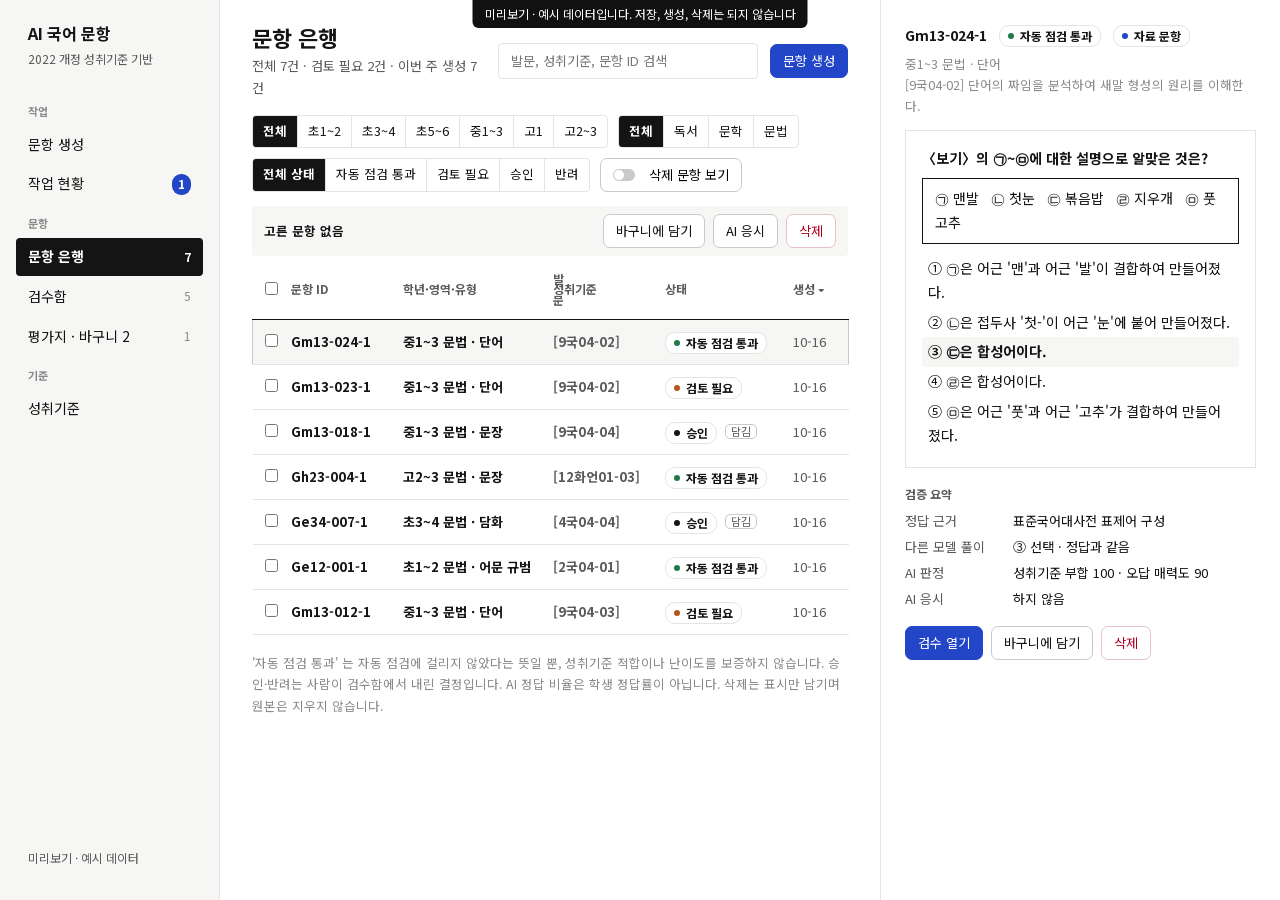
<file: index.html>
<!doctype html>
<html lang="ko">
<head>
<meta charset="utf-8">
<meta name="viewport" content="width=device-width, initial-scale=1">
<title>문항 은행 · AI 국어 문항 시스템</title>
<link rel="stylesheet" href="app.css">
<!-- 폐쇄망이라 CDN 을 쓰지 않는다. 부분 갱신은 app.js 가 맡고, 폼에는
     action 과 method 를 남겨 스크립트가 없어도 동작하게 둔다. -->
</head>
<body>




<div class="app">
  <nav class="side" aria-label="메뉴">
    <a class="side-brand" href="index.html"><b>AI 국어 문항</b><span>2022 개정 성취기준 기반</span></a>
    <div class="side-g">작업</div>
    <a class="side-i " href="generate.html">문항 생성
    <span class="n "></span></a>
    <a class="side-i " href="work.html">작업 현황
    <span class="n live" id="nav-jobs">1</span></a>
    <div class="side-g">문항</div>
    <a class="side-i on" href="index.html">문항 은행
    <span class="n ">7</span></a>
    <a class="side-i " href="review.html">검수함
    <span class="n ">5</span></a>
    <a class="side-i " href="papers.html">평가지 · 바구니 2
    <span class="n ">1</span></a>
    <div class="side-g">기준</div>
    <a class="side-i " href="standards.html">성취기준
    <span class="n "></span></a>
    <div class="side-foot">미리보기 · 예시 데이터</div>
  </nav>
  <div class="content">
    






<div class="split">
<div class="page">
  <div class="page-h">
    <div class="grow">
      <h1>문항 은행</h1>
      <div class="sub">전체 7건 · 검토 필요 2건 · 이번 주 생성 7건</div>
    </div>
    <form method="get" action="/" class="inline">
      
      
      <input type="search" name="q" class="search" value=""
             placeholder="발문, 성취기준, 문항 ID 검색" aria-label="검색">
    </form>
    <a class="btn primary" href="generate.html">문항 생성</a>
  </div>

  

  <div class="filters">
    <span class="segl" aria-label="학년군">
      <a href="?sort=created&desc=1" class="on">전체</a>
      <a href="?sort=created&desc=1&amp;band=e12" class="">초1~2</a><a href="?sort=created&desc=1&amp;band=e34" class="">초3~4</a><a href="?sort=created&desc=1&amp;band=e56" class="">초5~6</a><a href="?sort=created&desc=1&amp;band=m13" class="">중1~3</a><a href="?sort=created&desc=1&amp;band=h1" class="">고1</a><a href="?sort=created&desc=1&amp;band=h23" class="">고2~3</a>
    </span>
    <span class="segl" aria-label="영역">
      <a href="?sort=created&desc=1" class="on">전체</a>
      <a href="?sort=created&desc=1&amp;area=read" class="">독서</a><a href="?sort=created&desc=1&amp;area=lit" class="">문학</a><a href="?sort=created&desc=1&amp;area=gram" class="">문법</a>
    </span>
    <span class="segl" aria-label="상태">
      <a href="?sort=created&desc=1" class="on">전체 상태</a>
      <a href="?sort=created&desc=1&amp;st=passed" class="">자동 점검 통과</a><a href="?sort=created&desc=1&amp;st=review" class="">검토 필요</a><a href="?sort=created&desc=1&amp;st=approved" class="">승인</a><a href="?sort=created&desc=1&amp;st=rejected" class="">반려</a>
    </span>
    <form method="get" action="/" class="inline">
      <input type="hidden" name="deleted" value="1">
      
      
      <button class="toggle " type="submit">
        <span class="dot"></span>삭제 문항 보기</button>
    </form>
  </div>

  
  

  <!-- 선택 일괄 처리 -->
  <form id="bulk" method="post" class="bulk">
    <b id="picked-n" class="sm">고른 문항 없음</b>
    <span class="grow"></span>
    <button type="submit" class="btn" formaction="/cart/add"
            onclick="return fillIds(this)">바구니에 담기</button>
    <button type="submit" class="btn" formaction="/jobs/measure"
            onclick="return fillIds(this)">AI 응시</button>
    <button type="button" class="btn danger"
            onclick="openModal('/confirm/delete?ids=' + picked().join(','))">삭제</button>
    <input type="hidden" name="ids" id="bulk-ids">
  </form>

  <table class="tbl2">
    
    <thead><tr>
      <th style="width:30px"><input type="checkbox" id="chkall" onchange="checkAll(this.checked)" aria-label="전체 선택"></th>
      <th style="width:112px"><a href="?sort=item_id&desc=1">문항 ID</a></th>
      <th style="width:150px"><a href="?sort=type&desc=1">학년·영역·유형</a></th>
      <th><a href="?sort=question&desc=1">발문</a></th>
      <th style="width:112px"><a href="?sort=standard&desc=1">성취기준</a></th>
      <th style="width:128px"><a href="?sort=review&desc=1">상태</a></th>
      <th style="width:64px"><a href="?sort=created&desc=0">생성 ▾</a></th>
    </tr></thead>
    <tbody id="rows">
    

<tr class="" data-id="Gm13-024-1" onclick="rowClick(event, this)">
  <td><input type="checkbox" class="rowchk" value="Gm13-024-1"
             onchange="syncPicked()" aria-label="Gm13-024-1 선택"></td>
  <td class="id">Gm13-024-1</td>
  <td class="q">중1~3 문법 · 단어</td>
  <td class="q" title="〈보기〉의 ㉠~㉤에 대한 설명으로 알맞은 것은?">〈보기〉의 ㉠~㉤에 대한 설명으로 알맞은 것은?</td>
  <td class="s q">[9국04-02]</td>
  <td><span class="st passed">자동 점검 통과</span></td>
  <td class="s">10-16</td>
</tr>


<tr class="" data-id="Gm13-023-1" onclick="rowClick(event, this)">
  <td><input type="checkbox" class="rowchk" value="Gm13-023-1"
             onchange="syncPicked()" aria-label="Gm13-023-1 선택"></td>
  <td class="id">Gm13-023-1</td>
  <td class="q">중1~3 문법 · 단어</td>
  <td class="q" title="〈보기〉의 ㉠~㉤에 대한 설명으로 알맞은 것은?">〈보기〉의 ㉠~㉤에 대한 설명으로 알맞은 것은?</td>
  <td class="s q">[9국04-02]</td>
  <td><span class="st review">검토 필요</span></td>
  <td class="s">10-16</td>
</tr>


<tr class="" data-id="Gm13-018-1" onclick="rowClick(event, this)">
  <td><input type="checkbox" class="rowchk" value="Gm13-018-1"
             onchange="syncPicked()" aria-label="Gm13-018-1 선택"></td>
  <td class="id">Gm13-018-1</td>
  <td class="q">중1~3 문법 · 문장</td>
  <td class="q" title="〈보기〉의 ㉠~㉤에 대한 설명으로 알맞은 것은?">〈보기〉의 ㉠~㉤에 대한 설명으로 알맞은 것은?</td>
  <td class="s q">[9국04-04]</td>
  <td><span class="st approved">승인</span> <span class="tag">담김</span></td>
  <td class="s">10-16</td>
</tr>


<tr class="" data-id="Gh23-004-1" onclick="rowClick(event, this)">
  <td><input type="checkbox" class="rowchk" value="Gh23-004-1"
             onchange="syncPicked()" aria-label="Gh23-004-1 선택"></td>
  <td class="id">Gh23-004-1</td>
  <td class="q">고2~3 문법 · 문장</td>
  <td class="q" title="〈보기〉의 ㉠~㉤에 대해 탐구한 내용으로 적절한 것은?">〈보기〉의 ㉠~㉤에 대해 탐구한 내용으로 적절한 것은?</td>
  <td class="s q">[12화언01-03]</td>
  <td><span class="st passed">자동 점검 통과</span></td>
  <td class="s">10-16</td>
</tr>


<tr class="" data-id="Ge34-007-1" onclick="rowClick(event, this)">
  <td><input type="checkbox" class="rowchk" value="Ge34-007-1"
             onchange="syncPicked()" aria-label="Ge34-007-1 선택"></td>
  <td class="id">Ge34-007-1</td>
  <td class="q">초3~4 문법 · 담화</td>
  <td class="q" title="〈보기〉의 상황에서 높임 표현을 바르게 쓴 문장은 무엇인가요?">〈보기〉의 상황에서 높임 표현을 바르게 쓴 문장은 무엇인가요?</td>
  <td class="s q">[4국04-04]</td>
  <td><span class="st approved">승인</span> <span class="tag">담김</span></td>
  <td class="s">10-16</td>
</tr>


<tr class="" data-id="Ge12-001-1" onclick="rowClick(event, this)">
  <td><input type="checkbox" class="rowchk" value="Ge12-001-1"
             onchange="syncPicked()" aria-label="Ge12-001-1 선택"></td>
  <td class="id">Ge12-001-1</td>
  <td class="q">초1~2 문법 · 어문 규범</td>
  <td class="q" title="자음자와 그 이름을 바르게 짝지은 것은 무엇인가요?">자음자와 그 이름을 바르게 짝지은 것은 무엇인가요?</td>
  <td class="s q">[2국04-01]</td>
  <td><span class="st passed">자동 점검 통과</span></td>
  <td class="s">10-16</td>
</tr>


<tr class="" data-id="Gm13-012-1" onclick="rowClick(event, this)">
  <td><input type="checkbox" class="rowchk" value="Gm13-012-1"
             onchange="syncPicked()" aria-label="Gm13-012-1 선택"></td>
  <td class="id">Gm13-012-1</td>
  <td class="q">중1~3 문법 · 단어</td>
  <td class="q" title="〈보기〉의 ㉠~㉤에 대한 설명으로 알맞은 것은?">〈보기〉의 ㉠~㉤에 대한 설명으로 알맞은 것은?</td>
  <td class="s q">[9국04-03]</td>
  <td><span class="st review">검토 필요</span></td>
  <td class="s">10-16</td>
</tr>

    </tbody>
  </table>

  

  <p class="foot">'자동 점검 통과' 는 자동 점검에 걸리지 않았다는 뜻일 뿐, 성취기준 적합이나
    난이도를 보증하지 않습니다. 승인·반려는 사람이 검수함에서 내린 결정입니다.
    AI 정답 비율은 학생 정답률이 아닙니다. 삭제는 표시만 남기며 원본은 지우지 않습니다.</p>
  
</div>

<aside class="aside" id="preview">
  <p class="muted sm">표에서 문항을 누르면 여기에 문항과 검증 요약이 보입니다.</p>
</aside>
</div>

<script>
document.addEventListener('DOMContentLoaded', () => {
  /* 작업에서 넘어왔으면 그 문항을, 아니면 첫 문항을 미리 본다 */
  const want = "";
  const first = document.querySelector('#rows tr[data-id]');
  if (want) preview(want); else if (first) preview(first.dataset.id, first);
});
</script>

  </div>
</div>

<!-- 작업 목록은 보이지 않게 읽어 두고 메뉴의 숫자와 화면 갱신에만 쓴다 -->
<div id="joblist" hidden></div>

<div id="modal-back" class="modal-back" hidden onclick="closeModal(event)">
  <div class="modal" onclick="event.stopPropagation()">
    <button class="modal-x" onclick="closeModal()" aria-label="닫기">✕</button>
    <div id="modal"></div>
  </div>
</div>

<script src="app.js"></script>

<div style="position:fixed;left:50%;top:0;transform:translateX(-50%);z-index:2000;background:#111;color:#fff;
  font-size:12px;padding:4px 12px;border-radius:0 0 6px 6px">미리보기 · 예시 데이터입니다. 저장, 생성, 삭제는 되지 않습니다</div>
<script>
/* 정적 미리보기: 서버 조각은 미리 뽑아 둔 것으로 답하고, 쓰기는 막는다 */
const FRAG = {"/jobs": "\n<div id=\"job-sum\" hidden\n     data-run=\"1\" data-q=\"0\"\n     data-done=\"2\" data-fail=\"0\"\n     data-total=\"3\"><\/div>\n\n\n  \n\n  \n    \n    \n    \n    <div class=\"job running\" data-id=\"36\">\n      <span class=\"job-s\">진행중<\/span>\n\n      <span class=\"job-t\">문항 생성 · 중1~3 문법 3문항 x 4<\/span>\n\n      <span class=\"job-p\">7/12 AI판정<\/span>\n\n      <span class=\"job-x\">\n        \n          \n          <form method=\"post\" action=\"/jobs/36/cancel\" class=\"inline\"\n                onsubmit=\"event.preventDefault(); jobPost(this)\">\n            <button class=\"btn xs\" type=\"submit\" \n                    title=\"다음 단계로 넘어갈 때 멈춥니다\">중단<\/button>\n          <\/form>\n        \n      <\/span>\n\n      \n    <\/div>\n  \n    \n    \n    \n    <a class=\"job done go\" data-id=\"35\" href=\"index.html\" title=\"눌러서 결과 보기\">\n      <span class=\"job-s\">완료<\/span>\n\n      <span class=\"job-t\">문항 생성 · 중1~3 문법 1문항 x 4<\/span>\n\n      <span class=\"job-p\"><\/span>\n\n      <span class=\"job-x\">\n        \n          <span class=\"job-go\">보기 ›<\/span>\n        \n      <\/span>\n\n      \n    <\/a>\n  \n    \n    \n    \n    <a class=\"job done go\" data-id=\"32\" href=\"index.html\" title=\"눌러서 결과 보기\">\n      <span class=\"job-s\">완료<\/span>\n\n      <span class=\"job-t\">문항 생성 · 중1~3 문법 1문항 x 4<\/span>\n\n      <span class=\"job-p\"><\/span>\n\n      <span class=\"job-x\">\n        \n          <span class=\"job-go\">보기 ›<\/span>\n        \n      <\/span>\n\n      \n    <\/a>\n  \n\n  \n    <form method=\"post\" action=\"/jobs/clear\" class=\"inline\"\n          onsubmit=\"event.preventDefault(); jobPost(this)\">\n      <button class=\"btn xs\" type=\"submit\">끝난 작업 지우기<\/button>\n    <\/form>\n  \n", "/work": "\n\n\n\n<div class=\"work\">\n<div class=\"page\">\n  <div class=\"page-h\">\n    <div class=\"grow\"><h1>작업 현황<\/h1>\n      <div class=\"sub\">동시 생성 2 · 최근 1시간 한도 초과(429) 0회<\/div><\/div>\n    \n    <form method=\"post\" action=\"/jobs/clear\" class=\"inline\"><button class=\"btn\" type=\"submit\">끝난 작업 지우기<\/button><\/form>\n    \n  <\/div>\n\n  \n\n  \n  \n  <div class=\"jcard \">\n    <div class=\"jcard-h\">\n      <span class=\"live\">진행 중<\/span>\n      <b>#36 · 문항 생성 · 중1~3 문법 3문항 x 4<\/b>\n      <span class=\"grow\"><\/span>\n      <span class=\"sm muted\">7 / 12 · 1분 42초 경과<\/span>\n      <form method=\"post\" action=\"/jobs/36/cancel\" class=\"inline\">\n        <button class=\"btn danger\" type=\"submit\" \n                title=\"다음 단계로 넘어갈 때 멈춥니다\">중단<\/button>\n      <\/form>\n    <\/div>\n    <div class=\"pbar\"><i style=\"width:58%\"><\/i><\/div>\n    \n    <table class=\"sgrid\">\n      <thead><tr><th style=\"width:80px\">문항<\/th><th>문항생성<\/th><th>구조검증<\/th><th>AI판정<\/th><th>AI응시<\/th><th>해설작성<\/th><th>상태<\/th><\/tr><\/thead>\n      <tbody>\n      \n      \n      \n      <tr>\n        <td>8 / 12<\/td>\n        \n          \n            <td><span class=\"dot done\"><\/span>10초<\/td>\n          \n        \n          \n            <td><span class=\"dot \"><\/span><\/td>\n          \n        \n          \n            <td><span class=\"dot done\"><\/span>6초<\/td>\n          \n        \n          \n            <td><span class=\"dot done\"><\/span>9초<\/td>\n          \n        \n          \n            <td><span class=\"dot \"><\/span><\/td>\n          \n        \n        <td><span class=\"st passed\">자동 점검 통과<\/span>\n             <span class=\"sm muted\">25초<\/span>\n          <\/td>\n      <\/tr>\n      \n      \n      \n      <tr>\n        <td>9 / 12<\/td>\n        \n          <td><span class=\"dot done\"><\/span><\/td>\n          \n        \n          <td><span class=\"dot done\"><\/span><\/td>\n          \n        \n          <td class=\"cur-t\"><span class=\"dot cur\"><\/span>진행 중<\/td>\n          \n        \n          <td><span class=\"dot\"><\/span><\/td>\n        \n          <td><span class=\"dot\"><\/span><\/td>\n        \n        <td>AI판정<\/td>\n      <\/tr>\n      \n      \n      \n      <tr>\n        <td>10 / 12<\/td>\n        \n          <td class=\"cur-t\"><span class=\"dot cur\"><\/span>진행 중<\/td>\n          \n        \n          <td><span class=\"dot\"><\/span><\/td>\n        \n          <td><span class=\"dot\"><\/span><\/td>\n        \n          <td><span class=\"dot\"><\/span><\/td>\n        \n          <td><span class=\"dot\"><\/span><\/td>\n        \n        <td>문항생성<\/td>\n      <\/tr>\n      \n      <\/tbody>\n    <\/table>\n    \n  <\/div>\n  \n\n  \n  <div class=\"lbl2\">끝난 작업<\/div>\n  <table class=\"tbl2\">\n    <thead><tr><th style=\"width:56px\">번호<\/th><th>내용<\/th><th style=\"width:70px\">만듦<\/th>\n      <th style=\"width:80px\">검토 필요<\/th><th style=\"width:60px\">실패<\/th><th style=\"width:90px\">소요<\/th>\n      <th style=\"width:80px\">429 대기<\/th><th style=\"width:110px\"><\/th><\/tr><\/thead>\n    <tbody>\n    \n    \n    <tr>\n      <td class=\"id\">#35<\/td>\n      <td class=\"q\" title=\"문항 생성 · 중1~3 문법 1문항 x 4\">문항 생성 · 중1~3 문법 1문항 x 4\n        \n        <\/td>\n      <td>4<\/td>\n      <td>0<\/td>\n      <td>0<\/td>\n      <td>22초<\/td>\n      <td class=\"\">0초<\/td>\n      <td><a class=\"btn xs\" href=\"index.html\">결과 보기<\/a>\n        <\/td>\n    <\/tr>\n    \n    \n    <tr>\n      <td class=\"id\">#32<\/td>\n      <td class=\"q\" title=\"문항 생성 · 중1~3 문법 1문항 x 4\">문항 생성 · 중1~3 문법 1문항 x 4\n        \n        <\/td>\n      <td>4<\/td>\n      <td>0<\/td>\n      <td>0<\/td>\n      <td>6분 7초<\/td>\n      <td class=\"warn-n\">360초<\/td>\n      <td><a class=\"btn xs\" href=\"index.html\">결과 보기<\/a>\n        <\/td>\n    <\/tr>\n    \n    <\/tbody>\n  <\/table>\n  \n<\/div>\n\n<aside class=\"work-side\">\n  <b style=\"font-size:16px\">단계별 평균 소요<\/b>\n  <div class=\"sm muted\">최근 20세트 기준<\/div>\n  \n  <div class=\"meter\"><div class=\"h\">문항생성<b>18초<\/b><\/div>\n    <div class=\"b\"><i style=\"width:100%\"><\/i><\/div><\/div>\n  \n  <div class=\"meter\"><div class=\"h\">구조검증<b>0초<\/b><\/div>\n    <div class=\"b\"><i style=\"width:0%\"><\/i><\/div><\/div>\n  \n  <div class=\"meter\"><div class=\"h\">AI판정<b>9초<\/b><\/div>\n    <div class=\"b\"><i style=\"width:50%\"><\/i><\/div><\/div>\n  \n  <div class=\"meter\"><div class=\"h\">AI응시<b>0초<\/b><\/div>\n    <div class=\"b\"><i style=\"width:0%\"><\/i><\/div><\/div>\n  \n  <div class=\"meter\"><div class=\"h\">해설작성<b>0초<\/b><\/div>\n    <div class=\"b\"><i style=\"width:0%\"><\/i><\/div><\/div>\n  \n  <div style=\"border-top:1px solid var(--line);margin-top:16px;padding-top:12px\">\n    <b>게이트웨이 (최근 1시간)<\/b>\n    <dl class=\"kv\" style=\"grid-template-columns:1fr auto\">\n      <dt>호출 수<\/dt><dd>0회<\/dd>\n      <dt>호출 시간 합<\/dt><dd>0초<\/dd>\n      <dt>한도 초과(429)<\/dt><dd>0회 · 대기 6분 0초<\/dd>\n      <dt>동시 생성<\/dt><dd>2 (AIKOR_PARALLEL)<\/dd>\n    <\/dl>\n    <p class=\"sm muted\">호출 기록은 작업이 끝날 때 남습니다. 동시에 돈 작업이 있으면 서로의 몫이 섞일 수 있습니다.<\/p>\n  <\/div>\n<\/aside>\n<\/div>", "/items/Gm13-024-1/preview": "\n\n<div class=\"page-h\" style=\"margin:0 0 6px\">\n  <b>Gm13-024-1<\/b>\n  <span class=\"st passed\">자동 점검 통과<\/span>\n  <span class=\"st data\">자료 문항<\/span>\n  \n<\/div>\n<div class=\"sm muted\">중1~3 문법 · 단어<\/div>\n<div class=\"sm muted\">[9국04-02] 단어의 짜임을 분석하여 새말 형성의 원리를 이해한다.<\/div>\n\n<div class=\"paperq\">\n  \n  <p class=\"qq\">〈보기〉의 ㉠~㉤에 대한 설명으로 알맞은 것은?<\/p>\n  <div class=\"bx\">㉠ 맨발   ㉡ 첫눈   ㉢ 볶음밥   ㉣ 지우개   ㉤ 풋고추<\/div>\n  <ol>\n    \n    <li class=\"\">① ㉠은 어근 &#39;맨&#39;과 어근 &#39;발&#39;이 결합하여 만들어졌다.<\/li>\n    \n    <li class=\"\">② ㉡은 접두사 &#39;첫-&#39;이 어근 &#39;눈&#39;에 붙어 만들어졌다.<\/li>\n    \n    <li class=\"ans\">③ ㉢은 합성어이다.<\/li>\n    \n    <li class=\"\">④ ㉣은 합성어이다.<\/li>\n    \n    <li class=\"\">⑤ ㉤은 어근 &#39;풋&#39;과 어근 &#39;고추&#39;가 결합하여 만들어졌다.<\/li>\n    \n  <\/ol>\n<\/div>\n\n<div class=\"lbl2\">검증 요약<\/div>\n<dl class=\"kv\">\n  <dt>정답 근거<\/dt><dd>표준국어대사전 표제어 구성<\/dd>\n  <dt>다른 모델 풀이<\/dt><dd>③ 선택 · 정답과 같음<\/dd>\n  <dt>AI 판정<\/dt><dd>성취기준 부합 100 · 오답 매력도 90<\/dd>\n  <dt>AI 응시<\/dt><dd>하지 않음<\/dd>\n  \n<\/dl>\n\n<div class=\"bar\" style=\"margin-top:16px\">\n  <a class=\"btn primary\" href=\"review-Gm13-024-1.html\">검수 열기<\/a>\n  <form method=\"post\" action=\"/cart/add\" class=\"inline\">\n    <input type=\"hidden\" name=\"ids\" value=\"Gm13-024-1\">\n    <button class=\"btn\" type=\"submit\">바구니에 담기<\/button>\n  <\/form>\n  \n    <button class=\"btn danger\" onclick=\"openModal('/confirm/delete?ids=Gm13-024-1')\">삭제<\/button>\n  \n<\/div>", "/items/Gm13-024-1": "\n\n<div class=\"page-h\" style=\"margin:0 0 6px\">\n  <b>Gm13-024-1<\/b>\n  <span class=\"st passed\">자동 점검 통과<\/span>\n  <span class=\"st data\">자료 문항<\/span>\n  \n<\/div>\n<div class=\"sm muted\">중1~3 문법 · 단어<\/div>\n<div class=\"sm muted\">[9국04-02] 단어의 짜임을 분석하여 새말 형성의 원리를 이해한다.<\/div>\n\n<div class=\"paperq\">\n  \n  <p class=\"qq\">〈보기〉의 ㉠~㉤에 대한 설명으로 알맞은 것은?<\/p>\n  <div class=\"bx\">㉠ 맨발   ㉡ 첫눈   ㉢ 볶음밥   ㉣ 지우개   ㉤ 풋고추<\/div>\n  <ol>\n    \n    <li class=\"\">① ㉠은 어근 &#39;맨&#39;과 어근 &#39;발&#39;이 결합하여 만들어졌다.<\/li>\n    \n    <li class=\"\">② ㉡은 접두사 &#39;첫-&#39;이 어근 &#39;눈&#39;에 붙어 만들어졌다.<\/li>\n    \n    <li class=\"ans\">③ ㉢은 합성어이다.<\/li>\n    \n    <li class=\"\">④ ㉣은 합성어이다.<\/li>\n    \n    <li class=\"\">⑤ ㉤은 어근 &#39;풋&#39;과 어근 &#39;고추&#39;가 결합하여 만들어졌다.<\/li>\n    \n  <\/ol>\n<\/div>\n\n<div class=\"lbl2\">검증 요약<\/div>\n<dl class=\"kv\">\n  <dt>정답 근거<\/dt><dd>표준국어대사전 표제어 구성<\/dd>\n  <dt>다른 모델 풀이<\/dt><dd>③ 선택 · 정답과 같음<\/dd>\n  <dt>AI 판정<\/dt><dd>성취기준 부합 100 · 오답 매력도 90<\/dd>\n  <dt>AI 응시<\/dt><dd>하지 않음<\/dd>\n  \n<\/dl>\n\n<div class=\"bar\" style=\"margin-top:16px\">\n  <a class=\"btn primary\" href=\"review-Gm13-024-1.html\">검수 열기<\/a>\n  <form method=\"post\" action=\"/cart/add\" class=\"inline\">\n    <input type=\"hidden\" name=\"ids\" value=\"Gm13-024-1\">\n    <button class=\"btn\" type=\"submit\">바구니에 담기<\/button>\n  <\/form>\n  \n    <button class=\"btn danger\" onclick=\"openModal('/confirm/delete?ids=Gm13-024-1')\">삭제<\/button>\n  \n<\/div>", "/items/Gm13-023-1/preview": "\n\n<div class=\"page-h\" style=\"margin:0 0 6px\">\n  <b>Gm13-023-1<\/b>\n  <span class=\"st review\">검토 필요<\/span>\n  <span class=\"st data\">자료 문항<\/span>\n  \n<\/div>\n<div class=\"sm muted\">중1~3 문법 · 단어<\/div>\n<div class=\"sm muted\">[9국04-02] 단어의 짜임을 분석하여 새말 형성의 원리를 이해한다.<\/div>\n\n<div class=\"paperq\">\n  \n  <p class=\"qq\">〈보기〉의 ㉠~㉤에 대한 설명으로 알맞은 것은?<\/p>\n  <div class=\"bx\">㉠ 놀이터   ㉡ 첫눈   ㉢ 맨발   ㉣ 개떡   ㉤ 덮개<\/div>\n  <ol>\n    \n    <li class=\"\">① ㉠은 어근 &#39;놀이&#39;에 접미사 &#39;-터&#39;가 붙어 만들어졌다.<\/li>\n    \n    <li class=\"\">② ㉡은 접두사 &#39;첫-&#39;이 어근 &#39;눈&#39;에 붙어 만들어졌다.<\/li>\n    \n    <li class=\"ans\">③ ㉢은 접두사 &#39;맨-&#39;이 어근 &#39;발&#39;에 붙어 만들어졌다.<\/li>\n    \n    <li class=\"\">④ ㉣은 합성어이다.<\/li>\n    \n    <li class=\"\">⑤ ㉤은 어근 &#39;덮-&#39;과 어근 &#39;개&#39;가 결합하여 만들어졌다.<\/li>\n    \n  <\/ol>\n<\/div>\n\n<div class=\"lbl2\">검증 요약<\/div>\n<dl class=\"kv\">\n  <dt>정답 근거<\/dt><dd>표준국어대사전 표제어 구성<\/dd>\n  <dt>다른 모델 풀이<\/dt><dd>③ 선택 · 정답과 같음<\/dd>\n  <dt>AI 판정<\/dt><dd>성취기준 부합 100 · 오답 매력도 90<\/dd>\n  <dt>AI 응시<\/dt><dd>하지 않음<\/dd>\n  \n<\/dl>\n\n<div class=\"bar\" style=\"margin-top:16px\">\n  <a class=\"btn primary\" href=\"review-Gm13-023-1.html\">검수 열기<\/a>\n  <form method=\"post\" action=\"/cart/add\" class=\"inline\">\n    <input type=\"hidden\" name=\"ids\" value=\"Gm13-023-1\">\n    <button class=\"btn\" type=\"submit\">바구니에 담기<\/button>\n  <\/form>\n  \n    <button class=\"btn danger\" onclick=\"openModal('/confirm/delete?ids=Gm13-023-1')\">삭제<\/button>\n  \n<\/div>", "/items/Gm13-023-1": "\n\n<div class=\"page-h\" style=\"margin:0 0 6px\">\n  <b>Gm13-023-1<\/b>\n  <span class=\"st review\">검토 필요<\/span>\n  <span class=\"st data\">자료 문항<\/span>\n  \n<\/div>\n<div class=\"sm muted\">중1~3 문법 · 단어<\/div>\n<div class=\"sm muted\">[9국04-02] 단어의 짜임을 분석하여 새말 형성의 원리를 이해한다.<\/div>\n\n<div class=\"paperq\">\n  \n  <p class=\"qq\">〈보기〉의 ㉠~㉤에 대한 설명으로 알맞은 것은?<\/p>\n  <div class=\"bx\">㉠ 놀이터   ㉡ 첫눈   ㉢ 맨발   ㉣ 개떡   ㉤ 덮개<\/div>\n  <ol>\n    \n    <li class=\"\">① ㉠은 어근 &#39;놀이&#39;에 접미사 &#39;-터&#39;가 붙어 만들어졌다.<\/li>\n    \n    <li class=\"\">② ㉡은 접두사 &#39;첫-&#39;이 어근 &#39;눈&#39;에 붙어 만들어졌다.<\/li>\n    \n    <li class=\"ans\">③ ㉢은 접두사 &#39;맨-&#39;이 어근 &#39;발&#39;에 붙어 만들어졌다.<\/li>\n    \n    <li class=\"\">④ ㉣은 합성어이다.<\/li>\n    \n    <li class=\"\">⑤ ㉤은 어근 &#39;덮-&#39;과 어근 &#39;개&#39;가 결합하여 만들어졌다.<\/li>\n    \n  <\/ol>\n<\/div>\n\n<div class=\"lbl2\">검증 요약<\/div>\n<dl class=\"kv\">\n  <dt>정답 근거<\/dt><dd>표준국어대사전 표제어 구성<\/dd>\n  <dt>다른 모델 풀이<\/dt><dd>③ 선택 · 정답과 같음<\/dd>\n  <dt>AI 판정<\/dt><dd>성취기준 부합 100 · 오답 매력도 90<\/dd>\n  <dt>AI 응시<\/dt><dd>하지 않음<\/dd>\n  \n<\/dl>\n\n<div class=\"bar\" style=\"margin-top:16px\">\n  <a class=\"btn primary\" href=\"review-Gm13-023-1.html\">검수 열기<\/a>\n  <form method=\"post\" action=\"/cart/add\" class=\"inline\">\n    <input type=\"hidden\" name=\"ids\" value=\"Gm13-023-1\">\n    <button class=\"btn\" type=\"submit\">바구니에 담기<\/button>\n  <\/form>\n  \n    <button class=\"btn danger\" onclick=\"openModal('/confirm/delete?ids=Gm13-023-1')\">삭제<\/button>\n  \n<\/div>", "/items/Gm13-018-1/preview": "\n\n<div class=\"page-h\" style=\"margin:0 0 6px\">\n  <b>Gm13-018-1<\/b>\n  <span class=\"st approved\">승인<\/span>\n  <span class=\"st data\">자료 문항<\/span>\n  \n<\/div>\n<div class=\"sm muted\">중1~3 문법 · 문장<\/div>\n<div class=\"sm muted\">[9국04-04] 문장의 짜임을 이해하고 표현 효과를 고려하여 문장을 구성한다.<\/div>\n\n<div class=\"paperq\">\n  \n  <p class=\"qq\">〈보기〉의 ㉠~㉤에 대한 설명으로 알맞은 것은?<\/p>\n  <div class=\"bx\">㉠ 할아버지는 마음이 따뜻하시다.\n㉡ 내가 어제 읽은 책은 무척 재미있었다.\n㉢ 눈이 많이 내리면 학교가 쉰다.\n㉣ 할머니께서 시골에서 감자와 고구마를 보내셨다.\n㉤ 주말에 우리는 영화를 보거나 산책을 한다.<\/div>\n  <ol>\n    \n    <li class=\"\">① ㉣은 겹문장이다.<\/li>\n    \n    <li class=\"\">② ㉡은 명사절을 안은 문장이다.<\/li>\n    \n    <li class=\"ans\">③ ㉠은 서술절을 안은 문장이다.<\/li>\n    \n    <li class=\"\">④ ㉤은 종속적으로 이어진 문장이다.<\/li>\n    \n    <li class=\"\">⑤ ㉢은 대등하게 이어진 문장이다.<\/li>\n    \n  <\/ol>\n<\/div>\n\n<div class=\"lbl2\">검증 요약<\/div>\n<dl class=\"kv\">\n  <dt>정답 근거<\/dt><dd>문장의 짜임(학교 문법)<\/dd>\n  <dt>다른 모델 풀이<\/dt><dd>③ 선택 · 정답과 같음<\/dd>\n  <dt>AI 판정<\/dt><dd>성취기준 부합 100 · 오답 매력도 90<\/dd>\n  <dt>AI 응시<\/dt><dd>하지 않음<\/dd>\n  \n<\/dl>\n\n<div class=\"bar\" style=\"margin-top:16px\">\n  <a class=\"btn primary\" href=\"review-Gm13-018-1.html\">검수 열기<\/a>\n  <form method=\"post\" action=\"/cart/add\" class=\"inline\">\n    <input type=\"hidden\" name=\"ids\" value=\"Gm13-018-1\">\n    <button class=\"btn\" type=\"submit\">바구니에 담기<\/button>\n  <\/form>\n  \n    <button class=\"btn danger\" onclick=\"openModal('/confirm/delete?ids=Gm13-018-1')\">삭제<\/button>\n  \n<\/div>", "/items/Gm13-018-1": "\n\n<div class=\"page-h\" style=\"margin:0 0 6px\">\n  <b>Gm13-018-1<\/b>\n  <span class=\"st approved\">승인<\/span>\n  <span class=\"st data\">자료 문항<\/span>\n  \n<\/div>\n<div class=\"sm muted\">중1~3 문법 · 문장<\/div>\n<div class=\"sm muted\">[9국04-04] 문장의 짜임을 이해하고 표현 효과를 고려하여 문장을 구성한다.<\/div>\n\n<div class=\"paperq\">\n  \n  <p class=\"qq\">〈보기〉의 ㉠~㉤에 대한 설명으로 알맞은 것은?<\/p>\n  <div class=\"bx\">㉠ 할아버지는 마음이 따뜻하시다.\n㉡ 내가 어제 읽은 책은 무척 재미있었다.\n㉢ 눈이 많이 내리면 학교가 쉰다.\n㉣ 할머니께서 시골에서 감자와 고구마를 보내셨다.\n㉤ 주말에 우리는 영화를 보거나 산책을 한다.<\/div>\n  <ol>\n    \n    <li class=\"\">① ㉣은 겹문장이다.<\/li>\n    \n    <li class=\"\">② ㉡은 명사절을 안은 문장이다.<\/li>\n    \n    <li class=\"ans\">③ ㉠은 서술절을 안은 문장이다.<\/li>\n    \n    <li class=\"\">④ ㉤은 종속적으로 이어진 문장이다.<\/li>\n    \n    <li class=\"\">⑤ ㉢은 대등하게 이어진 문장이다.<\/li>\n    \n  <\/ol>\n<\/div>\n\n<div class=\"lbl2\">검증 요약<\/div>\n<dl class=\"kv\">\n  <dt>정답 근거<\/dt><dd>문장의 짜임(학교 문법)<\/dd>\n  <dt>다른 모델 풀이<\/dt><dd>③ 선택 · 정답과 같음<\/dd>\n  <dt>AI 판정<\/dt><dd>성취기준 부합 100 · 오답 매력도 90<\/dd>\n  <dt>AI 응시<\/dt><dd>하지 않음<\/dd>\n  \n<\/dl>\n\n<div class=\"bar\" style=\"margin-top:16px\">\n  <a class=\"btn primary\" href=\"review-Gm13-018-1.html\">검수 열기<\/a>\n  <form method=\"post\" action=\"/cart/add\" class=\"inline\">\n    <input type=\"hidden\" name=\"ids\" value=\"Gm13-018-1\">\n    <button class=\"btn\" type=\"submit\">바구니에 담기<\/button>\n  <\/form>\n  \n    <button class=\"btn danger\" onclick=\"openModal('/confirm/delete?ids=Gm13-018-1')\">삭제<\/button>\n  \n<\/div>", "/items/Gh23-004-1/preview": "\n\n<div class=\"page-h\" style=\"margin:0 0 6px\">\n  <b>Gh23-004-1<\/b>\n  <span class=\"st passed\">자동 점검 통과<\/span>\n  <span class=\"st data\">자료 문항<\/span>\n  \n<\/div>\n<div class=\"sm muted\">고2~3 문법 · 문장<\/div>\n<div class=\"sm muted\">[12화언01-03] 품사와 문장 구조에 대한 지식을 활용하여 언어 자료를 분석하고 설명한다.<\/div>\n\n<div class=\"paperq\">\n  \n  <p class=\"qq\">〈보기〉의 ㉠~㉤에 대해 탐구한 내용으로 적절한 것은?<\/p>\n  <div class=\"bx\">㉠ 내가 어제 읽은 책은 재미있었지만 결말이 아쉬웠다.\n㉡ 비가 오는 소리가 들려서 나는 창문을 닫았다.\n㉢ 나는 그가 범인임을 알았지만 아무에게도 말하지 않았다.\n㉣ 민지는 &#34;같이 가자.&#34;라고 외쳤지만 아무도 대답하지 않았다.\n㉤ 동생이 상을 받았음이 알려져서 온 가족이 기뻐했다.<\/div>\n  <ol>\n    \n    <li class=\"\">① ㉠은 관형절 &#39;내가 어제 읽은&#39;에는 생략된 성분이 없고, 앞 절과 뒤 절이 대등하게 이어져 있다.<\/li>\n    \n    <li class=\"ans\">② ㉡은 관형절 &#39;비가 오는&#39;에는 생략된 성분이 없고, 연결 어미 &#39;-어서&#39;가 앞뒤 절을 &#39;원인&#39;의 관계로 잇는다.<\/li>\n    \n    <li class=\"\">③ ㉢은 명사절 &#39;그가 범인임&#39;이 주어의 구실을 하고, 연결 어미 &#39;-지만&#39;이 앞뒤 절을 &#39;대조&#39;의 관계로 잇는다.<\/li>\n    \n    <li class=\"\">④ ㉣은 인용 조사 &#39;라고&#39;를 써서 남의 말을 간접 인용하였고, 앞 절과 뒤 절이 대등하게 이어져 있다.<\/li>\n    \n    <li class=\"\">⑤ ㉤은 명사절 &#39;동생이 상을 받았음&#39;이 주어의 구실을 하고, 앞 절과 뒤 절이 대등하게 이어져 있다.<\/li>\n    \n  <\/ol>\n<\/div>\n\n<div class=\"lbl2\">검증 요약<\/div>\n<dl class=\"kv\">\n  <dt>정답 근거<\/dt><dd>문장 구조(학교 문법)<\/dd>\n  <dt>다른 모델 풀이<\/dt><dd>② 선택 · 정답과 같음<\/dd>\n  <dt>AI 판정<\/dt><dd>성취기준 부합 100 · 오답 매력도 90<\/dd>\n  <dt>AI 응시<\/dt><dd>하지 않음<\/dd>\n  \n<\/dl>\n\n<div class=\"bar\" style=\"margin-top:16px\">\n  <a class=\"btn primary\" href=\"review-Gh23-004-1.html\">검수 열기<\/a>\n  <form method=\"post\" action=\"/cart/add\" class=\"inline\">\n    <input type=\"hidden\" name=\"ids\" value=\"Gh23-004-1\">\n    <button class=\"btn\" type=\"submit\">바구니에 담기<\/button>\n  <\/form>\n  \n    <button class=\"btn danger\" onclick=\"openModal('/confirm/delete?ids=Gh23-004-1')\">삭제<\/button>\n  \n<\/div>", "/items/Gh23-004-1": "\n\n<div class=\"page-h\" style=\"margin:0 0 6px\">\n  <b>Gh23-004-1<\/b>\n  <span class=\"st passed\">자동 점검 통과<\/span>\n  <span class=\"st data\">자료 문항<\/span>\n  \n<\/div>\n<div class=\"sm muted\">고2~3 문법 · 문장<\/div>\n<div class=\"sm muted\">[12화언01-03] 품사와 문장 구조에 대한 지식을 활용하여 언어 자료를 분석하고 설명한다.<\/div>\n\n<div class=\"paperq\">\n  \n  <p class=\"qq\">〈보기〉의 ㉠~㉤에 대해 탐구한 내용으로 적절한 것은?<\/p>\n  <div class=\"bx\">㉠ 내가 어제 읽은 책은 재미있었지만 결말이 아쉬웠다.\n㉡ 비가 오는 소리가 들려서 나는 창문을 닫았다.\n㉢ 나는 그가 범인임을 알았지만 아무에게도 말하지 않았다.\n㉣ 민지는 &#34;같이 가자.&#34;라고 외쳤지만 아무도 대답하지 않았다.\n㉤ 동생이 상을 받았음이 알려져서 온 가족이 기뻐했다.<\/div>\n  <ol>\n    \n    <li class=\"\">① ㉠은 관형절 &#39;내가 어제 읽은&#39;에는 생략된 성분이 없고, 앞 절과 뒤 절이 대등하게 이어져 있다.<\/li>\n    \n    <li class=\"ans\">② ㉡은 관형절 &#39;비가 오는&#39;에는 생략된 성분이 없고, 연결 어미 &#39;-어서&#39;가 앞뒤 절을 &#39;원인&#39;의 관계로 잇는다.<\/li>\n    \n    <li class=\"\">③ ㉢은 명사절 &#39;그가 범인임&#39;이 주어의 구실을 하고, 연결 어미 &#39;-지만&#39;이 앞뒤 절을 &#39;대조&#39;의 관계로 잇는다.<\/li>\n    \n    <li class=\"\">④ ㉣은 인용 조사 &#39;라고&#39;를 써서 남의 말을 간접 인용하였고, 앞 절과 뒤 절이 대등하게 이어져 있다.<\/li>\n    \n    <li class=\"\">⑤ ㉤은 명사절 &#39;동생이 상을 받았음&#39;이 주어의 구실을 하고, 앞 절과 뒤 절이 대등하게 이어져 있다.<\/li>\n    \n  <\/ol>\n<\/div>\n\n<div class=\"lbl2\">검증 요약<\/div>\n<dl class=\"kv\">\n  <dt>정답 근거<\/dt><dd>문장 구조(학교 문법)<\/dd>\n  <dt>다른 모델 풀이<\/dt><dd>② 선택 · 정답과 같음<\/dd>\n  <dt>AI 판정<\/dt><dd>성취기준 부합 100 · 오답 매력도 90<\/dd>\n  <dt>AI 응시<\/dt><dd>하지 않음<\/dd>\n  \n<\/dl>\n\n<div class=\"bar\" style=\"margin-top:16px\">\n  <a class=\"btn primary\" href=\"review-Gh23-004-1.html\">검수 열기<\/a>\n  <form method=\"post\" action=\"/cart/add\" class=\"inline\">\n    <input type=\"hidden\" name=\"ids\" value=\"Gh23-004-1\">\n    <button class=\"btn\" type=\"submit\">바구니에 담기<\/button>\n  <\/form>\n  \n    <button class=\"btn danger\" onclick=\"openModal('/confirm/delete?ids=Gh23-004-1')\">삭제<\/button>\n  \n<\/div>", "/items/Ge34-007-1/preview": "\n\n<div class=\"page-h\" style=\"margin:0 0 6px\">\n  <b>Ge34-007-1<\/b>\n  <span class=\"st approved\">승인<\/span>\n  <span class=\"st data\">자료 문항<\/span>\n  \n<\/div>\n<div class=\"sm muted\">초3~4 문법 · 담화<\/div>\n<div class=\"sm muted\">[4국04-04] 글과 담화에 쓰인 높임 표현과 지시⋅접속 표현을 이해하고 상황에 맞게 표현한다.<\/div>\n\n<div class=\"paperq\">\n  \n  <p class=\"qq\">〈보기〉의 상황에서 높임 표현을 바르게 쓴 문장은 무엇인가요?<\/p>\n  <div class=\"bx\">민지는 주말에 할머니 댁에 가서 하루를 지냈습니다. 그날 있었던 일을 일기로 썼습니다. (문장 속 &#39;나&#39; 는 민지입니다.)<\/div>\n  <ol>\n    \n    <li class=\"\">① 나는 저녁을 먹고 일찍 주무셨다.<\/li>\n    \n    <li class=\"ans\">② 할머니께서 마당에 계셨다.<\/li>\n    \n    <li class=\"\">③ 할머니께서 잘 왔다고 말했다.<\/li>\n    \n    <li class=\"\">④ 할머니께서 나에게 용돈을 드렸다.<\/li>\n    \n  <\/ol>\n<\/div>\n\n<div class=\"lbl2\">검증 요약<\/div>\n<dl class=\"kv\">\n  <dt>정답 근거<\/dt><dd>표준국어대사전 높임말<\/dd>\n  <dt>다른 모델 풀이<\/dt><dd>② 선택 · 정답과 같음<\/dd>\n  <dt>AI 판정<\/dt><dd>성취기준 부합 100 · 오답 매력도 90<\/dd>\n  <dt>AI 응시<\/dt><dd>하지 않음<\/dd>\n  \n<\/dl>\n\n<div class=\"bar\" style=\"margin-top:16px\">\n  <a class=\"btn primary\" href=\"review-Ge34-007-1.html\">검수 열기<\/a>\n  <form method=\"post\" action=\"/cart/add\" class=\"inline\">\n    <input type=\"hidden\" name=\"ids\" value=\"Ge34-007-1\">\n    <button class=\"btn\" type=\"submit\">바구니에 담기<\/button>\n  <\/form>\n  \n    <button class=\"btn danger\" onclick=\"openModal('/confirm/delete?ids=Ge34-007-1')\">삭제<\/button>\n  \n<\/div>", "/items/Ge34-007-1": "\n\n<div class=\"page-h\" style=\"margin:0 0 6px\">\n  <b>Ge34-007-1<\/b>\n  <span class=\"st approved\">승인<\/span>\n  <span class=\"st data\">자료 문항<\/span>\n  \n<\/div>\n<div class=\"sm muted\">초3~4 문법 · 담화<\/div>\n<div class=\"sm muted\">[4국04-04] 글과 담화에 쓰인 높임 표현과 지시⋅접속 표현을 이해하고 상황에 맞게 표현한다.<\/div>\n\n<div class=\"paperq\">\n  \n  <p class=\"qq\">〈보기〉의 상황에서 높임 표현을 바르게 쓴 문장은 무엇인가요?<\/p>\n  <div class=\"bx\">민지는 주말에 할머니 댁에 가서 하루를 지냈습니다. 그날 있었던 일을 일기로 썼습니다. (문장 속 &#39;나&#39; 는 민지입니다.)<\/div>\n  <ol>\n    \n    <li class=\"\">① 나는 저녁을 먹고 일찍 주무셨다.<\/li>\n    \n    <li class=\"ans\">② 할머니께서 마당에 계셨다.<\/li>\n    \n    <li class=\"\">③ 할머니께서 잘 왔다고 말했다.<\/li>\n    \n    <li class=\"\">④ 할머니께서 나에게 용돈을 드렸다.<\/li>\n    \n  <\/ol>\n<\/div>\n\n<div class=\"lbl2\">검증 요약<\/div>\n<dl class=\"kv\">\n  <dt>정답 근거<\/dt><dd>표준국어대사전 높임말<\/dd>\n  <dt>다른 모델 풀이<\/dt><dd>② 선택 · 정답과 같음<\/dd>\n  <dt>AI 판정<\/dt><dd>성취기준 부합 100 · 오답 매력도 90<\/dd>\n  <dt>AI 응시<\/dt><dd>하지 않음<\/dd>\n  \n<\/dl>\n\n<div class=\"bar\" style=\"margin-top:16px\">\n  <a class=\"btn primary\" href=\"review-Ge34-007-1.html\">검수 열기<\/a>\n  <form method=\"post\" action=\"/cart/add\" class=\"inline\">\n    <input type=\"hidden\" name=\"ids\" value=\"Ge34-007-1\">\n    <button class=\"btn\" type=\"submit\">바구니에 담기<\/button>\n  <\/form>\n  \n    <button class=\"btn danger\" onclick=\"openModal('/confirm/delete?ids=Ge34-007-1')\">삭제<\/button>\n  \n<\/div>", "/items/Ge12-001-1/preview": "\n\n<div class=\"page-h\" style=\"margin:0 0 6px\">\n  <b>Ge12-001-1<\/b>\n  <span class=\"st passed\">자동 점검 통과<\/span>\n  <span class=\"st data\">자료 문항<\/span>\n  \n<\/div>\n<div class=\"sm muted\">초1~2 문법 · 어문 규범<\/div>\n<div class=\"sm muted\">[2국04-01] 한글 자모의 이름과 소릿값을 알고 정확하게 발음하고 쓴다.<\/div>\n\n<div class=\"paperq\">\n  \n  <p class=\"qq\">자음자와 그 이름을 바르게 짝지은 것은 무엇인가요?<\/p>\n  \n  <ol>\n    \n    <li class=\"\">① ㄱ - 기윽<\/li>\n    \n    <li class=\"ans\">② ㄷ - 디귿<\/li>\n    \n    <li class=\"\">③ ㅅ - 시읏<\/li>\n    \n    <li class=\"\">④ ㅈ - 지읃<\/li>\n    \n  <\/ol>\n<\/div>\n\n<div class=\"lbl2\">검증 요약<\/div>\n<dl class=\"kv\">\n  <dt>정답 근거<\/dt><dd>한글 맞춤법 제4항<\/dd>\n  <dt>다른 모델 풀이<\/dt><dd>② 선택 · 정답과 같음<\/dd>\n  <dt>AI 판정<\/dt><dd>성취기준 부합 100 · 오답 매력도 90<\/dd>\n  <dt>AI 응시<\/dt><dd>하지 않음<\/dd>\n  \n<\/dl>\n\n<div class=\"bar\" style=\"margin-top:16px\">\n  <a class=\"btn primary\" href=\"review-Ge12-001-1.html\">검수 열기<\/a>\n  <form method=\"post\" action=\"/cart/add\" class=\"inline\">\n    <input type=\"hidden\" name=\"ids\" value=\"Ge12-001-1\">\n    <button class=\"btn\" type=\"submit\">바구니에 담기<\/button>\n  <\/form>\n  \n    <button class=\"btn danger\" onclick=\"openModal('/confirm/delete?ids=Ge12-001-1')\">삭제<\/button>\n  \n<\/div>", "/items/Ge12-001-1": "\n\n<div class=\"page-h\" style=\"margin:0 0 6px\">\n  <b>Ge12-001-1<\/b>\n  <span class=\"st passed\">자동 점검 통과<\/span>\n  <span class=\"st data\">자료 문항<\/span>\n  \n<\/div>\n<div class=\"sm muted\">초1~2 문법 · 어문 규범<\/div>\n<div class=\"sm muted\">[2국04-01] 한글 자모의 이름과 소릿값을 알고 정확하게 발음하고 쓴다.<\/div>\n\n<div class=\"paperq\">\n  \n  <p class=\"qq\">자음자와 그 이름을 바르게 짝지은 것은 무엇인가요?<\/p>\n  \n  <ol>\n    \n    <li class=\"\">① ㄱ - 기윽<\/li>\n    \n    <li class=\"ans\">② ㄷ - 디귿<\/li>\n    \n    <li class=\"\">③ ㅅ - 시읏<\/li>\n    \n    <li class=\"\">④ ㅈ - 지읃<\/li>\n    \n  <\/ol>\n<\/div>\n\n<div class=\"lbl2\">검증 요약<\/div>\n<dl class=\"kv\">\n  <dt>정답 근거<\/dt><dd>한글 맞춤법 제4항<\/dd>\n  <dt>다른 모델 풀이<\/dt><dd>② 선택 · 정답과 같음<\/dd>\n  <dt>AI 판정<\/dt><dd>성취기준 부합 100 · 오답 매력도 90<\/dd>\n  <dt>AI 응시<\/dt><dd>하지 않음<\/dd>\n  \n<\/dl>\n\n<div class=\"bar\" style=\"margin-top:16px\">\n  <a class=\"btn primary\" href=\"review-Ge12-001-1.html\">검수 열기<\/a>\n  <form method=\"post\" action=\"/cart/add\" class=\"inline\">\n    <input type=\"hidden\" name=\"ids\" value=\"Ge12-001-1\">\n    <button class=\"btn\" type=\"submit\">바구니에 담기<\/button>\n  <\/form>\n  \n    <button class=\"btn danger\" onclick=\"openModal('/confirm/delete?ids=Ge12-001-1')\">삭제<\/button>\n  \n<\/div>", "/items/Gm13-012-1/preview": "\n\n<div class=\"page-h\" style=\"margin:0 0 6px\">\n  <b>Gm13-012-1<\/b>\n  <span class=\"st review\">검토 필요<\/span>\n  <span class=\"st data\">자료 문항<\/span>\n  \n<\/div>\n<div class=\"sm muted\">중1~3 문법 · 단어<\/div>\n<div class=\"sm muted\">[9국04-03] 품사의 종류와 특성을 이해하고 국어 자료를 분석한다.<\/div>\n\n<div class=\"paperq\">\n  \n  <p class=\"qq\">〈보기〉의 ㉠~㉤에 대한 설명으로 알맞은 것은?<\/p>\n  <div class=\"bx\">과학 시간에 우리는 ㉠<u>새로운<\/u> 실험 도구를 꺼냈다. 여러 색의 용액을 ㉡<u>조용히<\/u> 섞으며 물방울을 관찰했다. ㉢<u>천천히<\/u> 가열한 뒤 ㉣<u>모든<\/u> 학생이 ㉤<u>맑은<\/u> 빛을 보았다.<\/div>\n  <ol>\n    \n    <li class=\"\">① ㉠은 형태가 변하지 않는 말이다.<\/li>\n    \n    <li class=\"\">② ㉡은 형용사이다.<\/li>\n    \n    <li class=\"ans\">③ ㉢은 부사이다.<\/li>\n    \n    <li class=\"\">④ ㉣은 용언에 속한다.<\/li>\n    \n    <li class=\"\">⑤ ㉤은 관형사이다.<\/li>\n    \n  <\/ol>\n<\/div>\n\n<div class=\"lbl2\">검증 요약<\/div>\n<dl class=\"kv\">\n  <dt>정답 근거<\/dt><dd>표준국어대사전 품사<\/dd>\n  <dt>다른 모델 풀이<\/dt><dd>③ 선택 · 정답과 같음<\/dd>\n  <dt>AI 판정<\/dt><dd>성취기준 부합 100 · 오답 매력도 90<\/dd>\n  <dt>AI 응시<\/dt><dd>하지 않음<\/dd>\n  \n<\/dl>\n\n<div class=\"bar\" style=\"margin-top:16px\">\n  <a class=\"btn primary\" href=\"review-Gm13-012-1.html\">검수 열기<\/a>\n  <form method=\"post\" action=\"/cart/add\" class=\"inline\">\n    <input type=\"hidden\" name=\"ids\" value=\"Gm13-012-1\">\n    <button class=\"btn\" type=\"submit\">바구니에 담기<\/button>\n  <\/form>\n  \n    <button class=\"btn danger\" onclick=\"openModal('/confirm/delete?ids=Gm13-012-1')\">삭제<\/button>\n  \n<\/div>", "/items/Gm13-012-1": "\n\n<div class=\"page-h\" style=\"margin:0 0 6px\">\n  <b>Gm13-012-1<\/b>\n  <span class=\"st review\">검토 필요<\/span>\n  <span class=\"st data\">자료 문항<\/span>\n  \n<\/div>\n<div class=\"sm muted\">중1~3 문법 · 단어<\/div>\n<div class=\"sm muted\">[9국04-03] 품사의 종류와 특성을 이해하고 국어 자료를 분석한다.<\/div>\n\n<div class=\"paperq\">\n  \n  <p class=\"qq\">〈보기〉의 ㉠~㉤에 대한 설명으로 알맞은 것은?<\/p>\n  <div class=\"bx\">과학 시간에 우리는 ㉠<u>새로운<\/u> 실험 도구를 꺼냈다. 여러 색의 용액을 ㉡<u>조용히<\/u> 섞으며 물방울을 관찰했다. ㉢<u>천천히<\/u> 가열한 뒤 ㉣<u>모든<\/u> 학생이 ㉤<u>맑은<\/u> 빛을 보았다.<\/div>\n  <ol>\n    \n    <li class=\"\">① ㉠은 형태가 변하지 않는 말이다.<\/li>\n    \n    <li class=\"\">② ㉡은 형용사이다.<\/li>\n    \n    <li class=\"ans\">③ ㉢은 부사이다.<\/li>\n    \n    <li class=\"\">④ ㉣은 용언에 속한다.<\/li>\n    \n    <li class=\"\">⑤ ㉤은 관형사이다.<\/li>\n    \n  <\/ol>\n<\/div>\n\n<div class=\"lbl2\">검증 요약<\/div>\n<dl class=\"kv\">\n  <dt>정답 근거<\/dt><dd>표준국어대사전 품사<\/dd>\n  <dt>다른 모델 풀이<\/dt><dd>③ 선택 · 정답과 같음<\/dd>\n  <dt>AI 판정<\/dt><dd>성취기준 부합 100 · 오답 매력도 90<\/dd>\n  <dt>AI 응시<\/dt><dd>하지 않음<\/dd>\n  \n<\/dl>\n\n<div class=\"bar\" style=\"margin-top:16px\">\n  <a class=\"btn primary\" href=\"review-Gm13-012-1.html\">검수 열기<\/a>\n  <form method=\"post\" action=\"/cart/add\" class=\"inline\">\n    <input type=\"hidden\" name=\"ids\" value=\"Gm13-012-1\">\n    <button class=\"btn\" type=\"submit\">바구니에 담기<\/button>\n  <\/form>\n  \n    <button class=\"btn danger\" onclick=\"openModal('/confirm/delete?ids=Gm13-012-1')\">삭제<\/button>\n  \n<\/div>"};
const _fetch = window.fetch;
window.fetch = async (url, opt) => {
  const u = String(url).replace(location.origin, '');
  const key = u.split('?')[0];
  if (FRAG[key] !== undefined) return new Response(FRAG[key], {status: 200});
  if (opt && opt.method === 'POST') { demoNote(); throw new Error('demo'); }
  return new Response('<p class="muted">미리보기에서는 볼 수 없습니다.</p>', {status: 200});
};
function demoNote() { alert('미리보기입니다. 저장, 생성, 삭제는 실제 프로그램에서만 됩니다.'); }
document.addEventListener('submit', e => {
  if ((e.target.getAttribute('method') || 'get').toLowerCase() === 'post' || e.target.id === 'genform') {
    e.preventDefault(); e.stopImmediatePropagation(); demoNote();
  } else { e.preventDefault(); }
}, true);
</script>
</body>
</html>
</file>
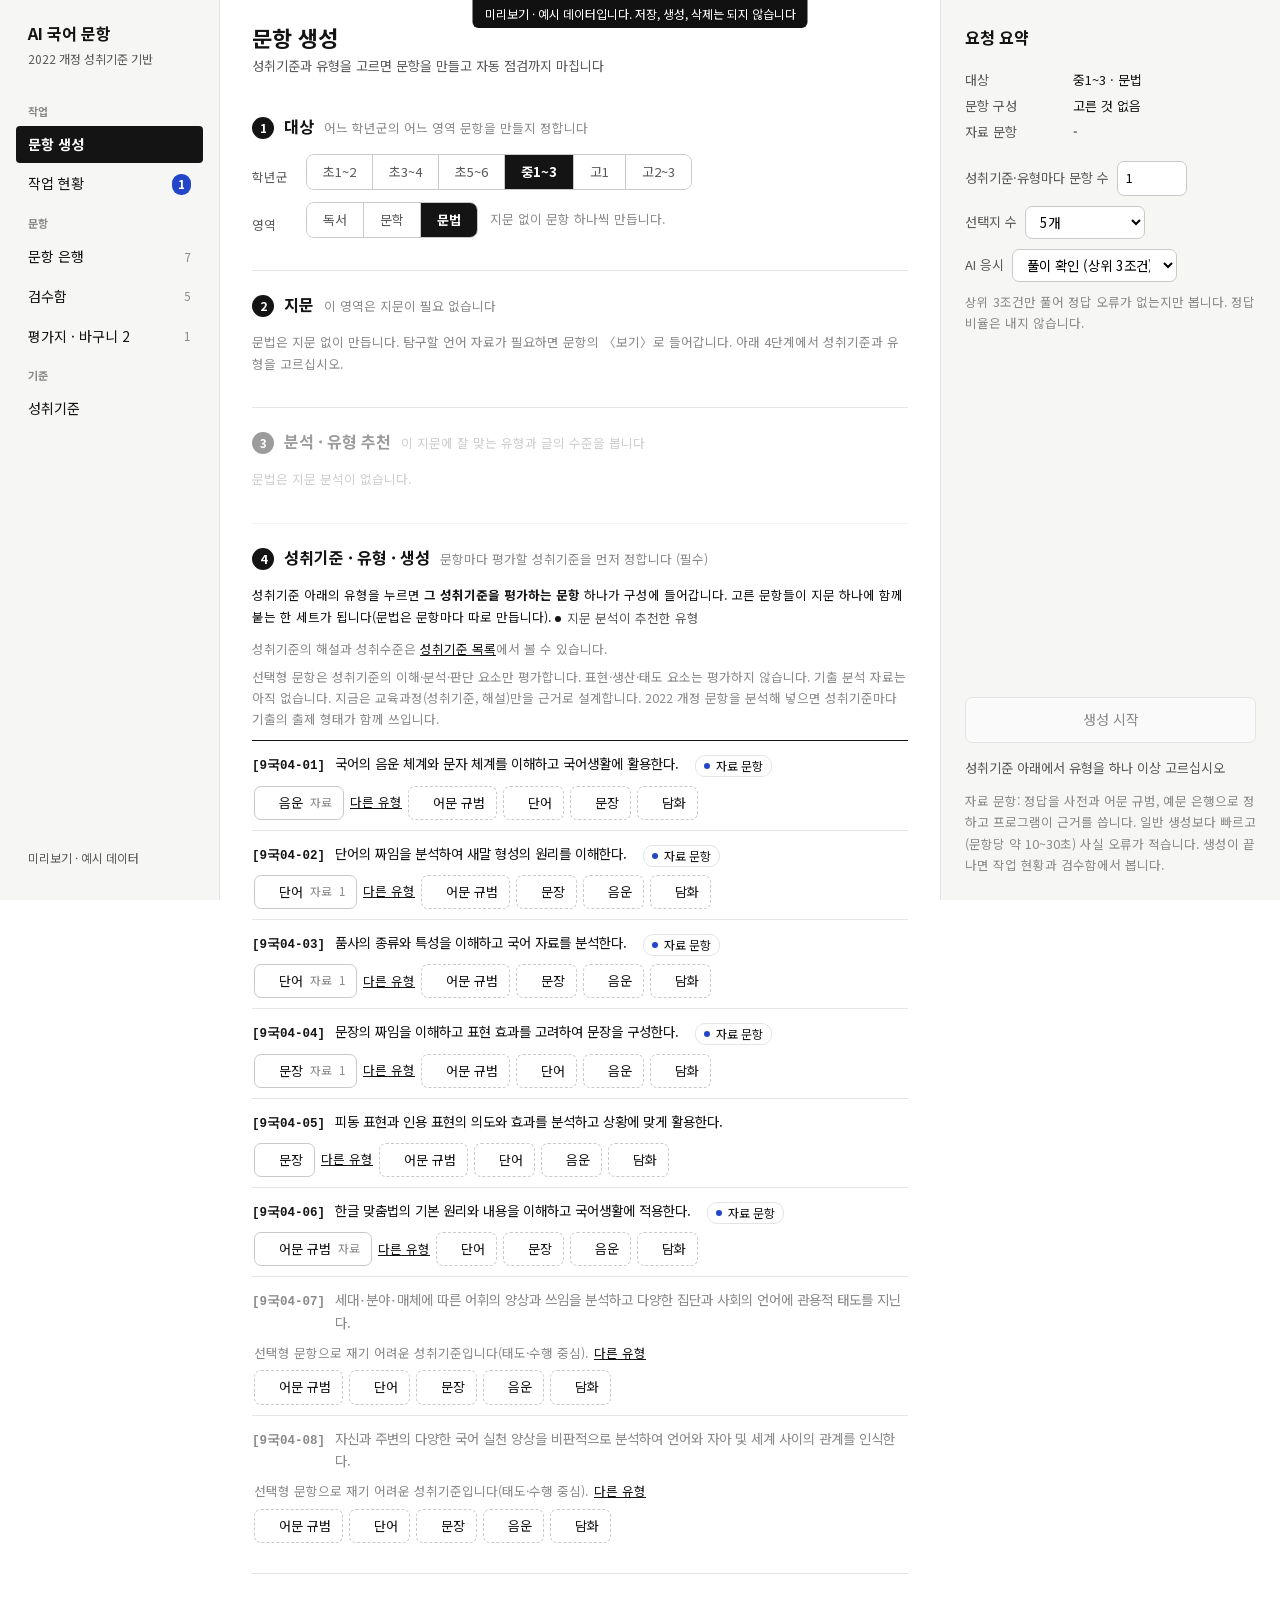
<file: generate.html>
<!doctype html>
<html lang="ko">
<head>
<meta charset="utf-8">
<meta name="viewport" content="width=device-width, initial-scale=1">
<title>문항 생성 · AI 국어 문항 시스템</title>
<link rel="stylesheet" href="app.css">
<!-- 폐쇄망이라 CDN 을 쓰지 않는다. 부분 갱신은 app.js 가 맡고, 폼에는
     action 과 method 를 남겨 스크립트가 없어도 동작하게 둔다. -->
</head>
<body>




<div class="app">
  <nav class="side" aria-label="메뉴">
    <a class="side-brand" href="index.html"><b>AI 국어 문항</b><span>2022 개정 성취기준 기반</span></a>
    <div class="side-g">작업</div>
    <a class="side-i on" href="generate.html">문항 생성
    <span class="n "></span></a>
    <a class="side-i " href="work.html">작업 현황
    <span class="n live" id="nav-jobs">1</span></a>
    <div class="side-g">문항</div>
    <a class="side-i " href="index.html">문항 은행
    <span class="n ">7</span></a>
    <a class="side-i " href="review.html">검수함
    <span class="n ">5</span></a>
    <a class="side-i " href="papers.html">평가지 · 바구니 2
    <span class="n ">1</span></a>
    <div class="side-g">기준</div>
    <a class="side-i " href="standards.html">성취기준
    <span class="n "></span></a>
    <div class="side-foot">미리보기 · 예시 데이터</div>
  </nav>
  <div class="content">
    
<div class="gen">
<div class="page">
<div class="page-h"><div class="grow"><h1>문항 생성</h1>
  <div class="sub">성취기준과 유형을 고르면 문항을 만들고 자동 점검까지 마칩니다</div></div></div>




<!-- 생성 폼은 빈 껍데기로 두고, 각 입력이 form 속성으로 여기에 붙는다.
     HTML 은 폼 중첩을 허용하지 않는데 새 지문 등록 폼은 2단계 안에 있어야
     흐름이 읽힌다. -->
<form method="post" action="/generate" id="genform" hidden></form>
<input type="hidden" name="band" id="f-band" form="genform">
<input type="hidden" name="area" id="f-area" form="genform">

<!-- ────────── ① 대상 ────────── -->
<section class="step" id="step1">
  <div class="step-h"><span class="step-n">1</span>대상
    <span class="step-sub">어느 학년군의 어느 영역 문항을 만들지 정합니다</span>
  </div>
  <div class="segrow">
    <span class="seglbl">학년군</span>
    <div class="seg" id="bandseg">
      
        <button type="button" class="segbtn" data-band="e12"
                onclick="setBand('e12')">초1~2</button>
      
        <button type="button" class="segbtn" data-band="e34"
                onclick="setBand('e34')">초3~4</button>
      
        <button type="button" class="segbtn" data-band="e56"
                onclick="setBand('e56')">초5~6</button>
      
        <button type="button" class="segbtn" data-band="m13"
                onclick="setBand('m13')">중1~3</button>
      
        <button type="button" class="segbtn" data-band="h1"
                onclick="setBand('h1')">고1</button>
      
        <button type="button" class="segbtn" data-band="h23"
                onclick="setBand('h23')">고2~3</button>
      
    </div>
  </div>
  <div class="segrow">
    <span class="seglbl">영역</span>
    <div class="seg" id="areaseg">
      
        <button type="button" class="segbtn" data-area="read"
                onclick="setArea('read')">독서</button>
      
        <button type="button" class="segbtn" data-area="lit"
                onclick="setArea('lit')">문학</button>
      
        <button type="button" class="segbtn" data-area="gram"
                onclick="setArea('gram')">문법</button>
      
    </div>
    <span class="muted sm" id="areanote" style="margin:0 0 12px 12px"></span>
  </div>
</section>

<!-- ────────── ② 지문 ────────── -->
<section class="step" id="step2">
  <div class="step-h"><span class="step-n">2</span>지문
    <span class="step-sub" id="s2sub">어느 지문으로 만들지 고릅니다</span>
  </div>

  <div id="nosrc" hidden>
    <p class="muted sm">문법은 지문 없이 만듭니다. 탐구할 언어 자료가 필요하면
      문항의 〈보기〉로 들어갑니다. 아래 4단계에서 성취기준과 유형을 고르십시오.</p>
  </div>

  <div id="srcui">
    <div class="seg">
      <button type="button" class="segbtn on" data-mode="exist"
              onclick="srcMode('exist')">기존 지문 사용</button>
      <button type="button" class="segbtn" data-mode="new"
              onclick="srcMode('new')">새 지문 등록</button>
    </div>

    <!-- 기존 지문 -->
    <div class="mode" data-mode="exist">
      <select name="source_id" form="genform" class="sel" id="srcsel"
              onchange="loadSource()" aria-label="지문">
        <option value="" data-genre="">지문을 고르십시오</option>
        
      </select>
      <p class="muted sm" id="nosrcmsg" hidden style="margin:10px 0 0">
        이 영역에 쓸 지문이 아직 없습니다.
        <button type="button" class="lnk" onclick="srcMode('new')">새 지문
        등록</button>으로 올려 주십시오.</p>
      <p class="muted sm" id="notbmsg" hidden style="margin:10px 0 0">
        이 학년군의 교과서 지문이 아직 등록되지 않았습니다. 국정 교과서 PDF 를
        <span class="mono">pri_text</span> 폴더에 넣고
        <span class="mono">tools/build_textbook.py</span> 로 등록합니다.</p>
      <p class="muted sm" id="tbnote" hidden style="margin:10px 0 0">
        초등은 국정 교과서에 실린 글을 고치지 않고 지문으로 씁니다. 독서 영역은
        교과서의 모든 글을, 문학 영역은 시와 이야기를 고를 수 있습니다.</p>
      <div id="srccard"></div>
    </div>

    <!-- 새 지문 등록 -->
    <div class="mode" data-mode="new" hidden>
      

      <p class="muted sm" id="genrenote" style="margin:0 0 8px"></p>

      <div class="seg sub">
        <button type="button" class="segbtn on" data-src="paste"
                onclick="newTab('paste')">붙여넣기</button>
        <button type="button" class="segbtn" data-src="file"
                onclick="newTab('file')">파일</button>
        <button type="button" class="segbtn" data-src="url"
                onclick="newTab('url')">URL</button>
      </div>

      <form method="post" action="/sources/extract" class="nf" data-src="paste">
        <input type="hidden" name="band" class="carry-band">
        <input type="hidden" name="area" class="carry-area">
        <textarea name="body" class="ta" rows="8" aria-label="본문"
                  placeholder="원문을 여기에 붙여넣으십시오"></textarea>
        <div class="cta">
          <button class="btn" type="submit">가져오기</button>
        </div>
      </form>

      <form method="post" action="/sources/upload" class="nf" data-src="file"
            enctype="multipart/form-data" hidden>
        <input type="hidden" name="band" class="carry-band">
        <input type="hidden" name="area" class="carry-area">
        <input type="file" name="f" class="txt" aria-label="파일"
               accept=".pdf,.docx,.txt,.md,.hwp,.html">
        <div class="cta">
          <button class="btn" type="submit">가져오기</button>
          <span class="muted sm">pdf · docx · txt · md · hwp · html · 최대 20MB</span>
        </div>
      </form>

      <form method="post" action="/sources/extract" class="nf" data-src="url"
            hidden>
        <input type="hidden" name="band" class="carry-band">
        <input type="hidden" name="area" class="carry-area">
        <input type="url" name="origin" class="txt" placeholder="https://"
               aria-label="주소"
               value="">
        <div class="cta">
          <button class="btn" type="submit">가져오기</button>
          <span class="muted sm">본문만 뽑습니다. 몇 초 걸립니다.</span>
        </div>
      </form>

      <!-- 가져온 본문 편집 -->
      
    </div>
  </div>
</section>

<!-- ────────── ③ 분석 · 추천 ────────── -->
<section class="step off" id="step3">
  <div class="step-h"><span class="step-n">3</span>분석 · 유형 추천
    <span class="step-sub">이 지문에 잘 맞는 유형과 글의 수준을 봅니다</span>
  </div>
  <div id="srcdetail">
    <p class="muted sm">먼저 지문을 고르십시오.</p>
  </div>
</section>

<!-- ────────── ④ 성취기준 · 유형 · 생성 ────────── -->
<section class="step" id="step4">
  <div class="step-h"><span class="step-n">4</span>성취기준 · 유형 · 생성
    <span class="step-sub">문항마다 평가할 성취기준을 먼저 정합니다 (필수)</span>
  </div>

  <p class="sm" style="margin:0 0 10px">성취기준 아래의 유형을 누르면
    <b>그 성취기준을 평가하는 문항</b> 하나가 구성에 들어갑니다. 고른 문항들이
    지문 하나에 함께 붙는 한 세트가 됩니다(문법은 문항마다 따로 만듭니다).
    <span class="reclg" id="reclg" hidden><i></i>지문 분석이 추천한 유형</span>
  </p>
  <p class="muted sm" style="margin:0 0 6px">성취기준의 해설과 성취수준은
    <a class="lnk" href="standards.html" target="_blank" rel="noopener">성취기준 목록</a>에서
    볼 수 있습니다.</p>
  <p class="muted sm" style="margin:0 0 10px">선택형 문항은 성취기준의 이해·분석·판단 요소만 평가합니다. 표현·생산·태도 요소는 평가하지 않습니다.
    기출 분석 자료는 아직 없습니다. 지금은 교육과정(성취기준,
    해설)만을 근거로 설계합니다. 2022 개정 문항을 분석해 넣으면 성취기준마다
    기출의 출제 형태가 함께 쓰입니다.</p>

  <div id="stdlist"></div>

</section>
</div>

<aside class="gen-aside">
  <b style="font-size:16px">요청 요약</b>
  <dl class="kv" id="sumbox" style="grid-template-columns:96px 1fr">
    <dt>대상</dt><dd id="sum-target">-</dd>
    <dt>문항 구성</dt><dd id="sum-picks">고른 것 없음</dd>
    <dt>자료 문항</dt><dd id="sum-data">-</dd>
  </dl>
  <div class="pickbox" id="pickbox" hidden>
    <div class="lbl" style="margin:0">문항 구성</div>
    <ol id="picklist"></ol>
    <button type="button" class="lnk" onclick="clearPicks()">모두 해제</button>
    <ul class="flags" id="pickwarn" hidden></ul>
  </div>

  <div class="cond">
    <label class="fld"><span id="countlbl">세트 수</span>
      <input type="number" name="count" value="1" min="1" max="20"
             form="genform" class="numin" onchange="syncPlan()">
    </label>
    <label class="fld">선택지 수
      <select name="n_choices" form="genform" class="sel sm" id="nchoice"
              onchange="syncPlan()">
        <option value="4">4개</option><option value="5">5개</option>
      </select>
    </label>
    <label class="fld">AI 응시
      <select name="measure_mode" form="genform" class="sel sm" id="mmode"
              onchange="syncPlan()">
        
          <option value="full" >전체 응시 (16조건)</option>
        
          <option value="solve" selected>풀이 확인 (상위 3조건)</option>
        
          <option value="off" >생략</option>
        
      </select>
    </label>
    <span class="muted sm" id="modenote"></span>
  </div>

  <div class="cta">
    <button type="submit" form="genform" class="btn primary lg" id="gobtn"
            disabled>생성 시작</button>
    <span class="est" id="estimate"></span>
  </div>
  <p class="sm muted" style="margin:0">자료 문항: 정답을 사전과 어문 규범, 예문 은행으로 정하고
    프로그램이 근거를 씁니다. 일반 생성보다 빠르고(문항당 약 10~30초) 사실 오류가 적습니다.
    생성이 끝나면 작업 현황과 검수함에서 봅니다.</p>
</aside>
</div>

<script>
const TYPES = {"g_disc": {"area": "gram", "bogi": false, "name": "\ub2f4\ud654"}, "g_norm": {"area": "gram", "bogi": false, "name": "\uc5b4\ubb38 \uaddc\ubc94"}, "g_phon": {"area": "gram", "bogi": false, "name": "\uc74c\uc6b4"}, "g_sent": {"area": "gram", "bogi": false, "name": "\ubb38\uc7a5"}, "g_word": {"area": "gram", "bogi": false, "name": "\ub2e8\uc5b4"}, "l_apply": {"area": "lit", "bogi": true, "name": "\u3008\ubcf4\uae30\u3009 \uac10\uc0c1"}, "l_content": {"area": "lit", "bogi": false, "name": "\uc791\ud488 \uc774\ud574"}, "l_expr": {"area": "lit", "bogi": false, "name": "\ud45c\ud604\uc0c1 \ud2b9\uc9d5"}, "l_mind": {"area": "lit", "bogi": false, "name": "\uc778\ubb3c\u00b7\ud654\uc790\uc758 \ub9c8\uc74c"}, "l_spot": {"area": "lit", "bogi": false, "name": "\uad6c\uc808\uc758 \uc758\ubbf8"}, "r_apply": {"area": "read", "bogi": true, "name": "\u3008\ubcf4\uae30\u3009 \uc801\uc6a9"}, "r_fact": {"area": "read", "bogi": false, "name": "\ub0b4\uc6a9 \uc77c\uce58"}, "r_flow": {"area": "read", "bogi": false, "name": "\uc804\uac1c \ubc29\uc2dd"}, "r_infer": {"area": "read", "bogi": false, "name": "\ucd94\ub860"}, "r_integrate": {"area": "read", "bogi": true, "name": "\uc8fc\uc81c \ud1b5\ud569"}, "r_judge": {"area": "read", "bogi": false, "name": "\ud3c9\uac00\ud558\uba70 \uc77d\uae30"}, "r_spot": {"area": "read", "bogi": false, "name": "\uad6c\uc808 \uc774\ud574"}, "r_topic": {"area": "read", "bogi": false, "name": "\uc911\uc2ec \ub0b4\uc6a9"}, "r_vocab": {"area": "read", "bogi": false, "name": "\uc5b4\ud718"}};
const CATALOG = {"e12": {"gram": [{"code": "[2\uad6d04-01]", "extra": [], "genre": null, "scope": "", "standard": "\ud55c\uae00 \uc790\ubaa8\uc758 \uc774\ub984\uacfc \uc18c\ub9bf\uac12\uc744 \uc54c\uace0 \uc815\ud655\ud558\uac8c \ubc1c\uc74c\ud558\uace0 \uc4f4\ub2e4.", "types": ["g_norm"]}, {"code": "[2\uad6d04-02]", "extra": [], "genre": null, "scope": "", "standard": "\uc18c\ub9ac\uc640 \ud45c\uae30\uac00 \ub2e4\ub97c \uc218 \uc788\uc74c\uc744 \uc54c\uace0 \ub2e8\uc5b4\ub97c \ubc14\ub974\uac8c \uc77d\uace0 \uc4f4\ub2e4.", "types": ["g_norm"]}, {"code": "[2\uad6d04-03]", "extra": [], "genre": null, "scope": "", "standard": "\ubb38\uc7a5\uacfc \ubb38\uc7a5 \ubd80\ud638\ub97c \uc54c\ub9de\uac8c \uc4f0\uace0 \ud55c\uae00\uc5d0 \ud638\uae30\uc2ec\uc744 \uac00\uc9c4\ub2e4.", "types": ["g_norm"]}], "lit": [{"code": "[2\uad6d05-01]", "extra": ["l_mind", "l_content"], "genre": null, "scope": "", "standard": "\ub9d0\ub180\uc774, \ub0ad\uc1a1 \ub4f1\uc744 \ud1b5\ud574 \ub9d0\uc758 \uc7ac\ubbf8\uc640 \uc990\uac70\uc6c0\uc744 \ub290\ub080\ub2e4.", "types": []}, {"code": "[2\uad6d05-02]", "extra": ["l_mind"], "genre": null, "scope": "", "standard": "\uc791\ud488\uc744 \ub4e3\uac70\ub098 \uc77d\uc73c\uba74\uc11c \ub290\ub07c\uac70\ub098 \uc0dd\uac01\ud55c \uc810\uc744 \ub9d0\ud55c\ub2e4.", "types": ["l_content"]}, {"code": "[2\uad6d05-03]", "extra": [], "genre": null, "scope": "", "standard": "\uc791\ud488 \uc18d \uc778\ubb3c\uc758 \ubaa8\uc2b5, \ud589\ub3d9, \ub9c8\uc74c\uc744 \uc0c1\uc0c1\ud558\uc5ec \uc2dc, \ub178\ub798, \uc774\uc57c\uae30, \uadf8\ub9bc \ub4f1\uc73c\ub85c \ud45c\ud604\ud55c\ub2e4.", "types": ["l_mind", "l_content"]}, {"code": "[2\uad6d05-04]", "extra": ["l_mind", "l_content"], "genre": null, "scope": "", "standard": "\uc2dc\ub098 \ub178\ub798, \uc774\uc57c\uae30\uc5d0 \ud765\ubbf8\ub97c \uac00\uc9c4\ub2e4.", "types": []}], "read": [{"code": "[2\uad6d02-01]", "extra": ["r_topic", "r_fact", "r_infer", "r_vocab"], "genre": null, "scope": "", "standard": "\uae00\uc790, \ub2e8\uc5b4, \ubb38\uc7a5, \uc9e7\uc740 \uae00\uc744 \uc815\ud655\ud558\uac8c \uc18c\ub9ac \ub0b4\uc5b4 \uc77d\ub294\ub2e4.", "types": []}, {"code": "[2\uad6d02-02]", "extra": ["r_topic", "r_fact", "r_infer", "r_vocab"], "genre": null, "scope": "", "standard": "\uc758\ubbf8\uac00 \uc798 \ub4dc\ub7ec\ub098\ub3c4\ub85d \ubb38\uc7a5\uacfc \uc9e7\uc740 \uae00\uc744 \uc54c\ub9de\uac8c \ub744\uc5b4 \uc77d\ub294\ub2e4.", "types": []}, {"code": "[2\uad6d02-03]", "extra": ["r_infer", "r_vocab"], "genre": null, "scope": "", "standard": "\uae00\uc744 \uc77d\uace0 \uc911\uc2ec \ub0b4\uc6a9\uc744 \ud655\uc778\ud55c\ub2e4.", "types": ["r_topic", "r_fact"]}, {"code": "[2\uad6d02-04]", "extra": ["r_topic", "r_fact", "r_vocab"], "genre": null, "scope": "", "standard": "\uc778\ubb3c\uc758 \ub9c8\uc74c\uc774\ub098 \uc0dd\uac01\uc744 \uc9d0\uc791\ud558\uace0 \uc774\ub97c \uc790\uc2e0\uacfc \ube44\uad50\ud558\uba70 \uae00\uc744 \uc77d\ub294\ub2e4.", "types": ["r_infer"]}, {"code": "[2\uad6d02-05]", "extra": ["r_topic", "r_fact", "r_infer", "r_vocab"], "genre": null, "scope": "", "standard": "\uc77d\uae30\uc5d0 \ud765\ubbf8\ub97c \uac00\uc9c0\uace0 \uc990\uaca8 \uc77d\ub294 \ud0dc\ub3c4\ub97c \uc9c0\ub2cc\ub2e4.", "types": []}]}, "e34": {"gram": [{"code": "[4\uad6d04-01]", "extra": ["g_norm", "g_sent", "g_disc"], "genre": null, "scope": "", "standard": "\ub2e8\uc5b4\uc640 \ub2e8\uc5b4 \uac04\uc758 \uc758\ubbf8 \uad00\uacc4\ub97c \ud30c\uc545\ud55c\ub2e4.", "types": ["g_word"]}, {"code": "[4\uad6d04-02]", "extra": ["g_norm", "g_sent", "g_disc"], "genre": null, "scope": "", "standard": "\ub2e8\uc5b4\ub97c \ubd84\ub958\ud558\uace0 \uad6d\uc5b4\uc0ac\uc804\uc744 \ud65c\uc6a9\ud558\uc5ec \ub2a5\ub3d9\uc801\uc778 \uad6d\uc5b4 \ud65c\ub3d9\uc744 \ud55c\ub2e4.", "types": ["g_word"]}, {"code": "[4\uad6d04-03]", "extra": ["g_norm", "g_word", "g_disc"], "genre": null, "scope": "", "standard": "\uae30\ubcf8\uc801\uc778 \ubb38\uc7a5\uc758 \uc9dc\uc784\uc744 \uc774\ud574\ud558\uace0 \uc801\uc808\ud558\uac8c \uc0ac\uc6a9\ud55c\ub2e4.", "types": ["g_sent"]}, {"code": "[4\uad6d04-04]", "extra": ["g_norm", "g_word"], "genre": null, "scope": "", "standard": "\uae00\uacfc \ub2f4\ud654\uc5d0 \uc4f0\uc778 \ub192\uc784 \ud45c\ud604\uacfc \uc9c0\uc2dc\u22c5\uc811\uc18d \ud45c\ud604\uc744 \uc774\ud574\ud558\uace0 \uc0c1\ud669\uc5d0 \ub9de\uac8c \ud45c\ud604\ud55c\ub2e4.", "types": ["g_sent", "g_disc"]}, {"code": "[4\uad6d04-05]", "extra": ["g_norm", "g_word", "g_sent", "g_disc"], "genre": null, "scope": "", "standard": "\uc5b8\uc5b4\uac00 \uc758\uc0ac\uc18c\ud1b5\uacfc \uad00\uacc4 \ud615\uc131\uc758 \uc218\ub2e8\uc784\uc744 \uc774\ud574\ud558\uace0 \uad6d\uc5b4\ub97c \uc18c\uc911\ud788 \uc5ec\uae30\ub294 \ud0dc\ub3c4\ub97c \uc9c0\ub2cc\ub2e4.", "types": []}], "lit": [{"code": "[4\uad6d05-01]", "extra": ["l_expr"], "genre": null, "scope": "", "standard": "\uc778\ubb3c\uacfc \uc774\uc57c\uae30\uc758 \ud750\ub984\uc744 \uc911\uc2ec\uc73c\ub85c \uc791\ud488\uc744 \uac10\uc0c1\ud55c\ub2e4.", "types": ["l_content", "l_mind"]}, {"code": "[4\uad6d05-02]", "extra": ["l_mind", "l_content", "l_expr"], "genre": null, "scope": "", "standard": "\uc790\uc2e0\uc758 \uacbd\ud5d8\uc744 \ubc14\ud0d5\uc73c\ub85c \uc791\ud488 \uc18d \uc138\uacc4\uc640 \ud604\uc2e4 \uc138\uacc4\ub97c \ube44\uad50\ud558\uc5ec \uc791\ud488\uc744 \uac10\uc0c1\ud55c\ub2e4.", "types": []}, {"code": "[4\uad6d05-03]", "extra": ["l_mind", "l_content", "l_expr"], "genre": null, "scope": "", "standard": "\uc791\ud488\uc744 \ub4e3\uac70\ub098 \uc77d\uace0 \ub9c8\uc74c\uc5d0 \ub4dc\ub294 \uc791\ud488\uc744 \uc18c\uac1c\ud55c\ub2e4.", "types": []}, {"code": "[4\uad6d05-04]", "extra": ["l_mind", "l_content"], "genre": null, "scope": "\uac10\uac01\uc801 \ud45c\ud604\uc744 \uac10\uc0c1\ud558\ub294 \uc694\uc18c\ub9cc \ud3c9\uac00\ud569\ub2c8\ub2e4. \uac10\uac01\uc801 \ud45c\ud604\uc73c\ub85c \ud45c\ud604\ud558\ub294 \uc218\ud589\uc740 \ud3c9\uac00\ud558\uc9c0 \uc54a\uc2b5\ub2c8\ub2e4.", "standard": "\uac10\uac01\uc801 \ud45c\ud604\uc5d0 \uc720\uc758\ud558\uc5ec \uc791\ud488\uc744 \uac10\uc0c1\ud558\uace0, \uac10\uac01\uc801 \ud45c\ud604\uc744 \ud65c\uc6a9\ud558\uc5ec \uc790\uc2e0\uc758 \uc0dd\uac01\uc774\ub098 \uac10\uc815\uc744 \ud45c\ud604\ud55c\ub2e4.", "types": ["l_expr"]}, {"code": "[4\uad6d05-05]", "extra": ["l_mind", "l_content", "l_expr"], "genre": null, "scope": "", "standard": "\uc7ac\ubbf8\ub098 \uac10\ub3d9\uc744 \ub290\ub07c\uba70 \uc791\ud488\uc744 \uc990\uaca8 \uac10\uc0c1\ud558\ub294 \ud0dc\ub3c4\ub97c \uc9c0\ub2cc\ub2e4.", "types": []}], "read": [{"code": "[4\uad6d02-01]", "extra": ["r_topic", "r_fact", "r_infer", "r_spot", "r_judge", "r_vocab"], "genre": null, "scope": "", "standard": "\uae00\uc758 \uc758\ubbf8\ub97c \ud30c\uc545\ud558\uba70 \uc720\ucc3d\ud558\uac8c \uae00\uc744 \uc77d\ub294\ub2e4.", "types": []}, {"code": "[4\uad6d02-02]", "extra": ["r_fact", "r_infer", "r_spot", "r_judge", "r_vocab"], "genre": null, "scope": "", "standard": "\ubb38\ub2e8\uacfc \uae00\uc5d0\uc11c \uc911\uc2ec \uc0dd\uac01\uc744 \ud30c\uc545\ud558\uace0 \ub0b4\uc6a9\uc744 \uac04\ucd94\ub9b0\ub2e4.", "types": ["r_topic"]}, {"code": "[4\uad6d02-03]", "extra": ["r_topic", "r_fact", "r_infer", "r_spot", "r_judge", "r_vocab"], "genre": null, "scope": "", "standard": "\uc9c8\ubb38\uc744 \ud65c\uc6a9\ud558\uc5ec \uae00\uc744 \uc608\uce21\ud558\uba70 \uc77d\uace0 \uc790\uc2e0\uc758 \uc77d\uae30 \uacfc\uc815\uc744 \uc810\uac80\ud55c\ub2e4.", "types": []}, {"code": "[4\uad6d02-04]", "extra": ["r_topic", "r_fact", "r_infer", "r_spot", "r_vocab"], "genre": null, "scope": "", "standard": "\uae00\uc5d0 \ub098\ud0c0\ub09c \uc0ac\uc2e4\uacfc \uc758\uacac\uc744 \uad6c\ubd84\ud558\uace0 \ud544\uc790\uc640 \uc790\uc2e0\uc758 \uc758\uacac\uc744 \ube44\uad50\ud55c\ub2e4.", "types": ["r_judge"]}, {"code": "[4\uad6d02-05]", "extra": ["r_topic", "r_fact", "r_infer", "r_spot", "r_vocab"], "genre": null, "scope": "", "standard": "\uae00\uc774\ub098 \uc790\ub8cc\uc758 \ucd9c\ucc98\uac00 \ubbff\uc744 \ub9cc\ud55c\uc9c0 \ud310\ub2e8\ud55c\ub2e4.", "types": ["r_judge"]}, {"code": "[4\uad6d02-06]", "extra": ["r_topic", "r_fact", "r_infer", "r_spot", "r_judge", "r_vocab"], "genre": null, "scope": "", "standard": "\ubc14\ub78c\uc9c1\ud55c \uc77d\uae30 \uc2b5\uad00\uc744 \ud615\uc131\ud558\uace0 \uc77d\uae30\uc5d0 \ub300\ud55c \uc790\uc2e0\uac10\uc744 \uae30\ub978\ub2e4.", "types": []}]}, "e56": {"gram": [{"code": "[6\uad6d04-01]", "extra": ["g_norm", "g_word", "g_sent"], "genre": null, "scope": "", "standard": "\uc74c\uc131 \uc5b8\uc5b4 \ubc0f \ubb38\uc790 \uc5b8\uc5b4\uc758 \ud2b9\uc131\uc744 \uc774\ud574\ud558\uace0 \ub2e4\uc591\ud55c \ub9e4\uccb4 \uc790\ub8cc\uc5d0\uc11c \ud45c\ud604 \ud6a8\uacfc\ub97c \ud3c9\uac00\ud55c\ub2e4.", "types": []}, {"code": "[6\uad6d04-02]", "extra": ["g_norm", "g_word", "g_sent"], "genre": null, "scope": "", "standard": "\ud45c\uc900\uc5b4\uc640 \ubc29\uc5b8\uc758 \uae30\ub2a5\uc744 \ud30c\uc545\ud558\uace0 \uc5b8\uc5b4 \uacf5\ub3d9\uccb4\uc640 \uad6d\uc5b4\uc0dd\ud65c\uacfc\uc758 \uad00\uacc4\ub97c \uc774\ud574\ud55c\ub2e4.", "types": []}, {"code": "[6\uad6d04-03]", "extra": ["g_norm", "g_word", "g_sent"], "genre": null, "scope": "", "standard": "\uace0\uc720\uc5b4\uc640 \uad00\uc6a9 \ud45c\ud604\uc758 \uc4f0\uc784\uacfc \uac00\uce58\ub97c \uc774\ud574\ud558\uace0 \uc0c1\ud669\uc5d0 \ub9de\uac8c \ud45c\ud604\ud55c\ub2e4.", "types": []}, {"code": "[6\uad6d04-04]", "extra": ["g_norm", "g_word"], "genre": null, "scope": "", "standard": "\ubb38\uc7a5 \uc131\ubd84\uc744 \uc774\ud574\ud558\uace0 \ud638\uc751 \uad00\uacc4\uac00 \uc62c\ubc14\ub978 \ubb38\uc7a5\uc744 \uad6c\uc131\ud55c\ub2e4.", "types": ["g_sent"]}, {"code": "[6\uad6d04-05]", "extra": ["g_norm", "g_word"], "genre": null, "scope": "", "standard": "\uae00\uacfc \ub2f4\ud654\uc5d0 \uc4f0\uc778 \uc2dc\uac04 \ud45c\ud604\uc744 \uc774\ud574\ud558\uace0 \uc0c1\ud669\uc5d0 \ub9de\uac8c \ud45c\ud604\ud55c\ub2e4.", "types": ["g_sent"]}, {"code": "[6\uad6d04-06]", "extra": ["g_word", "g_sent"], "genre": null, "scope": "", "standard": "\uae00\uacfc \ub2f4\ud654\uc5d0 \uc4f0\uc778 \ub2e8\uc5b4 \ubc0f \ubb38\uc7a5, \ub744\uc5b4\uc4f0\uae30\ub97c \ubbfc\uac10\ud558\uac8c \uc0b4\ud3b4 \ubc14\ub974\uac8c \uace0\uce58\ub294 \ud0dc\ub3c4\ub97c \uc9c0\ub2cc\ub2e4.", "types": ["g_norm"]}], "lit": [{"code": "[6\uad6d05-01]", "extra": ["l_mind", "l_expr", "l_spot"], "genre": null, "scope": "", "standard": "\uc791\uac00\uc758 \uc758\ub3c4\ub97c \uc0dd\uac01\ud558\uba70 \uc791\ud488\uc744 \uc77d\ub294\ub2e4.", "types": ["l_content"]}, {"code": "[6\uad6d05-02]", "extra": ["l_mind", "l_content"], "genre": null, "scope": "", "standard": "\ube44\uc720\uc801 \ud45c\ud604\uc758 \ud6a8\uacfc\uc5d0 \uc720\uc758\ud558\uc5ec \uc791\ud488\uc744 \uac10\uc0c1\ud55c\ub2e4.", "types": ["l_expr", "l_spot"]}, {"code": "[6\uad6d05-03]", "extra": ["l_expr", "l_spot"], "genre": {"any": ["\uc18c\uc124", "\uadf9", "\ud76c\uace1", "\uc2dc\ub098\ub9ac\uc624", "\ub3d9\ud654", "\uc774\uc57c\uae30", "\uc124\ud654", "\uc6b0\ud654"], "label": "\uc18c\uc124\uc774\ub098 \uadf9"}, "scope": "", "standard": "\uc18c\uc124\uc774\ub098 \uadf9\uc744 \uc77d\uace0 \uc778\ubb3c, \uc0ac\uac74, \ubc30\uacbd\uc744 \ud30c\uc545\ud55c\ub2e4.", "types": ["l_content", "l_mind"]}, {"code": "[6\uad6d05-04]", "extra": ["l_mind", "l_content", "l_expr", "l_spot"], "genre": null, "scope": "", "standard": "\uc778\uc0c1\uc801\uc778 \ubd80\ubd84\uc744 \uc911\uc2ec\uc73c\ub85c \uc791\ud488\uc5d0 \ub300\ud55c \uc758\uacac\uc744 \ub098\ub208\ub2e4.", "types": []}, {"code": "[6\uad6d05-05]", "extra": ["l_mind", "l_content", "l_expr", "l_spot"], "genre": null, "scope": "", "standard": "\uc790\uc2e0\uc758 \uacbd\ud5d8\uc744 \uc2dc, \uc18c\uc124, \uadf9, \uc218\ud544 \ub4f1 \uc801\uc808\ud55c \uac08\ub798\ub85c \ud45c\ud604\ud55c\ub2e4.", "types": []}, {"code": "[6\uad6d05-06]", "extra": ["l_mind", "l_content", "l_expr", "l_spot"], "genre": null, "scope": "", "standard": "\uc791\ud488\uc744 \uc77d\uace0 \uc790\uc2e0\uc758 \uc0b6\uacfc \uc5f0\uad00 \uc9c0\uc5b4 \uc131\ucc30\ud558\ub294 \ud0dc\ub3c4\ub97c \uc9c0\ub2cc\ub2e4.", "types": []}], "read": [{"code": "[6\uad6d02-01]", "extra": ["r_infer", "r_spot", "r_judge", "r_vocab"], "genre": null, "scope": "\uae00\uc758 \uad6c\uc870\uc640 \uc8fc\uc81c\ub97c \ud30c\uc545\ud558\ub294 \uc694\uc18c\ub9cc \ud3c9\uac00\ud569\ub2c8\ub2e4. \uc694\uc57d\ubb38\uc744 \uc4f0\ub294 \uc218\ud589\uc740 \ud3c9\uac00\ud558\uc9c0 \uc54a\uc2b5\ub2c8\ub2e4.", "standard": "\uae00\uc758 \uad6c\uc870\ub97c \uace0\ub824\ud558\uba70 \uc8fc\uc81c\ub098 \uc8fc\uc7a5\uc744 \ud30c\uc545\ud558\uace0 \uae00 \ub0b4\uc6a9\uc744 \uc694\uc57d\ud55c\ub2e4.", "types": ["r_topic", "r_flow", "r_fact"]}, {"code": "[6\uad6d02-02]", "extra": ["r_topic", "r_fact", "r_flow", "r_judge"], "genre": null, "scope": "", "standard": "\uae00\uc5d0\uc11c \uc0dd\ub7b5\ub41c \ub0b4\uc6a9\uc774\ub098 \ud568\ucd95\ub41c \ud45c\ud604\uc744 \ubb38\ub9e5\uc744 \uace0\ub824\ud558\uc5ec \ucd94\ub860\ud55c\ub2e4.", "types": ["r_infer", "r_spot", "r_vocab"]}, {"code": "[6\uad6d02-03]", "extra": ["r_topic", "r_fact", "r_flow", "r_infer", "r_spot", "r_vocab"], "genre": null, "scope": "", "standard": "\uae00\uc774\ub098 \uc790\ub8cc\ub97c \uc77d\uace0 \ub0b4\uc6a9\uc758 \ud0c0\ub2f9\uc131\uacfc \ud45c\ud604\uc758 \uc801\uc808\uc131\uc744 \ud3c9\uac00\ud55c\ub2e4.", "types": ["r_judge"]}, {"code": "[6\uad6d02-04]", "extra": ["r_topic", "r_fact", "r_flow", "r_infer", "r_spot", "r_judge", "r_vocab"], "genre": null, "scope": "", "standard": "\ubb38\uc81c \uc0c1\ud669\uacfc \uad00\ub828\ub41c \ub2e4\uc591\ud55c \uad00\uc810\uc758 \uae00\uc744 \uc77d\uace0 \uc774\ub97c \ubb38\uc81c \ud574\uacb0\uc5d0 \ud65c\uc6a9\ud55c\ub2e4.", "types": []}, {"code": "[6\uad6d02-05]", "extra": ["r_topic", "r_fact", "r_flow", "r_infer", "r_spot", "r_judge", "r_vocab"], "genre": null, "scope": "", "standard": "\uae0d\uc815\uc801\uc778 \uc77d\uae30 \ub3d9\uae30\ub97c \ud615\uc131\ud558\uace0 \uc801\uadf9\uc801\uc73c\ub85c \uc77d\uae30\uc5d0 \ucc38\uc5ec\ud558\ub294 \ud0dc\ub3c4\ub97c \uae30\ub978\ub2e4.", "types": []}]}, "h1": {"gram": [{"code": "[10\uacf5\uad6d1-04-01]", "extra": ["g_norm", "g_word", "g_sent", "g_phon", "g_disc"], "genre": null, "scope": "", "standard": "\uc5b8\uc5b4 \uacf5\ub3d9\uccb4\uac00 \ub2e4\ubcc0\ud654\ud568\uc5d0 \ub530\ub77c \ub2e4\uc591\ud574\uc9c4 \uc5b8\uc5b4 \uc2e4\ucc9c \uc591\uc0c1\uc744 \ubd84\uc11d\ud558\uace0 \uc5b8\uc5b4 \uc8fc\uccb4\ub85c\uc11c \ucc45\uc784\uac10\uc744 \uac00\uc9c0\uba70 \uad6d\uc5b4\uc0dd\ud65c\uc744 \ud55c\ub2e4.", "types": []}, {"code": "[10\uacf5\uad6d1-04-02]", "extra": ["g_norm", "g_word", "g_sent", "g_disc"], "genre": null, "scope": "", "standard": "\uc74c\uc6b4 \ubcc0\ub3d9\uc744 \ud0d0\uad6c\ud558\uc5ec \ubc1c\uc74c\uacfc \ud45c\uae30\uc5d0 \uc62c\ubc14\ub974\uac8c \uc801\uc6a9\ud55c\ub2e4.", "types": ["g_phon"]}, {"code": "[10\uacf5\uad6d1-04-03]", "extra": ["g_norm", "g_phon", "g_disc"], "genre": null, "scope": "", "standard": "\ub2e4\uc591\ud55c \ubd84\uc57c\uc758 \uae00\uacfc \ub2f4\ud654\uc5d0 \ub098\ud0c0\ub09c \ubb38\ubc95 \uc694\uc18c \ubc0f \uc5b4\ud718\uc758 \ud45c\ud604 \ud6a8\uacfc\ub97c \ud3c9\uac00\ud558\uace0 \uc801\uc808\ud55c \ud45c\ud604\uc744 \uc0dd\uc131\ud55c\ub2e4.", "types": ["g_sent", "g_word"]}, {"code": "[10\uacf5\uad6d2-04-01]", "extra": ["g_norm", "g_word", "g_sent", "g_phon", "g_disc"], "genre": null, "scope": "", "standard": "\uacfc\uac70 \ubc0f \ud604\uc7ac\uc758 \uad6d\uc5b4\uc0dd\ud65c\uc5d0 \ub098\ud0c0\ub098\ub294 \uad6d\uc5b4\uc758 \ubcc0\ud654\ub97c \uc774\ud574\ud558\uace0 \uad6d\uc5b4\ubb38\ud654 \ubc1c\uc804\uc5d0 \ucc38\uc5ec\ud55c\ub2e4.", "types": []}, {"code": "[10\uacf5\uad6d2-04-02]", "extra": ["g_word", "g_sent", "g_phon", "g_disc"], "genre": null, "scope": "", "standard": "\ud55c\uae00 \ub9de\ucda4\ubc95\uc758 \uc6d0\ub9ac\ub97c \uc801\uc6a9\ud558\uc5ec \uad6d\uc5b4\uc0dd\ud65c\uc744 \uc131\ucc30\ud558\uace0 \ubb38\uc81c\ub97c \ud574\uacb0\ud55c\ub2e4.", "types": ["g_norm"]}], "lit": [{"code": "[10\uacf5\uad6d1-05-01]", "extra": ["l_content", "l_expr", "l_spot", "l_apply"], "genre": null, "scope": "", "standard": "\ubb38\ud559 \uc18c\ud1b5\uc758 \ud2b9\uc131\uc744 \uace0\ub824\ud558\uba70 \ubb38\ud559 \uc18c\ud1b5\uc5d0 \ucc38\uc5ec\ud55c\ub2e4.", "types": []}, {"code": "[10\uacf5\uad6d1-05-02]", "extra": ["l_content", "l_apply"], "genre": null, "scope": "", "standard": "\uac08\ub798\uc5d0 \ub530\ub978 \ud615\uc0c1\ud654 \ubc29\ubc95\uc758 \ud2b9\uc131\uc744 \uace0\ub824\ud558\uba70 \uc791\ud488\uc744 \uc218\uc6a9\ud55c\ub2e4.", "types": ["l_expr", "l_spot"]}, {"code": "[10\uacf5\uad6d1-05-03]", "extra": ["l_expr"], "genre": null, "scope": "\uc791\ud488\uc744 \uc218\uc6a9\ud558\ub294 \uc694\uc18c\ub9cc \ud3c9\uac00\ud569\ub2c8\ub2e4. \uc0dd\uc0b0 \uc218\ud589\uc740 \ud3c9\uac00\ud558\uc9c0 \uc54a\uc2b5\ub2c8\ub2e4.", "standard": "\uc791\ud488 \uad6c\uc131 \uc694\uc18c\uc758 \uc720\uae30\uc801 \uad00\uacc4\uc640 \ub9e5\ub77d\uc5d0 \uc720\uc758\ud558\uc5ec \uc791\ud488\uc744 \uc218\uc6a9\ud558\uace0 \uc0dd\uc0b0\ud55c\ub2e4.", "types": ["l_content", "l_spot", "l_apply"]}, {"code": "[10\uacf5\uad6d2-05-01]", "extra": ["l_content", "l_expr", "l_spot"], "genre": null, "scope": "", "standard": "\ud55c\uad6d \ubb38\ud559\uc0ac\uc758 \ud750\ub984\uc744 \uace0\ub824\ud558\uc5ec \uc791\ud488\uc744 \uc218\uc6a9\ud55c\ub2e4.", "types": ["l_apply"]}, {"code": "[10\uacf5\uad6d2-05-02]", "extra": ["l_expr", "l_spot"], "genre": null, "scope": "", "standard": "\uc8fc\uccb4\uc801\uc778 \uad00\uc810\uc5d0\uc11c \uc791\ud488\uc744 \ud574\uc11d\ud558\uace0 \ud3c9\uac00\ud558\uba70 \ubb38\ud559\uc744 \uc0dd\ud65c\ud654\ud558\ub294 \ud0dc\ub3c4\ub97c \uc9c0\ub2cc\ub2e4.", "types": ["l_apply", "l_content"]}], "read": [{"code": "[10\uacf5\uad6d1-02-01]", "extra": ["r_topic", "r_fact", "r_spot", "r_apply", "r_integrate", "r_vocab"], "genre": null, "scope": "\ub17c\uc99d\uc758 \ud0c0\ub2f9\uc131\uc744 \ud3c9\uac00\ud558\ub294 \uc694\uc18c\ub9cc \ud3c9\uac00\ud569\ub2c8\ub2e4. \uc790\uc2e0\uc758 \uad00\uc810\uc73c\ub85c \ub17c\uc99d\uc744 \uc7ac\uad6c\uc131\ud558\ub294 \uc218\ud589\uc740 \ud3c9\uac00\ud558\uc9c0 \uc54a\uc2b5\ub2c8\ub2e4.", "standard": "\ub2e4\uc591\ud55c \uae00\uc774\ub098 \uc790\ub8cc\ub97c \uc77d\uc73c\uba70 \ub17c\uc99d\uc758 \ud0c0\ub2f9\uc131\uc744 \ud3c9\uac00\ud558\uace0 \uc790\uc2e0\uc758 \uad00\uc810\uc744 \ubc14\ud0d5\uc73c\ub85c \ub17c\uc99d\uc744 \uc7ac\uad6c\uc131\ud55c\ub2e4.", "types": ["r_judge", "r_flow", "r_infer"]}, {"code": "[10\uacf5\uad6d1-02-02]", "extra": ["r_topic", "r_fact", "r_flow", "r_infer", "r_spot", "r_apply", "r_judge", "r_vocab"], "genre": null, "scope": "\uc8fc\uc81c \ud1b5\ud569\uc801\uc73c\ub85c \uc77d\ub294 \uc694\uc18c\ub9cc \ud3c9\uac00\ud569\ub2c8\ub2e4. \uc790\ub8cc\ub97c \ucc3e\uace0 \uc77d\uc740 \uacb0\uacfc\ub97c \uacf5\uc720\ud558\ub294 \uc218\ud589\uc740 \ud3c9\uac00\ud558\uc9c0 \uc54a\uc2b5\ub2c8\ub2e4.", "standard": "\uc790\uc2e0\uc758 \uc9c4\ub85c\ub098 \uad00\uc2ec \ubd84\uc57c\uc640 \uad00\ub828\ud55c \ub2e4\uc591\ud55c \uae00\uc774\ub098 \uc790\ub8cc\ub97c \ucc3e\uc544 \uc8fc\uc81c \ud1b5\ud569\uc801\uc73c\ub85c \uc77d\uace0 \uc77d\uc740 \uacb0\uacfc\ub97c \uacf5\uc720\ud55c\ub2e4.", "types": ["r_integrate"]}, {"code": "[10\uacf5\uad6d2-02-01]", "extra": ["r_topic", "r_fact", "r_flow", "r_infer", "r_apply", "r_integrate", "r_vocab"], "genre": null, "scope": "", "standard": "\ubcf5\ud569\uc591\uc2dd\uc73c\ub85c \uad6c\uc131\ub41c \uae00\uc774\ub098 \uc790\ub8cc\uc5d0 \ub0b4\uc7ac\ub41c \ud544\uc790\uc758 \uad00\uc810\uc774\ub098 \uc758\ub3c4, \ud45c\ud604 \ubc29\ubc95\uc744 \ud3c9\uac00\ud558\uba70 \uc77d\ub294\ub2e4.", "types": ["r_judge", "r_spot"]}, {"code": "[10\uacf5\uad6d2-02-02]", "extra": ["r_topic", "r_fact", "r_flow", "r_infer", "r_spot", "r_apply", "r_judge", "r_vocab"], "genre": null, "scope": "", "standard": "\ub3d9\uc77c\ud55c \ud654\uc81c\uc758 \uae00\uc774\ub098 \uc790\ub8cc\ub77c\ub3c4 \uc11c\ub85c \ub2e4\ub978 \uad00\uc810\uacfc \ud615\uc2dd\uc73c\ub85c \ud45c\ud604\ub428\uc744 \uc774\ud574\ud558\uba70 \uc77d\uae30 \ubaa9\uc801\uc744 \uace0\ub824\ud558\uc5ec \uae00\uc774\ub098 \uc790\ub8cc\ub97c \uc8fc\uc81c \ud1b5\ud569\uc801\uc73c\ub85c \uc77d\ub294\ub2e4.", "types": ["r_integrate"]}, {"code": "[10\uacf5\uad6d2-02-03]", "extra": ["r_topic", "r_fact", "r_flow", "r_infer", "r_spot", "r_apply", "r_integrate", "r_judge", "r_vocab"], "genre": null, "scope": "", "standard": "\uc758\ubbf8 \uc788\ub294 \uc0ac\ud68c\uc801 \ub3c5\uc11c \ud65c\ub3d9\uc5d0 \ucc38\uc5ec\ud568\uc73c\ub85c\uc368 \ud0c0\uc778\uacfc \uad50\ub958\ud558\uace0 \ub2e4\uc591\ud55c \uc9c0\uc2dd\uc774\ub098 \uc815\ubcf4, \uc0b6\uc5d0 \ub300\ud55c \uac00\uce58\uad00 \ub4f1\uc744 \uc774\ud574\ud558\ub294 \ud0dc\ub3c4\ub97c \uc9c0\ub2cc\ub2e4.", "types": []}]}, "h23": {"gram": [{"code": "[12\ud654\uc5b801-01]", "extra": ["g_norm", "g_word", "g_sent", "g_phon", "g_disc"], "genre": null, "scope": "", "standard": "\uc5b8\uc5b4\ub97c \uc778\uac04\uc758 \uc0b6\uacfc \uad00\ub828\uc9c0\uc5b4 \uc774\ud574\ud558\uace0, \uad6d\uc5b4\uc640 \uad6d\uc5b4\uc0dd\ud65c\uc774 \uc2dc\uac04\uc758 \ud750\ub984\uc5d0 \ub530\ub77c \ubcc0\ud654\ud558\ub294 \uc591\uc0c1\uc744 \ubd84\uc11d\ud55c\ub2e4.", "types": []}, {"code": "[12\ud654\uc5b801-02]", "extra": ["g_word", "g_sent", "g_disc"], "genre": null, "scope": "", "standard": "\ud45c\uc900 \ubc1c\uc74c\uc744 \uc774\ud574\ud558\uace0 \uc815\ud655\ud558\uac8c \ubc1c\uc74c\ud558\ub294 \uad6d\uc5b4\uc0dd\ud65c\uc744 \ud55c\ub2e4.", "types": ["g_phon", "g_norm"]}, {"code": "[12\ud654\uc5b801-03]", "extra": ["g_norm", "g_phon", "g_disc"], "genre": null, "scope": "", "standard": "\ud488\uc0ac\uc640 \ubb38\uc7a5 \uad6c\uc870\uc5d0 \ub300\ud55c \uc9c0\uc2dd\uc744 \ud65c\uc6a9\ud558\uc5ec \uc5b8\uc5b4 \uc790\ub8cc\ub97c \ubd84\uc11d\ud558\uace0 \uc124\uba85\ud55c\ub2e4.", "types": ["g_word", "g_sent"]}, {"code": "[12\ud654\uc5b801-04]", "extra": ["g_norm", "g_sent", "g_phon", "g_disc"], "genre": null, "scope": "", "standard": "\ub2e8\uc5b4\uc758 \uc9dc\uc784\uacfc \uc758\ubbf8, \ub2e8\uc5b4 \uac04\uc758 \uc758\ubbf8 \uad00\uacc4\ub97c \uc911\uc2ec\uc73c\ub85c \uc5b4\ud718\ub97c \uc774\ud574\ud558\uace0 \ub2f4\ud654\uc5d0 \uc801\uc808\ud788 \ud65c\uc6a9\ud55c\ub2e4.", "types": ["g_word"]}, {"code": "[12\ud654\uc5b801-05]", "extra": ["g_norm", "g_word", "g_phon", "g_disc"], "genre": null, "scope": "", "standard": "\ub2f4\ud654\uc758 \ub9e5\ub77d\uc5d0 \uc801\uc808\ud55c \uc5b4\ud718\uc640 \ubb38\ubc95 \uc694\uc18c\ub97c \uc120\ud0dd\ud558\uc5ec \ud654\uc790\uc758 \ud0dc\ub3c4\ub97c \ub4dc\ub7ec\ub0b8\ub2e4.", "types": ["g_sent"]}, {"code": "[12\ud654\uc5b801-06]", "extra": ["g_norm", "g_word", "g_sent", "g_phon"], "genre": null, "scope": "", "standard": "\ub2f4\ud654\uc758 \uad6c\uc870\ub97c \uace0\ub824\ud558\uc5ec \uc801\uc808\ud55c \uc5b4\ud718\uc640 \ubb38\uc7a5\uc73c\ub85c \uc751\uc9d1\uc131 \uc788\ub294 \ub2f4\ud654\ub97c \uad6c\uc131\ud55c\ub2e4.", "types": ["g_disc"]}, {"code": "[12\ud654\uc5b801-07]", "extra": ["g_norm", "g_word", "g_sent", "g_phon", "g_disc"], "genre": null, "scope": "", "standard": "\ub2e4\uc591\ud55c \uc720\ud615\uc758 \ub2f4\ud654\uc640 \ub9e4\uccb4\ub97c \ub300\uc0c1\uc73c\ub85c \uc5b8\uc5b4\uc758 \uacf5\uacf5\uc131\uc744 \uc774\ud574\ud558\uace0 \ud3c9\uac00\ud55c\ub2e4.", "types": []}], "lit": [{"code": "[12\ubb38\ud55901-01]", "extra": ["l_content", "l_expr", "l_spot", "l_apply"], "genre": null, "scope": "", "standard": "\ubb38\ud559\uc774 \uc778\uac04\uacfc \uc138\uacc4\uc5d0 \ub300\ud55c \uc774\ud574\ub97c \ub3d5\uace0, \uc0b6\uc758 \uc758\ubbf8\ub97c \uae68\ub2eb\uac8c \ud558\uba70, \uc815\uc11c\uc801\u318d\ubbf8\uc801\uc73c\ub85c \uc0b6\uc744 \uace0\uc591\ud568\uc744 \uc774\ud574\ud55c\ub2e4.", "types": []}, {"code": "[12\ubb38\ud55901-02]", "extra": ["l_content", "l_spot"], "genre": null, "scope": "", "standard": "\ubb38\ud559\uc758 \uc5ec\ub7ec \uac08\ub798\ub4e4\uc758 \ud2b9\uc131\uacfc \ubb38\ud559\uc758 \ub9e5\ub77d\uc5d0 \ub300\ud574 \uc774\ud574\ud55c\ub2e4.", "types": ["l_expr", "l_apply"]}, {"code": "[12\ubb38\ud55901-03]", "extra": ["l_content", "l_expr", "l_spot"], "genre": null, "scope": "", "standard": "\uc8fc\uc694 \uc791\ud488\uc744 \uc911\uc2ec\uc73c\ub85c \ud55c\uad6d \ubb38\ud559\uc758 \ubc94\uc704\uc640 \uac08\ub798, \ubcc0\ud654 \uc591\uc0c1\uc744 \ud0d0\uad6c\ud55c\ub2e4.", "types": ["l_apply"]}, {"code": "[12\ubb38\ud55901-04]", "extra": ["l_content", "l_expr", "l_spot"], "genre": null, "scope": "", "standard": "\ud55c\uad6d \ubb38\ud559\uc5d0 \ubc18\uc601\ub41c \uc2dc\ub300 \uc0c1\ud669\uc744 \uc774\ud574\ud558\uace0 \ubb38\ud559\uacfc \uc5ed\uc0ac\uc758 \uc0c1\ud638 \uc601\ud5a5 \uad00\uacc4\ub97c \ud0d0\uad6c\ud55c\ub2e4.", "types": ["l_apply"]}, {"code": "[12\ubb38\ud55901-05]", "extra": ["l_content", "l_expr", "l_spot", "l_apply"], "genre": null, "scope": "", "standard": "\ud55c\uad6d \uc791\ud488\uacfc \uc678\uad6d \uc791\ud488\uc744 \ube44\uad50\ud558\uba70 \uc77d\uace0 \ud55c\uad6d \ubb38\ud559\uc758 \ubcf4\ud3b8\uc131\uacfc \ud2b9\uc218\uc131\uc744 \ud30c\uc545\ud55c\ub2e4.", "types": []}, {"code": "[12\ubb38\ud55901-06]", "extra": ["l_apply"], "genre": null, "scope": "", "standard": "\ubb38\ud559 \uc791\ud488\uc5d0\uc11c\ub294 \ub0b4\uc6a9\uacfc \ud615\uc2dd\uc774 \uae34\ubc00\ud558\uac8c \uc5f0\uad00\ub428\uc744 \uc774\ud574\ud558\uba70 \uc791\ud488\uc744 \uc218\uc6a9\ud55c\ub2e4.", "types": ["l_expr", "l_spot", "l_content"]}, {"code": "[12\ubb38\ud55901-07]", "extra": ["l_expr"], "genre": null, "scope": "", "standard": "\uc791\ud488\uc744 \uacf5\uac10\uc801, \ube44\ud310\uc801, \ucc3d\uc758\uc801\uc73c\ub85c \uac10\uc0c1\ud558\uba70, \ub2e4\uc591\ud55c \ubc29\uc2dd\uc73c\ub85c \uc791\ud488\uc5d0 \ub300\ud574 \ube44\ud3c9\ud55c\ub2e4.", "types": ["l_content", "l_apply", "l_spot"]}, {"code": "[12\ubb38\ud55901-09]", "extra": ["l_content", "l_expr", "l_spot", "l_apply"], "genre": null, "scope": "", "standard": "\ub2e4\uc591\ud55c \ub9e4\uccb4\ub85c \uad6c\ud604\ub41c \uc791\ud488\uc758 \ucc3d\uc758\uc801 \ud45c\ud604 \ubc29\ubc95\uacfc \uc2ec\ubbf8\uc801 \uac00\uce58\ub97c \ubb38\ud559\uc801 \uad00\uc810\uc5d0\uc11c \uc218\uc6a9\ud558\uace0 \uc18c\ud1b5\ud55c\ub2e4.", "types": []}], "read": [{"code": "[12\ub3c5\uc79101-02]", "extra": ["r_fact", "r_flow", "r_infer", "r_spot", "r_apply", "r_integrate", "r_judge", "r_vocab"], "genre": null, "scope": "", "standard": "\ub3c5\uc11c\uc758 \ubaa9\uc801\uacfc \uc791\ubb38\uc758 \ub9e5\ub77d\uc744 \uace0\ub824\ud558\uc5ec \uac00\uce58 \uc788\ub294 \uae00\uc774\ub098 \uc790\ub8cc\ub97c \ud0d0\uc0c9\ud558\uace0 \uc120\ubcc4\ud55c\ub2e4.", "types": []}, {"code": "[12\ub3c5\uc79101-03]", "extra": ["r_flow", "r_apply", "r_integrate", "r_judge"], "genre": null, "scope": "", "standard": "\uae00\uc5d0 \ub4dc\ub7ec\ub09c \uc815\ubcf4\ub97c \ubc14\ud0d5\uc73c\ub85c \uae00\uc758 \ub0b4\uc6a9\uc744 \ud30c\uc545\ud558\uace0 \uae00\uc5d0 \ub4dc\ub7ec\ub098\uc9c0 \uc54a\uc740 \uc815\ubcf4\ub97c \ucd94\ub860\ud558\uba70 \uc77d\ub294\ub2e4.", "types": ["r_fact", "r_infer", "r_spot", "r_vocab"]}, {"code": "[12\ub3c5\uc79101-04]", "extra": ["r_fact", "r_flow", "r_infer", "r_spot", "r_apply", "r_integrate", "r_vocab"], "genre": null, "scope": "", "standard": "\uae00\uc758 \ub0b4\uc6a9\uc774\ub098 \uad00\uc810, \ud45c\ud604 \ubc29\ubc95, \ud544\uc790\uc758 \uc758\ub3c4\ub098 \uc0ac\ud68c\u318d\ubb38\ud654\uc801 \uc774\ub150\uc744 \ud3c9\uac00\ud558\uba70 \uc77d\ub294\ub2e4.", "types": ["r_judge"]}, {"code": "[12\ub3c5\uc79101-05]", "extra": ["r_fact", "r_infer", "r_spot", "r_apply", "r_integrate", "r_judge", "r_vocab"], "genre": null, "scope": "\uae00\uc5d0\uc11c \ub0b4\uc6a9 \uc870\uc9c1 \ubc29\ubc95\uacfc \ud45c\ud604 \uc804\ub7b5\uc744 \ucc3e\ub294 \uc694\uc18c\ub9cc \ud3c9\uac00\ud569\ub2c8\ub2e4. \uadf8\uac83\uc744 \uae00\uc4f0\uae30\uc5d0 \ud65c\uc6a9\ud558\ub294 \uc218\ud589\uc740 \ud3c9\uac00\ud558\uc9c0 \uc54a\uc2b5\ub2c8\ub2e4.", "standard": "\uae00\uc744 \uc77d\uc73c\uba70 \ub2e4\uc591\ud55c \ub0b4\uc6a9 \uc870\uc9c1 \ubc29\ubc95\uacfc \ud45c\ud604 \uc804\ub7b5\uc744 \ucc3e\uace0 \uc774\ub97c \uae00\uc4f0\uae30\uc5d0 \ud65c\uc6a9\ud55c\ub2e4.", "types": ["r_flow"]}, {"code": "[12\ub3c5\uc79101-07]", "extra": ["r_flow", "r_spot", "r_integrate", "r_judge", "r_vocab"], "genre": null, "scope": "\uc77d\uae30 \uc694\uc18c\ub9cc \ud3c9\uac00\ud569\ub2c8\ub2e4. \uc774 \uc131\ucde8\uae30\uc900\uc774 \ud568\uaed8 \uc694\uad6c\ud558\ub294 \uae00\uc4f0\uae30 \uc218\ud589\uc740 \uc120\ud0dd\ud615 \ubb38\ud56d\uc73c\ub85c \ud3c9\uac00\ud558\uc9c0 \uc54a\uc2b5\ub2c8\ub2e4.", "standard": "\uc778\uac04\uacfc \uc608\uc220\uc744 \ub2e4\ub8ec \uc778\ubb38\u318d\uc608\uc220 \ubd84\uc57c\uc758 \uae00\uc744 \uc77d\uace0 \uc0b6\uacfc \uc608\uc220\uc5d0 \ub300\ud55c \uc790\uc2e0\uc758 \uc0dd\uac01\uc744 \ub2f4\uc740 \uae00\uc744 \uc4f4\ub2e4.", "types": ["r_fact", "r_infer", "r_apply"]}, {"code": "[12\ub3c5\uc79101-08]", "extra": ["r_flow", "r_spot", "r_integrate", "r_judge", "r_vocab"], "genre": null, "scope": "\uc77d\uae30 \uc694\uc18c\ub9cc \ud3c9\uac00\ud569\ub2c8\ub2e4. \uc774 \uc131\ucde8\uae30\uc900\uc774 \ud568\uaed8 \uc694\uad6c\ud558\ub294 \uae00\uc4f0\uae30 \uc218\ud589\uc740 \uc120\ud0dd\ud615 \ubb38\ud56d\uc73c\ub85c \ud3c9\uac00\ud558\uc9c0 \uc54a\uc2b5\ub2c8\ub2e4.", "standard": "\uc0ac\ud68c\uc801\u318d\uc5ed\uc0ac\uc801 \ud604\uc0c1\uc774\ub098 \uc7c1\uc810 \ub4f1\uc744 \ub2e4\ub8ec \uc0ac\ud68c\u318d\ubb38\ud654 \ubd84\uc57c\uc758 \uae00\uc744 \uc77d\uace0 \uc0ac\ud68c\u318d\ubb38\ud654\uc801 \uc0ac\uac74\uc774\ub098 \uc5ed\uc0ac\uc801 \uc778\ubb3c\uc5d0 \ub300\ud55c \uad00\uc810\uc744 \ub2f4\uc740 \uae00\uc744 \uc4f4\ub2e4.", "types": ["r_fact", "r_infer", "r_apply"]}, {"code": "[12\ub3c5\uc79101-09]", "extra": ["r_flow", "r_spot", "r_integrate", "r_judge", "r_vocab"], "genre": null, "scope": "\uc77d\uae30 \uc694\uc18c\ub9cc \ud3c9\uac00\ud569\ub2c8\ub2e4. \uc774 \uc131\ucde8\uae30\uc900\uc774 \ud568\uaed8 \uc694\uad6c\ud558\ub294 \uae00\uc4f0\uae30 \uc218\ud589\uc740 \uc120\ud0dd\ud615 \ubb38\ud56d\uc73c\ub85c \ud3c9\uac00\ud558\uc9c0 \uc54a\uc2b5\ub2c8\ub2e4.", "standard": "\uacfc\ud559\u318d\uae30\uc220\uc758 \uc6d0\ub9ac\ub098 \uc9c0\uc2dd\uc744 \ub2e4\ub8ec \uacfc\ud559\u318d\uae30\uc220 \ubd84\uc57c\uc758 \uae00\uc744 \uc77d\uace0 \uacfc\ud559\u318d\uae30\uc220\uc758 \uac1c\ub150\uc774\ub098 \ud604\uc0c1\uc744 \uc124\uba85\ud558\ub294 \uae00\uc744 \uc4f4\ub2e4.", "types": ["r_fact", "r_infer", "r_apply"]}, {"code": "[12\ub3c5\uc79101-13]", "extra": ["r_fact", "r_flow", "r_infer", "r_spot", "r_apply", "r_judge", "r_vocab"], "genre": null, "scope": "\uc5ec\ub7ec \uae00\uc744 \uc8fc\uc81c \ud1b5\ud569\uc801\uc73c\ub85c \uc77d\ub294 \uc694\uc18c\ub9cc \ud3c9\uac00\ud569\ub2c8\ub2e4. \ud559\uc2b5\uc744 \uc704\ud55c \uae00\uc4f0\uae30 \uc218\ud589\uc740 \ud3c9\uac00\ud558\uc9c0 \uc54a\uc2b5\ub2c8\ub2e4.", "standard": "\ub2e4\uc591\ud55c \uae00\uc744 \uc8fc\uc81c \ud1b5\ud569\uc801\uc73c\ub85c \uc77d\uace0 \ud559\uc2b5\uc758 \ubaa9\uc801\uacfc \uad50\uacfc\uc758 \ud2b9\uc131\uc744 \uace0\ub824\ud558\uc5ec \ud559\uc2b5\uc744 \uc704\ud55c \uae00\uc744 \uc4f4\ub2e4.", "types": ["r_integrate"]}, {"code": "[12\ub3c5\uc79101-14]", "extra": ["r_fact", "r_flow", "r_infer", "r_spot", "r_apply", "r_integrate", "r_judge", "r_vocab"], "genre": null, "scope": "", "standard": "\ub9e4\uccb4\uc758 \uc720\ud615\uacfc \ud2b9\uc131\uc744 \uace0\ub824\ud558\uba70 \uae00\uc774\ub098 \uc790\ub8cc\ub97c \uc77d\uace0 \uc4f4\ub2e4.", "types": []}]}, "m13": {"gram": [{"code": "[9\uad6d04-01]", "extra": ["g_norm", "g_word", "g_sent", "g_disc"], "genre": null, "scope": "", "standard": "\uad6d\uc5b4\uc758 \uc74c\uc6b4 \uccb4\uacc4\uc640 \ubb38\uc790 \uccb4\uacc4\ub97c \uc774\ud574\ud558\uace0 \uad6d\uc5b4\uc0dd\ud65c\uc5d0 \ud65c\uc6a9\ud55c\ub2e4.", "types": ["g_phon"]}, {"code": "[9\uad6d04-02]", "extra": ["g_norm", "g_sent", "g_phon", "g_disc"], "genre": null, "scope": "", "standard": "\ub2e8\uc5b4\uc758 \uc9dc\uc784\uc744 \ubd84\uc11d\ud558\uc5ec \uc0c8\ub9d0 \ud615\uc131\uc758 \uc6d0\ub9ac\ub97c \uc774\ud574\ud55c\ub2e4.", "types": ["g_word"]}, {"code": "[9\uad6d04-03]", "extra": ["g_norm", "g_sent", "g_phon", "g_disc"], "genre": null, "scope": "", "standard": "\ud488\uc0ac\uc758 \uc885\ub958\uc640 \ud2b9\uc131\uc744 \uc774\ud574\ud558\uace0 \uad6d\uc5b4 \uc790\ub8cc\ub97c \ubd84\uc11d\ud55c\ub2e4.", "types": ["g_word"]}, {"code": "[9\uad6d04-04]", "extra": ["g_norm", "g_word", "g_phon", "g_disc"], "genre": null, "scope": "", "standard": "\ubb38\uc7a5\uc758 \uc9dc\uc784\uc744 \uc774\ud574\ud558\uace0 \ud45c\ud604 \ud6a8\uacfc\ub97c \uace0\ub824\ud558\uc5ec \ubb38\uc7a5\uc744 \uad6c\uc131\ud55c\ub2e4.", "types": ["g_sent"]}, {"code": "[9\uad6d04-05]", "extra": ["g_norm", "g_word", "g_phon", "g_disc"], "genre": null, "scope": "", "standard": "\ud53c\ub3d9 \ud45c\ud604\uacfc \uc778\uc6a9 \ud45c\ud604\uc758 \uc758\ub3c4\uc640 \ud6a8\uacfc\ub97c \ubd84\uc11d\ud558\uace0 \uc0c1\ud669\uc5d0 \ub9de\uac8c \ud65c\uc6a9\ud55c\ub2e4.", "types": ["g_sent"]}, {"code": "[9\uad6d04-06]", "extra": ["g_word", "g_sent", "g_phon", "g_disc"], "genre": null, "scope": "", "standard": "\ud55c\uae00 \ub9de\ucda4\ubc95\uc758 \uae30\ubcf8 \uc6d0\ub9ac\uc640 \ub0b4\uc6a9\uc744 \uc774\ud574\ud558\uace0 \uad6d\uc5b4\uc0dd\ud65c\uc5d0 \uc801\uc6a9\ud55c\ub2e4.", "types": ["g_norm"]}, {"code": "[9\uad6d04-07]", "extra": ["g_norm", "g_word", "g_sent", "g_phon", "g_disc"], "genre": null, "scope": "", "standard": "\uc138\ub300\u22c5\ubd84\uc57c\u22c5\ub9e4\uccb4\uc5d0 \ub530\ub978 \uc5b4\ud718\uc758 \uc591\uc0c1\uacfc \uc4f0\uc784\uc744 \ubd84\uc11d\ud558\uace0 \ub2e4\uc591\ud55c \uc9d1\ub2e8\uacfc \uc0ac\ud68c\uc758 \uc5b8\uc5b4\uc5d0 \uad00\uc6a9\uc801 \ud0dc\ub3c4\ub97c \uc9c0\ub2cc\ub2e4.", "types": []}, {"code": "[9\uad6d04-08]", "extra": ["g_norm", "g_word", "g_sent", "g_phon", "g_disc"], "genre": null, "scope": "", "standard": "\uc790\uc2e0\uacfc \uc8fc\ubcc0\uc758 \ub2e4\uc591\ud55c \uad6d\uc5b4 \uc2e4\ucc9c \uc591\uc0c1\uc744 \ube44\ud310\uc801\uc73c\ub85c \ubd84\uc11d\ud558\uc5ec \uc5b8\uc5b4\uc640 \uc790\uc544 \ubc0f \uc138\uacc4 \uc0ac\uc774\uc758 \uad00\uacc4\ub97c \uc778\uc2dd\ud55c\ub2e4.", "types": []}], "lit": [{"code": "[9\uad6d05-01]", "extra": ["l_mind", "l_content", "l_apply"], "genre": null, "scope": "\uc6b4\uc728, \ube44\uc720, \uc0c1\uc9d5\uc758 \ud6a8\uacfc\ub97c \uac10\uc0c1\ud558\ub294 \uc694\uc18c\ub9cc \ud3c9\uac00\ud569\ub2c8\ub2e4. \ucc3d\uc791 \uc218\ud589\uc740 \ud3c9\uac00\ud558\uc9c0 \uc54a\uc2b5\ub2c8\ub2e4.", "standard": "\uc6b4\uc728, \ube44\uc720, \uc0c1\uc9d5\uc758 \ud2b9\uc131\uacfc \ud6a8\uacfc\uc5d0 \uc720\uc758\ud558\uba70 \uc791\ud488\uc744 \uac10\uc0c1\ud558\uace0 \ucc3d\uc791\ud55c\ub2e4.", "types": ["l_expr", "l_spot"]}, {"code": "[9\uad6d05-02]", "extra": ["l_expr", "l_spot", "l_apply"], "genre": null, "scope": "", "standard": "\uac08\ub4f1\uc758 \uc9c4\ud589\uacfc \ud574\uacb0 \uacfc\uc815\uc744 \ud30c\uc545\ud558\uba70 \uc791\ud488\uc744 \uac10\uc0c1\ud55c\ub2e4.", "types": ["l_content", "l_mind"]}, {"code": "[9\uad6d05-03]", "extra": ["l_mind", "l_content", "l_expr", "l_spot", "l_apply"], "genre": null, "scope": "", "standard": "\uc778\uac04\uc758 \uc131\uc7a5\uc744 \ub2e4\ub8ec \uc791\ud488\uc744 \uc77d\uc73c\uba70 \ubb38\ud559\uc758 \uac00\uce58\ub97c \ub0b4\uba74\ud654\ud55c\ub2e4.", "types": []}, {"code": "[9\uad6d05-04]", "extra": ["l_content", "l_spot", "l_apply"], "genre": null, "scope": "", "standard": "\ubcf4\ub294 \uc774\ub098 \ub9d0\ud558\ub294 \uc774\uc758 \ud2b9\uc131\uacfc \ud6a8\uacfc\ub97c \ud30c\uc545\ud558\uba70 \uc791\ud488\uc744 \uac10\uc0c1\ud55c\ub2e4.", "types": ["l_expr", "l_mind"]}, {"code": "[9\uad6d05-05]", "extra": ["l_mind", "l_content", "l_expr", "l_spot"], "genre": null, "scope": "", "standard": "\uc791\ud488\uc5d0 \ubc18\uc601\ub41c \uc0ac\ud68c\u22c5\ubb38\ud654\uc801 \uc0c1\ud669\uc744 \uc774\ud574\ud558\uba70 \uc791\ud488\uc744 \uac10\uc0c1\ud55c\ub2e4.", "types": ["l_apply"]}, {"code": "[9\uad6d05-06]", "extra": ["l_mind", "l_content", "l_expr", "l_spot", "l_apply"], "genre": null, "scope": "", "standard": "\uc790\uc2e0\uc758 \uacbd\ud5d8\uc744 \uac1c\uc131\uc801\uc778 \ubc1c\uc0c1\uacfc \ud45c\ud604\uc73c\ub85c \ud615\uc0c1\ud654\ud55c\ub2e4.", "types": []}, {"code": "[9\uad6d05-07]", "extra": ["l_mind", "l_content", "l_expr", "l_spot"], "genre": null, "scope": "", "standard": "\uc5f0\uad00\uc131\uc774 \uc788\ub294 \ub2e4\ub978 \uc791\ud488\ub4e4\uacfc\uc758 \uad00\uacc4\ub97c \ud30c\uc545\ud558\uba70 \uc791\ud488\uc744 \uac10\uc0c1\ud55c\ub2e4.", "types": ["l_apply"]}, {"code": "[9\uad6d05-08]", "extra": ["l_mind", "l_content", "l_expr"], "genre": null, "scope": "", "standard": "\uadfc\uac70\ub97c \ubc14\ud0d5\uc73c\ub85c \uc791\ud488\uc744 \ud574\uc11d\ud558\uace0, \ub2e4\ub978 \ud574\uc11d\ub4e4\uacfc \ube44\uad50\ud558\uc5ec \uc790\uc2e0\uc758 \ud574\uc11d\uc744 \ud3c9\uac00\ud55c\ub2e4.", "types": ["l_apply", "l_spot"]}, {"code": "[9\uad6d05-09]", "extra": ["l_mind", "l_content", "l_expr", "l_spot", "l_apply"], "genre": null, "scope": "", "standard": "\ubb38\ud559\uc744 \ud1b5\ud574 \ud0c0\uc790\ub97c \uc774\ud574\ud558\uace0 \uacf5\ub3d9\uccb4\uc758 \ubb38\uc81c\uc5d0 \ucc38\uc5ec\ud558\ub294 \ud0dc\ub3c4\ub97c \uc9c0\ub2cc\ub2e4.", "types": []}], "read": [{"code": "[9\uad6d02-01]", "extra": ["r_topic", "r_fact", "r_flow", "r_infer", "r_spot", "r_apply", "r_integrate", "r_judge", "r_vocab"], "genre": null, "scope": "", "standard": "\uc77d\uae30\ub294 \uc0ac\ud68c\u22c5\ubb38\ud654\uc801 \ub9e5\ub77d\uc5d0\uc11c \uc758\ubbf8\ub97c \uad6c\uc131\ud558\ub294 \uacfc\uc815\uc784\uc744 \uc774\ud574\ud558\uba70 \uc0ac\ud68c\uc801 \ub3c5\uc11c\uc5d0 \ucc38\uc5ec\ud558\uace0 \uc0ac\ud68c\uc801 \ub3c5\uc11c \ubb38\ud654 \ud615\uc131\uc5d0 \uae30\uc5ec\ud55c\ub2e4.", "types": []}, {"code": "[9\uad6d02-02]", "extra": ["r_infer", "r_spot", "r_apply", "r_integrate", "r_judge", "r_vocab"], "genre": null, "scope": "\uae00\uc758 \uad6c\uc870\uc640 \uc911\uc2ec \ub0b4\uc6a9\uc744 \ud30c\uc545\ud558\ub294 \uc694\uc18c\ub9cc \ud3c9\uac00\ud569\ub2c8\ub2e4. \uc694\uc57d\ubb38\uc744 \uc4f0\ub294 \uc218\ud589\uc740 \ud3c9\uac00\ud558\uc9c0 \uc54a\uc2b5\ub2c8\ub2e4.", "standard": "\uc77d\uae30 \ubaa9\uc801\uacfc \uae00\uc758 \uad6c\uc870\ub97c \uace0\ub824\ud558\uba70 \uae00\uc744 \ud6a8\uacfc\uc801\uc73c\ub85c \uc694\uc57d\ud55c\ub2e4.", "types": ["r_topic", "r_flow", "r_fact"]}, {"code": "[9\uad6d02-03]", "extra": ["r_topic", "r_fact", "r_flow", "r_apply", "r_integrate", "r_judge"], "genre": null, "scope": "", "standard": "\ub3c5\uc790\uc758 \ubc30\uacbd\uc9c0\uc2dd\uacfc \uae00\uc5d0 \ub098\ud0c0\ub09c \uc815\ubcf4 \ub4f1\uc744 \ud65c\uc6a9\ud558\uc5ec \uae00\uc5d0 \ub4dc\ub7ec\ub098\uc9c0 \uc54a\uc740 \uc758\ub3c4\ub098 \uad00\uc810\uc744 \ucd94\ub860\ud558\uba70 \uc77d\ub294\ub2e4.", "types": ["r_infer", "r_spot", "r_vocab"]}, {"code": "[9\uad6d02-04]", "extra": ["r_topic", "r_fact", "r_flow", "r_infer", "r_spot", "r_apply", "r_integrate", "r_vocab"], "genre": null, "scope": "", "standard": "\ubcf5\ud569\uc591\uc2dd\uc73c\ub85c \uad6c\uc131\ub41c \uae00\uc774\ub098 \uc790\ub8cc\uc758 \ub0b4\uc6a9 \ud0c0\ub2f9\uc131\uacfc \uc2e0\ub8b0\uc131, \ud45c\ud604 \ubc29\ubc95\uc758 \uc801\uc808\uc131\uc744 \ud3c9\uac00\ud558\uba70 \uc77d\ub294\ub2e4.", "types": ["r_judge"]}, {"code": "[9\uad6d02-05]", "extra": ["r_topic", "r_fact", "r_infer", "r_spot", "r_apply", "r_integrate", "r_vocab"], "genre": null, "scope": "", "standard": "\uae00\uc5d0 \uc0ac\uc6a9\ub41c \ub2e4\uc591\ud55c \uc124\uba85 \ubc29\ubc95\uacfc \ub17c\uc99d \ubc29\ubc95\uc744 \ud30c\uc545\ud558\uace0, \uadf8 \ud0c0\ub2f9\uc131\uc744 \ud3c9\uac00\ud558\uba70 \uc77d\ub294\ub2e4.", "types": ["r_flow", "r_judge"]}, {"code": "[9\uad6d02-06]", "extra": ["r_topic", "r_fact", "r_flow", "r_infer", "r_spot", "r_apply", "r_judge", "r_vocab"], "genre": null, "scope": "", "standard": "\ub3d9\uc77c\ud55c \ud654\uc81c\ub97c \ub2e4\ub8ec \uc5ec\ub7ec \uae00\uc774\ub098 \uc790\ub8cc\ub97c \uc8fc\uc81c \ud1b5\ud569\uc801\uc73c\ub85c \uc77d\ub294\ub2e4.", "types": ["r_integrate"]}, {"code": "[9\uad6d02-07]", "extra": ["r_topic", "r_fact", "r_flow", "r_infer", "r_spot", "r_apply", "r_integrate", "r_judge", "r_vocab"], "genre": null, "scope": "", "standard": "\uc9c4\ub85c\ub098 \uad00\uc2ec \ubd84\uc57c\uc5d0 \ub300\ud55c \ub2e4\uc591\ud55c \ucc45\uc774\ub098 \uc790\ub8cc\ub97c \uc2a4\uc2a4\ub85c \ucc3e\uc544 \uc77d\ub294\ub2e4.", "types": []}, {"code": "[9\uad6d02-08]", "extra": ["r_topic", "r_fact", "r_flow", "r_infer", "r_spot", "r_apply", "r_integrate", "r_judge", "r_vocab"], "genre": null, "scope": "", "standard": "\uc790\uc2e0\uc758 \ub3c5\uc11c \uc0c1\ud669\uacfc \uc218\uc900\uc5d0 \ub9de\ub294 \uae00\uc744 \uc120\uc815\ud558\uace0 \uc77d\uae30 \uacfc\uc815\uc744 \uc810\uac80\u22c5\uc870\uc815\ud558\uba70 \uc77d\ub294\ub2e4.", "types": []}]}};
const MODES = {"full": {"name": "\uc804\uccb4 \uc751\uc2dc (16\uc870\uac74)", "note": "AI \uc751\uc2dc \uc870\uac74 16\uac1c\uac00 \ud480\uc5b4 \uc815\ub2f5 \ube44\uc728\uacfc \uc624\ub2f5 \ubd84\ud3ec\ub97c \ub0c5\ub2c8\ub2e4. \uc138\ud2b8 \ud558\ub098\uc5d0 2~4\ubd84\uc774 \ub354 \uac78\ub9bd\ub2c8\ub2e4. \ud559\uc0dd \uc815\ub2f5\ub960\uc774 \uc544\ub2d9\ub2c8\ub2e4."}, "off": {"name": "\uc0dd\ub7b5", "note": "AI \uc751\uc2dc\ub97c \ud558\uc9c0 \uc54a\uc2b5\ub2c8\ub2e4. \uc815\ub2f5 \ud655\uc778\ub3c4 \ub418\uc9c0 \uc54a\uc2b5\ub2c8\ub2e4. \ubaa9\ub85d\uc5d0\uc11c \ub098\uc911\uc5d0 \ud560 \uc218 \uc788\uc2b5\ub2c8\ub2e4."}, "solve": {"name": "\ud480\uc774 \ud655\uc778 (\uc0c1\uc704 3\uc870\uac74)", "note": "\uc0c1\uc704 3\uc870\uac74\ub9cc \ud480\uc5b4 \uc815\ub2f5 \uc624\ub958\uac00 \uc5c6\ub294\uc9c0\ub9cc \ubd05\ub2c8\ub2e4. \uc815\ub2f5 \ube44\uc728\uc740 \ub0b4\uc9c0 \uc54a\uc2b5\ub2c8\ub2e4."}};
const BADGES = {};
const DATA = new Set(["[10\uacf5\uad6d1-04-02]|g_phon", "[10\uacf5\uad6d2-04-02]|g_norm", "[12\ud654\uc5b801-02]|g_phon", "[12\ud654\uc5b801-03]|g_sent", "[2\uad6d04-01]|g_norm", "[2\uad6d04-02]|g_norm", "[4\uad6d04-02]|g_word", "[4\uad6d04-04]|g_disc", "[4\uad6d04-04]|g_word", "[6\uad6d04-03]|g_word", "[9\uad6d04-01]|g_phon", "[9\uad6d04-02]|g_word", "[9\uad6d04-03]|g_word", "[9\uad6d04-04]|g_sent", "[9\uad6d04-06]|g_norm"]);   /* 자료 문항으로 만드는 (성취기준|유형) */
const BAND_INFO = {"e12": {"guide": "\ubb38\uc7a5\uc740 \uc9e7\uac8c(\ud55c \ubb38\uc7a5 10\uc5b4\uc808 \uc548\ud30e) \uc4f0\uace0, \uc77c\uc0c1\uc5d0\uc11c \uc4f0\ub294 \uc26c\uc6b4 \ub0b1\ub9d0\ub9cc \uc4f4\ub2e4. \ud55c\uc790\uc5b4\uc640 \ucd94\uc0c1\uc801\uc778 \ub0b1\ub9d0\uc744 \ud53c\ud55c\ub2e4. \ud55c \ubb38\ub2e8\uc5d0 \uc0dd\uac01 \ud558\ub098\ub9cc \ub2f4\ub294\ub2e4.", "lit_len": [30, 350], "n_choices": 4, "name": "\ucd081~2", "read_len": [120, 280], "school": "\ucd08", "tone": "\ucd08"}, "e34": {"guide": "\ubb38\uc7a5\uc740 \uae38\uc9c0 \uc54a\uac8c(\ud55c \ubb38\uc7a5 15\uc5b4\uc808 \uc548\ud30e) \uc4f0\uace0, \ucd08\ub4f1 3~4\ud559\ub144 \uad50\uacfc\uc11c \uc218\uc900\uc758 \ub0b1\ub9d0\uc744 \uc4f4\ub2e4. \uc5b4\ub824\uc6b4 \ub0b1\ub9d0\uc740 \uae00 \uc548\uc5d0\uc11c \ud480\uc5b4 \uc124\uba85\ud55c\ub2e4.", "lit_len": [40, 600], "n_choices": 4, "name": "\ucd083~4", "read_len": [250, 480], "school": "\ucd08", "tone": "\ucd08"}, "e56": {"guide": "\ucd08\ub4f1 5~6\ud559\ub144 \uad50\uacfc\uc11c \uc218\uc900\uc73c\ub85c \uc4f4\ub2e4. \ubb38\ub2e8\ub9c8\ub2e4 \uc911\uc2ec \ubb38\uc7a5\uc774 \ub4dc\ub7ec\ub098\uac8c \ud558\uace0, \ub0af\uc120 \uac1c\ub150\uc740 \uc608\ub97c \ub4e4\uc5b4 \uc124\uba85\ud55c\ub2e4.", "lit_len": [60, 900], "n_choices": 4, "name": "\ucd085~6", "read_len": [400, 750], "school": "\ucd08", "tone": "\ucd08"}, "h1": {"guide": "\uace0\ub4f1\ud559\uad50 1\ud559\ub144 \uc804\uad6d\uc5f0\ud569\ud559\ub825\ud3c9\uac00 \uc218\uc900\uc73c\ub85c \uc4f4\ub2e4. \uc815\ubcf4 \ubc00\ub3c4\ub97c \ub192\uc774\uace0 \uac1c\ub150 \uc0ac\uc774\uc758 \uad00\uacc4(\ube44\uad50, \uc778\uacfc, \uc870\uac74)\ub97c \ubb38\uc7a5\uc73c\ub85c \ud480\uc5b4 \uc4f4\ub2e4.", "lit_len": [100, 1900], "n_choices": 5, "name": "\uace01", "read_len": [900, 1500], "school": "\uace0", "tone": "\uc911\uace0"}, "h23": {"guide": "\ub300\ud559\uc218\ud559\ub2a5\ub825\uc2dc\ud5d8 \uad6d\uc5b4 \uc601\uc5ed \uc218\uc900\uc73c\ub85c \uc4f4\ub2e4. \ud559\uc220\uc801\uc774\uace0 \ubc00\ub3c4 \uc788\ub294 \ubb38\uccb4\ub97c \uc9c0\ud0a4\uace0, \ud575\uc2ec \uac1c\ub150 \ub458 \uc774\uc0c1\uc774 \uc11c\ub85c \uc5bd\ud788\ub294 \uad6c\uc870\ub85c \uc4f4\ub2e4.", "lit_len": [100, 2400], "n_choices": 5, "name": "\uace02~3", "read_len": [1300, 2100], "school": "\uace0", "tone": "\uc911\uace0"}, "m13": {"guide": "\uc911\ud559\uad50 \uad50\uacfc\uc11c \uc218\uc900\uc73c\ub85c \uc4f4\ub2e4. \uac1c\ub150\uc5b4\ub97c \uc4f0\ub418 \uc815\uc758\uc640 \uc608\uc2dc\ub97c \ud568\uaed8 \uc8fc\uace0, \ubb38\ub2e8 \uc0ac\uc774\uc758 \ub17c\ub9ac \uad00\uacc4\uac00 \ubd84\uba85\ud558\uac8c \ud55c\ub2e4.", "lit_len": [80, 1400], "n_choices": 5, "name": "\uc9111~3", "read_len": [600, 1100], "school": "\uc911", "tone": "\uc911\uace0"}};
const AREA_INFO = {"gram": {"genre": null, "name": "\ubb38\ubc95", "note": "\uc9c0\ubb38 \uc5c6\uc774 \ubb38\ud56d \ud558\ub098\uc529 \ub9cc\ub4ed\ub2c8\ub2e4."}, "lit": {"genre": "lit", "name": "\ubb38\ud559", "note": "\uc791\ud488 \uc6d0\ubb38\uc740 \uace0\uce58\uc9c0 \uc54a\uace0 \uadf8\ub300\ub85c \uc2e3\uc2b5\ub2c8\ub2e4."}, "read": {"genre": "info", "name": "\ub3c5\uc11c", "note": "\uc6d0\uc804\uc758 \ub0b4\uc6a9\uc744 \ubc14\ud0d5\uc73c\ub85c \uc9c0\ubb38\uc744 \uc0c8\ub85c \uc501\ub2c8\ub2e4."}};
const RULES = {"e12": {"gram": null, "lit": "textbook", "read": "textbook"}, "e34": {"gram": null, "lit": "textbook", "read": "textbook"}, "e56": {"gram": null, "lit": "textbook", "read": "textbook"}, "h1": {"gram": null, "lit": "verbatim", "read": "rewrite"}, "h23": {"gram": null, "lit": "verbatim", "read": "rewrite"}, "m13": {"gram": null, "lit": "verbatim", "read": "rewrite"}};            /* 학년군·영역별 지문 마련 방식 */
const RULE_NOTES = {"rewrite": "\uc6d0\uc804\uc758 \ub0b4\uc6a9\uc744 \ubc14\ud0d5\uc73c\ub85c \uc9c0\ubb38\uc744 \uc0c8\ub85c \uc501\ub2c8\ub2e4.", "textbook": "\uad6d\uc815 \uad50\uacfc\uc11c\uc5d0 \uc2e4\ub9b0 \uae00\uc744 \uadf8\ub300\ub85c \uc2e3\uc2b5\ub2c8\ub2e4.", "verbatim": "\uc791\ud488 \uc6d0\ubb38\uc740 \uace0\uce58\uc9c0 \uc54a\uace0 \uadf8\ub300\ub85c \uc2e3\uc2b5\ub2c8\ub2e4."};
let HAVE = {"[12\ud654\uc5b801-03]|g_sent": 1, "[2\uad6d04-01]|g_norm": 1, "[4\uad6d04-04]|g_disc": 1, "[9\uad6d04-02]|g_word": 1, "[9\uad6d04-03]|g_word": 1, "[9\uad6d04-04]|g_sent": 1};
let RECOMMENDED = [];
let BAND = "m13";
let AREA = "gram";

/* 마지막에 고른 대상을 기억해 둔다. 저장소가 막혀 있어도 화면은 떠야 한다. */
function remember(k, v) { try { localStorage.setItem('aikor_' + k, v); } catch (e) {} }
function recall(k) { try { return localStorage.getItem('aikor_' + k); } catch (e) { return null; } }

/* ── ① 대상 ── */
function setBand(b, keep) {
  BAND = b; remember('band', b);
  document.getElementById('f-band').value = b;
  document.querySelectorAll('#bandseg .segbtn')
    .forEach(x => x.classList.toggle('on', x.dataset.band === b));
  document.querySelectorAll('.carry-band').forEach(i => { i.value = b; });
  document.getElementById('nchoice').value = BAND_INFO[b].n_choices;
  if (AREA) { sourceRule(); filterSources(); }
  renderStandards();
  if (!keep) loadSource();
}

/* 지문을 마련하는 방식에 따라 2단계의 안내와 탭을 바꾼다.
   초등은 교과서 지문만 쓰므로 새 지문 등록을 숨긴다. */
function rule() { return ((RULES[BAND] || {})[AREA]) || null; }

function sourceRule() {
  const r = rule(), tb = r === 'textbook';
  const genre = AREA_INFO[AREA].genre;
  document.getElementById('areanote').textContent = r ? RULE_NOTES[r] : AREA_INFO[AREA].note;
  document.getElementById('s2sub').textContent = !genre ? '이 영역은 지문이 필요 없습니다'
    : tb ? '교과서에 실린 글 가운데 고릅니다'
    : (genre === 'lit' ? '어느 작품으로 만들지 고릅니다' : '어느 글을 바탕으로 지문을 쓸지 고릅니다');
  document.querySelector('#srcui .segbtn[data-mode=new]').hidden = tb;
  document.getElementById('tbnote').hidden = !tb;
  if (tb && !document.querySelector('#srcui .mode[data-mode=new]').hidden) srcMode('exist');
}

function setArea(a, keep) {
  AREA = a; remember('area', a);
  document.getElementById('f-area').value = a;
  document.querySelectorAll('#areaseg .segbtn')
    .forEach(x => x.classList.toggle('on', x.dataset.area === a));
  document.querySelectorAll('.carry-area').forEach(i => { i.value = a; });
  document.getElementById('areanote').textContent = AREA_INFO[a].note;
  const genre = AREA_INFO[a].genre;
  document.getElementById('nosrc').hidden = !!genre;
  document.getElementById('srcui').hidden = !genre;
  document.getElementById('s2sub').textContent = genre
    ? (genre === 'lit' ? '어느 작품으로 만들지 고릅니다' : '어느 글을 바탕으로 지문을 쓸지 고릅니다')
    : '이 영역은 지문이 필요 없습니다';
  document.getElementById('genrenote').textContent = genre === 'lit'
    ? '문학 작품은 원문 그대로 지문이 됩니다. 실을 부분만 올리십시오. 저작권이 끝났거나 이용 허락을 받은 작품만 쓸 수 있습니다.'
    : '정보 글은 내용의 재료로만 쓰고, 지문은 학년 수준에 맞춰 새로 씁니다.';
  document.getElementById('countlbl').textContent =
    genre ? '세트 수' : '성취기준·유형마다 문항 수';
  sourceRule();
  filterSources();
  renderStandards();
  if (!keep) loadSource();
}

/* 영역에 맞는 갈래의 지문만 고를 수 있게 한다.
   초등은 그 학년군의 교과서 지문만 보인다. 교과서의 이야기는 읽기 성취기준
   (인물의 마음 짐작 등)으로도 평가하므로 독서 영역에서는 갈래를 가리지 않는다. */
function filterSources() {
  const genre = AREA_INFO[AREA].genre;
  const tb = rule() === 'textbook';
  const sel = document.getElementById('srcsel');
  let n = 0;
  [...sel.options].forEach(o => {
    if (!o.value) return;
    const isTb = o.dataset.kind === 'textbook';
    const ok = tb
      ? (isTb && o.dataset.band === BAND && (AREA === 'read' || o.dataset.genre === 'lit'))
      : (!isTb && o.dataset.genre === genre);
    o.hidden = !ok; o.disabled = !ok;
    if (ok) n++;
  });
  const cur = sel.options[sel.selectedIndex];
  if (cur && cur.value && cur.disabled) sel.value = '';
  document.getElementById('nosrcmsg').hidden = !genre || n > 0 || tb;
  document.getElementById('notbmsg').hidden = !tb || n > 0;
}

/* ── ② 지문 ── */
function srcMode(m) {
  document.querySelectorAll('#srcui .segbtn[data-mode]')
    .forEach(b => b.classList.toggle('on', b.dataset.mode === m));
  document.querySelectorAll('#srcui .mode')
    .forEach(d => { d.hidden = d.dataset.mode !== m; });
  if (m === 'new') step(3, false); else loadSource();
  syncPlan();
}

function newTab(src) {
  document.querySelectorAll('.seg.sub .segbtn')
    .forEach(b => b.classList.toggle('on', b.dataset.src === src));
  document.querySelectorAll('#srcui .nf')
    .forEach(f => { f.hidden = f.dataset.src !== src; });
}

function step(n, on) {
  document.getElementById('step' + n).classList.toggle('off', !on);
}

let SRCPANE = 'rec';        /* 패널을 다시 그려도 보던 탭을 유지한다 */

function srcTab(btn, pane) {
  SRCPANE = pane;
  const box = btn.closest('.srcbox');
  box.querySelectorAll('.tab').forEach(b => b.classList.toggle('on', b === btn));
  box.querySelectorAll('.tabpane').forEach(p => {
    p.hidden = p.dataset.pane !== pane;
  });
}

function restorePane() {
  const box = document.querySelector('#srcdetail .srcbox');
  if (!box) return;
  const btn = [...box.querySelectorAll('.tab')]
    .find(b => (b.getAttribute('onclick') || '').includes(`'${SRCPANE}'`));
  if (btn) srcTab(btn, SRCPANE);
}

async function loadSource() {
  const sid = document.getElementById('srcsel').value;
  const card = document.getElementById('srccard');
  const box = document.getElementById('srcdetail');
  RECOMMENDED = [];
  if (!AREA_INFO[AREA].genre || !sid) {
    card.innerHTML = '';
    box.innerHTML = '<p class="muted sm">' + (AREA_INFO[AREA].genre
      ? '먼저 지문을 고르십시오.' : '문법은 지문 분석이 없습니다.') + '</p>';
    step(3, false); renderRec(); syncPlan();
    return;
  }
  box.innerHTML = '<p class="muted sm">지문 정보를 불러오는 중…</p>';
  try {
    const r = await fetch('/sources/' + sid + '?band=' + BAND,
                          { headers: { 'X-Requested-With': 'fetch' } });
    box.innerHTML = await r.text();
  } catch (e) {
    box.innerHTML = '<p class="muted sm">불러오지 못했습니다: ' + e + '</p>';
  }
  /* 지문 요약은 2단계로 끌어올린다. 고른 것이 무엇인지 바로 보이게 */
  const meta = box.querySelector('.srcsum');
  card.innerHTML = meta ? meta.outerHTML : '';
  if (meta) meta.remove();
  const tbl = box.querySelector('.rec');
  RECOMMENDED = tbl ? (tbl.dataset.rec || '').split(',').filter(Boolean) : [];
  restorePane();
  step(3, true);
  renderRec(); syncPlan();
}

/* 긴 작업(분석). 그냥 제출하면 페이지가 다시 로드되어 고른 것이 다 사라진다.
   여기서 넣고, 진행을 적고, 끝나면 그 부분만 다시 그린다. */
async function srcPost(form) {
  const note = form.parentElement.querySelector('.srcwait');
  const btn = form.querySelector('button');
  try {
    const r = await fetch(form.action, {
      method: 'POST', headers: { 'X-Requested-With': 'fetch' },
    });
    if (!r.ok) throw new Error('HTTP ' + r.status);
    const j = await r.json();
    btn.disabled = true;
    pollJobs();
    await watchJob(j.job_id, note);
    btn.disabled = false;
  } catch (e) {
    form.onsubmit = null;
    form.submit();
  }
}

async function srcCheck(form) {
  const r = await fetch(form.action, {
    method: 'POST', body: new FormData(form),
    headers: { 'X-Requested-With': 'fetch' },
  });
  if (!r.ok) return;
  const opt = document.getElementById('srcsel').selectedOptions[0];
  if (opt) opt.textContent = form.querySelector('[name=on]').value === '1'
    ? opt.textContent.replace(' · 대조 전', '')
    : opt.textContent.trimEnd() + ' · 대조 전';
  loadSource();
}

async function watchJob(id, note) {
  for (;;) {
    await new Promise(r => setTimeout(r, 2000));
    let j;
    try { j = await (await fetch('/api/jobs/' + id)).json(); }
    catch (e) { continue; }
    const pr = j.progress || {};
    if (note) {
      note.textContent = j.status === 'queued' ? '대기 중…'
        : (pr.stage || '진행 중') + '…';
    }
    if (j.status === 'done') {
      if (note) note.textContent = '';
      await loadSource();
      return;
    }
    if (j.status === 'failed' || j.status === 'canceled') {
      if (note) note.textContent = j.status === 'canceled' ? '취소했습니다'
        : '실패했습니다. 작업 현황에서 원인을 보십시오';
      return;
    }
  }
}

/* 새 지문 등록. 손본 본문을 넘기고 분석이 끝날 때까지 이 화면에 머문다. */
async function registerSource(form) {
  const note = document.getElementById('regwait');
  const btn = form.querySelector('button[type=submit]');
  let j;
  try {
    const r = await fetch(form.action, {
      method: 'POST', headers: { 'X-Requested-With': 'fetch' },
      body: new FormData(form),
    });
    if (!r.ok) throw new Error('HTTP ' + r.status);
    j = await r.json();
  } catch (e) {
    form.onsubmit = null; form.submit(); return;
  }
  btn.disabled = true;
  form.querySelector('textarea').readOnly = true;
  note.textContent = '등록했습니다. 분석 중…';
  pollJobs();

  for (;;) {
    await new Promise(r => setTimeout(r, 2000));
    let s;
    try { s = await (await fetch('/api/jobs/' + j.job_id)).json(); }
    catch (e) { continue; }
    const pr = s.progress || {};
    if (s.status === 'queued') note.textContent = '대기 중…';
    else if (s.status === 'running') note.textContent = (pr.stage || '분석') + '…';
    else if (s.status === 'done') {
      /* 분석이 끝났으니 방금 만든 지문을 물고 기존 지문 쪽으로 넘긴다 */
      location.href = '/generate?source_id=' + (s.result || {}).source_id +
                      '&band=' + BAND + '&area=' + AREA;
      return;
    } else {
      note.textContent = '실패했습니다. 작업 현황에서 원인을 보십시오';
      btn.disabled = false;
      form.querySelector('textarea').readOnly = false;
      return;
    }
  }
}

/* ── ④ 성취기준 · 유형 ── */
function esc(s) {
  return String(s).replace(/[&<>"]/g, c =>
    ({ '&': '&amp;', '<': '&lt;', '>': '&gt;', '"': '&quot;' }[c]));
}

function card(code, tid, extra) {
  const n = HAVE[code + '|' + tid] || 0;
  return `<label class="tcard${extra ? ' extra' : ''}" data-tid="${tid}">` +
    `<input type="checkbox" name="picks" value="${esc(code)}|${tid}" ` +
    `form="genform" class="tchk" onchange="syncPlan()">` +
    `<span>${esc(TYPES[tid].name)}</span>` +
    (DATA.has(code + '|' + tid) ? `<span class="thave" title="정답을 자료로 정하는 문항">자료</span>` : '') +
    (n ? `<span class="thave" title="이미 만든 문항 수">${n}</span>` : '') +
    `</label>`;
}

/* 학년군과 영역이 바뀌면 성취기준 목록을 새로 그린다. 고른 것은 지운다.
   다른 학년군의 성취기준이 구성에 남아 있으면 안 된다. */
function renderStandards() {
  const box = document.getElementById('stdlist');
  const secs = ((CATALOG[BAND] || {})[AREA]) || [];
  if (!secs.length) {
    box.innerHTML = '<p class="muted sm">이 학년군·영역의 성취기준 자료가 없습니다.</p>';
    syncPlan(); return;
  }
  box.innerHTML = secs.map(s => {
    const main = s.types.map(t => card(s.code, t, false)).join('');
    const more = s.extra.map(t => card(s.code, t, true)).join('');
    return `<div class="std${s.types.length ? '' : ' none'}" data-code="${esc(s.code)}">` +
      `<div class="std-h"><span class="std-c">${esc(s.code)}</span>` +
      `<span class="std-t">${esc(s.standard)}</span>` +
      (s.types.concat(s.extra).some(t => DATA.has(s.code + '|' + t)) ? '<span class="st data">자료 문항</span>' : '') +
      `</div>` +
      (s.scope ? `<div class="std-note">평가 범위: ${esc(s.scope)}</div>` : '') +
      (s.genre ? `<div class="std-note">대상 갈래: ${esc(s.genre.label)}</div>` : '') +
      (BADGES[s.code] ? `<div class="std-note">기출 분석: ${esc(BADGES[s.code].label)}` +
        (BADGES[s.code].text ? ' · ' + esc(BADGES[s.code].text) : '') + `</div>` : '') +
      `<div class="std-types">${main}` +
      (s.types.length ? '' : '<span class="muted sm">선택형 문항으로 재기 어려운 성취기준입니다(태도·수행 중심).</span>') +
      (more ? `<button type="button" class="lnk" onclick="showExtra(this)">다른 유형</button>` +
              `<span class="std-types" hidden style="margin:0">${more}</span>` : '') +
      `</div></div>`;
  }).join('');
  renderRec(); syncPlan();
}

function showExtra(btn) {
  btn.nextElementSibling.hidden = false;
  btn.remove();
}

function renderRec() {
  const has = RECOMMENDED.length > 0;
  document.querySelectorAll('#stdlist .tcard').forEach(c => {
    c.classList.toggle('rec', RECOMMENDED.includes(c.dataset.tid));
  });
  document.getElementById('reclg').hidden = !has;
}

function picks() {
  return [...document.querySelectorAll('#stdlist .tchk:checked')].map(c => {
    const [code, tid] = c.value.split('|');
    return { code, tid };
  });
}

function clearPicks() {
  document.querySelectorAll('#stdlist .tchk').forEach(c => { c.checked = false; });
  syncPlan();
}

const MAX_ITEMS = 6;

function syncPlan() {
  const got = picks();
  const gram = !AREA_INFO[AREA].genre;
  const n = parseInt(document.querySelector('[name=count]').value || '1', 10);
  const mode = document.getElementById('mmode').value;
  const sid = document.getElementById('srcsel').value;
  const exist = !document.querySelector('#srcui .mode[data-mode=exist]').hidden;

  document.getElementById('pickbox').hidden = !got.length;
  document.getElementById('picklist').innerHTML = got.map(p =>
    `<li><span class="mono">${esc(p.code)}</span> ${esc(TYPES[p.tid].name)}</li>`).join('');
  document.getElementById('modenote').textContent = (MODES[mode] || {}).note || '';

  /* 성취기준이 정한 갈래와 고른 작품의 갈래가 어긋나면 알린다(막지 않는다) */
  const opt = document.getElementById('srcsel').selectedOptions[0];
  const form = (AREA === 'lit' && opt && opt.dataset.form) || '';
  const secs = ((CATALOG[BAND] || {})[AREA]) || [];
  const warns = [];
  new Set(got.map(p => p.code)).forEach(code => {
    const s = secs.find(x => x.code === code);
    if (s && s.genre && form && !s.genre.any.some(w => form.includes(w)))
      warns.push(`${code} 은 ${s.genre.label}을 대상으로 하는 성취기준입니다. ` +
                 `고른 작품은 '${form}' 로 분석되었습니다. 갈래가 맞는지 확인하십시오.`);
  });
  const wbox = document.getElementById('pickwarn');
  wbox.hidden = !warns.length;
  wbox.innerHTML = warns.map(w => `<li>${esc(w)}</li>`).join('');

  let why = '';
  if (!got.length) why = '성취기준 아래에서 유형을 하나 이상 고르십시오';
  else if (!gram && got.length > MAX_ITEMS) why = `한 세트는 ${MAX_ITEMS}문항까지입니다`;
  else if (!gram && (!sid || !exist)) why = '2단계에서 지문을 고르십시오';
  document.getElementById('gobtn').disabled = !!why;

  /* 예상 시간(분). 2026-10-16 측정: 자료 문항 10~30초, 일반 생성 문법 문항 약 3분,
     독서·문학 세트는 응시 방식에 따라 다르다. 두 개씩 동시에 만든다 */
  const perSet = { off: 1.5, solve: 2.5, full: 5 }[mode] || 2.5;
  const perGen = { off: 2.5, solve: 3, full: 5 }[mode] || 3;
  const nData = got.filter(p => DATA.has(p.code + '|' + p.tid)).length;
  const par = n > 1 || got.length > 1 ? 2 : 1;
  const mins = gram ? (nData * 0.4 + (got.length - nData) * perGen) * n / par : n * perSet / Math.min(par, n);
  let text = why;
  if (!why) {
    text = gram
      ? `문법 ${got.length * n}문항 · 예상 약 ${Math.max(1, Math.round(mins))}분`
      : `${got.length}문항짜리 세트 ${n}개 = 총 ${got.length * n}문항 · 예상 약 ${Math.max(1, Math.round(mins))}분`;
  }
  document.getElementById('estimate').textContent = text;
  document.getElementById('sum-target').textContent =
    (BAND_INFO[BAND] || {}).name + ' · ' + (AREA_INFO[AREA] || {}).name;
  document.getElementById('sum-picks').textContent = got.length
    ? (gram ? `${got.length}쌍 × ${n}문항 = ${got.length * n}문항` : `${got.length}문항 × 세트 ${n}개`) : '고른 것 없음';
  document.getElementById('sum-data').textContent = got.length
    ? `${nData * n}문항 · 일반 생성 ${(got.length - nData) * n}` : '-';
  const go = document.getElementById('gobtn');
  go.textContent = got.length && !why ? `${got.length * n}문항 생성 시작` : '생성 시작';
}

/* 작업이 끝나면 보유 수를 새로 고칠 필요가 있지만, 고른 것을 지우지 않으려고
   화면은 그대로 둔다. 다음에 화면을 열 때 반영된다. */
function onJobsChanged() {}

document.addEventListener('DOMContentLoaded', () => {
  if (!BAND_INFO[BAND]) BAND = recall('band');
  if (!BAND_INFO[BAND]) BAND = 'h23';
  if (!AREA_INFO[AREA]) AREA = recall('area');
  if (!AREA_INFO[AREA]) AREA = 'read';
  /* 주소에 지문이 실려 왔으면 그 지문의 갈래에 맞는 영역으로 맞춘다 */
  const sel = document.getElementById('srcsel');
  const cur = sel.options[sel.selectedIndex];
  if (cur && cur.value && cur.dataset.kind !== 'textbook'
      && cur.dataset.genre !== AREA_INFO[AREA].genre) {
    AREA = cur.dataset.genre === 'lit' ? 'lit' : 'read';
  }
  /* 교과서 지문은 그 학년군에서만 쓴다. 그 밖의 지문은 초등에서 못 쓴다.
     작업 띠에서 지문을 눌러 왔을 때 지문이 숨지 않게 학년군을 맞춘다. */
  if (cur && cur.value) {
    const tb = cur.dataset.kind === 'textbook';
    if (tb && BAND_INFO[cur.dataset.band]) {
      BAND = cur.dataset.band;
      if (AREA === 'gram' || (AREA === 'lit' && cur.dataset.genre !== 'lit')) AREA = 'read';
    } else if (!tb && (RULES[BAND] || {}).read === 'textbook') {
      BAND = 'h23';
    }
  }
  setBand(BAND, true);
  setArea(AREA, true);
  newTab('paste');
  loadSource();
  /* 성취기준 목록에서 [문항 만들기]로 왔으면 그 성취기준을 눈에 띄게 한다 */
  const want = "";
  const el = want && [...document.querySelectorAll('#stdlist .std')]
    .find(e => e.dataset.code === want);
  if (el) {
    el.classList.add('focus');
    const more = el.querySelector('button.lnk[onclick^="showExtra"]');
    if (more && !el.querySelector('.tcard:not(.extra)')) more.click();
    setTimeout(() => el.scrollIntoView({ block: 'center' }), 300);
  }
});
</script>

  </div>
</div>

<!-- 작업 목록은 보이지 않게 읽어 두고 메뉴의 숫자와 화면 갱신에만 쓴다 -->
<div id="joblist" hidden></div>

<div id="modal-back" class="modal-back" hidden onclick="closeModal(event)">
  <div class="modal" onclick="event.stopPropagation()">
    <button class="modal-x" onclick="closeModal()" aria-label="닫기">✕</button>
    <div id="modal"></div>
  </div>
</div>

<script src="app.js"></script>

<div style="position:fixed;left:50%;top:0;transform:translateX(-50%);z-index:2000;background:#111;color:#fff;
  font-size:12px;padding:4px 12px;border-radius:0 0 6px 6px">미리보기 · 예시 데이터입니다. 저장, 생성, 삭제는 되지 않습니다</div>
<script>
/* 정적 미리보기: 서버 조각은 미리 뽑아 둔 것으로 답하고, 쓰기는 막는다 */
const FRAG = {"/jobs": "\n<div id=\"job-sum\" hidden\n     data-run=\"1\" data-q=\"0\"\n     data-done=\"2\" data-fail=\"0\"\n     data-total=\"3\"><\/div>\n\n\n  \n\n  \n    \n    \n    \n    <div class=\"job running\" data-id=\"36\">\n      <span class=\"job-s\">진행중<\/span>\n\n      <span class=\"job-t\">문항 생성 · 중1~3 문법 3문항 x 4<\/span>\n\n      <span class=\"job-p\">7/12 AI판정<\/span>\n\n      <span class=\"job-x\">\n        \n          \n          <form method=\"post\" action=\"/jobs/36/cancel\" class=\"inline\"\n                onsubmit=\"event.preventDefault(); jobPost(this)\">\n            <button class=\"btn xs\" type=\"submit\" \n                    title=\"다음 단계로 넘어갈 때 멈춥니다\">중단<\/button>\n          <\/form>\n        \n      <\/span>\n\n      \n    <\/div>\n  \n    \n    \n    \n    <a class=\"job done go\" data-id=\"35\" href=\"index.html\" title=\"눌러서 결과 보기\">\n      <span class=\"job-s\">완료<\/span>\n\n      <span class=\"job-t\">문항 생성 · 중1~3 문법 1문항 x 4<\/span>\n\n      <span class=\"job-p\"><\/span>\n\n      <span class=\"job-x\">\n        \n          <span class=\"job-go\">보기 ›<\/span>\n        \n      <\/span>\n\n      \n    <\/a>\n  \n    \n    \n    \n    <a class=\"job done go\" data-id=\"32\" href=\"index.html\" title=\"눌러서 결과 보기\">\n      <span class=\"job-s\">완료<\/span>\n\n      <span class=\"job-t\">문항 생성 · 중1~3 문법 1문항 x 4<\/span>\n\n      <span class=\"job-p\"><\/span>\n\n      <span class=\"job-x\">\n        \n          <span class=\"job-go\">보기 ›<\/span>\n        \n      <\/span>\n\n      \n    <\/a>\n  \n\n  \n    <form method=\"post\" action=\"/jobs/clear\" class=\"inline\"\n          onsubmit=\"event.preventDefault(); jobPost(this)\">\n      <button class=\"btn xs\" type=\"submit\">끝난 작업 지우기<\/button>\n    <\/form>\n  \n", "/work": "\n\n\n\n<div class=\"work\">\n<div class=\"page\">\n  <div class=\"page-h\">\n    <div class=\"grow\"><h1>작업 현황<\/h1>\n      <div class=\"sub\">동시 생성 2 · 최근 1시간 한도 초과(429) 0회<\/div><\/div>\n    \n    <form method=\"post\" action=\"/jobs/clear\" class=\"inline\"><button class=\"btn\" type=\"submit\">끝난 작업 지우기<\/button><\/form>\n    \n  <\/div>\n\n  \n\n  \n  \n  <div class=\"jcard \">\n    <div class=\"jcard-h\">\n      <span class=\"live\">진행 중<\/span>\n      <b>#36 · 문항 생성 · 중1~3 문법 3문항 x 4<\/b>\n      <span class=\"grow\"><\/span>\n      <span class=\"sm muted\">7 / 12 · 1분 42초 경과<\/span>\n      <form method=\"post\" action=\"/jobs/36/cancel\" class=\"inline\">\n        <button class=\"btn danger\" type=\"submit\" \n                title=\"다음 단계로 넘어갈 때 멈춥니다\">중단<\/button>\n      <\/form>\n    <\/div>\n    <div class=\"pbar\"><i style=\"width:58%\"><\/i><\/div>\n    \n    <table class=\"sgrid\">\n      <thead><tr><th style=\"width:80px\">문항<\/th><th>문항생성<\/th><th>구조검증<\/th><th>AI판정<\/th><th>AI응시<\/th><th>해설작성<\/th><th>상태<\/th><\/tr><\/thead>\n      <tbody>\n      \n      \n      \n      <tr>\n        <td>8 / 12<\/td>\n        \n          \n            <td><span class=\"dot done\"><\/span>10초<\/td>\n          \n        \n          \n            <td><span class=\"dot \"><\/span><\/td>\n          \n        \n          \n            <td><span class=\"dot done\"><\/span>6초<\/td>\n          \n        \n          \n            <td><span class=\"dot done\"><\/span>9초<\/td>\n          \n        \n          \n            <td><span class=\"dot \"><\/span><\/td>\n          \n        \n        <td><span class=\"st passed\">자동 점검 통과<\/span>\n             <span class=\"sm muted\">25초<\/span>\n          <\/td>\n      <\/tr>\n      \n      \n      \n      <tr>\n        <td>9 / 12<\/td>\n        \n          <td><span class=\"dot done\"><\/span><\/td>\n          \n        \n          <td><span class=\"dot done\"><\/span><\/td>\n          \n        \n          <td class=\"cur-t\"><span class=\"dot cur\"><\/span>진행 중<\/td>\n          \n        \n          <td><span class=\"dot\"><\/span><\/td>\n        \n          <td><span class=\"dot\"><\/span><\/td>\n        \n        <td>AI판정<\/td>\n      <\/tr>\n      \n      \n      \n      <tr>\n        <td>10 / 12<\/td>\n        \n          <td class=\"cur-t\"><span class=\"dot cur\"><\/span>진행 중<\/td>\n          \n        \n          <td><span class=\"dot\"><\/span><\/td>\n        \n          <td><span class=\"dot\"><\/span><\/td>\n        \n          <td><span class=\"dot\"><\/span><\/td>\n        \n          <td><span class=\"dot\"><\/span><\/td>\n        \n        <td>문항생성<\/td>\n      <\/tr>\n      \n      <\/tbody>\n    <\/table>\n    \n  <\/div>\n  \n\n  \n  <div class=\"lbl2\">끝난 작업<\/div>\n  <table class=\"tbl2\">\n    <thead><tr><th style=\"width:56px\">번호<\/th><th>내용<\/th><th style=\"width:70px\">만듦<\/th>\n      <th style=\"width:80px\">검토 필요<\/th><th style=\"width:60px\">실패<\/th><th style=\"width:90px\">소요<\/th>\n      <th style=\"width:80px\">429 대기<\/th><th style=\"width:110px\"><\/th><\/tr><\/thead>\n    <tbody>\n    \n    \n    <tr>\n      <td class=\"id\">#35<\/td>\n      <td class=\"q\" title=\"문항 생성 · 중1~3 문법 1문항 x 4\">문항 생성 · 중1~3 문법 1문항 x 4\n        \n        <\/td>\n      <td>4<\/td>\n      <td>0<\/td>\n      <td>0<\/td>\n      <td>22초<\/td>\n      <td class=\"\">0초<\/td>\n      <td><a class=\"btn xs\" href=\"index.html\">결과 보기<\/a>\n        <\/td>\n    <\/tr>\n    \n    \n    <tr>\n      <td class=\"id\">#32<\/td>\n      <td class=\"q\" title=\"문항 생성 · 중1~3 문법 1문항 x 4\">문항 생성 · 중1~3 문법 1문항 x 4\n        \n        <\/td>\n      <td>4<\/td>\n      <td>0<\/td>\n      <td>0<\/td>\n      <td>6분 7초<\/td>\n      <td class=\"warn-n\">360초<\/td>\n      <td><a class=\"btn xs\" href=\"index.html\">결과 보기<\/a>\n        <\/td>\n    <\/tr>\n    \n    <\/tbody>\n  <\/table>\n  \n<\/div>\n\n<aside class=\"work-side\">\n  <b style=\"font-size:16px\">단계별 평균 소요<\/b>\n  <div class=\"sm muted\">최근 20세트 기준<\/div>\n  \n  <div class=\"meter\"><div class=\"h\">문항생성<b>18초<\/b><\/div>\n    <div class=\"b\"><i style=\"width:100%\"><\/i><\/div><\/div>\n  \n  <div class=\"meter\"><div class=\"h\">구조검증<b>0초<\/b><\/div>\n    <div class=\"b\"><i style=\"width:0%\"><\/i><\/div><\/div>\n  \n  <div class=\"meter\"><div class=\"h\">AI판정<b>9초<\/b><\/div>\n    <div class=\"b\"><i style=\"width:50%\"><\/i><\/div><\/div>\n  \n  <div class=\"meter\"><div class=\"h\">AI응시<b>0초<\/b><\/div>\n    <div class=\"b\"><i style=\"width:0%\"><\/i><\/div><\/div>\n  \n  <div class=\"meter\"><div class=\"h\">해설작성<b>0초<\/b><\/div>\n    <div class=\"b\"><i style=\"width:0%\"><\/i><\/div><\/div>\n  \n  <div style=\"border-top:1px solid var(--line);margin-top:16px;padding-top:12px\">\n    <b>게이트웨이 (최근 1시간)<\/b>\n    <dl class=\"kv\" style=\"grid-template-columns:1fr auto\">\n      <dt>호출 수<\/dt><dd>0회<\/dd>\n      <dt>호출 시간 합<\/dt><dd>0초<\/dd>\n      <dt>한도 초과(429)<\/dt><dd>0회 · 대기 6분 0초<\/dd>\n      <dt>동시 생성<\/dt><dd>2 (AIKOR_PARALLEL)<\/dd>\n    <\/dl>\n    <p class=\"sm muted\">호출 기록은 작업이 끝날 때 남습니다. 동시에 돈 작업이 있으면 서로의 몫이 섞일 수 있습니다.<\/p>\n  <\/div>\n<\/aside>\n<\/div>", "/items/Gm13-024-1/preview": "\n\n<div class=\"page-h\" style=\"margin:0 0 6px\">\n  <b>Gm13-024-1<\/b>\n  <span class=\"st passed\">자동 점검 통과<\/span>\n  <span class=\"st data\">자료 문항<\/span>\n  \n<\/div>\n<div class=\"sm muted\">중1~3 문법 · 단어<\/div>\n<div class=\"sm muted\">[9국04-02] 단어의 짜임을 분석하여 새말 형성의 원리를 이해한다.<\/div>\n\n<div class=\"paperq\">\n  \n  <p class=\"qq\">〈보기〉의 ㉠~㉤에 대한 설명으로 알맞은 것은?<\/p>\n  <div class=\"bx\">㉠ 맨발   ㉡ 첫눈   ㉢ 볶음밥   ㉣ 지우개   ㉤ 풋고추<\/div>\n  <ol>\n    \n    <li class=\"\">① ㉠은 어근 &#39;맨&#39;과 어근 &#39;발&#39;이 결합하여 만들어졌다.<\/li>\n    \n    <li class=\"\">② ㉡은 접두사 &#39;첫-&#39;이 어근 &#39;눈&#39;에 붙어 만들어졌다.<\/li>\n    \n    <li class=\"ans\">③ ㉢은 합성어이다.<\/li>\n    \n    <li class=\"\">④ ㉣은 합성어이다.<\/li>\n    \n    <li class=\"\">⑤ ㉤은 어근 &#39;풋&#39;과 어근 &#39;고추&#39;가 결합하여 만들어졌다.<\/li>\n    \n  <\/ol>\n<\/div>\n\n<div class=\"lbl2\">검증 요약<\/div>\n<dl class=\"kv\">\n  <dt>정답 근거<\/dt><dd>표준국어대사전 표제어 구성<\/dd>\n  <dt>다른 모델 풀이<\/dt><dd>③ 선택 · 정답과 같음<\/dd>\n  <dt>AI 판정<\/dt><dd>성취기준 부합 100 · 오답 매력도 90<\/dd>\n  <dt>AI 응시<\/dt><dd>하지 않음<\/dd>\n  \n<\/dl>\n\n<div class=\"bar\" style=\"margin-top:16px\">\n  <a class=\"btn primary\" href=\"review-Gm13-024-1.html\">검수 열기<\/a>\n  <form method=\"post\" action=\"/cart/add\" class=\"inline\">\n    <input type=\"hidden\" name=\"ids\" value=\"Gm13-024-1\">\n    <button class=\"btn\" type=\"submit\">바구니에 담기<\/button>\n  <\/form>\n  \n    <button class=\"btn danger\" onclick=\"openModal('/confirm/delete?ids=Gm13-024-1')\">삭제<\/button>\n  \n<\/div>", "/items/Gm13-024-1": "\n\n<div class=\"page-h\" style=\"margin:0 0 6px\">\n  <b>Gm13-024-1<\/b>\n  <span class=\"st passed\">자동 점검 통과<\/span>\n  <span class=\"st data\">자료 문항<\/span>\n  \n<\/div>\n<div class=\"sm muted\">중1~3 문법 · 단어<\/div>\n<div class=\"sm muted\">[9국04-02] 단어의 짜임을 분석하여 새말 형성의 원리를 이해한다.<\/div>\n\n<div class=\"paperq\">\n  \n  <p class=\"qq\">〈보기〉의 ㉠~㉤에 대한 설명으로 알맞은 것은?<\/p>\n  <div class=\"bx\">㉠ 맨발   ㉡ 첫눈   ㉢ 볶음밥   ㉣ 지우개   ㉤ 풋고추<\/div>\n  <ol>\n    \n    <li class=\"\">① ㉠은 어근 &#39;맨&#39;과 어근 &#39;발&#39;이 결합하여 만들어졌다.<\/li>\n    \n    <li class=\"\">② ㉡은 접두사 &#39;첫-&#39;이 어근 &#39;눈&#39;에 붙어 만들어졌다.<\/li>\n    \n    <li class=\"ans\">③ ㉢은 합성어이다.<\/li>\n    \n    <li class=\"\">④ ㉣은 합성어이다.<\/li>\n    \n    <li class=\"\">⑤ ㉤은 어근 &#39;풋&#39;과 어근 &#39;고추&#39;가 결합하여 만들어졌다.<\/li>\n    \n  <\/ol>\n<\/div>\n\n<div class=\"lbl2\">검증 요약<\/div>\n<dl class=\"kv\">\n  <dt>정답 근거<\/dt><dd>표준국어대사전 표제어 구성<\/dd>\n  <dt>다른 모델 풀이<\/dt><dd>③ 선택 · 정답과 같음<\/dd>\n  <dt>AI 판정<\/dt><dd>성취기준 부합 100 · 오답 매력도 90<\/dd>\n  <dt>AI 응시<\/dt><dd>하지 않음<\/dd>\n  \n<\/dl>\n\n<div class=\"bar\" style=\"margin-top:16px\">\n  <a class=\"btn primary\" href=\"review-Gm13-024-1.html\">검수 열기<\/a>\n  <form method=\"post\" action=\"/cart/add\" class=\"inline\">\n    <input type=\"hidden\" name=\"ids\" value=\"Gm13-024-1\">\n    <button class=\"btn\" type=\"submit\">바구니에 담기<\/button>\n  <\/form>\n  \n    <button class=\"btn danger\" onclick=\"openModal('/confirm/delete?ids=Gm13-024-1')\">삭제<\/button>\n  \n<\/div>", "/items/Gm13-023-1/preview": "\n\n<div class=\"page-h\" style=\"margin:0 0 6px\">\n  <b>Gm13-023-1<\/b>\n  <span class=\"st review\">검토 필요<\/span>\n  <span class=\"st data\">자료 문항<\/span>\n  \n<\/div>\n<div class=\"sm muted\">중1~3 문법 · 단어<\/div>\n<div class=\"sm muted\">[9국04-02] 단어의 짜임을 분석하여 새말 형성의 원리를 이해한다.<\/div>\n\n<div class=\"paperq\">\n  \n  <p class=\"qq\">〈보기〉의 ㉠~㉤에 대한 설명으로 알맞은 것은?<\/p>\n  <div class=\"bx\">㉠ 놀이터   ㉡ 첫눈   ㉢ 맨발   ㉣ 개떡   ㉤ 덮개<\/div>\n  <ol>\n    \n    <li class=\"\">① ㉠은 어근 &#39;놀이&#39;에 접미사 &#39;-터&#39;가 붙어 만들어졌다.<\/li>\n    \n    <li class=\"\">② ㉡은 접두사 &#39;첫-&#39;이 어근 &#39;눈&#39;에 붙어 만들어졌다.<\/li>\n    \n    <li class=\"ans\">③ ㉢은 접두사 &#39;맨-&#39;이 어근 &#39;발&#39;에 붙어 만들어졌다.<\/li>\n    \n    <li class=\"\">④ ㉣은 합성어이다.<\/li>\n    \n    <li class=\"\">⑤ ㉤은 어근 &#39;덮-&#39;과 어근 &#39;개&#39;가 결합하여 만들어졌다.<\/li>\n    \n  <\/ol>\n<\/div>\n\n<div class=\"lbl2\">검증 요약<\/div>\n<dl class=\"kv\">\n  <dt>정답 근거<\/dt><dd>표준국어대사전 표제어 구성<\/dd>\n  <dt>다른 모델 풀이<\/dt><dd>③ 선택 · 정답과 같음<\/dd>\n  <dt>AI 판정<\/dt><dd>성취기준 부합 100 · 오답 매력도 90<\/dd>\n  <dt>AI 응시<\/dt><dd>하지 않음<\/dd>\n  \n<\/dl>\n\n<div class=\"bar\" style=\"margin-top:16px\">\n  <a class=\"btn primary\" href=\"review-Gm13-023-1.html\">검수 열기<\/a>\n  <form method=\"post\" action=\"/cart/add\" class=\"inline\">\n    <input type=\"hidden\" name=\"ids\" value=\"Gm13-023-1\">\n    <button class=\"btn\" type=\"submit\">바구니에 담기<\/button>\n  <\/form>\n  \n    <button class=\"btn danger\" onclick=\"openModal('/confirm/delete?ids=Gm13-023-1')\">삭제<\/button>\n  \n<\/div>", "/items/Gm13-023-1": "\n\n<div class=\"page-h\" style=\"margin:0 0 6px\">\n  <b>Gm13-023-1<\/b>\n  <span class=\"st review\">검토 필요<\/span>\n  <span class=\"st data\">자료 문항<\/span>\n  \n<\/div>\n<div class=\"sm muted\">중1~3 문법 · 단어<\/div>\n<div class=\"sm muted\">[9국04-02] 단어의 짜임을 분석하여 새말 형성의 원리를 이해한다.<\/div>\n\n<div class=\"paperq\">\n  \n  <p class=\"qq\">〈보기〉의 ㉠~㉤에 대한 설명으로 알맞은 것은?<\/p>\n  <div class=\"bx\">㉠ 놀이터   ㉡ 첫눈   ㉢ 맨발   ㉣ 개떡   ㉤ 덮개<\/div>\n  <ol>\n    \n    <li class=\"\">① ㉠은 어근 &#39;놀이&#39;에 접미사 &#39;-터&#39;가 붙어 만들어졌다.<\/li>\n    \n    <li class=\"\">② ㉡은 접두사 &#39;첫-&#39;이 어근 &#39;눈&#39;에 붙어 만들어졌다.<\/li>\n    \n    <li class=\"ans\">③ ㉢은 접두사 &#39;맨-&#39;이 어근 &#39;발&#39;에 붙어 만들어졌다.<\/li>\n    \n    <li class=\"\">④ ㉣은 합성어이다.<\/li>\n    \n    <li class=\"\">⑤ ㉤은 어근 &#39;덮-&#39;과 어근 &#39;개&#39;가 결합하여 만들어졌다.<\/li>\n    \n  <\/ol>\n<\/div>\n\n<div class=\"lbl2\">검증 요약<\/div>\n<dl class=\"kv\">\n  <dt>정답 근거<\/dt><dd>표준국어대사전 표제어 구성<\/dd>\n  <dt>다른 모델 풀이<\/dt><dd>③ 선택 · 정답과 같음<\/dd>\n  <dt>AI 판정<\/dt><dd>성취기준 부합 100 · 오답 매력도 90<\/dd>\n  <dt>AI 응시<\/dt><dd>하지 않음<\/dd>\n  \n<\/dl>\n\n<div class=\"bar\" style=\"margin-top:16px\">\n  <a class=\"btn primary\" href=\"review-Gm13-023-1.html\">검수 열기<\/a>\n  <form method=\"post\" action=\"/cart/add\" class=\"inline\">\n    <input type=\"hidden\" name=\"ids\" value=\"Gm13-023-1\">\n    <button class=\"btn\" type=\"submit\">바구니에 담기<\/button>\n  <\/form>\n  \n    <button class=\"btn danger\" onclick=\"openModal('/confirm/delete?ids=Gm13-023-1')\">삭제<\/button>\n  \n<\/div>", "/items/Gm13-018-1/preview": "\n\n<div class=\"page-h\" style=\"margin:0 0 6px\">\n  <b>Gm13-018-1<\/b>\n  <span class=\"st approved\">승인<\/span>\n  <span class=\"st data\">자료 문항<\/span>\n  \n<\/div>\n<div class=\"sm muted\">중1~3 문법 · 문장<\/div>\n<div class=\"sm muted\">[9국04-04] 문장의 짜임을 이해하고 표현 효과를 고려하여 문장을 구성한다.<\/div>\n\n<div class=\"paperq\">\n  \n  <p class=\"qq\">〈보기〉의 ㉠~㉤에 대한 설명으로 알맞은 것은?<\/p>\n  <div class=\"bx\">㉠ 할아버지는 마음이 따뜻하시다.\n㉡ 내가 어제 읽은 책은 무척 재미있었다.\n㉢ 눈이 많이 내리면 학교가 쉰다.\n㉣ 할머니께서 시골에서 감자와 고구마를 보내셨다.\n㉤ 주말에 우리는 영화를 보거나 산책을 한다.<\/div>\n  <ol>\n    \n    <li class=\"\">① ㉣은 겹문장이다.<\/li>\n    \n    <li class=\"\">② ㉡은 명사절을 안은 문장이다.<\/li>\n    \n    <li class=\"ans\">③ ㉠은 서술절을 안은 문장이다.<\/li>\n    \n    <li class=\"\">④ ㉤은 종속적으로 이어진 문장이다.<\/li>\n    \n    <li class=\"\">⑤ ㉢은 대등하게 이어진 문장이다.<\/li>\n    \n  <\/ol>\n<\/div>\n\n<div class=\"lbl2\">검증 요약<\/div>\n<dl class=\"kv\">\n  <dt>정답 근거<\/dt><dd>문장의 짜임(학교 문법)<\/dd>\n  <dt>다른 모델 풀이<\/dt><dd>③ 선택 · 정답과 같음<\/dd>\n  <dt>AI 판정<\/dt><dd>성취기준 부합 100 · 오답 매력도 90<\/dd>\n  <dt>AI 응시<\/dt><dd>하지 않음<\/dd>\n  \n<\/dl>\n\n<div class=\"bar\" style=\"margin-top:16px\">\n  <a class=\"btn primary\" href=\"review-Gm13-018-1.html\">검수 열기<\/a>\n  <form method=\"post\" action=\"/cart/add\" class=\"inline\">\n    <input type=\"hidden\" name=\"ids\" value=\"Gm13-018-1\">\n    <button class=\"btn\" type=\"submit\">바구니에 담기<\/button>\n  <\/form>\n  \n    <button class=\"btn danger\" onclick=\"openModal('/confirm/delete?ids=Gm13-018-1')\">삭제<\/button>\n  \n<\/div>", "/items/Gm13-018-1": "\n\n<div class=\"page-h\" style=\"margin:0 0 6px\">\n  <b>Gm13-018-1<\/b>\n  <span class=\"st approved\">승인<\/span>\n  <span class=\"st data\">자료 문항<\/span>\n  \n<\/div>\n<div class=\"sm muted\">중1~3 문법 · 문장<\/div>\n<div class=\"sm muted\">[9국04-04] 문장의 짜임을 이해하고 표현 효과를 고려하여 문장을 구성한다.<\/div>\n\n<div class=\"paperq\">\n  \n  <p class=\"qq\">〈보기〉의 ㉠~㉤에 대한 설명으로 알맞은 것은?<\/p>\n  <div class=\"bx\">㉠ 할아버지는 마음이 따뜻하시다.\n㉡ 내가 어제 읽은 책은 무척 재미있었다.\n㉢ 눈이 많이 내리면 학교가 쉰다.\n㉣ 할머니께서 시골에서 감자와 고구마를 보내셨다.\n㉤ 주말에 우리는 영화를 보거나 산책을 한다.<\/div>\n  <ol>\n    \n    <li class=\"\">① ㉣은 겹문장이다.<\/li>\n    \n    <li class=\"\">② ㉡은 명사절을 안은 문장이다.<\/li>\n    \n    <li class=\"ans\">③ ㉠은 서술절을 안은 문장이다.<\/li>\n    \n    <li class=\"\">④ ㉤은 종속적으로 이어진 문장이다.<\/li>\n    \n    <li class=\"\">⑤ ㉢은 대등하게 이어진 문장이다.<\/li>\n    \n  <\/ol>\n<\/div>\n\n<div class=\"lbl2\">검증 요약<\/div>\n<dl class=\"kv\">\n  <dt>정답 근거<\/dt><dd>문장의 짜임(학교 문법)<\/dd>\n  <dt>다른 모델 풀이<\/dt><dd>③ 선택 · 정답과 같음<\/dd>\n  <dt>AI 판정<\/dt><dd>성취기준 부합 100 · 오답 매력도 90<\/dd>\n  <dt>AI 응시<\/dt><dd>하지 않음<\/dd>\n  \n<\/dl>\n\n<div class=\"bar\" style=\"margin-top:16px\">\n  <a class=\"btn primary\" href=\"review-Gm13-018-1.html\">검수 열기<\/a>\n  <form method=\"post\" action=\"/cart/add\" class=\"inline\">\n    <input type=\"hidden\" name=\"ids\" value=\"Gm13-018-1\">\n    <button class=\"btn\" type=\"submit\">바구니에 담기<\/button>\n  <\/form>\n  \n    <button class=\"btn danger\" onclick=\"openModal('/confirm/delete?ids=Gm13-018-1')\">삭제<\/button>\n  \n<\/div>", "/items/Gh23-004-1/preview": "\n\n<div class=\"page-h\" style=\"margin:0 0 6px\">\n  <b>Gh23-004-1<\/b>\n  <span class=\"st passed\">자동 점검 통과<\/span>\n  <span class=\"st data\">자료 문항<\/span>\n  \n<\/div>\n<div class=\"sm muted\">고2~3 문법 · 문장<\/div>\n<div class=\"sm muted\">[12화언01-03] 품사와 문장 구조에 대한 지식을 활용하여 언어 자료를 분석하고 설명한다.<\/div>\n\n<div class=\"paperq\">\n  \n  <p class=\"qq\">〈보기〉의 ㉠~㉤에 대해 탐구한 내용으로 적절한 것은?<\/p>\n  <div class=\"bx\">㉠ 내가 어제 읽은 책은 재미있었지만 결말이 아쉬웠다.\n㉡ 비가 오는 소리가 들려서 나는 창문을 닫았다.\n㉢ 나는 그가 범인임을 알았지만 아무에게도 말하지 않았다.\n㉣ 민지는 &#34;같이 가자.&#34;라고 외쳤지만 아무도 대답하지 않았다.\n㉤ 동생이 상을 받았음이 알려져서 온 가족이 기뻐했다.<\/div>\n  <ol>\n    \n    <li class=\"\">① ㉠은 관형절 &#39;내가 어제 읽은&#39;에는 생략된 성분이 없고, 앞 절과 뒤 절이 대등하게 이어져 있다.<\/li>\n    \n    <li class=\"ans\">② ㉡은 관형절 &#39;비가 오는&#39;에는 생략된 성분이 없고, 연결 어미 &#39;-어서&#39;가 앞뒤 절을 &#39;원인&#39;의 관계로 잇는다.<\/li>\n    \n    <li class=\"\">③ ㉢은 명사절 &#39;그가 범인임&#39;이 주어의 구실을 하고, 연결 어미 &#39;-지만&#39;이 앞뒤 절을 &#39;대조&#39;의 관계로 잇는다.<\/li>\n    \n    <li class=\"\">④ ㉣은 인용 조사 &#39;라고&#39;를 써서 남의 말을 간접 인용하였고, 앞 절과 뒤 절이 대등하게 이어져 있다.<\/li>\n    \n    <li class=\"\">⑤ ㉤은 명사절 &#39;동생이 상을 받았음&#39;이 주어의 구실을 하고, 앞 절과 뒤 절이 대등하게 이어져 있다.<\/li>\n    \n  <\/ol>\n<\/div>\n\n<div class=\"lbl2\">검증 요약<\/div>\n<dl class=\"kv\">\n  <dt>정답 근거<\/dt><dd>문장 구조(학교 문법)<\/dd>\n  <dt>다른 모델 풀이<\/dt><dd>② 선택 · 정답과 같음<\/dd>\n  <dt>AI 판정<\/dt><dd>성취기준 부합 100 · 오답 매력도 90<\/dd>\n  <dt>AI 응시<\/dt><dd>하지 않음<\/dd>\n  \n<\/dl>\n\n<div class=\"bar\" style=\"margin-top:16px\">\n  <a class=\"btn primary\" href=\"review-Gh23-004-1.html\">검수 열기<\/a>\n  <form method=\"post\" action=\"/cart/add\" class=\"inline\">\n    <input type=\"hidden\" name=\"ids\" value=\"Gh23-004-1\">\n    <button class=\"btn\" type=\"submit\">바구니에 담기<\/button>\n  <\/form>\n  \n    <button class=\"btn danger\" onclick=\"openModal('/confirm/delete?ids=Gh23-004-1')\">삭제<\/button>\n  \n<\/div>", "/items/Gh23-004-1": "\n\n<div class=\"page-h\" style=\"margin:0 0 6px\">\n  <b>Gh23-004-1<\/b>\n  <span class=\"st passed\">자동 점검 통과<\/span>\n  <span class=\"st data\">자료 문항<\/span>\n  \n<\/div>\n<div class=\"sm muted\">고2~3 문법 · 문장<\/div>\n<div class=\"sm muted\">[12화언01-03] 품사와 문장 구조에 대한 지식을 활용하여 언어 자료를 분석하고 설명한다.<\/div>\n\n<div class=\"paperq\">\n  \n  <p class=\"qq\">〈보기〉의 ㉠~㉤에 대해 탐구한 내용으로 적절한 것은?<\/p>\n  <div class=\"bx\">㉠ 내가 어제 읽은 책은 재미있었지만 결말이 아쉬웠다.\n㉡ 비가 오는 소리가 들려서 나는 창문을 닫았다.\n㉢ 나는 그가 범인임을 알았지만 아무에게도 말하지 않았다.\n㉣ 민지는 &#34;같이 가자.&#34;라고 외쳤지만 아무도 대답하지 않았다.\n㉤ 동생이 상을 받았음이 알려져서 온 가족이 기뻐했다.<\/div>\n  <ol>\n    \n    <li class=\"\">① ㉠은 관형절 &#39;내가 어제 읽은&#39;에는 생략된 성분이 없고, 앞 절과 뒤 절이 대등하게 이어져 있다.<\/li>\n    \n    <li class=\"ans\">② ㉡은 관형절 &#39;비가 오는&#39;에는 생략된 성분이 없고, 연결 어미 &#39;-어서&#39;가 앞뒤 절을 &#39;원인&#39;의 관계로 잇는다.<\/li>\n    \n    <li class=\"\">③ ㉢은 명사절 &#39;그가 범인임&#39;이 주어의 구실을 하고, 연결 어미 &#39;-지만&#39;이 앞뒤 절을 &#39;대조&#39;의 관계로 잇는다.<\/li>\n    \n    <li class=\"\">④ ㉣은 인용 조사 &#39;라고&#39;를 써서 남의 말을 간접 인용하였고, 앞 절과 뒤 절이 대등하게 이어져 있다.<\/li>\n    \n    <li class=\"\">⑤ ㉤은 명사절 &#39;동생이 상을 받았음&#39;이 주어의 구실을 하고, 앞 절과 뒤 절이 대등하게 이어져 있다.<\/li>\n    \n  <\/ol>\n<\/div>\n\n<div class=\"lbl2\">검증 요약<\/div>\n<dl class=\"kv\">\n  <dt>정답 근거<\/dt><dd>문장 구조(학교 문법)<\/dd>\n  <dt>다른 모델 풀이<\/dt><dd>② 선택 · 정답과 같음<\/dd>\n  <dt>AI 판정<\/dt><dd>성취기준 부합 100 · 오답 매력도 90<\/dd>\n  <dt>AI 응시<\/dt><dd>하지 않음<\/dd>\n  \n<\/dl>\n\n<div class=\"bar\" style=\"margin-top:16px\">\n  <a class=\"btn primary\" href=\"review-Gh23-004-1.html\">검수 열기<\/a>\n  <form method=\"post\" action=\"/cart/add\" class=\"inline\">\n    <input type=\"hidden\" name=\"ids\" value=\"Gh23-004-1\">\n    <button class=\"btn\" type=\"submit\">바구니에 담기<\/button>\n  <\/form>\n  \n    <button class=\"btn danger\" onclick=\"openModal('/confirm/delete?ids=Gh23-004-1')\">삭제<\/button>\n  \n<\/div>", "/items/Ge34-007-1/preview": "\n\n<div class=\"page-h\" style=\"margin:0 0 6px\">\n  <b>Ge34-007-1<\/b>\n  <span class=\"st approved\">승인<\/span>\n  <span class=\"st data\">자료 문항<\/span>\n  \n<\/div>\n<div class=\"sm muted\">초3~4 문법 · 담화<\/div>\n<div class=\"sm muted\">[4국04-04] 글과 담화에 쓰인 높임 표현과 지시⋅접속 표현을 이해하고 상황에 맞게 표현한다.<\/div>\n\n<div class=\"paperq\">\n  \n  <p class=\"qq\">〈보기〉의 상황에서 높임 표현을 바르게 쓴 문장은 무엇인가요?<\/p>\n  <div class=\"bx\">민지는 주말에 할머니 댁에 가서 하루를 지냈습니다. 그날 있었던 일을 일기로 썼습니다. (문장 속 &#39;나&#39; 는 민지입니다.)<\/div>\n  <ol>\n    \n    <li class=\"\">① 나는 저녁을 먹고 일찍 주무셨다.<\/li>\n    \n    <li class=\"ans\">② 할머니께서 마당에 계셨다.<\/li>\n    \n    <li class=\"\">③ 할머니께서 잘 왔다고 말했다.<\/li>\n    \n    <li class=\"\">④ 할머니께서 나에게 용돈을 드렸다.<\/li>\n    \n  <\/ol>\n<\/div>\n\n<div class=\"lbl2\">검증 요약<\/div>\n<dl class=\"kv\">\n  <dt>정답 근거<\/dt><dd>표준국어대사전 높임말<\/dd>\n  <dt>다른 모델 풀이<\/dt><dd>② 선택 · 정답과 같음<\/dd>\n  <dt>AI 판정<\/dt><dd>성취기준 부합 100 · 오답 매력도 90<\/dd>\n  <dt>AI 응시<\/dt><dd>하지 않음<\/dd>\n  \n<\/dl>\n\n<div class=\"bar\" style=\"margin-top:16px\">\n  <a class=\"btn primary\" href=\"review-Ge34-007-1.html\">검수 열기<\/a>\n  <form method=\"post\" action=\"/cart/add\" class=\"inline\">\n    <input type=\"hidden\" name=\"ids\" value=\"Ge34-007-1\">\n    <button class=\"btn\" type=\"submit\">바구니에 담기<\/button>\n  <\/form>\n  \n    <button class=\"btn danger\" onclick=\"openModal('/confirm/delete?ids=Ge34-007-1')\">삭제<\/button>\n  \n<\/div>", "/items/Ge34-007-1": "\n\n<div class=\"page-h\" style=\"margin:0 0 6px\">\n  <b>Ge34-007-1<\/b>\n  <span class=\"st approved\">승인<\/span>\n  <span class=\"st data\">자료 문항<\/span>\n  \n<\/div>\n<div class=\"sm muted\">초3~4 문법 · 담화<\/div>\n<div class=\"sm muted\">[4국04-04] 글과 담화에 쓰인 높임 표현과 지시⋅접속 표현을 이해하고 상황에 맞게 표현한다.<\/div>\n\n<div class=\"paperq\">\n  \n  <p class=\"qq\">〈보기〉의 상황에서 높임 표현을 바르게 쓴 문장은 무엇인가요?<\/p>\n  <div class=\"bx\">민지는 주말에 할머니 댁에 가서 하루를 지냈습니다. 그날 있었던 일을 일기로 썼습니다. (문장 속 &#39;나&#39; 는 민지입니다.)<\/div>\n  <ol>\n    \n    <li class=\"\">① 나는 저녁을 먹고 일찍 주무셨다.<\/li>\n    \n    <li class=\"ans\">② 할머니께서 마당에 계셨다.<\/li>\n    \n    <li class=\"\">③ 할머니께서 잘 왔다고 말했다.<\/li>\n    \n    <li class=\"\">④ 할머니께서 나에게 용돈을 드렸다.<\/li>\n    \n  <\/ol>\n<\/div>\n\n<div class=\"lbl2\">검증 요약<\/div>\n<dl class=\"kv\">\n  <dt>정답 근거<\/dt><dd>표준국어대사전 높임말<\/dd>\n  <dt>다른 모델 풀이<\/dt><dd>② 선택 · 정답과 같음<\/dd>\n  <dt>AI 판정<\/dt><dd>성취기준 부합 100 · 오답 매력도 90<\/dd>\n  <dt>AI 응시<\/dt><dd>하지 않음<\/dd>\n  \n<\/dl>\n\n<div class=\"bar\" style=\"margin-top:16px\">\n  <a class=\"btn primary\" href=\"review-Ge34-007-1.html\">검수 열기<\/a>\n  <form method=\"post\" action=\"/cart/add\" class=\"inline\">\n    <input type=\"hidden\" name=\"ids\" value=\"Ge34-007-1\">\n    <button class=\"btn\" type=\"submit\">바구니에 담기<\/button>\n  <\/form>\n  \n    <button class=\"btn danger\" onclick=\"openModal('/confirm/delete?ids=Ge34-007-1')\">삭제<\/button>\n  \n<\/div>", "/items/Ge12-001-1/preview": "\n\n<div class=\"page-h\" style=\"margin:0 0 6px\">\n  <b>Ge12-001-1<\/b>\n  <span class=\"st passed\">자동 점검 통과<\/span>\n  <span class=\"st data\">자료 문항<\/span>\n  \n<\/div>\n<div class=\"sm muted\">초1~2 문법 · 어문 규범<\/div>\n<div class=\"sm muted\">[2국04-01] 한글 자모의 이름과 소릿값을 알고 정확하게 발음하고 쓴다.<\/div>\n\n<div class=\"paperq\">\n  \n  <p class=\"qq\">자음자와 그 이름을 바르게 짝지은 것은 무엇인가요?<\/p>\n  \n  <ol>\n    \n    <li class=\"\">① ㄱ - 기윽<\/li>\n    \n    <li class=\"ans\">② ㄷ - 디귿<\/li>\n    \n    <li class=\"\">③ ㅅ - 시읏<\/li>\n    \n    <li class=\"\">④ ㅈ - 지읃<\/li>\n    \n  <\/ol>\n<\/div>\n\n<div class=\"lbl2\">검증 요약<\/div>\n<dl class=\"kv\">\n  <dt>정답 근거<\/dt><dd>한글 맞춤법 제4항<\/dd>\n  <dt>다른 모델 풀이<\/dt><dd>② 선택 · 정답과 같음<\/dd>\n  <dt>AI 판정<\/dt><dd>성취기준 부합 100 · 오답 매력도 90<\/dd>\n  <dt>AI 응시<\/dt><dd>하지 않음<\/dd>\n  \n<\/dl>\n\n<div class=\"bar\" style=\"margin-top:16px\">\n  <a class=\"btn primary\" href=\"review-Ge12-001-1.html\">검수 열기<\/a>\n  <form method=\"post\" action=\"/cart/add\" class=\"inline\">\n    <input type=\"hidden\" name=\"ids\" value=\"Ge12-001-1\">\n    <button class=\"btn\" type=\"submit\">바구니에 담기<\/button>\n  <\/form>\n  \n    <button class=\"btn danger\" onclick=\"openModal('/confirm/delete?ids=Ge12-001-1')\">삭제<\/button>\n  \n<\/div>", "/items/Ge12-001-1": "\n\n<div class=\"page-h\" style=\"margin:0 0 6px\">\n  <b>Ge12-001-1<\/b>\n  <span class=\"st passed\">자동 점검 통과<\/span>\n  <span class=\"st data\">자료 문항<\/span>\n  \n<\/div>\n<div class=\"sm muted\">초1~2 문법 · 어문 규범<\/div>\n<div class=\"sm muted\">[2국04-01] 한글 자모의 이름과 소릿값을 알고 정확하게 발음하고 쓴다.<\/div>\n\n<div class=\"paperq\">\n  \n  <p class=\"qq\">자음자와 그 이름을 바르게 짝지은 것은 무엇인가요?<\/p>\n  \n  <ol>\n    \n    <li class=\"\">① ㄱ - 기윽<\/li>\n    \n    <li class=\"ans\">② ㄷ - 디귿<\/li>\n    \n    <li class=\"\">③ ㅅ - 시읏<\/li>\n    \n    <li class=\"\">④ ㅈ - 지읃<\/li>\n    \n  <\/ol>\n<\/div>\n\n<div class=\"lbl2\">검증 요약<\/div>\n<dl class=\"kv\">\n  <dt>정답 근거<\/dt><dd>한글 맞춤법 제4항<\/dd>\n  <dt>다른 모델 풀이<\/dt><dd>② 선택 · 정답과 같음<\/dd>\n  <dt>AI 판정<\/dt><dd>성취기준 부합 100 · 오답 매력도 90<\/dd>\n  <dt>AI 응시<\/dt><dd>하지 않음<\/dd>\n  \n<\/dl>\n\n<div class=\"bar\" style=\"margin-top:16px\">\n  <a class=\"btn primary\" href=\"review-Ge12-001-1.html\">검수 열기<\/a>\n  <form method=\"post\" action=\"/cart/add\" class=\"inline\">\n    <input type=\"hidden\" name=\"ids\" value=\"Ge12-001-1\">\n    <button class=\"btn\" type=\"submit\">바구니에 담기<\/button>\n  <\/form>\n  \n    <button class=\"btn danger\" onclick=\"openModal('/confirm/delete?ids=Ge12-001-1')\">삭제<\/button>\n  \n<\/div>", "/items/Gm13-012-1/preview": "\n\n<div class=\"page-h\" style=\"margin:0 0 6px\">\n  <b>Gm13-012-1<\/b>\n  <span class=\"st review\">검토 필요<\/span>\n  <span class=\"st data\">자료 문항<\/span>\n  \n<\/div>\n<div class=\"sm muted\">중1~3 문법 · 단어<\/div>\n<div class=\"sm muted\">[9국04-03] 품사의 종류와 특성을 이해하고 국어 자료를 분석한다.<\/div>\n\n<div class=\"paperq\">\n  \n  <p class=\"qq\">〈보기〉의 ㉠~㉤에 대한 설명으로 알맞은 것은?<\/p>\n  <div class=\"bx\">과학 시간에 우리는 ㉠<u>새로운<\/u> 실험 도구를 꺼냈다. 여러 색의 용액을 ㉡<u>조용히<\/u> 섞으며 물방울을 관찰했다. ㉢<u>천천히<\/u> 가열한 뒤 ㉣<u>모든<\/u> 학생이 ㉤<u>맑은<\/u> 빛을 보았다.<\/div>\n  <ol>\n    \n    <li class=\"\">① ㉠은 형태가 변하지 않는 말이다.<\/li>\n    \n    <li class=\"\">② ㉡은 형용사이다.<\/li>\n    \n    <li class=\"ans\">③ ㉢은 부사이다.<\/li>\n    \n    <li class=\"\">④ ㉣은 용언에 속한다.<\/li>\n    \n    <li class=\"\">⑤ ㉤은 관형사이다.<\/li>\n    \n  <\/ol>\n<\/div>\n\n<div class=\"lbl2\">검증 요약<\/div>\n<dl class=\"kv\">\n  <dt>정답 근거<\/dt><dd>표준국어대사전 품사<\/dd>\n  <dt>다른 모델 풀이<\/dt><dd>③ 선택 · 정답과 같음<\/dd>\n  <dt>AI 판정<\/dt><dd>성취기준 부합 100 · 오답 매력도 90<\/dd>\n  <dt>AI 응시<\/dt><dd>하지 않음<\/dd>\n  \n<\/dl>\n\n<div class=\"bar\" style=\"margin-top:16px\">\n  <a class=\"btn primary\" href=\"review-Gm13-012-1.html\">검수 열기<\/a>\n  <form method=\"post\" action=\"/cart/add\" class=\"inline\">\n    <input type=\"hidden\" name=\"ids\" value=\"Gm13-012-1\">\n    <button class=\"btn\" type=\"submit\">바구니에 담기<\/button>\n  <\/form>\n  \n    <button class=\"btn danger\" onclick=\"openModal('/confirm/delete?ids=Gm13-012-1')\">삭제<\/button>\n  \n<\/div>", "/items/Gm13-012-1": "\n\n<div class=\"page-h\" style=\"margin:0 0 6px\">\n  <b>Gm13-012-1<\/b>\n  <span class=\"st review\">검토 필요<\/span>\n  <span class=\"st data\">자료 문항<\/span>\n  \n<\/div>\n<div class=\"sm muted\">중1~3 문법 · 단어<\/div>\n<div class=\"sm muted\">[9국04-03] 품사의 종류와 특성을 이해하고 국어 자료를 분석한다.<\/div>\n\n<div class=\"paperq\">\n  \n  <p class=\"qq\">〈보기〉의 ㉠~㉤에 대한 설명으로 알맞은 것은?<\/p>\n  <div class=\"bx\">과학 시간에 우리는 ㉠<u>새로운<\/u> 실험 도구를 꺼냈다. 여러 색의 용액을 ㉡<u>조용히<\/u> 섞으며 물방울을 관찰했다. ㉢<u>천천히<\/u> 가열한 뒤 ㉣<u>모든<\/u> 학생이 ㉤<u>맑은<\/u> 빛을 보았다.<\/div>\n  <ol>\n    \n    <li class=\"\">① ㉠은 형태가 변하지 않는 말이다.<\/li>\n    \n    <li class=\"\">② ㉡은 형용사이다.<\/li>\n    \n    <li class=\"ans\">③ ㉢은 부사이다.<\/li>\n    \n    <li class=\"\">④ ㉣은 용언에 속한다.<\/li>\n    \n    <li class=\"\">⑤ ㉤은 관형사이다.<\/li>\n    \n  <\/ol>\n<\/div>\n\n<div class=\"lbl2\">검증 요약<\/div>\n<dl class=\"kv\">\n  <dt>정답 근거<\/dt><dd>표준국어대사전 품사<\/dd>\n  <dt>다른 모델 풀이<\/dt><dd>③ 선택 · 정답과 같음<\/dd>\n  <dt>AI 판정<\/dt><dd>성취기준 부합 100 · 오답 매력도 90<\/dd>\n  <dt>AI 응시<\/dt><dd>하지 않음<\/dd>\n  \n<\/dl>\n\n<div class=\"bar\" style=\"margin-top:16px\">\n  <a class=\"btn primary\" href=\"review-Gm13-012-1.html\">검수 열기<\/a>\n  <form method=\"post\" action=\"/cart/add\" class=\"inline\">\n    <input type=\"hidden\" name=\"ids\" value=\"Gm13-012-1\">\n    <button class=\"btn\" type=\"submit\">바구니에 담기<\/button>\n  <\/form>\n  \n    <button class=\"btn danger\" onclick=\"openModal('/confirm/delete?ids=Gm13-012-1')\">삭제<\/button>\n  \n<\/div>"};
const _fetch = window.fetch;
window.fetch = async (url, opt) => {
  const u = String(url).replace(location.origin, '');
  const key = u.split('?')[0];
  if (FRAG[key] !== undefined) return new Response(FRAG[key], {status: 200});
  if (opt && opt.method === 'POST') { demoNote(); throw new Error('demo'); }
  return new Response('<p class="muted">미리보기에서는 볼 수 없습니다.</p>', {status: 200});
};
function demoNote() { alert('미리보기입니다. 저장, 생성, 삭제는 실제 프로그램에서만 됩니다.'); }
document.addEventListener('submit', e => {
  if ((e.target.getAttribute('method') || 'get').toLowerCase() === 'post' || e.target.id === 'genform') {
    e.preventDefault(); e.stopImmediatePropagation(); demoNote();
  } else { e.preventDefault(); }
}, true);
</script>
</body>
</html>
</file>
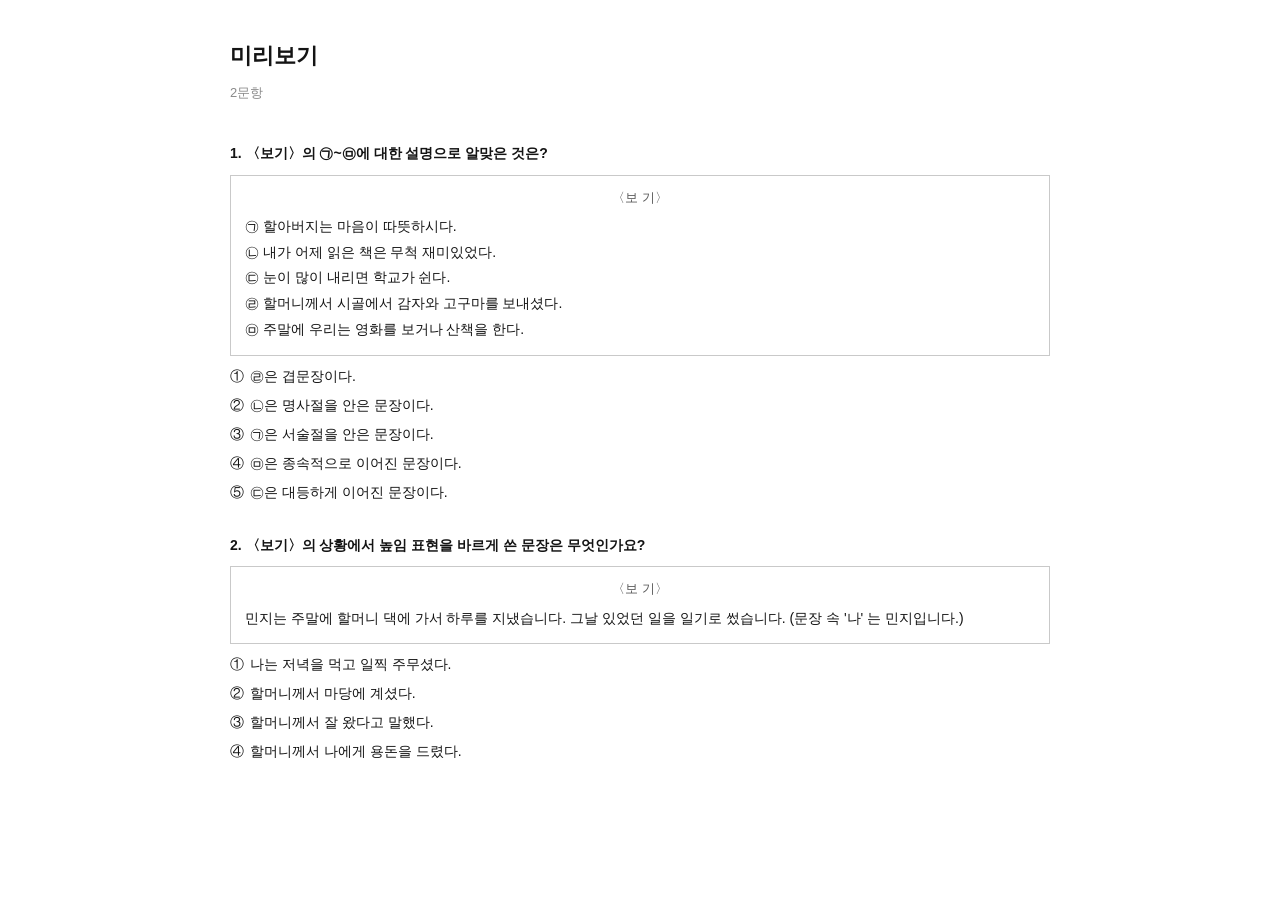
<file: paper-preview.html>
<!doctype html>
<html lang="ko"><head><meta charset="utf-8">
<meta name="viewport" content="width=device-width, initial-scale=1"><title>미리보기</title>
<style>
 html{-webkit-text-size-adjust:100%;text-size-adjust:100%}
 .psg,.bogi,ul.ch li,h3,.box{overflow-wrap:anywhere}
 body{font-family:"Noto Sans KR","Malgun Gothic",sans-serif;max-width:820px;
   margin:36px auto 80px;padding:0 24px;font-size:14px;line-height:1.85;color:#141414}
 h1{font-size:22px;margin:0 0 4px} .sub{color:#8a8a8a;font-size:13px;margin-bottom:26px}
 h2{font-size:16px;margin:36px 0 8px}
 .lead{font-weight:700;margin:26px 0 8px}
 .psg{white-space:pre-wrap;border:1px solid #141414;padding:14px 16px;margin:8px 0 14px}
 article{padding:10px 0 14px}
 h3{font-size:14px;margin:0 0 8px} .pt{color:#5a5a5a;font-weight:400;font-size:13px}
 .bogi{border:1px solid #c9c9c9;padding:10px 14px 12px;margin:8px 0;white-space:pre-wrap}
 .bogi-h{text-align:center;font-size:13px;color:#5a5a5a;margin-bottom:4px}
 ul.ch{list-style:none;margin:8px 0 0;padding:0} ul.ch li{margin:3px 0}
 .cn{margin-right:6px}
 table{border-collapse:collapse;font-size:13px}
 th,td{border:1px solid #c9c9c9;padding:3px 12px;text-align:center}
 .cm{border-top:1px solid #141414;padding:16px 0 10px;margin-top:18px}
 .cm h3{font-size:14.5px;margin:0 0 4px}
 .ans-b{font-weight:700;border:1px solid #141414;border-radius:4px;padding:0 7px;
   margin-left:6px;font-size:13px;white-space:nowrap}
 .meta,.note{color:#5a5a5a;font-size:12.5px;line-height:1.7;margin:4px 0}
 .box{border:1px solid #c9c9c9;border-radius:6px;padding:9px 13px 10px;margin:9px 0;
   font-size:13.5px}
 .box.std{border-color:#141414} .box.flag{border-color:#b00020;color:#b00020}
 .box-h{font-size:11.5px;letter-spacing:.1em;color:#8a8a8a;font-weight:700;margin-bottom:3px}
 .box.flag .box-h{color:inherit}
 .box ul{margin:4px 0 0;padding-left:18px} .box ul.plain{list-style:none;padding-left:0}
 .box p{margin:3px 0} .k{color:#8a8a8a;font-size:12.5px;margin-right:4px}
 .mono{font-family:Consolas,monospace;font-size:12.5px}
 table.dist{margin:6px 0} table.dist tr.ans td{font-weight:700}
 .warn{color:#b00020;font-size:13px;margin:4px 0}
 @media print{ article,.box{break-inside:avoid} h2.brk{break-before:page} }
 @media (max-width:640px){
   body{margin:20px auto 60px;padding:0 14px} h1{font-size:19px}
   .psg{padding:10px 12px} .box{padding:8px 10px 9px}
   th,td{padding:3px 7px} table{max-width:100%}
 }
</style></head><body>
<h1>미리보기</h1>
<div class="sub">2문항</div>
<article><h3>1. 〈보기〉의 ㉠~㉤에 대한 설명으로 알맞은 것은?</h3><div class="bogi"><div class="bogi-h">〈보 기〉</div>㉠ 할아버지는 마음이 따뜻하시다.
㉡ 내가 어제 읽은 책은 무척 재미있었다.
㉢ 눈이 많이 내리면 학교가 쉰다.
㉣ 할머니께서 시골에서 감자와 고구마를 보내셨다.
㉤ 주말에 우리는 영화를 보거나 산책을 한다.</div><ul class="ch"><li><span class="cn">①</span>㉣은 겹문장이다.</li><li><span class="cn">②</span>㉡은 명사절을 안은 문장이다.</li><li><span class="cn">③</span>㉠은 서술절을 안은 문장이다.</li><li><span class="cn">④</span>㉤은 종속적으로 이어진 문장이다.</li><li><span class="cn">⑤</span>㉢은 대등하게 이어진 문장이다.</li></ul></article><article><h3>2. 〈보기〉의 상황에서 높임 표현을 바르게 쓴 문장은 무엇인가요?</h3><div class="bogi"><div class="bogi-h">〈보 기〉</div>민지는 주말에 할머니 댁에 가서 하루를 지냈습니다. 그날 있었던 일을 일기로 썼습니다. (문장 속 &#x27;나&#x27; 는 민지입니다.)</div><ul class="ch"><li><span class="cn">①</span>나는 저녁을 먹고 일찍 주무셨다.</li><li><span class="cn">②</span>할머니께서 마당에 계셨다.</li><li><span class="cn">③</span>할머니께서 잘 왔다고 말했다.</li><li><span class="cn">④</span>할머니께서 나에게 용돈을 드렸다.</li></ul></article>


</body></html>
</file>
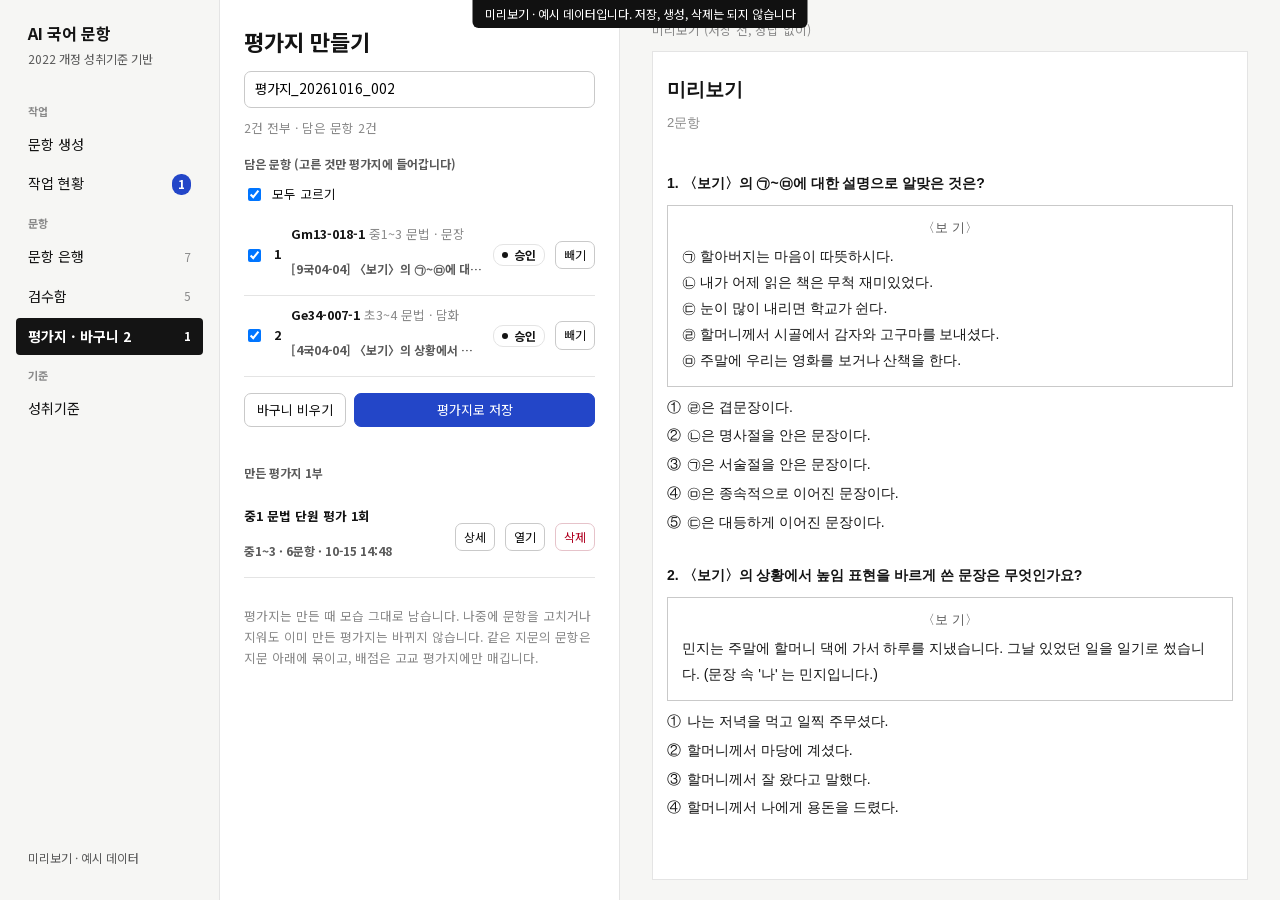
<file: papers.html>
<!doctype html>
<html lang="ko">
<head>
<meta charset="utf-8">
<meta name="viewport" content="width=device-width, initial-scale=1">
<title>평가지 · AI 국어 문항 시스템</title>
<link rel="stylesheet" href="app.css">
<!-- 폐쇄망이라 CDN 을 쓰지 않는다. 부분 갱신은 app.js 가 맡고, 폼에는
     action 과 method 를 남겨 스크립트가 없어도 동작하게 둔다. -->
</head>
<body>




<div class="app">
  <nav class="side" aria-label="메뉴">
    <a class="side-brand" href="index.html"><b>AI 국어 문항</b><span>2022 개정 성취기준 기반</span></a>
    <div class="side-g">작업</div>
    <a class="side-i " href="generate.html">문항 생성
    <span class="n "></span></a>
    <a class="side-i " href="work.html">작업 현황
    <span class="n live" id="nav-jobs">1</span></a>
    <div class="side-g">문항</div>
    <a class="side-i " href="index.html">문항 은행
    <span class="n ">7</span></a>
    <a class="side-i " href="review.html">검수함
    <span class="n ">5</span></a>
    <a class="side-i on" href="papers.html">평가지 · 바구니 2
    <span class="n ">1</span></a>
    <div class="side-g">기준</div>
    <a class="side-i " href="standards.html">성취기준
    <span class="n "></span></a>
    <div class="side-foot">미리보기 · 예시 데이터</div>
  </nav>
  <div class="content">
    

<div class="pp">
<div class="pp-left">
  <h1 style="font-size:22px;margin:0">평가지 만들기</h1>
  

  
  <form method="post" action="/paper/save" id="ppform" onsubmit="return fillPaperIds(this)"
        style="display:flex;flex-direction:column;gap:10px">
    <input type="hidden" name="ids">
    <input type="text" name="title" class="txt" style="margin:0" maxlength="120"
           value="평가지_20261016_002" aria-label="평가지 이름">
    <div class="sm muted"><span id="cart-picked"></span> · 담은 문항 2건</div>
    
  </form>
  <div class="lbl2" style="margin:4px 0 0">담은 문항 (고른 것만 평가지에 들어갑니다)</div>
  <label class="sm" style="display:flex;gap:8px;align-items:center">
    <input type="checkbox" id="cartall" checked onchange="cartCheckAll(this.checked); ppPreview()"> 모두 고르기</label>
  <div>
    
    
    <div class="pp-row">
      <input type="checkbox" class="cartchk" value="Gm13-018-1" checked
             onchange="syncCart(); ppPreview()" aria-label="Gm13-018-1 고르기">
      <b class="sm">1</b>
      <div class="grow">
        <div class="sm"><b>Gm13-018-1</b> <span class="muted">중1~3 문법 · 문장</span></div>
        <div class="q">[9국04-04] 〈보기〉의 ㉠~㉤에 대한 설명으로 알맞은 것은?</div>
      </div>
      <span class="st approved">승인</span>
      <form method="post" action="/cart/remove" class="inline">
        <input type="hidden" name="ids" value="Gm13-018-1">
        <button class="btn xs" type="submit" title="바구니에서 빼기">빼기</button>
      </form>
    </div>
    
    
    <div class="pp-row">
      <input type="checkbox" class="cartchk" value="Ge34-007-1" checked
             onchange="syncCart(); ppPreview()" aria-label="Ge34-007-1 고르기">
      <b class="sm">2</b>
      <div class="grow">
        <div class="sm"><b>Ge34-007-1</b> <span class="muted">초3~4 문법 · 담화</span></div>
        <div class="q">[4국04-04] 〈보기〉의 상황에서 높임 표현을 바르게 쓴 문장은 무엇인가요?</div>
      </div>
      <span class="st approved">승인</span>
      <form method="post" action="/cart/remove" class="inline">
        <input type="hidden" name="ids" value="Ge34-007-1">
        <button class="btn xs" type="submit" title="바구니에서 빼기">빼기</button>
      </form>
    </div>
    
  </div>
  <div class="bar" style="margin-top:6px">
    <form method="post" action="/cart/clear" class="inline"><button class="btn" type="submit">바구니 비우기</button></form>
    <button class="btn primary" type="submit" form="ppform" id="mkpaper" style="flex:1">평가지로 저장</button>
  </div>
  

  <div class="lbl2">만든 평가지 1부</div>
  
  <div class="pp-row" style="">
    <div class="grow">
      <div class="sm"><b>중1 문법 단원 평가 1회</b></div>
      <div class="q">중1~3
        · 6문항 · 10-15 14:48</div>
    </div>
    <button class="btn xs" onclick="openModal('/papers/1')">상세</button>
    <a class="btn xs" href="paper-preview.html" target="_blank" rel="noopener">열기</a>
    <form method="post" action="/papers/1/delete" class="inline">
      <button class="btn xs danger" type="submit" title="지웁니다(되돌릴 수 없음)">삭제</button>
    </form>
  </div>
  
  <p class="foot">평가지는 만든 때 모습 그대로 남습니다. 나중에 문항을 고치거나 지워도 이미 만든
    평가지는 바뀌지 않습니다. 같은 지문의 문항은 지문 아래에 묶이고, 배점은 고교 평가지에만 매깁니다.</p>
</div>

<div class="pp-main">
  <div class="bar" style="margin:0 0 10px">
    <span class="sm muted">미리보기 (저장 전, 정답 없이)</span>
  </div>
  <iframe id="ppframe" title="평가지 미리보기" src="paper-preview.html"></iframe>
</div>
</div>
<script>
/* 고른 문항이 바뀌면 미리보기를 다시 그린다. 연달아 누르면 마지막 것만 */
let ppTimer = null;
function ppPreview() {
  clearTimeout(ppTimer);
  ppTimer = setTimeout(() => {
    document.getElementById('ppframe').src = '/papers/preview?ids=' + cartPicked().join(',');
  }, 300);
}
document.addEventListener('DOMContentLoaded', () => syncCart());
</script>

  </div>
</div>

<!-- 작업 목록은 보이지 않게 읽어 두고 메뉴의 숫자와 화면 갱신에만 쓴다 -->
<div id="joblist" hidden></div>

<div id="modal-back" class="modal-back" hidden onclick="closeModal(event)">
  <div class="modal" onclick="event.stopPropagation()">
    <button class="modal-x" onclick="closeModal()" aria-label="닫기">✕</button>
    <div id="modal"></div>
  </div>
</div>

<script src="app.js"></script>

<div style="position:fixed;left:50%;top:0;transform:translateX(-50%);z-index:2000;background:#111;color:#fff;
  font-size:12px;padding:4px 12px;border-radius:0 0 6px 6px">미리보기 · 예시 데이터입니다. 저장, 생성, 삭제는 되지 않습니다</div>
<script>
/* 정적 미리보기: 서버 조각은 미리 뽑아 둔 것으로 답하고, 쓰기는 막는다 */
const FRAG = {"/jobs": "\n<div id=\"job-sum\" hidden\n     data-run=\"1\" data-q=\"0\"\n     data-done=\"2\" data-fail=\"0\"\n     data-total=\"3\"><\/div>\n\n\n  \n\n  \n    \n    \n    \n    <div class=\"job running\" data-id=\"36\">\n      <span class=\"job-s\">진행중<\/span>\n\n      <span class=\"job-t\">문항 생성 · 중1~3 문법 3문항 x 4<\/span>\n\n      <span class=\"job-p\">7/12 AI판정<\/span>\n\n      <span class=\"job-x\">\n        \n          \n          <form method=\"post\" action=\"/jobs/36/cancel\" class=\"inline\"\n                onsubmit=\"event.preventDefault(); jobPost(this)\">\n            <button class=\"btn xs\" type=\"submit\" \n                    title=\"다음 단계로 넘어갈 때 멈춥니다\">중단<\/button>\n          <\/form>\n        \n      <\/span>\n\n      \n    <\/div>\n  \n    \n    \n    \n    <a class=\"job done go\" data-id=\"35\" href=\"index.html\" title=\"눌러서 결과 보기\">\n      <span class=\"job-s\">완료<\/span>\n\n      <span class=\"job-t\">문항 생성 · 중1~3 문법 1문항 x 4<\/span>\n\n      <span class=\"job-p\"><\/span>\n\n      <span class=\"job-x\">\n        \n          <span class=\"job-go\">보기 ›<\/span>\n        \n      <\/span>\n\n      \n    <\/a>\n  \n    \n    \n    \n    <a class=\"job done go\" data-id=\"32\" href=\"index.html\" title=\"눌러서 결과 보기\">\n      <span class=\"job-s\">완료<\/span>\n\n      <span class=\"job-t\">문항 생성 · 중1~3 문법 1문항 x 4<\/span>\n\n      <span class=\"job-p\"><\/span>\n\n      <span class=\"job-x\">\n        \n          <span class=\"job-go\">보기 ›<\/span>\n        \n      <\/span>\n\n      \n    <\/a>\n  \n\n  \n    <form method=\"post\" action=\"/jobs/clear\" class=\"inline\"\n          onsubmit=\"event.preventDefault(); jobPost(this)\">\n      <button class=\"btn xs\" type=\"submit\">끝난 작업 지우기<\/button>\n    <\/form>\n  \n", "/work": "\n\n\n\n<div class=\"work\">\n<div class=\"page\">\n  <div class=\"page-h\">\n    <div class=\"grow\"><h1>작업 현황<\/h1>\n      <div class=\"sub\">동시 생성 2 · 최근 1시간 한도 초과(429) 0회<\/div><\/div>\n    \n    <form method=\"post\" action=\"/jobs/clear\" class=\"inline\"><button class=\"btn\" type=\"submit\">끝난 작업 지우기<\/button><\/form>\n    \n  <\/div>\n\n  \n\n  \n  \n  <div class=\"jcard \">\n    <div class=\"jcard-h\">\n      <span class=\"live\">진행 중<\/span>\n      <b>#36 · 문항 생성 · 중1~3 문법 3문항 x 4<\/b>\n      <span class=\"grow\"><\/span>\n      <span class=\"sm muted\">7 / 12 · 1분 42초 경과<\/span>\n      <form method=\"post\" action=\"/jobs/36/cancel\" class=\"inline\">\n        <button class=\"btn danger\" type=\"submit\" \n                title=\"다음 단계로 넘어갈 때 멈춥니다\">중단<\/button>\n      <\/form>\n    <\/div>\n    <div class=\"pbar\"><i style=\"width:58%\"><\/i><\/div>\n    \n    <table class=\"sgrid\">\n      <thead><tr><th style=\"width:80px\">문항<\/th><th>문항생성<\/th><th>구조검증<\/th><th>AI판정<\/th><th>AI응시<\/th><th>해설작성<\/th><th>상태<\/th><\/tr><\/thead>\n      <tbody>\n      \n      \n      \n      <tr>\n        <td>8 / 12<\/td>\n        \n          \n            <td><span class=\"dot done\"><\/span>10초<\/td>\n          \n        \n          \n            <td><span class=\"dot \"><\/span><\/td>\n          \n        \n          \n            <td><span class=\"dot done\"><\/span>6초<\/td>\n          \n        \n          \n            <td><span class=\"dot done\"><\/span>9초<\/td>\n          \n        \n          \n            <td><span class=\"dot \"><\/span><\/td>\n          \n        \n        <td><span class=\"st passed\">자동 점검 통과<\/span>\n             <span class=\"sm muted\">25초<\/span>\n          <\/td>\n      <\/tr>\n      \n      \n      \n      <tr>\n        <td>9 / 12<\/td>\n        \n          <td><span class=\"dot done\"><\/span><\/td>\n          \n        \n          <td><span class=\"dot done\"><\/span><\/td>\n          \n        \n          <td class=\"cur-t\"><span class=\"dot cur\"><\/span>진행 중<\/td>\n          \n        \n          <td><span class=\"dot\"><\/span><\/td>\n        \n          <td><span class=\"dot\"><\/span><\/td>\n        \n        <td>AI판정<\/td>\n      <\/tr>\n      \n      \n      \n      <tr>\n        <td>10 / 12<\/td>\n        \n          <td class=\"cur-t\"><span class=\"dot cur\"><\/span>진행 중<\/td>\n          \n        \n          <td><span class=\"dot\"><\/span><\/td>\n        \n          <td><span class=\"dot\"><\/span><\/td>\n        \n          <td><span class=\"dot\"><\/span><\/td>\n        \n          <td><span class=\"dot\"><\/span><\/td>\n        \n        <td>문항생성<\/td>\n      <\/tr>\n      \n      <\/tbody>\n    <\/table>\n    \n  <\/div>\n  \n\n  \n  <div class=\"lbl2\">끝난 작업<\/div>\n  <table class=\"tbl2\">\n    <thead><tr><th style=\"width:56px\">번호<\/th><th>내용<\/th><th style=\"width:70px\">만듦<\/th>\n      <th style=\"width:80px\">검토 필요<\/th><th style=\"width:60px\">실패<\/th><th style=\"width:90px\">소요<\/th>\n      <th style=\"width:80px\">429 대기<\/th><th style=\"width:110px\"><\/th><\/tr><\/thead>\n    <tbody>\n    \n    \n    <tr>\n      <td class=\"id\">#35<\/td>\n      <td class=\"q\" title=\"문항 생성 · 중1~3 문법 1문항 x 4\">문항 생성 · 중1~3 문법 1문항 x 4\n        \n        <\/td>\n      <td>4<\/td>\n      <td>0<\/td>\n      <td>0<\/td>\n      <td>22초<\/td>\n      <td class=\"\">0초<\/td>\n      <td><a class=\"btn xs\" href=\"index.html\">결과 보기<\/a>\n        <\/td>\n    <\/tr>\n    \n    \n    <tr>\n      <td class=\"id\">#32<\/td>\n      <td class=\"q\" title=\"문항 생성 · 중1~3 문법 1문항 x 4\">문항 생성 · 중1~3 문법 1문항 x 4\n        \n        <\/td>\n      <td>4<\/td>\n      <td>0<\/td>\n      <td>0<\/td>\n      <td>6분 7초<\/td>\n      <td class=\"warn-n\">360초<\/td>\n      <td><a class=\"btn xs\" href=\"index.html\">결과 보기<\/a>\n        <\/td>\n    <\/tr>\n    \n    <\/tbody>\n  <\/table>\n  \n<\/div>\n\n<aside class=\"work-side\">\n  <b style=\"font-size:16px\">단계별 평균 소요<\/b>\n  <div class=\"sm muted\">최근 20세트 기준<\/div>\n  \n  <div class=\"meter\"><div class=\"h\">문항생성<b>18초<\/b><\/div>\n    <div class=\"b\"><i style=\"width:100%\"><\/i><\/div><\/div>\n  \n  <div class=\"meter\"><div class=\"h\">구조검증<b>0초<\/b><\/div>\n    <div class=\"b\"><i style=\"width:0%\"><\/i><\/div><\/div>\n  \n  <div class=\"meter\"><div class=\"h\">AI판정<b>9초<\/b><\/div>\n    <div class=\"b\"><i style=\"width:50%\"><\/i><\/div><\/div>\n  \n  <div class=\"meter\"><div class=\"h\">AI응시<b>0초<\/b><\/div>\n    <div class=\"b\"><i style=\"width:0%\"><\/i><\/div><\/div>\n  \n  <div class=\"meter\"><div class=\"h\">해설작성<b>0초<\/b><\/div>\n    <div class=\"b\"><i style=\"width:0%\"><\/i><\/div><\/div>\n  \n  <div style=\"border-top:1px solid var(--line);margin-top:16px;padding-top:12px\">\n    <b>게이트웨이 (최근 1시간)<\/b>\n    <dl class=\"kv\" style=\"grid-template-columns:1fr auto\">\n      <dt>호출 수<\/dt><dd>0회<\/dd>\n      <dt>호출 시간 합<\/dt><dd>0초<\/dd>\n      <dt>한도 초과(429)<\/dt><dd>0회 · 대기 6분 0초<\/dd>\n      <dt>동시 생성<\/dt><dd>2 (AIKOR_PARALLEL)<\/dd>\n    <\/dl>\n    <p class=\"sm muted\">호출 기록은 작업이 끝날 때 남습니다. 동시에 돈 작업이 있으면 서로의 몫이 섞일 수 있습니다.<\/p>\n  <\/div>\n<\/aside>\n<\/div>", "/items/Gm13-024-1/preview": "\n\n<div class=\"page-h\" style=\"margin:0 0 6px\">\n  <b>Gm13-024-1<\/b>\n  <span class=\"st passed\">자동 점검 통과<\/span>\n  <span class=\"st data\">자료 문항<\/span>\n  \n<\/div>\n<div class=\"sm muted\">중1~3 문법 · 단어<\/div>\n<div class=\"sm muted\">[9국04-02] 단어의 짜임을 분석하여 새말 형성의 원리를 이해한다.<\/div>\n\n<div class=\"paperq\">\n  \n  <p class=\"qq\">〈보기〉의 ㉠~㉤에 대한 설명으로 알맞은 것은?<\/p>\n  <div class=\"bx\">㉠ 맨발   ㉡ 첫눈   ㉢ 볶음밥   ㉣ 지우개   ㉤ 풋고추<\/div>\n  <ol>\n    \n    <li class=\"\">① ㉠은 어근 &#39;맨&#39;과 어근 &#39;발&#39;이 결합하여 만들어졌다.<\/li>\n    \n    <li class=\"\">② ㉡은 접두사 &#39;첫-&#39;이 어근 &#39;눈&#39;에 붙어 만들어졌다.<\/li>\n    \n    <li class=\"ans\">③ ㉢은 합성어이다.<\/li>\n    \n    <li class=\"\">④ ㉣은 합성어이다.<\/li>\n    \n    <li class=\"\">⑤ ㉤은 어근 &#39;풋&#39;과 어근 &#39;고추&#39;가 결합하여 만들어졌다.<\/li>\n    \n  <\/ol>\n<\/div>\n\n<div class=\"lbl2\">검증 요약<\/div>\n<dl class=\"kv\">\n  <dt>정답 근거<\/dt><dd>표준국어대사전 표제어 구성<\/dd>\n  <dt>다른 모델 풀이<\/dt><dd>③ 선택 · 정답과 같음<\/dd>\n  <dt>AI 판정<\/dt><dd>성취기준 부합 100 · 오답 매력도 90<\/dd>\n  <dt>AI 응시<\/dt><dd>하지 않음<\/dd>\n  \n<\/dl>\n\n<div class=\"bar\" style=\"margin-top:16px\">\n  <a class=\"btn primary\" href=\"review-Gm13-024-1.html\">검수 열기<\/a>\n  <form method=\"post\" action=\"/cart/add\" class=\"inline\">\n    <input type=\"hidden\" name=\"ids\" value=\"Gm13-024-1\">\n    <button class=\"btn\" type=\"submit\">바구니에 담기<\/button>\n  <\/form>\n  \n    <button class=\"btn danger\" onclick=\"openModal('/confirm/delete?ids=Gm13-024-1')\">삭제<\/button>\n  \n<\/div>", "/items/Gm13-024-1": "\n\n<div class=\"page-h\" style=\"margin:0 0 6px\">\n  <b>Gm13-024-1<\/b>\n  <span class=\"st passed\">자동 점검 통과<\/span>\n  <span class=\"st data\">자료 문항<\/span>\n  \n<\/div>\n<div class=\"sm muted\">중1~3 문법 · 단어<\/div>\n<div class=\"sm muted\">[9국04-02] 단어의 짜임을 분석하여 새말 형성의 원리를 이해한다.<\/div>\n\n<div class=\"paperq\">\n  \n  <p class=\"qq\">〈보기〉의 ㉠~㉤에 대한 설명으로 알맞은 것은?<\/p>\n  <div class=\"bx\">㉠ 맨발   ㉡ 첫눈   ㉢ 볶음밥   ㉣ 지우개   ㉤ 풋고추<\/div>\n  <ol>\n    \n    <li class=\"\">① ㉠은 어근 &#39;맨&#39;과 어근 &#39;발&#39;이 결합하여 만들어졌다.<\/li>\n    \n    <li class=\"\">② ㉡은 접두사 &#39;첫-&#39;이 어근 &#39;눈&#39;에 붙어 만들어졌다.<\/li>\n    \n    <li class=\"ans\">③ ㉢은 합성어이다.<\/li>\n    \n    <li class=\"\">④ ㉣은 합성어이다.<\/li>\n    \n    <li class=\"\">⑤ ㉤은 어근 &#39;풋&#39;과 어근 &#39;고추&#39;가 결합하여 만들어졌다.<\/li>\n    \n  <\/ol>\n<\/div>\n\n<div class=\"lbl2\">검증 요약<\/div>\n<dl class=\"kv\">\n  <dt>정답 근거<\/dt><dd>표준국어대사전 표제어 구성<\/dd>\n  <dt>다른 모델 풀이<\/dt><dd>③ 선택 · 정답과 같음<\/dd>\n  <dt>AI 판정<\/dt><dd>성취기준 부합 100 · 오답 매력도 90<\/dd>\n  <dt>AI 응시<\/dt><dd>하지 않음<\/dd>\n  \n<\/dl>\n\n<div class=\"bar\" style=\"margin-top:16px\">\n  <a class=\"btn primary\" href=\"review-Gm13-024-1.html\">검수 열기<\/a>\n  <form method=\"post\" action=\"/cart/add\" class=\"inline\">\n    <input type=\"hidden\" name=\"ids\" value=\"Gm13-024-1\">\n    <button class=\"btn\" type=\"submit\">바구니에 담기<\/button>\n  <\/form>\n  \n    <button class=\"btn danger\" onclick=\"openModal('/confirm/delete?ids=Gm13-024-1')\">삭제<\/button>\n  \n<\/div>", "/items/Gm13-023-1/preview": "\n\n<div class=\"page-h\" style=\"margin:0 0 6px\">\n  <b>Gm13-023-1<\/b>\n  <span class=\"st review\">검토 필요<\/span>\n  <span class=\"st data\">자료 문항<\/span>\n  \n<\/div>\n<div class=\"sm muted\">중1~3 문법 · 단어<\/div>\n<div class=\"sm muted\">[9국04-02] 단어의 짜임을 분석하여 새말 형성의 원리를 이해한다.<\/div>\n\n<div class=\"paperq\">\n  \n  <p class=\"qq\">〈보기〉의 ㉠~㉤에 대한 설명으로 알맞은 것은?<\/p>\n  <div class=\"bx\">㉠ 놀이터   ㉡ 첫눈   ㉢ 맨발   ㉣ 개떡   ㉤ 덮개<\/div>\n  <ol>\n    \n    <li class=\"\">① ㉠은 어근 &#39;놀이&#39;에 접미사 &#39;-터&#39;가 붙어 만들어졌다.<\/li>\n    \n    <li class=\"\">② ㉡은 접두사 &#39;첫-&#39;이 어근 &#39;눈&#39;에 붙어 만들어졌다.<\/li>\n    \n    <li class=\"ans\">③ ㉢은 접두사 &#39;맨-&#39;이 어근 &#39;발&#39;에 붙어 만들어졌다.<\/li>\n    \n    <li class=\"\">④ ㉣은 합성어이다.<\/li>\n    \n    <li class=\"\">⑤ ㉤은 어근 &#39;덮-&#39;과 어근 &#39;개&#39;가 결합하여 만들어졌다.<\/li>\n    \n  <\/ol>\n<\/div>\n\n<div class=\"lbl2\">검증 요약<\/div>\n<dl class=\"kv\">\n  <dt>정답 근거<\/dt><dd>표준국어대사전 표제어 구성<\/dd>\n  <dt>다른 모델 풀이<\/dt><dd>③ 선택 · 정답과 같음<\/dd>\n  <dt>AI 판정<\/dt><dd>성취기준 부합 100 · 오답 매력도 90<\/dd>\n  <dt>AI 응시<\/dt><dd>하지 않음<\/dd>\n  \n<\/dl>\n\n<div class=\"bar\" style=\"margin-top:16px\">\n  <a class=\"btn primary\" href=\"review-Gm13-023-1.html\">검수 열기<\/a>\n  <form method=\"post\" action=\"/cart/add\" class=\"inline\">\n    <input type=\"hidden\" name=\"ids\" value=\"Gm13-023-1\">\n    <button class=\"btn\" type=\"submit\">바구니에 담기<\/button>\n  <\/form>\n  \n    <button class=\"btn danger\" onclick=\"openModal('/confirm/delete?ids=Gm13-023-1')\">삭제<\/button>\n  \n<\/div>", "/items/Gm13-023-1": "\n\n<div class=\"page-h\" style=\"margin:0 0 6px\">\n  <b>Gm13-023-1<\/b>\n  <span class=\"st review\">검토 필요<\/span>\n  <span class=\"st data\">자료 문항<\/span>\n  \n<\/div>\n<div class=\"sm muted\">중1~3 문법 · 단어<\/div>\n<div class=\"sm muted\">[9국04-02] 단어의 짜임을 분석하여 새말 형성의 원리를 이해한다.<\/div>\n\n<div class=\"paperq\">\n  \n  <p class=\"qq\">〈보기〉의 ㉠~㉤에 대한 설명으로 알맞은 것은?<\/p>\n  <div class=\"bx\">㉠ 놀이터   ㉡ 첫눈   ㉢ 맨발   ㉣ 개떡   ㉤ 덮개<\/div>\n  <ol>\n    \n    <li class=\"\">① ㉠은 어근 &#39;놀이&#39;에 접미사 &#39;-터&#39;가 붙어 만들어졌다.<\/li>\n    \n    <li class=\"\">② ㉡은 접두사 &#39;첫-&#39;이 어근 &#39;눈&#39;에 붙어 만들어졌다.<\/li>\n    \n    <li class=\"ans\">③ ㉢은 접두사 &#39;맨-&#39;이 어근 &#39;발&#39;에 붙어 만들어졌다.<\/li>\n    \n    <li class=\"\">④ ㉣은 합성어이다.<\/li>\n    \n    <li class=\"\">⑤ ㉤은 어근 &#39;덮-&#39;과 어근 &#39;개&#39;가 결합하여 만들어졌다.<\/li>\n    \n  <\/ol>\n<\/div>\n\n<div class=\"lbl2\">검증 요약<\/div>\n<dl class=\"kv\">\n  <dt>정답 근거<\/dt><dd>표준국어대사전 표제어 구성<\/dd>\n  <dt>다른 모델 풀이<\/dt><dd>③ 선택 · 정답과 같음<\/dd>\n  <dt>AI 판정<\/dt><dd>성취기준 부합 100 · 오답 매력도 90<\/dd>\n  <dt>AI 응시<\/dt><dd>하지 않음<\/dd>\n  \n<\/dl>\n\n<div class=\"bar\" style=\"margin-top:16px\">\n  <a class=\"btn primary\" href=\"review-Gm13-023-1.html\">검수 열기<\/a>\n  <form method=\"post\" action=\"/cart/add\" class=\"inline\">\n    <input type=\"hidden\" name=\"ids\" value=\"Gm13-023-1\">\n    <button class=\"btn\" type=\"submit\">바구니에 담기<\/button>\n  <\/form>\n  \n    <button class=\"btn danger\" onclick=\"openModal('/confirm/delete?ids=Gm13-023-1')\">삭제<\/button>\n  \n<\/div>", "/items/Gm13-018-1/preview": "\n\n<div class=\"page-h\" style=\"margin:0 0 6px\">\n  <b>Gm13-018-1<\/b>\n  <span class=\"st approved\">승인<\/span>\n  <span class=\"st data\">자료 문항<\/span>\n  \n<\/div>\n<div class=\"sm muted\">중1~3 문법 · 문장<\/div>\n<div class=\"sm muted\">[9국04-04] 문장의 짜임을 이해하고 표현 효과를 고려하여 문장을 구성한다.<\/div>\n\n<div class=\"paperq\">\n  \n  <p class=\"qq\">〈보기〉의 ㉠~㉤에 대한 설명으로 알맞은 것은?<\/p>\n  <div class=\"bx\">㉠ 할아버지는 마음이 따뜻하시다.\n㉡ 내가 어제 읽은 책은 무척 재미있었다.\n㉢ 눈이 많이 내리면 학교가 쉰다.\n㉣ 할머니께서 시골에서 감자와 고구마를 보내셨다.\n㉤ 주말에 우리는 영화를 보거나 산책을 한다.<\/div>\n  <ol>\n    \n    <li class=\"\">① ㉣은 겹문장이다.<\/li>\n    \n    <li class=\"\">② ㉡은 명사절을 안은 문장이다.<\/li>\n    \n    <li class=\"ans\">③ ㉠은 서술절을 안은 문장이다.<\/li>\n    \n    <li class=\"\">④ ㉤은 종속적으로 이어진 문장이다.<\/li>\n    \n    <li class=\"\">⑤ ㉢은 대등하게 이어진 문장이다.<\/li>\n    \n  <\/ol>\n<\/div>\n\n<div class=\"lbl2\">검증 요약<\/div>\n<dl class=\"kv\">\n  <dt>정답 근거<\/dt><dd>문장의 짜임(학교 문법)<\/dd>\n  <dt>다른 모델 풀이<\/dt><dd>③ 선택 · 정답과 같음<\/dd>\n  <dt>AI 판정<\/dt><dd>성취기준 부합 100 · 오답 매력도 90<\/dd>\n  <dt>AI 응시<\/dt><dd>하지 않음<\/dd>\n  \n<\/dl>\n\n<div class=\"bar\" style=\"margin-top:16px\">\n  <a class=\"btn primary\" href=\"review-Gm13-018-1.html\">검수 열기<\/a>\n  <form method=\"post\" action=\"/cart/add\" class=\"inline\">\n    <input type=\"hidden\" name=\"ids\" value=\"Gm13-018-1\">\n    <button class=\"btn\" type=\"submit\">바구니에 담기<\/button>\n  <\/form>\n  \n    <button class=\"btn danger\" onclick=\"openModal('/confirm/delete?ids=Gm13-018-1')\">삭제<\/button>\n  \n<\/div>", "/items/Gm13-018-1": "\n\n<div class=\"page-h\" style=\"margin:0 0 6px\">\n  <b>Gm13-018-1<\/b>\n  <span class=\"st approved\">승인<\/span>\n  <span class=\"st data\">자료 문항<\/span>\n  \n<\/div>\n<div class=\"sm muted\">중1~3 문법 · 문장<\/div>\n<div class=\"sm muted\">[9국04-04] 문장의 짜임을 이해하고 표현 효과를 고려하여 문장을 구성한다.<\/div>\n\n<div class=\"paperq\">\n  \n  <p class=\"qq\">〈보기〉의 ㉠~㉤에 대한 설명으로 알맞은 것은?<\/p>\n  <div class=\"bx\">㉠ 할아버지는 마음이 따뜻하시다.\n㉡ 내가 어제 읽은 책은 무척 재미있었다.\n㉢ 눈이 많이 내리면 학교가 쉰다.\n㉣ 할머니께서 시골에서 감자와 고구마를 보내셨다.\n㉤ 주말에 우리는 영화를 보거나 산책을 한다.<\/div>\n  <ol>\n    \n    <li class=\"\">① ㉣은 겹문장이다.<\/li>\n    \n    <li class=\"\">② ㉡은 명사절을 안은 문장이다.<\/li>\n    \n    <li class=\"ans\">③ ㉠은 서술절을 안은 문장이다.<\/li>\n    \n    <li class=\"\">④ ㉤은 종속적으로 이어진 문장이다.<\/li>\n    \n    <li class=\"\">⑤ ㉢은 대등하게 이어진 문장이다.<\/li>\n    \n  <\/ol>\n<\/div>\n\n<div class=\"lbl2\">검증 요약<\/div>\n<dl class=\"kv\">\n  <dt>정답 근거<\/dt><dd>문장의 짜임(학교 문법)<\/dd>\n  <dt>다른 모델 풀이<\/dt><dd>③ 선택 · 정답과 같음<\/dd>\n  <dt>AI 판정<\/dt><dd>성취기준 부합 100 · 오답 매력도 90<\/dd>\n  <dt>AI 응시<\/dt><dd>하지 않음<\/dd>\n  \n<\/dl>\n\n<div class=\"bar\" style=\"margin-top:16px\">\n  <a class=\"btn primary\" href=\"review-Gm13-018-1.html\">검수 열기<\/a>\n  <form method=\"post\" action=\"/cart/add\" class=\"inline\">\n    <input type=\"hidden\" name=\"ids\" value=\"Gm13-018-1\">\n    <button class=\"btn\" type=\"submit\">바구니에 담기<\/button>\n  <\/form>\n  \n    <button class=\"btn danger\" onclick=\"openModal('/confirm/delete?ids=Gm13-018-1')\">삭제<\/button>\n  \n<\/div>", "/items/Gh23-004-1/preview": "\n\n<div class=\"page-h\" style=\"margin:0 0 6px\">\n  <b>Gh23-004-1<\/b>\n  <span class=\"st passed\">자동 점검 통과<\/span>\n  <span class=\"st data\">자료 문항<\/span>\n  \n<\/div>\n<div class=\"sm muted\">고2~3 문법 · 문장<\/div>\n<div class=\"sm muted\">[12화언01-03] 품사와 문장 구조에 대한 지식을 활용하여 언어 자료를 분석하고 설명한다.<\/div>\n\n<div class=\"paperq\">\n  \n  <p class=\"qq\">〈보기〉의 ㉠~㉤에 대해 탐구한 내용으로 적절한 것은?<\/p>\n  <div class=\"bx\">㉠ 내가 어제 읽은 책은 재미있었지만 결말이 아쉬웠다.\n㉡ 비가 오는 소리가 들려서 나는 창문을 닫았다.\n㉢ 나는 그가 범인임을 알았지만 아무에게도 말하지 않았다.\n㉣ 민지는 &#34;같이 가자.&#34;라고 외쳤지만 아무도 대답하지 않았다.\n㉤ 동생이 상을 받았음이 알려져서 온 가족이 기뻐했다.<\/div>\n  <ol>\n    \n    <li class=\"\">① ㉠은 관형절 &#39;내가 어제 읽은&#39;에는 생략된 성분이 없고, 앞 절과 뒤 절이 대등하게 이어져 있다.<\/li>\n    \n    <li class=\"ans\">② ㉡은 관형절 &#39;비가 오는&#39;에는 생략된 성분이 없고, 연결 어미 &#39;-어서&#39;가 앞뒤 절을 &#39;원인&#39;의 관계로 잇는다.<\/li>\n    \n    <li class=\"\">③ ㉢은 명사절 &#39;그가 범인임&#39;이 주어의 구실을 하고, 연결 어미 &#39;-지만&#39;이 앞뒤 절을 &#39;대조&#39;의 관계로 잇는다.<\/li>\n    \n    <li class=\"\">④ ㉣은 인용 조사 &#39;라고&#39;를 써서 남의 말을 간접 인용하였고, 앞 절과 뒤 절이 대등하게 이어져 있다.<\/li>\n    \n    <li class=\"\">⑤ ㉤은 명사절 &#39;동생이 상을 받았음&#39;이 주어의 구실을 하고, 앞 절과 뒤 절이 대등하게 이어져 있다.<\/li>\n    \n  <\/ol>\n<\/div>\n\n<div class=\"lbl2\">검증 요약<\/div>\n<dl class=\"kv\">\n  <dt>정답 근거<\/dt><dd>문장 구조(학교 문법)<\/dd>\n  <dt>다른 모델 풀이<\/dt><dd>② 선택 · 정답과 같음<\/dd>\n  <dt>AI 판정<\/dt><dd>성취기준 부합 100 · 오답 매력도 90<\/dd>\n  <dt>AI 응시<\/dt><dd>하지 않음<\/dd>\n  \n<\/dl>\n\n<div class=\"bar\" style=\"margin-top:16px\">\n  <a class=\"btn primary\" href=\"review-Gh23-004-1.html\">검수 열기<\/a>\n  <form method=\"post\" action=\"/cart/add\" class=\"inline\">\n    <input type=\"hidden\" name=\"ids\" value=\"Gh23-004-1\">\n    <button class=\"btn\" type=\"submit\">바구니에 담기<\/button>\n  <\/form>\n  \n    <button class=\"btn danger\" onclick=\"openModal('/confirm/delete?ids=Gh23-004-1')\">삭제<\/button>\n  \n<\/div>", "/items/Gh23-004-1": "\n\n<div class=\"page-h\" style=\"margin:0 0 6px\">\n  <b>Gh23-004-1<\/b>\n  <span class=\"st passed\">자동 점검 통과<\/span>\n  <span class=\"st data\">자료 문항<\/span>\n  \n<\/div>\n<div class=\"sm muted\">고2~3 문법 · 문장<\/div>\n<div class=\"sm muted\">[12화언01-03] 품사와 문장 구조에 대한 지식을 활용하여 언어 자료를 분석하고 설명한다.<\/div>\n\n<div class=\"paperq\">\n  \n  <p class=\"qq\">〈보기〉의 ㉠~㉤에 대해 탐구한 내용으로 적절한 것은?<\/p>\n  <div class=\"bx\">㉠ 내가 어제 읽은 책은 재미있었지만 결말이 아쉬웠다.\n㉡ 비가 오는 소리가 들려서 나는 창문을 닫았다.\n㉢ 나는 그가 범인임을 알았지만 아무에게도 말하지 않았다.\n㉣ 민지는 &#34;같이 가자.&#34;라고 외쳤지만 아무도 대답하지 않았다.\n㉤ 동생이 상을 받았음이 알려져서 온 가족이 기뻐했다.<\/div>\n  <ol>\n    \n    <li class=\"\">① ㉠은 관형절 &#39;내가 어제 읽은&#39;에는 생략된 성분이 없고, 앞 절과 뒤 절이 대등하게 이어져 있다.<\/li>\n    \n    <li class=\"ans\">② ㉡은 관형절 &#39;비가 오는&#39;에는 생략된 성분이 없고, 연결 어미 &#39;-어서&#39;가 앞뒤 절을 &#39;원인&#39;의 관계로 잇는다.<\/li>\n    \n    <li class=\"\">③ ㉢은 명사절 &#39;그가 범인임&#39;이 주어의 구실을 하고, 연결 어미 &#39;-지만&#39;이 앞뒤 절을 &#39;대조&#39;의 관계로 잇는다.<\/li>\n    \n    <li class=\"\">④ ㉣은 인용 조사 &#39;라고&#39;를 써서 남의 말을 간접 인용하였고, 앞 절과 뒤 절이 대등하게 이어져 있다.<\/li>\n    \n    <li class=\"\">⑤ ㉤은 명사절 &#39;동생이 상을 받았음&#39;이 주어의 구실을 하고, 앞 절과 뒤 절이 대등하게 이어져 있다.<\/li>\n    \n  <\/ol>\n<\/div>\n\n<div class=\"lbl2\">검증 요약<\/div>\n<dl class=\"kv\">\n  <dt>정답 근거<\/dt><dd>문장 구조(학교 문법)<\/dd>\n  <dt>다른 모델 풀이<\/dt><dd>② 선택 · 정답과 같음<\/dd>\n  <dt>AI 판정<\/dt><dd>성취기준 부합 100 · 오답 매력도 90<\/dd>\n  <dt>AI 응시<\/dt><dd>하지 않음<\/dd>\n  \n<\/dl>\n\n<div class=\"bar\" style=\"margin-top:16px\">\n  <a class=\"btn primary\" href=\"review-Gh23-004-1.html\">검수 열기<\/a>\n  <form method=\"post\" action=\"/cart/add\" class=\"inline\">\n    <input type=\"hidden\" name=\"ids\" value=\"Gh23-004-1\">\n    <button class=\"btn\" type=\"submit\">바구니에 담기<\/button>\n  <\/form>\n  \n    <button class=\"btn danger\" onclick=\"openModal('/confirm/delete?ids=Gh23-004-1')\">삭제<\/button>\n  \n<\/div>", "/items/Ge34-007-1/preview": "\n\n<div class=\"page-h\" style=\"margin:0 0 6px\">\n  <b>Ge34-007-1<\/b>\n  <span class=\"st approved\">승인<\/span>\n  <span class=\"st data\">자료 문항<\/span>\n  \n<\/div>\n<div class=\"sm muted\">초3~4 문법 · 담화<\/div>\n<div class=\"sm muted\">[4국04-04] 글과 담화에 쓰인 높임 표현과 지시⋅접속 표현을 이해하고 상황에 맞게 표현한다.<\/div>\n\n<div class=\"paperq\">\n  \n  <p class=\"qq\">〈보기〉의 상황에서 높임 표현을 바르게 쓴 문장은 무엇인가요?<\/p>\n  <div class=\"bx\">민지는 주말에 할머니 댁에 가서 하루를 지냈습니다. 그날 있었던 일을 일기로 썼습니다. (문장 속 &#39;나&#39; 는 민지입니다.)<\/div>\n  <ol>\n    \n    <li class=\"\">① 나는 저녁을 먹고 일찍 주무셨다.<\/li>\n    \n    <li class=\"ans\">② 할머니께서 마당에 계셨다.<\/li>\n    \n    <li class=\"\">③ 할머니께서 잘 왔다고 말했다.<\/li>\n    \n    <li class=\"\">④ 할머니께서 나에게 용돈을 드렸다.<\/li>\n    \n  <\/ol>\n<\/div>\n\n<div class=\"lbl2\">검증 요약<\/div>\n<dl class=\"kv\">\n  <dt>정답 근거<\/dt><dd>표준국어대사전 높임말<\/dd>\n  <dt>다른 모델 풀이<\/dt><dd>② 선택 · 정답과 같음<\/dd>\n  <dt>AI 판정<\/dt><dd>성취기준 부합 100 · 오답 매력도 90<\/dd>\n  <dt>AI 응시<\/dt><dd>하지 않음<\/dd>\n  \n<\/dl>\n\n<div class=\"bar\" style=\"margin-top:16px\">\n  <a class=\"btn primary\" href=\"review-Ge34-007-1.html\">검수 열기<\/a>\n  <form method=\"post\" action=\"/cart/add\" class=\"inline\">\n    <input type=\"hidden\" name=\"ids\" value=\"Ge34-007-1\">\n    <button class=\"btn\" type=\"submit\">바구니에 담기<\/button>\n  <\/form>\n  \n    <button class=\"btn danger\" onclick=\"openModal('/confirm/delete?ids=Ge34-007-1')\">삭제<\/button>\n  \n<\/div>", "/items/Ge34-007-1": "\n\n<div class=\"page-h\" style=\"margin:0 0 6px\">\n  <b>Ge34-007-1<\/b>\n  <span class=\"st approved\">승인<\/span>\n  <span class=\"st data\">자료 문항<\/span>\n  \n<\/div>\n<div class=\"sm muted\">초3~4 문법 · 담화<\/div>\n<div class=\"sm muted\">[4국04-04] 글과 담화에 쓰인 높임 표현과 지시⋅접속 표현을 이해하고 상황에 맞게 표현한다.<\/div>\n\n<div class=\"paperq\">\n  \n  <p class=\"qq\">〈보기〉의 상황에서 높임 표현을 바르게 쓴 문장은 무엇인가요?<\/p>\n  <div class=\"bx\">민지는 주말에 할머니 댁에 가서 하루를 지냈습니다. 그날 있었던 일을 일기로 썼습니다. (문장 속 &#39;나&#39; 는 민지입니다.)<\/div>\n  <ol>\n    \n    <li class=\"\">① 나는 저녁을 먹고 일찍 주무셨다.<\/li>\n    \n    <li class=\"ans\">② 할머니께서 마당에 계셨다.<\/li>\n    \n    <li class=\"\">③ 할머니께서 잘 왔다고 말했다.<\/li>\n    \n    <li class=\"\">④ 할머니께서 나에게 용돈을 드렸다.<\/li>\n    \n  <\/ol>\n<\/div>\n\n<div class=\"lbl2\">검증 요약<\/div>\n<dl class=\"kv\">\n  <dt>정답 근거<\/dt><dd>표준국어대사전 높임말<\/dd>\n  <dt>다른 모델 풀이<\/dt><dd>② 선택 · 정답과 같음<\/dd>\n  <dt>AI 판정<\/dt><dd>성취기준 부합 100 · 오답 매력도 90<\/dd>\n  <dt>AI 응시<\/dt><dd>하지 않음<\/dd>\n  \n<\/dl>\n\n<div class=\"bar\" style=\"margin-top:16px\">\n  <a class=\"btn primary\" href=\"review-Ge34-007-1.html\">검수 열기<\/a>\n  <form method=\"post\" action=\"/cart/add\" class=\"inline\">\n    <input type=\"hidden\" name=\"ids\" value=\"Ge34-007-1\">\n    <button class=\"btn\" type=\"submit\">바구니에 담기<\/button>\n  <\/form>\n  \n    <button class=\"btn danger\" onclick=\"openModal('/confirm/delete?ids=Ge34-007-1')\">삭제<\/button>\n  \n<\/div>", "/items/Ge12-001-1/preview": "\n\n<div class=\"page-h\" style=\"margin:0 0 6px\">\n  <b>Ge12-001-1<\/b>\n  <span class=\"st passed\">자동 점검 통과<\/span>\n  <span class=\"st data\">자료 문항<\/span>\n  \n<\/div>\n<div class=\"sm muted\">초1~2 문법 · 어문 규범<\/div>\n<div class=\"sm muted\">[2국04-01] 한글 자모의 이름과 소릿값을 알고 정확하게 발음하고 쓴다.<\/div>\n\n<div class=\"paperq\">\n  \n  <p class=\"qq\">자음자와 그 이름을 바르게 짝지은 것은 무엇인가요?<\/p>\n  \n  <ol>\n    \n    <li class=\"\">① ㄱ - 기윽<\/li>\n    \n    <li class=\"ans\">② ㄷ - 디귿<\/li>\n    \n    <li class=\"\">③ ㅅ - 시읏<\/li>\n    \n    <li class=\"\">④ ㅈ - 지읃<\/li>\n    \n  <\/ol>\n<\/div>\n\n<div class=\"lbl2\">검증 요약<\/div>\n<dl class=\"kv\">\n  <dt>정답 근거<\/dt><dd>한글 맞춤법 제4항<\/dd>\n  <dt>다른 모델 풀이<\/dt><dd>② 선택 · 정답과 같음<\/dd>\n  <dt>AI 판정<\/dt><dd>성취기준 부합 100 · 오답 매력도 90<\/dd>\n  <dt>AI 응시<\/dt><dd>하지 않음<\/dd>\n  \n<\/dl>\n\n<div class=\"bar\" style=\"margin-top:16px\">\n  <a class=\"btn primary\" href=\"review-Ge12-001-1.html\">검수 열기<\/a>\n  <form method=\"post\" action=\"/cart/add\" class=\"inline\">\n    <input type=\"hidden\" name=\"ids\" value=\"Ge12-001-1\">\n    <button class=\"btn\" type=\"submit\">바구니에 담기<\/button>\n  <\/form>\n  \n    <button class=\"btn danger\" onclick=\"openModal('/confirm/delete?ids=Ge12-001-1')\">삭제<\/button>\n  \n<\/div>", "/items/Ge12-001-1": "\n\n<div class=\"page-h\" style=\"margin:0 0 6px\">\n  <b>Ge12-001-1<\/b>\n  <span class=\"st passed\">자동 점검 통과<\/span>\n  <span class=\"st data\">자료 문항<\/span>\n  \n<\/div>\n<div class=\"sm muted\">초1~2 문법 · 어문 규범<\/div>\n<div class=\"sm muted\">[2국04-01] 한글 자모의 이름과 소릿값을 알고 정확하게 발음하고 쓴다.<\/div>\n\n<div class=\"paperq\">\n  \n  <p class=\"qq\">자음자와 그 이름을 바르게 짝지은 것은 무엇인가요?<\/p>\n  \n  <ol>\n    \n    <li class=\"\">① ㄱ - 기윽<\/li>\n    \n    <li class=\"ans\">② ㄷ - 디귿<\/li>\n    \n    <li class=\"\">③ ㅅ - 시읏<\/li>\n    \n    <li class=\"\">④ ㅈ - 지읃<\/li>\n    \n  <\/ol>\n<\/div>\n\n<div class=\"lbl2\">검증 요약<\/div>\n<dl class=\"kv\">\n  <dt>정답 근거<\/dt><dd>한글 맞춤법 제4항<\/dd>\n  <dt>다른 모델 풀이<\/dt><dd>② 선택 · 정답과 같음<\/dd>\n  <dt>AI 판정<\/dt><dd>성취기준 부합 100 · 오답 매력도 90<\/dd>\n  <dt>AI 응시<\/dt><dd>하지 않음<\/dd>\n  \n<\/dl>\n\n<div class=\"bar\" style=\"margin-top:16px\">\n  <a class=\"btn primary\" href=\"review-Ge12-001-1.html\">검수 열기<\/a>\n  <form method=\"post\" action=\"/cart/add\" class=\"inline\">\n    <input type=\"hidden\" name=\"ids\" value=\"Ge12-001-1\">\n    <button class=\"btn\" type=\"submit\">바구니에 담기<\/button>\n  <\/form>\n  \n    <button class=\"btn danger\" onclick=\"openModal('/confirm/delete?ids=Ge12-001-1')\">삭제<\/button>\n  \n<\/div>", "/items/Gm13-012-1/preview": "\n\n<div class=\"page-h\" style=\"margin:0 0 6px\">\n  <b>Gm13-012-1<\/b>\n  <span class=\"st review\">검토 필요<\/span>\n  <span class=\"st data\">자료 문항<\/span>\n  \n<\/div>\n<div class=\"sm muted\">중1~3 문법 · 단어<\/div>\n<div class=\"sm muted\">[9국04-03] 품사의 종류와 특성을 이해하고 국어 자료를 분석한다.<\/div>\n\n<div class=\"paperq\">\n  \n  <p class=\"qq\">〈보기〉의 ㉠~㉤에 대한 설명으로 알맞은 것은?<\/p>\n  <div class=\"bx\">과학 시간에 우리는 ㉠<u>새로운<\/u> 실험 도구를 꺼냈다. 여러 색의 용액을 ㉡<u>조용히<\/u> 섞으며 물방울을 관찰했다. ㉢<u>천천히<\/u> 가열한 뒤 ㉣<u>모든<\/u> 학생이 ㉤<u>맑은<\/u> 빛을 보았다.<\/div>\n  <ol>\n    \n    <li class=\"\">① ㉠은 형태가 변하지 않는 말이다.<\/li>\n    \n    <li class=\"\">② ㉡은 형용사이다.<\/li>\n    \n    <li class=\"ans\">③ ㉢은 부사이다.<\/li>\n    \n    <li class=\"\">④ ㉣은 용언에 속한다.<\/li>\n    \n    <li class=\"\">⑤ ㉤은 관형사이다.<\/li>\n    \n  <\/ol>\n<\/div>\n\n<div class=\"lbl2\">검증 요약<\/div>\n<dl class=\"kv\">\n  <dt>정답 근거<\/dt><dd>표준국어대사전 품사<\/dd>\n  <dt>다른 모델 풀이<\/dt><dd>③ 선택 · 정답과 같음<\/dd>\n  <dt>AI 판정<\/dt><dd>성취기준 부합 100 · 오답 매력도 90<\/dd>\n  <dt>AI 응시<\/dt><dd>하지 않음<\/dd>\n  \n<\/dl>\n\n<div class=\"bar\" style=\"margin-top:16px\">\n  <a class=\"btn primary\" href=\"review-Gm13-012-1.html\">검수 열기<\/a>\n  <form method=\"post\" action=\"/cart/add\" class=\"inline\">\n    <input type=\"hidden\" name=\"ids\" value=\"Gm13-012-1\">\n    <button class=\"btn\" type=\"submit\">바구니에 담기<\/button>\n  <\/form>\n  \n    <button class=\"btn danger\" onclick=\"openModal('/confirm/delete?ids=Gm13-012-1')\">삭제<\/button>\n  \n<\/div>", "/items/Gm13-012-1": "\n\n<div class=\"page-h\" style=\"margin:0 0 6px\">\n  <b>Gm13-012-1<\/b>\n  <span class=\"st review\">검토 필요<\/span>\n  <span class=\"st data\">자료 문항<\/span>\n  \n<\/div>\n<div class=\"sm muted\">중1~3 문법 · 단어<\/div>\n<div class=\"sm muted\">[9국04-03] 품사의 종류와 특성을 이해하고 국어 자료를 분석한다.<\/div>\n\n<div class=\"paperq\">\n  \n  <p class=\"qq\">〈보기〉의 ㉠~㉤에 대한 설명으로 알맞은 것은?<\/p>\n  <div class=\"bx\">과학 시간에 우리는 ㉠<u>새로운<\/u> 실험 도구를 꺼냈다. 여러 색의 용액을 ㉡<u>조용히<\/u> 섞으며 물방울을 관찰했다. ㉢<u>천천히<\/u> 가열한 뒤 ㉣<u>모든<\/u> 학생이 ㉤<u>맑은<\/u> 빛을 보았다.<\/div>\n  <ol>\n    \n    <li class=\"\">① ㉠은 형태가 변하지 않는 말이다.<\/li>\n    \n    <li class=\"\">② ㉡은 형용사이다.<\/li>\n    \n    <li class=\"ans\">③ ㉢은 부사이다.<\/li>\n    \n    <li class=\"\">④ ㉣은 용언에 속한다.<\/li>\n    \n    <li class=\"\">⑤ ㉤은 관형사이다.<\/li>\n    \n  <\/ol>\n<\/div>\n\n<div class=\"lbl2\">검증 요약<\/div>\n<dl class=\"kv\">\n  <dt>정답 근거<\/dt><dd>표준국어대사전 품사<\/dd>\n  <dt>다른 모델 풀이<\/dt><dd>③ 선택 · 정답과 같음<\/dd>\n  <dt>AI 판정<\/dt><dd>성취기준 부합 100 · 오답 매력도 90<\/dd>\n  <dt>AI 응시<\/dt><dd>하지 않음<\/dd>\n  \n<\/dl>\n\n<div class=\"bar\" style=\"margin-top:16px\">\n  <a class=\"btn primary\" href=\"review-Gm13-012-1.html\">검수 열기<\/a>\n  <form method=\"post\" action=\"/cart/add\" class=\"inline\">\n    <input type=\"hidden\" name=\"ids\" value=\"Gm13-012-1\">\n    <button class=\"btn\" type=\"submit\">바구니에 담기<\/button>\n  <\/form>\n  \n    <button class=\"btn danger\" onclick=\"openModal('/confirm/delete?ids=Gm13-012-1')\">삭제<\/button>\n  \n<\/div>"};
const _fetch = window.fetch;
window.fetch = async (url, opt) => {
  const u = String(url).replace(location.origin, '');
  const key = u.split('?')[0];
  if (FRAG[key] !== undefined) return new Response(FRAG[key], {status: 200});
  if (opt && opt.method === 'POST') { demoNote(); throw new Error('demo'); }
  return new Response('<p class="muted">미리보기에서는 볼 수 없습니다.</p>', {status: 200});
};
function demoNote() { alert('미리보기입니다. 저장, 생성, 삭제는 실제 프로그램에서만 됩니다.'); }
document.addEventListener('submit', e => {
  if ((e.target.getAttribute('method') || 'get').toLowerCase() === 'post' || e.target.id === 'genform') {
    e.preventDefault(); e.stopImmediatePropagation(); demoNote();
  } else { e.preventDefault(); }
}, true);
</script>
</body>
</html>
</file>
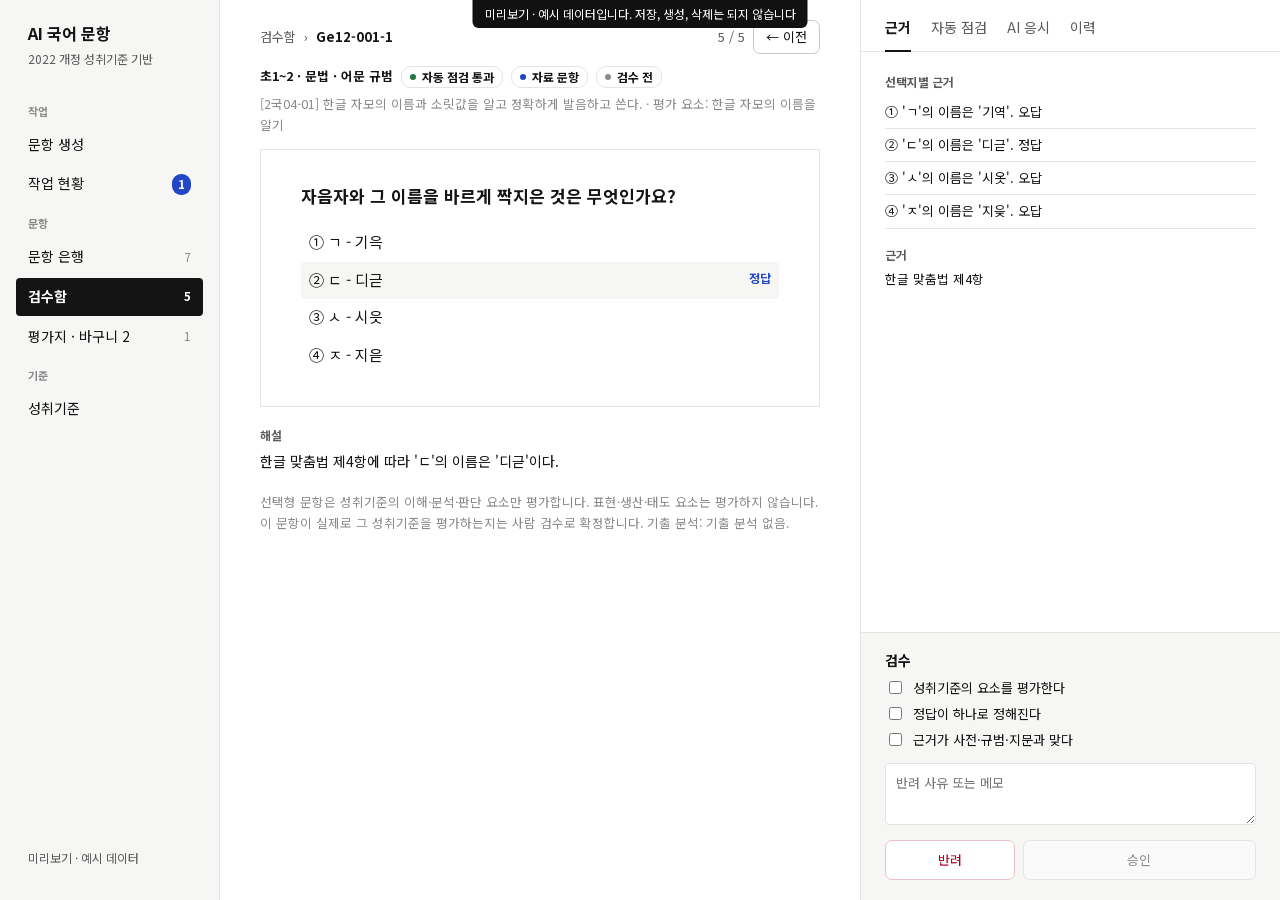
<file: review-Ge12-001-1.html>
<!doctype html>
<html lang="ko">
<head>
<meta charset="utf-8">
<meta name="viewport" content="width=device-width, initial-scale=1">
<title>검수함 · AI 국어 문항 시스템</title>
<link rel="stylesheet" href="app.css">
<!-- 폐쇄망이라 CDN 을 쓰지 않는다. 부분 갱신은 app.js 가 맡고, 폼에는
     action 과 method 를 남겨 스크립트가 없어도 동작하게 둔다. -->
</head>
<body>




<div class="app">
  <nav class="side" aria-label="메뉴">
    <a class="side-brand" href="index.html"><b>AI 국어 문항</b><span>2022 개정 성취기준 기반</span></a>
    <div class="side-g">작업</div>
    <a class="side-i " href="generate.html">문항 생성
    <span class="n "></span></a>
    <a class="side-i " href="work.html">작업 현황
    <span class="n live" id="nav-jobs">1</span></a>
    <div class="side-g">문항</div>
    <a class="side-i " href="index.html">문항 은행
    <span class="n ">7</span></a>
    <a class="side-i on" href="review.html">검수함
    <span class="n ">5</span></a>
    <a class="side-i " href="papers.html">평가지 · 바구니 2
    <span class="n ">1</span></a>
    <div class="side-g">기준</div>
    <a class="side-i " href="standards.html">성취기준
    <span class="n "></span></a>
    <div class="side-foot">미리보기 · 예시 데이터</div>
  </nav>
  <div class="content">
    


<div class="rv">
<div class="rv-main">
  <div class="rv-nav">
    <a class="plain" href="review.html">검수함</a> › <b>Ge12-001-1</b>
    <span class="grow"></span>
    5 / 5
    <a class="btn" href="review-Gh23-004-1.html">← 이전</a>
    
  </div>
  <div class="bar" style="margin:0">
    <b class="sm">초1~2 · 문법 · 어문 규범</b>
    <span class="st passed">자동 점검 통과</span>
    <span class="st data">자료 문항</span>
    <span class="st">검수 전</span>
    
  </div>
  <div class="sm muted" style="margin-top:6px">[2국04-01] 한글 자모의 이름과 소릿값을 알고 정확하게 발음하고 쓴다.
     · 평가 요소: 한글 자모의 이름을 알기</div>

  <div class="rv-paper">
    
    <p class="qq">자음자와 그 이름을 바르게 짝지은 것은 무엇인가요?</p>
    
    <ol>
      
      <li class="">① ㄱ - 기윽
        </li>
      
      <li class="ans">② ㄷ - 디귿
        <span class="tag-a">정답</span></li>
      
      <li class="">③ ㅅ - 시읏
        </li>
      
      <li class="">④ ㅈ - 지읃
        </li>
      
    </ol>
  </div>

  
  <div class="lbl2">해설</div>
  <div>한글 맞춤법 제4항에 따라 &#39;ㄷ&#39;의 이름은 &#39;디귿&#39;이다.</div>
  
  <p class="foot">선택형 문항은 성취기준의 이해·분석·판단 요소만 평가합니다. 표현·생산·태도 요소는 평가하지 않습니다. 이 문항이 실제로 그 성취기준을 평가하는지는 사람 검수로 확정합니다.
    기출 분석: 기출 분석 없음.</p>
</div>

<aside class="rv-side">
  <div class="rv-tabs" role="tablist">
    <button type="button" class="on" onclick="rvTab(this, 'ev')">근거</button>
    <button type="button" onclick="rvTab(this, 'chk')">자동 점검</button>
    <button type="button" onclick="rvTab(this, 'ai')">AI 응시</button>
    <button type="button" onclick="rvTab(this, 'log')">이력</button>
  </div>

  <div class="rv-pane" data-pane="ev">
    
    
    
    <div class="lbl2" style="margin-top:0">선택지별 근거</div>
    <ul class="rv-notes"><li>① &#39;ㄱ&#39;의 이름은 &#39;기역&#39;. 오답</li><li>② &#39;ㄷ&#39;의 이름은 &#39;디귿&#39;. 정답</li><li>③ &#39;ㅅ&#39;의 이름은 &#39;시옷&#39;. 오답</li><li>④ &#39;ㅈ&#39;의 이름은 &#39;지읒&#39;. 오답</li></ul>
    
    <div class="lbl2">근거</div><div class="sm">한글 맞춤법 제4항</div>
    
  </div>

  <div class="rv-pane" data-pane="chk" hidden>
    
    <div class="lbl2" style="margin-top:0">다른 모델의 정답 검증</div>
    
      <div class="sm">검증 모델 이 정답을 모른 채 풀어 <b>②</b>을 골랐습니다 ·
        정답과 같음</div>
      
    
    
    
    <div class="lbl2">AI 판정 (점수는 표시만 합니다)</div>
    <dl class="kv">
      
        <dt>성취기준 부합</dt><dd>100</dd>
      
        <dt>유형 목적</dt><dd>100</dd>
      
        <dt>정답 유일성</dt><dd>100</dd>
      
        <dt>오답 매력도</dt><dd>90</dd>
      
        <dt>학년 수준</dt><dd>100</dd>
      
      <dt>종합</dt><dd>적합</dd>
    </dl>
    
    
  </div>

  <div class="rv-pane" data-pane="ai" hidden>
    <div class="lbl2" style="margin-top:0">AI 응시 결과 (학생 정답률이 아닙니다)</div>
    


  
    <p class="muted sm">AI 응시를 하지 않았습니다. 정답이 맞는지도 확인되지
      않은 상태입니다. 목록에서 [선택 AI 응시]로 돌릴 수 있습니다.</p>
  

    <form method="post" action="/jobs/measure" style="margin-top:12px">
      <input type="hidden" name="ids" value="Ge12-001-1">
      <button class="btn" type="submit">AI 응시 돌리기</button>
    </form>
  </div>

  <div class="rv-pane" data-pane="log" hidden>
    <p class="sm muted">첫 시도에 만들었습니다.</p>
    <p class="sm muted">검수: 검수 전 · 생성 2026-10-16 13:18</p>
  </div>

  <form class="rv-foot" method="post" action="/review/decide" id="rvform">
    <input type="hidden" name="id" value="Ge12-001-1">
    <input type="hidden" name="next_id" value="">
    <b>검수</b>
    <label><input type="checkbox" class="rvchk" onchange="rvSync()"> 성취기준의 요소를 평가한다</label>
    <label><input type="checkbox" class="rvchk" onchange="rvSync()"> 정답이 하나로 정해진다</label>
    <label><input type="checkbox" class="rvchk" onchange="rvSync()"> 근거가 사전·규범·지문과 맞다</label>
    <textarea name="memo" rows="2" placeholder="반려 사유 또는 메모" aria-label="메모"></textarea>
    <div class="rv-act">
      <button class="btn danger rj" type="submit" name="decision" value="rejected">반려</button>
      <button class="btn primary ap" type="submit" name="decision" value="approved" id="apbtn" disabled
              title="세 가지를 확인하면 누를 수 있습니다">승인</button>
    </div>
    
  </form>
</aside>
</div>
<script>
function rvTab(btn, pane) {
  document.querySelectorAll('.rv-tabs button').forEach(b => b.classList.toggle('on', b === btn));
  document.querySelectorAll('.rv-pane').forEach(p => { p.hidden = p.dataset.pane !== pane; });
}
/* 세 가지를 확인해야 승인할 수 있다. 반려는 언제든 된다 */
function rvSync() {
  const all = [...document.querySelectorAll('.rvchk')];
  document.getElementById('apbtn').disabled = !all.every(c => c.checked);
}
</script>


  </div>
</div>

<!-- 작업 목록은 보이지 않게 읽어 두고 메뉴의 숫자와 화면 갱신에만 쓴다 -->
<div id="joblist" hidden></div>

<div id="modal-back" class="modal-back" hidden onclick="closeModal(event)">
  <div class="modal" onclick="event.stopPropagation()">
    <button class="modal-x" onclick="closeModal()" aria-label="닫기">✕</button>
    <div id="modal"></div>
  </div>
</div>

<script src="app.js"></script>

<div style="position:fixed;left:50%;top:0;transform:translateX(-50%);z-index:2000;background:#111;color:#fff;
  font-size:12px;padding:4px 12px;border-radius:0 0 6px 6px">미리보기 · 예시 데이터입니다. 저장, 생성, 삭제는 되지 않습니다</div>
<script>
/* 정적 미리보기: 서버 조각은 미리 뽑아 둔 것으로 답하고, 쓰기는 막는다 */
const FRAG = {"/jobs": "\n<div id=\"job-sum\" hidden\n     data-run=\"1\" data-q=\"0\"\n     data-done=\"2\" data-fail=\"0\"\n     data-total=\"3\"><\/div>\n\n\n  \n\n  \n    \n    \n    \n    <div class=\"job running\" data-id=\"36\">\n      <span class=\"job-s\">진행중<\/span>\n\n      <span class=\"job-t\">문항 생성 · 중1~3 문법 3문항 x 4<\/span>\n\n      <span class=\"job-p\">7/12 AI판정<\/span>\n\n      <span class=\"job-x\">\n        \n          \n          <form method=\"post\" action=\"/jobs/36/cancel\" class=\"inline\"\n                onsubmit=\"event.preventDefault(); jobPost(this)\">\n            <button class=\"btn xs\" type=\"submit\" \n                    title=\"다음 단계로 넘어갈 때 멈춥니다\">중단<\/button>\n          <\/form>\n        \n      <\/span>\n\n      \n    <\/div>\n  \n    \n    \n    \n    <a class=\"job done go\" data-id=\"35\" href=\"index.html\" title=\"눌러서 결과 보기\">\n      <span class=\"job-s\">완료<\/span>\n\n      <span class=\"job-t\">문항 생성 · 중1~3 문법 1문항 x 4<\/span>\n\n      <span class=\"job-p\"><\/span>\n\n      <span class=\"job-x\">\n        \n          <span class=\"job-go\">보기 ›<\/span>\n        \n      <\/span>\n\n      \n    <\/a>\n  \n    \n    \n    \n    <a class=\"job done go\" data-id=\"32\" href=\"index.html\" title=\"눌러서 결과 보기\">\n      <span class=\"job-s\">완료<\/span>\n\n      <span class=\"job-t\">문항 생성 · 중1~3 문법 1문항 x 4<\/span>\n\n      <span class=\"job-p\"><\/span>\n\n      <span class=\"job-x\">\n        \n          <span class=\"job-go\">보기 ›<\/span>\n        \n      <\/span>\n\n      \n    <\/a>\n  \n\n  \n    <form method=\"post\" action=\"/jobs/clear\" class=\"inline\"\n          onsubmit=\"event.preventDefault(); jobPost(this)\">\n      <button class=\"btn xs\" type=\"submit\">끝난 작업 지우기<\/button>\n    <\/form>\n  \n", "/work": "\n\n\n\n<div class=\"work\">\n<div class=\"page\">\n  <div class=\"page-h\">\n    <div class=\"grow\"><h1>작업 현황<\/h1>\n      <div class=\"sub\">동시 생성 2 · 최근 1시간 한도 초과(429) 0회<\/div><\/div>\n    \n    <form method=\"post\" action=\"/jobs/clear\" class=\"inline\"><button class=\"btn\" type=\"submit\">끝난 작업 지우기<\/button><\/form>\n    \n  <\/div>\n\n  \n\n  \n  \n  <div class=\"jcard \">\n    <div class=\"jcard-h\">\n      <span class=\"live\">진행 중<\/span>\n      <b>#36 · 문항 생성 · 중1~3 문법 3문항 x 4<\/b>\n      <span class=\"grow\"><\/span>\n      <span class=\"sm muted\">7 / 12 · 1분 42초 경과<\/span>\n      <form method=\"post\" action=\"/jobs/36/cancel\" class=\"inline\">\n        <button class=\"btn danger\" type=\"submit\" \n                title=\"다음 단계로 넘어갈 때 멈춥니다\">중단<\/button>\n      <\/form>\n    <\/div>\n    <div class=\"pbar\"><i style=\"width:58%\"><\/i><\/div>\n    \n    <table class=\"sgrid\">\n      <thead><tr><th style=\"width:80px\">문항<\/th><th>문항생성<\/th><th>구조검증<\/th><th>AI판정<\/th><th>AI응시<\/th><th>해설작성<\/th><th>상태<\/th><\/tr><\/thead>\n      <tbody>\n      \n      \n      \n      <tr>\n        <td>8 / 12<\/td>\n        \n          \n            <td><span class=\"dot done\"><\/span>10초<\/td>\n          \n        \n          \n            <td><span class=\"dot \"><\/span><\/td>\n          \n        \n          \n            <td><span class=\"dot done\"><\/span>6초<\/td>\n          \n        \n          \n            <td><span class=\"dot done\"><\/span>9초<\/td>\n          \n        \n          \n            <td><span class=\"dot \"><\/span><\/td>\n          \n        \n        <td><span class=\"st passed\">자동 점검 통과<\/span>\n             <span class=\"sm muted\">25초<\/span>\n          <\/td>\n      <\/tr>\n      \n      \n      \n      <tr>\n        <td>9 / 12<\/td>\n        \n          <td><span class=\"dot done\"><\/span><\/td>\n          \n        \n          <td><span class=\"dot done\"><\/span><\/td>\n          \n        \n          <td class=\"cur-t\"><span class=\"dot cur\"><\/span>진행 중<\/td>\n          \n        \n          <td><span class=\"dot\"><\/span><\/td>\n        \n          <td><span class=\"dot\"><\/span><\/td>\n        \n        <td>AI판정<\/td>\n      <\/tr>\n      \n      \n      \n      <tr>\n        <td>10 / 12<\/td>\n        \n          <td class=\"cur-t\"><span class=\"dot cur\"><\/span>진행 중<\/td>\n          \n        \n          <td><span class=\"dot\"><\/span><\/td>\n        \n          <td><span class=\"dot\"><\/span><\/td>\n        \n          <td><span class=\"dot\"><\/span><\/td>\n        \n          <td><span class=\"dot\"><\/span><\/td>\n        \n        <td>문항생성<\/td>\n      <\/tr>\n      \n      <\/tbody>\n    <\/table>\n    \n  <\/div>\n  \n\n  \n  <div class=\"lbl2\">끝난 작업<\/div>\n  <table class=\"tbl2\">\n    <thead><tr><th style=\"width:56px\">번호<\/th><th>내용<\/th><th style=\"width:70px\">만듦<\/th>\n      <th style=\"width:80px\">검토 필요<\/th><th style=\"width:60px\">실패<\/th><th style=\"width:90px\">소요<\/th>\n      <th style=\"width:80px\">429 대기<\/th><th style=\"width:110px\"><\/th><\/tr><\/thead>\n    <tbody>\n    \n    \n    <tr>\n      <td class=\"id\">#35<\/td>\n      <td class=\"q\" title=\"문항 생성 · 중1~3 문법 1문항 x 4\">문항 생성 · 중1~3 문법 1문항 x 4\n        \n        <\/td>\n      <td>4<\/td>\n      <td>0<\/td>\n      <td>0<\/td>\n      <td>22초<\/td>\n      <td class=\"\">0초<\/td>\n      <td><a class=\"btn xs\" href=\"index.html\">결과 보기<\/a>\n        <\/td>\n    <\/tr>\n    \n    \n    <tr>\n      <td class=\"id\">#32<\/td>\n      <td class=\"q\" title=\"문항 생성 · 중1~3 문법 1문항 x 4\">문항 생성 · 중1~3 문법 1문항 x 4\n        \n        <\/td>\n      <td>4<\/td>\n      <td>0<\/td>\n      <td>0<\/td>\n      <td>6분 7초<\/td>\n      <td class=\"warn-n\">360초<\/td>\n      <td><a class=\"btn xs\" href=\"index.html\">결과 보기<\/a>\n        <\/td>\n    <\/tr>\n    \n    <\/tbody>\n  <\/table>\n  \n<\/div>\n\n<aside class=\"work-side\">\n  <b style=\"font-size:16px\">단계별 평균 소요<\/b>\n  <div class=\"sm muted\">최근 20세트 기준<\/div>\n  \n  <div class=\"meter\"><div class=\"h\">문항생성<b>18초<\/b><\/div>\n    <div class=\"b\"><i style=\"width:100%\"><\/i><\/div><\/div>\n  \n  <div class=\"meter\"><div class=\"h\">구조검증<b>0초<\/b><\/div>\n    <div class=\"b\"><i style=\"width:0%\"><\/i><\/div><\/div>\n  \n  <div class=\"meter\"><div class=\"h\">AI판정<b>9초<\/b><\/div>\n    <div class=\"b\"><i style=\"width:50%\"><\/i><\/div><\/div>\n  \n  <div class=\"meter\"><div class=\"h\">AI응시<b>0초<\/b><\/div>\n    <div class=\"b\"><i style=\"width:0%\"><\/i><\/div><\/div>\n  \n  <div class=\"meter\"><div class=\"h\">해설작성<b>0초<\/b><\/div>\n    <div class=\"b\"><i style=\"width:0%\"><\/i><\/div><\/div>\n  \n  <div style=\"border-top:1px solid var(--line);margin-top:16px;padding-top:12px\">\n    <b>게이트웨이 (최근 1시간)<\/b>\n    <dl class=\"kv\" style=\"grid-template-columns:1fr auto\">\n      <dt>호출 수<\/dt><dd>0회<\/dd>\n      <dt>호출 시간 합<\/dt><dd>0초<\/dd>\n      <dt>한도 초과(429)<\/dt><dd>0회 · 대기 6분 0초<\/dd>\n      <dt>동시 생성<\/dt><dd>2 (AIKOR_PARALLEL)<\/dd>\n    <\/dl>\n    <p class=\"sm muted\">호출 기록은 작업이 끝날 때 남습니다. 동시에 돈 작업이 있으면 서로의 몫이 섞일 수 있습니다.<\/p>\n  <\/div>\n<\/aside>\n<\/div>", "/items/Gm13-024-1/preview": "\n\n<div class=\"page-h\" style=\"margin:0 0 6px\">\n  <b>Gm13-024-1<\/b>\n  <span class=\"st passed\">자동 점검 통과<\/span>\n  <span class=\"st data\">자료 문항<\/span>\n  \n<\/div>\n<div class=\"sm muted\">중1~3 문법 · 단어<\/div>\n<div class=\"sm muted\">[9국04-02] 단어의 짜임을 분석하여 새말 형성의 원리를 이해한다.<\/div>\n\n<div class=\"paperq\">\n  \n  <p class=\"qq\">〈보기〉의 ㉠~㉤에 대한 설명으로 알맞은 것은?<\/p>\n  <div class=\"bx\">㉠ 맨발   ㉡ 첫눈   ㉢ 볶음밥   ㉣ 지우개   ㉤ 풋고추<\/div>\n  <ol>\n    \n    <li class=\"\">① ㉠은 어근 &#39;맨&#39;과 어근 &#39;발&#39;이 결합하여 만들어졌다.<\/li>\n    \n    <li class=\"\">② ㉡은 접두사 &#39;첫-&#39;이 어근 &#39;눈&#39;에 붙어 만들어졌다.<\/li>\n    \n    <li class=\"ans\">③ ㉢은 합성어이다.<\/li>\n    \n    <li class=\"\">④ ㉣은 합성어이다.<\/li>\n    \n    <li class=\"\">⑤ ㉤은 어근 &#39;풋&#39;과 어근 &#39;고추&#39;가 결합하여 만들어졌다.<\/li>\n    \n  <\/ol>\n<\/div>\n\n<div class=\"lbl2\">검증 요약<\/div>\n<dl class=\"kv\">\n  <dt>정답 근거<\/dt><dd>표준국어대사전 표제어 구성<\/dd>\n  <dt>다른 모델 풀이<\/dt><dd>③ 선택 · 정답과 같음<\/dd>\n  <dt>AI 판정<\/dt><dd>성취기준 부합 100 · 오답 매력도 90<\/dd>\n  <dt>AI 응시<\/dt><dd>하지 않음<\/dd>\n  \n<\/dl>\n\n<div class=\"bar\" style=\"margin-top:16px\">\n  <a class=\"btn primary\" href=\"review-Gm13-024-1.html\">검수 열기<\/a>\n  <form method=\"post\" action=\"/cart/add\" class=\"inline\">\n    <input type=\"hidden\" name=\"ids\" value=\"Gm13-024-1\">\n    <button class=\"btn\" type=\"submit\">바구니에 담기<\/button>\n  <\/form>\n  \n    <button class=\"btn danger\" onclick=\"openModal('/confirm/delete?ids=Gm13-024-1')\">삭제<\/button>\n  \n<\/div>", "/items/Gm13-024-1": "\n\n<div class=\"page-h\" style=\"margin:0 0 6px\">\n  <b>Gm13-024-1<\/b>\n  <span class=\"st passed\">자동 점검 통과<\/span>\n  <span class=\"st data\">자료 문항<\/span>\n  \n<\/div>\n<div class=\"sm muted\">중1~3 문법 · 단어<\/div>\n<div class=\"sm muted\">[9국04-02] 단어의 짜임을 분석하여 새말 형성의 원리를 이해한다.<\/div>\n\n<div class=\"paperq\">\n  \n  <p class=\"qq\">〈보기〉의 ㉠~㉤에 대한 설명으로 알맞은 것은?<\/p>\n  <div class=\"bx\">㉠ 맨발   ㉡ 첫눈   ㉢ 볶음밥   ㉣ 지우개   ㉤ 풋고추<\/div>\n  <ol>\n    \n    <li class=\"\">① ㉠은 어근 &#39;맨&#39;과 어근 &#39;발&#39;이 결합하여 만들어졌다.<\/li>\n    \n    <li class=\"\">② ㉡은 접두사 &#39;첫-&#39;이 어근 &#39;눈&#39;에 붙어 만들어졌다.<\/li>\n    \n    <li class=\"ans\">③ ㉢은 합성어이다.<\/li>\n    \n    <li class=\"\">④ ㉣은 합성어이다.<\/li>\n    \n    <li class=\"\">⑤ ㉤은 어근 &#39;풋&#39;과 어근 &#39;고추&#39;가 결합하여 만들어졌다.<\/li>\n    \n  <\/ol>\n<\/div>\n\n<div class=\"lbl2\">검증 요약<\/div>\n<dl class=\"kv\">\n  <dt>정답 근거<\/dt><dd>표준국어대사전 표제어 구성<\/dd>\n  <dt>다른 모델 풀이<\/dt><dd>③ 선택 · 정답과 같음<\/dd>\n  <dt>AI 판정<\/dt><dd>성취기준 부합 100 · 오답 매력도 90<\/dd>\n  <dt>AI 응시<\/dt><dd>하지 않음<\/dd>\n  \n<\/dl>\n\n<div class=\"bar\" style=\"margin-top:16px\">\n  <a class=\"btn primary\" href=\"review-Gm13-024-1.html\">검수 열기<\/a>\n  <form method=\"post\" action=\"/cart/add\" class=\"inline\">\n    <input type=\"hidden\" name=\"ids\" value=\"Gm13-024-1\">\n    <button class=\"btn\" type=\"submit\">바구니에 담기<\/button>\n  <\/form>\n  \n    <button class=\"btn danger\" onclick=\"openModal('/confirm/delete?ids=Gm13-024-1')\">삭제<\/button>\n  \n<\/div>", "/items/Gm13-023-1/preview": "\n\n<div class=\"page-h\" style=\"margin:0 0 6px\">\n  <b>Gm13-023-1<\/b>\n  <span class=\"st review\">검토 필요<\/span>\n  <span class=\"st data\">자료 문항<\/span>\n  \n<\/div>\n<div class=\"sm muted\">중1~3 문법 · 단어<\/div>\n<div class=\"sm muted\">[9국04-02] 단어의 짜임을 분석하여 새말 형성의 원리를 이해한다.<\/div>\n\n<div class=\"paperq\">\n  \n  <p class=\"qq\">〈보기〉의 ㉠~㉤에 대한 설명으로 알맞은 것은?<\/p>\n  <div class=\"bx\">㉠ 놀이터   ㉡ 첫눈   ㉢ 맨발   ㉣ 개떡   ㉤ 덮개<\/div>\n  <ol>\n    \n    <li class=\"\">① ㉠은 어근 &#39;놀이&#39;에 접미사 &#39;-터&#39;가 붙어 만들어졌다.<\/li>\n    \n    <li class=\"\">② ㉡은 접두사 &#39;첫-&#39;이 어근 &#39;눈&#39;에 붙어 만들어졌다.<\/li>\n    \n    <li class=\"ans\">③ ㉢은 접두사 &#39;맨-&#39;이 어근 &#39;발&#39;에 붙어 만들어졌다.<\/li>\n    \n    <li class=\"\">④ ㉣은 합성어이다.<\/li>\n    \n    <li class=\"\">⑤ ㉤은 어근 &#39;덮-&#39;과 어근 &#39;개&#39;가 결합하여 만들어졌다.<\/li>\n    \n  <\/ol>\n<\/div>\n\n<div class=\"lbl2\">검증 요약<\/div>\n<dl class=\"kv\">\n  <dt>정답 근거<\/dt><dd>표준국어대사전 표제어 구성<\/dd>\n  <dt>다른 모델 풀이<\/dt><dd>③ 선택 · 정답과 같음<\/dd>\n  <dt>AI 판정<\/dt><dd>성취기준 부합 100 · 오답 매력도 90<\/dd>\n  <dt>AI 응시<\/dt><dd>하지 않음<\/dd>\n  \n<\/dl>\n\n<div class=\"bar\" style=\"margin-top:16px\">\n  <a class=\"btn primary\" href=\"review-Gm13-023-1.html\">검수 열기<\/a>\n  <form method=\"post\" action=\"/cart/add\" class=\"inline\">\n    <input type=\"hidden\" name=\"ids\" value=\"Gm13-023-1\">\n    <button class=\"btn\" type=\"submit\">바구니에 담기<\/button>\n  <\/form>\n  \n    <button class=\"btn danger\" onclick=\"openModal('/confirm/delete?ids=Gm13-023-1')\">삭제<\/button>\n  \n<\/div>", "/items/Gm13-023-1": "\n\n<div class=\"page-h\" style=\"margin:0 0 6px\">\n  <b>Gm13-023-1<\/b>\n  <span class=\"st review\">검토 필요<\/span>\n  <span class=\"st data\">자료 문항<\/span>\n  \n<\/div>\n<div class=\"sm muted\">중1~3 문법 · 단어<\/div>\n<div class=\"sm muted\">[9국04-02] 단어의 짜임을 분석하여 새말 형성의 원리를 이해한다.<\/div>\n\n<div class=\"paperq\">\n  \n  <p class=\"qq\">〈보기〉의 ㉠~㉤에 대한 설명으로 알맞은 것은?<\/p>\n  <div class=\"bx\">㉠ 놀이터   ㉡ 첫눈   ㉢ 맨발   ㉣ 개떡   ㉤ 덮개<\/div>\n  <ol>\n    \n    <li class=\"\">① ㉠은 어근 &#39;놀이&#39;에 접미사 &#39;-터&#39;가 붙어 만들어졌다.<\/li>\n    \n    <li class=\"\">② ㉡은 접두사 &#39;첫-&#39;이 어근 &#39;눈&#39;에 붙어 만들어졌다.<\/li>\n    \n    <li class=\"ans\">③ ㉢은 접두사 &#39;맨-&#39;이 어근 &#39;발&#39;에 붙어 만들어졌다.<\/li>\n    \n    <li class=\"\">④ ㉣은 합성어이다.<\/li>\n    \n    <li class=\"\">⑤ ㉤은 어근 &#39;덮-&#39;과 어근 &#39;개&#39;가 결합하여 만들어졌다.<\/li>\n    \n  <\/ol>\n<\/div>\n\n<div class=\"lbl2\">검증 요약<\/div>\n<dl class=\"kv\">\n  <dt>정답 근거<\/dt><dd>표준국어대사전 표제어 구성<\/dd>\n  <dt>다른 모델 풀이<\/dt><dd>③ 선택 · 정답과 같음<\/dd>\n  <dt>AI 판정<\/dt><dd>성취기준 부합 100 · 오답 매력도 90<\/dd>\n  <dt>AI 응시<\/dt><dd>하지 않음<\/dd>\n  \n<\/dl>\n\n<div class=\"bar\" style=\"margin-top:16px\">\n  <a class=\"btn primary\" href=\"review-Gm13-023-1.html\">검수 열기<\/a>\n  <form method=\"post\" action=\"/cart/add\" class=\"inline\">\n    <input type=\"hidden\" name=\"ids\" value=\"Gm13-023-1\">\n    <button class=\"btn\" type=\"submit\">바구니에 담기<\/button>\n  <\/form>\n  \n    <button class=\"btn danger\" onclick=\"openModal('/confirm/delete?ids=Gm13-023-1')\">삭제<\/button>\n  \n<\/div>", "/items/Gm13-018-1/preview": "\n\n<div class=\"page-h\" style=\"margin:0 0 6px\">\n  <b>Gm13-018-1<\/b>\n  <span class=\"st approved\">승인<\/span>\n  <span class=\"st data\">자료 문항<\/span>\n  \n<\/div>\n<div class=\"sm muted\">중1~3 문법 · 문장<\/div>\n<div class=\"sm muted\">[9국04-04] 문장의 짜임을 이해하고 표현 효과를 고려하여 문장을 구성한다.<\/div>\n\n<div class=\"paperq\">\n  \n  <p class=\"qq\">〈보기〉의 ㉠~㉤에 대한 설명으로 알맞은 것은?<\/p>\n  <div class=\"bx\">㉠ 할아버지는 마음이 따뜻하시다.\n㉡ 내가 어제 읽은 책은 무척 재미있었다.\n㉢ 눈이 많이 내리면 학교가 쉰다.\n㉣ 할머니께서 시골에서 감자와 고구마를 보내셨다.\n㉤ 주말에 우리는 영화를 보거나 산책을 한다.<\/div>\n  <ol>\n    \n    <li class=\"\">① ㉣은 겹문장이다.<\/li>\n    \n    <li class=\"\">② ㉡은 명사절을 안은 문장이다.<\/li>\n    \n    <li class=\"ans\">③ ㉠은 서술절을 안은 문장이다.<\/li>\n    \n    <li class=\"\">④ ㉤은 종속적으로 이어진 문장이다.<\/li>\n    \n    <li class=\"\">⑤ ㉢은 대등하게 이어진 문장이다.<\/li>\n    \n  <\/ol>\n<\/div>\n\n<div class=\"lbl2\">검증 요약<\/div>\n<dl class=\"kv\">\n  <dt>정답 근거<\/dt><dd>문장의 짜임(학교 문법)<\/dd>\n  <dt>다른 모델 풀이<\/dt><dd>③ 선택 · 정답과 같음<\/dd>\n  <dt>AI 판정<\/dt><dd>성취기준 부합 100 · 오답 매력도 90<\/dd>\n  <dt>AI 응시<\/dt><dd>하지 않음<\/dd>\n  \n<\/dl>\n\n<div class=\"bar\" style=\"margin-top:16px\">\n  <a class=\"btn primary\" href=\"review-Gm13-018-1.html\">검수 열기<\/a>\n  <form method=\"post\" action=\"/cart/add\" class=\"inline\">\n    <input type=\"hidden\" name=\"ids\" value=\"Gm13-018-1\">\n    <button class=\"btn\" type=\"submit\">바구니에 담기<\/button>\n  <\/form>\n  \n    <button class=\"btn danger\" onclick=\"openModal('/confirm/delete?ids=Gm13-018-1')\">삭제<\/button>\n  \n<\/div>", "/items/Gm13-018-1": "\n\n<div class=\"page-h\" style=\"margin:0 0 6px\">\n  <b>Gm13-018-1<\/b>\n  <span class=\"st approved\">승인<\/span>\n  <span class=\"st data\">자료 문항<\/span>\n  \n<\/div>\n<div class=\"sm muted\">중1~3 문법 · 문장<\/div>\n<div class=\"sm muted\">[9국04-04] 문장의 짜임을 이해하고 표현 효과를 고려하여 문장을 구성한다.<\/div>\n\n<div class=\"paperq\">\n  \n  <p class=\"qq\">〈보기〉의 ㉠~㉤에 대한 설명으로 알맞은 것은?<\/p>\n  <div class=\"bx\">㉠ 할아버지는 마음이 따뜻하시다.\n㉡ 내가 어제 읽은 책은 무척 재미있었다.\n㉢ 눈이 많이 내리면 학교가 쉰다.\n㉣ 할머니께서 시골에서 감자와 고구마를 보내셨다.\n㉤ 주말에 우리는 영화를 보거나 산책을 한다.<\/div>\n  <ol>\n    \n    <li class=\"\">① ㉣은 겹문장이다.<\/li>\n    \n    <li class=\"\">② ㉡은 명사절을 안은 문장이다.<\/li>\n    \n    <li class=\"ans\">③ ㉠은 서술절을 안은 문장이다.<\/li>\n    \n    <li class=\"\">④ ㉤은 종속적으로 이어진 문장이다.<\/li>\n    \n    <li class=\"\">⑤ ㉢은 대등하게 이어진 문장이다.<\/li>\n    \n  <\/ol>\n<\/div>\n\n<div class=\"lbl2\">검증 요약<\/div>\n<dl class=\"kv\">\n  <dt>정답 근거<\/dt><dd>문장의 짜임(학교 문법)<\/dd>\n  <dt>다른 모델 풀이<\/dt><dd>③ 선택 · 정답과 같음<\/dd>\n  <dt>AI 판정<\/dt><dd>성취기준 부합 100 · 오답 매력도 90<\/dd>\n  <dt>AI 응시<\/dt><dd>하지 않음<\/dd>\n  \n<\/dl>\n\n<div class=\"bar\" style=\"margin-top:16px\">\n  <a class=\"btn primary\" href=\"review-Gm13-018-1.html\">검수 열기<\/a>\n  <form method=\"post\" action=\"/cart/add\" class=\"inline\">\n    <input type=\"hidden\" name=\"ids\" value=\"Gm13-018-1\">\n    <button class=\"btn\" type=\"submit\">바구니에 담기<\/button>\n  <\/form>\n  \n    <button class=\"btn danger\" onclick=\"openModal('/confirm/delete?ids=Gm13-018-1')\">삭제<\/button>\n  \n<\/div>", "/items/Gh23-004-1/preview": "\n\n<div class=\"page-h\" style=\"margin:0 0 6px\">\n  <b>Gh23-004-1<\/b>\n  <span class=\"st passed\">자동 점검 통과<\/span>\n  <span class=\"st data\">자료 문항<\/span>\n  \n<\/div>\n<div class=\"sm muted\">고2~3 문법 · 문장<\/div>\n<div class=\"sm muted\">[12화언01-03] 품사와 문장 구조에 대한 지식을 활용하여 언어 자료를 분석하고 설명한다.<\/div>\n\n<div class=\"paperq\">\n  \n  <p class=\"qq\">〈보기〉의 ㉠~㉤에 대해 탐구한 내용으로 적절한 것은?<\/p>\n  <div class=\"bx\">㉠ 내가 어제 읽은 책은 재미있었지만 결말이 아쉬웠다.\n㉡ 비가 오는 소리가 들려서 나는 창문을 닫았다.\n㉢ 나는 그가 범인임을 알았지만 아무에게도 말하지 않았다.\n㉣ 민지는 &#34;같이 가자.&#34;라고 외쳤지만 아무도 대답하지 않았다.\n㉤ 동생이 상을 받았음이 알려져서 온 가족이 기뻐했다.<\/div>\n  <ol>\n    \n    <li class=\"\">① ㉠은 관형절 &#39;내가 어제 읽은&#39;에는 생략된 성분이 없고, 앞 절과 뒤 절이 대등하게 이어져 있다.<\/li>\n    \n    <li class=\"ans\">② ㉡은 관형절 &#39;비가 오는&#39;에는 생략된 성분이 없고, 연결 어미 &#39;-어서&#39;가 앞뒤 절을 &#39;원인&#39;의 관계로 잇는다.<\/li>\n    \n    <li class=\"\">③ ㉢은 명사절 &#39;그가 범인임&#39;이 주어의 구실을 하고, 연결 어미 &#39;-지만&#39;이 앞뒤 절을 &#39;대조&#39;의 관계로 잇는다.<\/li>\n    \n    <li class=\"\">④ ㉣은 인용 조사 &#39;라고&#39;를 써서 남의 말을 간접 인용하였고, 앞 절과 뒤 절이 대등하게 이어져 있다.<\/li>\n    \n    <li class=\"\">⑤ ㉤은 명사절 &#39;동생이 상을 받았음&#39;이 주어의 구실을 하고, 앞 절과 뒤 절이 대등하게 이어져 있다.<\/li>\n    \n  <\/ol>\n<\/div>\n\n<div class=\"lbl2\">검증 요약<\/div>\n<dl class=\"kv\">\n  <dt>정답 근거<\/dt><dd>문장 구조(학교 문법)<\/dd>\n  <dt>다른 모델 풀이<\/dt><dd>② 선택 · 정답과 같음<\/dd>\n  <dt>AI 판정<\/dt><dd>성취기준 부합 100 · 오답 매력도 90<\/dd>\n  <dt>AI 응시<\/dt><dd>하지 않음<\/dd>\n  \n<\/dl>\n\n<div class=\"bar\" style=\"margin-top:16px\">\n  <a class=\"btn primary\" href=\"review-Gh23-004-1.html\">검수 열기<\/a>\n  <form method=\"post\" action=\"/cart/add\" class=\"inline\">\n    <input type=\"hidden\" name=\"ids\" value=\"Gh23-004-1\">\n    <button class=\"btn\" type=\"submit\">바구니에 담기<\/button>\n  <\/form>\n  \n    <button class=\"btn danger\" onclick=\"openModal('/confirm/delete?ids=Gh23-004-1')\">삭제<\/button>\n  \n<\/div>", "/items/Gh23-004-1": "\n\n<div class=\"page-h\" style=\"margin:0 0 6px\">\n  <b>Gh23-004-1<\/b>\n  <span class=\"st passed\">자동 점검 통과<\/span>\n  <span class=\"st data\">자료 문항<\/span>\n  \n<\/div>\n<div class=\"sm muted\">고2~3 문법 · 문장<\/div>\n<div class=\"sm muted\">[12화언01-03] 품사와 문장 구조에 대한 지식을 활용하여 언어 자료를 분석하고 설명한다.<\/div>\n\n<div class=\"paperq\">\n  \n  <p class=\"qq\">〈보기〉의 ㉠~㉤에 대해 탐구한 내용으로 적절한 것은?<\/p>\n  <div class=\"bx\">㉠ 내가 어제 읽은 책은 재미있었지만 결말이 아쉬웠다.\n㉡ 비가 오는 소리가 들려서 나는 창문을 닫았다.\n㉢ 나는 그가 범인임을 알았지만 아무에게도 말하지 않았다.\n㉣ 민지는 &#34;같이 가자.&#34;라고 외쳤지만 아무도 대답하지 않았다.\n㉤ 동생이 상을 받았음이 알려져서 온 가족이 기뻐했다.<\/div>\n  <ol>\n    \n    <li class=\"\">① ㉠은 관형절 &#39;내가 어제 읽은&#39;에는 생략된 성분이 없고, 앞 절과 뒤 절이 대등하게 이어져 있다.<\/li>\n    \n    <li class=\"ans\">② ㉡은 관형절 &#39;비가 오는&#39;에는 생략된 성분이 없고, 연결 어미 &#39;-어서&#39;가 앞뒤 절을 &#39;원인&#39;의 관계로 잇는다.<\/li>\n    \n    <li class=\"\">③ ㉢은 명사절 &#39;그가 범인임&#39;이 주어의 구실을 하고, 연결 어미 &#39;-지만&#39;이 앞뒤 절을 &#39;대조&#39;의 관계로 잇는다.<\/li>\n    \n    <li class=\"\">④ ㉣은 인용 조사 &#39;라고&#39;를 써서 남의 말을 간접 인용하였고, 앞 절과 뒤 절이 대등하게 이어져 있다.<\/li>\n    \n    <li class=\"\">⑤ ㉤은 명사절 &#39;동생이 상을 받았음&#39;이 주어의 구실을 하고, 앞 절과 뒤 절이 대등하게 이어져 있다.<\/li>\n    \n  <\/ol>\n<\/div>\n\n<div class=\"lbl2\">검증 요약<\/div>\n<dl class=\"kv\">\n  <dt>정답 근거<\/dt><dd>문장 구조(학교 문법)<\/dd>\n  <dt>다른 모델 풀이<\/dt><dd>② 선택 · 정답과 같음<\/dd>\n  <dt>AI 판정<\/dt><dd>성취기준 부합 100 · 오답 매력도 90<\/dd>\n  <dt>AI 응시<\/dt><dd>하지 않음<\/dd>\n  \n<\/dl>\n\n<div class=\"bar\" style=\"margin-top:16px\">\n  <a class=\"btn primary\" href=\"review-Gh23-004-1.html\">검수 열기<\/a>\n  <form method=\"post\" action=\"/cart/add\" class=\"inline\">\n    <input type=\"hidden\" name=\"ids\" value=\"Gh23-004-1\">\n    <button class=\"btn\" type=\"submit\">바구니에 담기<\/button>\n  <\/form>\n  \n    <button class=\"btn danger\" onclick=\"openModal('/confirm/delete?ids=Gh23-004-1')\">삭제<\/button>\n  \n<\/div>", "/items/Ge34-007-1/preview": "\n\n<div class=\"page-h\" style=\"margin:0 0 6px\">\n  <b>Ge34-007-1<\/b>\n  <span class=\"st approved\">승인<\/span>\n  <span class=\"st data\">자료 문항<\/span>\n  \n<\/div>\n<div class=\"sm muted\">초3~4 문법 · 담화<\/div>\n<div class=\"sm muted\">[4국04-04] 글과 담화에 쓰인 높임 표현과 지시⋅접속 표현을 이해하고 상황에 맞게 표현한다.<\/div>\n\n<div class=\"paperq\">\n  \n  <p class=\"qq\">〈보기〉의 상황에서 높임 표현을 바르게 쓴 문장은 무엇인가요?<\/p>\n  <div class=\"bx\">민지는 주말에 할머니 댁에 가서 하루를 지냈습니다. 그날 있었던 일을 일기로 썼습니다. (문장 속 &#39;나&#39; 는 민지입니다.)<\/div>\n  <ol>\n    \n    <li class=\"\">① 나는 저녁을 먹고 일찍 주무셨다.<\/li>\n    \n    <li class=\"ans\">② 할머니께서 마당에 계셨다.<\/li>\n    \n    <li class=\"\">③ 할머니께서 잘 왔다고 말했다.<\/li>\n    \n    <li class=\"\">④ 할머니께서 나에게 용돈을 드렸다.<\/li>\n    \n  <\/ol>\n<\/div>\n\n<div class=\"lbl2\">검증 요약<\/div>\n<dl class=\"kv\">\n  <dt>정답 근거<\/dt><dd>표준국어대사전 높임말<\/dd>\n  <dt>다른 모델 풀이<\/dt><dd>② 선택 · 정답과 같음<\/dd>\n  <dt>AI 판정<\/dt><dd>성취기준 부합 100 · 오답 매력도 90<\/dd>\n  <dt>AI 응시<\/dt><dd>하지 않음<\/dd>\n  \n<\/dl>\n\n<div class=\"bar\" style=\"margin-top:16px\">\n  <a class=\"btn primary\" href=\"review-Ge34-007-1.html\">검수 열기<\/a>\n  <form method=\"post\" action=\"/cart/add\" class=\"inline\">\n    <input type=\"hidden\" name=\"ids\" value=\"Ge34-007-1\">\n    <button class=\"btn\" type=\"submit\">바구니에 담기<\/button>\n  <\/form>\n  \n    <button class=\"btn danger\" onclick=\"openModal('/confirm/delete?ids=Ge34-007-1')\">삭제<\/button>\n  \n<\/div>", "/items/Ge34-007-1": "\n\n<div class=\"page-h\" style=\"margin:0 0 6px\">\n  <b>Ge34-007-1<\/b>\n  <span class=\"st approved\">승인<\/span>\n  <span class=\"st data\">자료 문항<\/span>\n  \n<\/div>\n<div class=\"sm muted\">초3~4 문법 · 담화<\/div>\n<div class=\"sm muted\">[4국04-04] 글과 담화에 쓰인 높임 표현과 지시⋅접속 표현을 이해하고 상황에 맞게 표현한다.<\/div>\n\n<div class=\"paperq\">\n  \n  <p class=\"qq\">〈보기〉의 상황에서 높임 표현을 바르게 쓴 문장은 무엇인가요?<\/p>\n  <div class=\"bx\">민지는 주말에 할머니 댁에 가서 하루를 지냈습니다. 그날 있었던 일을 일기로 썼습니다. (문장 속 &#39;나&#39; 는 민지입니다.)<\/div>\n  <ol>\n    \n    <li class=\"\">① 나는 저녁을 먹고 일찍 주무셨다.<\/li>\n    \n    <li class=\"ans\">② 할머니께서 마당에 계셨다.<\/li>\n    \n    <li class=\"\">③ 할머니께서 잘 왔다고 말했다.<\/li>\n    \n    <li class=\"\">④ 할머니께서 나에게 용돈을 드렸다.<\/li>\n    \n  <\/ol>\n<\/div>\n\n<div class=\"lbl2\">검증 요약<\/div>\n<dl class=\"kv\">\n  <dt>정답 근거<\/dt><dd>표준국어대사전 높임말<\/dd>\n  <dt>다른 모델 풀이<\/dt><dd>② 선택 · 정답과 같음<\/dd>\n  <dt>AI 판정<\/dt><dd>성취기준 부합 100 · 오답 매력도 90<\/dd>\n  <dt>AI 응시<\/dt><dd>하지 않음<\/dd>\n  \n<\/dl>\n\n<div class=\"bar\" style=\"margin-top:16px\">\n  <a class=\"btn primary\" href=\"review-Ge34-007-1.html\">검수 열기<\/a>\n  <form method=\"post\" action=\"/cart/add\" class=\"inline\">\n    <input type=\"hidden\" name=\"ids\" value=\"Ge34-007-1\">\n    <button class=\"btn\" type=\"submit\">바구니에 담기<\/button>\n  <\/form>\n  \n    <button class=\"btn danger\" onclick=\"openModal('/confirm/delete?ids=Ge34-007-1')\">삭제<\/button>\n  \n<\/div>", "/items/Ge12-001-1/preview": "\n\n<div class=\"page-h\" style=\"margin:0 0 6px\">\n  <b>Ge12-001-1<\/b>\n  <span class=\"st passed\">자동 점검 통과<\/span>\n  <span class=\"st data\">자료 문항<\/span>\n  \n<\/div>\n<div class=\"sm muted\">초1~2 문법 · 어문 규범<\/div>\n<div class=\"sm muted\">[2국04-01] 한글 자모의 이름과 소릿값을 알고 정확하게 발음하고 쓴다.<\/div>\n\n<div class=\"paperq\">\n  \n  <p class=\"qq\">자음자와 그 이름을 바르게 짝지은 것은 무엇인가요?<\/p>\n  \n  <ol>\n    \n    <li class=\"\">① ㄱ - 기윽<\/li>\n    \n    <li class=\"ans\">② ㄷ - 디귿<\/li>\n    \n    <li class=\"\">③ ㅅ - 시읏<\/li>\n    \n    <li class=\"\">④ ㅈ - 지읃<\/li>\n    \n  <\/ol>\n<\/div>\n\n<div class=\"lbl2\">검증 요약<\/div>\n<dl class=\"kv\">\n  <dt>정답 근거<\/dt><dd>한글 맞춤법 제4항<\/dd>\n  <dt>다른 모델 풀이<\/dt><dd>② 선택 · 정답과 같음<\/dd>\n  <dt>AI 판정<\/dt><dd>성취기준 부합 100 · 오답 매력도 90<\/dd>\n  <dt>AI 응시<\/dt><dd>하지 않음<\/dd>\n  \n<\/dl>\n\n<div class=\"bar\" style=\"margin-top:16px\">\n  <a class=\"btn primary\" href=\"review-Ge12-001-1.html\">검수 열기<\/a>\n  <form method=\"post\" action=\"/cart/add\" class=\"inline\">\n    <input type=\"hidden\" name=\"ids\" value=\"Ge12-001-1\">\n    <button class=\"btn\" type=\"submit\">바구니에 담기<\/button>\n  <\/form>\n  \n    <button class=\"btn danger\" onclick=\"openModal('/confirm/delete?ids=Ge12-001-1')\">삭제<\/button>\n  \n<\/div>", "/items/Ge12-001-1": "\n\n<div class=\"page-h\" style=\"margin:0 0 6px\">\n  <b>Ge12-001-1<\/b>\n  <span class=\"st passed\">자동 점검 통과<\/span>\n  <span class=\"st data\">자료 문항<\/span>\n  \n<\/div>\n<div class=\"sm muted\">초1~2 문법 · 어문 규범<\/div>\n<div class=\"sm muted\">[2국04-01] 한글 자모의 이름과 소릿값을 알고 정확하게 발음하고 쓴다.<\/div>\n\n<div class=\"paperq\">\n  \n  <p class=\"qq\">자음자와 그 이름을 바르게 짝지은 것은 무엇인가요?<\/p>\n  \n  <ol>\n    \n    <li class=\"\">① ㄱ - 기윽<\/li>\n    \n    <li class=\"ans\">② ㄷ - 디귿<\/li>\n    \n    <li class=\"\">③ ㅅ - 시읏<\/li>\n    \n    <li class=\"\">④ ㅈ - 지읃<\/li>\n    \n  <\/ol>\n<\/div>\n\n<div class=\"lbl2\">검증 요약<\/div>\n<dl class=\"kv\">\n  <dt>정답 근거<\/dt><dd>한글 맞춤법 제4항<\/dd>\n  <dt>다른 모델 풀이<\/dt><dd>② 선택 · 정답과 같음<\/dd>\n  <dt>AI 판정<\/dt><dd>성취기준 부합 100 · 오답 매력도 90<\/dd>\n  <dt>AI 응시<\/dt><dd>하지 않음<\/dd>\n  \n<\/dl>\n\n<div class=\"bar\" style=\"margin-top:16px\">\n  <a class=\"btn primary\" href=\"review-Ge12-001-1.html\">검수 열기<\/a>\n  <form method=\"post\" action=\"/cart/add\" class=\"inline\">\n    <input type=\"hidden\" name=\"ids\" value=\"Ge12-001-1\">\n    <button class=\"btn\" type=\"submit\">바구니에 담기<\/button>\n  <\/form>\n  \n    <button class=\"btn danger\" onclick=\"openModal('/confirm/delete?ids=Ge12-001-1')\">삭제<\/button>\n  \n<\/div>", "/items/Gm13-012-1/preview": "\n\n<div class=\"page-h\" style=\"margin:0 0 6px\">\n  <b>Gm13-012-1<\/b>\n  <span class=\"st review\">검토 필요<\/span>\n  <span class=\"st data\">자료 문항<\/span>\n  \n<\/div>\n<div class=\"sm muted\">중1~3 문법 · 단어<\/div>\n<div class=\"sm muted\">[9국04-03] 품사의 종류와 특성을 이해하고 국어 자료를 분석한다.<\/div>\n\n<div class=\"paperq\">\n  \n  <p class=\"qq\">〈보기〉의 ㉠~㉤에 대한 설명으로 알맞은 것은?<\/p>\n  <div class=\"bx\">과학 시간에 우리는 ㉠<u>새로운<\/u> 실험 도구를 꺼냈다. 여러 색의 용액을 ㉡<u>조용히<\/u> 섞으며 물방울을 관찰했다. ㉢<u>천천히<\/u> 가열한 뒤 ㉣<u>모든<\/u> 학생이 ㉤<u>맑은<\/u> 빛을 보았다.<\/div>\n  <ol>\n    \n    <li class=\"\">① ㉠은 형태가 변하지 않는 말이다.<\/li>\n    \n    <li class=\"\">② ㉡은 형용사이다.<\/li>\n    \n    <li class=\"ans\">③ ㉢은 부사이다.<\/li>\n    \n    <li class=\"\">④ ㉣은 용언에 속한다.<\/li>\n    \n    <li class=\"\">⑤ ㉤은 관형사이다.<\/li>\n    \n  <\/ol>\n<\/div>\n\n<div class=\"lbl2\">검증 요약<\/div>\n<dl class=\"kv\">\n  <dt>정답 근거<\/dt><dd>표준국어대사전 품사<\/dd>\n  <dt>다른 모델 풀이<\/dt><dd>③ 선택 · 정답과 같음<\/dd>\n  <dt>AI 판정<\/dt><dd>성취기준 부합 100 · 오답 매력도 90<\/dd>\n  <dt>AI 응시<\/dt><dd>하지 않음<\/dd>\n  \n<\/dl>\n\n<div class=\"bar\" style=\"margin-top:16px\">\n  <a class=\"btn primary\" href=\"review-Gm13-012-1.html\">검수 열기<\/a>\n  <form method=\"post\" action=\"/cart/add\" class=\"inline\">\n    <input type=\"hidden\" name=\"ids\" value=\"Gm13-012-1\">\n    <button class=\"btn\" type=\"submit\">바구니에 담기<\/button>\n  <\/form>\n  \n    <button class=\"btn danger\" onclick=\"openModal('/confirm/delete?ids=Gm13-012-1')\">삭제<\/button>\n  \n<\/div>", "/items/Gm13-012-1": "\n\n<div class=\"page-h\" style=\"margin:0 0 6px\">\n  <b>Gm13-012-1<\/b>\n  <span class=\"st review\">검토 필요<\/span>\n  <span class=\"st data\">자료 문항<\/span>\n  \n<\/div>\n<div class=\"sm muted\">중1~3 문법 · 단어<\/div>\n<div class=\"sm muted\">[9국04-03] 품사의 종류와 특성을 이해하고 국어 자료를 분석한다.<\/div>\n\n<div class=\"paperq\">\n  \n  <p class=\"qq\">〈보기〉의 ㉠~㉤에 대한 설명으로 알맞은 것은?<\/p>\n  <div class=\"bx\">과학 시간에 우리는 ㉠<u>새로운<\/u> 실험 도구를 꺼냈다. 여러 색의 용액을 ㉡<u>조용히<\/u> 섞으며 물방울을 관찰했다. ㉢<u>천천히<\/u> 가열한 뒤 ㉣<u>모든<\/u> 학생이 ㉤<u>맑은<\/u> 빛을 보았다.<\/div>\n  <ol>\n    \n    <li class=\"\">① ㉠은 형태가 변하지 않는 말이다.<\/li>\n    \n    <li class=\"\">② ㉡은 형용사이다.<\/li>\n    \n    <li class=\"ans\">③ ㉢은 부사이다.<\/li>\n    \n    <li class=\"\">④ ㉣은 용언에 속한다.<\/li>\n    \n    <li class=\"\">⑤ ㉤은 관형사이다.<\/li>\n    \n  <\/ol>\n<\/div>\n\n<div class=\"lbl2\">검증 요약<\/div>\n<dl class=\"kv\">\n  <dt>정답 근거<\/dt><dd>표준국어대사전 품사<\/dd>\n  <dt>다른 모델 풀이<\/dt><dd>③ 선택 · 정답과 같음<\/dd>\n  <dt>AI 판정<\/dt><dd>성취기준 부합 100 · 오답 매력도 90<\/dd>\n  <dt>AI 응시<\/dt><dd>하지 않음<\/dd>\n  \n<\/dl>\n\n<div class=\"bar\" style=\"margin-top:16px\">\n  <a class=\"btn primary\" href=\"review-Gm13-012-1.html\">검수 열기<\/a>\n  <form method=\"post\" action=\"/cart/add\" class=\"inline\">\n    <input type=\"hidden\" name=\"ids\" value=\"Gm13-012-1\">\n    <button class=\"btn\" type=\"submit\">바구니에 담기<\/button>\n  <\/form>\n  \n    <button class=\"btn danger\" onclick=\"openModal('/confirm/delete?ids=Gm13-012-1')\">삭제<\/button>\n  \n<\/div>"};
const _fetch = window.fetch;
window.fetch = async (url, opt) => {
  const u = String(url).replace(location.origin, '');
  const key = u.split('?')[0];
  if (FRAG[key] !== undefined) return new Response(FRAG[key], {status: 200});
  if (opt && opt.method === 'POST') { demoNote(); throw new Error('demo'); }
  return new Response('<p class="muted">미리보기에서는 볼 수 없습니다.</p>', {status: 200});
};
function demoNote() { alert('미리보기입니다. 저장, 생성, 삭제는 실제 프로그램에서만 됩니다.'); }
document.addEventListener('submit', e => {
  if ((e.target.getAttribute('method') || 'get').toLowerCase() === 'post' || e.target.id === 'genform') {
    e.preventDefault(); e.stopImmediatePropagation(); demoNote();
  } else { e.preventDefault(); }
}, true);
</script>
</body>
</html>
</file>
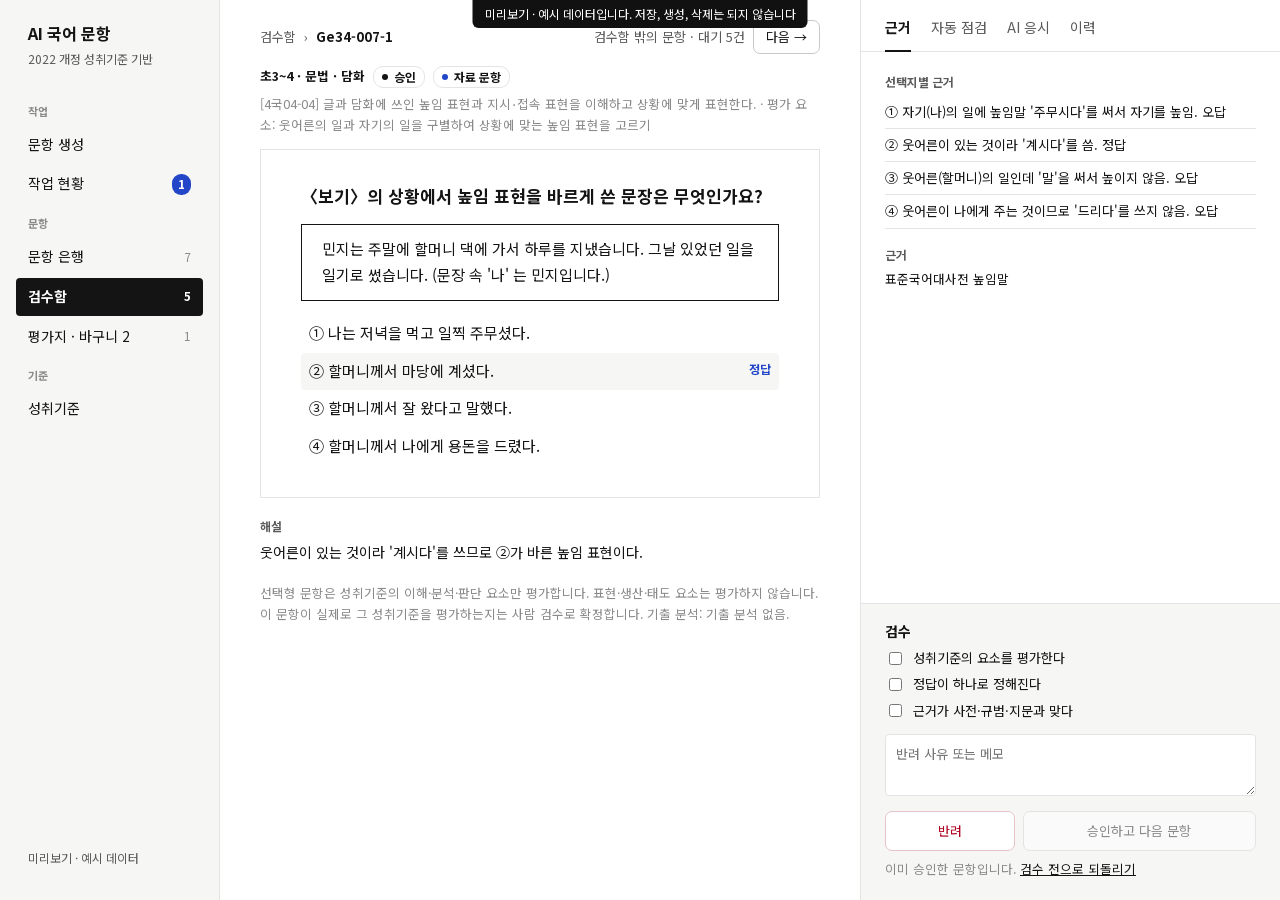
<file: review-Ge34-007-1.html>
<!doctype html>
<html lang="ko">
<head>
<meta charset="utf-8">
<meta name="viewport" content="width=device-width, initial-scale=1">
<title>검수함 · AI 국어 문항 시스템</title>
<link rel="stylesheet" href="app.css">
<!-- 폐쇄망이라 CDN 을 쓰지 않는다. 부분 갱신은 app.js 가 맡고, 폼에는
     action 과 method 를 남겨 스크립트가 없어도 동작하게 둔다. -->
</head>
<body>




<div class="app">
  <nav class="side" aria-label="메뉴">
    <a class="side-brand" href="index.html"><b>AI 국어 문항</b><span>2022 개정 성취기준 기반</span></a>
    <div class="side-g">작업</div>
    <a class="side-i " href="generate.html">문항 생성
    <span class="n "></span></a>
    <a class="side-i " href="work.html">작업 현황
    <span class="n live" id="nav-jobs">1</span></a>
    <div class="side-g">문항</div>
    <a class="side-i " href="index.html">문항 은행
    <span class="n ">7</span></a>
    <a class="side-i on" href="review.html">검수함
    <span class="n ">5</span></a>
    <a class="side-i " href="papers.html">평가지 · 바구니 2
    <span class="n ">1</span></a>
    <div class="side-g">기준</div>
    <a class="side-i " href="standards.html">성취기준
    <span class="n "></span></a>
    <div class="side-foot">미리보기 · 예시 데이터</div>
  </nav>
  <div class="content">
    


<div class="rv">
<div class="rv-main">
  <div class="rv-nav">
    <a class="plain" href="review.html">검수함</a> › <b>Ge34-007-1</b>
    <span class="grow"></span>
    검수함 밖의 문항 · 대기 5건
    
    <a class="btn" href="review-Gm13-023-1.html">다음 →</a>
  </div>
  <div class="bar" style="margin:0">
    <b class="sm">초3~4 · 문법 · 담화</b>
    <span class="st approved">승인</span>
    <span class="st data">자료 문항</span>
    
    
  </div>
  <div class="sm muted" style="margin-top:6px">[4국04-04] 글과 담화에 쓰인 높임 표현과 지시⋅접속 표현을 이해하고 상황에 맞게 표현한다.
     · 평가 요소: 웃어른의 일과 자기의 일을 구별하여 상황에 맞는 높임 표현을 고르기</div>

  <div class="rv-paper">
    
    <p class="qq">〈보기〉의 상황에서 높임 표현을 바르게 쓴 문장은 무엇인가요?</p>
    <div class="bx">민지는 주말에 할머니 댁에 가서 하루를 지냈습니다. 그날 있었던 일을 일기로 썼습니다. (문장 속 &#39;나&#39; 는 민지입니다.)</div>
    <ol>
      
      <li class="">① 나는 저녁을 먹고 일찍 주무셨다.
        </li>
      
      <li class="ans">② 할머니께서 마당에 계셨다.
        <span class="tag-a">정답</span></li>
      
      <li class="">③ 할머니께서 잘 왔다고 말했다.
        </li>
      
      <li class="">④ 할머니께서 나에게 용돈을 드렸다.
        </li>
      
    </ol>
  </div>

  
  <div class="lbl2">해설</div>
  <div>웃어른이 있는 것이라 &#39;계시다&#39;를 쓰므로 ②가 바른 높임 표현이다.</div>
  
  <p class="foot">선택형 문항은 성취기준의 이해·분석·판단 요소만 평가합니다. 표현·생산·태도 요소는 평가하지 않습니다. 이 문항이 실제로 그 성취기준을 평가하는지는 사람 검수로 확정합니다.
    기출 분석: 기출 분석 없음.</p>
</div>

<aside class="rv-side">
  <div class="rv-tabs" role="tablist">
    <button type="button" class="on" onclick="rvTab(this, 'ev')">근거</button>
    <button type="button" onclick="rvTab(this, 'chk')">자동 점검</button>
    <button type="button" onclick="rvTab(this, 'ai')">AI 응시</button>
    <button type="button" onclick="rvTab(this, 'log')">이력</button>
  </div>

  <div class="rv-pane" data-pane="ev">
    
    
    
    <div class="lbl2" style="margin-top:0">선택지별 근거</div>
    <ul class="rv-notes"><li>① 자기(나)의 일에 높임말 &#39;주무시다&#39;를 써서 자기를 높임. 오답</li><li>② 웃어른이 있는 것이라 &#39;계시다&#39;를 씀. 정답</li><li>③ 웃어른(할머니)의 일인데 &#39;말&#39;을 써서 높이지 않음. 오답</li><li>④ 웃어른이 나에게 주는 것이므로 &#39;드리다&#39;를 쓰지 않음. 오답</li></ul>
    
    <div class="lbl2">근거</div><div class="sm">표준국어대사전 높임말</div>
    
  </div>

  <div class="rv-pane" data-pane="chk" hidden>
    
    <div class="lbl2" style="margin-top:0">다른 모델의 정답 검증</div>
    
      <div class="sm">검증 모델 이 정답을 모른 채 풀어 <b>②</b>을 골랐습니다 ·
        정답과 같음</div>
      
    
    
    
    <div class="lbl2">AI 판정 (점수는 표시만 합니다)</div>
    <dl class="kv">
      
        <dt>성취기준 부합</dt><dd>100</dd>
      
        <dt>유형 목적</dt><dd>100</dd>
      
        <dt>정답 유일성</dt><dd>100</dd>
      
        <dt>오답 매력도</dt><dd>90</dd>
      
        <dt>학년 수준</dt><dd>100</dd>
      
      <dt>종합</dt><dd>적합</dd>
    </dl>
    
    
  </div>

  <div class="rv-pane" data-pane="ai" hidden>
    <div class="lbl2" style="margin-top:0">AI 응시 결과 (학생 정답률이 아닙니다)</div>
    


  
    <p class="muted sm">AI 응시를 하지 않았습니다. 정답이 맞는지도 확인되지
      않은 상태입니다. 목록에서 [선택 AI 응시]로 돌릴 수 있습니다.</p>
  

    <form method="post" action="/jobs/measure" style="margin-top:12px">
      <input type="hidden" name="ids" value="Ge34-007-1">
      <button class="btn" type="submit">AI 응시 돌리기</button>
    </form>
  </div>

  <div class="rv-pane" data-pane="log" hidden>
    <p class="sm muted">첫 시도에 만들었습니다.</p>
    <p class="sm muted">검수: 승인 · 생성 2026-10-16 13:48</p>
  </div>

  <form class="rv-foot" method="post" action="/review/decide" id="rvform">
    <input type="hidden" name="id" value="Ge34-007-1">
    <input type="hidden" name="next_id" value="Gm13-023-1">
    <b>검수</b>
    <label><input type="checkbox" class="rvchk" onchange="rvSync()"> 성취기준의 요소를 평가한다</label>
    <label><input type="checkbox" class="rvchk" onchange="rvSync()"> 정답이 하나로 정해진다</label>
    <label><input type="checkbox" class="rvchk" onchange="rvSync()"> 근거가 사전·규범·지문과 맞다</label>
    <textarea name="memo" rows="2" placeholder="반려 사유 또는 메모" aria-label="메모"></textarea>
    <div class="rv-act">
      <button class="btn danger rj" type="submit" name="decision" value="rejected">반려</button>
      <button class="btn primary ap" type="submit" name="decision" value="approved" id="apbtn" disabled
              title="세 가지를 확인하면 누를 수 있습니다">승인하고 다음 문항</button>
    </div>
    
    <p class="sm muted" style="margin:8px 0 0">이미 승인한 문항입니다.
      <button class="lnk" type="submit" name="decision" value="unreviewed">검수 전으로 되돌리기</button></p>
    
  </form>
</aside>
</div>
<script>
function rvTab(btn, pane) {
  document.querySelectorAll('.rv-tabs button').forEach(b => b.classList.toggle('on', b === btn));
  document.querySelectorAll('.rv-pane').forEach(p => { p.hidden = p.dataset.pane !== pane; });
}
/* 세 가지를 확인해야 승인할 수 있다. 반려는 언제든 된다 */
function rvSync() {
  const all = [...document.querySelectorAll('.rvchk')];
  document.getElementById('apbtn').disabled = !all.every(c => c.checked);
}
</script>


  </div>
</div>

<!-- 작업 목록은 보이지 않게 읽어 두고 메뉴의 숫자와 화면 갱신에만 쓴다 -->
<div id="joblist" hidden></div>

<div id="modal-back" class="modal-back" hidden onclick="closeModal(event)">
  <div class="modal" onclick="event.stopPropagation()">
    <button class="modal-x" onclick="closeModal()" aria-label="닫기">✕</button>
    <div id="modal"></div>
  </div>
</div>

<script src="app.js"></script>

<div style="position:fixed;left:50%;top:0;transform:translateX(-50%);z-index:2000;background:#111;color:#fff;
  font-size:12px;padding:4px 12px;border-radius:0 0 6px 6px">미리보기 · 예시 데이터입니다. 저장, 생성, 삭제는 되지 않습니다</div>
<script>
/* 정적 미리보기: 서버 조각은 미리 뽑아 둔 것으로 답하고, 쓰기는 막는다 */
const FRAG = {"/jobs": "\n<div id=\"job-sum\" hidden\n     data-run=\"1\" data-q=\"0\"\n     data-done=\"2\" data-fail=\"0\"\n     data-total=\"3\"><\/div>\n\n\n  \n\n  \n    \n    \n    \n    <div class=\"job running\" data-id=\"36\">\n      <span class=\"job-s\">진행중<\/span>\n\n      <span class=\"job-t\">문항 생성 · 중1~3 문법 3문항 x 4<\/span>\n\n      <span class=\"job-p\">7/12 AI판정<\/span>\n\n      <span class=\"job-x\">\n        \n          \n          <form method=\"post\" action=\"/jobs/36/cancel\" class=\"inline\"\n                onsubmit=\"event.preventDefault(); jobPost(this)\">\n            <button class=\"btn xs\" type=\"submit\" \n                    title=\"다음 단계로 넘어갈 때 멈춥니다\">중단<\/button>\n          <\/form>\n        \n      <\/span>\n\n      \n    <\/div>\n  \n    \n    \n    \n    <a class=\"job done go\" data-id=\"35\" href=\"index.html\" title=\"눌러서 결과 보기\">\n      <span class=\"job-s\">완료<\/span>\n\n      <span class=\"job-t\">문항 생성 · 중1~3 문법 1문항 x 4<\/span>\n\n      <span class=\"job-p\"><\/span>\n\n      <span class=\"job-x\">\n        \n          <span class=\"job-go\">보기 ›<\/span>\n        \n      <\/span>\n\n      \n    <\/a>\n  \n    \n    \n    \n    <a class=\"job done go\" data-id=\"32\" href=\"index.html\" title=\"눌러서 결과 보기\">\n      <span class=\"job-s\">완료<\/span>\n\n      <span class=\"job-t\">문항 생성 · 중1~3 문법 1문항 x 4<\/span>\n\n      <span class=\"job-p\"><\/span>\n\n      <span class=\"job-x\">\n        \n          <span class=\"job-go\">보기 ›<\/span>\n        \n      <\/span>\n\n      \n    <\/a>\n  \n\n  \n    <form method=\"post\" action=\"/jobs/clear\" class=\"inline\"\n          onsubmit=\"event.preventDefault(); jobPost(this)\">\n      <button class=\"btn xs\" type=\"submit\">끝난 작업 지우기<\/button>\n    <\/form>\n  \n", "/work": "\n\n\n\n<div class=\"work\">\n<div class=\"page\">\n  <div class=\"page-h\">\n    <div class=\"grow\"><h1>작업 현황<\/h1>\n      <div class=\"sub\">동시 생성 2 · 최근 1시간 한도 초과(429) 0회<\/div><\/div>\n    \n    <form method=\"post\" action=\"/jobs/clear\" class=\"inline\"><button class=\"btn\" type=\"submit\">끝난 작업 지우기<\/button><\/form>\n    \n  <\/div>\n\n  \n\n  \n  \n  <div class=\"jcard \">\n    <div class=\"jcard-h\">\n      <span class=\"live\">진행 중<\/span>\n      <b>#36 · 문항 생성 · 중1~3 문법 3문항 x 4<\/b>\n      <span class=\"grow\"><\/span>\n      <span class=\"sm muted\">7 / 12 · 1분 42초 경과<\/span>\n      <form method=\"post\" action=\"/jobs/36/cancel\" class=\"inline\">\n        <button class=\"btn danger\" type=\"submit\" \n                title=\"다음 단계로 넘어갈 때 멈춥니다\">중단<\/button>\n      <\/form>\n    <\/div>\n    <div class=\"pbar\"><i style=\"width:58%\"><\/i><\/div>\n    \n    <table class=\"sgrid\">\n      <thead><tr><th style=\"width:80px\">문항<\/th><th>문항생성<\/th><th>구조검증<\/th><th>AI판정<\/th><th>AI응시<\/th><th>해설작성<\/th><th>상태<\/th><\/tr><\/thead>\n      <tbody>\n      \n      \n      \n      <tr>\n        <td>8 / 12<\/td>\n        \n          \n            <td><span class=\"dot done\"><\/span>10초<\/td>\n          \n        \n          \n            <td><span class=\"dot \"><\/span><\/td>\n          \n        \n          \n            <td><span class=\"dot done\"><\/span>6초<\/td>\n          \n        \n          \n            <td><span class=\"dot done\"><\/span>9초<\/td>\n          \n        \n          \n            <td><span class=\"dot \"><\/span><\/td>\n          \n        \n        <td><span class=\"st passed\">자동 점검 통과<\/span>\n             <span class=\"sm muted\">25초<\/span>\n          <\/td>\n      <\/tr>\n      \n      \n      \n      <tr>\n        <td>9 / 12<\/td>\n        \n          <td><span class=\"dot done\"><\/span><\/td>\n          \n        \n          <td><span class=\"dot done\"><\/span><\/td>\n          \n        \n          <td class=\"cur-t\"><span class=\"dot cur\"><\/span>진행 중<\/td>\n          \n        \n          <td><span class=\"dot\"><\/span><\/td>\n        \n          <td><span class=\"dot\"><\/span><\/td>\n        \n        <td>AI판정<\/td>\n      <\/tr>\n      \n      \n      \n      <tr>\n        <td>10 / 12<\/td>\n        \n          <td class=\"cur-t\"><span class=\"dot cur\"><\/span>진행 중<\/td>\n          \n        \n          <td><span class=\"dot\"><\/span><\/td>\n        \n          <td><span class=\"dot\"><\/span><\/td>\n        \n          <td><span class=\"dot\"><\/span><\/td>\n        \n          <td><span class=\"dot\"><\/span><\/td>\n        \n        <td>문항생성<\/td>\n      <\/tr>\n      \n      <\/tbody>\n    <\/table>\n    \n  <\/div>\n  \n\n  \n  <div class=\"lbl2\">끝난 작업<\/div>\n  <table class=\"tbl2\">\n    <thead><tr><th style=\"width:56px\">번호<\/th><th>내용<\/th><th style=\"width:70px\">만듦<\/th>\n      <th style=\"width:80px\">검토 필요<\/th><th style=\"width:60px\">실패<\/th><th style=\"width:90px\">소요<\/th>\n      <th style=\"width:80px\">429 대기<\/th><th style=\"width:110px\"><\/th><\/tr><\/thead>\n    <tbody>\n    \n    \n    <tr>\n      <td class=\"id\">#35<\/td>\n      <td class=\"q\" title=\"문항 생성 · 중1~3 문법 1문항 x 4\">문항 생성 · 중1~3 문법 1문항 x 4\n        \n        <\/td>\n      <td>4<\/td>\n      <td>0<\/td>\n      <td>0<\/td>\n      <td>22초<\/td>\n      <td class=\"\">0초<\/td>\n      <td><a class=\"btn xs\" href=\"index.html\">결과 보기<\/a>\n        <\/td>\n    <\/tr>\n    \n    \n    <tr>\n      <td class=\"id\">#32<\/td>\n      <td class=\"q\" title=\"문항 생성 · 중1~3 문법 1문항 x 4\">문항 생성 · 중1~3 문법 1문항 x 4\n        \n        <\/td>\n      <td>4<\/td>\n      <td>0<\/td>\n      <td>0<\/td>\n      <td>6분 7초<\/td>\n      <td class=\"warn-n\">360초<\/td>\n      <td><a class=\"btn xs\" href=\"index.html\">결과 보기<\/a>\n        <\/td>\n    <\/tr>\n    \n    <\/tbody>\n  <\/table>\n  \n<\/div>\n\n<aside class=\"work-side\">\n  <b style=\"font-size:16px\">단계별 평균 소요<\/b>\n  <div class=\"sm muted\">최근 20세트 기준<\/div>\n  \n  <div class=\"meter\"><div class=\"h\">문항생성<b>18초<\/b><\/div>\n    <div class=\"b\"><i style=\"width:100%\"><\/i><\/div><\/div>\n  \n  <div class=\"meter\"><div class=\"h\">구조검증<b>0초<\/b><\/div>\n    <div class=\"b\"><i style=\"width:0%\"><\/i><\/div><\/div>\n  \n  <div class=\"meter\"><div class=\"h\">AI판정<b>9초<\/b><\/div>\n    <div class=\"b\"><i style=\"width:50%\"><\/i><\/div><\/div>\n  \n  <div class=\"meter\"><div class=\"h\">AI응시<b>0초<\/b><\/div>\n    <div class=\"b\"><i style=\"width:0%\"><\/i><\/div><\/div>\n  \n  <div class=\"meter\"><div class=\"h\">해설작성<b>0초<\/b><\/div>\n    <div class=\"b\"><i style=\"width:0%\"><\/i><\/div><\/div>\n  \n  <div style=\"border-top:1px solid var(--line);margin-top:16px;padding-top:12px\">\n    <b>게이트웨이 (최근 1시간)<\/b>\n    <dl class=\"kv\" style=\"grid-template-columns:1fr auto\">\n      <dt>호출 수<\/dt><dd>0회<\/dd>\n      <dt>호출 시간 합<\/dt><dd>0초<\/dd>\n      <dt>한도 초과(429)<\/dt><dd>0회 · 대기 6분 0초<\/dd>\n      <dt>동시 생성<\/dt><dd>2 (AIKOR_PARALLEL)<\/dd>\n    <\/dl>\n    <p class=\"sm muted\">호출 기록은 작업이 끝날 때 남습니다. 동시에 돈 작업이 있으면 서로의 몫이 섞일 수 있습니다.<\/p>\n  <\/div>\n<\/aside>\n<\/div>", "/items/Gm13-024-1/preview": "\n\n<div class=\"page-h\" style=\"margin:0 0 6px\">\n  <b>Gm13-024-1<\/b>\n  <span class=\"st passed\">자동 점검 통과<\/span>\n  <span class=\"st data\">자료 문항<\/span>\n  \n<\/div>\n<div class=\"sm muted\">중1~3 문법 · 단어<\/div>\n<div class=\"sm muted\">[9국04-02] 단어의 짜임을 분석하여 새말 형성의 원리를 이해한다.<\/div>\n\n<div class=\"paperq\">\n  \n  <p class=\"qq\">〈보기〉의 ㉠~㉤에 대한 설명으로 알맞은 것은?<\/p>\n  <div class=\"bx\">㉠ 맨발   ㉡ 첫눈   ㉢ 볶음밥   ㉣ 지우개   ㉤ 풋고추<\/div>\n  <ol>\n    \n    <li class=\"\">① ㉠은 어근 &#39;맨&#39;과 어근 &#39;발&#39;이 결합하여 만들어졌다.<\/li>\n    \n    <li class=\"\">② ㉡은 접두사 &#39;첫-&#39;이 어근 &#39;눈&#39;에 붙어 만들어졌다.<\/li>\n    \n    <li class=\"ans\">③ ㉢은 합성어이다.<\/li>\n    \n    <li class=\"\">④ ㉣은 합성어이다.<\/li>\n    \n    <li class=\"\">⑤ ㉤은 어근 &#39;풋&#39;과 어근 &#39;고추&#39;가 결합하여 만들어졌다.<\/li>\n    \n  <\/ol>\n<\/div>\n\n<div class=\"lbl2\">검증 요약<\/div>\n<dl class=\"kv\">\n  <dt>정답 근거<\/dt><dd>표준국어대사전 표제어 구성<\/dd>\n  <dt>다른 모델 풀이<\/dt><dd>③ 선택 · 정답과 같음<\/dd>\n  <dt>AI 판정<\/dt><dd>성취기준 부합 100 · 오답 매력도 90<\/dd>\n  <dt>AI 응시<\/dt><dd>하지 않음<\/dd>\n  \n<\/dl>\n\n<div class=\"bar\" style=\"margin-top:16px\">\n  <a class=\"btn primary\" href=\"review-Gm13-024-1.html\">검수 열기<\/a>\n  <form method=\"post\" action=\"/cart/add\" class=\"inline\">\n    <input type=\"hidden\" name=\"ids\" value=\"Gm13-024-1\">\n    <button class=\"btn\" type=\"submit\">바구니에 담기<\/button>\n  <\/form>\n  \n    <button class=\"btn danger\" onclick=\"openModal('/confirm/delete?ids=Gm13-024-1')\">삭제<\/button>\n  \n<\/div>", "/items/Gm13-024-1": "\n\n<div class=\"page-h\" style=\"margin:0 0 6px\">\n  <b>Gm13-024-1<\/b>\n  <span class=\"st passed\">자동 점검 통과<\/span>\n  <span class=\"st data\">자료 문항<\/span>\n  \n<\/div>\n<div class=\"sm muted\">중1~3 문법 · 단어<\/div>\n<div class=\"sm muted\">[9국04-02] 단어의 짜임을 분석하여 새말 형성의 원리를 이해한다.<\/div>\n\n<div class=\"paperq\">\n  \n  <p class=\"qq\">〈보기〉의 ㉠~㉤에 대한 설명으로 알맞은 것은?<\/p>\n  <div class=\"bx\">㉠ 맨발   ㉡ 첫눈   ㉢ 볶음밥   ㉣ 지우개   ㉤ 풋고추<\/div>\n  <ol>\n    \n    <li class=\"\">① ㉠은 어근 &#39;맨&#39;과 어근 &#39;발&#39;이 결합하여 만들어졌다.<\/li>\n    \n    <li class=\"\">② ㉡은 접두사 &#39;첫-&#39;이 어근 &#39;눈&#39;에 붙어 만들어졌다.<\/li>\n    \n    <li class=\"ans\">③ ㉢은 합성어이다.<\/li>\n    \n    <li class=\"\">④ ㉣은 합성어이다.<\/li>\n    \n    <li class=\"\">⑤ ㉤은 어근 &#39;풋&#39;과 어근 &#39;고추&#39;가 결합하여 만들어졌다.<\/li>\n    \n  <\/ol>\n<\/div>\n\n<div class=\"lbl2\">검증 요약<\/div>\n<dl class=\"kv\">\n  <dt>정답 근거<\/dt><dd>표준국어대사전 표제어 구성<\/dd>\n  <dt>다른 모델 풀이<\/dt><dd>③ 선택 · 정답과 같음<\/dd>\n  <dt>AI 판정<\/dt><dd>성취기준 부합 100 · 오답 매력도 90<\/dd>\n  <dt>AI 응시<\/dt><dd>하지 않음<\/dd>\n  \n<\/dl>\n\n<div class=\"bar\" style=\"margin-top:16px\">\n  <a class=\"btn primary\" href=\"review-Gm13-024-1.html\">검수 열기<\/a>\n  <form method=\"post\" action=\"/cart/add\" class=\"inline\">\n    <input type=\"hidden\" name=\"ids\" value=\"Gm13-024-1\">\n    <button class=\"btn\" type=\"submit\">바구니에 담기<\/button>\n  <\/form>\n  \n    <button class=\"btn danger\" onclick=\"openModal('/confirm/delete?ids=Gm13-024-1')\">삭제<\/button>\n  \n<\/div>", "/items/Gm13-023-1/preview": "\n\n<div class=\"page-h\" style=\"margin:0 0 6px\">\n  <b>Gm13-023-1<\/b>\n  <span class=\"st review\">검토 필요<\/span>\n  <span class=\"st data\">자료 문항<\/span>\n  \n<\/div>\n<div class=\"sm muted\">중1~3 문법 · 단어<\/div>\n<div class=\"sm muted\">[9국04-02] 단어의 짜임을 분석하여 새말 형성의 원리를 이해한다.<\/div>\n\n<div class=\"paperq\">\n  \n  <p class=\"qq\">〈보기〉의 ㉠~㉤에 대한 설명으로 알맞은 것은?<\/p>\n  <div class=\"bx\">㉠ 놀이터   ㉡ 첫눈   ㉢ 맨발   ㉣ 개떡   ㉤ 덮개<\/div>\n  <ol>\n    \n    <li class=\"\">① ㉠은 어근 &#39;놀이&#39;에 접미사 &#39;-터&#39;가 붙어 만들어졌다.<\/li>\n    \n    <li class=\"\">② ㉡은 접두사 &#39;첫-&#39;이 어근 &#39;눈&#39;에 붙어 만들어졌다.<\/li>\n    \n    <li class=\"ans\">③ ㉢은 접두사 &#39;맨-&#39;이 어근 &#39;발&#39;에 붙어 만들어졌다.<\/li>\n    \n    <li class=\"\">④ ㉣은 합성어이다.<\/li>\n    \n    <li class=\"\">⑤ ㉤은 어근 &#39;덮-&#39;과 어근 &#39;개&#39;가 결합하여 만들어졌다.<\/li>\n    \n  <\/ol>\n<\/div>\n\n<div class=\"lbl2\">검증 요약<\/div>\n<dl class=\"kv\">\n  <dt>정답 근거<\/dt><dd>표준국어대사전 표제어 구성<\/dd>\n  <dt>다른 모델 풀이<\/dt><dd>③ 선택 · 정답과 같음<\/dd>\n  <dt>AI 판정<\/dt><dd>성취기준 부합 100 · 오답 매력도 90<\/dd>\n  <dt>AI 응시<\/dt><dd>하지 않음<\/dd>\n  \n<\/dl>\n\n<div class=\"bar\" style=\"margin-top:16px\">\n  <a class=\"btn primary\" href=\"review-Gm13-023-1.html\">검수 열기<\/a>\n  <form method=\"post\" action=\"/cart/add\" class=\"inline\">\n    <input type=\"hidden\" name=\"ids\" value=\"Gm13-023-1\">\n    <button class=\"btn\" type=\"submit\">바구니에 담기<\/button>\n  <\/form>\n  \n    <button class=\"btn danger\" onclick=\"openModal('/confirm/delete?ids=Gm13-023-1')\">삭제<\/button>\n  \n<\/div>", "/items/Gm13-023-1": "\n\n<div class=\"page-h\" style=\"margin:0 0 6px\">\n  <b>Gm13-023-1<\/b>\n  <span class=\"st review\">검토 필요<\/span>\n  <span class=\"st data\">자료 문항<\/span>\n  \n<\/div>\n<div class=\"sm muted\">중1~3 문법 · 단어<\/div>\n<div class=\"sm muted\">[9국04-02] 단어의 짜임을 분석하여 새말 형성의 원리를 이해한다.<\/div>\n\n<div class=\"paperq\">\n  \n  <p class=\"qq\">〈보기〉의 ㉠~㉤에 대한 설명으로 알맞은 것은?<\/p>\n  <div class=\"bx\">㉠ 놀이터   ㉡ 첫눈   ㉢ 맨발   ㉣ 개떡   ㉤ 덮개<\/div>\n  <ol>\n    \n    <li class=\"\">① ㉠은 어근 &#39;놀이&#39;에 접미사 &#39;-터&#39;가 붙어 만들어졌다.<\/li>\n    \n    <li class=\"\">② ㉡은 접두사 &#39;첫-&#39;이 어근 &#39;눈&#39;에 붙어 만들어졌다.<\/li>\n    \n    <li class=\"ans\">③ ㉢은 접두사 &#39;맨-&#39;이 어근 &#39;발&#39;에 붙어 만들어졌다.<\/li>\n    \n    <li class=\"\">④ ㉣은 합성어이다.<\/li>\n    \n    <li class=\"\">⑤ ㉤은 어근 &#39;덮-&#39;과 어근 &#39;개&#39;가 결합하여 만들어졌다.<\/li>\n    \n  <\/ol>\n<\/div>\n\n<div class=\"lbl2\">검증 요약<\/div>\n<dl class=\"kv\">\n  <dt>정답 근거<\/dt><dd>표준국어대사전 표제어 구성<\/dd>\n  <dt>다른 모델 풀이<\/dt><dd>③ 선택 · 정답과 같음<\/dd>\n  <dt>AI 판정<\/dt><dd>성취기준 부합 100 · 오답 매력도 90<\/dd>\n  <dt>AI 응시<\/dt><dd>하지 않음<\/dd>\n  \n<\/dl>\n\n<div class=\"bar\" style=\"margin-top:16px\">\n  <a class=\"btn primary\" href=\"review-Gm13-023-1.html\">검수 열기<\/a>\n  <form method=\"post\" action=\"/cart/add\" class=\"inline\">\n    <input type=\"hidden\" name=\"ids\" value=\"Gm13-023-1\">\n    <button class=\"btn\" type=\"submit\">바구니에 담기<\/button>\n  <\/form>\n  \n    <button class=\"btn danger\" onclick=\"openModal('/confirm/delete?ids=Gm13-023-1')\">삭제<\/button>\n  \n<\/div>", "/items/Gm13-018-1/preview": "\n\n<div class=\"page-h\" style=\"margin:0 0 6px\">\n  <b>Gm13-018-1<\/b>\n  <span class=\"st approved\">승인<\/span>\n  <span class=\"st data\">자료 문항<\/span>\n  \n<\/div>\n<div class=\"sm muted\">중1~3 문법 · 문장<\/div>\n<div class=\"sm muted\">[9국04-04] 문장의 짜임을 이해하고 표현 효과를 고려하여 문장을 구성한다.<\/div>\n\n<div class=\"paperq\">\n  \n  <p class=\"qq\">〈보기〉의 ㉠~㉤에 대한 설명으로 알맞은 것은?<\/p>\n  <div class=\"bx\">㉠ 할아버지는 마음이 따뜻하시다.\n㉡ 내가 어제 읽은 책은 무척 재미있었다.\n㉢ 눈이 많이 내리면 학교가 쉰다.\n㉣ 할머니께서 시골에서 감자와 고구마를 보내셨다.\n㉤ 주말에 우리는 영화를 보거나 산책을 한다.<\/div>\n  <ol>\n    \n    <li class=\"\">① ㉣은 겹문장이다.<\/li>\n    \n    <li class=\"\">② ㉡은 명사절을 안은 문장이다.<\/li>\n    \n    <li class=\"ans\">③ ㉠은 서술절을 안은 문장이다.<\/li>\n    \n    <li class=\"\">④ ㉤은 종속적으로 이어진 문장이다.<\/li>\n    \n    <li class=\"\">⑤ ㉢은 대등하게 이어진 문장이다.<\/li>\n    \n  <\/ol>\n<\/div>\n\n<div class=\"lbl2\">검증 요약<\/div>\n<dl class=\"kv\">\n  <dt>정답 근거<\/dt><dd>문장의 짜임(학교 문법)<\/dd>\n  <dt>다른 모델 풀이<\/dt><dd>③ 선택 · 정답과 같음<\/dd>\n  <dt>AI 판정<\/dt><dd>성취기준 부합 100 · 오답 매력도 90<\/dd>\n  <dt>AI 응시<\/dt><dd>하지 않음<\/dd>\n  \n<\/dl>\n\n<div class=\"bar\" style=\"margin-top:16px\">\n  <a class=\"btn primary\" href=\"review-Gm13-018-1.html\">검수 열기<\/a>\n  <form method=\"post\" action=\"/cart/add\" class=\"inline\">\n    <input type=\"hidden\" name=\"ids\" value=\"Gm13-018-1\">\n    <button class=\"btn\" type=\"submit\">바구니에 담기<\/button>\n  <\/form>\n  \n    <button class=\"btn danger\" onclick=\"openModal('/confirm/delete?ids=Gm13-018-1')\">삭제<\/button>\n  \n<\/div>", "/items/Gm13-018-1": "\n\n<div class=\"page-h\" style=\"margin:0 0 6px\">\n  <b>Gm13-018-1<\/b>\n  <span class=\"st approved\">승인<\/span>\n  <span class=\"st data\">자료 문항<\/span>\n  \n<\/div>\n<div class=\"sm muted\">중1~3 문법 · 문장<\/div>\n<div class=\"sm muted\">[9국04-04] 문장의 짜임을 이해하고 표현 효과를 고려하여 문장을 구성한다.<\/div>\n\n<div class=\"paperq\">\n  \n  <p class=\"qq\">〈보기〉의 ㉠~㉤에 대한 설명으로 알맞은 것은?<\/p>\n  <div class=\"bx\">㉠ 할아버지는 마음이 따뜻하시다.\n㉡ 내가 어제 읽은 책은 무척 재미있었다.\n㉢ 눈이 많이 내리면 학교가 쉰다.\n㉣ 할머니께서 시골에서 감자와 고구마를 보내셨다.\n㉤ 주말에 우리는 영화를 보거나 산책을 한다.<\/div>\n  <ol>\n    \n    <li class=\"\">① ㉣은 겹문장이다.<\/li>\n    \n    <li class=\"\">② ㉡은 명사절을 안은 문장이다.<\/li>\n    \n    <li class=\"ans\">③ ㉠은 서술절을 안은 문장이다.<\/li>\n    \n    <li class=\"\">④ ㉤은 종속적으로 이어진 문장이다.<\/li>\n    \n    <li class=\"\">⑤ ㉢은 대등하게 이어진 문장이다.<\/li>\n    \n  <\/ol>\n<\/div>\n\n<div class=\"lbl2\">검증 요약<\/div>\n<dl class=\"kv\">\n  <dt>정답 근거<\/dt><dd>문장의 짜임(학교 문법)<\/dd>\n  <dt>다른 모델 풀이<\/dt><dd>③ 선택 · 정답과 같음<\/dd>\n  <dt>AI 판정<\/dt><dd>성취기준 부합 100 · 오답 매력도 90<\/dd>\n  <dt>AI 응시<\/dt><dd>하지 않음<\/dd>\n  \n<\/dl>\n\n<div class=\"bar\" style=\"margin-top:16px\">\n  <a class=\"btn primary\" href=\"review-Gm13-018-1.html\">검수 열기<\/a>\n  <form method=\"post\" action=\"/cart/add\" class=\"inline\">\n    <input type=\"hidden\" name=\"ids\" value=\"Gm13-018-1\">\n    <button class=\"btn\" type=\"submit\">바구니에 담기<\/button>\n  <\/form>\n  \n    <button class=\"btn danger\" onclick=\"openModal('/confirm/delete?ids=Gm13-018-1')\">삭제<\/button>\n  \n<\/div>", "/items/Gh23-004-1/preview": "\n\n<div class=\"page-h\" style=\"margin:0 0 6px\">\n  <b>Gh23-004-1<\/b>\n  <span class=\"st passed\">자동 점검 통과<\/span>\n  <span class=\"st data\">자료 문항<\/span>\n  \n<\/div>\n<div class=\"sm muted\">고2~3 문법 · 문장<\/div>\n<div class=\"sm muted\">[12화언01-03] 품사와 문장 구조에 대한 지식을 활용하여 언어 자료를 분석하고 설명한다.<\/div>\n\n<div class=\"paperq\">\n  \n  <p class=\"qq\">〈보기〉의 ㉠~㉤에 대해 탐구한 내용으로 적절한 것은?<\/p>\n  <div class=\"bx\">㉠ 내가 어제 읽은 책은 재미있었지만 결말이 아쉬웠다.\n㉡ 비가 오는 소리가 들려서 나는 창문을 닫았다.\n㉢ 나는 그가 범인임을 알았지만 아무에게도 말하지 않았다.\n㉣ 민지는 &#34;같이 가자.&#34;라고 외쳤지만 아무도 대답하지 않았다.\n㉤ 동생이 상을 받았음이 알려져서 온 가족이 기뻐했다.<\/div>\n  <ol>\n    \n    <li class=\"\">① ㉠은 관형절 &#39;내가 어제 읽은&#39;에는 생략된 성분이 없고, 앞 절과 뒤 절이 대등하게 이어져 있다.<\/li>\n    \n    <li class=\"ans\">② ㉡은 관형절 &#39;비가 오는&#39;에는 생략된 성분이 없고, 연결 어미 &#39;-어서&#39;가 앞뒤 절을 &#39;원인&#39;의 관계로 잇는다.<\/li>\n    \n    <li class=\"\">③ ㉢은 명사절 &#39;그가 범인임&#39;이 주어의 구실을 하고, 연결 어미 &#39;-지만&#39;이 앞뒤 절을 &#39;대조&#39;의 관계로 잇는다.<\/li>\n    \n    <li class=\"\">④ ㉣은 인용 조사 &#39;라고&#39;를 써서 남의 말을 간접 인용하였고, 앞 절과 뒤 절이 대등하게 이어져 있다.<\/li>\n    \n    <li class=\"\">⑤ ㉤은 명사절 &#39;동생이 상을 받았음&#39;이 주어의 구실을 하고, 앞 절과 뒤 절이 대등하게 이어져 있다.<\/li>\n    \n  <\/ol>\n<\/div>\n\n<div class=\"lbl2\">검증 요약<\/div>\n<dl class=\"kv\">\n  <dt>정답 근거<\/dt><dd>문장 구조(학교 문법)<\/dd>\n  <dt>다른 모델 풀이<\/dt><dd>② 선택 · 정답과 같음<\/dd>\n  <dt>AI 판정<\/dt><dd>성취기준 부합 100 · 오답 매력도 90<\/dd>\n  <dt>AI 응시<\/dt><dd>하지 않음<\/dd>\n  \n<\/dl>\n\n<div class=\"bar\" style=\"margin-top:16px\">\n  <a class=\"btn primary\" href=\"review-Gh23-004-1.html\">검수 열기<\/a>\n  <form method=\"post\" action=\"/cart/add\" class=\"inline\">\n    <input type=\"hidden\" name=\"ids\" value=\"Gh23-004-1\">\n    <button class=\"btn\" type=\"submit\">바구니에 담기<\/button>\n  <\/form>\n  \n    <button class=\"btn danger\" onclick=\"openModal('/confirm/delete?ids=Gh23-004-1')\">삭제<\/button>\n  \n<\/div>", "/items/Gh23-004-1": "\n\n<div class=\"page-h\" style=\"margin:0 0 6px\">\n  <b>Gh23-004-1<\/b>\n  <span class=\"st passed\">자동 점검 통과<\/span>\n  <span class=\"st data\">자료 문항<\/span>\n  \n<\/div>\n<div class=\"sm muted\">고2~3 문법 · 문장<\/div>\n<div class=\"sm muted\">[12화언01-03] 품사와 문장 구조에 대한 지식을 활용하여 언어 자료를 분석하고 설명한다.<\/div>\n\n<div class=\"paperq\">\n  \n  <p class=\"qq\">〈보기〉의 ㉠~㉤에 대해 탐구한 내용으로 적절한 것은?<\/p>\n  <div class=\"bx\">㉠ 내가 어제 읽은 책은 재미있었지만 결말이 아쉬웠다.\n㉡ 비가 오는 소리가 들려서 나는 창문을 닫았다.\n㉢ 나는 그가 범인임을 알았지만 아무에게도 말하지 않았다.\n㉣ 민지는 &#34;같이 가자.&#34;라고 외쳤지만 아무도 대답하지 않았다.\n㉤ 동생이 상을 받았음이 알려져서 온 가족이 기뻐했다.<\/div>\n  <ol>\n    \n    <li class=\"\">① ㉠은 관형절 &#39;내가 어제 읽은&#39;에는 생략된 성분이 없고, 앞 절과 뒤 절이 대등하게 이어져 있다.<\/li>\n    \n    <li class=\"ans\">② ㉡은 관형절 &#39;비가 오는&#39;에는 생략된 성분이 없고, 연결 어미 &#39;-어서&#39;가 앞뒤 절을 &#39;원인&#39;의 관계로 잇는다.<\/li>\n    \n    <li class=\"\">③ ㉢은 명사절 &#39;그가 범인임&#39;이 주어의 구실을 하고, 연결 어미 &#39;-지만&#39;이 앞뒤 절을 &#39;대조&#39;의 관계로 잇는다.<\/li>\n    \n    <li class=\"\">④ ㉣은 인용 조사 &#39;라고&#39;를 써서 남의 말을 간접 인용하였고, 앞 절과 뒤 절이 대등하게 이어져 있다.<\/li>\n    \n    <li class=\"\">⑤ ㉤은 명사절 &#39;동생이 상을 받았음&#39;이 주어의 구실을 하고, 앞 절과 뒤 절이 대등하게 이어져 있다.<\/li>\n    \n  <\/ol>\n<\/div>\n\n<div class=\"lbl2\">검증 요약<\/div>\n<dl class=\"kv\">\n  <dt>정답 근거<\/dt><dd>문장 구조(학교 문법)<\/dd>\n  <dt>다른 모델 풀이<\/dt><dd>② 선택 · 정답과 같음<\/dd>\n  <dt>AI 판정<\/dt><dd>성취기준 부합 100 · 오답 매력도 90<\/dd>\n  <dt>AI 응시<\/dt><dd>하지 않음<\/dd>\n  \n<\/dl>\n\n<div class=\"bar\" style=\"margin-top:16px\">\n  <a class=\"btn primary\" href=\"review-Gh23-004-1.html\">검수 열기<\/a>\n  <form method=\"post\" action=\"/cart/add\" class=\"inline\">\n    <input type=\"hidden\" name=\"ids\" value=\"Gh23-004-1\">\n    <button class=\"btn\" type=\"submit\">바구니에 담기<\/button>\n  <\/form>\n  \n    <button class=\"btn danger\" onclick=\"openModal('/confirm/delete?ids=Gh23-004-1')\">삭제<\/button>\n  \n<\/div>", "/items/Ge34-007-1/preview": "\n\n<div class=\"page-h\" style=\"margin:0 0 6px\">\n  <b>Ge34-007-1<\/b>\n  <span class=\"st approved\">승인<\/span>\n  <span class=\"st data\">자료 문항<\/span>\n  \n<\/div>\n<div class=\"sm muted\">초3~4 문법 · 담화<\/div>\n<div class=\"sm muted\">[4국04-04] 글과 담화에 쓰인 높임 표현과 지시⋅접속 표현을 이해하고 상황에 맞게 표현한다.<\/div>\n\n<div class=\"paperq\">\n  \n  <p class=\"qq\">〈보기〉의 상황에서 높임 표현을 바르게 쓴 문장은 무엇인가요?<\/p>\n  <div class=\"bx\">민지는 주말에 할머니 댁에 가서 하루를 지냈습니다. 그날 있었던 일을 일기로 썼습니다. (문장 속 &#39;나&#39; 는 민지입니다.)<\/div>\n  <ol>\n    \n    <li class=\"\">① 나는 저녁을 먹고 일찍 주무셨다.<\/li>\n    \n    <li class=\"ans\">② 할머니께서 마당에 계셨다.<\/li>\n    \n    <li class=\"\">③ 할머니께서 잘 왔다고 말했다.<\/li>\n    \n    <li class=\"\">④ 할머니께서 나에게 용돈을 드렸다.<\/li>\n    \n  <\/ol>\n<\/div>\n\n<div class=\"lbl2\">검증 요약<\/div>\n<dl class=\"kv\">\n  <dt>정답 근거<\/dt><dd>표준국어대사전 높임말<\/dd>\n  <dt>다른 모델 풀이<\/dt><dd>② 선택 · 정답과 같음<\/dd>\n  <dt>AI 판정<\/dt><dd>성취기준 부합 100 · 오답 매력도 90<\/dd>\n  <dt>AI 응시<\/dt><dd>하지 않음<\/dd>\n  \n<\/dl>\n\n<div class=\"bar\" style=\"margin-top:16px\">\n  <a class=\"btn primary\" href=\"review-Ge34-007-1.html\">검수 열기<\/a>\n  <form method=\"post\" action=\"/cart/add\" class=\"inline\">\n    <input type=\"hidden\" name=\"ids\" value=\"Ge34-007-1\">\n    <button class=\"btn\" type=\"submit\">바구니에 담기<\/button>\n  <\/form>\n  \n    <button class=\"btn danger\" onclick=\"openModal('/confirm/delete?ids=Ge34-007-1')\">삭제<\/button>\n  \n<\/div>", "/items/Ge34-007-1": "\n\n<div class=\"page-h\" style=\"margin:0 0 6px\">\n  <b>Ge34-007-1<\/b>\n  <span class=\"st approved\">승인<\/span>\n  <span class=\"st data\">자료 문항<\/span>\n  \n<\/div>\n<div class=\"sm muted\">초3~4 문법 · 담화<\/div>\n<div class=\"sm muted\">[4국04-04] 글과 담화에 쓰인 높임 표현과 지시⋅접속 표현을 이해하고 상황에 맞게 표현한다.<\/div>\n\n<div class=\"paperq\">\n  \n  <p class=\"qq\">〈보기〉의 상황에서 높임 표현을 바르게 쓴 문장은 무엇인가요?<\/p>\n  <div class=\"bx\">민지는 주말에 할머니 댁에 가서 하루를 지냈습니다. 그날 있었던 일을 일기로 썼습니다. (문장 속 &#39;나&#39; 는 민지입니다.)<\/div>\n  <ol>\n    \n    <li class=\"\">① 나는 저녁을 먹고 일찍 주무셨다.<\/li>\n    \n    <li class=\"ans\">② 할머니께서 마당에 계셨다.<\/li>\n    \n    <li class=\"\">③ 할머니께서 잘 왔다고 말했다.<\/li>\n    \n    <li class=\"\">④ 할머니께서 나에게 용돈을 드렸다.<\/li>\n    \n  <\/ol>\n<\/div>\n\n<div class=\"lbl2\">검증 요약<\/div>\n<dl class=\"kv\">\n  <dt>정답 근거<\/dt><dd>표준국어대사전 높임말<\/dd>\n  <dt>다른 모델 풀이<\/dt><dd>② 선택 · 정답과 같음<\/dd>\n  <dt>AI 판정<\/dt><dd>성취기준 부합 100 · 오답 매력도 90<\/dd>\n  <dt>AI 응시<\/dt><dd>하지 않음<\/dd>\n  \n<\/dl>\n\n<div class=\"bar\" style=\"margin-top:16px\">\n  <a class=\"btn primary\" href=\"review-Ge34-007-1.html\">검수 열기<\/a>\n  <form method=\"post\" action=\"/cart/add\" class=\"inline\">\n    <input type=\"hidden\" name=\"ids\" value=\"Ge34-007-1\">\n    <button class=\"btn\" type=\"submit\">바구니에 담기<\/button>\n  <\/form>\n  \n    <button class=\"btn danger\" onclick=\"openModal('/confirm/delete?ids=Ge34-007-1')\">삭제<\/button>\n  \n<\/div>", "/items/Ge12-001-1/preview": "\n\n<div class=\"page-h\" style=\"margin:0 0 6px\">\n  <b>Ge12-001-1<\/b>\n  <span class=\"st passed\">자동 점검 통과<\/span>\n  <span class=\"st data\">자료 문항<\/span>\n  \n<\/div>\n<div class=\"sm muted\">초1~2 문법 · 어문 규범<\/div>\n<div class=\"sm muted\">[2국04-01] 한글 자모의 이름과 소릿값을 알고 정확하게 발음하고 쓴다.<\/div>\n\n<div class=\"paperq\">\n  \n  <p class=\"qq\">자음자와 그 이름을 바르게 짝지은 것은 무엇인가요?<\/p>\n  \n  <ol>\n    \n    <li class=\"\">① ㄱ - 기윽<\/li>\n    \n    <li class=\"ans\">② ㄷ - 디귿<\/li>\n    \n    <li class=\"\">③ ㅅ - 시읏<\/li>\n    \n    <li class=\"\">④ ㅈ - 지읃<\/li>\n    \n  <\/ol>\n<\/div>\n\n<div class=\"lbl2\">검증 요약<\/div>\n<dl class=\"kv\">\n  <dt>정답 근거<\/dt><dd>한글 맞춤법 제4항<\/dd>\n  <dt>다른 모델 풀이<\/dt><dd>② 선택 · 정답과 같음<\/dd>\n  <dt>AI 판정<\/dt><dd>성취기준 부합 100 · 오답 매력도 90<\/dd>\n  <dt>AI 응시<\/dt><dd>하지 않음<\/dd>\n  \n<\/dl>\n\n<div class=\"bar\" style=\"margin-top:16px\">\n  <a class=\"btn primary\" href=\"review-Ge12-001-1.html\">검수 열기<\/a>\n  <form method=\"post\" action=\"/cart/add\" class=\"inline\">\n    <input type=\"hidden\" name=\"ids\" value=\"Ge12-001-1\">\n    <button class=\"btn\" type=\"submit\">바구니에 담기<\/button>\n  <\/form>\n  \n    <button class=\"btn danger\" onclick=\"openModal('/confirm/delete?ids=Ge12-001-1')\">삭제<\/button>\n  \n<\/div>", "/items/Ge12-001-1": "\n\n<div class=\"page-h\" style=\"margin:0 0 6px\">\n  <b>Ge12-001-1<\/b>\n  <span class=\"st passed\">자동 점검 통과<\/span>\n  <span class=\"st data\">자료 문항<\/span>\n  \n<\/div>\n<div class=\"sm muted\">초1~2 문법 · 어문 규범<\/div>\n<div class=\"sm muted\">[2국04-01] 한글 자모의 이름과 소릿값을 알고 정확하게 발음하고 쓴다.<\/div>\n\n<div class=\"paperq\">\n  \n  <p class=\"qq\">자음자와 그 이름을 바르게 짝지은 것은 무엇인가요?<\/p>\n  \n  <ol>\n    \n    <li class=\"\">① ㄱ - 기윽<\/li>\n    \n    <li class=\"ans\">② ㄷ - 디귿<\/li>\n    \n    <li class=\"\">③ ㅅ - 시읏<\/li>\n    \n    <li class=\"\">④ ㅈ - 지읃<\/li>\n    \n  <\/ol>\n<\/div>\n\n<div class=\"lbl2\">검증 요약<\/div>\n<dl class=\"kv\">\n  <dt>정답 근거<\/dt><dd>한글 맞춤법 제4항<\/dd>\n  <dt>다른 모델 풀이<\/dt><dd>② 선택 · 정답과 같음<\/dd>\n  <dt>AI 판정<\/dt><dd>성취기준 부합 100 · 오답 매력도 90<\/dd>\n  <dt>AI 응시<\/dt><dd>하지 않음<\/dd>\n  \n<\/dl>\n\n<div class=\"bar\" style=\"margin-top:16px\">\n  <a class=\"btn primary\" href=\"review-Ge12-001-1.html\">검수 열기<\/a>\n  <form method=\"post\" action=\"/cart/add\" class=\"inline\">\n    <input type=\"hidden\" name=\"ids\" value=\"Ge12-001-1\">\n    <button class=\"btn\" type=\"submit\">바구니에 담기<\/button>\n  <\/form>\n  \n    <button class=\"btn danger\" onclick=\"openModal('/confirm/delete?ids=Ge12-001-1')\">삭제<\/button>\n  \n<\/div>", "/items/Gm13-012-1/preview": "\n\n<div class=\"page-h\" style=\"margin:0 0 6px\">\n  <b>Gm13-012-1<\/b>\n  <span class=\"st review\">검토 필요<\/span>\n  <span class=\"st data\">자료 문항<\/span>\n  \n<\/div>\n<div class=\"sm muted\">중1~3 문법 · 단어<\/div>\n<div class=\"sm muted\">[9국04-03] 품사의 종류와 특성을 이해하고 국어 자료를 분석한다.<\/div>\n\n<div class=\"paperq\">\n  \n  <p class=\"qq\">〈보기〉의 ㉠~㉤에 대한 설명으로 알맞은 것은?<\/p>\n  <div class=\"bx\">과학 시간에 우리는 ㉠<u>새로운<\/u> 실험 도구를 꺼냈다. 여러 색의 용액을 ㉡<u>조용히<\/u> 섞으며 물방울을 관찰했다. ㉢<u>천천히<\/u> 가열한 뒤 ㉣<u>모든<\/u> 학생이 ㉤<u>맑은<\/u> 빛을 보았다.<\/div>\n  <ol>\n    \n    <li class=\"\">① ㉠은 형태가 변하지 않는 말이다.<\/li>\n    \n    <li class=\"\">② ㉡은 형용사이다.<\/li>\n    \n    <li class=\"ans\">③ ㉢은 부사이다.<\/li>\n    \n    <li class=\"\">④ ㉣은 용언에 속한다.<\/li>\n    \n    <li class=\"\">⑤ ㉤은 관형사이다.<\/li>\n    \n  <\/ol>\n<\/div>\n\n<div class=\"lbl2\">검증 요약<\/div>\n<dl class=\"kv\">\n  <dt>정답 근거<\/dt><dd>표준국어대사전 품사<\/dd>\n  <dt>다른 모델 풀이<\/dt><dd>③ 선택 · 정답과 같음<\/dd>\n  <dt>AI 판정<\/dt><dd>성취기준 부합 100 · 오답 매력도 90<\/dd>\n  <dt>AI 응시<\/dt><dd>하지 않음<\/dd>\n  \n<\/dl>\n\n<div class=\"bar\" style=\"margin-top:16px\">\n  <a class=\"btn primary\" href=\"review-Gm13-012-1.html\">검수 열기<\/a>\n  <form method=\"post\" action=\"/cart/add\" class=\"inline\">\n    <input type=\"hidden\" name=\"ids\" value=\"Gm13-012-1\">\n    <button class=\"btn\" type=\"submit\">바구니에 담기<\/button>\n  <\/form>\n  \n    <button class=\"btn danger\" onclick=\"openModal('/confirm/delete?ids=Gm13-012-1')\">삭제<\/button>\n  \n<\/div>", "/items/Gm13-012-1": "\n\n<div class=\"page-h\" style=\"margin:0 0 6px\">\n  <b>Gm13-012-1<\/b>\n  <span class=\"st review\">검토 필요<\/span>\n  <span class=\"st data\">자료 문항<\/span>\n  \n<\/div>\n<div class=\"sm muted\">중1~3 문법 · 단어<\/div>\n<div class=\"sm muted\">[9국04-03] 품사의 종류와 특성을 이해하고 국어 자료를 분석한다.<\/div>\n\n<div class=\"paperq\">\n  \n  <p class=\"qq\">〈보기〉의 ㉠~㉤에 대한 설명으로 알맞은 것은?<\/p>\n  <div class=\"bx\">과학 시간에 우리는 ㉠<u>새로운<\/u> 실험 도구를 꺼냈다. 여러 색의 용액을 ㉡<u>조용히<\/u> 섞으며 물방울을 관찰했다. ㉢<u>천천히<\/u> 가열한 뒤 ㉣<u>모든<\/u> 학생이 ㉤<u>맑은<\/u> 빛을 보았다.<\/div>\n  <ol>\n    \n    <li class=\"\">① ㉠은 형태가 변하지 않는 말이다.<\/li>\n    \n    <li class=\"\">② ㉡은 형용사이다.<\/li>\n    \n    <li class=\"ans\">③ ㉢은 부사이다.<\/li>\n    \n    <li class=\"\">④ ㉣은 용언에 속한다.<\/li>\n    \n    <li class=\"\">⑤ ㉤은 관형사이다.<\/li>\n    \n  <\/ol>\n<\/div>\n\n<div class=\"lbl2\">검증 요약<\/div>\n<dl class=\"kv\">\n  <dt>정답 근거<\/dt><dd>표준국어대사전 품사<\/dd>\n  <dt>다른 모델 풀이<\/dt><dd>③ 선택 · 정답과 같음<\/dd>\n  <dt>AI 판정<\/dt><dd>성취기준 부합 100 · 오답 매력도 90<\/dd>\n  <dt>AI 응시<\/dt><dd>하지 않음<\/dd>\n  \n<\/dl>\n\n<div class=\"bar\" style=\"margin-top:16px\">\n  <a class=\"btn primary\" href=\"review-Gm13-012-1.html\">검수 열기<\/a>\n  <form method=\"post\" action=\"/cart/add\" class=\"inline\">\n    <input type=\"hidden\" name=\"ids\" value=\"Gm13-012-1\">\n    <button class=\"btn\" type=\"submit\">바구니에 담기<\/button>\n  <\/form>\n  \n    <button class=\"btn danger\" onclick=\"openModal('/confirm/delete?ids=Gm13-012-1')\">삭제<\/button>\n  \n<\/div>"};
const _fetch = window.fetch;
window.fetch = async (url, opt) => {
  const u = String(url).replace(location.origin, '');
  const key = u.split('?')[0];
  if (FRAG[key] !== undefined) return new Response(FRAG[key], {status: 200});
  if (opt && opt.method === 'POST') { demoNote(); throw new Error('demo'); }
  return new Response('<p class="muted">미리보기에서는 볼 수 없습니다.</p>', {status: 200});
};
function demoNote() { alert('미리보기입니다. 저장, 생성, 삭제는 실제 프로그램에서만 됩니다.'); }
document.addEventListener('submit', e => {
  if ((e.target.getAttribute('method') || 'get').toLowerCase() === 'post' || e.target.id === 'genform') {
    e.preventDefault(); e.stopImmediatePropagation(); demoNote();
  } else { e.preventDefault(); }
}, true);
</script>
</body>
</html>
</file>
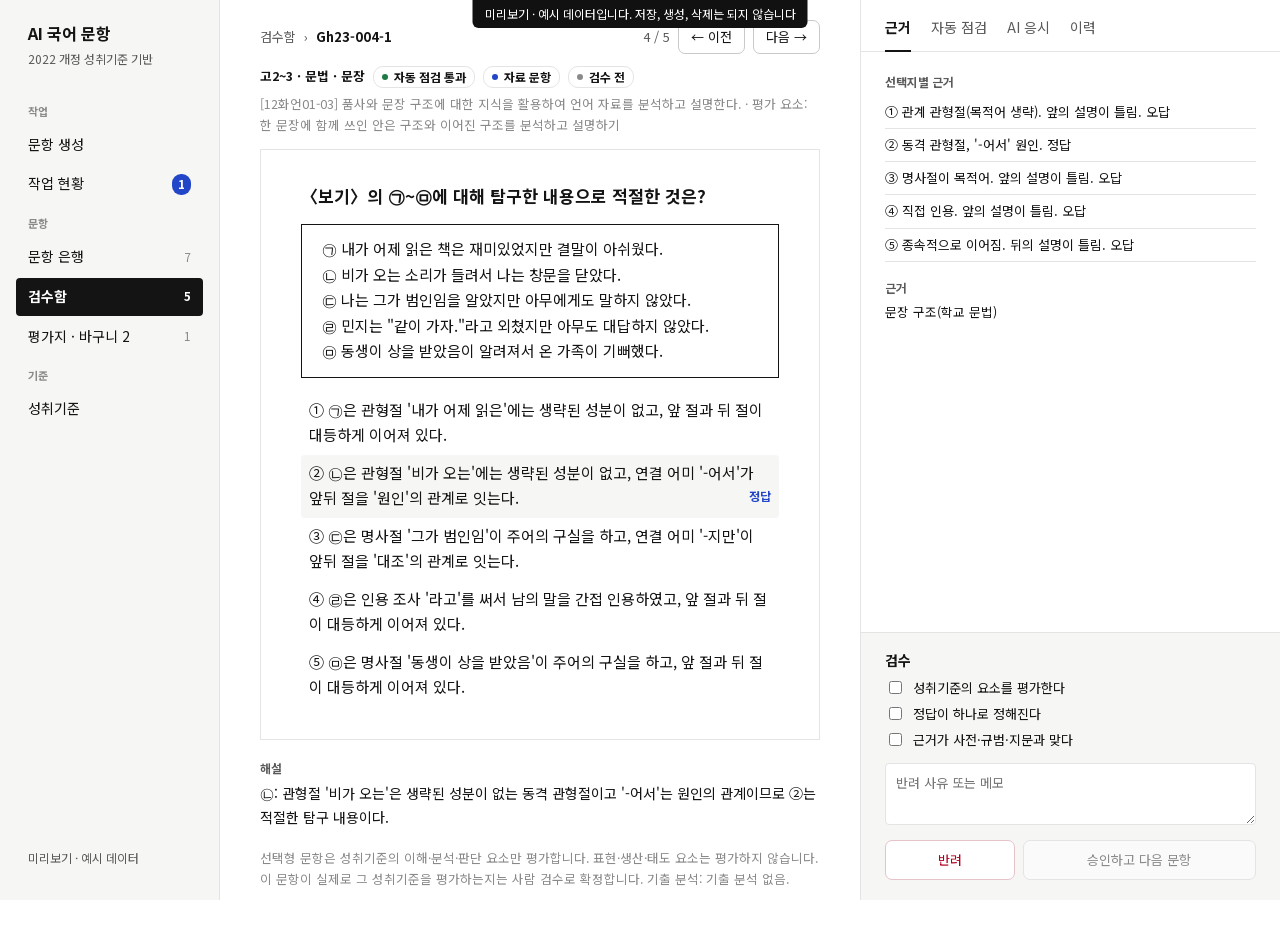
<file: review-Gh23-004-1.html>
<!doctype html>
<html lang="ko">
<head>
<meta charset="utf-8">
<meta name="viewport" content="width=device-width, initial-scale=1">
<title>검수함 · AI 국어 문항 시스템</title>
<link rel="stylesheet" href="app.css">
<!-- 폐쇄망이라 CDN 을 쓰지 않는다. 부분 갱신은 app.js 가 맡고, 폼에는
     action 과 method 를 남겨 스크립트가 없어도 동작하게 둔다. -->
</head>
<body>




<div class="app">
  <nav class="side" aria-label="메뉴">
    <a class="side-brand" href="index.html"><b>AI 국어 문항</b><span>2022 개정 성취기준 기반</span></a>
    <div class="side-g">작업</div>
    <a class="side-i " href="generate.html">문항 생성
    <span class="n "></span></a>
    <a class="side-i " href="work.html">작업 현황
    <span class="n live" id="nav-jobs">1</span></a>
    <div class="side-g">문항</div>
    <a class="side-i " href="index.html">문항 은행
    <span class="n ">7</span></a>
    <a class="side-i on" href="review.html">검수함
    <span class="n ">5</span></a>
    <a class="side-i " href="papers.html">평가지 · 바구니 2
    <span class="n ">1</span></a>
    <div class="side-g">기준</div>
    <a class="side-i " href="standards.html">성취기준
    <span class="n "></span></a>
    <div class="side-foot">미리보기 · 예시 데이터</div>
  </nav>
  <div class="content">
    


<div class="rv">
<div class="rv-main">
  <div class="rv-nav">
    <a class="plain" href="review.html">검수함</a> › <b>Gh23-004-1</b>
    <span class="grow"></span>
    4 / 5
    <a class="btn" href="review-Gm13-024-1.html">← 이전</a>
    <a class="btn" href="review-Ge12-001-1.html">다음 →</a>
  </div>
  <div class="bar" style="margin:0">
    <b class="sm">고2~3 · 문법 · 문장</b>
    <span class="st passed">자동 점검 통과</span>
    <span class="st data">자료 문항</span>
    <span class="st">검수 전</span>
    
  </div>
  <div class="sm muted" style="margin-top:6px">[12화언01-03] 품사와 문장 구조에 대한 지식을 활용하여 언어 자료를 분석하고 설명한다.
     · 평가 요소: 한 문장에 함께 쓰인 안은 구조와 이어진 구조를 분석하고 설명하기</div>

  <div class="rv-paper">
    
    <p class="qq">〈보기〉의 ㉠~㉤에 대해 탐구한 내용으로 적절한 것은?</p>
    <div class="bx">㉠ 내가 어제 읽은 책은 재미있었지만 결말이 아쉬웠다.
㉡ 비가 오는 소리가 들려서 나는 창문을 닫았다.
㉢ 나는 그가 범인임을 알았지만 아무에게도 말하지 않았다.
㉣ 민지는 &#34;같이 가자.&#34;라고 외쳤지만 아무도 대답하지 않았다.
㉤ 동생이 상을 받았음이 알려져서 온 가족이 기뻐했다.</div>
    <ol>
      
      <li class="">① ㉠은 관형절 &#39;내가 어제 읽은&#39;에는 생략된 성분이 없고, 앞 절과 뒤 절이 대등하게 이어져 있다.
        </li>
      
      <li class="ans">② ㉡은 관형절 &#39;비가 오는&#39;에는 생략된 성분이 없고, 연결 어미 &#39;-어서&#39;가 앞뒤 절을 &#39;원인&#39;의 관계로 잇는다.
        <span class="tag-a">정답</span></li>
      
      <li class="">③ ㉢은 명사절 &#39;그가 범인임&#39;이 주어의 구실을 하고, 연결 어미 &#39;-지만&#39;이 앞뒤 절을 &#39;대조&#39;의 관계로 잇는다.
        </li>
      
      <li class="">④ ㉣은 인용 조사 &#39;라고&#39;를 써서 남의 말을 간접 인용하였고, 앞 절과 뒤 절이 대등하게 이어져 있다.
        </li>
      
      <li class="">⑤ ㉤은 명사절 &#39;동생이 상을 받았음&#39;이 주어의 구실을 하고, 앞 절과 뒤 절이 대등하게 이어져 있다.
        </li>
      
    </ol>
  </div>

  
  <div class="lbl2">해설</div>
  <div>㉡: 관형절 &#39;비가 오는&#39;은 생략된 성분이 없는 동격 관형절이고 &#39;-어서&#39;는 원인의 관계이므로 ②는 적절한 탐구 내용이다.</div>
  
  <p class="foot">선택형 문항은 성취기준의 이해·분석·판단 요소만 평가합니다. 표현·생산·태도 요소는 평가하지 않습니다. 이 문항이 실제로 그 성취기준을 평가하는지는 사람 검수로 확정합니다.
    기출 분석: 기출 분석 없음.</p>
</div>

<aside class="rv-side">
  <div class="rv-tabs" role="tablist">
    <button type="button" class="on" onclick="rvTab(this, 'ev')">근거</button>
    <button type="button" onclick="rvTab(this, 'chk')">자동 점검</button>
    <button type="button" onclick="rvTab(this, 'ai')">AI 응시</button>
    <button type="button" onclick="rvTab(this, 'log')">이력</button>
  </div>

  <div class="rv-pane" data-pane="ev">
    
    
    
    <div class="lbl2" style="margin-top:0">선택지별 근거</div>
    <ul class="rv-notes"><li>① 관계 관형절(목적어 생략). 앞의 설명이 틀림. 오답</li><li>② 동격 관형절, &#39;-어서&#39; 원인. 정답</li><li>③ 명사절이 목적어. 앞의 설명이 틀림. 오답</li><li>④ 직접 인용. 앞의 설명이 틀림. 오답</li><li>⑤ 종속적으로 이어짐. 뒤의 설명이 틀림. 오답</li></ul>
    
    <div class="lbl2">근거</div><div class="sm">문장 구조(학교 문법)</div>
    
  </div>

  <div class="rv-pane" data-pane="chk" hidden>
    
    <div class="lbl2" style="margin-top:0">다른 모델의 정답 검증</div>
    
      <div class="sm">검증 모델 이 정답을 모른 채 풀어 <b>②</b>을 골랐습니다 ·
        정답과 같음</div>
      
    
    
    
    <div class="lbl2">AI 판정 (점수는 표시만 합니다)</div>
    <dl class="kv">
      
        <dt>성취기준 부합</dt><dd>100</dd>
      
        <dt>유형 목적</dt><dd>100</dd>
      
        <dt>정답 유일성</dt><dd>100</dd>
      
        <dt>오답 매력도</dt><dd>90</dd>
      
        <dt>학년 수준</dt><dd>100</dd>
      
      <dt>종합</dt><dd>적합</dd>
    </dl>
    
    
  </div>

  <div class="rv-pane" data-pane="ai" hidden>
    <div class="lbl2" style="margin-top:0">AI 응시 결과 (학생 정답률이 아닙니다)</div>
    


  
    <p class="muted sm">AI 응시를 하지 않았습니다. 정답이 맞는지도 확인되지
      않은 상태입니다. 목록에서 [선택 AI 응시]로 돌릴 수 있습니다.</p>
  

    <form method="post" action="/jobs/measure" style="margin-top:12px">
      <input type="hidden" name="ids" value="Gh23-004-1">
      <button class="btn" type="submit">AI 응시 돌리기</button>
    </form>
  </div>

  <div class="rv-pane" data-pane="log" hidden>
    <p class="sm muted">첫 시도에 만들었습니다.</p>
    <p class="sm muted">검수: 검수 전 · 생성 2026-10-16 14:08</p>
  </div>

  <form class="rv-foot" method="post" action="/review/decide" id="rvform">
    <input type="hidden" name="id" value="Gh23-004-1">
    <input type="hidden" name="next_id" value="Ge12-001-1">
    <b>검수</b>
    <label><input type="checkbox" class="rvchk" onchange="rvSync()"> 성취기준의 요소를 평가한다</label>
    <label><input type="checkbox" class="rvchk" onchange="rvSync()"> 정답이 하나로 정해진다</label>
    <label><input type="checkbox" class="rvchk" onchange="rvSync()"> 근거가 사전·규범·지문과 맞다</label>
    <textarea name="memo" rows="2" placeholder="반려 사유 또는 메모" aria-label="메모"></textarea>
    <div class="rv-act">
      <button class="btn danger rj" type="submit" name="decision" value="rejected">반려</button>
      <button class="btn primary ap" type="submit" name="decision" value="approved" id="apbtn" disabled
              title="세 가지를 확인하면 누를 수 있습니다">승인하고 다음 문항</button>
    </div>
    
  </form>
</aside>
</div>
<script>
function rvTab(btn, pane) {
  document.querySelectorAll('.rv-tabs button').forEach(b => b.classList.toggle('on', b === btn));
  document.querySelectorAll('.rv-pane').forEach(p => { p.hidden = p.dataset.pane !== pane; });
}
/* 세 가지를 확인해야 승인할 수 있다. 반려는 언제든 된다 */
function rvSync() {
  const all = [...document.querySelectorAll('.rvchk')];
  document.getElementById('apbtn').disabled = !all.every(c => c.checked);
}
</script>


  </div>
</div>

<!-- 작업 목록은 보이지 않게 읽어 두고 메뉴의 숫자와 화면 갱신에만 쓴다 -->
<div id="joblist" hidden></div>

<div id="modal-back" class="modal-back" hidden onclick="closeModal(event)">
  <div class="modal" onclick="event.stopPropagation()">
    <button class="modal-x" onclick="closeModal()" aria-label="닫기">✕</button>
    <div id="modal"></div>
  </div>
</div>

<script src="app.js"></script>

<div style="position:fixed;left:50%;top:0;transform:translateX(-50%);z-index:2000;background:#111;color:#fff;
  font-size:12px;padding:4px 12px;border-radius:0 0 6px 6px">미리보기 · 예시 데이터입니다. 저장, 생성, 삭제는 되지 않습니다</div>
<script>
/* 정적 미리보기: 서버 조각은 미리 뽑아 둔 것으로 답하고, 쓰기는 막는다 */
const FRAG = {"/jobs": "\n<div id=\"job-sum\" hidden\n     data-run=\"1\" data-q=\"0\"\n     data-done=\"2\" data-fail=\"0\"\n     data-total=\"3\"><\/div>\n\n\n  \n\n  \n    \n    \n    \n    <div class=\"job running\" data-id=\"36\">\n      <span class=\"job-s\">진행중<\/span>\n\n      <span class=\"job-t\">문항 생성 · 중1~3 문법 3문항 x 4<\/span>\n\n      <span class=\"job-p\">7/12 AI판정<\/span>\n\n      <span class=\"job-x\">\n        \n          \n          <form method=\"post\" action=\"/jobs/36/cancel\" class=\"inline\"\n                onsubmit=\"event.preventDefault(); jobPost(this)\">\n            <button class=\"btn xs\" type=\"submit\" \n                    title=\"다음 단계로 넘어갈 때 멈춥니다\">중단<\/button>\n          <\/form>\n        \n      <\/span>\n\n      \n    <\/div>\n  \n    \n    \n    \n    <a class=\"job done go\" data-id=\"35\" href=\"index.html\" title=\"눌러서 결과 보기\">\n      <span class=\"job-s\">완료<\/span>\n\n      <span class=\"job-t\">문항 생성 · 중1~3 문법 1문항 x 4<\/span>\n\n      <span class=\"job-p\"><\/span>\n\n      <span class=\"job-x\">\n        \n          <span class=\"job-go\">보기 ›<\/span>\n        \n      <\/span>\n\n      \n    <\/a>\n  \n    \n    \n    \n    <a class=\"job done go\" data-id=\"32\" href=\"index.html\" title=\"눌러서 결과 보기\">\n      <span class=\"job-s\">완료<\/span>\n\n      <span class=\"job-t\">문항 생성 · 중1~3 문법 1문항 x 4<\/span>\n\n      <span class=\"job-p\"><\/span>\n\n      <span class=\"job-x\">\n        \n          <span class=\"job-go\">보기 ›<\/span>\n        \n      <\/span>\n\n      \n    <\/a>\n  \n\n  \n    <form method=\"post\" action=\"/jobs/clear\" class=\"inline\"\n          onsubmit=\"event.preventDefault(); jobPost(this)\">\n      <button class=\"btn xs\" type=\"submit\">끝난 작업 지우기<\/button>\n    <\/form>\n  \n", "/work": "\n\n\n\n<div class=\"work\">\n<div class=\"page\">\n  <div class=\"page-h\">\n    <div class=\"grow\"><h1>작업 현황<\/h1>\n      <div class=\"sub\">동시 생성 2 · 최근 1시간 한도 초과(429) 0회<\/div><\/div>\n    \n    <form method=\"post\" action=\"/jobs/clear\" class=\"inline\"><button class=\"btn\" type=\"submit\">끝난 작업 지우기<\/button><\/form>\n    \n  <\/div>\n\n  \n\n  \n  \n  <div class=\"jcard \">\n    <div class=\"jcard-h\">\n      <span class=\"live\">진행 중<\/span>\n      <b>#36 · 문항 생성 · 중1~3 문법 3문항 x 4<\/b>\n      <span class=\"grow\"><\/span>\n      <span class=\"sm muted\">7 / 12 · 1분 42초 경과<\/span>\n      <form method=\"post\" action=\"/jobs/36/cancel\" class=\"inline\">\n        <button class=\"btn danger\" type=\"submit\" \n                title=\"다음 단계로 넘어갈 때 멈춥니다\">중단<\/button>\n      <\/form>\n    <\/div>\n    <div class=\"pbar\"><i style=\"width:58%\"><\/i><\/div>\n    \n    <table class=\"sgrid\">\n      <thead><tr><th style=\"width:80px\">문항<\/th><th>문항생성<\/th><th>구조검증<\/th><th>AI판정<\/th><th>AI응시<\/th><th>해설작성<\/th><th>상태<\/th><\/tr><\/thead>\n      <tbody>\n      \n      \n      \n      <tr>\n        <td>8 / 12<\/td>\n        \n          \n            <td><span class=\"dot done\"><\/span>10초<\/td>\n          \n        \n          \n            <td><span class=\"dot \"><\/span><\/td>\n          \n        \n          \n            <td><span class=\"dot done\"><\/span>6초<\/td>\n          \n        \n          \n            <td><span class=\"dot done\"><\/span>9초<\/td>\n          \n        \n          \n            <td><span class=\"dot \"><\/span><\/td>\n          \n        \n        <td><span class=\"st passed\">자동 점검 통과<\/span>\n             <span class=\"sm muted\">25초<\/span>\n          <\/td>\n      <\/tr>\n      \n      \n      \n      <tr>\n        <td>9 / 12<\/td>\n        \n          <td><span class=\"dot done\"><\/span><\/td>\n          \n        \n          <td><span class=\"dot done\"><\/span><\/td>\n          \n        \n          <td class=\"cur-t\"><span class=\"dot cur\"><\/span>진행 중<\/td>\n          \n        \n          <td><span class=\"dot\"><\/span><\/td>\n        \n          <td><span class=\"dot\"><\/span><\/td>\n        \n        <td>AI판정<\/td>\n      <\/tr>\n      \n      \n      \n      <tr>\n        <td>10 / 12<\/td>\n        \n          <td class=\"cur-t\"><span class=\"dot cur\"><\/span>진행 중<\/td>\n          \n        \n          <td><span class=\"dot\"><\/span><\/td>\n        \n          <td><span class=\"dot\"><\/span><\/td>\n        \n          <td><span class=\"dot\"><\/span><\/td>\n        \n          <td><span class=\"dot\"><\/span><\/td>\n        \n        <td>문항생성<\/td>\n      <\/tr>\n      \n      <\/tbody>\n    <\/table>\n    \n  <\/div>\n  \n\n  \n  <div class=\"lbl2\">끝난 작업<\/div>\n  <table class=\"tbl2\">\n    <thead><tr><th style=\"width:56px\">번호<\/th><th>내용<\/th><th style=\"width:70px\">만듦<\/th>\n      <th style=\"width:80px\">검토 필요<\/th><th style=\"width:60px\">실패<\/th><th style=\"width:90px\">소요<\/th>\n      <th style=\"width:80px\">429 대기<\/th><th style=\"width:110px\"><\/th><\/tr><\/thead>\n    <tbody>\n    \n    \n    <tr>\n      <td class=\"id\">#35<\/td>\n      <td class=\"q\" title=\"문항 생성 · 중1~3 문법 1문항 x 4\">문항 생성 · 중1~3 문법 1문항 x 4\n        \n        <\/td>\n      <td>4<\/td>\n      <td>0<\/td>\n      <td>0<\/td>\n      <td>22초<\/td>\n      <td class=\"\">0초<\/td>\n      <td><a class=\"btn xs\" href=\"index.html\">결과 보기<\/a>\n        <\/td>\n    <\/tr>\n    \n    \n    <tr>\n      <td class=\"id\">#32<\/td>\n      <td class=\"q\" title=\"문항 생성 · 중1~3 문법 1문항 x 4\">문항 생성 · 중1~3 문법 1문항 x 4\n        \n        <\/td>\n      <td>4<\/td>\n      <td>0<\/td>\n      <td>0<\/td>\n      <td>6분 7초<\/td>\n      <td class=\"warn-n\">360초<\/td>\n      <td><a class=\"btn xs\" href=\"index.html\">결과 보기<\/a>\n        <\/td>\n    <\/tr>\n    \n    <\/tbody>\n  <\/table>\n  \n<\/div>\n\n<aside class=\"work-side\">\n  <b style=\"font-size:16px\">단계별 평균 소요<\/b>\n  <div class=\"sm muted\">최근 20세트 기준<\/div>\n  \n  <div class=\"meter\"><div class=\"h\">문항생성<b>18초<\/b><\/div>\n    <div class=\"b\"><i style=\"width:100%\"><\/i><\/div><\/div>\n  \n  <div class=\"meter\"><div class=\"h\">구조검증<b>0초<\/b><\/div>\n    <div class=\"b\"><i style=\"width:0%\"><\/i><\/div><\/div>\n  \n  <div class=\"meter\"><div class=\"h\">AI판정<b>9초<\/b><\/div>\n    <div class=\"b\"><i style=\"width:50%\"><\/i><\/div><\/div>\n  \n  <div class=\"meter\"><div class=\"h\">AI응시<b>0초<\/b><\/div>\n    <div class=\"b\"><i style=\"width:0%\"><\/i><\/div><\/div>\n  \n  <div class=\"meter\"><div class=\"h\">해설작성<b>0초<\/b><\/div>\n    <div class=\"b\"><i style=\"width:0%\"><\/i><\/div><\/div>\n  \n  <div style=\"border-top:1px solid var(--line);margin-top:16px;padding-top:12px\">\n    <b>게이트웨이 (최근 1시간)<\/b>\n    <dl class=\"kv\" style=\"grid-template-columns:1fr auto\">\n      <dt>호출 수<\/dt><dd>0회<\/dd>\n      <dt>호출 시간 합<\/dt><dd>0초<\/dd>\n      <dt>한도 초과(429)<\/dt><dd>0회 · 대기 6분 0초<\/dd>\n      <dt>동시 생성<\/dt><dd>2 (AIKOR_PARALLEL)<\/dd>\n    <\/dl>\n    <p class=\"sm muted\">호출 기록은 작업이 끝날 때 남습니다. 동시에 돈 작업이 있으면 서로의 몫이 섞일 수 있습니다.<\/p>\n  <\/div>\n<\/aside>\n<\/div>", "/items/Gm13-024-1/preview": "\n\n<div class=\"page-h\" style=\"margin:0 0 6px\">\n  <b>Gm13-024-1<\/b>\n  <span class=\"st passed\">자동 점검 통과<\/span>\n  <span class=\"st data\">자료 문항<\/span>\n  \n<\/div>\n<div class=\"sm muted\">중1~3 문법 · 단어<\/div>\n<div class=\"sm muted\">[9국04-02] 단어의 짜임을 분석하여 새말 형성의 원리를 이해한다.<\/div>\n\n<div class=\"paperq\">\n  \n  <p class=\"qq\">〈보기〉의 ㉠~㉤에 대한 설명으로 알맞은 것은?<\/p>\n  <div class=\"bx\">㉠ 맨발   ㉡ 첫눈   ㉢ 볶음밥   ㉣ 지우개   ㉤ 풋고추<\/div>\n  <ol>\n    \n    <li class=\"\">① ㉠은 어근 &#39;맨&#39;과 어근 &#39;발&#39;이 결합하여 만들어졌다.<\/li>\n    \n    <li class=\"\">② ㉡은 접두사 &#39;첫-&#39;이 어근 &#39;눈&#39;에 붙어 만들어졌다.<\/li>\n    \n    <li class=\"ans\">③ ㉢은 합성어이다.<\/li>\n    \n    <li class=\"\">④ ㉣은 합성어이다.<\/li>\n    \n    <li class=\"\">⑤ ㉤은 어근 &#39;풋&#39;과 어근 &#39;고추&#39;가 결합하여 만들어졌다.<\/li>\n    \n  <\/ol>\n<\/div>\n\n<div class=\"lbl2\">검증 요약<\/div>\n<dl class=\"kv\">\n  <dt>정답 근거<\/dt><dd>표준국어대사전 표제어 구성<\/dd>\n  <dt>다른 모델 풀이<\/dt><dd>③ 선택 · 정답과 같음<\/dd>\n  <dt>AI 판정<\/dt><dd>성취기준 부합 100 · 오답 매력도 90<\/dd>\n  <dt>AI 응시<\/dt><dd>하지 않음<\/dd>\n  \n<\/dl>\n\n<div class=\"bar\" style=\"margin-top:16px\">\n  <a class=\"btn primary\" href=\"review-Gm13-024-1.html\">검수 열기<\/a>\n  <form method=\"post\" action=\"/cart/add\" class=\"inline\">\n    <input type=\"hidden\" name=\"ids\" value=\"Gm13-024-1\">\n    <button class=\"btn\" type=\"submit\">바구니에 담기<\/button>\n  <\/form>\n  \n    <button class=\"btn danger\" onclick=\"openModal('/confirm/delete?ids=Gm13-024-1')\">삭제<\/button>\n  \n<\/div>", "/items/Gm13-024-1": "\n\n<div class=\"page-h\" style=\"margin:0 0 6px\">\n  <b>Gm13-024-1<\/b>\n  <span class=\"st passed\">자동 점검 통과<\/span>\n  <span class=\"st data\">자료 문항<\/span>\n  \n<\/div>\n<div class=\"sm muted\">중1~3 문법 · 단어<\/div>\n<div class=\"sm muted\">[9국04-02] 단어의 짜임을 분석하여 새말 형성의 원리를 이해한다.<\/div>\n\n<div class=\"paperq\">\n  \n  <p class=\"qq\">〈보기〉의 ㉠~㉤에 대한 설명으로 알맞은 것은?<\/p>\n  <div class=\"bx\">㉠ 맨발   ㉡ 첫눈   ㉢ 볶음밥   ㉣ 지우개   ㉤ 풋고추<\/div>\n  <ol>\n    \n    <li class=\"\">① ㉠은 어근 &#39;맨&#39;과 어근 &#39;발&#39;이 결합하여 만들어졌다.<\/li>\n    \n    <li class=\"\">② ㉡은 접두사 &#39;첫-&#39;이 어근 &#39;눈&#39;에 붙어 만들어졌다.<\/li>\n    \n    <li class=\"ans\">③ ㉢은 합성어이다.<\/li>\n    \n    <li class=\"\">④ ㉣은 합성어이다.<\/li>\n    \n    <li class=\"\">⑤ ㉤은 어근 &#39;풋&#39;과 어근 &#39;고추&#39;가 결합하여 만들어졌다.<\/li>\n    \n  <\/ol>\n<\/div>\n\n<div class=\"lbl2\">검증 요약<\/div>\n<dl class=\"kv\">\n  <dt>정답 근거<\/dt><dd>표준국어대사전 표제어 구성<\/dd>\n  <dt>다른 모델 풀이<\/dt><dd>③ 선택 · 정답과 같음<\/dd>\n  <dt>AI 판정<\/dt><dd>성취기준 부합 100 · 오답 매력도 90<\/dd>\n  <dt>AI 응시<\/dt><dd>하지 않음<\/dd>\n  \n<\/dl>\n\n<div class=\"bar\" style=\"margin-top:16px\">\n  <a class=\"btn primary\" href=\"review-Gm13-024-1.html\">검수 열기<\/a>\n  <form method=\"post\" action=\"/cart/add\" class=\"inline\">\n    <input type=\"hidden\" name=\"ids\" value=\"Gm13-024-1\">\n    <button class=\"btn\" type=\"submit\">바구니에 담기<\/button>\n  <\/form>\n  \n    <button class=\"btn danger\" onclick=\"openModal('/confirm/delete?ids=Gm13-024-1')\">삭제<\/button>\n  \n<\/div>", "/items/Gm13-023-1/preview": "\n\n<div class=\"page-h\" style=\"margin:0 0 6px\">\n  <b>Gm13-023-1<\/b>\n  <span class=\"st review\">검토 필요<\/span>\n  <span class=\"st data\">자료 문항<\/span>\n  \n<\/div>\n<div class=\"sm muted\">중1~3 문법 · 단어<\/div>\n<div class=\"sm muted\">[9국04-02] 단어의 짜임을 분석하여 새말 형성의 원리를 이해한다.<\/div>\n\n<div class=\"paperq\">\n  \n  <p class=\"qq\">〈보기〉의 ㉠~㉤에 대한 설명으로 알맞은 것은?<\/p>\n  <div class=\"bx\">㉠ 놀이터   ㉡ 첫눈   ㉢ 맨발   ㉣ 개떡   ㉤ 덮개<\/div>\n  <ol>\n    \n    <li class=\"\">① ㉠은 어근 &#39;놀이&#39;에 접미사 &#39;-터&#39;가 붙어 만들어졌다.<\/li>\n    \n    <li class=\"\">② ㉡은 접두사 &#39;첫-&#39;이 어근 &#39;눈&#39;에 붙어 만들어졌다.<\/li>\n    \n    <li class=\"ans\">③ ㉢은 접두사 &#39;맨-&#39;이 어근 &#39;발&#39;에 붙어 만들어졌다.<\/li>\n    \n    <li class=\"\">④ ㉣은 합성어이다.<\/li>\n    \n    <li class=\"\">⑤ ㉤은 어근 &#39;덮-&#39;과 어근 &#39;개&#39;가 결합하여 만들어졌다.<\/li>\n    \n  <\/ol>\n<\/div>\n\n<div class=\"lbl2\">검증 요약<\/div>\n<dl class=\"kv\">\n  <dt>정답 근거<\/dt><dd>표준국어대사전 표제어 구성<\/dd>\n  <dt>다른 모델 풀이<\/dt><dd>③ 선택 · 정답과 같음<\/dd>\n  <dt>AI 판정<\/dt><dd>성취기준 부합 100 · 오답 매력도 90<\/dd>\n  <dt>AI 응시<\/dt><dd>하지 않음<\/dd>\n  \n<\/dl>\n\n<div class=\"bar\" style=\"margin-top:16px\">\n  <a class=\"btn primary\" href=\"review-Gm13-023-1.html\">검수 열기<\/a>\n  <form method=\"post\" action=\"/cart/add\" class=\"inline\">\n    <input type=\"hidden\" name=\"ids\" value=\"Gm13-023-1\">\n    <button class=\"btn\" type=\"submit\">바구니에 담기<\/button>\n  <\/form>\n  \n    <button class=\"btn danger\" onclick=\"openModal('/confirm/delete?ids=Gm13-023-1')\">삭제<\/button>\n  \n<\/div>", "/items/Gm13-023-1": "\n\n<div class=\"page-h\" style=\"margin:0 0 6px\">\n  <b>Gm13-023-1<\/b>\n  <span class=\"st review\">검토 필요<\/span>\n  <span class=\"st data\">자료 문항<\/span>\n  \n<\/div>\n<div class=\"sm muted\">중1~3 문법 · 단어<\/div>\n<div class=\"sm muted\">[9국04-02] 단어의 짜임을 분석하여 새말 형성의 원리를 이해한다.<\/div>\n\n<div class=\"paperq\">\n  \n  <p class=\"qq\">〈보기〉의 ㉠~㉤에 대한 설명으로 알맞은 것은?<\/p>\n  <div class=\"bx\">㉠ 놀이터   ㉡ 첫눈   ㉢ 맨발   ㉣ 개떡   ㉤ 덮개<\/div>\n  <ol>\n    \n    <li class=\"\">① ㉠은 어근 &#39;놀이&#39;에 접미사 &#39;-터&#39;가 붙어 만들어졌다.<\/li>\n    \n    <li class=\"\">② ㉡은 접두사 &#39;첫-&#39;이 어근 &#39;눈&#39;에 붙어 만들어졌다.<\/li>\n    \n    <li class=\"ans\">③ ㉢은 접두사 &#39;맨-&#39;이 어근 &#39;발&#39;에 붙어 만들어졌다.<\/li>\n    \n    <li class=\"\">④ ㉣은 합성어이다.<\/li>\n    \n    <li class=\"\">⑤ ㉤은 어근 &#39;덮-&#39;과 어근 &#39;개&#39;가 결합하여 만들어졌다.<\/li>\n    \n  <\/ol>\n<\/div>\n\n<div class=\"lbl2\">검증 요약<\/div>\n<dl class=\"kv\">\n  <dt>정답 근거<\/dt><dd>표준국어대사전 표제어 구성<\/dd>\n  <dt>다른 모델 풀이<\/dt><dd>③ 선택 · 정답과 같음<\/dd>\n  <dt>AI 판정<\/dt><dd>성취기준 부합 100 · 오답 매력도 90<\/dd>\n  <dt>AI 응시<\/dt><dd>하지 않음<\/dd>\n  \n<\/dl>\n\n<div class=\"bar\" style=\"margin-top:16px\">\n  <a class=\"btn primary\" href=\"review-Gm13-023-1.html\">검수 열기<\/a>\n  <form method=\"post\" action=\"/cart/add\" class=\"inline\">\n    <input type=\"hidden\" name=\"ids\" value=\"Gm13-023-1\">\n    <button class=\"btn\" type=\"submit\">바구니에 담기<\/button>\n  <\/form>\n  \n    <button class=\"btn danger\" onclick=\"openModal('/confirm/delete?ids=Gm13-023-1')\">삭제<\/button>\n  \n<\/div>", "/items/Gm13-018-1/preview": "\n\n<div class=\"page-h\" style=\"margin:0 0 6px\">\n  <b>Gm13-018-1<\/b>\n  <span class=\"st approved\">승인<\/span>\n  <span class=\"st data\">자료 문항<\/span>\n  \n<\/div>\n<div class=\"sm muted\">중1~3 문법 · 문장<\/div>\n<div class=\"sm muted\">[9국04-04] 문장의 짜임을 이해하고 표현 효과를 고려하여 문장을 구성한다.<\/div>\n\n<div class=\"paperq\">\n  \n  <p class=\"qq\">〈보기〉의 ㉠~㉤에 대한 설명으로 알맞은 것은?<\/p>\n  <div class=\"bx\">㉠ 할아버지는 마음이 따뜻하시다.\n㉡ 내가 어제 읽은 책은 무척 재미있었다.\n㉢ 눈이 많이 내리면 학교가 쉰다.\n㉣ 할머니께서 시골에서 감자와 고구마를 보내셨다.\n㉤ 주말에 우리는 영화를 보거나 산책을 한다.<\/div>\n  <ol>\n    \n    <li class=\"\">① ㉣은 겹문장이다.<\/li>\n    \n    <li class=\"\">② ㉡은 명사절을 안은 문장이다.<\/li>\n    \n    <li class=\"ans\">③ ㉠은 서술절을 안은 문장이다.<\/li>\n    \n    <li class=\"\">④ ㉤은 종속적으로 이어진 문장이다.<\/li>\n    \n    <li class=\"\">⑤ ㉢은 대등하게 이어진 문장이다.<\/li>\n    \n  <\/ol>\n<\/div>\n\n<div class=\"lbl2\">검증 요약<\/div>\n<dl class=\"kv\">\n  <dt>정답 근거<\/dt><dd>문장의 짜임(학교 문법)<\/dd>\n  <dt>다른 모델 풀이<\/dt><dd>③ 선택 · 정답과 같음<\/dd>\n  <dt>AI 판정<\/dt><dd>성취기준 부합 100 · 오답 매력도 90<\/dd>\n  <dt>AI 응시<\/dt><dd>하지 않음<\/dd>\n  \n<\/dl>\n\n<div class=\"bar\" style=\"margin-top:16px\">\n  <a class=\"btn primary\" href=\"review-Gm13-018-1.html\">검수 열기<\/a>\n  <form method=\"post\" action=\"/cart/add\" class=\"inline\">\n    <input type=\"hidden\" name=\"ids\" value=\"Gm13-018-1\">\n    <button class=\"btn\" type=\"submit\">바구니에 담기<\/button>\n  <\/form>\n  \n    <button class=\"btn danger\" onclick=\"openModal('/confirm/delete?ids=Gm13-018-1')\">삭제<\/button>\n  \n<\/div>", "/items/Gm13-018-1": "\n\n<div class=\"page-h\" style=\"margin:0 0 6px\">\n  <b>Gm13-018-1<\/b>\n  <span class=\"st approved\">승인<\/span>\n  <span class=\"st data\">자료 문항<\/span>\n  \n<\/div>\n<div class=\"sm muted\">중1~3 문법 · 문장<\/div>\n<div class=\"sm muted\">[9국04-04] 문장의 짜임을 이해하고 표현 효과를 고려하여 문장을 구성한다.<\/div>\n\n<div class=\"paperq\">\n  \n  <p class=\"qq\">〈보기〉의 ㉠~㉤에 대한 설명으로 알맞은 것은?<\/p>\n  <div class=\"bx\">㉠ 할아버지는 마음이 따뜻하시다.\n㉡ 내가 어제 읽은 책은 무척 재미있었다.\n㉢ 눈이 많이 내리면 학교가 쉰다.\n㉣ 할머니께서 시골에서 감자와 고구마를 보내셨다.\n㉤ 주말에 우리는 영화를 보거나 산책을 한다.<\/div>\n  <ol>\n    \n    <li class=\"\">① ㉣은 겹문장이다.<\/li>\n    \n    <li class=\"\">② ㉡은 명사절을 안은 문장이다.<\/li>\n    \n    <li class=\"ans\">③ ㉠은 서술절을 안은 문장이다.<\/li>\n    \n    <li class=\"\">④ ㉤은 종속적으로 이어진 문장이다.<\/li>\n    \n    <li class=\"\">⑤ ㉢은 대등하게 이어진 문장이다.<\/li>\n    \n  <\/ol>\n<\/div>\n\n<div class=\"lbl2\">검증 요약<\/div>\n<dl class=\"kv\">\n  <dt>정답 근거<\/dt><dd>문장의 짜임(학교 문법)<\/dd>\n  <dt>다른 모델 풀이<\/dt><dd>③ 선택 · 정답과 같음<\/dd>\n  <dt>AI 판정<\/dt><dd>성취기준 부합 100 · 오답 매력도 90<\/dd>\n  <dt>AI 응시<\/dt><dd>하지 않음<\/dd>\n  \n<\/dl>\n\n<div class=\"bar\" style=\"margin-top:16px\">\n  <a class=\"btn primary\" href=\"review-Gm13-018-1.html\">검수 열기<\/a>\n  <form method=\"post\" action=\"/cart/add\" class=\"inline\">\n    <input type=\"hidden\" name=\"ids\" value=\"Gm13-018-1\">\n    <button class=\"btn\" type=\"submit\">바구니에 담기<\/button>\n  <\/form>\n  \n    <button class=\"btn danger\" onclick=\"openModal('/confirm/delete?ids=Gm13-018-1')\">삭제<\/button>\n  \n<\/div>", "/items/Gh23-004-1/preview": "\n\n<div class=\"page-h\" style=\"margin:0 0 6px\">\n  <b>Gh23-004-1<\/b>\n  <span class=\"st passed\">자동 점검 통과<\/span>\n  <span class=\"st data\">자료 문항<\/span>\n  \n<\/div>\n<div class=\"sm muted\">고2~3 문법 · 문장<\/div>\n<div class=\"sm muted\">[12화언01-03] 품사와 문장 구조에 대한 지식을 활용하여 언어 자료를 분석하고 설명한다.<\/div>\n\n<div class=\"paperq\">\n  \n  <p class=\"qq\">〈보기〉의 ㉠~㉤에 대해 탐구한 내용으로 적절한 것은?<\/p>\n  <div class=\"bx\">㉠ 내가 어제 읽은 책은 재미있었지만 결말이 아쉬웠다.\n㉡ 비가 오는 소리가 들려서 나는 창문을 닫았다.\n㉢ 나는 그가 범인임을 알았지만 아무에게도 말하지 않았다.\n㉣ 민지는 &#34;같이 가자.&#34;라고 외쳤지만 아무도 대답하지 않았다.\n㉤ 동생이 상을 받았음이 알려져서 온 가족이 기뻐했다.<\/div>\n  <ol>\n    \n    <li class=\"\">① ㉠은 관형절 &#39;내가 어제 읽은&#39;에는 생략된 성분이 없고, 앞 절과 뒤 절이 대등하게 이어져 있다.<\/li>\n    \n    <li class=\"ans\">② ㉡은 관형절 &#39;비가 오는&#39;에는 생략된 성분이 없고, 연결 어미 &#39;-어서&#39;가 앞뒤 절을 &#39;원인&#39;의 관계로 잇는다.<\/li>\n    \n    <li class=\"\">③ ㉢은 명사절 &#39;그가 범인임&#39;이 주어의 구실을 하고, 연결 어미 &#39;-지만&#39;이 앞뒤 절을 &#39;대조&#39;의 관계로 잇는다.<\/li>\n    \n    <li class=\"\">④ ㉣은 인용 조사 &#39;라고&#39;를 써서 남의 말을 간접 인용하였고, 앞 절과 뒤 절이 대등하게 이어져 있다.<\/li>\n    \n    <li class=\"\">⑤ ㉤은 명사절 &#39;동생이 상을 받았음&#39;이 주어의 구실을 하고, 앞 절과 뒤 절이 대등하게 이어져 있다.<\/li>\n    \n  <\/ol>\n<\/div>\n\n<div class=\"lbl2\">검증 요약<\/div>\n<dl class=\"kv\">\n  <dt>정답 근거<\/dt><dd>문장 구조(학교 문법)<\/dd>\n  <dt>다른 모델 풀이<\/dt><dd>② 선택 · 정답과 같음<\/dd>\n  <dt>AI 판정<\/dt><dd>성취기준 부합 100 · 오답 매력도 90<\/dd>\n  <dt>AI 응시<\/dt><dd>하지 않음<\/dd>\n  \n<\/dl>\n\n<div class=\"bar\" style=\"margin-top:16px\">\n  <a class=\"btn primary\" href=\"review-Gh23-004-1.html\">검수 열기<\/a>\n  <form method=\"post\" action=\"/cart/add\" class=\"inline\">\n    <input type=\"hidden\" name=\"ids\" value=\"Gh23-004-1\">\n    <button class=\"btn\" type=\"submit\">바구니에 담기<\/button>\n  <\/form>\n  \n    <button class=\"btn danger\" onclick=\"openModal('/confirm/delete?ids=Gh23-004-1')\">삭제<\/button>\n  \n<\/div>", "/items/Gh23-004-1": "\n\n<div class=\"page-h\" style=\"margin:0 0 6px\">\n  <b>Gh23-004-1<\/b>\n  <span class=\"st passed\">자동 점검 통과<\/span>\n  <span class=\"st data\">자료 문항<\/span>\n  \n<\/div>\n<div class=\"sm muted\">고2~3 문법 · 문장<\/div>\n<div class=\"sm muted\">[12화언01-03] 품사와 문장 구조에 대한 지식을 활용하여 언어 자료를 분석하고 설명한다.<\/div>\n\n<div class=\"paperq\">\n  \n  <p class=\"qq\">〈보기〉의 ㉠~㉤에 대해 탐구한 내용으로 적절한 것은?<\/p>\n  <div class=\"bx\">㉠ 내가 어제 읽은 책은 재미있었지만 결말이 아쉬웠다.\n㉡ 비가 오는 소리가 들려서 나는 창문을 닫았다.\n㉢ 나는 그가 범인임을 알았지만 아무에게도 말하지 않았다.\n㉣ 민지는 &#34;같이 가자.&#34;라고 외쳤지만 아무도 대답하지 않았다.\n㉤ 동생이 상을 받았음이 알려져서 온 가족이 기뻐했다.<\/div>\n  <ol>\n    \n    <li class=\"\">① ㉠은 관형절 &#39;내가 어제 읽은&#39;에는 생략된 성분이 없고, 앞 절과 뒤 절이 대등하게 이어져 있다.<\/li>\n    \n    <li class=\"ans\">② ㉡은 관형절 &#39;비가 오는&#39;에는 생략된 성분이 없고, 연결 어미 &#39;-어서&#39;가 앞뒤 절을 &#39;원인&#39;의 관계로 잇는다.<\/li>\n    \n    <li class=\"\">③ ㉢은 명사절 &#39;그가 범인임&#39;이 주어의 구실을 하고, 연결 어미 &#39;-지만&#39;이 앞뒤 절을 &#39;대조&#39;의 관계로 잇는다.<\/li>\n    \n    <li class=\"\">④ ㉣은 인용 조사 &#39;라고&#39;를 써서 남의 말을 간접 인용하였고, 앞 절과 뒤 절이 대등하게 이어져 있다.<\/li>\n    \n    <li class=\"\">⑤ ㉤은 명사절 &#39;동생이 상을 받았음&#39;이 주어의 구실을 하고, 앞 절과 뒤 절이 대등하게 이어져 있다.<\/li>\n    \n  <\/ol>\n<\/div>\n\n<div class=\"lbl2\">검증 요약<\/div>\n<dl class=\"kv\">\n  <dt>정답 근거<\/dt><dd>문장 구조(학교 문법)<\/dd>\n  <dt>다른 모델 풀이<\/dt><dd>② 선택 · 정답과 같음<\/dd>\n  <dt>AI 판정<\/dt><dd>성취기준 부합 100 · 오답 매력도 90<\/dd>\n  <dt>AI 응시<\/dt><dd>하지 않음<\/dd>\n  \n<\/dl>\n\n<div class=\"bar\" style=\"margin-top:16px\">\n  <a class=\"btn primary\" href=\"review-Gh23-004-1.html\">검수 열기<\/a>\n  <form method=\"post\" action=\"/cart/add\" class=\"inline\">\n    <input type=\"hidden\" name=\"ids\" value=\"Gh23-004-1\">\n    <button class=\"btn\" type=\"submit\">바구니에 담기<\/button>\n  <\/form>\n  \n    <button class=\"btn danger\" onclick=\"openModal('/confirm/delete?ids=Gh23-004-1')\">삭제<\/button>\n  \n<\/div>", "/items/Ge34-007-1/preview": "\n\n<div class=\"page-h\" style=\"margin:0 0 6px\">\n  <b>Ge34-007-1<\/b>\n  <span class=\"st approved\">승인<\/span>\n  <span class=\"st data\">자료 문항<\/span>\n  \n<\/div>\n<div class=\"sm muted\">초3~4 문법 · 담화<\/div>\n<div class=\"sm muted\">[4국04-04] 글과 담화에 쓰인 높임 표현과 지시⋅접속 표현을 이해하고 상황에 맞게 표현한다.<\/div>\n\n<div class=\"paperq\">\n  \n  <p class=\"qq\">〈보기〉의 상황에서 높임 표현을 바르게 쓴 문장은 무엇인가요?<\/p>\n  <div class=\"bx\">민지는 주말에 할머니 댁에 가서 하루를 지냈습니다. 그날 있었던 일을 일기로 썼습니다. (문장 속 &#39;나&#39; 는 민지입니다.)<\/div>\n  <ol>\n    \n    <li class=\"\">① 나는 저녁을 먹고 일찍 주무셨다.<\/li>\n    \n    <li class=\"ans\">② 할머니께서 마당에 계셨다.<\/li>\n    \n    <li class=\"\">③ 할머니께서 잘 왔다고 말했다.<\/li>\n    \n    <li class=\"\">④ 할머니께서 나에게 용돈을 드렸다.<\/li>\n    \n  <\/ol>\n<\/div>\n\n<div class=\"lbl2\">검증 요약<\/div>\n<dl class=\"kv\">\n  <dt>정답 근거<\/dt><dd>표준국어대사전 높임말<\/dd>\n  <dt>다른 모델 풀이<\/dt><dd>② 선택 · 정답과 같음<\/dd>\n  <dt>AI 판정<\/dt><dd>성취기준 부합 100 · 오답 매력도 90<\/dd>\n  <dt>AI 응시<\/dt><dd>하지 않음<\/dd>\n  \n<\/dl>\n\n<div class=\"bar\" style=\"margin-top:16px\">\n  <a class=\"btn primary\" href=\"review-Ge34-007-1.html\">검수 열기<\/a>\n  <form method=\"post\" action=\"/cart/add\" class=\"inline\">\n    <input type=\"hidden\" name=\"ids\" value=\"Ge34-007-1\">\n    <button class=\"btn\" type=\"submit\">바구니에 담기<\/button>\n  <\/form>\n  \n    <button class=\"btn danger\" onclick=\"openModal('/confirm/delete?ids=Ge34-007-1')\">삭제<\/button>\n  \n<\/div>", "/items/Ge34-007-1": "\n\n<div class=\"page-h\" style=\"margin:0 0 6px\">\n  <b>Ge34-007-1<\/b>\n  <span class=\"st approved\">승인<\/span>\n  <span class=\"st data\">자료 문항<\/span>\n  \n<\/div>\n<div class=\"sm muted\">초3~4 문법 · 담화<\/div>\n<div class=\"sm muted\">[4국04-04] 글과 담화에 쓰인 높임 표현과 지시⋅접속 표현을 이해하고 상황에 맞게 표현한다.<\/div>\n\n<div class=\"paperq\">\n  \n  <p class=\"qq\">〈보기〉의 상황에서 높임 표현을 바르게 쓴 문장은 무엇인가요?<\/p>\n  <div class=\"bx\">민지는 주말에 할머니 댁에 가서 하루를 지냈습니다. 그날 있었던 일을 일기로 썼습니다. (문장 속 &#39;나&#39; 는 민지입니다.)<\/div>\n  <ol>\n    \n    <li class=\"\">① 나는 저녁을 먹고 일찍 주무셨다.<\/li>\n    \n    <li class=\"ans\">② 할머니께서 마당에 계셨다.<\/li>\n    \n    <li class=\"\">③ 할머니께서 잘 왔다고 말했다.<\/li>\n    \n    <li class=\"\">④ 할머니께서 나에게 용돈을 드렸다.<\/li>\n    \n  <\/ol>\n<\/div>\n\n<div class=\"lbl2\">검증 요약<\/div>\n<dl class=\"kv\">\n  <dt>정답 근거<\/dt><dd>표준국어대사전 높임말<\/dd>\n  <dt>다른 모델 풀이<\/dt><dd>② 선택 · 정답과 같음<\/dd>\n  <dt>AI 판정<\/dt><dd>성취기준 부합 100 · 오답 매력도 90<\/dd>\n  <dt>AI 응시<\/dt><dd>하지 않음<\/dd>\n  \n<\/dl>\n\n<div class=\"bar\" style=\"margin-top:16px\">\n  <a class=\"btn primary\" href=\"review-Ge34-007-1.html\">검수 열기<\/a>\n  <form method=\"post\" action=\"/cart/add\" class=\"inline\">\n    <input type=\"hidden\" name=\"ids\" value=\"Ge34-007-1\">\n    <button class=\"btn\" type=\"submit\">바구니에 담기<\/button>\n  <\/form>\n  \n    <button class=\"btn danger\" onclick=\"openModal('/confirm/delete?ids=Ge34-007-1')\">삭제<\/button>\n  \n<\/div>", "/items/Ge12-001-1/preview": "\n\n<div class=\"page-h\" style=\"margin:0 0 6px\">\n  <b>Ge12-001-1<\/b>\n  <span class=\"st passed\">자동 점검 통과<\/span>\n  <span class=\"st data\">자료 문항<\/span>\n  \n<\/div>\n<div class=\"sm muted\">초1~2 문법 · 어문 규범<\/div>\n<div class=\"sm muted\">[2국04-01] 한글 자모의 이름과 소릿값을 알고 정확하게 발음하고 쓴다.<\/div>\n\n<div class=\"paperq\">\n  \n  <p class=\"qq\">자음자와 그 이름을 바르게 짝지은 것은 무엇인가요?<\/p>\n  \n  <ol>\n    \n    <li class=\"\">① ㄱ - 기윽<\/li>\n    \n    <li class=\"ans\">② ㄷ - 디귿<\/li>\n    \n    <li class=\"\">③ ㅅ - 시읏<\/li>\n    \n    <li class=\"\">④ ㅈ - 지읃<\/li>\n    \n  <\/ol>\n<\/div>\n\n<div class=\"lbl2\">검증 요약<\/div>\n<dl class=\"kv\">\n  <dt>정답 근거<\/dt><dd>한글 맞춤법 제4항<\/dd>\n  <dt>다른 모델 풀이<\/dt><dd>② 선택 · 정답과 같음<\/dd>\n  <dt>AI 판정<\/dt><dd>성취기준 부합 100 · 오답 매력도 90<\/dd>\n  <dt>AI 응시<\/dt><dd>하지 않음<\/dd>\n  \n<\/dl>\n\n<div class=\"bar\" style=\"margin-top:16px\">\n  <a class=\"btn primary\" href=\"review-Ge12-001-1.html\">검수 열기<\/a>\n  <form method=\"post\" action=\"/cart/add\" class=\"inline\">\n    <input type=\"hidden\" name=\"ids\" value=\"Ge12-001-1\">\n    <button class=\"btn\" type=\"submit\">바구니에 담기<\/button>\n  <\/form>\n  \n    <button class=\"btn danger\" onclick=\"openModal('/confirm/delete?ids=Ge12-001-1')\">삭제<\/button>\n  \n<\/div>", "/items/Ge12-001-1": "\n\n<div class=\"page-h\" style=\"margin:0 0 6px\">\n  <b>Ge12-001-1<\/b>\n  <span class=\"st passed\">자동 점검 통과<\/span>\n  <span class=\"st data\">자료 문항<\/span>\n  \n<\/div>\n<div class=\"sm muted\">초1~2 문법 · 어문 규범<\/div>\n<div class=\"sm muted\">[2국04-01] 한글 자모의 이름과 소릿값을 알고 정확하게 발음하고 쓴다.<\/div>\n\n<div class=\"paperq\">\n  \n  <p class=\"qq\">자음자와 그 이름을 바르게 짝지은 것은 무엇인가요?<\/p>\n  \n  <ol>\n    \n    <li class=\"\">① ㄱ - 기윽<\/li>\n    \n    <li class=\"ans\">② ㄷ - 디귿<\/li>\n    \n    <li class=\"\">③ ㅅ - 시읏<\/li>\n    \n    <li class=\"\">④ ㅈ - 지읃<\/li>\n    \n  <\/ol>\n<\/div>\n\n<div class=\"lbl2\">검증 요약<\/div>\n<dl class=\"kv\">\n  <dt>정답 근거<\/dt><dd>한글 맞춤법 제4항<\/dd>\n  <dt>다른 모델 풀이<\/dt><dd>② 선택 · 정답과 같음<\/dd>\n  <dt>AI 판정<\/dt><dd>성취기준 부합 100 · 오답 매력도 90<\/dd>\n  <dt>AI 응시<\/dt><dd>하지 않음<\/dd>\n  \n<\/dl>\n\n<div class=\"bar\" style=\"margin-top:16px\">\n  <a class=\"btn primary\" href=\"review-Ge12-001-1.html\">검수 열기<\/a>\n  <form method=\"post\" action=\"/cart/add\" class=\"inline\">\n    <input type=\"hidden\" name=\"ids\" value=\"Ge12-001-1\">\n    <button class=\"btn\" type=\"submit\">바구니에 담기<\/button>\n  <\/form>\n  \n    <button class=\"btn danger\" onclick=\"openModal('/confirm/delete?ids=Ge12-001-1')\">삭제<\/button>\n  \n<\/div>", "/items/Gm13-012-1/preview": "\n\n<div class=\"page-h\" style=\"margin:0 0 6px\">\n  <b>Gm13-012-1<\/b>\n  <span class=\"st review\">검토 필요<\/span>\n  <span class=\"st data\">자료 문항<\/span>\n  \n<\/div>\n<div class=\"sm muted\">중1~3 문법 · 단어<\/div>\n<div class=\"sm muted\">[9국04-03] 품사의 종류와 특성을 이해하고 국어 자료를 분석한다.<\/div>\n\n<div class=\"paperq\">\n  \n  <p class=\"qq\">〈보기〉의 ㉠~㉤에 대한 설명으로 알맞은 것은?<\/p>\n  <div class=\"bx\">과학 시간에 우리는 ㉠<u>새로운<\/u> 실험 도구를 꺼냈다. 여러 색의 용액을 ㉡<u>조용히<\/u> 섞으며 물방울을 관찰했다. ㉢<u>천천히<\/u> 가열한 뒤 ㉣<u>모든<\/u> 학생이 ㉤<u>맑은<\/u> 빛을 보았다.<\/div>\n  <ol>\n    \n    <li class=\"\">① ㉠은 형태가 변하지 않는 말이다.<\/li>\n    \n    <li class=\"\">② ㉡은 형용사이다.<\/li>\n    \n    <li class=\"ans\">③ ㉢은 부사이다.<\/li>\n    \n    <li class=\"\">④ ㉣은 용언에 속한다.<\/li>\n    \n    <li class=\"\">⑤ ㉤은 관형사이다.<\/li>\n    \n  <\/ol>\n<\/div>\n\n<div class=\"lbl2\">검증 요약<\/div>\n<dl class=\"kv\">\n  <dt>정답 근거<\/dt><dd>표준국어대사전 품사<\/dd>\n  <dt>다른 모델 풀이<\/dt><dd>③ 선택 · 정답과 같음<\/dd>\n  <dt>AI 판정<\/dt><dd>성취기준 부합 100 · 오답 매력도 90<\/dd>\n  <dt>AI 응시<\/dt><dd>하지 않음<\/dd>\n  \n<\/dl>\n\n<div class=\"bar\" style=\"margin-top:16px\">\n  <a class=\"btn primary\" href=\"review-Gm13-012-1.html\">검수 열기<\/a>\n  <form method=\"post\" action=\"/cart/add\" class=\"inline\">\n    <input type=\"hidden\" name=\"ids\" value=\"Gm13-012-1\">\n    <button class=\"btn\" type=\"submit\">바구니에 담기<\/button>\n  <\/form>\n  \n    <button class=\"btn danger\" onclick=\"openModal('/confirm/delete?ids=Gm13-012-1')\">삭제<\/button>\n  \n<\/div>", "/items/Gm13-012-1": "\n\n<div class=\"page-h\" style=\"margin:0 0 6px\">\n  <b>Gm13-012-1<\/b>\n  <span class=\"st review\">검토 필요<\/span>\n  <span class=\"st data\">자료 문항<\/span>\n  \n<\/div>\n<div class=\"sm muted\">중1~3 문법 · 단어<\/div>\n<div class=\"sm muted\">[9국04-03] 품사의 종류와 특성을 이해하고 국어 자료를 분석한다.<\/div>\n\n<div class=\"paperq\">\n  \n  <p class=\"qq\">〈보기〉의 ㉠~㉤에 대한 설명으로 알맞은 것은?<\/p>\n  <div class=\"bx\">과학 시간에 우리는 ㉠<u>새로운<\/u> 실험 도구를 꺼냈다. 여러 색의 용액을 ㉡<u>조용히<\/u> 섞으며 물방울을 관찰했다. ㉢<u>천천히<\/u> 가열한 뒤 ㉣<u>모든<\/u> 학생이 ㉤<u>맑은<\/u> 빛을 보았다.<\/div>\n  <ol>\n    \n    <li class=\"\">① ㉠은 형태가 변하지 않는 말이다.<\/li>\n    \n    <li class=\"\">② ㉡은 형용사이다.<\/li>\n    \n    <li class=\"ans\">③ ㉢은 부사이다.<\/li>\n    \n    <li class=\"\">④ ㉣은 용언에 속한다.<\/li>\n    \n    <li class=\"\">⑤ ㉤은 관형사이다.<\/li>\n    \n  <\/ol>\n<\/div>\n\n<div class=\"lbl2\">검증 요약<\/div>\n<dl class=\"kv\">\n  <dt>정답 근거<\/dt><dd>표준국어대사전 품사<\/dd>\n  <dt>다른 모델 풀이<\/dt><dd>③ 선택 · 정답과 같음<\/dd>\n  <dt>AI 판정<\/dt><dd>성취기준 부합 100 · 오답 매력도 90<\/dd>\n  <dt>AI 응시<\/dt><dd>하지 않음<\/dd>\n  \n<\/dl>\n\n<div class=\"bar\" style=\"margin-top:16px\">\n  <a class=\"btn primary\" href=\"review-Gm13-012-1.html\">검수 열기<\/a>\n  <form method=\"post\" action=\"/cart/add\" class=\"inline\">\n    <input type=\"hidden\" name=\"ids\" value=\"Gm13-012-1\">\n    <button class=\"btn\" type=\"submit\">바구니에 담기<\/button>\n  <\/form>\n  \n    <button class=\"btn danger\" onclick=\"openModal('/confirm/delete?ids=Gm13-012-1')\">삭제<\/button>\n  \n<\/div>"};
const _fetch = window.fetch;
window.fetch = async (url, opt) => {
  const u = String(url).replace(location.origin, '');
  const key = u.split('?')[0];
  if (FRAG[key] !== undefined) return new Response(FRAG[key], {status: 200});
  if (opt && opt.method === 'POST') { demoNote(); throw new Error('demo'); }
  return new Response('<p class="muted">미리보기에서는 볼 수 없습니다.</p>', {status: 200});
};
function demoNote() { alert('미리보기입니다. 저장, 생성, 삭제는 실제 프로그램에서만 됩니다.'); }
document.addEventListener('submit', e => {
  if ((e.target.getAttribute('method') || 'get').toLowerCase() === 'post' || e.target.id === 'genform') {
    e.preventDefault(); e.stopImmediatePropagation(); demoNote();
  } else { e.preventDefault(); }
}, true);
</script>
</body>
</html>
</file>
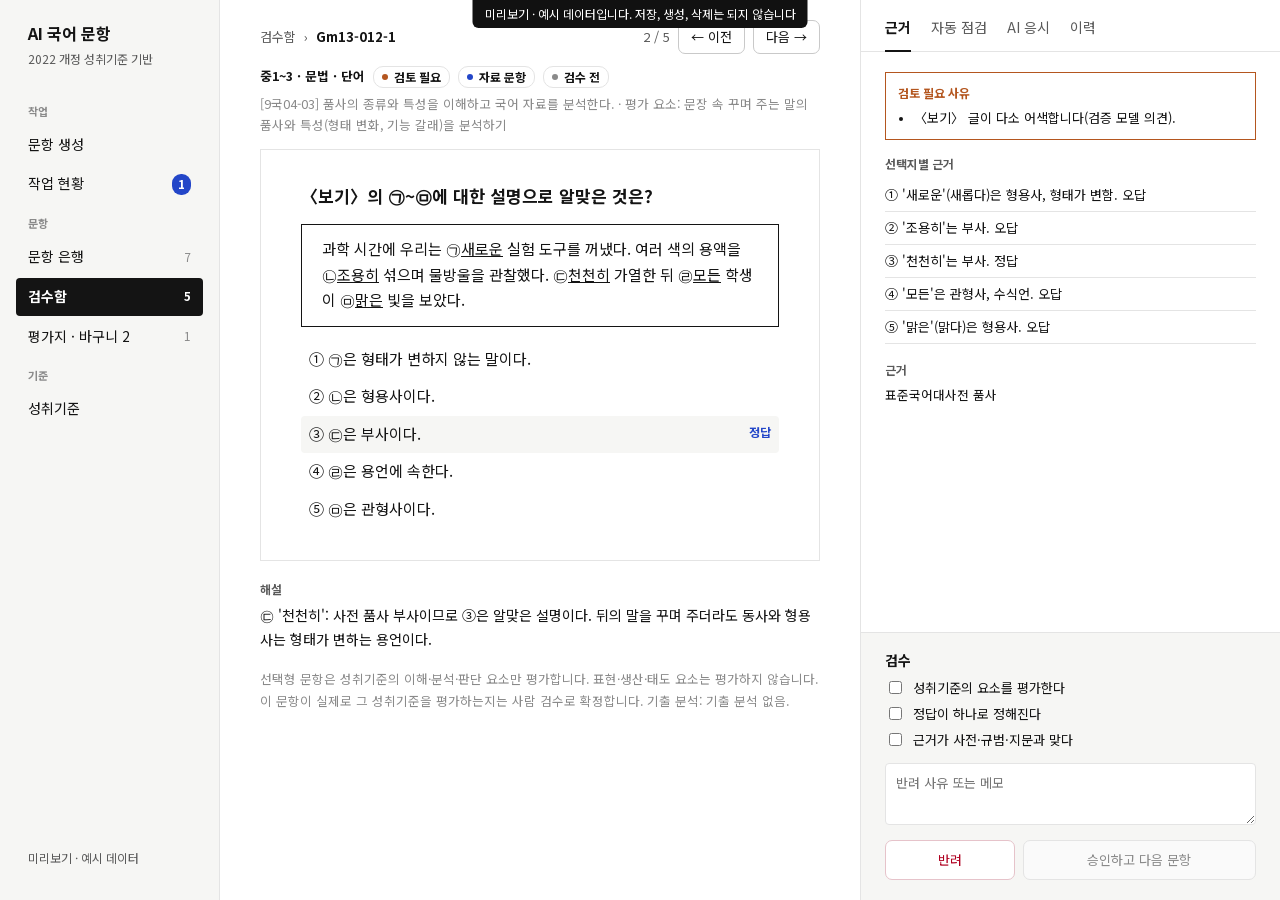
<file: review-Gm13-012-1.html>
<!doctype html>
<html lang="ko">
<head>
<meta charset="utf-8">
<meta name="viewport" content="width=device-width, initial-scale=1">
<title>검수함 · AI 국어 문항 시스템</title>
<link rel="stylesheet" href="app.css">
<!-- 폐쇄망이라 CDN 을 쓰지 않는다. 부분 갱신은 app.js 가 맡고, 폼에는
     action 과 method 를 남겨 스크립트가 없어도 동작하게 둔다. -->
</head>
<body>




<div class="app">
  <nav class="side" aria-label="메뉴">
    <a class="side-brand" href="index.html"><b>AI 국어 문항</b><span>2022 개정 성취기준 기반</span></a>
    <div class="side-g">작업</div>
    <a class="side-i " href="generate.html">문항 생성
    <span class="n "></span></a>
    <a class="side-i " href="work.html">작업 현황
    <span class="n live" id="nav-jobs">1</span></a>
    <div class="side-g">문항</div>
    <a class="side-i " href="index.html">문항 은행
    <span class="n ">7</span></a>
    <a class="side-i on" href="review.html">검수함
    <span class="n ">5</span></a>
    <a class="side-i " href="papers.html">평가지 · 바구니 2
    <span class="n ">1</span></a>
    <div class="side-g">기준</div>
    <a class="side-i " href="standards.html">성취기준
    <span class="n "></span></a>
    <div class="side-foot">미리보기 · 예시 데이터</div>
  </nav>
  <div class="content">
    


<div class="rv">
<div class="rv-main">
  <div class="rv-nav">
    <a class="plain" href="review.html">검수함</a> › <b>Gm13-012-1</b>
    <span class="grow"></span>
    2 / 5
    <a class="btn" href="review-Gm13-023-1.html">← 이전</a>
    <a class="btn" href="review-Gm13-024-1.html">다음 →</a>
  </div>
  <div class="bar" style="margin:0">
    <b class="sm">중1~3 · 문법 · 단어</b>
    <span class="st review">검토 필요</span>
    <span class="st data">자료 문항</span>
    <span class="st">검수 전</span>
    
  </div>
  <div class="sm muted" style="margin-top:6px">[9국04-03] 품사의 종류와 특성을 이해하고 국어 자료를 분석한다.
     · 평가 요소: 문장 속 꾸며 주는 말의 품사와 특성(형태 변화, 기능 갈래)을 분석하기</div>

  <div class="rv-paper">
    
    <p class="qq">〈보기〉의 ㉠~㉤에 대한 설명으로 알맞은 것은?</p>
    <div class="bx">과학 시간에 우리는 ㉠<u>새로운</u> 실험 도구를 꺼냈다. 여러 색의 용액을 ㉡<u>조용히</u> 섞으며 물방울을 관찰했다. ㉢<u>천천히</u> 가열한 뒤 ㉣<u>모든</u> 학생이 ㉤<u>맑은</u> 빛을 보았다.</div>
    <ol>
      
      <li class="">① ㉠은 형태가 변하지 않는 말이다.
        </li>
      
      <li class="">② ㉡은 형용사이다.
        </li>
      
      <li class="ans">③ ㉢은 부사이다.
        <span class="tag-a">정답</span></li>
      
      <li class="">④ ㉣은 용언에 속한다.
        </li>
      
      <li class="">⑤ ㉤은 관형사이다.
        </li>
      
    </ol>
  </div>

  
  <div class="lbl2">해설</div>
  <div>㉢ &#39;천천히&#39;: 사전 품사 부사이므로 ③은 알맞은 설명이다. 뒤의 말을 꾸며 주더라도 동사와 형용사는 형태가 변하는 용언이다.</div>
  
  <p class="foot">선택형 문항은 성취기준의 이해·분석·판단 요소만 평가합니다. 표현·생산·태도 요소는 평가하지 않습니다. 이 문항이 실제로 그 성취기준을 평가하는지는 사람 검수로 확정합니다.
    기출 분석: 기출 분석 없음.</p>
</div>

<aside class="rv-side">
  <div class="rv-tabs" role="tablist">
    <button type="button" class="on" onclick="rvTab(this, 'ev')">근거</button>
    <button type="button" onclick="rvTab(this, 'chk')">자동 점검</button>
    <button type="button" onclick="rvTab(this, 'ai')">AI 응시</button>
    <button type="button" onclick="rvTab(this, 'log')">이력</button>
  </div>

  <div class="rv-pane" data-pane="ev">
    
    <div class="rv-warn"><b>검토 필요 사유</b>
      <ul><li>〈보기〉 글이 다소 어색합니다(검증 모델 의견).</li></ul></div>
    
    
    
    <div class="lbl2" style="margin-top:0">선택지별 근거</div>
    <ul class="rv-notes"><li>① &#39;새로운&#39;(새롭다)은 형용사, 형태가 변함. 오답</li><li>② &#39;조용히&#39;는 부사. 오답</li><li>③ &#39;천천히&#39;는 부사. 정답</li><li>④ &#39;모든&#39;은 관형사, 수식언. 오답</li><li>⑤ &#39;맑은&#39;(맑다)은 형용사. 오답</li></ul>
    
    <div class="lbl2">근거</div><div class="sm">표준국어대사전 품사</div>
    
  </div>

  <div class="rv-pane" data-pane="chk" hidden>
    
    <div class="lbl2" style="margin-top:0">다른 모델의 정답 검증</div>
    
      <div class="sm">검증 모델 이 정답을 모른 채 풀어 <b>③</b>을 골랐습니다 ·
        정답과 같음</div>
      
    
    
    
    <div class="lbl2">AI 판정 (점수는 표시만 합니다)</div>
    <dl class="kv">
      
        <dt>성취기준 부합</dt><dd>100</dd>
      
        <dt>유형 목적</dt><dd>100</dd>
      
        <dt>정답 유일성</dt><dd>100</dd>
      
        <dt>오답 매력도</dt><dd>90</dd>
      
        <dt>학년 수준</dt><dd>100</dd>
      
      <dt>종합</dt><dd>적합</dd>
    </dl>
    
    
  </div>

  <div class="rv-pane" data-pane="ai" hidden>
    <div class="lbl2" style="margin-top:0">AI 응시 결과 (학생 정답률이 아닙니다)</div>
    


  
    <p class="muted sm">AI 응시를 하지 않았습니다. 정답이 맞는지도 확인되지
      않은 상태입니다. 목록에서 [선택 AI 응시]로 돌릴 수 있습니다.</p>
  

    <form method="post" action="/jobs/measure" style="margin-top:12px">
      <input type="hidden" name="ids" value="Gm13-012-1">
      <button class="btn" type="submit">AI 응시 돌리기</button>
    </form>
  </div>

  <div class="rv-pane" data-pane="log" hidden>
    <p class="sm muted">첫 시도에 만들었습니다.</p>
    <p class="sm muted">검수: 검수 전 · 생성 2026-10-16 12:48</p>
  </div>

  <form class="rv-foot" method="post" action="/review/decide" id="rvform">
    <input type="hidden" name="id" value="Gm13-012-1">
    <input type="hidden" name="next_id" value="Gm13-024-1">
    <b>검수</b>
    <label><input type="checkbox" class="rvchk" onchange="rvSync()"> 성취기준의 요소를 평가한다</label>
    <label><input type="checkbox" class="rvchk" onchange="rvSync()"> 정답이 하나로 정해진다</label>
    <label><input type="checkbox" class="rvchk" onchange="rvSync()"> 근거가 사전·규범·지문과 맞다</label>
    <textarea name="memo" rows="2" placeholder="반려 사유 또는 메모" aria-label="메모"></textarea>
    <div class="rv-act">
      <button class="btn danger rj" type="submit" name="decision" value="rejected">반려</button>
      <button class="btn primary ap" type="submit" name="decision" value="approved" id="apbtn" disabled
              title="세 가지를 확인하면 누를 수 있습니다">승인하고 다음 문항</button>
    </div>
    
  </form>
</aside>
</div>
<script>
function rvTab(btn, pane) {
  document.querySelectorAll('.rv-tabs button').forEach(b => b.classList.toggle('on', b === btn));
  document.querySelectorAll('.rv-pane').forEach(p => { p.hidden = p.dataset.pane !== pane; });
}
/* 세 가지를 확인해야 승인할 수 있다. 반려는 언제든 된다 */
function rvSync() {
  const all = [...document.querySelectorAll('.rvchk')];
  document.getElementById('apbtn').disabled = !all.every(c => c.checked);
}
</script>


  </div>
</div>

<!-- 작업 목록은 보이지 않게 읽어 두고 메뉴의 숫자와 화면 갱신에만 쓴다 -->
<div id="joblist" hidden></div>

<div id="modal-back" class="modal-back" hidden onclick="closeModal(event)">
  <div class="modal" onclick="event.stopPropagation()">
    <button class="modal-x" onclick="closeModal()" aria-label="닫기">✕</button>
    <div id="modal"></div>
  </div>
</div>

<script src="app.js"></script>

<div style="position:fixed;left:50%;top:0;transform:translateX(-50%);z-index:2000;background:#111;color:#fff;
  font-size:12px;padding:4px 12px;border-radius:0 0 6px 6px">미리보기 · 예시 데이터입니다. 저장, 생성, 삭제는 되지 않습니다</div>
<script>
/* 정적 미리보기: 서버 조각은 미리 뽑아 둔 것으로 답하고, 쓰기는 막는다 */
const FRAG = {"/jobs": "\n<div id=\"job-sum\" hidden\n     data-run=\"1\" data-q=\"0\"\n     data-done=\"2\" data-fail=\"0\"\n     data-total=\"3\"><\/div>\n\n\n  \n\n  \n    \n    \n    \n    <div class=\"job running\" data-id=\"36\">\n      <span class=\"job-s\">진행중<\/span>\n\n      <span class=\"job-t\">문항 생성 · 중1~3 문법 3문항 x 4<\/span>\n\n      <span class=\"job-p\">7/12 AI판정<\/span>\n\n      <span class=\"job-x\">\n        \n          \n          <form method=\"post\" action=\"/jobs/36/cancel\" class=\"inline\"\n                onsubmit=\"event.preventDefault(); jobPost(this)\">\n            <button class=\"btn xs\" type=\"submit\" \n                    title=\"다음 단계로 넘어갈 때 멈춥니다\">중단<\/button>\n          <\/form>\n        \n      <\/span>\n\n      \n    <\/div>\n  \n    \n    \n    \n    <a class=\"job done go\" data-id=\"35\" href=\"index.html\" title=\"눌러서 결과 보기\">\n      <span class=\"job-s\">완료<\/span>\n\n      <span class=\"job-t\">문항 생성 · 중1~3 문법 1문항 x 4<\/span>\n\n      <span class=\"job-p\"><\/span>\n\n      <span class=\"job-x\">\n        \n          <span class=\"job-go\">보기 ›<\/span>\n        \n      <\/span>\n\n      \n    <\/a>\n  \n    \n    \n    \n    <a class=\"job done go\" data-id=\"32\" href=\"index.html\" title=\"눌러서 결과 보기\">\n      <span class=\"job-s\">완료<\/span>\n\n      <span class=\"job-t\">문항 생성 · 중1~3 문법 1문항 x 4<\/span>\n\n      <span class=\"job-p\"><\/span>\n\n      <span class=\"job-x\">\n        \n          <span class=\"job-go\">보기 ›<\/span>\n        \n      <\/span>\n\n      \n    <\/a>\n  \n\n  \n    <form method=\"post\" action=\"/jobs/clear\" class=\"inline\"\n          onsubmit=\"event.preventDefault(); jobPost(this)\">\n      <button class=\"btn xs\" type=\"submit\">끝난 작업 지우기<\/button>\n    <\/form>\n  \n", "/work": "\n\n\n\n<div class=\"work\">\n<div class=\"page\">\n  <div class=\"page-h\">\n    <div class=\"grow\"><h1>작업 현황<\/h1>\n      <div class=\"sub\">동시 생성 2 · 최근 1시간 한도 초과(429) 0회<\/div><\/div>\n    \n    <form method=\"post\" action=\"/jobs/clear\" class=\"inline\"><button class=\"btn\" type=\"submit\">끝난 작업 지우기<\/button><\/form>\n    \n  <\/div>\n\n  \n\n  \n  \n  <div class=\"jcard \">\n    <div class=\"jcard-h\">\n      <span class=\"live\">진행 중<\/span>\n      <b>#36 · 문항 생성 · 중1~3 문법 3문항 x 4<\/b>\n      <span class=\"grow\"><\/span>\n      <span class=\"sm muted\">7 / 12 · 1분 42초 경과<\/span>\n      <form method=\"post\" action=\"/jobs/36/cancel\" class=\"inline\">\n        <button class=\"btn danger\" type=\"submit\" \n                title=\"다음 단계로 넘어갈 때 멈춥니다\">중단<\/button>\n      <\/form>\n    <\/div>\n    <div class=\"pbar\"><i style=\"width:58%\"><\/i><\/div>\n    \n    <table class=\"sgrid\">\n      <thead><tr><th style=\"width:80px\">문항<\/th><th>문항생성<\/th><th>구조검증<\/th><th>AI판정<\/th><th>AI응시<\/th><th>해설작성<\/th><th>상태<\/th><\/tr><\/thead>\n      <tbody>\n      \n      \n      \n      <tr>\n        <td>8 / 12<\/td>\n        \n          \n            <td><span class=\"dot done\"><\/span>10초<\/td>\n          \n        \n          \n            <td><span class=\"dot \"><\/span><\/td>\n          \n        \n          \n            <td><span class=\"dot done\"><\/span>6초<\/td>\n          \n        \n          \n            <td><span class=\"dot done\"><\/span>9초<\/td>\n          \n        \n          \n            <td><span class=\"dot \"><\/span><\/td>\n          \n        \n        <td><span class=\"st passed\">자동 점검 통과<\/span>\n             <span class=\"sm muted\">25초<\/span>\n          <\/td>\n      <\/tr>\n      \n      \n      \n      <tr>\n        <td>9 / 12<\/td>\n        \n          <td><span class=\"dot done\"><\/span><\/td>\n          \n        \n          <td><span class=\"dot done\"><\/span><\/td>\n          \n        \n          <td class=\"cur-t\"><span class=\"dot cur\"><\/span>진행 중<\/td>\n          \n        \n          <td><span class=\"dot\"><\/span><\/td>\n        \n          <td><span class=\"dot\"><\/span><\/td>\n        \n        <td>AI판정<\/td>\n      <\/tr>\n      \n      \n      \n      <tr>\n        <td>10 / 12<\/td>\n        \n          <td class=\"cur-t\"><span class=\"dot cur\"><\/span>진행 중<\/td>\n          \n        \n          <td><span class=\"dot\"><\/span><\/td>\n        \n          <td><span class=\"dot\"><\/span><\/td>\n        \n          <td><span class=\"dot\"><\/span><\/td>\n        \n          <td><span class=\"dot\"><\/span><\/td>\n        \n        <td>문항생성<\/td>\n      <\/tr>\n      \n      <\/tbody>\n    <\/table>\n    \n  <\/div>\n  \n\n  \n  <div class=\"lbl2\">끝난 작업<\/div>\n  <table class=\"tbl2\">\n    <thead><tr><th style=\"width:56px\">번호<\/th><th>내용<\/th><th style=\"width:70px\">만듦<\/th>\n      <th style=\"width:80px\">검토 필요<\/th><th style=\"width:60px\">실패<\/th><th style=\"width:90px\">소요<\/th>\n      <th style=\"width:80px\">429 대기<\/th><th style=\"width:110px\"><\/th><\/tr><\/thead>\n    <tbody>\n    \n    \n    <tr>\n      <td class=\"id\">#35<\/td>\n      <td class=\"q\" title=\"문항 생성 · 중1~3 문법 1문항 x 4\">문항 생성 · 중1~3 문법 1문항 x 4\n        \n        <\/td>\n      <td>4<\/td>\n      <td>0<\/td>\n      <td>0<\/td>\n      <td>22초<\/td>\n      <td class=\"\">0초<\/td>\n      <td><a class=\"btn xs\" href=\"index.html\">결과 보기<\/a>\n        <\/td>\n    <\/tr>\n    \n    \n    <tr>\n      <td class=\"id\">#32<\/td>\n      <td class=\"q\" title=\"문항 생성 · 중1~3 문법 1문항 x 4\">문항 생성 · 중1~3 문법 1문항 x 4\n        \n        <\/td>\n      <td>4<\/td>\n      <td>0<\/td>\n      <td>0<\/td>\n      <td>6분 7초<\/td>\n      <td class=\"warn-n\">360초<\/td>\n      <td><a class=\"btn xs\" href=\"index.html\">결과 보기<\/a>\n        <\/td>\n    <\/tr>\n    \n    <\/tbody>\n  <\/table>\n  \n<\/div>\n\n<aside class=\"work-side\">\n  <b style=\"font-size:16px\">단계별 평균 소요<\/b>\n  <div class=\"sm muted\">최근 20세트 기준<\/div>\n  \n  <div class=\"meter\"><div class=\"h\">문항생성<b>18초<\/b><\/div>\n    <div class=\"b\"><i style=\"width:100%\"><\/i><\/div><\/div>\n  \n  <div class=\"meter\"><div class=\"h\">구조검증<b>0초<\/b><\/div>\n    <div class=\"b\"><i style=\"width:0%\"><\/i><\/div><\/div>\n  \n  <div class=\"meter\"><div class=\"h\">AI판정<b>9초<\/b><\/div>\n    <div class=\"b\"><i style=\"width:50%\"><\/i><\/div><\/div>\n  \n  <div class=\"meter\"><div class=\"h\">AI응시<b>0초<\/b><\/div>\n    <div class=\"b\"><i style=\"width:0%\"><\/i><\/div><\/div>\n  \n  <div class=\"meter\"><div class=\"h\">해설작성<b>0초<\/b><\/div>\n    <div class=\"b\"><i style=\"width:0%\"><\/i><\/div><\/div>\n  \n  <div style=\"border-top:1px solid var(--line);margin-top:16px;padding-top:12px\">\n    <b>게이트웨이 (최근 1시간)<\/b>\n    <dl class=\"kv\" style=\"grid-template-columns:1fr auto\">\n      <dt>호출 수<\/dt><dd>0회<\/dd>\n      <dt>호출 시간 합<\/dt><dd>0초<\/dd>\n      <dt>한도 초과(429)<\/dt><dd>0회 · 대기 6분 0초<\/dd>\n      <dt>동시 생성<\/dt><dd>2 (AIKOR_PARALLEL)<\/dd>\n    <\/dl>\n    <p class=\"sm muted\">호출 기록은 작업이 끝날 때 남습니다. 동시에 돈 작업이 있으면 서로의 몫이 섞일 수 있습니다.<\/p>\n  <\/div>\n<\/aside>\n<\/div>", "/items/Gm13-024-1/preview": "\n\n<div class=\"page-h\" style=\"margin:0 0 6px\">\n  <b>Gm13-024-1<\/b>\n  <span class=\"st passed\">자동 점검 통과<\/span>\n  <span class=\"st data\">자료 문항<\/span>\n  \n<\/div>\n<div class=\"sm muted\">중1~3 문법 · 단어<\/div>\n<div class=\"sm muted\">[9국04-02] 단어의 짜임을 분석하여 새말 형성의 원리를 이해한다.<\/div>\n\n<div class=\"paperq\">\n  \n  <p class=\"qq\">〈보기〉의 ㉠~㉤에 대한 설명으로 알맞은 것은?<\/p>\n  <div class=\"bx\">㉠ 맨발   ㉡ 첫눈   ㉢ 볶음밥   ㉣ 지우개   ㉤ 풋고추<\/div>\n  <ol>\n    \n    <li class=\"\">① ㉠은 어근 &#39;맨&#39;과 어근 &#39;발&#39;이 결합하여 만들어졌다.<\/li>\n    \n    <li class=\"\">② ㉡은 접두사 &#39;첫-&#39;이 어근 &#39;눈&#39;에 붙어 만들어졌다.<\/li>\n    \n    <li class=\"ans\">③ ㉢은 합성어이다.<\/li>\n    \n    <li class=\"\">④ ㉣은 합성어이다.<\/li>\n    \n    <li class=\"\">⑤ ㉤은 어근 &#39;풋&#39;과 어근 &#39;고추&#39;가 결합하여 만들어졌다.<\/li>\n    \n  <\/ol>\n<\/div>\n\n<div class=\"lbl2\">검증 요약<\/div>\n<dl class=\"kv\">\n  <dt>정답 근거<\/dt><dd>표준국어대사전 표제어 구성<\/dd>\n  <dt>다른 모델 풀이<\/dt><dd>③ 선택 · 정답과 같음<\/dd>\n  <dt>AI 판정<\/dt><dd>성취기준 부합 100 · 오답 매력도 90<\/dd>\n  <dt>AI 응시<\/dt><dd>하지 않음<\/dd>\n  \n<\/dl>\n\n<div class=\"bar\" style=\"margin-top:16px\">\n  <a class=\"btn primary\" href=\"review-Gm13-024-1.html\">검수 열기<\/a>\n  <form method=\"post\" action=\"/cart/add\" class=\"inline\">\n    <input type=\"hidden\" name=\"ids\" value=\"Gm13-024-1\">\n    <button class=\"btn\" type=\"submit\">바구니에 담기<\/button>\n  <\/form>\n  \n    <button class=\"btn danger\" onclick=\"openModal('/confirm/delete?ids=Gm13-024-1')\">삭제<\/button>\n  \n<\/div>", "/items/Gm13-024-1": "\n\n<div class=\"page-h\" style=\"margin:0 0 6px\">\n  <b>Gm13-024-1<\/b>\n  <span class=\"st passed\">자동 점검 통과<\/span>\n  <span class=\"st data\">자료 문항<\/span>\n  \n<\/div>\n<div class=\"sm muted\">중1~3 문법 · 단어<\/div>\n<div class=\"sm muted\">[9국04-02] 단어의 짜임을 분석하여 새말 형성의 원리를 이해한다.<\/div>\n\n<div class=\"paperq\">\n  \n  <p class=\"qq\">〈보기〉의 ㉠~㉤에 대한 설명으로 알맞은 것은?<\/p>\n  <div class=\"bx\">㉠ 맨발   ㉡ 첫눈   ㉢ 볶음밥   ㉣ 지우개   ㉤ 풋고추<\/div>\n  <ol>\n    \n    <li class=\"\">① ㉠은 어근 &#39;맨&#39;과 어근 &#39;발&#39;이 결합하여 만들어졌다.<\/li>\n    \n    <li class=\"\">② ㉡은 접두사 &#39;첫-&#39;이 어근 &#39;눈&#39;에 붙어 만들어졌다.<\/li>\n    \n    <li class=\"ans\">③ ㉢은 합성어이다.<\/li>\n    \n    <li class=\"\">④ ㉣은 합성어이다.<\/li>\n    \n    <li class=\"\">⑤ ㉤은 어근 &#39;풋&#39;과 어근 &#39;고추&#39;가 결합하여 만들어졌다.<\/li>\n    \n  <\/ol>\n<\/div>\n\n<div class=\"lbl2\">검증 요약<\/div>\n<dl class=\"kv\">\n  <dt>정답 근거<\/dt><dd>표준국어대사전 표제어 구성<\/dd>\n  <dt>다른 모델 풀이<\/dt><dd>③ 선택 · 정답과 같음<\/dd>\n  <dt>AI 판정<\/dt><dd>성취기준 부합 100 · 오답 매력도 90<\/dd>\n  <dt>AI 응시<\/dt><dd>하지 않음<\/dd>\n  \n<\/dl>\n\n<div class=\"bar\" style=\"margin-top:16px\">\n  <a class=\"btn primary\" href=\"review-Gm13-024-1.html\">검수 열기<\/a>\n  <form method=\"post\" action=\"/cart/add\" class=\"inline\">\n    <input type=\"hidden\" name=\"ids\" value=\"Gm13-024-1\">\n    <button class=\"btn\" type=\"submit\">바구니에 담기<\/button>\n  <\/form>\n  \n    <button class=\"btn danger\" onclick=\"openModal('/confirm/delete?ids=Gm13-024-1')\">삭제<\/button>\n  \n<\/div>", "/items/Gm13-023-1/preview": "\n\n<div class=\"page-h\" style=\"margin:0 0 6px\">\n  <b>Gm13-023-1<\/b>\n  <span class=\"st review\">검토 필요<\/span>\n  <span class=\"st data\">자료 문항<\/span>\n  \n<\/div>\n<div class=\"sm muted\">중1~3 문법 · 단어<\/div>\n<div class=\"sm muted\">[9국04-02] 단어의 짜임을 분석하여 새말 형성의 원리를 이해한다.<\/div>\n\n<div class=\"paperq\">\n  \n  <p class=\"qq\">〈보기〉의 ㉠~㉤에 대한 설명으로 알맞은 것은?<\/p>\n  <div class=\"bx\">㉠ 놀이터   ㉡ 첫눈   ㉢ 맨발   ㉣ 개떡   ㉤ 덮개<\/div>\n  <ol>\n    \n    <li class=\"\">① ㉠은 어근 &#39;놀이&#39;에 접미사 &#39;-터&#39;가 붙어 만들어졌다.<\/li>\n    \n    <li class=\"\">② ㉡은 접두사 &#39;첫-&#39;이 어근 &#39;눈&#39;에 붙어 만들어졌다.<\/li>\n    \n    <li class=\"ans\">③ ㉢은 접두사 &#39;맨-&#39;이 어근 &#39;발&#39;에 붙어 만들어졌다.<\/li>\n    \n    <li class=\"\">④ ㉣은 합성어이다.<\/li>\n    \n    <li class=\"\">⑤ ㉤은 어근 &#39;덮-&#39;과 어근 &#39;개&#39;가 결합하여 만들어졌다.<\/li>\n    \n  <\/ol>\n<\/div>\n\n<div class=\"lbl2\">검증 요약<\/div>\n<dl class=\"kv\">\n  <dt>정답 근거<\/dt><dd>표준국어대사전 표제어 구성<\/dd>\n  <dt>다른 모델 풀이<\/dt><dd>③ 선택 · 정답과 같음<\/dd>\n  <dt>AI 판정<\/dt><dd>성취기준 부합 100 · 오답 매력도 90<\/dd>\n  <dt>AI 응시<\/dt><dd>하지 않음<\/dd>\n  \n<\/dl>\n\n<div class=\"bar\" style=\"margin-top:16px\">\n  <a class=\"btn primary\" href=\"review-Gm13-023-1.html\">검수 열기<\/a>\n  <form method=\"post\" action=\"/cart/add\" class=\"inline\">\n    <input type=\"hidden\" name=\"ids\" value=\"Gm13-023-1\">\n    <button class=\"btn\" type=\"submit\">바구니에 담기<\/button>\n  <\/form>\n  \n    <button class=\"btn danger\" onclick=\"openModal('/confirm/delete?ids=Gm13-023-1')\">삭제<\/button>\n  \n<\/div>", "/items/Gm13-023-1": "\n\n<div class=\"page-h\" style=\"margin:0 0 6px\">\n  <b>Gm13-023-1<\/b>\n  <span class=\"st review\">검토 필요<\/span>\n  <span class=\"st data\">자료 문항<\/span>\n  \n<\/div>\n<div class=\"sm muted\">중1~3 문법 · 단어<\/div>\n<div class=\"sm muted\">[9국04-02] 단어의 짜임을 분석하여 새말 형성의 원리를 이해한다.<\/div>\n\n<div class=\"paperq\">\n  \n  <p class=\"qq\">〈보기〉의 ㉠~㉤에 대한 설명으로 알맞은 것은?<\/p>\n  <div class=\"bx\">㉠ 놀이터   ㉡ 첫눈   ㉢ 맨발   ㉣ 개떡   ㉤ 덮개<\/div>\n  <ol>\n    \n    <li class=\"\">① ㉠은 어근 &#39;놀이&#39;에 접미사 &#39;-터&#39;가 붙어 만들어졌다.<\/li>\n    \n    <li class=\"\">② ㉡은 접두사 &#39;첫-&#39;이 어근 &#39;눈&#39;에 붙어 만들어졌다.<\/li>\n    \n    <li class=\"ans\">③ ㉢은 접두사 &#39;맨-&#39;이 어근 &#39;발&#39;에 붙어 만들어졌다.<\/li>\n    \n    <li class=\"\">④ ㉣은 합성어이다.<\/li>\n    \n    <li class=\"\">⑤ ㉤은 어근 &#39;덮-&#39;과 어근 &#39;개&#39;가 결합하여 만들어졌다.<\/li>\n    \n  <\/ol>\n<\/div>\n\n<div class=\"lbl2\">검증 요약<\/div>\n<dl class=\"kv\">\n  <dt>정답 근거<\/dt><dd>표준국어대사전 표제어 구성<\/dd>\n  <dt>다른 모델 풀이<\/dt><dd>③ 선택 · 정답과 같음<\/dd>\n  <dt>AI 판정<\/dt><dd>성취기준 부합 100 · 오답 매력도 90<\/dd>\n  <dt>AI 응시<\/dt><dd>하지 않음<\/dd>\n  \n<\/dl>\n\n<div class=\"bar\" style=\"margin-top:16px\">\n  <a class=\"btn primary\" href=\"review-Gm13-023-1.html\">검수 열기<\/a>\n  <form method=\"post\" action=\"/cart/add\" class=\"inline\">\n    <input type=\"hidden\" name=\"ids\" value=\"Gm13-023-1\">\n    <button class=\"btn\" type=\"submit\">바구니에 담기<\/button>\n  <\/form>\n  \n    <button class=\"btn danger\" onclick=\"openModal('/confirm/delete?ids=Gm13-023-1')\">삭제<\/button>\n  \n<\/div>", "/items/Gm13-018-1/preview": "\n\n<div class=\"page-h\" style=\"margin:0 0 6px\">\n  <b>Gm13-018-1<\/b>\n  <span class=\"st approved\">승인<\/span>\n  <span class=\"st data\">자료 문항<\/span>\n  \n<\/div>\n<div class=\"sm muted\">중1~3 문법 · 문장<\/div>\n<div class=\"sm muted\">[9국04-04] 문장의 짜임을 이해하고 표현 효과를 고려하여 문장을 구성한다.<\/div>\n\n<div class=\"paperq\">\n  \n  <p class=\"qq\">〈보기〉의 ㉠~㉤에 대한 설명으로 알맞은 것은?<\/p>\n  <div class=\"bx\">㉠ 할아버지는 마음이 따뜻하시다.\n㉡ 내가 어제 읽은 책은 무척 재미있었다.\n㉢ 눈이 많이 내리면 학교가 쉰다.\n㉣ 할머니께서 시골에서 감자와 고구마를 보내셨다.\n㉤ 주말에 우리는 영화를 보거나 산책을 한다.<\/div>\n  <ol>\n    \n    <li class=\"\">① ㉣은 겹문장이다.<\/li>\n    \n    <li class=\"\">② ㉡은 명사절을 안은 문장이다.<\/li>\n    \n    <li class=\"ans\">③ ㉠은 서술절을 안은 문장이다.<\/li>\n    \n    <li class=\"\">④ ㉤은 종속적으로 이어진 문장이다.<\/li>\n    \n    <li class=\"\">⑤ ㉢은 대등하게 이어진 문장이다.<\/li>\n    \n  <\/ol>\n<\/div>\n\n<div class=\"lbl2\">검증 요약<\/div>\n<dl class=\"kv\">\n  <dt>정답 근거<\/dt><dd>문장의 짜임(학교 문법)<\/dd>\n  <dt>다른 모델 풀이<\/dt><dd>③ 선택 · 정답과 같음<\/dd>\n  <dt>AI 판정<\/dt><dd>성취기준 부합 100 · 오답 매력도 90<\/dd>\n  <dt>AI 응시<\/dt><dd>하지 않음<\/dd>\n  \n<\/dl>\n\n<div class=\"bar\" style=\"margin-top:16px\">\n  <a class=\"btn primary\" href=\"review-Gm13-018-1.html\">검수 열기<\/a>\n  <form method=\"post\" action=\"/cart/add\" class=\"inline\">\n    <input type=\"hidden\" name=\"ids\" value=\"Gm13-018-1\">\n    <button class=\"btn\" type=\"submit\">바구니에 담기<\/button>\n  <\/form>\n  \n    <button class=\"btn danger\" onclick=\"openModal('/confirm/delete?ids=Gm13-018-1')\">삭제<\/button>\n  \n<\/div>", "/items/Gm13-018-1": "\n\n<div class=\"page-h\" style=\"margin:0 0 6px\">\n  <b>Gm13-018-1<\/b>\n  <span class=\"st approved\">승인<\/span>\n  <span class=\"st data\">자료 문항<\/span>\n  \n<\/div>\n<div class=\"sm muted\">중1~3 문법 · 문장<\/div>\n<div class=\"sm muted\">[9국04-04] 문장의 짜임을 이해하고 표현 효과를 고려하여 문장을 구성한다.<\/div>\n\n<div class=\"paperq\">\n  \n  <p class=\"qq\">〈보기〉의 ㉠~㉤에 대한 설명으로 알맞은 것은?<\/p>\n  <div class=\"bx\">㉠ 할아버지는 마음이 따뜻하시다.\n㉡ 내가 어제 읽은 책은 무척 재미있었다.\n㉢ 눈이 많이 내리면 학교가 쉰다.\n㉣ 할머니께서 시골에서 감자와 고구마를 보내셨다.\n㉤ 주말에 우리는 영화를 보거나 산책을 한다.<\/div>\n  <ol>\n    \n    <li class=\"\">① ㉣은 겹문장이다.<\/li>\n    \n    <li class=\"\">② ㉡은 명사절을 안은 문장이다.<\/li>\n    \n    <li class=\"ans\">③ ㉠은 서술절을 안은 문장이다.<\/li>\n    \n    <li class=\"\">④ ㉤은 종속적으로 이어진 문장이다.<\/li>\n    \n    <li class=\"\">⑤ ㉢은 대등하게 이어진 문장이다.<\/li>\n    \n  <\/ol>\n<\/div>\n\n<div class=\"lbl2\">검증 요약<\/div>\n<dl class=\"kv\">\n  <dt>정답 근거<\/dt><dd>문장의 짜임(학교 문법)<\/dd>\n  <dt>다른 모델 풀이<\/dt><dd>③ 선택 · 정답과 같음<\/dd>\n  <dt>AI 판정<\/dt><dd>성취기준 부합 100 · 오답 매력도 90<\/dd>\n  <dt>AI 응시<\/dt><dd>하지 않음<\/dd>\n  \n<\/dl>\n\n<div class=\"bar\" style=\"margin-top:16px\">\n  <a class=\"btn primary\" href=\"review-Gm13-018-1.html\">검수 열기<\/a>\n  <form method=\"post\" action=\"/cart/add\" class=\"inline\">\n    <input type=\"hidden\" name=\"ids\" value=\"Gm13-018-1\">\n    <button class=\"btn\" type=\"submit\">바구니에 담기<\/button>\n  <\/form>\n  \n    <button class=\"btn danger\" onclick=\"openModal('/confirm/delete?ids=Gm13-018-1')\">삭제<\/button>\n  \n<\/div>", "/items/Gh23-004-1/preview": "\n\n<div class=\"page-h\" style=\"margin:0 0 6px\">\n  <b>Gh23-004-1<\/b>\n  <span class=\"st passed\">자동 점검 통과<\/span>\n  <span class=\"st data\">자료 문항<\/span>\n  \n<\/div>\n<div class=\"sm muted\">고2~3 문법 · 문장<\/div>\n<div class=\"sm muted\">[12화언01-03] 품사와 문장 구조에 대한 지식을 활용하여 언어 자료를 분석하고 설명한다.<\/div>\n\n<div class=\"paperq\">\n  \n  <p class=\"qq\">〈보기〉의 ㉠~㉤에 대해 탐구한 내용으로 적절한 것은?<\/p>\n  <div class=\"bx\">㉠ 내가 어제 읽은 책은 재미있었지만 결말이 아쉬웠다.\n㉡ 비가 오는 소리가 들려서 나는 창문을 닫았다.\n㉢ 나는 그가 범인임을 알았지만 아무에게도 말하지 않았다.\n㉣ 민지는 &#34;같이 가자.&#34;라고 외쳤지만 아무도 대답하지 않았다.\n㉤ 동생이 상을 받았음이 알려져서 온 가족이 기뻐했다.<\/div>\n  <ol>\n    \n    <li class=\"\">① ㉠은 관형절 &#39;내가 어제 읽은&#39;에는 생략된 성분이 없고, 앞 절과 뒤 절이 대등하게 이어져 있다.<\/li>\n    \n    <li class=\"ans\">② ㉡은 관형절 &#39;비가 오는&#39;에는 생략된 성분이 없고, 연결 어미 &#39;-어서&#39;가 앞뒤 절을 &#39;원인&#39;의 관계로 잇는다.<\/li>\n    \n    <li class=\"\">③ ㉢은 명사절 &#39;그가 범인임&#39;이 주어의 구실을 하고, 연결 어미 &#39;-지만&#39;이 앞뒤 절을 &#39;대조&#39;의 관계로 잇는다.<\/li>\n    \n    <li class=\"\">④ ㉣은 인용 조사 &#39;라고&#39;를 써서 남의 말을 간접 인용하였고, 앞 절과 뒤 절이 대등하게 이어져 있다.<\/li>\n    \n    <li class=\"\">⑤ ㉤은 명사절 &#39;동생이 상을 받았음&#39;이 주어의 구실을 하고, 앞 절과 뒤 절이 대등하게 이어져 있다.<\/li>\n    \n  <\/ol>\n<\/div>\n\n<div class=\"lbl2\">검증 요약<\/div>\n<dl class=\"kv\">\n  <dt>정답 근거<\/dt><dd>문장 구조(학교 문법)<\/dd>\n  <dt>다른 모델 풀이<\/dt><dd>② 선택 · 정답과 같음<\/dd>\n  <dt>AI 판정<\/dt><dd>성취기준 부합 100 · 오답 매력도 90<\/dd>\n  <dt>AI 응시<\/dt><dd>하지 않음<\/dd>\n  \n<\/dl>\n\n<div class=\"bar\" style=\"margin-top:16px\">\n  <a class=\"btn primary\" href=\"review-Gh23-004-1.html\">검수 열기<\/a>\n  <form method=\"post\" action=\"/cart/add\" class=\"inline\">\n    <input type=\"hidden\" name=\"ids\" value=\"Gh23-004-1\">\n    <button class=\"btn\" type=\"submit\">바구니에 담기<\/button>\n  <\/form>\n  \n    <button class=\"btn danger\" onclick=\"openModal('/confirm/delete?ids=Gh23-004-1')\">삭제<\/button>\n  \n<\/div>", "/items/Gh23-004-1": "\n\n<div class=\"page-h\" style=\"margin:0 0 6px\">\n  <b>Gh23-004-1<\/b>\n  <span class=\"st passed\">자동 점검 통과<\/span>\n  <span class=\"st data\">자료 문항<\/span>\n  \n<\/div>\n<div class=\"sm muted\">고2~3 문법 · 문장<\/div>\n<div class=\"sm muted\">[12화언01-03] 품사와 문장 구조에 대한 지식을 활용하여 언어 자료를 분석하고 설명한다.<\/div>\n\n<div class=\"paperq\">\n  \n  <p class=\"qq\">〈보기〉의 ㉠~㉤에 대해 탐구한 내용으로 적절한 것은?<\/p>\n  <div class=\"bx\">㉠ 내가 어제 읽은 책은 재미있었지만 결말이 아쉬웠다.\n㉡ 비가 오는 소리가 들려서 나는 창문을 닫았다.\n㉢ 나는 그가 범인임을 알았지만 아무에게도 말하지 않았다.\n㉣ 민지는 &#34;같이 가자.&#34;라고 외쳤지만 아무도 대답하지 않았다.\n㉤ 동생이 상을 받았음이 알려져서 온 가족이 기뻐했다.<\/div>\n  <ol>\n    \n    <li class=\"\">① ㉠은 관형절 &#39;내가 어제 읽은&#39;에는 생략된 성분이 없고, 앞 절과 뒤 절이 대등하게 이어져 있다.<\/li>\n    \n    <li class=\"ans\">② ㉡은 관형절 &#39;비가 오는&#39;에는 생략된 성분이 없고, 연결 어미 &#39;-어서&#39;가 앞뒤 절을 &#39;원인&#39;의 관계로 잇는다.<\/li>\n    \n    <li class=\"\">③ ㉢은 명사절 &#39;그가 범인임&#39;이 주어의 구실을 하고, 연결 어미 &#39;-지만&#39;이 앞뒤 절을 &#39;대조&#39;의 관계로 잇는다.<\/li>\n    \n    <li class=\"\">④ ㉣은 인용 조사 &#39;라고&#39;를 써서 남의 말을 간접 인용하였고, 앞 절과 뒤 절이 대등하게 이어져 있다.<\/li>\n    \n    <li class=\"\">⑤ ㉤은 명사절 &#39;동생이 상을 받았음&#39;이 주어의 구실을 하고, 앞 절과 뒤 절이 대등하게 이어져 있다.<\/li>\n    \n  <\/ol>\n<\/div>\n\n<div class=\"lbl2\">검증 요약<\/div>\n<dl class=\"kv\">\n  <dt>정답 근거<\/dt><dd>문장 구조(학교 문법)<\/dd>\n  <dt>다른 모델 풀이<\/dt><dd>② 선택 · 정답과 같음<\/dd>\n  <dt>AI 판정<\/dt><dd>성취기준 부합 100 · 오답 매력도 90<\/dd>\n  <dt>AI 응시<\/dt><dd>하지 않음<\/dd>\n  \n<\/dl>\n\n<div class=\"bar\" style=\"margin-top:16px\">\n  <a class=\"btn primary\" href=\"review-Gh23-004-1.html\">검수 열기<\/a>\n  <form method=\"post\" action=\"/cart/add\" class=\"inline\">\n    <input type=\"hidden\" name=\"ids\" value=\"Gh23-004-1\">\n    <button class=\"btn\" type=\"submit\">바구니에 담기<\/button>\n  <\/form>\n  \n    <button class=\"btn danger\" onclick=\"openModal('/confirm/delete?ids=Gh23-004-1')\">삭제<\/button>\n  \n<\/div>", "/items/Ge34-007-1/preview": "\n\n<div class=\"page-h\" style=\"margin:0 0 6px\">\n  <b>Ge34-007-1<\/b>\n  <span class=\"st approved\">승인<\/span>\n  <span class=\"st data\">자료 문항<\/span>\n  \n<\/div>\n<div class=\"sm muted\">초3~4 문법 · 담화<\/div>\n<div class=\"sm muted\">[4국04-04] 글과 담화에 쓰인 높임 표현과 지시⋅접속 표현을 이해하고 상황에 맞게 표현한다.<\/div>\n\n<div class=\"paperq\">\n  \n  <p class=\"qq\">〈보기〉의 상황에서 높임 표현을 바르게 쓴 문장은 무엇인가요?<\/p>\n  <div class=\"bx\">민지는 주말에 할머니 댁에 가서 하루를 지냈습니다. 그날 있었던 일을 일기로 썼습니다. (문장 속 &#39;나&#39; 는 민지입니다.)<\/div>\n  <ol>\n    \n    <li class=\"\">① 나는 저녁을 먹고 일찍 주무셨다.<\/li>\n    \n    <li class=\"ans\">② 할머니께서 마당에 계셨다.<\/li>\n    \n    <li class=\"\">③ 할머니께서 잘 왔다고 말했다.<\/li>\n    \n    <li class=\"\">④ 할머니께서 나에게 용돈을 드렸다.<\/li>\n    \n  <\/ol>\n<\/div>\n\n<div class=\"lbl2\">검증 요약<\/div>\n<dl class=\"kv\">\n  <dt>정답 근거<\/dt><dd>표준국어대사전 높임말<\/dd>\n  <dt>다른 모델 풀이<\/dt><dd>② 선택 · 정답과 같음<\/dd>\n  <dt>AI 판정<\/dt><dd>성취기준 부합 100 · 오답 매력도 90<\/dd>\n  <dt>AI 응시<\/dt><dd>하지 않음<\/dd>\n  \n<\/dl>\n\n<div class=\"bar\" style=\"margin-top:16px\">\n  <a class=\"btn primary\" href=\"review-Ge34-007-1.html\">검수 열기<\/a>\n  <form method=\"post\" action=\"/cart/add\" class=\"inline\">\n    <input type=\"hidden\" name=\"ids\" value=\"Ge34-007-1\">\n    <button class=\"btn\" type=\"submit\">바구니에 담기<\/button>\n  <\/form>\n  \n    <button class=\"btn danger\" onclick=\"openModal('/confirm/delete?ids=Ge34-007-1')\">삭제<\/button>\n  \n<\/div>", "/items/Ge34-007-1": "\n\n<div class=\"page-h\" style=\"margin:0 0 6px\">\n  <b>Ge34-007-1<\/b>\n  <span class=\"st approved\">승인<\/span>\n  <span class=\"st data\">자료 문항<\/span>\n  \n<\/div>\n<div class=\"sm muted\">초3~4 문법 · 담화<\/div>\n<div class=\"sm muted\">[4국04-04] 글과 담화에 쓰인 높임 표현과 지시⋅접속 표현을 이해하고 상황에 맞게 표현한다.<\/div>\n\n<div class=\"paperq\">\n  \n  <p class=\"qq\">〈보기〉의 상황에서 높임 표현을 바르게 쓴 문장은 무엇인가요?<\/p>\n  <div class=\"bx\">민지는 주말에 할머니 댁에 가서 하루를 지냈습니다. 그날 있었던 일을 일기로 썼습니다. (문장 속 &#39;나&#39; 는 민지입니다.)<\/div>\n  <ol>\n    \n    <li class=\"\">① 나는 저녁을 먹고 일찍 주무셨다.<\/li>\n    \n    <li class=\"ans\">② 할머니께서 마당에 계셨다.<\/li>\n    \n    <li class=\"\">③ 할머니께서 잘 왔다고 말했다.<\/li>\n    \n    <li class=\"\">④ 할머니께서 나에게 용돈을 드렸다.<\/li>\n    \n  <\/ol>\n<\/div>\n\n<div class=\"lbl2\">검증 요약<\/div>\n<dl class=\"kv\">\n  <dt>정답 근거<\/dt><dd>표준국어대사전 높임말<\/dd>\n  <dt>다른 모델 풀이<\/dt><dd>② 선택 · 정답과 같음<\/dd>\n  <dt>AI 판정<\/dt><dd>성취기준 부합 100 · 오답 매력도 90<\/dd>\n  <dt>AI 응시<\/dt><dd>하지 않음<\/dd>\n  \n<\/dl>\n\n<div class=\"bar\" style=\"margin-top:16px\">\n  <a class=\"btn primary\" href=\"review-Ge34-007-1.html\">검수 열기<\/a>\n  <form method=\"post\" action=\"/cart/add\" class=\"inline\">\n    <input type=\"hidden\" name=\"ids\" value=\"Ge34-007-1\">\n    <button class=\"btn\" type=\"submit\">바구니에 담기<\/button>\n  <\/form>\n  \n    <button class=\"btn danger\" onclick=\"openModal('/confirm/delete?ids=Ge34-007-1')\">삭제<\/button>\n  \n<\/div>", "/items/Ge12-001-1/preview": "\n\n<div class=\"page-h\" style=\"margin:0 0 6px\">\n  <b>Ge12-001-1<\/b>\n  <span class=\"st passed\">자동 점검 통과<\/span>\n  <span class=\"st data\">자료 문항<\/span>\n  \n<\/div>\n<div class=\"sm muted\">초1~2 문법 · 어문 규범<\/div>\n<div class=\"sm muted\">[2국04-01] 한글 자모의 이름과 소릿값을 알고 정확하게 발음하고 쓴다.<\/div>\n\n<div class=\"paperq\">\n  \n  <p class=\"qq\">자음자와 그 이름을 바르게 짝지은 것은 무엇인가요?<\/p>\n  \n  <ol>\n    \n    <li class=\"\">① ㄱ - 기윽<\/li>\n    \n    <li class=\"ans\">② ㄷ - 디귿<\/li>\n    \n    <li class=\"\">③ ㅅ - 시읏<\/li>\n    \n    <li class=\"\">④ ㅈ - 지읃<\/li>\n    \n  <\/ol>\n<\/div>\n\n<div class=\"lbl2\">검증 요약<\/div>\n<dl class=\"kv\">\n  <dt>정답 근거<\/dt><dd>한글 맞춤법 제4항<\/dd>\n  <dt>다른 모델 풀이<\/dt><dd>② 선택 · 정답과 같음<\/dd>\n  <dt>AI 판정<\/dt><dd>성취기준 부합 100 · 오답 매력도 90<\/dd>\n  <dt>AI 응시<\/dt><dd>하지 않음<\/dd>\n  \n<\/dl>\n\n<div class=\"bar\" style=\"margin-top:16px\">\n  <a class=\"btn primary\" href=\"review-Ge12-001-1.html\">검수 열기<\/a>\n  <form method=\"post\" action=\"/cart/add\" class=\"inline\">\n    <input type=\"hidden\" name=\"ids\" value=\"Ge12-001-1\">\n    <button class=\"btn\" type=\"submit\">바구니에 담기<\/button>\n  <\/form>\n  \n    <button class=\"btn danger\" onclick=\"openModal('/confirm/delete?ids=Ge12-001-1')\">삭제<\/button>\n  \n<\/div>", "/items/Ge12-001-1": "\n\n<div class=\"page-h\" style=\"margin:0 0 6px\">\n  <b>Ge12-001-1<\/b>\n  <span class=\"st passed\">자동 점검 통과<\/span>\n  <span class=\"st data\">자료 문항<\/span>\n  \n<\/div>\n<div class=\"sm muted\">초1~2 문법 · 어문 규범<\/div>\n<div class=\"sm muted\">[2국04-01] 한글 자모의 이름과 소릿값을 알고 정확하게 발음하고 쓴다.<\/div>\n\n<div class=\"paperq\">\n  \n  <p class=\"qq\">자음자와 그 이름을 바르게 짝지은 것은 무엇인가요?<\/p>\n  \n  <ol>\n    \n    <li class=\"\">① ㄱ - 기윽<\/li>\n    \n    <li class=\"ans\">② ㄷ - 디귿<\/li>\n    \n    <li class=\"\">③ ㅅ - 시읏<\/li>\n    \n    <li class=\"\">④ ㅈ - 지읃<\/li>\n    \n  <\/ol>\n<\/div>\n\n<div class=\"lbl2\">검증 요약<\/div>\n<dl class=\"kv\">\n  <dt>정답 근거<\/dt><dd>한글 맞춤법 제4항<\/dd>\n  <dt>다른 모델 풀이<\/dt><dd>② 선택 · 정답과 같음<\/dd>\n  <dt>AI 판정<\/dt><dd>성취기준 부합 100 · 오답 매력도 90<\/dd>\n  <dt>AI 응시<\/dt><dd>하지 않음<\/dd>\n  \n<\/dl>\n\n<div class=\"bar\" style=\"margin-top:16px\">\n  <a class=\"btn primary\" href=\"review-Ge12-001-1.html\">검수 열기<\/a>\n  <form method=\"post\" action=\"/cart/add\" class=\"inline\">\n    <input type=\"hidden\" name=\"ids\" value=\"Ge12-001-1\">\n    <button class=\"btn\" type=\"submit\">바구니에 담기<\/button>\n  <\/form>\n  \n    <button class=\"btn danger\" onclick=\"openModal('/confirm/delete?ids=Ge12-001-1')\">삭제<\/button>\n  \n<\/div>", "/items/Gm13-012-1/preview": "\n\n<div class=\"page-h\" style=\"margin:0 0 6px\">\n  <b>Gm13-012-1<\/b>\n  <span class=\"st review\">검토 필요<\/span>\n  <span class=\"st data\">자료 문항<\/span>\n  \n<\/div>\n<div class=\"sm muted\">중1~3 문법 · 단어<\/div>\n<div class=\"sm muted\">[9국04-03] 품사의 종류와 특성을 이해하고 국어 자료를 분석한다.<\/div>\n\n<div class=\"paperq\">\n  \n  <p class=\"qq\">〈보기〉의 ㉠~㉤에 대한 설명으로 알맞은 것은?<\/p>\n  <div class=\"bx\">과학 시간에 우리는 ㉠<u>새로운<\/u> 실험 도구를 꺼냈다. 여러 색의 용액을 ㉡<u>조용히<\/u> 섞으며 물방울을 관찰했다. ㉢<u>천천히<\/u> 가열한 뒤 ㉣<u>모든<\/u> 학생이 ㉤<u>맑은<\/u> 빛을 보았다.<\/div>\n  <ol>\n    \n    <li class=\"\">① ㉠은 형태가 변하지 않는 말이다.<\/li>\n    \n    <li class=\"\">② ㉡은 형용사이다.<\/li>\n    \n    <li class=\"ans\">③ ㉢은 부사이다.<\/li>\n    \n    <li class=\"\">④ ㉣은 용언에 속한다.<\/li>\n    \n    <li class=\"\">⑤ ㉤은 관형사이다.<\/li>\n    \n  <\/ol>\n<\/div>\n\n<div class=\"lbl2\">검증 요약<\/div>\n<dl class=\"kv\">\n  <dt>정답 근거<\/dt><dd>표준국어대사전 품사<\/dd>\n  <dt>다른 모델 풀이<\/dt><dd>③ 선택 · 정답과 같음<\/dd>\n  <dt>AI 판정<\/dt><dd>성취기준 부합 100 · 오답 매력도 90<\/dd>\n  <dt>AI 응시<\/dt><dd>하지 않음<\/dd>\n  \n<\/dl>\n\n<div class=\"bar\" style=\"margin-top:16px\">\n  <a class=\"btn primary\" href=\"review-Gm13-012-1.html\">검수 열기<\/a>\n  <form method=\"post\" action=\"/cart/add\" class=\"inline\">\n    <input type=\"hidden\" name=\"ids\" value=\"Gm13-012-1\">\n    <button class=\"btn\" type=\"submit\">바구니에 담기<\/button>\n  <\/form>\n  \n    <button class=\"btn danger\" onclick=\"openModal('/confirm/delete?ids=Gm13-012-1')\">삭제<\/button>\n  \n<\/div>", "/items/Gm13-012-1": "\n\n<div class=\"page-h\" style=\"margin:0 0 6px\">\n  <b>Gm13-012-1<\/b>\n  <span class=\"st review\">검토 필요<\/span>\n  <span class=\"st data\">자료 문항<\/span>\n  \n<\/div>\n<div class=\"sm muted\">중1~3 문법 · 단어<\/div>\n<div class=\"sm muted\">[9국04-03] 품사의 종류와 특성을 이해하고 국어 자료를 분석한다.<\/div>\n\n<div class=\"paperq\">\n  \n  <p class=\"qq\">〈보기〉의 ㉠~㉤에 대한 설명으로 알맞은 것은?<\/p>\n  <div class=\"bx\">과학 시간에 우리는 ㉠<u>새로운<\/u> 실험 도구를 꺼냈다. 여러 색의 용액을 ㉡<u>조용히<\/u> 섞으며 물방울을 관찰했다. ㉢<u>천천히<\/u> 가열한 뒤 ㉣<u>모든<\/u> 학생이 ㉤<u>맑은<\/u> 빛을 보았다.<\/div>\n  <ol>\n    \n    <li class=\"\">① ㉠은 형태가 변하지 않는 말이다.<\/li>\n    \n    <li class=\"\">② ㉡은 형용사이다.<\/li>\n    \n    <li class=\"ans\">③ ㉢은 부사이다.<\/li>\n    \n    <li class=\"\">④ ㉣은 용언에 속한다.<\/li>\n    \n    <li class=\"\">⑤ ㉤은 관형사이다.<\/li>\n    \n  <\/ol>\n<\/div>\n\n<div class=\"lbl2\">검증 요약<\/div>\n<dl class=\"kv\">\n  <dt>정답 근거<\/dt><dd>표준국어대사전 품사<\/dd>\n  <dt>다른 모델 풀이<\/dt><dd>③ 선택 · 정답과 같음<\/dd>\n  <dt>AI 판정<\/dt><dd>성취기준 부합 100 · 오답 매력도 90<\/dd>\n  <dt>AI 응시<\/dt><dd>하지 않음<\/dd>\n  \n<\/dl>\n\n<div class=\"bar\" style=\"margin-top:16px\">\n  <a class=\"btn primary\" href=\"review-Gm13-012-1.html\">검수 열기<\/a>\n  <form method=\"post\" action=\"/cart/add\" class=\"inline\">\n    <input type=\"hidden\" name=\"ids\" value=\"Gm13-012-1\">\n    <button class=\"btn\" type=\"submit\">바구니에 담기<\/button>\n  <\/form>\n  \n    <button class=\"btn danger\" onclick=\"openModal('/confirm/delete?ids=Gm13-012-1')\">삭제<\/button>\n  \n<\/div>"};
const _fetch = window.fetch;
window.fetch = async (url, opt) => {
  const u = String(url).replace(location.origin, '');
  const key = u.split('?')[0];
  if (FRAG[key] !== undefined) return new Response(FRAG[key], {status: 200});
  if (opt && opt.method === 'POST') { demoNote(); throw new Error('demo'); }
  return new Response('<p class="muted">미리보기에서는 볼 수 없습니다.</p>', {status: 200});
};
function demoNote() { alert('미리보기입니다. 저장, 생성, 삭제는 실제 프로그램에서만 됩니다.'); }
document.addEventListener('submit', e => {
  if ((e.target.getAttribute('method') || 'get').toLowerCase() === 'post' || e.target.id === 'genform') {
    e.preventDefault(); e.stopImmediatePropagation(); demoNote();
  } else { e.preventDefault(); }
}, true);
</script>
</body>
</html>
</file>
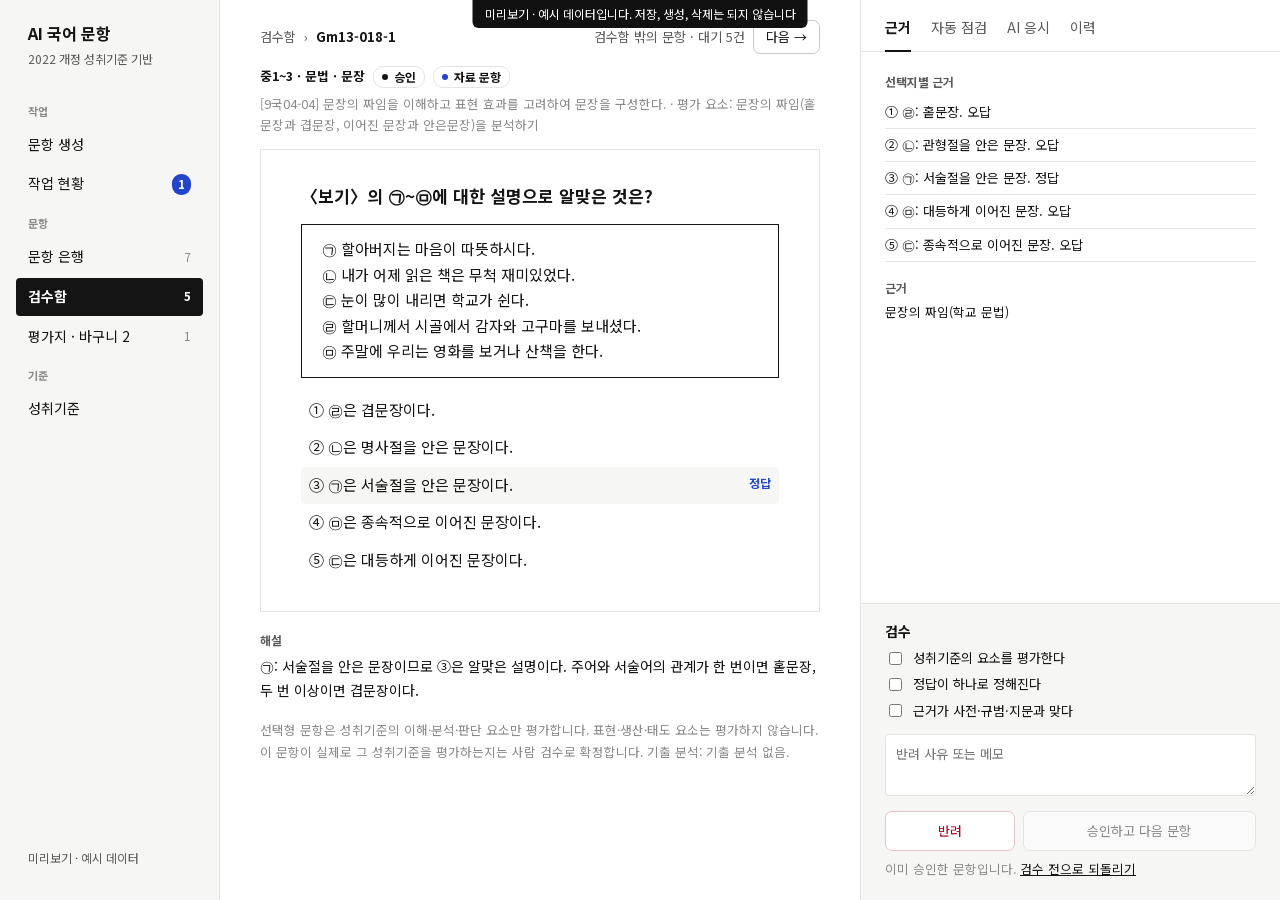
<file: review-Gm13-018-1.html>
<!doctype html>
<html lang="ko">
<head>
<meta charset="utf-8">
<meta name="viewport" content="width=device-width, initial-scale=1">
<title>검수함 · AI 국어 문항 시스템</title>
<link rel="stylesheet" href="app.css">
<!-- 폐쇄망이라 CDN 을 쓰지 않는다. 부분 갱신은 app.js 가 맡고, 폼에는
     action 과 method 를 남겨 스크립트가 없어도 동작하게 둔다. -->
</head>
<body>




<div class="app">
  <nav class="side" aria-label="메뉴">
    <a class="side-brand" href="index.html"><b>AI 국어 문항</b><span>2022 개정 성취기준 기반</span></a>
    <div class="side-g">작업</div>
    <a class="side-i " href="generate.html">문항 생성
    <span class="n "></span></a>
    <a class="side-i " href="work.html">작업 현황
    <span class="n live" id="nav-jobs">1</span></a>
    <div class="side-g">문항</div>
    <a class="side-i " href="index.html">문항 은행
    <span class="n ">7</span></a>
    <a class="side-i on" href="review.html">검수함
    <span class="n ">5</span></a>
    <a class="side-i " href="papers.html">평가지 · 바구니 2
    <span class="n ">1</span></a>
    <div class="side-g">기준</div>
    <a class="side-i " href="standards.html">성취기준
    <span class="n "></span></a>
    <div class="side-foot">미리보기 · 예시 데이터</div>
  </nav>
  <div class="content">
    


<div class="rv">
<div class="rv-main">
  <div class="rv-nav">
    <a class="plain" href="review.html">검수함</a> › <b>Gm13-018-1</b>
    <span class="grow"></span>
    검수함 밖의 문항 · 대기 5건
    
    <a class="btn" href="review-Gm13-023-1.html">다음 →</a>
  </div>
  <div class="bar" style="margin:0">
    <b class="sm">중1~3 · 문법 · 문장</b>
    <span class="st approved">승인</span>
    <span class="st data">자료 문항</span>
    
    
  </div>
  <div class="sm muted" style="margin-top:6px">[9국04-04] 문장의 짜임을 이해하고 표현 효과를 고려하여 문장을 구성한다.
     · 평가 요소: 문장의 짜임(홑문장과 겹문장, 이어진 문장과 안은문장)을 분석하기</div>

  <div class="rv-paper">
    
    <p class="qq">〈보기〉의 ㉠~㉤에 대한 설명으로 알맞은 것은?</p>
    <div class="bx">㉠ 할아버지는 마음이 따뜻하시다.
㉡ 내가 어제 읽은 책은 무척 재미있었다.
㉢ 눈이 많이 내리면 학교가 쉰다.
㉣ 할머니께서 시골에서 감자와 고구마를 보내셨다.
㉤ 주말에 우리는 영화를 보거나 산책을 한다.</div>
    <ol>
      
      <li class="">① ㉣은 겹문장이다.
        </li>
      
      <li class="">② ㉡은 명사절을 안은 문장이다.
        </li>
      
      <li class="ans">③ ㉠은 서술절을 안은 문장이다.
        <span class="tag-a">정답</span></li>
      
      <li class="">④ ㉤은 종속적으로 이어진 문장이다.
        </li>
      
      <li class="">⑤ ㉢은 대등하게 이어진 문장이다.
        </li>
      
    </ol>
  </div>

  
  <div class="lbl2">해설</div>
  <div>㉠: 서술절을 안은 문장이므로 ③은 알맞은 설명이다. 주어와 서술어의 관계가 한 번이면 홑문장, 두 번 이상이면 겹문장이다.</div>
  
  <p class="foot">선택형 문항은 성취기준의 이해·분석·판단 요소만 평가합니다. 표현·생산·태도 요소는 평가하지 않습니다. 이 문항이 실제로 그 성취기준을 평가하는지는 사람 검수로 확정합니다.
    기출 분석: 기출 분석 없음.</p>
</div>

<aside class="rv-side">
  <div class="rv-tabs" role="tablist">
    <button type="button" class="on" onclick="rvTab(this, 'ev')">근거</button>
    <button type="button" onclick="rvTab(this, 'chk')">자동 점검</button>
    <button type="button" onclick="rvTab(this, 'ai')">AI 응시</button>
    <button type="button" onclick="rvTab(this, 'log')">이력</button>
  </div>

  <div class="rv-pane" data-pane="ev">
    
    
    
    <div class="lbl2" style="margin-top:0">선택지별 근거</div>
    <ul class="rv-notes"><li>① ㉣: 홑문장. 오답</li><li>② ㉡: 관형절을 안은 문장. 오답</li><li>③ ㉠: 서술절을 안은 문장. 정답</li><li>④ ㉤: 대등하게 이어진 문장. 오답</li><li>⑤ ㉢: 종속적으로 이어진 문장. 오답</li></ul>
    
    <div class="lbl2">근거</div><div class="sm">문장의 짜임(학교 문법)</div>
    
  </div>

  <div class="rv-pane" data-pane="chk" hidden>
    
    <div class="lbl2" style="margin-top:0">다른 모델의 정답 검증</div>
    
      <div class="sm">검증 모델 이 정답을 모른 채 풀어 <b>③</b>을 골랐습니다 ·
        정답과 같음</div>
      
    
    
    
    <div class="lbl2">AI 판정 (점수는 표시만 합니다)</div>
    <dl class="kv">
      
        <dt>성취기준 부합</dt><dd>100</dd>
      
        <dt>유형 목적</dt><dd>100</dd>
      
        <dt>정답 유일성</dt><dd>100</dd>
      
        <dt>오답 매력도</dt><dd>90</dd>
      
        <dt>학년 수준</dt><dd>100</dd>
      
      <dt>종합</dt><dd>적합</dd>
    </dl>
    
    
  </div>

  <div class="rv-pane" data-pane="ai" hidden>
    <div class="lbl2" style="margin-top:0">AI 응시 결과 (학생 정답률이 아닙니다)</div>
    


  
    <p class="muted sm">AI 응시를 하지 않았습니다. 정답이 맞는지도 확인되지
      않은 상태입니다. 목록에서 [선택 AI 응시]로 돌릴 수 있습니다.</p>
  

    <form method="post" action="/jobs/measure" style="margin-top:12px">
      <input type="hidden" name="ids" value="Gm13-018-1">
      <button class="btn" type="submit">AI 응시 돌리기</button>
    </form>
  </div>

  <div class="rv-pane" data-pane="log" hidden>
    <p class="sm muted">첫 시도에 만들었습니다.</p>
    <p class="sm muted">검수: 승인 · 생성 2026-10-16 14:23</p>
  </div>

  <form class="rv-foot" method="post" action="/review/decide" id="rvform">
    <input type="hidden" name="id" value="Gm13-018-1">
    <input type="hidden" name="next_id" value="Gm13-023-1">
    <b>검수</b>
    <label><input type="checkbox" class="rvchk" onchange="rvSync()"> 성취기준의 요소를 평가한다</label>
    <label><input type="checkbox" class="rvchk" onchange="rvSync()"> 정답이 하나로 정해진다</label>
    <label><input type="checkbox" class="rvchk" onchange="rvSync()"> 근거가 사전·규범·지문과 맞다</label>
    <textarea name="memo" rows="2" placeholder="반려 사유 또는 메모" aria-label="메모"></textarea>
    <div class="rv-act">
      <button class="btn danger rj" type="submit" name="decision" value="rejected">반려</button>
      <button class="btn primary ap" type="submit" name="decision" value="approved" id="apbtn" disabled
              title="세 가지를 확인하면 누를 수 있습니다">승인하고 다음 문항</button>
    </div>
    
    <p class="sm muted" style="margin:8px 0 0">이미 승인한 문항입니다.
      <button class="lnk" type="submit" name="decision" value="unreviewed">검수 전으로 되돌리기</button></p>
    
  </form>
</aside>
</div>
<script>
function rvTab(btn, pane) {
  document.querySelectorAll('.rv-tabs button').forEach(b => b.classList.toggle('on', b === btn));
  document.querySelectorAll('.rv-pane').forEach(p => { p.hidden = p.dataset.pane !== pane; });
}
/* 세 가지를 확인해야 승인할 수 있다. 반려는 언제든 된다 */
function rvSync() {
  const all = [...document.querySelectorAll('.rvchk')];
  document.getElementById('apbtn').disabled = !all.every(c => c.checked);
}
</script>


  </div>
</div>

<!-- 작업 목록은 보이지 않게 읽어 두고 메뉴의 숫자와 화면 갱신에만 쓴다 -->
<div id="joblist" hidden></div>

<div id="modal-back" class="modal-back" hidden onclick="closeModal(event)">
  <div class="modal" onclick="event.stopPropagation()">
    <button class="modal-x" onclick="closeModal()" aria-label="닫기">✕</button>
    <div id="modal"></div>
  </div>
</div>

<script src="app.js"></script>

<div style="position:fixed;left:50%;top:0;transform:translateX(-50%);z-index:2000;background:#111;color:#fff;
  font-size:12px;padding:4px 12px;border-radius:0 0 6px 6px">미리보기 · 예시 데이터입니다. 저장, 생성, 삭제는 되지 않습니다</div>
<script>
/* 정적 미리보기: 서버 조각은 미리 뽑아 둔 것으로 답하고, 쓰기는 막는다 */
const FRAG = {"/jobs": "\n<div id=\"job-sum\" hidden\n     data-run=\"1\" data-q=\"0\"\n     data-done=\"2\" data-fail=\"0\"\n     data-total=\"3\"><\/div>\n\n\n  \n\n  \n    \n    \n    \n    <div class=\"job running\" data-id=\"36\">\n      <span class=\"job-s\">진행중<\/span>\n\n      <span class=\"job-t\">문항 생성 · 중1~3 문법 3문항 x 4<\/span>\n\n      <span class=\"job-p\">7/12 AI판정<\/span>\n\n      <span class=\"job-x\">\n        \n          \n          <form method=\"post\" action=\"/jobs/36/cancel\" class=\"inline\"\n                onsubmit=\"event.preventDefault(); jobPost(this)\">\n            <button class=\"btn xs\" type=\"submit\" \n                    title=\"다음 단계로 넘어갈 때 멈춥니다\">중단<\/button>\n          <\/form>\n        \n      <\/span>\n\n      \n    <\/div>\n  \n    \n    \n    \n    <a class=\"job done go\" data-id=\"35\" href=\"index.html\" title=\"눌러서 결과 보기\">\n      <span class=\"job-s\">완료<\/span>\n\n      <span class=\"job-t\">문항 생성 · 중1~3 문법 1문항 x 4<\/span>\n\n      <span class=\"job-p\"><\/span>\n\n      <span class=\"job-x\">\n        \n          <span class=\"job-go\">보기 ›<\/span>\n        \n      <\/span>\n\n      \n    <\/a>\n  \n    \n    \n    \n    <a class=\"job done go\" data-id=\"32\" href=\"index.html\" title=\"눌러서 결과 보기\">\n      <span class=\"job-s\">완료<\/span>\n\n      <span class=\"job-t\">문항 생성 · 중1~3 문법 1문항 x 4<\/span>\n\n      <span class=\"job-p\"><\/span>\n\n      <span class=\"job-x\">\n        \n          <span class=\"job-go\">보기 ›<\/span>\n        \n      <\/span>\n\n      \n    <\/a>\n  \n\n  \n    <form method=\"post\" action=\"/jobs/clear\" class=\"inline\"\n          onsubmit=\"event.preventDefault(); jobPost(this)\">\n      <button class=\"btn xs\" type=\"submit\">끝난 작업 지우기<\/button>\n    <\/form>\n  \n", "/work": "\n\n\n\n<div class=\"work\">\n<div class=\"page\">\n  <div class=\"page-h\">\n    <div class=\"grow\"><h1>작업 현황<\/h1>\n      <div class=\"sub\">동시 생성 2 · 최근 1시간 한도 초과(429) 0회<\/div><\/div>\n    \n    <form method=\"post\" action=\"/jobs/clear\" class=\"inline\"><button class=\"btn\" type=\"submit\">끝난 작업 지우기<\/button><\/form>\n    \n  <\/div>\n\n  \n\n  \n  \n  <div class=\"jcard \">\n    <div class=\"jcard-h\">\n      <span class=\"live\">진행 중<\/span>\n      <b>#36 · 문항 생성 · 중1~3 문법 3문항 x 4<\/b>\n      <span class=\"grow\"><\/span>\n      <span class=\"sm muted\">7 / 12 · 1분 42초 경과<\/span>\n      <form method=\"post\" action=\"/jobs/36/cancel\" class=\"inline\">\n        <button class=\"btn danger\" type=\"submit\" \n                title=\"다음 단계로 넘어갈 때 멈춥니다\">중단<\/button>\n      <\/form>\n    <\/div>\n    <div class=\"pbar\"><i style=\"width:58%\"><\/i><\/div>\n    \n    <table class=\"sgrid\">\n      <thead><tr><th style=\"width:80px\">문항<\/th><th>문항생성<\/th><th>구조검증<\/th><th>AI판정<\/th><th>AI응시<\/th><th>해설작성<\/th><th>상태<\/th><\/tr><\/thead>\n      <tbody>\n      \n      \n      \n      <tr>\n        <td>8 / 12<\/td>\n        \n          \n            <td><span class=\"dot done\"><\/span>10초<\/td>\n          \n        \n          \n            <td><span class=\"dot \"><\/span><\/td>\n          \n        \n          \n            <td><span class=\"dot done\"><\/span>6초<\/td>\n          \n        \n          \n            <td><span class=\"dot done\"><\/span>9초<\/td>\n          \n        \n          \n            <td><span class=\"dot \"><\/span><\/td>\n          \n        \n        <td><span class=\"st passed\">자동 점검 통과<\/span>\n             <span class=\"sm muted\">25초<\/span>\n          <\/td>\n      <\/tr>\n      \n      \n      \n      <tr>\n        <td>9 / 12<\/td>\n        \n          <td><span class=\"dot done\"><\/span><\/td>\n          \n        \n          <td><span class=\"dot done\"><\/span><\/td>\n          \n        \n          <td class=\"cur-t\"><span class=\"dot cur\"><\/span>진행 중<\/td>\n          \n        \n          <td><span class=\"dot\"><\/span><\/td>\n        \n          <td><span class=\"dot\"><\/span><\/td>\n        \n        <td>AI판정<\/td>\n      <\/tr>\n      \n      \n      \n      <tr>\n        <td>10 / 12<\/td>\n        \n          <td class=\"cur-t\"><span class=\"dot cur\"><\/span>진행 중<\/td>\n          \n        \n          <td><span class=\"dot\"><\/span><\/td>\n        \n          <td><span class=\"dot\"><\/span><\/td>\n        \n          <td><span class=\"dot\"><\/span><\/td>\n        \n          <td><span class=\"dot\"><\/span><\/td>\n        \n        <td>문항생성<\/td>\n      <\/tr>\n      \n      <\/tbody>\n    <\/table>\n    \n  <\/div>\n  \n\n  \n  <div class=\"lbl2\">끝난 작업<\/div>\n  <table class=\"tbl2\">\n    <thead><tr><th style=\"width:56px\">번호<\/th><th>내용<\/th><th style=\"width:70px\">만듦<\/th>\n      <th style=\"width:80px\">검토 필요<\/th><th style=\"width:60px\">실패<\/th><th style=\"width:90px\">소요<\/th>\n      <th style=\"width:80px\">429 대기<\/th><th style=\"width:110px\"><\/th><\/tr><\/thead>\n    <tbody>\n    \n    \n    <tr>\n      <td class=\"id\">#35<\/td>\n      <td class=\"q\" title=\"문항 생성 · 중1~3 문법 1문항 x 4\">문항 생성 · 중1~3 문법 1문항 x 4\n        \n        <\/td>\n      <td>4<\/td>\n      <td>0<\/td>\n      <td>0<\/td>\n      <td>22초<\/td>\n      <td class=\"\">0초<\/td>\n      <td><a class=\"btn xs\" href=\"index.html\">결과 보기<\/a>\n        <\/td>\n    <\/tr>\n    \n    \n    <tr>\n      <td class=\"id\">#32<\/td>\n      <td class=\"q\" title=\"문항 생성 · 중1~3 문법 1문항 x 4\">문항 생성 · 중1~3 문법 1문항 x 4\n        \n        <\/td>\n      <td>4<\/td>\n      <td>0<\/td>\n      <td>0<\/td>\n      <td>6분 7초<\/td>\n      <td class=\"warn-n\">360초<\/td>\n      <td><a class=\"btn xs\" href=\"index.html\">결과 보기<\/a>\n        <\/td>\n    <\/tr>\n    \n    <\/tbody>\n  <\/table>\n  \n<\/div>\n\n<aside class=\"work-side\">\n  <b style=\"font-size:16px\">단계별 평균 소요<\/b>\n  <div class=\"sm muted\">최근 20세트 기준<\/div>\n  \n  <div class=\"meter\"><div class=\"h\">문항생성<b>18초<\/b><\/div>\n    <div class=\"b\"><i style=\"width:100%\"><\/i><\/div><\/div>\n  \n  <div class=\"meter\"><div class=\"h\">구조검증<b>0초<\/b><\/div>\n    <div class=\"b\"><i style=\"width:0%\"><\/i><\/div><\/div>\n  \n  <div class=\"meter\"><div class=\"h\">AI판정<b>9초<\/b><\/div>\n    <div class=\"b\"><i style=\"width:50%\"><\/i><\/div><\/div>\n  \n  <div class=\"meter\"><div class=\"h\">AI응시<b>0초<\/b><\/div>\n    <div class=\"b\"><i style=\"width:0%\"><\/i><\/div><\/div>\n  \n  <div class=\"meter\"><div class=\"h\">해설작성<b>0초<\/b><\/div>\n    <div class=\"b\"><i style=\"width:0%\"><\/i><\/div><\/div>\n  \n  <div style=\"border-top:1px solid var(--line);margin-top:16px;padding-top:12px\">\n    <b>게이트웨이 (최근 1시간)<\/b>\n    <dl class=\"kv\" style=\"grid-template-columns:1fr auto\">\n      <dt>호출 수<\/dt><dd>0회<\/dd>\n      <dt>호출 시간 합<\/dt><dd>0초<\/dd>\n      <dt>한도 초과(429)<\/dt><dd>0회 · 대기 6분 0초<\/dd>\n      <dt>동시 생성<\/dt><dd>2 (AIKOR_PARALLEL)<\/dd>\n    <\/dl>\n    <p class=\"sm muted\">호출 기록은 작업이 끝날 때 남습니다. 동시에 돈 작업이 있으면 서로의 몫이 섞일 수 있습니다.<\/p>\n  <\/div>\n<\/aside>\n<\/div>", "/items/Gm13-024-1/preview": "\n\n<div class=\"page-h\" style=\"margin:0 0 6px\">\n  <b>Gm13-024-1<\/b>\n  <span class=\"st passed\">자동 점검 통과<\/span>\n  <span class=\"st data\">자료 문항<\/span>\n  \n<\/div>\n<div class=\"sm muted\">중1~3 문법 · 단어<\/div>\n<div class=\"sm muted\">[9국04-02] 단어의 짜임을 분석하여 새말 형성의 원리를 이해한다.<\/div>\n\n<div class=\"paperq\">\n  \n  <p class=\"qq\">〈보기〉의 ㉠~㉤에 대한 설명으로 알맞은 것은?<\/p>\n  <div class=\"bx\">㉠ 맨발   ㉡ 첫눈   ㉢ 볶음밥   ㉣ 지우개   ㉤ 풋고추<\/div>\n  <ol>\n    \n    <li class=\"\">① ㉠은 어근 &#39;맨&#39;과 어근 &#39;발&#39;이 결합하여 만들어졌다.<\/li>\n    \n    <li class=\"\">② ㉡은 접두사 &#39;첫-&#39;이 어근 &#39;눈&#39;에 붙어 만들어졌다.<\/li>\n    \n    <li class=\"ans\">③ ㉢은 합성어이다.<\/li>\n    \n    <li class=\"\">④ ㉣은 합성어이다.<\/li>\n    \n    <li class=\"\">⑤ ㉤은 어근 &#39;풋&#39;과 어근 &#39;고추&#39;가 결합하여 만들어졌다.<\/li>\n    \n  <\/ol>\n<\/div>\n\n<div class=\"lbl2\">검증 요약<\/div>\n<dl class=\"kv\">\n  <dt>정답 근거<\/dt><dd>표준국어대사전 표제어 구성<\/dd>\n  <dt>다른 모델 풀이<\/dt><dd>③ 선택 · 정답과 같음<\/dd>\n  <dt>AI 판정<\/dt><dd>성취기준 부합 100 · 오답 매력도 90<\/dd>\n  <dt>AI 응시<\/dt><dd>하지 않음<\/dd>\n  \n<\/dl>\n\n<div class=\"bar\" style=\"margin-top:16px\">\n  <a class=\"btn primary\" href=\"review-Gm13-024-1.html\">검수 열기<\/a>\n  <form method=\"post\" action=\"/cart/add\" class=\"inline\">\n    <input type=\"hidden\" name=\"ids\" value=\"Gm13-024-1\">\n    <button class=\"btn\" type=\"submit\">바구니에 담기<\/button>\n  <\/form>\n  \n    <button class=\"btn danger\" onclick=\"openModal('/confirm/delete?ids=Gm13-024-1')\">삭제<\/button>\n  \n<\/div>", "/items/Gm13-024-1": "\n\n<div class=\"page-h\" style=\"margin:0 0 6px\">\n  <b>Gm13-024-1<\/b>\n  <span class=\"st passed\">자동 점검 통과<\/span>\n  <span class=\"st data\">자료 문항<\/span>\n  \n<\/div>\n<div class=\"sm muted\">중1~3 문법 · 단어<\/div>\n<div class=\"sm muted\">[9국04-02] 단어의 짜임을 분석하여 새말 형성의 원리를 이해한다.<\/div>\n\n<div class=\"paperq\">\n  \n  <p class=\"qq\">〈보기〉의 ㉠~㉤에 대한 설명으로 알맞은 것은?<\/p>\n  <div class=\"bx\">㉠ 맨발   ㉡ 첫눈   ㉢ 볶음밥   ㉣ 지우개   ㉤ 풋고추<\/div>\n  <ol>\n    \n    <li class=\"\">① ㉠은 어근 &#39;맨&#39;과 어근 &#39;발&#39;이 결합하여 만들어졌다.<\/li>\n    \n    <li class=\"\">② ㉡은 접두사 &#39;첫-&#39;이 어근 &#39;눈&#39;에 붙어 만들어졌다.<\/li>\n    \n    <li class=\"ans\">③ ㉢은 합성어이다.<\/li>\n    \n    <li class=\"\">④ ㉣은 합성어이다.<\/li>\n    \n    <li class=\"\">⑤ ㉤은 어근 &#39;풋&#39;과 어근 &#39;고추&#39;가 결합하여 만들어졌다.<\/li>\n    \n  <\/ol>\n<\/div>\n\n<div class=\"lbl2\">검증 요약<\/div>\n<dl class=\"kv\">\n  <dt>정답 근거<\/dt><dd>표준국어대사전 표제어 구성<\/dd>\n  <dt>다른 모델 풀이<\/dt><dd>③ 선택 · 정답과 같음<\/dd>\n  <dt>AI 판정<\/dt><dd>성취기준 부합 100 · 오답 매력도 90<\/dd>\n  <dt>AI 응시<\/dt><dd>하지 않음<\/dd>\n  \n<\/dl>\n\n<div class=\"bar\" style=\"margin-top:16px\">\n  <a class=\"btn primary\" href=\"review-Gm13-024-1.html\">검수 열기<\/a>\n  <form method=\"post\" action=\"/cart/add\" class=\"inline\">\n    <input type=\"hidden\" name=\"ids\" value=\"Gm13-024-1\">\n    <button class=\"btn\" type=\"submit\">바구니에 담기<\/button>\n  <\/form>\n  \n    <button class=\"btn danger\" onclick=\"openModal('/confirm/delete?ids=Gm13-024-1')\">삭제<\/button>\n  \n<\/div>", "/items/Gm13-023-1/preview": "\n\n<div class=\"page-h\" style=\"margin:0 0 6px\">\n  <b>Gm13-023-1<\/b>\n  <span class=\"st review\">검토 필요<\/span>\n  <span class=\"st data\">자료 문항<\/span>\n  \n<\/div>\n<div class=\"sm muted\">중1~3 문법 · 단어<\/div>\n<div class=\"sm muted\">[9국04-02] 단어의 짜임을 분석하여 새말 형성의 원리를 이해한다.<\/div>\n\n<div class=\"paperq\">\n  \n  <p class=\"qq\">〈보기〉의 ㉠~㉤에 대한 설명으로 알맞은 것은?<\/p>\n  <div class=\"bx\">㉠ 놀이터   ㉡ 첫눈   ㉢ 맨발   ㉣ 개떡   ㉤ 덮개<\/div>\n  <ol>\n    \n    <li class=\"\">① ㉠은 어근 &#39;놀이&#39;에 접미사 &#39;-터&#39;가 붙어 만들어졌다.<\/li>\n    \n    <li class=\"\">② ㉡은 접두사 &#39;첫-&#39;이 어근 &#39;눈&#39;에 붙어 만들어졌다.<\/li>\n    \n    <li class=\"ans\">③ ㉢은 접두사 &#39;맨-&#39;이 어근 &#39;발&#39;에 붙어 만들어졌다.<\/li>\n    \n    <li class=\"\">④ ㉣은 합성어이다.<\/li>\n    \n    <li class=\"\">⑤ ㉤은 어근 &#39;덮-&#39;과 어근 &#39;개&#39;가 결합하여 만들어졌다.<\/li>\n    \n  <\/ol>\n<\/div>\n\n<div class=\"lbl2\">검증 요약<\/div>\n<dl class=\"kv\">\n  <dt>정답 근거<\/dt><dd>표준국어대사전 표제어 구성<\/dd>\n  <dt>다른 모델 풀이<\/dt><dd>③ 선택 · 정답과 같음<\/dd>\n  <dt>AI 판정<\/dt><dd>성취기준 부합 100 · 오답 매력도 90<\/dd>\n  <dt>AI 응시<\/dt><dd>하지 않음<\/dd>\n  \n<\/dl>\n\n<div class=\"bar\" style=\"margin-top:16px\">\n  <a class=\"btn primary\" href=\"review-Gm13-023-1.html\">검수 열기<\/a>\n  <form method=\"post\" action=\"/cart/add\" class=\"inline\">\n    <input type=\"hidden\" name=\"ids\" value=\"Gm13-023-1\">\n    <button class=\"btn\" type=\"submit\">바구니에 담기<\/button>\n  <\/form>\n  \n    <button class=\"btn danger\" onclick=\"openModal('/confirm/delete?ids=Gm13-023-1')\">삭제<\/button>\n  \n<\/div>", "/items/Gm13-023-1": "\n\n<div class=\"page-h\" style=\"margin:0 0 6px\">\n  <b>Gm13-023-1<\/b>\n  <span class=\"st review\">검토 필요<\/span>\n  <span class=\"st data\">자료 문항<\/span>\n  \n<\/div>\n<div class=\"sm muted\">중1~3 문법 · 단어<\/div>\n<div class=\"sm muted\">[9국04-02] 단어의 짜임을 분석하여 새말 형성의 원리를 이해한다.<\/div>\n\n<div class=\"paperq\">\n  \n  <p class=\"qq\">〈보기〉의 ㉠~㉤에 대한 설명으로 알맞은 것은?<\/p>\n  <div class=\"bx\">㉠ 놀이터   ㉡ 첫눈   ㉢ 맨발   ㉣ 개떡   ㉤ 덮개<\/div>\n  <ol>\n    \n    <li class=\"\">① ㉠은 어근 &#39;놀이&#39;에 접미사 &#39;-터&#39;가 붙어 만들어졌다.<\/li>\n    \n    <li class=\"\">② ㉡은 접두사 &#39;첫-&#39;이 어근 &#39;눈&#39;에 붙어 만들어졌다.<\/li>\n    \n    <li class=\"ans\">③ ㉢은 접두사 &#39;맨-&#39;이 어근 &#39;발&#39;에 붙어 만들어졌다.<\/li>\n    \n    <li class=\"\">④ ㉣은 합성어이다.<\/li>\n    \n    <li class=\"\">⑤ ㉤은 어근 &#39;덮-&#39;과 어근 &#39;개&#39;가 결합하여 만들어졌다.<\/li>\n    \n  <\/ol>\n<\/div>\n\n<div class=\"lbl2\">검증 요약<\/div>\n<dl class=\"kv\">\n  <dt>정답 근거<\/dt><dd>표준국어대사전 표제어 구성<\/dd>\n  <dt>다른 모델 풀이<\/dt><dd>③ 선택 · 정답과 같음<\/dd>\n  <dt>AI 판정<\/dt><dd>성취기준 부합 100 · 오답 매력도 90<\/dd>\n  <dt>AI 응시<\/dt><dd>하지 않음<\/dd>\n  \n<\/dl>\n\n<div class=\"bar\" style=\"margin-top:16px\">\n  <a class=\"btn primary\" href=\"review-Gm13-023-1.html\">검수 열기<\/a>\n  <form method=\"post\" action=\"/cart/add\" class=\"inline\">\n    <input type=\"hidden\" name=\"ids\" value=\"Gm13-023-1\">\n    <button class=\"btn\" type=\"submit\">바구니에 담기<\/button>\n  <\/form>\n  \n    <button class=\"btn danger\" onclick=\"openModal('/confirm/delete?ids=Gm13-023-1')\">삭제<\/button>\n  \n<\/div>", "/items/Gm13-018-1/preview": "\n\n<div class=\"page-h\" style=\"margin:0 0 6px\">\n  <b>Gm13-018-1<\/b>\n  <span class=\"st approved\">승인<\/span>\n  <span class=\"st data\">자료 문항<\/span>\n  \n<\/div>\n<div class=\"sm muted\">중1~3 문법 · 문장<\/div>\n<div class=\"sm muted\">[9국04-04] 문장의 짜임을 이해하고 표현 효과를 고려하여 문장을 구성한다.<\/div>\n\n<div class=\"paperq\">\n  \n  <p class=\"qq\">〈보기〉의 ㉠~㉤에 대한 설명으로 알맞은 것은?<\/p>\n  <div class=\"bx\">㉠ 할아버지는 마음이 따뜻하시다.\n㉡ 내가 어제 읽은 책은 무척 재미있었다.\n㉢ 눈이 많이 내리면 학교가 쉰다.\n㉣ 할머니께서 시골에서 감자와 고구마를 보내셨다.\n㉤ 주말에 우리는 영화를 보거나 산책을 한다.<\/div>\n  <ol>\n    \n    <li class=\"\">① ㉣은 겹문장이다.<\/li>\n    \n    <li class=\"\">② ㉡은 명사절을 안은 문장이다.<\/li>\n    \n    <li class=\"ans\">③ ㉠은 서술절을 안은 문장이다.<\/li>\n    \n    <li class=\"\">④ ㉤은 종속적으로 이어진 문장이다.<\/li>\n    \n    <li class=\"\">⑤ ㉢은 대등하게 이어진 문장이다.<\/li>\n    \n  <\/ol>\n<\/div>\n\n<div class=\"lbl2\">검증 요약<\/div>\n<dl class=\"kv\">\n  <dt>정답 근거<\/dt><dd>문장의 짜임(학교 문법)<\/dd>\n  <dt>다른 모델 풀이<\/dt><dd>③ 선택 · 정답과 같음<\/dd>\n  <dt>AI 판정<\/dt><dd>성취기준 부합 100 · 오답 매력도 90<\/dd>\n  <dt>AI 응시<\/dt><dd>하지 않음<\/dd>\n  \n<\/dl>\n\n<div class=\"bar\" style=\"margin-top:16px\">\n  <a class=\"btn primary\" href=\"review-Gm13-018-1.html\">검수 열기<\/a>\n  <form method=\"post\" action=\"/cart/add\" class=\"inline\">\n    <input type=\"hidden\" name=\"ids\" value=\"Gm13-018-1\">\n    <button class=\"btn\" type=\"submit\">바구니에 담기<\/button>\n  <\/form>\n  \n    <button class=\"btn danger\" onclick=\"openModal('/confirm/delete?ids=Gm13-018-1')\">삭제<\/button>\n  \n<\/div>", "/items/Gm13-018-1": "\n\n<div class=\"page-h\" style=\"margin:0 0 6px\">\n  <b>Gm13-018-1<\/b>\n  <span class=\"st approved\">승인<\/span>\n  <span class=\"st data\">자료 문항<\/span>\n  \n<\/div>\n<div class=\"sm muted\">중1~3 문법 · 문장<\/div>\n<div class=\"sm muted\">[9국04-04] 문장의 짜임을 이해하고 표현 효과를 고려하여 문장을 구성한다.<\/div>\n\n<div class=\"paperq\">\n  \n  <p class=\"qq\">〈보기〉의 ㉠~㉤에 대한 설명으로 알맞은 것은?<\/p>\n  <div class=\"bx\">㉠ 할아버지는 마음이 따뜻하시다.\n㉡ 내가 어제 읽은 책은 무척 재미있었다.\n㉢ 눈이 많이 내리면 학교가 쉰다.\n㉣ 할머니께서 시골에서 감자와 고구마를 보내셨다.\n㉤ 주말에 우리는 영화를 보거나 산책을 한다.<\/div>\n  <ol>\n    \n    <li class=\"\">① ㉣은 겹문장이다.<\/li>\n    \n    <li class=\"\">② ㉡은 명사절을 안은 문장이다.<\/li>\n    \n    <li class=\"ans\">③ ㉠은 서술절을 안은 문장이다.<\/li>\n    \n    <li class=\"\">④ ㉤은 종속적으로 이어진 문장이다.<\/li>\n    \n    <li class=\"\">⑤ ㉢은 대등하게 이어진 문장이다.<\/li>\n    \n  <\/ol>\n<\/div>\n\n<div class=\"lbl2\">검증 요약<\/div>\n<dl class=\"kv\">\n  <dt>정답 근거<\/dt><dd>문장의 짜임(학교 문법)<\/dd>\n  <dt>다른 모델 풀이<\/dt><dd>③ 선택 · 정답과 같음<\/dd>\n  <dt>AI 판정<\/dt><dd>성취기준 부합 100 · 오답 매력도 90<\/dd>\n  <dt>AI 응시<\/dt><dd>하지 않음<\/dd>\n  \n<\/dl>\n\n<div class=\"bar\" style=\"margin-top:16px\">\n  <a class=\"btn primary\" href=\"review-Gm13-018-1.html\">검수 열기<\/a>\n  <form method=\"post\" action=\"/cart/add\" class=\"inline\">\n    <input type=\"hidden\" name=\"ids\" value=\"Gm13-018-1\">\n    <button class=\"btn\" type=\"submit\">바구니에 담기<\/button>\n  <\/form>\n  \n    <button class=\"btn danger\" onclick=\"openModal('/confirm/delete?ids=Gm13-018-1')\">삭제<\/button>\n  \n<\/div>", "/items/Gh23-004-1/preview": "\n\n<div class=\"page-h\" style=\"margin:0 0 6px\">\n  <b>Gh23-004-1<\/b>\n  <span class=\"st passed\">자동 점검 통과<\/span>\n  <span class=\"st data\">자료 문항<\/span>\n  \n<\/div>\n<div class=\"sm muted\">고2~3 문법 · 문장<\/div>\n<div class=\"sm muted\">[12화언01-03] 품사와 문장 구조에 대한 지식을 활용하여 언어 자료를 분석하고 설명한다.<\/div>\n\n<div class=\"paperq\">\n  \n  <p class=\"qq\">〈보기〉의 ㉠~㉤에 대해 탐구한 내용으로 적절한 것은?<\/p>\n  <div class=\"bx\">㉠ 내가 어제 읽은 책은 재미있었지만 결말이 아쉬웠다.\n㉡ 비가 오는 소리가 들려서 나는 창문을 닫았다.\n㉢ 나는 그가 범인임을 알았지만 아무에게도 말하지 않았다.\n㉣ 민지는 &#34;같이 가자.&#34;라고 외쳤지만 아무도 대답하지 않았다.\n㉤ 동생이 상을 받았음이 알려져서 온 가족이 기뻐했다.<\/div>\n  <ol>\n    \n    <li class=\"\">① ㉠은 관형절 &#39;내가 어제 읽은&#39;에는 생략된 성분이 없고, 앞 절과 뒤 절이 대등하게 이어져 있다.<\/li>\n    \n    <li class=\"ans\">② ㉡은 관형절 &#39;비가 오는&#39;에는 생략된 성분이 없고, 연결 어미 &#39;-어서&#39;가 앞뒤 절을 &#39;원인&#39;의 관계로 잇는다.<\/li>\n    \n    <li class=\"\">③ ㉢은 명사절 &#39;그가 범인임&#39;이 주어의 구실을 하고, 연결 어미 &#39;-지만&#39;이 앞뒤 절을 &#39;대조&#39;의 관계로 잇는다.<\/li>\n    \n    <li class=\"\">④ ㉣은 인용 조사 &#39;라고&#39;를 써서 남의 말을 간접 인용하였고, 앞 절과 뒤 절이 대등하게 이어져 있다.<\/li>\n    \n    <li class=\"\">⑤ ㉤은 명사절 &#39;동생이 상을 받았음&#39;이 주어의 구실을 하고, 앞 절과 뒤 절이 대등하게 이어져 있다.<\/li>\n    \n  <\/ol>\n<\/div>\n\n<div class=\"lbl2\">검증 요약<\/div>\n<dl class=\"kv\">\n  <dt>정답 근거<\/dt><dd>문장 구조(학교 문법)<\/dd>\n  <dt>다른 모델 풀이<\/dt><dd>② 선택 · 정답과 같음<\/dd>\n  <dt>AI 판정<\/dt><dd>성취기준 부합 100 · 오답 매력도 90<\/dd>\n  <dt>AI 응시<\/dt><dd>하지 않음<\/dd>\n  \n<\/dl>\n\n<div class=\"bar\" style=\"margin-top:16px\">\n  <a class=\"btn primary\" href=\"review-Gh23-004-1.html\">검수 열기<\/a>\n  <form method=\"post\" action=\"/cart/add\" class=\"inline\">\n    <input type=\"hidden\" name=\"ids\" value=\"Gh23-004-1\">\n    <button class=\"btn\" type=\"submit\">바구니에 담기<\/button>\n  <\/form>\n  \n    <button class=\"btn danger\" onclick=\"openModal('/confirm/delete?ids=Gh23-004-1')\">삭제<\/button>\n  \n<\/div>", "/items/Gh23-004-1": "\n\n<div class=\"page-h\" style=\"margin:0 0 6px\">\n  <b>Gh23-004-1<\/b>\n  <span class=\"st passed\">자동 점검 통과<\/span>\n  <span class=\"st data\">자료 문항<\/span>\n  \n<\/div>\n<div class=\"sm muted\">고2~3 문법 · 문장<\/div>\n<div class=\"sm muted\">[12화언01-03] 품사와 문장 구조에 대한 지식을 활용하여 언어 자료를 분석하고 설명한다.<\/div>\n\n<div class=\"paperq\">\n  \n  <p class=\"qq\">〈보기〉의 ㉠~㉤에 대해 탐구한 내용으로 적절한 것은?<\/p>\n  <div class=\"bx\">㉠ 내가 어제 읽은 책은 재미있었지만 결말이 아쉬웠다.\n㉡ 비가 오는 소리가 들려서 나는 창문을 닫았다.\n㉢ 나는 그가 범인임을 알았지만 아무에게도 말하지 않았다.\n㉣ 민지는 &#34;같이 가자.&#34;라고 외쳤지만 아무도 대답하지 않았다.\n㉤ 동생이 상을 받았음이 알려져서 온 가족이 기뻐했다.<\/div>\n  <ol>\n    \n    <li class=\"\">① ㉠은 관형절 &#39;내가 어제 읽은&#39;에는 생략된 성분이 없고, 앞 절과 뒤 절이 대등하게 이어져 있다.<\/li>\n    \n    <li class=\"ans\">② ㉡은 관형절 &#39;비가 오는&#39;에는 생략된 성분이 없고, 연결 어미 &#39;-어서&#39;가 앞뒤 절을 &#39;원인&#39;의 관계로 잇는다.<\/li>\n    \n    <li class=\"\">③ ㉢은 명사절 &#39;그가 범인임&#39;이 주어의 구실을 하고, 연결 어미 &#39;-지만&#39;이 앞뒤 절을 &#39;대조&#39;의 관계로 잇는다.<\/li>\n    \n    <li class=\"\">④ ㉣은 인용 조사 &#39;라고&#39;를 써서 남의 말을 간접 인용하였고, 앞 절과 뒤 절이 대등하게 이어져 있다.<\/li>\n    \n    <li class=\"\">⑤ ㉤은 명사절 &#39;동생이 상을 받았음&#39;이 주어의 구실을 하고, 앞 절과 뒤 절이 대등하게 이어져 있다.<\/li>\n    \n  <\/ol>\n<\/div>\n\n<div class=\"lbl2\">검증 요약<\/div>\n<dl class=\"kv\">\n  <dt>정답 근거<\/dt><dd>문장 구조(학교 문법)<\/dd>\n  <dt>다른 모델 풀이<\/dt><dd>② 선택 · 정답과 같음<\/dd>\n  <dt>AI 판정<\/dt><dd>성취기준 부합 100 · 오답 매력도 90<\/dd>\n  <dt>AI 응시<\/dt><dd>하지 않음<\/dd>\n  \n<\/dl>\n\n<div class=\"bar\" style=\"margin-top:16px\">\n  <a class=\"btn primary\" href=\"review-Gh23-004-1.html\">검수 열기<\/a>\n  <form method=\"post\" action=\"/cart/add\" class=\"inline\">\n    <input type=\"hidden\" name=\"ids\" value=\"Gh23-004-1\">\n    <button class=\"btn\" type=\"submit\">바구니에 담기<\/button>\n  <\/form>\n  \n    <button class=\"btn danger\" onclick=\"openModal('/confirm/delete?ids=Gh23-004-1')\">삭제<\/button>\n  \n<\/div>", "/items/Ge34-007-1/preview": "\n\n<div class=\"page-h\" style=\"margin:0 0 6px\">\n  <b>Ge34-007-1<\/b>\n  <span class=\"st approved\">승인<\/span>\n  <span class=\"st data\">자료 문항<\/span>\n  \n<\/div>\n<div class=\"sm muted\">초3~4 문법 · 담화<\/div>\n<div class=\"sm muted\">[4국04-04] 글과 담화에 쓰인 높임 표현과 지시⋅접속 표현을 이해하고 상황에 맞게 표현한다.<\/div>\n\n<div class=\"paperq\">\n  \n  <p class=\"qq\">〈보기〉의 상황에서 높임 표현을 바르게 쓴 문장은 무엇인가요?<\/p>\n  <div class=\"bx\">민지는 주말에 할머니 댁에 가서 하루를 지냈습니다. 그날 있었던 일을 일기로 썼습니다. (문장 속 &#39;나&#39; 는 민지입니다.)<\/div>\n  <ol>\n    \n    <li class=\"\">① 나는 저녁을 먹고 일찍 주무셨다.<\/li>\n    \n    <li class=\"ans\">② 할머니께서 마당에 계셨다.<\/li>\n    \n    <li class=\"\">③ 할머니께서 잘 왔다고 말했다.<\/li>\n    \n    <li class=\"\">④ 할머니께서 나에게 용돈을 드렸다.<\/li>\n    \n  <\/ol>\n<\/div>\n\n<div class=\"lbl2\">검증 요약<\/div>\n<dl class=\"kv\">\n  <dt>정답 근거<\/dt><dd>표준국어대사전 높임말<\/dd>\n  <dt>다른 모델 풀이<\/dt><dd>② 선택 · 정답과 같음<\/dd>\n  <dt>AI 판정<\/dt><dd>성취기준 부합 100 · 오답 매력도 90<\/dd>\n  <dt>AI 응시<\/dt><dd>하지 않음<\/dd>\n  \n<\/dl>\n\n<div class=\"bar\" style=\"margin-top:16px\">\n  <a class=\"btn primary\" href=\"review-Ge34-007-1.html\">검수 열기<\/a>\n  <form method=\"post\" action=\"/cart/add\" class=\"inline\">\n    <input type=\"hidden\" name=\"ids\" value=\"Ge34-007-1\">\n    <button class=\"btn\" type=\"submit\">바구니에 담기<\/button>\n  <\/form>\n  \n    <button class=\"btn danger\" onclick=\"openModal('/confirm/delete?ids=Ge34-007-1')\">삭제<\/button>\n  \n<\/div>", "/items/Ge34-007-1": "\n\n<div class=\"page-h\" style=\"margin:0 0 6px\">\n  <b>Ge34-007-1<\/b>\n  <span class=\"st approved\">승인<\/span>\n  <span class=\"st data\">자료 문항<\/span>\n  \n<\/div>\n<div class=\"sm muted\">초3~4 문법 · 담화<\/div>\n<div class=\"sm muted\">[4국04-04] 글과 담화에 쓰인 높임 표현과 지시⋅접속 표현을 이해하고 상황에 맞게 표현한다.<\/div>\n\n<div class=\"paperq\">\n  \n  <p class=\"qq\">〈보기〉의 상황에서 높임 표현을 바르게 쓴 문장은 무엇인가요?<\/p>\n  <div class=\"bx\">민지는 주말에 할머니 댁에 가서 하루를 지냈습니다. 그날 있었던 일을 일기로 썼습니다. (문장 속 &#39;나&#39; 는 민지입니다.)<\/div>\n  <ol>\n    \n    <li class=\"\">① 나는 저녁을 먹고 일찍 주무셨다.<\/li>\n    \n    <li class=\"ans\">② 할머니께서 마당에 계셨다.<\/li>\n    \n    <li class=\"\">③ 할머니께서 잘 왔다고 말했다.<\/li>\n    \n    <li class=\"\">④ 할머니께서 나에게 용돈을 드렸다.<\/li>\n    \n  <\/ol>\n<\/div>\n\n<div class=\"lbl2\">검증 요약<\/div>\n<dl class=\"kv\">\n  <dt>정답 근거<\/dt><dd>표준국어대사전 높임말<\/dd>\n  <dt>다른 모델 풀이<\/dt><dd>② 선택 · 정답과 같음<\/dd>\n  <dt>AI 판정<\/dt><dd>성취기준 부합 100 · 오답 매력도 90<\/dd>\n  <dt>AI 응시<\/dt><dd>하지 않음<\/dd>\n  \n<\/dl>\n\n<div class=\"bar\" style=\"margin-top:16px\">\n  <a class=\"btn primary\" href=\"review-Ge34-007-1.html\">검수 열기<\/a>\n  <form method=\"post\" action=\"/cart/add\" class=\"inline\">\n    <input type=\"hidden\" name=\"ids\" value=\"Ge34-007-1\">\n    <button class=\"btn\" type=\"submit\">바구니에 담기<\/button>\n  <\/form>\n  \n    <button class=\"btn danger\" onclick=\"openModal('/confirm/delete?ids=Ge34-007-1')\">삭제<\/button>\n  \n<\/div>", "/items/Ge12-001-1/preview": "\n\n<div class=\"page-h\" style=\"margin:0 0 6px\">\n  <b>Ge12-001-1<\/b>\n  <span class=\"st passed\">자동 점검 통과<\/span>\n  <span class=\"st data\">자료 문항<\/span>\n  \n<\/div>\n<div class=\"sm muted\">초1~2 문법 · 어문 규범<\/div>\n<div class=\"sm muted\">[2국04-01] 한글 자모의 이름과 소릿값을 알고 정확하게 발음하고 쓴다.<\/div>\n\n<div class=\"paperq\">\n  \n  <p class=\"qq\">자음자와 그 이름을 바르게 짝지은 것은 무엇인가요?<\/p>\n  \n  <ol>\n    \n    <li class=\"\">① ㄱ - 기윽<\/li>\n    \n    <li class=\"ans\">② ㄷ - 디귿<\/li>\n    \n    <li class=\"\">③ ㅅ - 시읏<\/li>\n    \n    <li class=\"\">④ ㅈ - 지읃<\/li>\n    \n  <\/ol>\n<\/div>\n\n<div class=\"lbl2\">검증 요약<\/div>\n<dl class=\"kv\">\n  <dt>정답 근거<\/dt><dd>한글 맞춤법 제4항<\/dd>\n  <dt>다른 모델 풀이<\/dt><dd>② 선택 · 정답과 같음<\/dd>\n  <dt>AI 판정<\/dt><dd>성취기준 부합 100 · 오답 매력도 90<\/dd>\n  <dt>AI 응시<\/dt><dd>하지 않음<\/dd>\n  \n<\/dl>\n\n<div class=\"bar\" style=\"margin-top:16px\">\n  <a class=\"btn primary\" href=\"review-Ge12-001-1.html\">검수 열기<\/a>\n  <form method=\"post\" action=\"/cart/add\" class=\"inline\">\n    <input type=\"hidden\" name=\"ids\" value=\"Ge12-001-1\">\n    <button class=\"btn\" type=\"submit\">바구니에 담기<\/button>\n  <\/form>\n  \n    <button class=\"btn danger\" onclick=\"openModal('/confirm/delete?ids=Ge12-001-1')\">삭제<\/button>\n  \n<\/div>", "/items/Ge12-001-1": "\n\n<div class=\"page-h\" style=\"margin:0 0 6px\">\n  <b>Ge12-001-1<\/b>\n  <span class=\"st passed\">자동 점검 통과<\/span>\n  <span class=\"st data\">자료 문항<\/span>\n  \n<\/div>\n<div class=\"sm muted\">초1~2 문법 · 어문 규범<\/div>\n<div class=\"sm muted\">[2국04-01] 한글 자모의 이름과 소릿값을 알고 정확하게 발음하고 쓴다.<\/div>\n\n<div class=\"paperq\">\n  \n  <p class=\"qq\">자음자와 그 이름을 바르게 짝지은 것은 무엇인가요?<\/p>\n  \n  <ol>\n    \n    <li class=\"\">① ㄱ - 기윽<\/li>\n    \n    <li class=\"ans\">② ㄷ - 디귿<\/li>\n    \n    <li class=\"\">③ ㅅ - 시읏<\/li>\n    \n    <li class=\"\">④ ㅈ - 지읃<\/li>\n    \n  <\/ol>\n<\/div>\n\n<div class=\"lbl2\">검증 요약<\/div>\n<dl class=\"kv\">\n  <dt>정답 근거<\/dt><dd>한글 맞춤법 제4항<\/dd>\n  <dt>다른 모델 풀이<\/dt><dd>② 선택 · 정답과 같음<\/dd>\n  <dt>AI 판정<\/dt><dd>성취기준 부합 100 · 오답 매력도 90<\/dd>\n  <dt>AI 응시<\/dt><dd>하지 않음<\/dd>\n  \n<\/dl>\n\n<div class=\"bar\" style=\"margin-top:16px\">\n  <a class=\"btn primary\" href=\"review-Ge12-001-1.html\">검수 열기<\/a>\n  <form method=\"post\" action=\"/cart/add\" class=\"inline\">\n    <input type=\"hidden\" name=\"ids\" value=\"Ge12-001-1\">\n    <button class=\"btn\" type=\"submit\">바구니에 담기<\/button>\n  <\/form>\n  \n    <button class=\"btn danger\" onclick=\"openModal('/confirm/delete?ids=Ge12-001-1')\">삭제<\/button>\n  \n<\/div>", "/items/Gm13-012-1/preview": "\n\n<div class=\"page-h\" style=\"margin:0 0 6px\">\n  <b>Gm13-012-1<\/b>\n  <span class=\"st review\">검토 필요<\/span>\n  <span class=\"st data\">자료 문항<\/span>\n  \n<\/div>\n<div class=\"sm muted\">중1~3 문법 · 단어<\/div>\n<div class=\"sm muted\">[9국04-03] 품사의 종류와 특성을 이해하고 국어 자료를 분석한다.<\/div>\n\n<div class=\"paperq\">\n  \n  <p class=\"qq\">〈보기〉의 ㉠~㉤에 대한 설명으로 알맞은 것은?<\/p>\n  <div class=\"bx\">과학 시간에 우리는 ㉠<u>새로운<\/u> 실험 도구를 꺼냈다. 여러 색의 용액을 ㉡<u>조용히<\/u> 섞으며 물방울을 관찰했다. ㉢<u>천천히<\/u> 가열한 뒤 ㉣<u>모든<\/u> 학생이 ㉤<u>맑은<\/u> 빛을 보았다.<\/div>\n  <ol>\n    \n    <li class=\"\">① ㉠은 형태가 변하지 않는 말이다.<\/li>\n    \n    <li class=\"\">② ㉡은 형용사이다.<\/li>\n    \n    <li class=\"ans\">③ ㉢은 부사이다.<\/li>\n    \n    <li class=\"\">④ ㉣은 용언에 속한다.<\/li>\n    \n    <li class=\"\">⑤ ㉤은 관형사이다.<\/li>\n    \n  <\/ol>\n<\/div>\n\n<div class=\"lbl2\">검증 요약<\/div>\n<dl class=\"kv\">\n  <dt>정답 근거<\/dt><dd>표준국어대사전 품사<\/dd>\n  <dt>다른 모델 풀이<\/dt><dd>③ 선택 · 정답과 같음<\/dd>\n  <dt>AI 판정<\/dt><dd>성취기준 부합 100 · 오답 매력도 90<\/dd>\n  <dt>AI 응시<\/dt><dd>하지 않음<\/dd>\n  \n<\/dl>\n\n<div class=\"bar\" style=\"margin-top:16px\">\n  <a class=\"btn primary\" href=\"review-Gm13-012-1.html\">검수 열기<\/a>\n  <form method=\"post\" action=\"/cart/add\" class=\"inline\">\n    <input type=\"hidden\" name=\"ids\" value=\"Gm13-012-1\">\n    <button class=\"btn\" type=\"submit\">바구니에 담기<\/button>\n  <\/form>\n  \n    <button class=\"btn danger\" onclick=\"openModal('/confirm/delete?ids=Gm13-012-1')\">삭제<\/button>\n  \n<\/div>", "/items/Gm13-012-1": "\n\n<div class=\"page-h\" style=\"margin:0 0 6px\">\n  <b>Gm13-012-1<\/b>\n  <span class=\"st review\">검토 필요<\/span>\n  <span class=\"st data\">자료 문항<\/span>\n  \n<\/div>\n<div class=\"sm muted\">중1~3 문법 · 단어<\/div>\n<div class=\"sm muted\">[9국04-03] 품사의 종류와 특성을 이해하고 국어 자료를 분석한다.<\/div>\n\n<div class=\"paperq\">\n  \n  <p class=\"qq\">〈보기〉의 ㉠~㉤에 대한 설명으로 알맞은 것은?<\/p>\n  <div class=\"bx\">과학 시간에 우리는 ㉠<u>새로운<\/u> 실험 도구를 꺼냈다. 여러 색의 용액을 ㉡<u>조용히<\/u> 섞으며 물방울을 관찰했다. ㉢<u>천천히<\/u> 가열한 뒤 ㉣<u>모든<\/u> 학생이 ㉤<u>맑은<\/u> 빛을 보았다.<\/div>\n  <ol>\n    \n    <li class=\"\">① ㉠은 형태가 변하지 않는 말이다.<\/li>\n    \n    <li class=\"\">② ㉡은 형용사이다.<\/li>\n    \n    <li class=\"ans\">③ ㉢은 부사이다.<\/li>\n    \n    <li class=\"\">④ ㉣은 용언에 속한다.<\/li>\n    \n    <li class=\"\">⑤ ㉤은 관형사이다.<\/li>\n    \n  <\/ol>\n<\/div>\n\n<div class=\"lbl2\">검증 요약<\/div>\n<dl class=\"kv\">\n  <dt>정답 근거<\/dt><dd>표준국어대사전 품사<\/dd>\n  <dt>다른 모델 풀이<\/dt><dd>③ 선택 · 정답과 같음<\/dd>\n  <dt>AI 판정<\/dt><dd>성취기준 부합 100 · 오답 매력도 90<\/dd>\n  <dt>AI 응시<\/dt><dd>하지 않음<\/dd>\n  \n<\/dl>\n\n<div class=\"bar\" style=\"margin-top:16px\">\n  <a class=\"btn primary\" href=\"review-Gm13-012-1.html\">검수 열기<\/a>\n  <form method=\"post\" action=\"/cart/add\" class=\"inline\">\n    <input type=\"hidden\" name=\"ids\" value=\"Gm13-012-1\">\n    <button class=\"btn\" type=\"submit\">바구니에 담기<\/button>\n  <\/form>\n  \n    <button class=\"btn danger\" onclick=\"openModal('/confirm/delete?ids=Gm13-012-1')\">삭제<\/button>\n  \n<\/div>"};
const _fetch = window.fetch;
window.fetch = async (url, opt) => {
  const u = String(url).replace(location.origin, '');
  const key = u.split('?')[0];
  if (FRAG[key] !== undefined) return new Response(FRAG[key], {status: 200});
  if (opt && opt.method === 'POST') { demoNote(); throw new Error('demo'); }
  return new Response('<p class="muted">미리보기에서는 볼 수 없습니다.</p>', {status: 200});
};
function demoNote() { alert('미리보기입니다. 저장, 생성, 삭제는 실제 프로그램에서만 됩니다.'); }
document.addEventListener('submit', e => {
  if ((e.target.getAttribute('method') || 'get').toLowerCase() === 'post' || e.target.id === 'genform') {
    e.preventDefault(); e.stopImmediatePropagation(); demoNote();
  } else { e.preventDefault(); }
}, true);
</script>
</body>
</html>
</file>
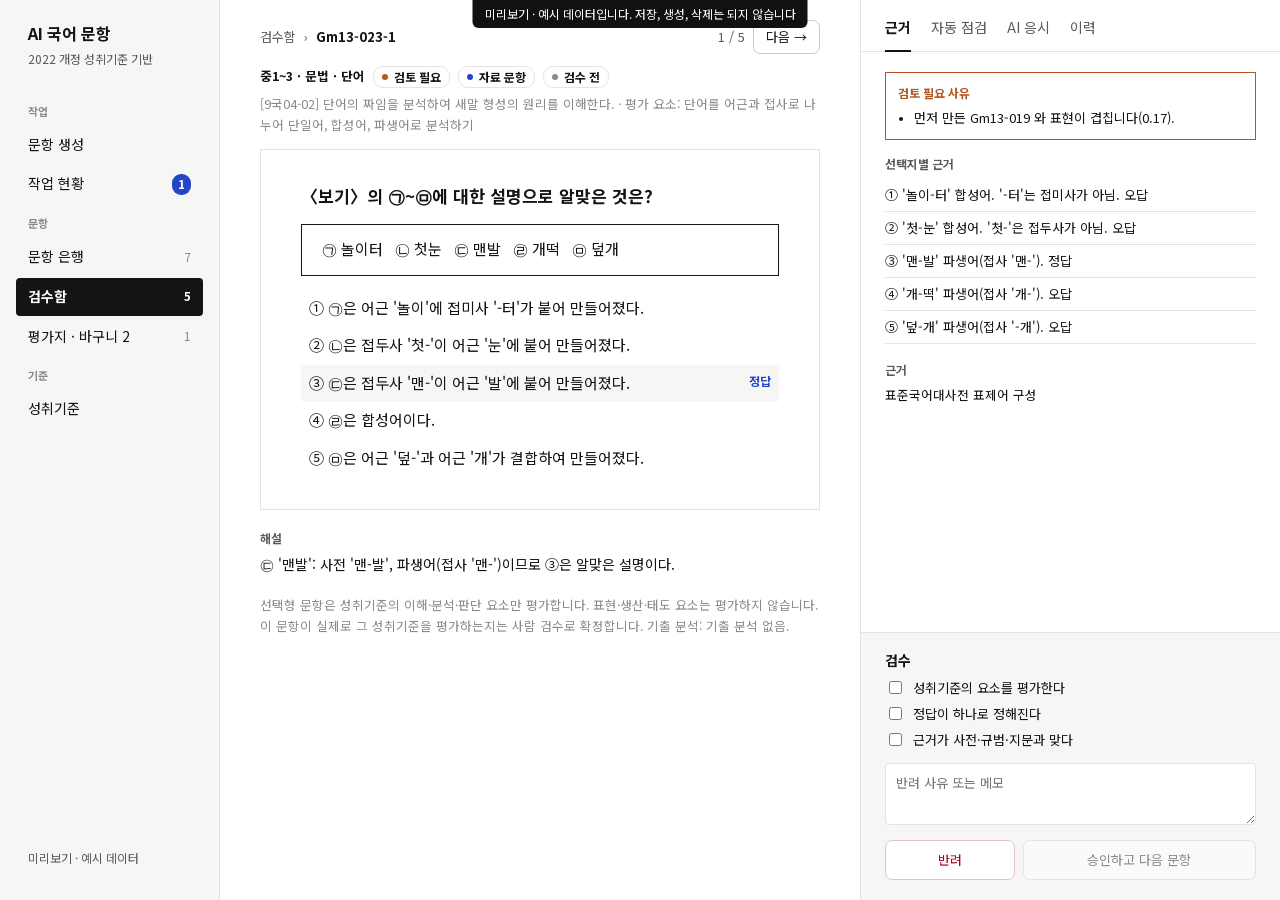
<file: review-Gm13-023-1.html>
<!doctype html>
<html lang="ko">
<head>
<meta charset="utf-8">
<meta name="viewport" content="width=device-width, initial-scale=1">
<title>검수함 · AI 국어 문항 시스템</title>
<link rel="stylesheet" href="app.css">
<!-- 폐쇄망이라 CDN 을 쓰지 않는다. 부분 갱신은 app.js 가 맡고, 폼에는
     action 과 method 를 남겨 스크립트가 없어도 동작하게 둔다. -->
</head>
<body>




<div class="app">
  <nav class="side" aria-label="메뉴">
    <a class="side-brand" href="index.html"><b>AI 국어 문항</b><span>2022 개정 성취기준 기반</span></a>
    <div class="side-g">작업</div>
    <a class="side-i " href="generate.html">문항 생성
    <span class="n "></span></a>
    <a class="side-i " href="work.html">작업 현황
    <span class="n live" id="nav-jobs">1</span></a>
    <div class="side-g">문항</div>
    <a class="side-i " href="index.html">문항 은행
    <span class="n ">7</span></a>
    <a class="side-i on" href="review.html">검수함
    <span class="n ">5</span></a>
    <a class="side-i " href="papers.html">평가지 · 바구니 2
    <span class="n ">1</span></a>
    <div class="side-g">기준</div>
    <a class="side-i " href="standards.html">성취기준
    <span class="n "></span></a>
    <div class="side-foot">미리보기 · 예시 데이터</div>
  </nav>
  <div class="content">
    


<div class="rv">
<div class="rv-main">
  <div class="rv-nav">
    <a class="plain" href="review.html">검수함</a> › <b>Gm13-023-1</b>
    <span class="grow"></span>
    1 / 5
    
    <a class="btn" href="review-Gm13-012-1.html">다음 →</a>
  </div>
  <div class="bar" style="margin:0">
    <b class="sm">중1~3 · 문법 · 단어</b>
    <span class="st review">검토 필요</span>
    <span class="st data">자료 문항</span>
    <span class="st">검수 전</span>
    
  </div>
  <div class="sm muted" style="margin-top:6px">[9국04-02] 단어의 짜임을 분석하여 새말 형성의 원리를 이해한다.
     · 평가 요소: 단어를 어근과 접사로 나누어 단일어, 합성어, 파생어로 분석하기</div>

  <div class="rv-paper">
    
    <p class="qq">〈보기〉의 ㉠~㉤에 대한 설명으로 알맞은 것은?</p>
    <div class="bx">㉠ 놀이터   ㉡ 첫눈   ㉢ 맨발   ㉣ 개떡   ㉤ 덮개</div>
    <ol>
      
      <li class="">① ㉠은 어근 &#39;놀이&#39;에 접미사 &#39;-터&#39;가 붙어 만들어졌다.
        </li>
      
      <li class="">② ㉡은 접두사 &#39;첫-&#39;이 어근 &#39;눈&#39;에 붙어 만들어졌다.
        </li>
      
      <li class="ans">③ ㉢은 접두사 &#39;맨-&#39;이 어근 &#39;발&#39;에 붙어 만들어졌다.
        <span class="tag-a">정답</span></li>
      
      <li class="">④ ㉣은 합성어이다.
        </li>
      
      <li class="">⑤ ㉤은 어근 &#39;덮-&#39;과 어근 &#39;개&#39;가 결합하여 만들어졌다.
        </li>
      
    </ol>
  </div>

  
  <div class="lbl2">해설</div>
  <div>㉢ &#39;맨발&#39;: 사전 &#39;맨-발&#39;, 파생어(접사 &#39;맨-&#39;)이므로 ③은 알맞은 설명이다.</div>
  
  <p class="foot">선택형 문항은 성취기준의 이해·분석·판단 요소만 평가합니다. 표현·생산·태도 요소는 평가하지 않습니다. 이 문항이 실제로 그 성취기준을 평가하는지는 사람 검수로 확정합니다.
    기출 분석: 기출 분석 없음.</p>
</div>

<aside class="rv-side">
  <div class="rv-tabs" role="tablist">
    <button type="button" class="on" onclick="rvTab(this, 'ev')">근거</button>
    <button type="button" onclick="rvTab(this, 'chk')">자동 점검</button>
    <button type="button" onclick="rvTab(this, 'ai')">AI 응시</button>
    <button type="button" onclick="rvTab(this, 'log')">이력</button>
  </div>

  <div class="rv-pane" data-pane="ev">
    
    <div class="rv-warn"><b>검토 필요 사유</b>
      <ul><li>먼저 만든 Gm13-019 와 표현이 겹칩니다(0.17).</li></ul></div>
    
    
    
    <div class="lbl2" style="margin-top:0">선택지별 근거</div>
    <ul class="rv-notes"><li>① &#39;놀이-터&#39; 합성어. &#39;-터&#39;는 접미사가 아님. 오답</li><li>② &#39;첫-눈&#39; 합성어. &#39;첫-&#39;은 접두사가 아님. 오답</li><li>③ &#39;맨-발&#39; 파생어(접사 &#39;맨-&#39;). 정답</li><li>④ &#39;개-떡&#39; 파생어(접사 &#39;개-&#39;). 오답</li><li>⑤ &#39;덮-개&#39; 파생어(접사 &#39;-개&#39;). 오답</li></ul>
    
    <div class="lbl2">근거</div><div class="sm">표준국어대사전 표제어 구성</div>
    
  </div>

  <div class="rv-pane" data-pane="chk" hidden>
    
    <div class="lbl2" style="margin-top:0">다른 모델의 정답 검증</div>
    
      <div class="sm">검증 모델 이 정답을 모른 채 풀어 <b>③</b>을 골랐습니다 ·
        정답과 같음</div>
      
    
    
    
    <div class="lbl2">AI 판정 (점수는 표시만 합니다)</div>
    <dl class="kv">
      
        <dt>성취기준 부합</dt><dd>100</dd>
      
        <dt>유형 목적</dt><dd>100</dd>
      
        <dt>정답 유일성</dt><dd>100</dd>
      
        <dt>오답 매력도</dt><dd>90</dd>
      
        <dt>학년 수준</dt><dd>100</dd>
      
      <dt>종합</dt><dd>적합</dd>
    </dl>
    
    
  </div>

  <div class="rv-pane" data-pane="ai" hidden>
    <div class="lbl2" style="margin-top:0">AI 응시 결과 (학생 정답률이 아닙니다)</div>
    


  
    <p class="muted sm">AI 응시를 하지 않았습니다. 정답이 맞는지도 확인되지
      않은 상태입니다. 목록에서 [선택 AI 응시]로 돌릴 수 있습니다.</p>
  

    <form method="post" action="/jobs/measure" style="margin-top:12px">
      <input type="hidden" name="ids" value="Gm13-023-1">
      <button class="btn" type="submit">AI 응시 돌리기</button>
    </form>
  </div>

  <div class="rv-pane" data-pane="log" hidden>
    <p class="sm muted">첫 시도에 만들었습니다.</p>
    <p class="sm muted">검수: 검수 전 · 생성 2026-10-16 14:40</p>
  </div>

  <form class="rv-foot" method="post" action="/review/decide" id="rvform">
    <input type="hidden" name="id" value="Gm13-023-1">
    <input type="hidden" name="next_id" value="Gm13-012-1">
    <b>검수</b>
    <label><input type="checkbox" class="rvchk" onchange="rvSync()"> 성취기준의 요소를 평가한다</label>
    <label><input type="checkbox" class="rvchk" onchange="rvSync()"> 정답이 하나로 정해진다</label>
    <label><input type="checkbox" class="rvchk" onchange="rvSync()"> 근거가 사전·규범·지문과 맞다</label>
    <textarea name="memo" rows="2" placeholder="반려 사유 또는 메모" aria-label="메모"></textarea>
    <div class="rv-act">
      <button class="btn danger rj" type="submit" name="decision" value="rejected">반려</button>
      <button class="btn primary ap" type="submit" name="decision" value="approved" id="apbtn" disabled
              title="세 가지를 확인하면 누를 수 있습니다">승인하고 다음 문항</button>
    </div>
    
  </form>
</aside>
</div>
<script>
function rvTab(btn, pane) {
  document.querySelectorAll('.rv-tabs button').forEach(b => b.classList.toggle('on', b === btn));
  document.querySelectorAll('.rv-pane').forEach(p => { p.hidden = p.dataset.pane !== pane; });
}
/* 세 가지를 확인해야 승인할 수 있다. 반려는 언제든 된다 */
function rvSync() {
  const all = [...document.querySelectorAll('.rvchk')];
  document.getElementById('apbtn').disabled = !all.every(c => c.checked);
}
</script>


  </div>
</div>

<!-- 작업 목록은 보이지 않게 읽어 두고 메뉴의 숫자와 화면 갱신에만 쓴다 -->
<div id="joblist" hidden></div>

<div id="modal-back" class="modal-back" hidden onclick="closeModal(event)">
  <div class="modal" onclick="event.stopPropagation()">
    <button class="modal-x" onclick="closeModal()" aria-label="닫기">✕</button>
    <div id="modal"></div>
  </div>
</div>

<script src="app.js"></script>

<div style="position:fixed;left:50%;top:0;transform:translateX(-50%);z-index:2000;background:#111;color:#fff;
  font-size:12px;padding:4px 12px;border-radius:0 0 6px 6px">미리보기 · 예시 데이터입니다. 저장, 생성, 삭제는 되지 않습니다</div>
<script>
/* 정적 미리보기: 서버 조각은 미리 뽑아 둔 것으로 답하고, 쓰기는 막는다 */
const FRAG = {"/jobs": "\n<div id=\"job-sum\" hidden\n     data-run=\"1\" data-q=\"0\"\n     data-done=\"2\" data-fail=\"0\"\n     data-total=\"3\"><\/div>\n\n\n  \n\n  \n    \n    \n    \n    <div class=\"job running\" data-id=\"36\">\n      <span class=\"job-s\">진행중<\/span>\n\n      <span class=\"job-t\">문항 생성 · 중1~3 문법 3문항 x 4<\/span>\n\n      <span class=\"job-p\">7/12 AI판정<\/span>\n\n      <span class=\"job-x\">\n        \n          \n          <form method=\"post\" action=\"/jobs/36/cancel\" class=\"inline\"\n                onsubmit=\"event.preventDefault(); jobPost(this)\">\n            <button class=\"btn xs\" type=\"submit\" \n                    title=\"다음 단계로 넘어갈 때 멈춥니다\">중단<\/button>\n          <\/form>\n        \n      <\/span>\n\n      \n    <\/div>\n  \n    \n    \n    \n    <a class=\"job done go\" data-id=\"35\" href=\"index.html\" title=\"눌러서 결과 보기\">\n      <span class=\"job-s\">완료<\/span>\n\n      <span class=\"job-t\">문항 생성 · 중1~3 문법 1문항 x 4<\/span>\n\n      <span class=\"job-p\"><\/span>\n\n      <span class=\"job-x\">\n        \n          <span class=\"job-go\">보기 ›<\/span>\n        \n      <\/span>\n\n      \n    <\/a>\n  \n    \n    \n    \n    <a class=\"job done go\" data-id=\"32\" href=\"index.html\" title=\"눌러서 결과 보기\">\n      <span class=\"job-s\">완료<\/span>\n\n      <span class=\"job-t\">문항 생성 · 중1~3 문법 1문항 x 4<\/span>\n\n      <span class=\"job-p\"><\/span>\n\n      <span class=\"job-x\">\n        \n          <span class=\"job-go\">보기 ›<\/span>\n        \n      <\/span>\n\n      \n    <\/a>\n  \n\n  \n    <form method=\"post\" action=\"/jobs/clear\" class=\"inline\"\n          onsubmit=\"event.preventDefault(); jobPost(this)\">\n      <button class=\"btn xs\" type=\"submit\">끝난 작업 지우기<\/button>\n    <\/form>\n  \n", "/work": "\n\n\n\n<div class=\"work\">\n<div class=\"page\">\n  <div class=\"page-h\">\n    <div class=\"grow\"><h1>작업 현황<\/h1>\n      <div class=\"sub\">동시 생성 2 · 최근 1시간 한도 초과(429) 0회<\/div><\/div>\n    \n    <form method=\"post\" action=\"/jobs/clear\" class=\"inline\"><button class=\"btn\" type=\"submit\">끝난 작업 지우기<\/button><\/form>\n    \n  <\/div>\n\n  \n\n  \n  \n  <div class=\"jcard \">\n    <div class=\"jcard-h\">\n      <span class=\"live\">진행 중<\/span>\n      <b>#36 · 문항 생성 · 중1~3 문법 3문항 x 4<\/b>\n      <span class=\"grow\"><\/span>\n      <span class=\"sm muted\">7 / 12 · 1분 42초 경과<\/span>\n      <form method=\"post\" action=\"/jobs/36/cancel\" class=\"inline\">\n        <button class=\"btn danger\" type=\"submit\" \n                title=\"다음 단계로 넘어갈 때 멈춥니다\">중단<\/button>\n      <\/form>\n    <\/div>\n    <div class=\"pbar\"><i style=\"width:58%\"><\/i><\/div>\n    \n    <table class=\"sgrid\">\n      <thead><tr><th style=\"width:80px\">문항<\/th><th>문항생성<\/th><th>구조검증<\/th><th>AI판정<\/th><th>AI응시<\/th><th>해설작성<\/th><th>상태<\/th><\/tr><\/thead>\n      <tbody>\n      \n      \n      \n      <tr>\n        <td>8 / 12<\/td>\n        \n          \n            <td><span class=\"dot done\"><\/span>10초<\/td>\n          \n        \n          \n            <td><span class=\"dot \"><\/span><\/td>\n          \n        \n          \n            <td><span class=\"dot done\"><\/span>6초<\/td>\n          \n        \n          \n            <td><span class=\"dot done\"><\/span>9초<\/td>\n          \n        \n          \n            <td><span class=\"dot \"><\/span><\/td>\n          \n        \n        <td><span class=\"st passed\">자동 점검 통과<\/span>\n             <span class=\"sm muted\">25초<\/span>\n          <\/td>\n      <\/tr>\n      \n      \n      \n      <tr>\n        <td>9 / 12<\/td>\n        \n          <td><span class=\"dot done\"><\/span><\/td>\n          \n        \n          <td><span class=\"dot done\"><\/span><\/td>\n          \n        \n          <td class=\"cur-t\"><span class=\"dot cur\"><\/span>진행 중<\/td>\n          \n        \n          <td><span class=\"dot\"><\/span><\/td>\n        \n          <td><span class=\"dot\"><\/span><\/td>\n        \n        <td>AI판정<\/td>\n      <\/tr>\n      \n      \n      \n      <tr>\n        <td>10 / 12<\/td>\n        \n          <td class=\"cur-t\"><span class=\"dot cur\"><\/span>진행 중<\/td>\n          \n        \n          <td><span class=\"dot\"><\/span><\/td>\n        \n          <td><span class=\"dot\"><\/span><\/td>\n        \n          <td><span class=\"dot\"><\/span><\/td>\n        \n          <td><span class=\"dot\"><\/span><\/td>\n        \n        <td>문항생성<\/td>\n      <\/tr>\n      \n      <\/tbody>\n    <\/table>\n    \n  <\/div>\n  \n\n  \n  <div class=\"lbl2\">끝난 작업<\/div>\n  <table class=\"tbl2\">\n    <thead><tr><th style=\"width:56px\">번호<\/th><th>내용<\/th><th style=\"width:70px\">만듦<\/th>\n      <th style=\"width:80px\">검토 필요<\/th><th style=\"width:60px\">실패<\/th><th style=\"width:90px\">소요<\/th>\n      <th style=\"width:80px\">429 대기<\/th><th style=\"width:110px\"><\/th><\/tr><\/thead>\n    <tbody>\n    \n    \n    <tr>\n      <td class=\"id\">#35<\/td>\n      <td class=\"q\" title=\"문항 생성 · 중1~3 문법 1문항 x 4\">문항 생성 · 중1~3 문법 1문항 x 4\n        \n        <\/td>\n      <td>4<\/td>\n      <td>0<\/td>\n      <td>0<\/td>\n      <td>22초<\/td>\n      <td class=\"\">0초<\/td>\n      <td><a class=\"btn xs\" href=\"index.html\">결과 보기<\/a>\n        <\/td>\n    <\/tr>\n    \n    \n    <tr>\n      <td class=\"id\">#32<\/td>\n      <td class=\"q\" title=\"문항 생성 · 중1~3 문법 1문항 x 4\">문항 생성 · 중1~3 문법 1문항 x 4\n        \n        <\/td>\n      <td>4<\/td>\n      <td>0<\/td>\n      <td>0<\/td>\n      <td>6분 7초<\/td>\n      <td class=\"warn-n\">360초<\/td>\n      <td><a class=\"btn xs\" href=\"index.html\">결과 보기<\/a>\n        <\/td>\n    <\/tr>\n    \n    <\/tbody>\n  <\/table>\n  \n<\/div>\n\n<aside class=\"work-side\">\n  <b style=\"font-size:16px\">단계별 평균 소요<\/b>\n  <div class=\"sm muted\">최근 20세트 기준<\/div>\n  \n  <div class=\"meter\"><div class=\"h\">문항생성<b>18초<\/b><\/div>\n    <div class=\"b\"><i style=\"width:100%\"><\/i><\/div><\/div>\n  \n  <div class=\"meter\"><div class=\"h\">구조검증<b>0초<\/b><\/div>\n    <div class=\"b\"><i style=\"width:0%\"><\/i><\/div><\/div>\n  \n  <div class=\"meter\"><div class=\"h\">AI판정<b>9초<\/b><\/div>\n    <div class=\"b\"><i style=\"width:50%\"><\/i><\/div><\/div>\n  \n  <div class=\"meter\"><div class=\"h\">AI응시<b>0초<\/b><\/div>\n    <div class=\"b\"><i style=\"width:0%\"><\/i><\/div><\/div>\n  \n  <div class=\"meter\"><div class=\"h\">해설작성<b>0초<\/b><\/div>\n    <div class=\"b\"><i style=\"width:0%\"><\/i><\/div><\/div>\n  \n  <div style=\"border-top:1px solid var(--line);margin-top:16px;padding-top:12px\">\n    <b>게이트웨이 (최근 1시간)<\/b>\n    <dl class=\"kv\" style=\"grid-template-columns:1fr auto\">\n      <dt>호출 수<\/dt><dd>0회<\/dd>\n      <dt>호출 시간 합<\/dt><dd>0초<\/dd>\n      <dt>한도 초과(429)<\/dt><dd>0회 · 대기 6분 0초<\/dd>\n      <dt>동시 생성<\/dt><dd>2 (AIKOR_PARALLEL)<\/dd>\n    <\/dl>\n    <p class=\"sm muted\">호출 기록은 작업이 끝날 때 남습니다. 동시에 돈 작업이 있으면 서로의 몫이 섞일 수 있습니다.<\/p>\n  <\/div>\n<\/aside>\n<\/div>", "/items/Gm13-024-1/preview": "\n\n<div class=\"page-h\" style=\"margin:0 0 6px\">\n  <b>Gm13-024-1<\/b>\n  <span class=\"st passed\">자동 점검 통과<\/span>\n  <span class=\"st data\">자료 문항<\/span>\n  \n<\/div>\n<div class=\"sm muted\">중1~3 문법 · 단어<\/div>\n<div class=\"sm muted\">[9국04-02] 단어의 짜임을 분석하여 새말 형성의 원리를 이해한다.<\/div>\n\n<div class=\"paperq\">\n  \n  <p class=\"qq\">〈보기〉의 ㉠~㉤에 대한 설명으로 알맞은 것은?<\/p>\n  <div class=\"bx\">㉠ 맨발   ㉡ 첫눈   ㉢ 볶음밥   ㉣ 지우개   ㉤ 풋고추<\/div>\n  <ol>\n    \n    <li class=\"\">① ㉠은 어근 &#39;맨&#39;과 어근 &#39;발&#39;이 결합하여 만들어졌다.<\/li>\n    \n    <li class=\"\">② ㉡은 접두사 &#39;첫-&#39;이 어근 &#39;눈&#39;에 붙어 만들어졌다.<\/li>\n    \n    <li class=\"ans\">③ ㉢은 합성어이다.<\/li>\n    \n    <li class=\"\">④ ㉣은 합성어이다.<\/li>\n    \n    <li class=\"\">⑤ ㉤은 어근 &#39;풋&#39;과 어근 &#39;고추&#39;가 결합하여 만들어졌다.<\/li>\n    \n  <\/ol>\n<\/div>\n\n<div class=\"lbl2\">검증 요약<\/div>\n<dl class=\"kv\">\n  <dt>정답 근거<\/dt><dd>표준국어대사전 표제어 구성<\/dd>\n  <dt>다른 모델 풀이<\/dt><dd>③ 선택 · 정답과 같음<\/dd>\n  <dt>AI 판정<\/dt><dd>성취기준 부합 100 · 오답 매력도 90<\/dd>\n  <dt>AI 응시<\/dt><dd>하지 않음<\/dd>\n  \n<\/dl>\n\n<div class=\"bar\" style=\"margin-top:16px\">\n  <a class=\"btn primary\" href=\"review-Gm13-024-1.html\">검수 열기<\/a>\n  <form method=\"post\" action=\"/cart/add\" class=\"inline\">\n    <input type=\"hidden\" name=\"ids\" value=\"Gm13-024-1\">\n    <button class=\"btn\" type=\"submit\">바구니에 담기<\/button>\n  <\/form>\n  \n    <button class=\"btn danger\" onclick=\"openModal('/confirm/delete?ids=Gm13-024-1')\">삭제<\/button>\n  \n<\/div>", "/items/Gm13-024-1": "\n\n<div class=\"page-h\" style=\"margin:0 0 6px\">\n  <b>Gm13-024-1<\/b>\n  <span class=\"st passed\">자동 점검 통과<\/span>\n  <span class=\"st data\">자료 문항<\/span>\n  \n<\/div>\n<div class=\"sm muted\">중1~3 문법 · 단어<\/div>\n<div class=\"sm muted\">[9국04-02] 단어의 짜임을 분석하여 새말 형성의 원리를 이해한다.<\/div>\n\n<div class=\"paperq\">\n  \n  <p class=\"qq\">〈보기〉의 ㉠~㉤에 대한 설명으로 알맞은 것은?<\/p>\n  <div class=\"bx\">㉠ 맨발   ㉡ 첫눈   ㉢ 볶음밥   ㉣ 지우개   ㉤ 풋고추<\/div>\n  <ol>\n    \n    <li class=\"\">① ㉠은 어근 &#39;맨&#39;과 어근 &#39;발&#39;이 결합하여 만들어졌다.<\/li>\n    \n    <li class=\"\">② ㉡은 접두사 &#39;첫-&#39;이 어근 &#39;눈&#39;에 붙어 만들어졌다.<\/li>\n    \n    <li class=\"ans\">③ ㉢은 합성어이다.<\/li>\n    \n    <li class=\"\">④ ㉣은 합성어이다.<\/li>\n    \n    <li class=\"\">⑤ ㉤은 어근 &#39;풋&#39;과 어근 &#39;고추&#39;가 결합하여 만들어졌다.<\/li>\n    \n  <\/ol>\n<\/div>\n\n<div class=\"lbl2\">검증 요약<\/div>\n<dl class=\"kv\">\n  <dt>정답 근거<\/dt><dd>표준국어대사전 표제어 구성<\/dd>\n  <dt>다른 모델 풀이<\/dt><dd>③ 선택 · 정답과 같음<\/dd>\n  <dt>AI 판정<\/dt><dd>성취기준 부합 100 · 오답 매력도 90<\/dd>\n  <dt>AI 응시<\/dt><dd>하지 않음<\/dd>\n  \n<\/dl>\n\n<div class=\"bar\" style=\"margin-top:16px\">\n  <a class=\"btn primary\" href=\"review-Gm13-024-1.html\">검수 열기<\/a>\n  <form method=\"post\" action=\"/cart/add\" class=\"inline\">\n    <input type=\"hidden\" name=\"ids\" value=\"Gm13-024-1\">\n    <button class=\"btn\" type=\"submit\">바구니에 담기<\/button>\n  <\/form>\n  \n    <button class=\"btn danger\" onclick=\"openModal('/confirm/delete?ids=Gm13-024-1')\">삭제<\/button>\n  \n<\/div>", "/items/Gm13-023-1/preview": "\n\n<div class=\"page-h\" style=\"margin:0 0 6px\">\n  <b>Gm13-023-1<\/b>\n  <span class=\"st review\">검토 필요<\/span>\n  <span class=\"st data\">자료 문항<\/span>\n  \n<\/div>\n<div class=\"sm muted\">중1~3 문법 · 단어<\/div>\n<div class=\"sm muted\">[9국04-02] 단어의 짜임을 분석하여 새말 형성의 원리를 이해한다.<\/div>\n\n<div class=\"paperq\">\n  \n  <p class=\"qq\">〈보기〉의 ㉠~㉤에 대한 설명으로 알맞은 것은?<\/p>\n  <div class=\"bx\">㉠ 놀이터   ㉡ 첫눈   ㉢ 맨발   ㉣ 개떡   ㉤ 덮개<\/div>\n  <ol>\n    \n    <li class=\"\">① ㉠은 어근 &#39;놀이&#39;에 접미사 &#39;-터&#39;가 붙어 만들어졌다.<\/li>\n    \n    <li class=\"\">② ㉡은 접두사 &#39;첫-&#39;이 어근 &#39;눈&#39;에 붙어 만들어졌다.<\/li>\n    \n    <li class=\"ans\">③ ㉢은 접두사 &#39;맨-&#39;이 어근 &#39;발&#39;에 붙어 만들어졌다.<\/li>\n    \n    <li class=\"\">④ ㉣은 합성어이다.<\/li>\n    \n    <li class=\"\">⑤ ㉤은 어근 &#39;덮-&#39;과 어근 &#39;개&#39;가 결합하여 만들어졌다.<\/li>\n    \n  <\/ol>\n<\/div>\n\n<div class=\"lbl2\">검증 요약<\/div>\n<dl class=\"kv\">\n  <dt>정답 근거<\/dt><dd>표준국어대사전 표제어 구성<\/dd>\n  <dt>다른 모델 풀이<\/dt><dd>③ 선택 · 정답과 같음<\/dd>\n  <dt>AI 판정<\/dt><dd>성취기준 부합 100 · 오답 매력도 90<\/dd>\n  <dt>AI 응시<\/dt><dd>하지 않음<\/dd>\n  \n<\/dl>\n\n<div class=\"bar\" style=\"margin-top:16px\">\n  <a class=\"btn primary\" href=\"review-Gm13-023-1.html\">검수 열기<\/a>\n  <form method=\"post\" action=\"/cart/add\" class=\"inline\">\n    <input type=\"hidden\" name=\"ids\" value=\"Gm13-023-1\">\n    <button class=\"btn\" type=\"submit\">바구니에 담기<\/button>\n  <\/form>\n  \n    <button class=\"btn danger\" onclick=\"openModal('/confirm/delete?ids=Gm13-023-1')\">삭제<\/button>\n  \n<\/div>", "/items/Gm13-023-1": "\n\n<div class=\"page-h\" style=\"margin:0 0 6px\">\n  <b>Gm13-023-1<\/b>\n  <span class=\"st review\">검토 필요<\/span>\n  <span class=\"st data\">자료 문항<\/span>\n  \n<\/div>\n<div class=\"sm muted\">중1~3 문법 · 단어<\/div>\n<div class=\"sm muted\">[9국04-02] 단어의 짜임을 분석하여 새말 형성의 원리를 이해한다.<\/div>\n\n<div class=\"paperq\">\n  \n  <p class=\"qq\">〈보기〉의 ㉠~㉤에 대한 설명으로 알맞은 것은?<\/p>\n  <div class=\"bx\">㉠ 놀이터   ㉡ 첫눈   ㉢ 맨발   ㉣ 개떡   ㉤ 덮개<\/div>\n  <ol>\n    \n    <li class=\"\">① ㉠은 어근 &#39;놀이&#39;에 접미사 &#39;-터&#39;가 붙어 만들어졌다.<\/li>\n    \n    <li class=\"\">② ㉡은 접두사 &#39;첫-&#39;이 어근 &#39;눈&#39;에 붙어 만들어졌다.<\/li>\n    \n    <li class=\"ans\">③ ㉢은 접두사 &#39;맨-&#39;이 어근 &#39;발&#39;에 붙어 만들어졌다.<\/li>\n    \n    <li class=\"\">④ ㉣은 합성어이다.<\/li>\n    \n    <li class=\"\">⑤ ㉤은 어근 &#39;덮-&#39;과 어근 &#39;개&#39;가 결합하여 만들어졌다.<\/li>\n    \n  <\/ol>\n<\/div>\n\n<div class=\"lbl2\">검증 요약<\/div>\n<dl class=\"kv\">\n  <dt>정답 근거<\/dt><dd>표준국어대사전 표제어 구성<\/dd>\n  <dt>다른 모델 풀이<\/dt><dd>③ 선택 · 정답과 같음<\/dd>\n  <dt>AI 판정<\/dt><dd>성취기준 부합 100 · 오답 매력도 90<\/dd>\n  <dt>AI 응시<\/dt><dd>하지 않음<\/dd>\n  \n<\/dl>\n\n<div class=\"bar\" style=\"margin-top:16px\">\n  <a class=\"btn primary\" href=\"review-Gm13-023-1.html\">검수 열기<\/a>\n  <form method=\"post\" action=\"/cart/add\" class=\"inline\">\n    <input type=\"hidden\" name=\"ids\" value=\"Gm13-023-1\">\n    <button class=\"btn\" type=\"submit\">바구니에 담기<\/button>\n  <\/form>\n  \n    <button class=\"btn danger\" onclick=\"openModal('/confirm/delete?ids=Gm13-023-1')\">삭제<\/button>\n  \n<\/div>", "/items/Gm13-018-1/preview": "\n\n<div class=\"page-h\" style=\"margin:0 0 6px\">\n  <b>Gm13-018-1<\/b>\n  <span class=\"st approved\">승인<\/span>\n  <span class=\"st data\">자료 문항<\/span>\n  \n<\/div>\n<div class=\"sm muted\">중1~3 문법 · 문장<\/div>\n<div class=\"sm muted\">[9국04-04] 문장의 짜임을 이해하고 표현 효과를 고려하여 문장을 구성한다.<\/div>\n\n<div class=\"paperq\">\n  \n  <p class=\"qq\">〈보기〉의 ㉠~㉤에 대한 설명으로 알맞은 것은?<\/p>\n  <div class=\"bx\">㉠ 할아버지는 마음이 따뜻하시다.\n㉡ 내가 어제 읽은 책은 무척 재미있었다.\n㉢ 눈이 많이 내리면 학교가 쉰다.\n㉣ 할머니께서 시골에서 감자와 고구마를 보내셨다.\n㉤ 주말에 우리는 영화를 보거나 산책을 한다.<\/div>\n  <ol>\n    \n    <li class=\"\">① ㉣은 겹문장이다.<\/li>\n    \n    <li class=\"\">② ㉡은 명사절을 안은 문장이다.<\/li>\n    \n    <li class=\"ans\">③ ㉠은 서술절을 안은 문장이다.<\/li>\n    \n    <li class=\"\">④ ㉤은 종속적으로 이어진 문장이다.<\/li>\n    \n    <li class=\"\">⑤ ㉢은 대등하게 이어진 문장이다.<\/li>\n    \n  <\/ol>\n<\/div>\n\n<div class=\"lbl2\">검증 요약<\/div>\n<dl class=\"kv\">\n  <dt>정답 근거<\/dt><dd>문장의 짜임(학교 문법)<\/dd>\n  <dt>다른 모델 풀이<\/dt><dd>③ 선택 · 정답과 같음<\/dd>\n  <dt>AI 판정<\/dt><dd>성취기준 부합 100 · 오답 매력도 90<\/dd>\n  <dt>AI 응시<\/dt><dd>하지 않음<\/dd>\n  \n<\/dl>\n\n<div class=\"bar\" style=\"margin-top:16px\">\n  <a class=\"btn primary\" href=\"review-Gm13-018-1.html\">검수 열기<\/a>\n  <form method=\"post\" action=\"/cart/add\" class=\"inline\">\n    <input type=\"hidden\" name=\"ids\" value=\"Gm13-018-1\">\n    <button class=\"btn\" type=\"submit\">바구니에 담기<\/button>\n  <\/form>\n  \n    <button class=\"btn danger\" onclick=\"openModal('/confirm/delete?ids=Gm13-018-1')\">삭제<\/button>\n  \n<\/div>", "/items/Gm13-018-1": "\n\n<div class=\"page-h\" style=\"margin:0 0 6px\">\n  <b>Gm13-018-1<\/b>\n  <span class=\"st approved\">승인<\/span>\n  <span class=\"st data\">자료 문항<\/span>\n  \n<\/div>\n<div class=\"sm muted\">중1~3 문법 · 문장<\/div>\n<div class=\"sm muted\">[9국04-04] 문장의 짜임을 이해하고 표현 효과를 고려하여 문장을 구성한다.<\/div>\n\n<div class=\"paperq\">\n  \n  <p class=\"qq\">〈보기〉의 ㉠~㉤에 대한 설명으로 알맞은 것은?<\/p>\n  <div class=\"bx\">㉠ 할아버지는 마음이 따뜻하시다.\n㉡ 내가 어제 읽은 책은 무척 재미있었다.\n㉢ 눈이 많이 내리면 학교가 쉰다.\n㉣ 할머니께서 시골에서 감자와 고구마를 보내셨다.\n㉤ 주말에 우리는 영화를 보거나 산책을 한다.<\/div>\n  <ol>\n    \n    <li class=\"\">① ㉣은 겹문장이다.<\/li>\n    \n    <li class=\"\">② ㉡은 명사절을 안은 문장이다.<\/li>\n    \n    <li class=\"ans\">③ ㉠은 서술절을 안은 문장이다.<\/li>\n    \n    <li class=\"\">④ ㉤은 종속적으로 이어진 문장이다.<\/li>\n    \n    <li class=\"\">⑤ ㉢은 대등하게 이어진 문장이다.<\/li>\n    \n  <\/ol>\n<\/div>\n\n<div class=\"lbl2\">검증 요약<\/div>\n<dl class=\"kv\">\n  <dt>정답 근거<\/dt><dd>문장의 짜임(학교 문법)<\/dd>\n  <dt>다른 모델 풀이<\/dt><dd>③ 선택 · 정답과 같음<\/dd>\n  <dt>AI 판정<\/dt><dd>성취기준 부합 100 · 오답 매력도 90<\/dd>\n  <dt>AI 응시<\/dt><dd>하지 않음<\/dd>\n  \n<\/dl>\n\n<div class=\"bar\" style=\"margin-top:16px\">\n  <a class=\"btn primary\" href=\"review-Gm13-018-1.html\">검수 열기<\/a>\n  <form method=\"post\" action=\"/cart/add\" class=\"inline\">\n    <input type=\"hidden\" name=\"ids\" value=\"Gm13-018-1\">\n    <button class=\"btn\" type=\"submit\">바구니에 담기<\/button>\n  <\/form>\n  \n    <button class=\"btn danger\" onclick=\"openModal('/confirm/delete?ids=Gm13-018-1')\">삭제<\/button>\n  \n<\/div>", "/items/Gh23-004-1/preview": "\n\n<div class=\"page-h\" style=\"margin:0 0 6px\">\n  <b>Gh23-004-1<\/b>\n  <span class=\"st passed\">자동 점검 통과<\/span>\n  <span class=\"st data\">자료 문항<\/span>\n  \n<\/div>\n<div class=\"sm muted\">고2~3 문법 · 문장<\/div>\n<div class=\"sm muted\">[12화언01-03] 품사와 문장 구조에 대한 지식을 활용하여 언어 자료를 분석하고 설명한다.<\/div>\n\n<div class=\"paperq\">\n  \n  <p class=\"qq\">〈보기〉의 ㉠~㉤에 대해 탐구한 내용으로 적절한 것은?<\/p>\n  <div class=\"bx\">㉠ 내가 어제 읽은 책은 재미있었지만 결말이 아쉬웠다.\n㉡ 비가 오는 소리가 들려서 나는 창문을 닫았다.\n㉢ 나는 그가 범인임을 알았지만 아무에게도 말하지 않았다.\n㉣ 민지는 &#34;같이 가자.&#34;라고 외쳤지만 아무도 대답하지 않았다.\n㉤ 동생이 상을 받았음이 알려져서 온 가족이 기뻐했다.<\/div>\n  <ol>\n    \n    <li class=\"\">① ㉠은 관형절 &#39;내가 어제 읽은&#39;에는 생략된 성분이 없고, 앞 절과 뒤 절이 대등하게 이어져 있다.<\/li>\n    \n    <li class=\"ans\">② ㉡은 관형절 &#39;비가 오는&#39;에는 생략된 성분이 없고, 연결 어미 &#39;-어서&#39;가 앞뒤 절을 &#39;원인&#39;의 관계로 잇는다.<\/li>\n    \n    <li class=\"\">③ ㉢은 명사절 &#39;그가 범인임&#39;이 주어의 구실을 하고, 연결 어미 &#39;-지만&#39;이 앞뒤 절을 &#39;대조&#39;의 관계로 잇는다.<\/li>\n    \n    <li class=\"\">④ ㉣은 인용 조사 &#39;라고&#39;를 써서 남의 말을 간접 인용하였고, 앞 절과 뒤 절이 대등하게 이어져 있다.<\/li>\n    \n    <li class=\"\">⑤ ㉤은 명사절 &#39;동생이 상을 받았음&#39;이 주어의 구실을 하고, 앞 절과 뒤 절이 대등하게 이어져 있다.<\/li>\n    \n  <\/ol>\n<\/div>\n\n<div class=\"lbl2\">검증 요약<\/div>\n<dl class=\"kv\">\n  <dt>정답 근거<\/dt><dd>문장 구조(학교 문법)<\/dd>\n  <dt>다른 모델 풀이<\/dt><dd>② 선택 · 정답과 같음<\/dd>\n  <dt>AI 판정<\/dt><dd>성취기준 부합 100 · 오답 매력도 90<\/dd>\n  <dt>AI 응시<\/dt><dd>하지 않음<\/dd>\n  \n<\/dl>\n\n<div class=\"bar\" style=\"margin-top:16px\">\n  <a class=\"btn primary\" href=\"review-Gh23-004-1.html\">검수 열기<\/a>\n  <form method=\"post\" action=\"/cart/add\" class=\"inline\">\n    <input type=\"hidden\" name=\"ids\" value=\"Gh23-004-1\">\n    <button class=\"btn\" type=\"submit\">바구니에 담기<\/button>\n  <\/form>\n  \n    <button class=\"btn danger\" onclick=\"openModal('/confirm/delete?ids=Gh23-004-1')\">삭제<\/button>\n  \n<\/div>", "/items/Gh23-004-1": "\n\n<div class=\"page-h\" style=\"margin:0 0 6px\">\n  <b>Gh23-004-1<\/b>\n  <span class=\"st passed\">자동 점검 통과<\/span>\n  <span class=\"st data\">자료 문항<\/span>\n  \n<\/div>\n<div class=\"sm muted\">고2~3 문법 · 문장<\/div>\n<div class=\"sm muted\">[12화언01-03] 품사와 문장 구조에 대한 지식을 활용하여 언어 자료를 분석하고 설명한다.<\/div>\n\n<div class=\"paperq\">\n  \n  <p class=\"qq\">〈보기〉의 ㉠~㉤에 대해 탐구한 내용으로 적절한 것은?<\/p>\n  <div class=\"bx\">㉠ 내가 어제 읽은 책은 재미있었지만 결말이 아쉬웠다.\n㉡ 비가 오는 소리가 들려서 나는 창문을 닫았다.\n㉢ 나는 그가 범인임을 알았지만 아무에게도 말하지 않았다.\n㉣ 민지는 &#34;같이 가자.&#34;라고 외쳤지만 아무도 대답하지 않았다.\n㉤ 동생이 상을 받았음이 알려져서 온 가족이 기뻐했다.<\/div>\n  <ol>\n    \n    <li class=\"\">① ㉠은 관형절 &#39;내가 어제 읽은&#39;에는 생략된 성분이 없고, 앞 절과 뒤 절이 대등하게 이어져 있다.<\/li>\n    \n    <li class=\"ans\">② ㉡은 관형절 &#39;비가 오는&#39;에는 생략된 성분이 없고, 연결 어미 &#39;-어서&#39;가 앞뒤 절을 &#39;원인&#39;의 관계로 잇는다.<\/li>\n    \n    <li class=\"\">③ ㉢은 명사절 &#39;그가 범인임&#39;이 주어의 구실을 하고, 연결 어미 &#39;-지만&#39;이 앞뒤 절을 &#39;대조&#39;의 관계로 잇는다.<\/li>\n    \n    <li class=\"\">④ ㉣은 인용 조사 &#39;라고&#39;를 써서 남의 말을 간접 인용하였고, 앞 절과 뒤 절이 대등하게 이어져 있다.<\/li>\n    \n    <li class=\"\">⑤ ㉤은 명사절 &#39;동생이 상을 받았음&#39;이 주어의 구실을 하고, 앞 절과 뒤 절이 대등하게 이어져 있다.<\/li>\n    \n  <\/ol>\n<\/div>\n\n<div class=\"lbl2\">검증 요약<\/div>\n<dl class=\"kv\">\n  <dt>정답 근거<\/dt><dd>문장 구조(학교 문법)<\/dd>\n  <dt>다른 모델 풀이<\/dt><dd>② 선택 · 정답과 같음<\/dd>\n  <dt>AI 판정<\/dt><dd>성취기준 부합 100 · 오답 매력도 90<\/dd>\n  <dt>AI 응시<\/dt><dd>하지 않음<\/dd>\n  \n<\/dl>\n\n<div class=\"bar\" style=\"margin-top:16px\">\n  <a class=\"btn primary\" href=\"review-Gh23-004-1.html\">검수 열기<\/a>\n  <form method=\"post\" action=\"/cart/add\" class=\"inline\">\n    <input type=\"hidden\" name=\"ids\" value=\"Gh23-004-1\">\n    <button class=\"btn\" type=\"submit\">바구니에 담기<\/button>\n  <\/form>\n  \n    <button class=\"btn danger\" onclick=\"openModal('/confirm/delete?ids=Gh23-004-1')\">삭제<\/button>\n  \n<\/div>", "/items/Ge34-007-1/preview": "\n\n<div class=\"page-h\" style=\"margin:0 0 6px\">\n  <b>Ge34-007-1<\/b>\n  <span class=\"st approved\">승인<\/span>\n  <span class=\"st data\">자료 문항<\/span>\n  \n<\/div>\n<div class=\"sm muted\">초3~4 문법 · 담화<\/div>\n<div class=\"sm muted\">[4국04-04] 글과 담화에 쓰인 높임 표현과 지시⋅접속 표현을 이해하고 상황에 맞게 표현한다.<\/div>\n\n<div class=\"paperq\">\n  \n  <p class=\"qq\">〈보기〉의 상황에서 높임 표현을 바르게 쓴 문장은 무엇인가요?<\/p>\n  <div class=\"bx\">민지는 주말에 할머니 댁에 가서 하루를 지냈습니다. 그날 있었던 일을 일기로 썼습니다. (문장 속 &#39;나&#39; 는 민지입니다.)<\/div>\n  <ol>\n    \n    <li class=\"\">① 나는 저녁을 먹고 일찍 주무셨다.<\/li>\n    \n    <li class=\"ans\">② 할머니께서 마당에 계셨다.<\/li>\n    \n    <li class=\"\">③ 할머니께서 잘 왔다고 말했다.<\/li>\n    \n    <li class=\"\">④ 할머니께서 나에게 용돈을 드렸다.<\/li>\n    \n  <\/ol>\n<\/div>\n\n<div class=\"lbl2\">검증 요약<\/div>\n<dl class=\"kv\">\n  <dt>정답 근거<\/dt><dd>표준국어대사전 높임말<\/dd>\n  <dt>다른 모델 풀이<\/dt><dd>② 선택 · 정답과 같음<\/dd>\n  <dt>AI 판정<\/dt><dd>성취기준 부합 100 · 오답 매력도 90<\/dd>\n  <dt>AI 응시<\/dt><dd>하지 않음<\/dd>\n  \n<\/dl>\n\n<div class=\"bar\" style=\"margin-top:16px\">\n  <a class=\"btn primary\" href=\"review-Ge34-007-1.html\">검수 열기<\/a>\n  <form method=\"post\" action=\"/cart/add\" class=\"inline\">\n    <input type=\"hidden\" name=\"ids\" value=\"Ge34-007-1\">\n    <button class=\"btn\" type=\"submit\">바구니에 담기<\/button>\n  <\/form>\n  \n    <button class=\"btn danger\" onclick=\"openModal('/confirm/delete?ids=Ge34-007-1')\">삭제<\/button>\n  \n<\/div>", "/items/Ge34-007-1": "\n\n<div class=\"page-h\" style=\"margin:0 0 6px\">\n  <b>Ge34-007-1<\/b>\n  <span class=\"st approved\">승인<\/span>\n  <span class=\"st data\">자료 문항<\/span>\n  \n<\/div>\n<div class=\"sm muted\">초3~4 문법 · 담화<\/div>\n<div class=\"sm muted\">[4국04-04] 글과 담화에 쓰인 높임 표현과 지시⋅접속 표현을 이해하고 상황에 맞게 표현한다.<\/div>\n\n<div class=\"paperq\">\n  \n  <p class=\"qq\">〈보기〉의 상황에서 높임 표현을 바르게 쓴 문장은 무엇인가요?<\/p>\n  <div class=\"bx\">민지는 주말에 할머니 댁에 가서 하루를 지냈습니다. 그날 있었던 일을 일기로 썼습니다. (문장 속 &#39;나&#39; 는 민지입니다.)<\/div>\n  <ol>\n    \n    <li class=\"\">① 나는 저녁을 먹고 일찍 주무셨다.<\/li>\n    \n    <li class=\"ans\">② 할머니께서 마당에 계셨다.<\/li>\n    \n    <li class=\"\">③ 할머니께서 잘 왔다고 말했다.<\/li>\n    \n    <li class=\"\">④ 할머니께서 나에게 용돈을 드렸다.<\/li>\n    \n  <\/ol>\n<\/div>\n\n<div class=\"lbl2\">검증 요약<\/div>\n<dl class=\"kv\">\n  <dt>정답 근거<\/dt><dd>표준국어대사전 높임말<\/dd>\n  <dt>다른 모델 풀이<\/dt><dd>② 선택 · 정답과 같음<\/dd>\n  <dt>AI 판정<\/dt><dd>성취기준 부합 100 · 오답 매력도 90<\/dd>\n  <dt>AI 응시<\/dt><dd>하지 않음<\/dd>\n  \n<\/dl>\n\n<div class=\"bar\" style=\"margin-top:16px\">\n  <a class=\"btn primary\" href=\"review-Ge34-007-1.html\">검수 열기<\/a>\n  <form method=\"post\" action=\"/cart/add\" class=\"inline\">\n    <input type=\"hidden\" name=\"ids\" value=\"Ge34-007-1\">\n    <button class=\"btn\" type=\"submit\">바구니에 담기<\/button>\n  <\/form>\n  \n    <button class=\"btn danger\" onclick=\"openModal('/confirm/delete?ids=Ge34-007-1')\">삭제<\/button>\n  \n<\/div>", "/items/Ge12-001-1/preview": "\n\n<div class=\"page-h\" style=\"margin:0 0 6px\">\n  <b>Ge12-001-1<\/b>\n  <span class=\"st passed\">자동 점검 통과<\/span>\n  <span class=\"st data\">자료 문항<\/span>\n  \n<\/div>\n<div class=\"sm muted\">초1~2 문법 · 어문 규범<\/div>\n<div class=\"sm muted\">[2국04-01] 한글 자모의 이름과 소릿값을 알고 정확하게 발음하고 쓴다.<\/div>\n\n<div class=\"paperq\">\n  \n  <p class=\"qq\">자음자와 그 이름을 바르게 짝지은 것은 무엇인가요?<\/p>\n  \n  <ol>\n    \n    <li class=\"\">① ㄱ - 기윽<\/li>\n    \n    <li class=\"ans\">② ㄷ - 디귿<\/li>\n    \n    <li class=\"\">③ ㅅ - 시읏<\/li>\n    \n    <li class=\"\">④ ㅈ - 지읃<\/li>\n    \n  <\/ol>\n<\/div>\n\n<div class=\"lbl2\">검증 요약<\/div>\n<dl class=\"kv\">\n  <dt>정답 근거<\/dt><dd>한글 맞춤법 제4항<\/dd>\n  <dt>다른 모델 풀이<\/dt><dd>② 선택 · 정답과 같음<\/dd>\n  <dt>AI 판정<\/dt><dd>성취기준 부합 100 · 오답 매력도 90<\/dd>\n  <dt>AI 응시<\/dt><dd>하지 않음<\/dd>\n  \n<\/dl>\n\n<div class=\"bar\" style=\"margin-top:16px\">\n  <a class=\"btn primary\" href=\"review-Ge12-001-1.html\">검수 열기<\/a>\n  <form method=\"post\" action=\"/cart/add\" class=\"inline\">\n    <input type=\"hidden\" name=\"ids\" value=\"Ge12-001-1\">\n    <button class=\"btn\" type=\"submit\">바구니에 담기<\/button>\n  <\/form>\n  \n    <button class=\"btn danger\" onclick=\"openModal('/confirm/delete?ids=Ge12-001-1')\">삭제<\/button>\n  \n<\/div>", "/items/Ge12-001-1": "\n\n<div class=\"page-h\" style=\"margin:0 0 6px\">\n  <b>Ge12-001-1<\/b>\n  <span class=\"st passed\">자동 점검 통과<\/span>\n  <span class=\"st data\">자료 문항<\/span>\n  \n<\/div>\n<div class=\"sm muted\">초1~2 문법 · 어문 규범<\/div>\n<div class=\"sm muted\">[2국04-01] 한글 자모의 이름과 소릿값을 알고 정확하게 발음하고 쓴다.<\/div>\n\n<div class=\"paperq\">\n  \n  <p class=\"qq\">자음자와 그 이름을 바르게 짝지은 것은 무엇인가요?<\/p>\n  \n  <ol>\n    \n    <li class=\"\">① ㄱ - 기윽<\/li>\n    \n    <li class=\"ans\">② ㄷ - 디귿<\/li>\n    \n    <li class=\"\">③ ㅅ - 시읏<\/li>\n    \n    <li class=\"\">④ ㅈ - 지읃<\/li>\n    \n  <\/ol>\n<\/div>\n\n<div class=\"lbl2\">검증 요약<\/div>\n<dl class=\"kv\">\n  <dt>정답 근거<\/dt><dd>한글 맞춤법 제4항<\/dd>\n  <dt>다른 모델 풀이<\/dt><dd>② 선택 · 정답과 같음<\/dd>\n  <dt>AI 판정<\/dt><dd>성취기준 부합 100 · 오답 매력도 90<\/dd>\n  <dt>AI 응시<\/dt><dd>하지 않음<\/dd>\n  \n<\/dl>\n\n<div class=\"bar\" style=\"margin-top:16px\">\n  <a class=\"btn primary\" href=\"review-Ge12-001-1.html\">검수 열기<\/a>\n  <form method=\"post\" action=\"/cart/add\" class=\"inline\">\n    <input type=\"hidden\" name=\"ids\" value=\"Ge12-001-1\">\n    <button class=\"btn\" type=\"submit\">바구니에 담기<\/button>\n  <\/form>\n  \n    <button class=\"btn danger\" onclick=\"openModal('/confirm/delete?ids=Ge12-001-1')\">삭제<\/button>\n  \n<\/div>", "/items/Gm13-012-1/preview": "\n\n<div class=\"page-h\" style=\"margin:0 0 6px\">\n  <b>Gm13-012-1<\/b>\n  <span class=\"st review\">검토 필요<\/span>\n  <span class=\"st data\">자료 문항<\/span>\n  \n<\/div>\n<div class=\"sm muted\">중1~3 문법 · 단어<\/div>\n<div class=\"sm muted\">[9국04-03] 품사의 종류와 특성을 이해하고 국어 자료를 분석한다.<\/div>\n\n<div class=\"paperq\">\n  \n  <p class=\"qq\">〈보기〉의 ㉠~㉤에 대한 설명으로 알맞은 것은?<\/p>\n  <div class=\"bx\">과학 시간에 우리는 ㉠<u>새로운<\/u> 실험 도구를 꺼냈다. 여러 색의 용액을 ㉡<u>조용히<\/u> 섞으며 물방울을 관찰했다. ㉢<u>천천히<\/u> 가열한 뒤 ㉣<u>모든<\/u> 학생이 ㉤<u>맑은<\/u> 빛을 보았다.<\/div>\n  <ol>\n    \n    <li class=\"\">① ㉠은 형태가 변하지 않는 말이다.<\/li>\n    \n    <li class=\"\">② ㉡은 형용사이다.<\/li>\n    \n    <li class=\"ans\">③ ㉢은 부사이다.<\/li>\n    \n    <li class=\"\">④ ㉣은 용언에 속한다.<\/li>\n    \n    <li class=\"\">⑤ ㉤은 관형사이다.<\/li>\n    \n  <\/ol>\n<\/div>\n\n<div class=\"lbl2\">검증 요약<\/div>\n<dl class=\"kv\">\n  <dt>정답 근거<\/dt><dd>표준국어대사전 품사<\/dd>\n  <dt>다른 모델 풀이<\/dt><dd>③ 선택 · 정답과 같음<\/dd>\n  <dt>AI 판정<\/dt><dd>성취기준 부합 100 · 오답 매력도 90<\/dd>\n  <dt>AI 응시<\/dt><dd>하지 않음<\/dd>\n  \n<\/dl>\n\n<div class=\"bar\" style=\"margin-top:16px\">\n  <a class=\"btn primary\" href=\"review-Gm13-012-1.html\">검수 열기<\/a>\n  <form method=\"post\" action=\"/cart/add\" class=\"inline\">\n    <input type=\"hidden\" name=\"ids\" value=\"Gm13-012-1\">\n    <button class=\"btn\" type=\"submit\">바구니에 담기<\/button>\n  <\/form>\n  \n    <button class=\"btn danger\" onclick=\"openModal('/confirm/delete?ids=Gm13-012-1')\">삭제<\/button>\n  \n<\/div>", "/items/Gm13-012-1": "\n\n<div class=\"page-h\" style=\"margin:0 0 6px\">\n  <b>Gm13-012-1<\/b>\n  <span class=\"st review\">검토 필요<\/span>\n  <span class=\"st data\">자료 문항<\/span>\n  \n<\/div>\n<div class=\"sm muted\">중1~3 문법 · 단어<\/div>\n<div class=\"sm muted\">[9국04-03] 품사의 종류와 특성을 이해하고 국어 자료를 분석한다.<\/div>\n\n<div class=\"paperq\">\n  \n  <p class=\"qq\">〈보기〉의 ㉠~㉤에 대한 설명으로 알맞은 것은?<\/p>\n  <div class=\"bx\">과학 시간에 우리는 ㉠<u>새로운<\/u> 실험 도구를 꺼냈다. 여러 색의 용액을 ㉡<u>조용히<\/u> 섞으며 물방울을 관찰했다. ㉢<u>천천히<\/u> 가열한 뒤 ㉣<u>모든<\/u> 학생이 ㉤<u>맑은<\/u> 빛을 보았다.<\/div>\n  <ol>\n    \n    <li class=\"\">① ㉠은 형태가 변하지 않는 말이다.<\/li>\n    \n    <li class=\"\">② ㉡은 형용사이다.<\/li>\n    \n    <li class=\"ans\">③ ㉢은 부사이다.<\/li>\n    \n    <li class=\"\">④ ㉣은 용언에 속한다.<\/li>\n    \n    <li class=\"\">⑤ ㉤은 관형사이다.<\/li>\n    \n  <\/ol>\n<\/div>\n\n<div class=\"lbl2\">검증 요약<\/div>\n<dl class=\"kv\">\n  <dt>정답 근거<\/dt><dd>표준국어대사전 품사<\/dd>\n  <dt>다른 모델 풀이<\/dt><dd>③ 선택 · 정답과 같음<\/dd>\n  <dt>AI 판정<\/dt><dd>성취기준 부합 100 · 오답 매력도 90<\/dd>\n  <dt>AI 응시<\/dt><dd>하지 않음<\/dd>\n  \n<\/dl>\n\n<div class=\"bar\" style=\"margin-top:16px\">\n  <a class=\"btn primary\" href=\"review-Gm13-012-1.html\">검수 열기<\/a>\n  <form method=\"post\" action=\"/cart/add\" class=\"inline\">\n    <input type=\"hidden\" name=\"ids\" value=\"Gm13-012-1\">\n    <button class=\"btn\" type=\"submit\">바구니에 담기<\/button>\n  <\/form>\n  \n    <button class=\"btn danger\" onclick=\"openModal('/confirm/delete?ids=Gm13-012-1')\">삭제<\/button>\n  \n<\/div>"};
const _fetch = window.fetch;
window.fetch = async (url, opt) => {
  const u = String(url).replace(location.origin, '');
  const key = u.split('?')[0];
  if (FRAG[key] !== undefined) return new Response(FRAG[key], {status: 200});
  if (opt && opt.method === 'POST') { demoNote(); throw new Error('demo'); }
  return new Response('<p class="muted">미리보기에서는 볼 수 없습니다.</p>', {status: 200});
};
function demoNote() { alert('미리보기입니다. 저장, 생성, 삭제는 실제 프로그램에서만 됩니다.'); }
document.addEventListener('submit', e => {
  if ((e.target.getAttribute('method') || 'get').toLowerCase() === 'post' || e.target.id === 'genform') {
    e.preventDefault(); e.stopImmediatePropagation(); demoNote();
  } else { e.preventDefault(); }
}, true);
</script>
</body>
</html>
</file>
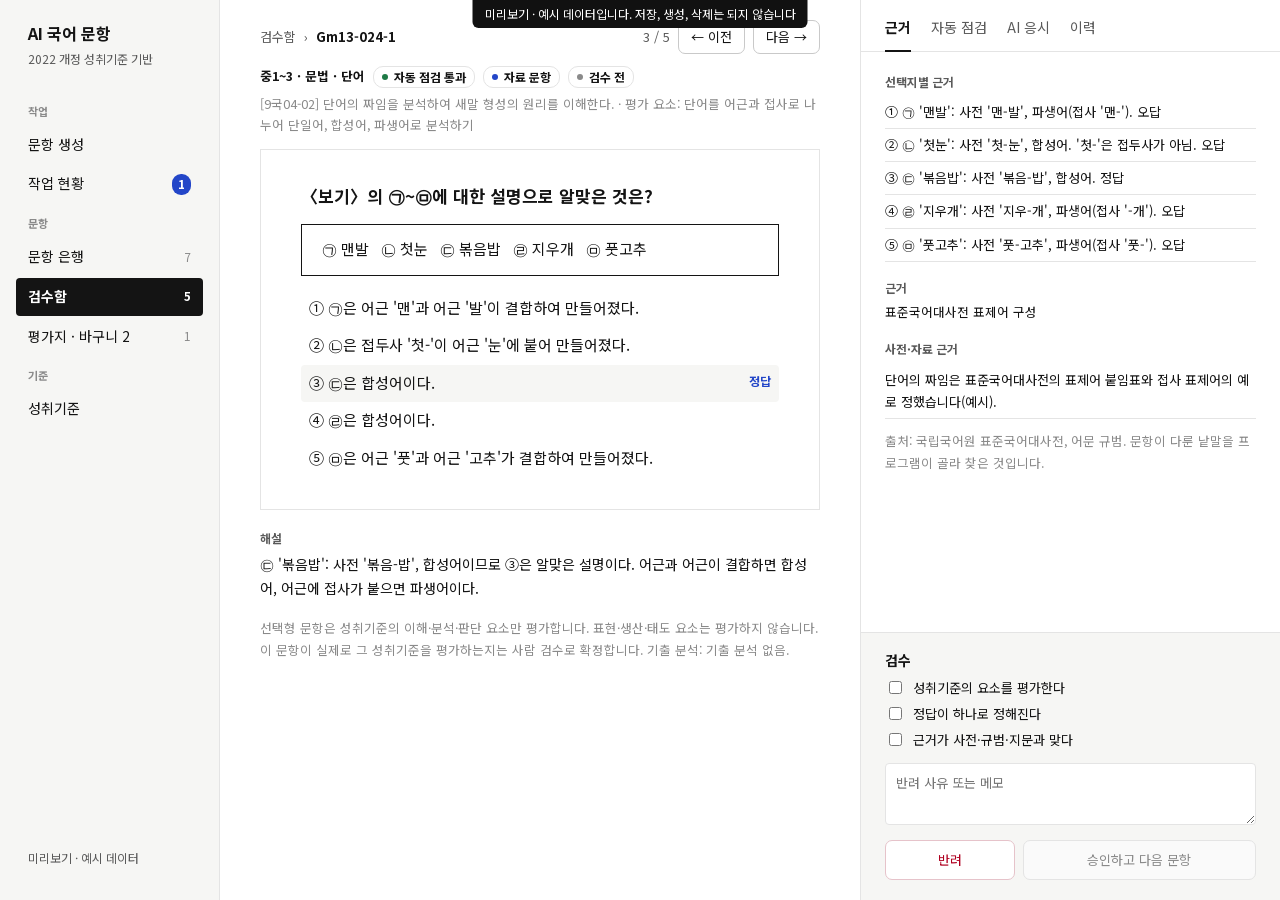
<file: review-Gm13-024-1.html>
<!doctype html>
<html lang="ko">
<head>
<meta charset="utf-8">
<meta name="viewport" content="width=device-width, initial-scale=1">
<title>검수함 · AI 국어 문항 시스템</title>
<link rel="stylesheet" href="app.css">
<!-- 폐쇄망이라 CDN 을 쓰지 않는다. 부분 갱신은 app.js 가 맡고, 폼에는
     action 과 method 를 남겨 스크립트가 없어도 동작하게 둔다. -->
</head>
<body>




<div class="app">
  <nav class="side" aria-label="메뉴">
    <a class="side-brand" href="index.html"><b>AI 국어 문항</b><span>2022 개정 성취기준 기반</span></a>
    <div class="side-g">작업</div>
    <a class="side-i " href="generate.html">문항 생성
    <span class="n "></span></a>
    <a class="side-i " href="work.html">작업 현황
    <span class="n live" id="nav-jobs">1</span></a>
    <div class="side-g">문항</div>
    <a class="side-i " href="index.html">문항 은행
    <span class="n ">7</span></a>
    <a class="side-i on" href="review.html">검수함
    <span class="n ">5</span></a>
    <a class="side-i " href="papers.html">평가지 · 바구니 2
    <span class="n ">1</span></a>
    <div class="side-g">기준</div>
    <a class="side-i " href="standards.html">성취기준
    <span class="n "></span></a>
    <div class="side-foot">미리보기 · 예시 데이터</div>
  </nav>
  <div class="content">
    


<div class="rv">
<div class="rv-main">
  <div class="rv-nav">
    <a class="plain" href="review.html">검수함</a> › <b>Gm13-024-1</b>
    <span class="grow"></span>
    3 / 5
    <a class="btn" href="review-Gm13-012-1.html">← 이전</a>
    <a class="btn" href="review-Gh23-004-1.html">다음 →</a>
  </div>
  <div class="bar" style="margin:0">
    <b class="sm">중1~3 · 문법 · 단어</b>
    <span class="st passed">자동 점검 통과</span>
    <span class="st data">자료 문항</span>
    <span class="st">검수 전</span>
    
  </div>
  <div class="sm muted" style="margin-top:6px">[9국04-02] 단어의 짜임을 분석하여 새말 형성의 원리를 이해한다.
     · 평가 요소: 단어를 어근과 접사로 나누어 단일어, 합성어, 파생어로 분석하기</div>

  <div class="rv-paper">
    
    <p class="qq">〈보기〉의 ㉠~㉤에 대한 설명으로 알맞은 것은?</p>
    <div class="bx">㉠ 맨발   ㉡ 첫눈   ㉢ 볶음밥   ㉣ 지우개   ㉤ 풋고추</div>
    <ol>
      
      <li class="">① ㉠은 어근 &#39;맨&#39;과 어근 &#39;발&#39;이 결합하여 만들어졌다.
        </li>
      
      <li class="">② ㉡은 접두사 &#39;첫-&#39;이 어근 &#39;눈&#39;에 붙어 만들어졌다.
        </li>
      
      <li class="ans">③ ㉢은 합성어이다.
        <span class="tag-a">정답</span></li>
      
      <li class="">④ ㉣은 합성어이다.
        </li>
      
      <li class="">⑤ ㉤은 어근 &#39;풋&#39;과 어근 &#39;고추&#39;가 결합하여 만들어졌다.
        </li>
      
    </ol>
  </div>

  
  <div class="lbl2">해설</div>
  <div>㉢ &#39;볶음밥&#39;: 사전 &#39;볶음-밥&#39;, 합성어이므로 ③은 알맞은 설명이다. 어근과 어근이 결합하면 합성어, 어근에 접사가 붙으면 파생어이다.</div>
  
  <p class="foot">선택형 문항은 성취기준의 이해·분석·판단 요소만 평가합니다. 표현·생산·태도 요소는 평가하지 않습니다. 이 문항이 실제로 그 성취기준을 평가하는지는 사람 검수로 확정합니다.
    기출 분석: 기출 분석 없음.</p>
</div>

<aside class="rv-side">
  <div class="rv-tabs" role="tablist">
    <button type="button" class="on" onclick="rvTab(this, 'ev')">근거</button>
    <button type="button" onclick="rvTab(this, 'chk')">자동 점검</button>
    <button type="button" onclick="rvTab(this, 'ai')">AI 응시</button>
    <button type="button" onclick="rvTab(this, 'log')">이력</button>
  </div>

  <div class="rv-pane" data-pane="ev">
    
    
    
    <div class="lbl2" style="margin-top:0">선택지별 근거</div>
    <ul class="rv-notes"><li>① ㉠ &#39;맨발&#39;: 사전 &#39;맨-발&#39;, 파생어(접사 &#39;맨-&#39;). 오답</li><li>② ㉡ &#39;첫눈&#39;: 사전 &#39;첫-눈&#39;, 합성어. &#39;첫-&#39;은 접두사가 아님. 오답</li><li>③ ㉢ &#39;볶음밥&#39;: 사전 &#39;볶음-밥&#39;, 합성어. 정답</li><li>④ ㉣ &#39;지우개&#39;: 사전 &#39;지우-개&#39;, 파생어(접사 &#39;-개&#39;). 오답</li><li>⑤ ㉤ &#39;풋고추&#39;: 사전 &#39;풋-고추&#39;, 파생어(접사 &#39;풋-&#39;). 오답</li></ul>
    
    <div class="lbl2">근거</div><div class="sm">표준국어대사전 표제어 구성</div>
    
    <div class="lbl2">사전·자료 근거</div>
    <ul class="rv-notes sm"><li>단어의 짜임은 표준국어대사전의 표제어 붙임표와 접사 표제어의 예로 정했습니다(예시).</li></ul>
    <p class="sm muted">출처: 국립국어원 표준국어대사전, 어문 규범. 문항이 다룬 낱말을 프로그램이 골라 찾은 것입니다.</p>
    
  </div>

  <div class="rv-pane" data-pane="chk" hidden>
    
    <div class="lbl2" style="margin-top:0">다른 모델의 정답 검증</div>
    
      <div class="sm">검증 모델 이 정답을 모른 채 풀어 <b>③</b>을 골랐습니다 ·
        정답과 같음</div>
      
    
    
    
    <div class="lbl2">AI 판정 (점수는 표시만 합니다)</div>
    <dl class="kv">
      
        <dt>성취기준 부합</dt><dd>100</dd>
      
        <dt>유형 목적</dt><dd>100</dd>
      
        <dt>정답 유일성</dt><dd>100</dd>
      
        <dt>오답 매력도</dt><dd>90</dd>
      
        <dt>학년 수준</dt><dd>100</dd>
      
      <dt>종합</dt><dd>적합</dd>
    </dl>
    
    
  </div>

  <div class="rv-pane" data-pane="ai" hidden>
    <div class="lbl2" style="margin-top:0">AI 응시 결과 (학생 정답률이 아닙니다)</div>
    


  
    <p class="muted sm">AI 응시를 하지 않았습니다. 정답이 맞는지도 확인되지
      않은 상태입니다. 목록에서 [선택 AI 응시]로 돌릴 수 있습니다.</p>
  

    <form method="post" action="/jobs/measure" style="margin-top:12px">
      <input type="hidden" name="ids" value="Gm13-024-1">
      <button class="btn" type="submit">AI 응시 돌리기</button>
    </form>
  </div>

  <div class="rv-pane" data-pane="log" hidden>
    <p class="sm muted">첫 시도에 만들었습니다.</p>
    <p class="sm muted">검수: 검수 전 · 생성 2026-10-16 14:48</p>
  </div>

  <form class="rv-foot" method="post" action="/review/decide" id="rvform">
    <input type="hidden" name="id" value="Gm13-024-1">
    <input type="hidden" name="next_id" value="Gh23-004-1">
    <b>검수</b>
    <label><input type="checkbox" class="rvchk" onchange="rvSync()"> 성취기준의 요소를 평가한다</label>
    <label><input type="checkbox" class="rvchk" onchange="rvSync()"> 정답이 하나로 정해진다</label>
    <label><input type="checkbox" class="rvchk" onchange="rvSync()"> 근거가 사전·규범·지문과 맞다</label>
    <textarea name="memo" rows="2" placeholder="반려 사유 또는 메모" aria-label="메모"></textarea>
    <div class="rv-act">
      <button class="btn danger rj" type="submit" name="decision" value="rejected">반려</button>
      <button class="btn primary ap" type="submit" name="decision" value="approved" id="apbtn" disabled
              title="세 가지를 확인하면 누를 수 있습니다">승인하고 다음 문항</button>
    </div>
    
  </form>
</aside>
</div>
<script>
function rvTab(btn, pane) {
  document.querySelectorAll('.rv-tabs button').forEach(b => b.classList.toggle('on', b === btn));
  document.querySelectorAll('.rv-pane').forEach(p => { p.hidden = p.dataset.pane !== pane; });
}
/* 세 가지를 확인해야 승인할 수 있다. 반려는 언제든 된다 */
function rvSync() {
  const all = [...document.querySelectorAll('.rvchk')];
  document.getElementById('apbtn').disabled = !all.every(c => c.checked);
}
</script>


  </div>
</div>

<!-- 작업 목록은 보이지 않게 읽어 두고 메뉴의 숫자와 화면 갱신에만 쓴다 -->
<div id="joblist" hidden></div>

<div id="modal-back" class="modal-back" hidden onclick="closeModal(event)">
  <div class="modal" onclick="event.stopPropagation()">
    <button class="modal-x" onclick="closeModal()" aria-label="닫기">✕</button>
    <div id="modal"></div>
  </div>
</div>

<script src="app.js"></script>

<div style="position:fixed;left:50%;top:0;transform:translateX(-50%);z-index:2000;background:#111;color:#fff;
  font-size:12px;padding:4px 12px;border-radius:0 0 6px 6px">미리보기 · 예시 데이터입니다. 저장, 생성, 삭제는 되지 않습니다</div>
<script>
/* 정적 미리보기: 서버 조각은 미리 뽑아 둔 것으로 답하고, 쓰기는 막는다 */
const FRAG = {"/jobs": "\n<div id=\"job-sum\" hidden\n     data-run=\"1\" data-q=\"0\"\n     data-done=\"2\" data-fail=\"0\"\n     data-total=\"3\"><\/div>\n\n\n  \n\n  \n    \n    \n    \n    <div class=\"job running\" data-id=\"36\">\n      <span class=\"job-s\">진행중<\/span>\n\n      <span class=\"job-t\">문항 생성 · 중1~3 문법 3문항 x 4<\/span>\n\n      <span class=\"job-p\">7/12 AI판정<\/span>\n\n      <span class=\"job-x\">\n        \n          \n          <form method=\"post\" action=\"/jobs/36/cancel\" class=\"inline\"\n                onsubmit=\"event.preventDefault(); jobPost(this)\">\n            <button class=\"btn xs\" type=\"submit\" \n                    title=\"다음 단계로 넘어갈 때 멈춥니다\">중단<\/button>\n          <\/form>\n        \n      <\/span>\n\n      \n    <\/div>\n  \n    \n    \n    \n    <a class=\"job done go\" data-id=\"35\" href=\"index.html\" title=\"눌러서 결과 보기\">\n      <span class=\"job-s\">완료<\/span>\n\n      <span class=\"job-t\">문항 생성 · 중1~3 문법 1문항 x 4<\/span>\n\n      <span class=\"job-p\"><\/span>\n\n      <span class=\"job-x\">\n        \n          <span class=\"job-go\">보기 ›<\/span>\n        \n      <\/span>\n\n      \n    <\/a>\n  \n    \n    \n    \n    <a class=\"job done go\" data-id=\"32\" href=\"index.html\" title=\"눌러서 결과 보기\">\n      <span class=\"job-s\">완료<\/span>\n\n      <span class=\"job-t\">문항 생성 · 중1~3 문법 1문항 x 4<\/span>\n\n      <span class=\"job-p\"><\/span>\n\n      <span class=\"job-x\">\n        \n          <span class=\"job-go\">보기 ›<\/span>\n        \n      <\/span>\n\n      \n    <\/a>\n  \n\n  \n    <form method=\"post\" action=\"/jobs/clear\" class=\"inline\"\n          onsubmit=\"event.preventDefault(); jobPost(this)\">\n      <button class=\"btn xs\" type=\"submit\">끝난 작업 지우기<\/button>\n    <\/form>\n  \n", "/work": "\n\n\n\n<div class=\"work\">\n<div class=\"page\">\n  <div class=\"page-h\">\n    <div class=\"grow\"><h1>작업 현황<\/h1>\n      <div class=\"sub\">동시 생성 2 · 최근 1시간 한도 초과(429) 0회<\/div><\/div>\n    \n    <form method=\"post\" action=\"/jobs/clear\" class=\"inline\"><button class=\"btn\" type=\"submit\">끝난 작업 지우기<\/button><\/form>\n    \n  <\/div>\n\n  \n\n  \n  \n  <div class=\"jcard \">\n    <div class=\"jcard-h\">\n      <span class=\"live\">진행 중<\/span>\n      <b>#36 · 문항 생성 · 중1~3 문법 3문항 x 4<\/b>\n      <span class=\"grow\"><\/span>\n      <span class=\"sm muted\">7 / 12 · 1분 42초 경과<\/span>\n      <form method=\"post\" action=\"/jobs/36/cancel\" class=\"inline\">\n        <button class=\"btn danger\" type=\"submit\" \n                title=\"다음 단계로 넘어갈 때 멈춥니다\">중단<\/button>\n      <\/form>\n    <\/div>\n    <div class=\"pbar\"><i style=\"width:58%\"><\/i><\/div>\n    \n    <table class=\"sgrid\">\n      <thead><tr><th style=\"width:80px\">문항<\/th><th>문항생성<\/th><th>구조검증<\/th><th>AI판정<\/th><th>AI응시<\/th><th>해설작성<\/th><th>상태<\/th><\/tr><\/thead>\n      <tbody>\n      \n      \n      \n      <tr>\n        <td>8 / 12<\/td>\n        \n          \n            <td><span class=\"dot done\"><\/span>10초<\/td>\n          \n        \n          \n            <td><span class=\"dot \"><\/span><\/td>\n          \n        \n          \n            <td><span class=\"dot done\"><\/span>6초<\/td>\n          \n        \n          \n            <td><span class=\"dot done\"><\/span>9초<\/td>\n          \n        \n          \n            <td><span class=\"dot \"><\/span><\/td>\n          \n        \n        <td><span class=\"st passed\">자동 점검 통과<\/span>\n             <span class=\"sm muted\">25초<\/span>\n          <\/td>\n      <\/tr>\n      \n      \n      \n      <tr>\n        <td>9 / 12<\/td>\n        \n          <td><span class=\"dot done\"><\/span><\/td>\n          \n        \n          <td><span class=\"dot done\"><\/span><\/td>\n          \n        \n          <td class=\"cur-t\"><span class=\"dot cur\"><\/span>진행 중<\/td>\n          \n        \n          <td><span class=\"dot\"><\/span><\/td>\n        \n          <td><span class=\"dot\"><\/span><\/td>\n        \n        <td>AI판정<\/td>\n      <\/tr>\n      \n      \n      \n      <tr>\n        <td>10 / 12<\/td>\n        \n          <td class=\"cur-t\"><span class=\"dot cur\"><\/span>진행 중<\/td>\n          \n        \n          <td><span class=\"dot\"><\/span><\/td>\n        \n          <td><span class=\"dot\"><\/span><\/td>\n        \n          <td><span class=\"dot\"><\/span><\/td>\n        \n          <td><span class=\"dot\"><\/span><\/td>\n        \n        <td>문항생성<\/td>\n      <\/tr>\n      \n      <\/tbody>\n    <\/table>\n    \n  <\/div>\n  \n\n  \n  <div class=\"lbl2\">끝난 작업<\/div>\n  <table class=\"tbl2\">\n    <thead><tr><th style=\"width:56px\">번호<\/th><th>내용<\/th><th style=\"width:70px\">만듦<\/th>\n      <th style=\"width:80px\">검토 필요<\/th><th style=\"width:60px\">실패<\/th><th style=\"width:90px\">소요<\/th>\n      <th style=\"width:80px\">429 대기<\/th><th style=\"width:110px\"><\/th><\/tr><\/thead>\n    <tbody>\n    \n    \n    <tr>\n      <td class=\"id\">#35<\/td>\n      <td class=\"q\" title=\"문항 생성 · 중1~3 문법 1문항 x 4\">문항 생성 · 중1~3 문법 1문항 x 4\n        \n        <\/td>\n      <td>4<\/td>\n      <td>0<\/td>\n      <td>0<\/td>\n      <td>22초<\/td>\n      <td class=\"\">0초<\/td>\n      <td><a class=\"btn xs\" href=\"index.html\">결과 보기<\/a>\n        <\/td>\n    <\/tr>\n    \n    \n    <tr>\n      <td class=\"id\">#32<\/td>\n      <td class=\"q\" title=\"문항 생성 · 중1~3 문법 1문항 x 4\">문항 생성 · 중1~3 문법 1문항 x 4\n        \n        <\/td>\n      <td>4<\/td>\n      <td>0<\/td>\n      <td>0<\/td>\n      <td>6분 7초<\/td>\n      <td class=\"warn-n\">360초<\/td>\n      <td><a class=\"btn xs\" href=\"index.html\">결과 보기<\/a>\n        <\/td>\n    <\/tr>\n    \n    <\/tbody>\n  <\/table>\n  \n<\/div>\n\n<aside class=\"work-side\">\n  <b style=\"font-size:16px\">단계별 평균 소요<\/b>\n  <div class=\"sm muted\">최근 20세트 기준<\/div>\n  \n  <div class=\"meter\"><div class=\"h\">문항생성<b>18초<\/b><\/div>\n    <div class=\"b\"><i style=\"width:100%\"><\/i><\/div><\/div>\n  \n  <div class=\"meter\"><div class=\"h\">구조검증<b>0초<\/b><\/div>\n    <div class=\"b\"><i style=\"width:0%\"><\/i><\/div><\/div>\n  \n  <div class=\"meter\"><div class=\"h\">AI판정<b>9초<\/b><\/div>\n    <div class=\"b\"><i style=\"width:50%\"><\/i><\/div><\/div>\n  \n  <div class=\"meter\"><div class=\"h\">AI응시<b>0초<\/b><\/div>\n    <div class=\"b\"><i style=\"width:0%\"><\/i><\/div><\/div>\n  \n  <div class=\"meter\"><div class=\"h\">해설작성<b>0초<\/b><\/div>\n    <div class=\"b\"><i style=\"width:0%\"><\/i><\/div><\/div>\n  \n  <div style=\"border-top:1px solid var(--line);margin-top:16px;padding-top:12px\">\n    <b>게이트웨이 (최근 1시간)<\/b>\n    <dl class=\"kv\" style=\"grid-template-columns:1fr auto\">\n      <dt>호출 수<\/dt><dd>0회<\/dd>\n      <dt>호출 시간 합<\/dt><dd>0초<\/dd>\n      <dt>한도 초과(429)<\/dt><dd>0회 · 대기 6분 0초<\/dd>\n      <dt>동시 생성<\/dt><dd>2 (AIKOR_PARALLEL)<\/dd>\n    <\/dl>\n    <p class=\"sm muted\">호출 기록은 작업이 끝날 때 남습니다. 동시에 돈 작업이 있으면 서로의 몫이 섞일 수 있습니다.<\/p>\n  <\/div>\n<\/aside>\n<\/div>", "/items/Gm13-024-1/preview": "\n\n<div class=\"page-h\" style=\"margin:0 0 6px\">\n  <b>Gm13-024-1<\/b>\n  <span class=\"st passed\">자동 점검 통과<\/span>\n  <span class=\"st data\">자료 문항<\/span>\n  \n<\/div>\n<div class=\"sm muted\">중1~3 문법 · 단어<\/div>\n<div class=\"sm muted\">[9국04-02] 단어의 짜임을 분석하여 새말 형성의 원리를 이해한다.<\/div>\n\n<div class=\"paperq\">\n  \n  <p class=\"qq\">〈보기〉의 ㉠~㉤에 대한 설명으로 알맞은 것은?<\/p>\n  <div class=\"bx\">㉠ 맨발   ㉡ 첫눈   ㉢ 볶음밥   ㉣ 지우개   ㉤ 풋고추<\/div>\n  <ol>\n    \n    <li class=\"\">① ㉠은 어근 &#39;맨&#39;과 어근 &#39;발&#39;이 결합하여 만들어졌다.<\/li>\n    \n    <li class=\"\">② ㉡은 접두사 &#39;첫-&#39;이 어근 &#39;눈&#39;에 붙어 만들어졌다.<\/li>\n    \n    <li class=\"ans\">③ ㉢은 합성어이다.<\/li>\n    \n    <li class=\"\">④ ㉣은 합성어이다.<\/li>\n    \n    <li class=\"\">⑤ ㉤은 어근 &#39;풋&#39;과 어근 &#39;고추&#39;가 결합하여 만들어졌다.<\/li>\n    \n  <\/ol>\n<\/div>\n\n<div class=\"lbl2\">검증 요약<\/div>\n<dl class=\"kv\">\n  <dt>정답 근거<\/dt><dd>표준국어대사전 표제어 구성<\/dd>\n  <dt>다른 모델 풀이<\/dt><dd>③ 선택 · 정답과 같음<\/dd>\n  <dt>AI 판정<\/dt><dd>성취기준 부합 100 · 오답 매력도 90<\/dd>\n  <dt>AI 응시<\/dt><dd>하지 않음<\/dd>\n  \n<\/dl>\n\n<div class=\"bar\" style=\"margin-top:16px\">\n  <a class=\"btn primary\" href=\"review-Gm13-024-1.html\">검수 열기<\/a>\n  <form method=\"post\" action=\"/cart/add\" class=\"inline\">\n    <input type=\"hidden\" name=\"ids\" value=\"Gm13-024-1\">\n    <button class=\"btn\" type=\"submit\">바구니에 담기<\/button>\n  <\/form>\n  \n    <button class=\"btn danger\" onclick=\"openModal('/confirm/delete?ids=Gm13-024-1')\">삭제<\/button>\n  \n<\/div>", "/items/Gm13-024-1": "\n\n<div class=\"page-h\" style=\"margin:0 0 6px\">\n  <b>Gm13-024-1<\/b>\n  <span class=\"st passed\">자동 점검 통과<\/span>\n  <span class=\"st data\">자료 문항<\/span>\n  \n<\/div>\n<div class=\"sm muted\">중1~3 문법 · 단어<\/div>\n<div class=\"sm muted\">[9국04-02] 단어의 짜임을 분석하여 새말 형성의 원리를 이해한다.<\/div>\n\n<div class=\"paperq\">\n  \n  <p class=\"qq\">〈보기〉의 ㉠~㉤에 대한 설명으로 알맞은 것은?<\/p>\n  <div class=\"bx\">㉠ 맨발   ㉡ 첫눈   ㉢ 볶음밥   ㉣ 지우개   ㉤ 풋고추<\/div>\n  <ol>\n    \n    <li class=\"\">① ㉠은 어근 &#39;맨&#39;과 어근 &#39;발&#39;이 결합하여 만들어졌다.<\/li>\n    \n    <li class=\"\">② ㉡은 접두사 &#39;첫-&#39;이 어근 &#39;눈&#39;에 붙어 만들어졌다.<\/li>\n    \n    <li class=\"ans\">③ ㉢은 합성어이다.<\/li>\n    \n    <li class=\"\">④ ㉣은 합성어이다.<\/li>\n    \n    <li class=\"\">⑤ ㉤은 어근 &#39;풋&#39;과 어근 &#39;고추&#39;가 결합하여 만들어졌다.<\/li>\n    \n  <\/ol>\n<\/div>\n\n<div class=\"lbl2\">검증 요약<\/div>\n<dl class=\"kv\">\n  <dt>정답 근거<\/dt><dd>표준국어대사전 표제어 구성<\/dd>\n  <dt>다른 모델 풀이<\/dt><dd>③ 선택 · 정답과 같음<\/dd>\n  <dt>AI 판정<\/dt><dd>성취기준 부합 100 · 오답 매력도 90<\/dd>\n  <dt>AI 응시<\/dt><dd>하지 않음<\/dd>\n  \n<\/dl>\n\n<div class=\"bar\" style=\"margin-top:16px\">\n  <a class=\"btn primary\" href=\"review-Gm13-024-1.html\">검수 열기<\/a>\n  <form method=\"post\" action=\"/cart/add\" class=\"inline\">\n    <input type=\"hidden\" name=\"ids\" value=\"Gm13-024-1\">\n    <button class=\"btn\" type=\"submit\">바구니에 담기<\/button>\n  <\/form>\n  \n    <button class=\"btn danger\" onclick=\"openModal('/confirm/delete?ids=Gm13-024-1')\">삭제<\/button>\n  \n<\/div>", "/items/Gm13-023-1/preview": "\n\n<div class=\"page-h\" style=\"margin:0 0 6px\">\n  <b>Gm13-023-1<\/b>\n  <span class=\"st review\">검토 필요<\/span>\n  <span class=\"st data\">자료 문항<\/span>\n  \n<\/div>\n<div class=\"sm muted\">중1~3 문법 · 단어<\/div>\n<div class=\"sm muted\">[9국04-02] 단어의 짜임을 분석하여 새말 형성의 원리를 이해한다.<\/div>\n\n<div class=\"paperq\">\n  \n  <p class=\"qq\">〈보기〉의 ㉠~㉤에 대한 설명으로 알맞은 것은?<\/p>\n  <div class=\"bx\">㉠ 놀이터   ㉡ 첫눈   ㉢ 맨발   ㉣ 개떡   ㉤ 덮개<\/div>\n  <ol>\n    \n    <li class=\"\">① ㉠은 어근 &#39;놀이&#39;에 접미사 &#39;-터&#39;가 붙어 만들어졌다.<\/li>\n    \n    <li class=\"\">② ㉡은 접두사 &#39;첫-&#39;이 어근 &#39;눈&#39;에 붙어 만들어졌다.<\/li>\n    \n    <li class=\"ans\">③ ㉢은 접두사 &#39;맨-&#39;이 어근 &#39;발&#39;에 붙어 만들어졌다.<\/li>\n    \n    <li class=\"\">④ ㉣은 합성어이다.<\/li>\n    \n    <li class=\"\">⑤ ㉤은 어근 &#39;덮-&#39;과 어근 &#39;개&#39;가 결합하여 만들어졌다.<\/li>\n    \n  <\/ol>\n<\/div>\n\n<div class=\"lbl2\">검증 요약<\/div>\n<dl class=\"kv\">\n  <dt>정답 근거<\/dt><dd>표준국어대사전 표제어 구성<\/dd>\n  <dt>다른 모델 풀이<\/dt><dd>③ 선택 · 정답과 같음<\/dd>\n  <dt>AI 판정<\/dt><dd>성취기준 부합 100 · 오답 매력도 90<\/dd>\n  <dt>AI 응시<\/dt><dd>하지 않음<\/dd>\n  \n<\/dl>\n\n<div class=\"bar\" style=\"margin-top:16px\">\n  <a class=\"btn primary\" href=\"review-Gm13-023-1.html\">검수 열기<\/a>\n  <form method=\"post\" action=\"/cart/add\" class=\"inline\">\n    <input type=\"hidden\" name=\"ids\" value=\"Gm13-023-1\">\n    <button class=\"btn\" type=\"submit\">바구니에 담기<\/button>\n  <\/form>\n  \n    <button class=\"btn danger\" onclick=\"openModal('/confirm/delete?ids=Gm13-023-1')\">삭제<\/button>\n  \n<\/div>", "/items/Gm13-023-1": "\n\n<div class=\"page-h\" style=\"margin:0 0 6px\">\n  <b>Gm13-023-1<\/b>\n  <span class=\"st review\">검토 필요<\/span>\n  <span class=\"st data\">자료 문항<\/span>\n  \n<\/div>\n<div class=\"sm muted\">중1~3 문법 · 단어<\/div>\n<div class=\"sm muted\">[9국04-02] 단어의 짜임을 분석하여 새말 형성의 원리를 이해한다.<\/div>\n\n<div class=\"paperq\">\n  \n  <p class=\"qq\">〈보기〉의 ㉠~㉤에 대한 설명으로 알맞은 것은?<\/p>\n  <div class=\"bx\">㉠ 놀이터   ㉡ 첫눈   ㉢ 맨발   ㉣ 개떡   ㉤ 덮개<\/div>\n  <ol>\n    \n    <li class=\"\">① ㉠은 어근 &#39;놀이&#39;에 접미사 &#39;-터&#39;가 붙어 만들어졌다.<\/li>\n    \n    <li class=\"\">② ㉡은 접두사 &#39;첫-&#39;이 어근 &#39;눈&#39;에 붙어 만들어졌다.<\/li>\n    \n    <li class=\"ans\">③ ㉢은 접두사 &#39;맨-&#39;이 어근 &#39;발&#39;에 붙어 만들어졌다.<\/li>\n    \n    <li class=\"\">④ ㉣은 합성어이다.<\/li>\n    \n    <li class=\"\">⑤ ㉤은 어근 &#39;덮-&#39;과 어근 &#39;개&#39;가 결합하여 만들어졌다.<\/li>\n    \n  <\/ol>\n<\/div>\n\n<div class=\"lbl2\">검증 요약<\/div>\n<dl class=\"kv\">\n  <dt>정답 근거<\/dt><dd>표준국어대사전 표제어 구성<\/dd>\n  <dt>다른 모델 풀이<\/dt><dd>③ 선택 · 정답과 같음<\/dd>\n  <dt>AI 판정<\/dt><dd>성취기준 부합 100 · 오답 매력도 90<\/dd>\n  <dt>AI 응시<\/dt><dd>하지 않음<\/dd>\n  \n<\/dl>\n\n<div class=\"bar\" style=\"margin-top:16px\">\n  <a class=\"btn primary\" href=\"review-Gm13-023-1.html\">검수 열기<\/a>\n  <form method=\"post\" action=\"/cart/add\" class=\"inline\">\n    <input type=\"hidden\" name=\"ids\" value=\"Gm13-023-1\">\n    <button class=\"btn\" type=\"submit\">바구니에 담기<\/button>\n  <\/form>\n  \n    <button class=\"btn danger\" onclick=\"openModal('/confirm/delete?ids=Gm13-023-1')\">삭제<\/button>\n  \n<\/div>", "/items/Gm13-018-1/preview": "\n\n<div class=\"page-h\" style=\"margin:0 0 6px\">\n  <b>Gm13-018-1<\/b>\n  <span class=\"st approved\">승인<\/span>\n  <span class=\"st data\">자료 문항<\/span>\n  \n<\/div>\n<div class=\"sm muted\">중1~3 문법 · 문장<\/div>\n<div class=\"sm muted\">[9국04-04] 문장의 짜임을 이해하고 표현 효과를 고려하여 문장을 구성한다.<\/div>\n\n<div class=\"paperq\">\n  \n  <p class=\"qq\">〈보기〉의 ㉠~㉤에 대한 설명으로 알맞은 것은?<\/p>\n  <div class=\"bx\">㉠ 할아버지는 마음이 따뜻하시다.\n㉡ 내가 어제 읽은 책은 무척 재미있었다.\n㉢ 눈이 많이 내리면 학교가 쉰다.\n㉣ 할머니께서 시골에서 감자와 고구마를 보내셨다.\n㉤ 주말에 우리는 영화를 보거나 산책을 한다.<\/div>\n  <ol>\n    \n    <li class=\"\">① ㉣은 겹문장이다.<\/li>\n    \n    <li class=\"\">② ㉡은 명사절을 안은 문장이다.<\/li>\n    \n    <li class=\"ans\">③ ㉠은 서술절을 안은 문장이다.<\/li>\n    \n    <li class=\"\">④ ㉤은 종속적으로 이어진 문장이다.<\/li>\n    \n    <li class=\"\">⑤ ㉢은 대등하게 이어진 문장이다.<\/li>\n    \n  <\/ol>\n<\/div>\n\n<div class=\"lbl2\">검증 요약<\/div>\n<dl class=\"kv\">\n  <dt>정답 근거<\/dt><dd>문장의 짜임(학교 문법)<\/dd>\n  <dt>다른 모델 풀이<\/dt><dd>③ 선택 · 정답과 같음<\/dd>\n  <dt>AI 판정<\/dt><dd>성취기준 부합 100 · 오답 매력도 90<\/dd>\n  <dt>AI 응시<\/dt><dd>하지 않음<\/dd>\n  \n<\/dl>\n\n<div class=\"bar\" style=\"margin-top:16px\">\n  <a class=\"btn primary\" href=\"review-Gm13-018-1.html\">검수 열기<\/a>\n  <form method=\"post\" action=\"/cart/add\" class=\"inline\">\n    <input type=\"hidden\" name=\"ids\" value=\"Gm13-018-1\">\n    <button class=\"btn\" type=\"submit\">바구니에 담기<\/button>\n  <\/form>\n  \n    <button class=\"btn danger\" onclick=\"openModal('/confirm/delete?ids=Gm13-018-1')\">삭제<\/button>\n  \n<\/div>", "/items/Gm13-018-1": "\n\n<div class=\"page-h\" style=\"margin:0 0 6px\">\n  <b>Gm13-018-1<\/b>\n  <span class=\"st approved\">승인<\/span>\n  <span class=\"st data\">자료 문항<\/span>\n  \n<\/div>\n<div class=\"sm muted\">중1~3 문법 · 문장<\/div>\n<div class=\"sm muted\">[9국04-04] 문장의 짜임을 이해하고 표현 효과를 고려하여 문장을 구성한다.<\/div>\n\n<div class=\"paperq\">\n  \n  <p class=\"qq\">〈보기〉의 ㉠~㉤에 대한 설명으로 알맞은 것은?<\/p>\n  <div class=\"bx\">㉠ 할아버지는 마음이 따뜻하시다.\n㉡ 내가 어제 읽은 책은 무척 재미있었다.\n㉢ 눈이 많이 내리면 학교가 쉰다.\n㉣ 할머니께서 시골에서 감자와 고구마를 보내셨다.\n㉤ 주말에 우리는 영화를 보거나 산책을 한다.<\/div>\n  <ol>\n    \n    <li class=\"\">① ㉣은 겹문장이다.<\/li>\n    \n    <li class=\"\">② ㉡은 명사절을 안은 문장이다.<\/li>\n    \n    <li class=\"ans\">③ ㉠은 서술절을 안은 문장이다.<\/li>\n    \n    <li class=\"\">④ ㉤은 종속적으로 이어진 문장이다.<\/li>\n    \n    <li class=\"\">⑤ ㉢은 대등하게 이어진 문장이다.<\/li>\n    \n  <\/ol>\n<\/div>\n\n<div class=\"lbl2\">검증 요약<\/div>\n<dl class=\"kv\">\n  <dt>정답 근거<\/dt><dd>문장의 짜임(학교 문법)<\/dd>\n  <dt>다른 모델 풀이<\/dt><dd>③ 선택 · 정답과 같음<\/dd>\n  <dt>AI 판정<\/dt><dd>성취기준 부합 100 · 오답 매력도 90<\/dd>\n  <dt>AI 응시<\/dt><dd>하지 않음<\/dd>\n  \n<\/dl>\n\n<div class=\"bar\" style=\"margin-top:16px\">\n  <a class=\"btn primary\" href=\"review-Gm13-018-1.html\">검수 열기<\/a>\n  <form method=\"post\" action=\"/cart/add\" class=\"inline\">\n    <input type=\"hidden\" name=\"ids\" value=\"Gm13-018-1\">\n    <button class=\"btn\" type=\"submit\">바구니에 담기<\/button>\n  <\/form>\n  \n    <button class=\"btn danger\" onclick=\"openModal('/confirm/delete?ids=Gm13-018-1')\">삭제<\/button>\n  \n<\/div>", "/items/Gh23-004-1/preview": "\n\n<div class=\"page-h\" style=\"margin:0 0 6px\">\n  <b>Gh23-004-1<\/b>\n  <span class=\"st passed\">자동 점검 통과<\/span>\n  <span class=\"st data\">자료 문항<\/span>\n  \n<\/div>\n<div class=\"sm muted\">고2~3 문법 · 문장<\/div>\n<div class=\"sm muted\">[12화언01-03] 품사와 문장 구조에 대한 지식을 활용하여 언어 자료를 분석하고 설명한다.<\/div>\n\n<div class=\"paperq\">\n  \n  <p class=\"qq\">〈보기〉의 ㉠~㉤에 대해 탐구한 내용으로 적절한 것은?<\/p>\n  <div class=\"bx\">㉠ 내가 어제 읽은 책은 재미있었지만 결말이 아쉬웠다.\n㉡ 비가 오는 소리가 들려서 나는 창문을 닫았다.\n㉢ 나는 그가 범인임을 알았지만 아무에게도 말하지 않았다.\n㉣ 민지는 &#34;같이 가자.&#34;라고 외쳤지만 아무도 대답하지 않았다.\n㉤ 동생이 상을 받았음이 알려져서 온 가족이 기뻐했다.<\/div>\n  <ol>\n    \n    <li class=\"\">① ㉠은 관형절 &#39;내가 어제 읽은&#39;에는 생략된 성분이 없고, 앞 절과 뒤 절이 대등하게 이어져 있다.<\/li>\n    \n    <li class=\"ans\">② ㉡은 관형절 &#39;비가 오는&#39;에는 생략된 성분이 없고, 연결 어미 &#39;-어서&#39;가 앞뒤 절을 &#39;원인&#39;의 관계로 잇는다.<\/li>\n    \n    <li class=\"\">③ ㉢은 명사절 &#39;그가 범인임&#39;이 주어의 구실을 하고, 연결 어미 &#39;-지만&#39;이 앞뒤 절을 &#39;대조&#39;의 관계로 잇는다.<\/li>\n    \n    <li class=\"\">④ ㉣은 인용 조사 &#39;라고&#39;를 써서 남의 말을 간접 인용하였고, 앞 절과 뒤 절이 대등하게 이어져 있다.<\/li>\n    \n    <li class=\"\">⑤ ㉤은 명사절 &#39;동생이 상을 받았음&#39;이 주어의 구실을 하고, 앞 절과 뒤 절이 대등하게 이어져 있다.<\/li>\n    \n  <\/ol>\n<\/div>\n\n<div class=\"lbl2\">검증 요약<\/div>\n<dl class=\"kv\">\n  <dt>정답 근거<\/dt><dd>문장 구조(학교 문법)<\/dd>\n  <dt>다른 모델 풀이<\/dt><dd>② 선택 · 정답과 같음<\/dd>\n  <dt>AI 판정<\/dt><dd>성취기준 부합 100 · 오답 매력도 90<\/dd>\n  <dt>AI 응시<\/dt><dd>하지 않음<\/dd>\n  \n<\/dl>\n\n<div class=\"bar\" style=\"margin-top:16px\">\n  <a class=\"btn primary\" href=\"review-Gh23-004-1.html\">검수 열기<\/a>\n  <form method=\"post\" action=\"/cart/add\" class=\"inline\">\n    <input type=\"hidden\" name=\"ids\" value=\"Gh23-004-1\">\n    <button class=\"btn\" type=\"submit\">바구니에 담기<\/button>\n  <\/form>\n  \n    <button class=\"btn danger\" onclick=\"openModal('/confirm/delete?ids=Gh23-004-1')\">삭제<\/button>\n  \n<\/div>", "/items/Gh23-004-1": "\n\n<div class=\"page-h\" style=\"margin:0 0 6px\">\n  <b>Gh23-004-1<\/b>\n  <span class=\"st passed\">자동 점검 통과<\/span>\n  <span class=\"st data\">자료 문항<\/span>\n  \n<\/div>\n<div class=\"sm muted\">고2~3 문법 · 문장<\/div>\n<div class=\"sm muted\">[12화언01-03] 품사와 문장 구조에 대한 지식을 활용하여 언어 자료를 분석하고 설명한다.<\/div>\n\n<div class=\"paperq\">\n  \n  <p class=\"qq\">〈보기〉의 ㉠~㉤에 대해 탐구한 내용으로 적절한 것은?<\/p>\n  <div class=\"bx\">㉠ 내가 어제 읽은 책은 재미있었지만 결말이 아쉬웠다.\n㉡ 비가 오는 소리가 들려서 나는 창문을 닫았다.\n㉢ 나는 그가 범인임을 알았지만 아무에게도 말하지 않았다.\n㉣ 민지는 &#34;같이 가자.&#34;라고 외쳤지만 아무도 대답하지 않았다.\n㉤ 동생이 상을 받았음이 알려져서 온 가족이 기뻐했다.<\/div>\n  <ol>\n    \n    <li class=\"\">① ㉠은 관형절 &#39;내가 어제 읽은&#39;에는 생략된 성분이 없고, 앞 절과 뒤 절이 대등하게 이어져 있다.<\/li>\n    \n    <li class=\"ans\">② ㉡은 관형절 &#39;비가 오는&#39;에는 생략된 성분이 없고, 연결 어미 &#39;-어서&#39;가 앞뒤 절을 &#39;원인&#39;의 관계로 잇는다.<\/li>\n    \n    <li class=\"\">③ ㉢은 명사절 &#39;그가 범인임&#39;이 주어의 구실을 하고, 연결 어미 &#39;-지만&#39;이 앞뒤 절을 &#39;대조&#39;의 관계로 잇는다.<\/li>\n    \n    <li class=\"\">④ ㉣은 인용 조사 &#39;라고&#39;를 써서 남의 말을 간접 인용하였고, 앞 절과 뒤 절이 대등하게 이어져 있다.<\/li>\n    \n    <li class=\"\">⑤ ㉤은 명사절 &#39;동생이 상을 받았음&#39;이 주어의 구실을 하고, 앞 절과 뒤 절이 대등하게 이어져 있다.<\/li>\n    \n  <\/ol>\n<\/div>\n\n<div class=\"lbl2\">검증 요약<\/div>\n<dl class=\"kv\">\n  <dt>정답 근거<\/dt><dd>문장 구조(학교 문법)<\/dd>\n  <dt>다른 모델 풀이<\/dt><dd>② 선택 · 정답과 같음<\/dd>\n  <dt>AI 판정<\/dt><dd>성취기준 부합 100 · 오답 매력도 90<\/dd>\n  <dt>AI 응시<\/dt><dd>하지 않음<\/dd>\n  \n<\/dl>\n\n<div class=\"bar\" style=\"margin-top:16px\">\n  <a class=\"btn primary\" href=\"review-Gh23-004-1.html\">검수 열기<\/a>\n  <form method=\"post\" action=\"/cart/add\" class=\"inline\">\n    <input type=\"hidden\" name=\"ids\" value=\"Gh23-004-1\">\n    <button class=\"btn\" type=\"submit\">바구니에 담기<\/button>\n  <\/form>\n  \n    <button class=\"btn danger\" onclick=\"openModal('/confirm/delete?ids=Gh23-004-1')\">삭제<\/button>\n  \n<\/div>", "/items/Ge34-007-1/preview": "\n\n<div class=\"page-h\" style=\"margin:0 0 6px\">\n  <b>Ge34-007-1<\/b>\n  <span class=\"st approved\">승인<\/span>\n  <span class=\"st data\">자료 문항<\/span>\n  \n<\/div>\n<div class=\"sm muted\">초3~4 문법 · 담화<\/div>\n<div class=\"sm muted\">[4국04-04] 글과 담화에 쓰인 높임 표현과 지시⋅접속 표현을 이해하고 상황에 맞게 표현한다.<\/div>\n\n<div class=\"paperq\">\n  \n  <p class=\"qq\">〈보기〉의 상황에서 높임 표현을 바르게 쓴 문장은 무엇인가요?<\/p>\n  <div class=\"bx\">민지는 주말에 할머니 댁에 가서 하루를 지냈습니다. 그날 있었던 일을 일기로 썼습니다. (문장 속 &#39;나&#39; 는 민지입니다.)<\/div>\n  <ol>\n    \n    <li class=\"\">① 나는 저녁을 먹고 일찍 주무셨다.<\/li>\n    \n    <li class=\"ans\">② 할머니께서 마당에 계셨다.<\/li>\n    \n    <li class=\"\">③ 할머니께서 잘 왔다고 말했다.<\/li>\n    \n    <li class=\"\">④ 할머니께서 나에게 용돈을 드렸다.<\/li>\n    \n  <\/ol>\n<\/div>\n\n<div class=\"lbl2\">검증 요약<\/div>\n<dl class=\"kv\">\n  <dt>정답 근거<\/dt><dd>표준국어대사전 높임말<\/dd>\n  <dt>다른 모델 풀이<\/dt><dd>② 선택 · 정답과 같음<\/dd>\n  <dt>AI 판정<\/dt><dd>성취기준 부합 100 · 오답 매력도 90<\/dd>\n  <dt>AI 응시<\/dt><dd>하지 않음<\/dd>\n  \n<\/dl>\n\n<div class=\"bar\" style=\"margin-top:16px\">\n  <a class=\"btn primary\" href=\"review-Ge34-007-1.html\">검수 열기<\/a>\n  <form method=\"post\" action=\"/cart/add\" class=\"inline\">\n    <input type=\"hidden\" name=\"ids\" value=\"Ge34-007-1\">\n    <button class=\"btn\" type=\"submit\">바구니에 담기<\/button>\n  <\/form>\n  \n    <button class=\"btn danger\" onclick=\"openModal('/confirm/delete?ids=Ge34-007-1')\">삭제<\/button>\n  \n<\/div>", "/items/Ge34-007-1": "\n\n<div class=\"page-h\" style=\"margin:0 0 6px\">\n  <b>Ge34-007-1<\/b>\n  <span class=\"st approved\">승인<\/span>\n  <span class=\"st data\">자료 문항<\/span>\n  \n<\/div>\n<div class=\"sm muted\">초3~4 문법 · 담화<\/div>\n<div class=\"sm muted\">[4국04-04] 글과 담화에 쓰인 높임 표현과 지시⋅접속 표현을 이해하고 상황에 맞게 표현한다.<\/div>\n\n<div class=\"paperq\">\n  \n  <p class=\"qq\">〈보기〉의 상황에서 높임 표현을 바르게 쓴 문장은 무엇인가요?<\/p>\n  <div class=\"bx\">민지는 주말에 할머니 댁에 가서 하루를 지냈습니다. 그날 있었던 일을 일기로 썼습니다. (문장 속 &#39;나&#39; 는 민지입니다.)<\/div>\n  <ol>\n    \n    <li class=\"\">① 나는 저녁을 먹고 일찍 주무셨다.<\/li>\n    \n    <li class=\"ans\">② 할머니께서 마당에 계셨다.<\/li>\n    \n    <li class=\"\">③ 할머니께서 잘 왔다고 말했다.<\/li>\n    \n    <li class=\"\">④ 할머니께서 나에게 용돈을 드렸다.<\/li>\n    \n  <\/ol>\n<\/div>\n\n<div class=\"lbl2\">검증 요약<\/div>\n<dl class=\"kv\">\n  <dt>정답 근거<\/dt><dd>표준국어대사전 높임말<\/dd>\n  <dt>다른 모델 풀이<\/dt><dd>② 선택 · 정답과 같음<\/dd>\n  <dt>AI 판정<\/dt><dd>성취기준 부합 100 · 오답 매력도 90<\/dd>\n  <dt>AI 응시<\/dt><dd>하지 않음<\/dd>\n  \n<\/dl>\n\n<div class=\"bar\" style=\"margin-top:16px\">\n  <a class=\"btn primary\" href=\"review-Ge34-007-1.html\">검수 열기<\/a>\n  <form method=\"post\" action=\"/cart/add\" class=\"inline\">\n    <input type=\"hidden\" name=\"ids\" value=\"Ge34-007-1\">\n    <button class=\"btn\" type=\"submit\">바구니에 담기<\/button>\n  <\/form>\n  \n    <button class=\"btn danger\" onclick=\"openModal('/confirm/delete?ids=Ge34-007-1')\">삭제<\/button>\n  \n<\/div>", "/items/Ge12-001-1/preview": "\n\n<div class=\"page-h\" style=\"margin:0 0 6px\">\n  <b>Ge12-001-1<\/b>\n  <span class=\"st passed\">자동 점검 통과<\/span>\n  <span class=\"st data\">자료 문항<\/span>\n  \n<\/div>\n<div class=\"sm muted\">초1~2 문법 · 어문 규범<\/div>\n<div class=\"sm muted\">[2국04-01] 한글 자모의 이름과 소릿값을 알고 정확하게 발음하고 쓴다.<\/div>\n\n<div class=\"paperq\">\n  \n  <p class=\"qq\">자음자와 그 이름을 바르게 짝지은 것은 무엇인가요?<\/p>\n  \n  <ol>\n    \n    <li class=\"\">① ㄱ - 기윽<\/li>\n    \n    <li class=\"ans\">② ㄷ - 디귿<\/li>\n    \n    <li class=\"\">③ ㅅ - 시읏<\/li>\n    \n    <li class=\"\">④ ㅈ - 지읃<\/li>\n    \n  <\/ol>\n<\/div>\n\n<div class=\"lbl2\">검증 요약<\/div>\n<dl class=\"kv\">\n  <dt>정답 근거<\/dt><dd>한글 맞춤법 제4항<\/dd>\n  <dt>다른 모델 풀이<\/dt><dd>② 선택 · 정답과 같음<\/dd>\n  <dt>AI 판정<\/dt><dd>성취기준 부합 100 · 오답 매력도 90<\/dd>\n  <dt>AI 응시<\/dt><dd>하지 않음<\/dd>\n  \n<\/dl>\n\n<div class=\"bar\" style=\"margin-top:16px\">\n  <a class=\"btn primary\" href=\"review-Ge12-001-1.html\">검수 열기<\/a>\n  <form method=\"post\" action=\"/cart/add\" class=\"inline\">\n    <input type=\"hidden\" name=\"ids\" value=\"Ge12-001-1\">\n    <button class=\"btn\" type=\"submit\">바구니에 담기<\/button>\n  <\/form>\n  \n    <button class=\"btn danger\" onclick=\"openModal('/confirm/delete?ids=Ge12-001-1')\">삭제<\/button>\n  \n<\/div>", "/items/Ge12-001-1": "\n\n<div class=\"page-h\" style=\"margin:0 0 6px\">\n  <b>Ge12-001-1<\/b>\n  <span class=\"st passed\">자동 점검 통과<\/span>\n  <span class=\"st data\">자료 문항<\/span>\n  \n<\/div>\n<div class=\"sm muted\">초1~2 문법 · 어문 규범<\/div>\n<div class=\"sm muted\">[2국04-01] 한글 자모의 이름과 소릿값을 알고 정확하게 발음하고 쓴다.<\/div>\n\n<div class=\"paperq\">\n  \n  <p class=\"qq\">자음자와 그 이름을 바르게 짝지은 것은 무엇인가요?<\/p>\n  \n  <ol>\n    \n    <li class=\"\">① ㄱ - 기윽<\/li>\n    \n    <li class=\"ans\">② ㄷ - 디귿<\/li>\n    \n    <li class=\"\">③ ㅅ - 시읏<\/li>\n    \n    <li class=\"\">④ ㅈ - 지읃<\/li>\n    \n  <\/ol>\n<\/div>\n\n<div class=\"lbl2\">검증 요약<\/div>\n<dl class=\"kv\">\n  <dt>정답 근거<\/dt><dd>한글 맞춤법 제4항<\/dd>\n  <dt>다른 모델 풀이<\/dt><dd>② 선택 · 정답과 같음<\/dd>\n  <dt>AI 판정<\/dt><dd>성취기준 부합 100 · 오답 매력도 90<\/dd>\n  <dt>AI 응시<\/dt><dd>하지 않음<\/dd>\n  \n<\/dl>\n\n<div class=\"bar\" style=\"margin-top:16px\">\n  <a class=\"btn primary\" href=\"review-Ge12-001-1.html\">검수 열기<\/a>\n  <form method=\"post\" action=\"/cart/add\" class=\"inline\">\n    <input type=\"hidden\" name=\"ids\" value=\"Ge12-001-1\">\n    <button class=\"btn\" type=\"submit\">바구니에 담기<\/button>\n  <\/form>\n  \n    <button class=\"btn danger\" onclick=\"openModal('/confirm/delete?ids=Ge12-001-1')\">삭제<\/button>\n  \n<\/div>", "/items/Gm13-012-1/preview": "\n\n<div class=\"page-h\" style=\"margin:0 0 6px\">\n  <b>Gm13-012-1<\/b>\n  <span class=\"st review\">검토 필요<\/span>\n  <span class=\"st data\">자료 문항<\/span>\n  \n<\/div>\n<div class=\"sm muted\">중1~3 문법 · 단어<\/div>\n<div class=\"sm muted\">[9국04-03] 품사의 종류와 특성을 이해하고 국어 자료를 분석한다.<\/div>\n\n<div class=\"paperq\">\n  \n  <p class=\"qq\">〈보기〉의 ㉠~㉤에 대한 설명으로 알맞은 것은?<\/p>\n  <div class=\"bx\">과학 시간에 우리는 ㉠<u>새로운<\/u> 실험 도구를 꺼냈다. 여러 색의 용액을 ㉡<u>조용히<\/u> 섞으며 물방울을 관찰했다. ㉢<u>천천히<\/u> 가열한 뒤 ㉣<u>모든<\/u> 학생이 ㉤<u>맑은<\/u> 빛을 보았다.<\/div>\n  <ol>\n    \n    <li class=\"\">① ㉠은 형태가 변하지 않는 말이다.<\/li>\n    \n    <li class=\"\">② ㉡은 형용사이다.<\/li>\n    \n    <li class=\"ans\">③ ㉢은 부사이다.<\/li>\n    \n    <li class=\"\">④ ㉣은 용언에 속한다.<\/li>\n    \n    <li class=\"\">⑤ ㉤은 관형사이다.<\/li>\n    \n  <\/ol>\n<\/div>\n\n<div class=\"lbl2\">검증 요약<\/div>\n<dl class=\"kv\">\n  <dt>정답 근거<\/dt><dd>표준국어대사전 품사<\/dd>\n  <dt>다른 모델 풀이<\/dt><dd>③ 선택 · 정답과 같음<\/dd>\n  <dt>AI 판정<\/dt><dd>성취기준 부합 100 · 오답 매력도 90<\/dd>\n  <dt>AI 응시<\/dt><dd>하지 않음<\/dd>\n  \n<\/dl>\n\n<div class=\"bar\" style=\"margin-top:16px\">\n  <a class=\"btn primary\" href=\"review-Gm13-012-1.html\">검수 열기<\/a>\n  <form method=\"post\" action=\"/cart/add\" class=\"inline\">\n    <input type=\"hidden\" name=\"ids\" value=\"Gm13-012-1\">\n    <button class=\"btn\" type=\"submit\">바구니에 담기<\/button>\n  <\/form>\n  \n    <button class=\"btn danger\" onclick=\"openModal('/confirm/delete?ids=Gm13-012-1')\">삭제<\/button>\n  \n<\/div>", "/items/Gm13-012-1": "\n\n<div class=\"page-h\" style=\"margin:0 0 6px\">\n  <b>Gm13-012-1<\/b>\n  <span class=\"st review\">검토 필요<\/span>\n  <span class=\"st data\">자료 문항<\/span>\n  \n<\/div>\n<div class=\"sm muted\">중1~3 문법 · 단어<\/div>\n<div class=\"sm muted\">[9국04-03] 품사의 종류와 특성을 이해하고 국어 자료를 분석한다.<\/div>\n\n<div class=\"paperq\">\n  \n  <p class=\"qq\">〈보기〉의 ㉠~㉤에 대한 설명으로 알맞은 것은?<\/p>\n  <div class=\"bx\">과학 시간에 우리는 ㉠<u>새로운<\/u> 실험 도구를 꺼냈다. 여러 색의 용액을 ㉡<u>조용히<\/u> 섞으며 물방울을 관찰했다. ㉢<u>천천히<\/u> 가열한 뒤 ㉣<u>모든<\/u> 학생이 ㉤<u>맑은<\/u> 빛을 보았다.<\/div>\n  <ol>\n    \n    <li class=\"\">① ㉠은 형태가 변하지 않는 말이다.<\/li>\n    \n    <li class=\"\">② ㉡은 형용사이다.<\/li>\n    \n    <li class=\"ans\">③ ㉢은 부사이다.<\/li>\n    \n    <li class=\"\">④ ㉣은 용언에 속한다.<\/li>\n    \n    <li class=\"\">⑤ ㉤은 관형사이다.<\/li>\n    \n  <\/ol>\n<\/div>\n\n<div class=\"lbl2\">검증 요약<\/div>\n<dl class=\"kv\">\n  <dt>정답 근거<\/dt><dd>표준국어대사전 품사<\/dd>\n  <dt>다른 모델 풀이<\/dt><dd>③ 선택 · 정답과 같음<\/dd>\n  <dt>AI 판정<\/dt><dd>성취기준 부합 100 · 오답 매력도 90<\/dd>\n  <dt>AI 응시<\/dt><dd>하지 않음<\/dd>\n  \n<\/dl>\n\n<div class=\"bar\" style=\"margin-top:16px\">\n  <a class=\"btn primary\" href=\"review-Gm13-012-1.html\">검수 열기<\/a>\n  <form method=\"post\" action=\"/cart/add\" class=\"inline\">\n    <input type=\"hidden\" name=\"ids\" value=\"Gm13-012-1\">\n    <button class=\"btn\" type=\"submit\">바구니에 담기<\/button>\n  <\/form>\n  \n    <button class=\"btn danger\" onclick=\"openModal('/confirm/delete?ids=Gm13-012-1')\">삭제<\/button>\n  \n<\/div>"};
const _fetch = window.fetch;
window.fetch = async (url, opt) => {
  const u = String(url).replace(location.origin, '');
  const key = u.split('?')[0];
  if (FRAG[key] !== undefined) return new Response(FRAG[key], {status: 200});
  if (opt && opt.method === 'POST') { demoNote(); throw new Error('demo'); }
  return new Response('<p class="muted">미리보기에서는 볼 수 없습니다.</p>', {status: 200});
};
function demoNote() { alert('미리보기입니다. 저장, 생성, 삭제는 실제 프로그램에서만 됩니다.'); }
document.addEventListener('submit', e => {
  if ((e.target.getAttribute('method') || 'get').toLowerCase() === 'post' || e.target.id === 'genform') {
    e.preventDefault(); e.stopImmediatePropagation(); demoNote();
  } else { e.preventDefault(); }
}, true);
</script>
</body>
</html>
</file>
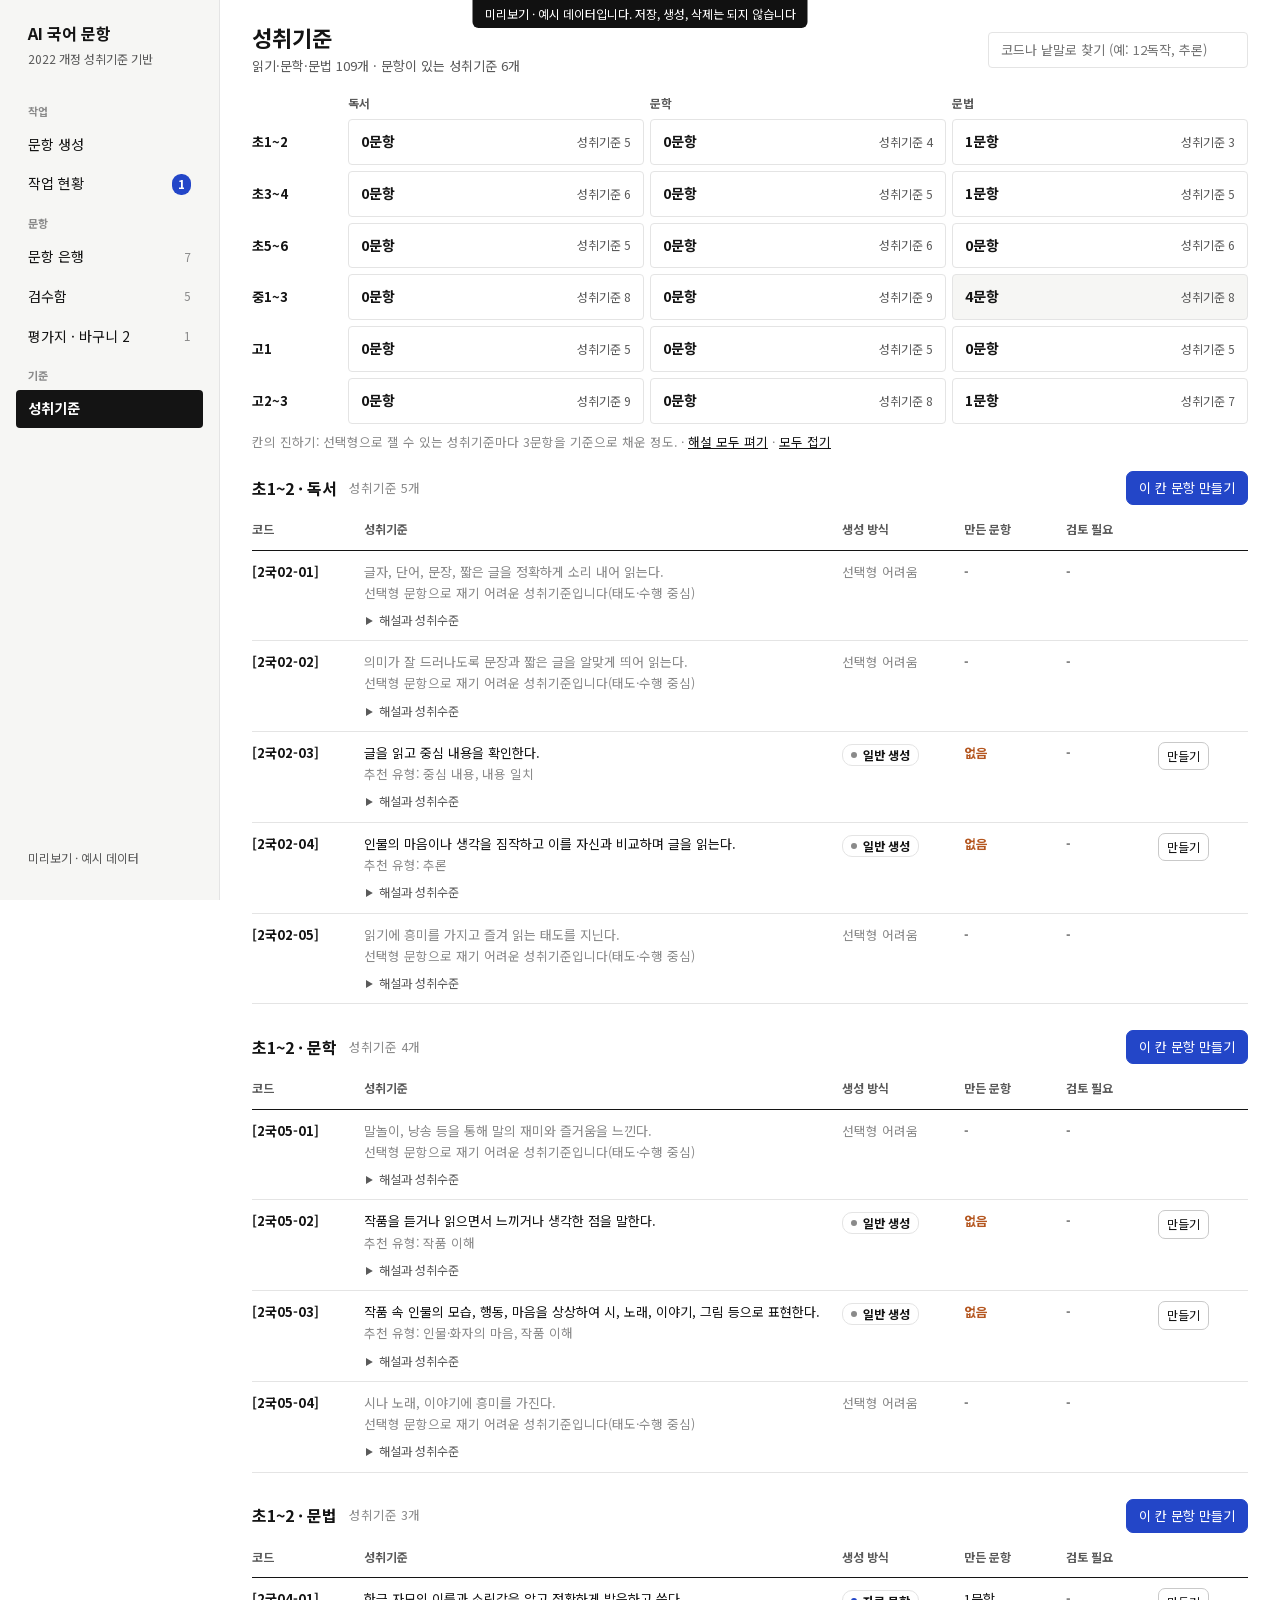
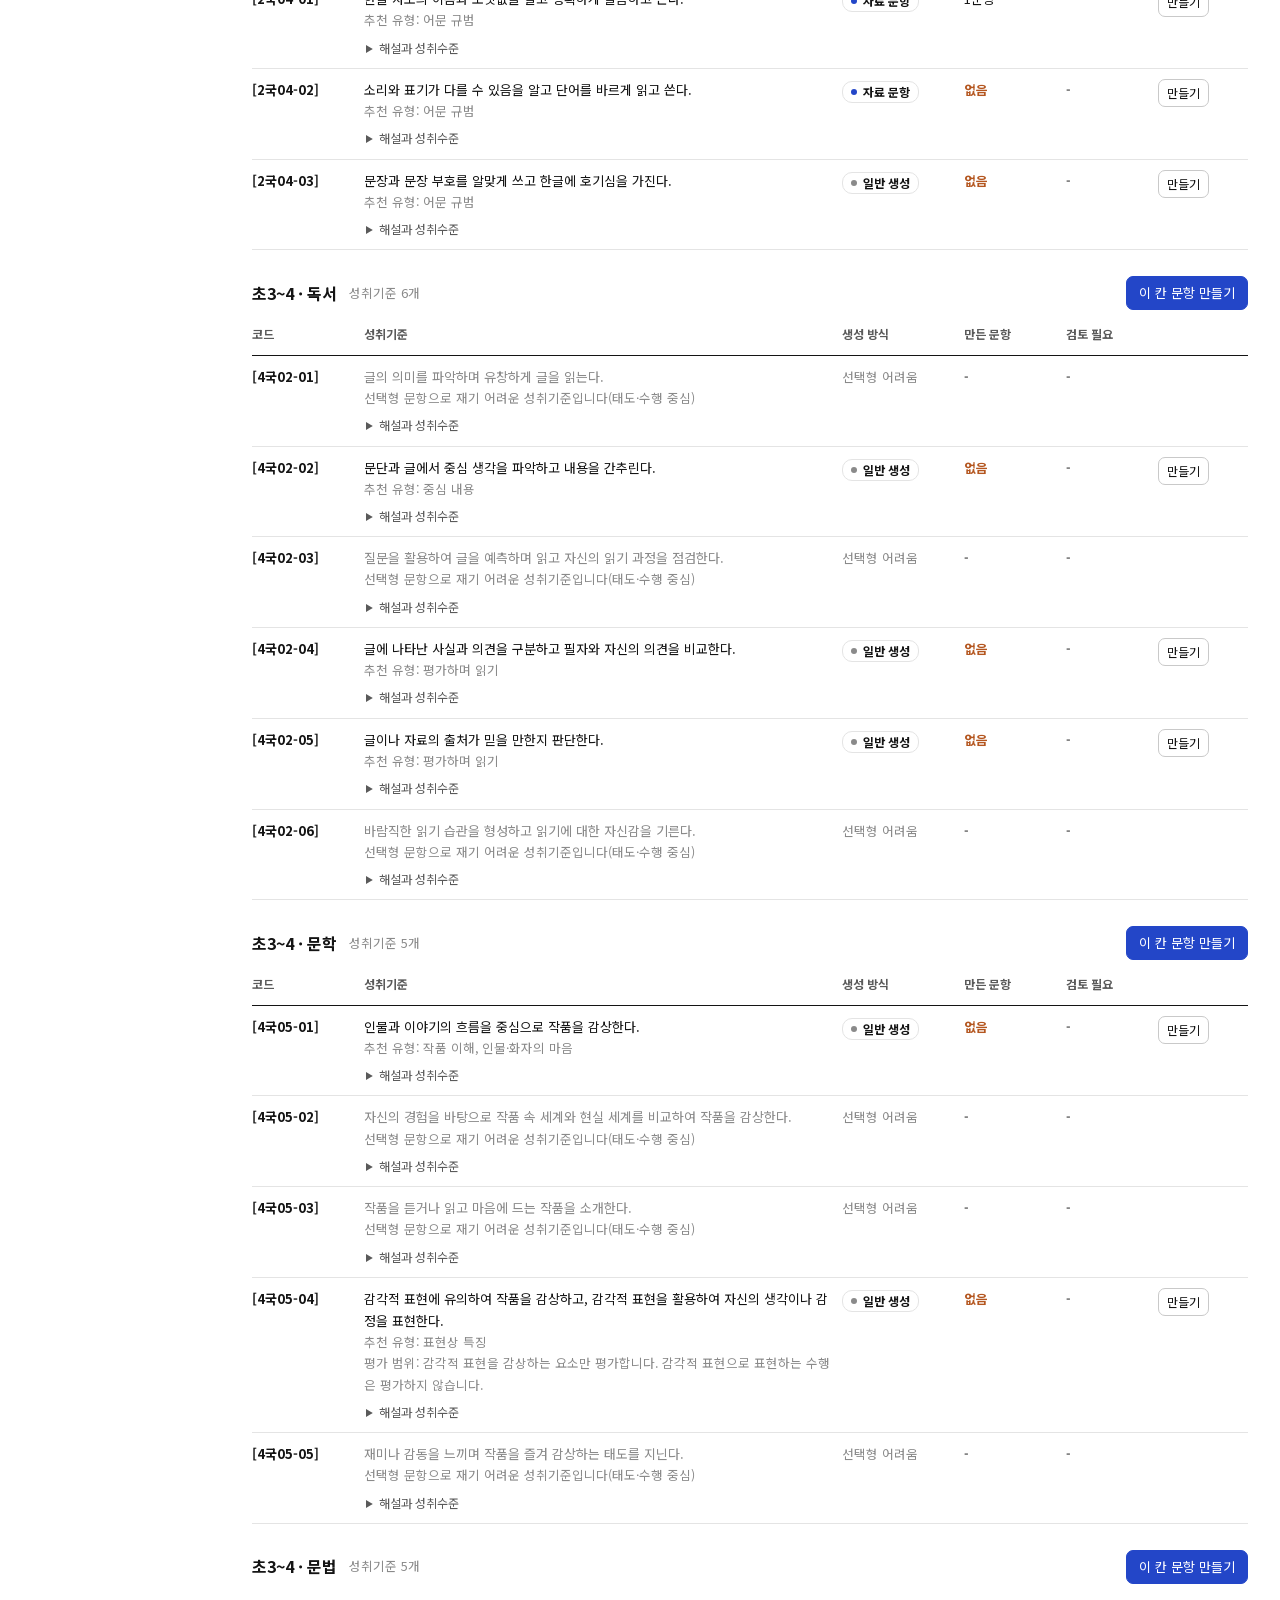
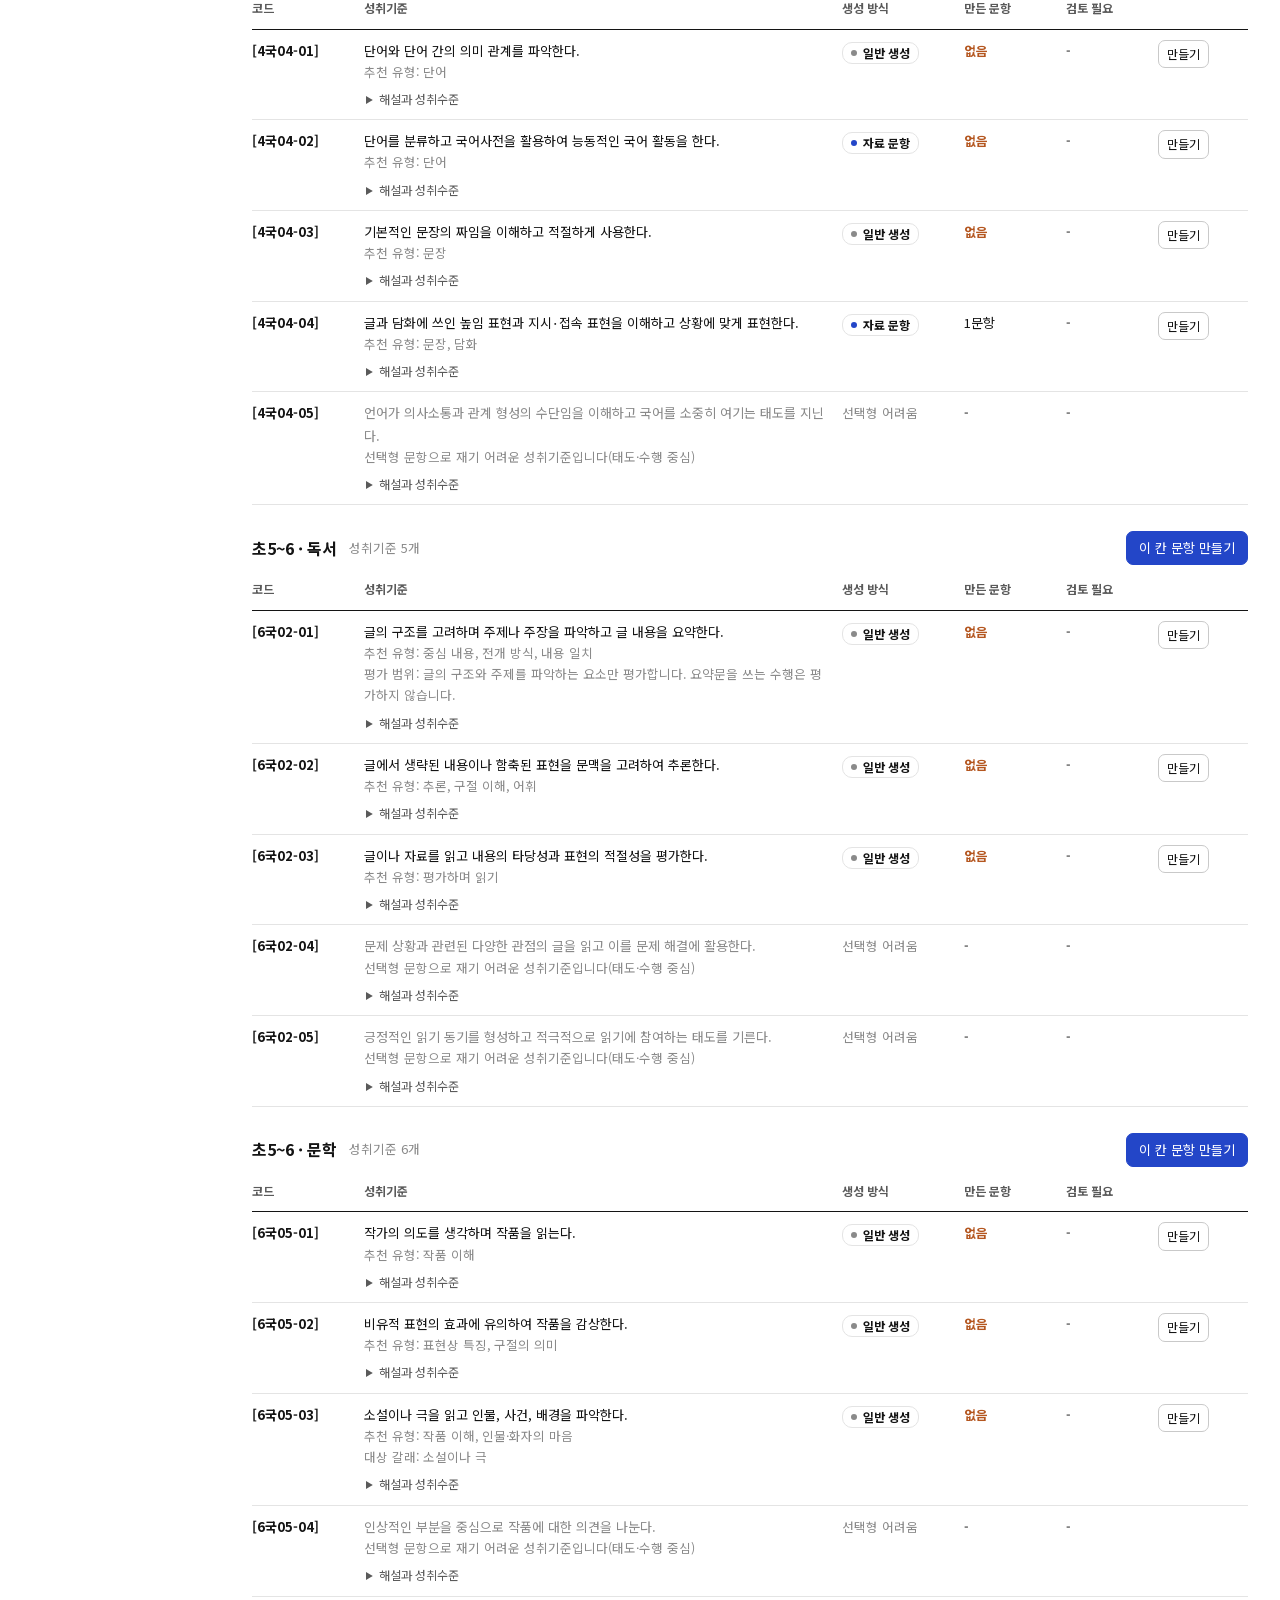
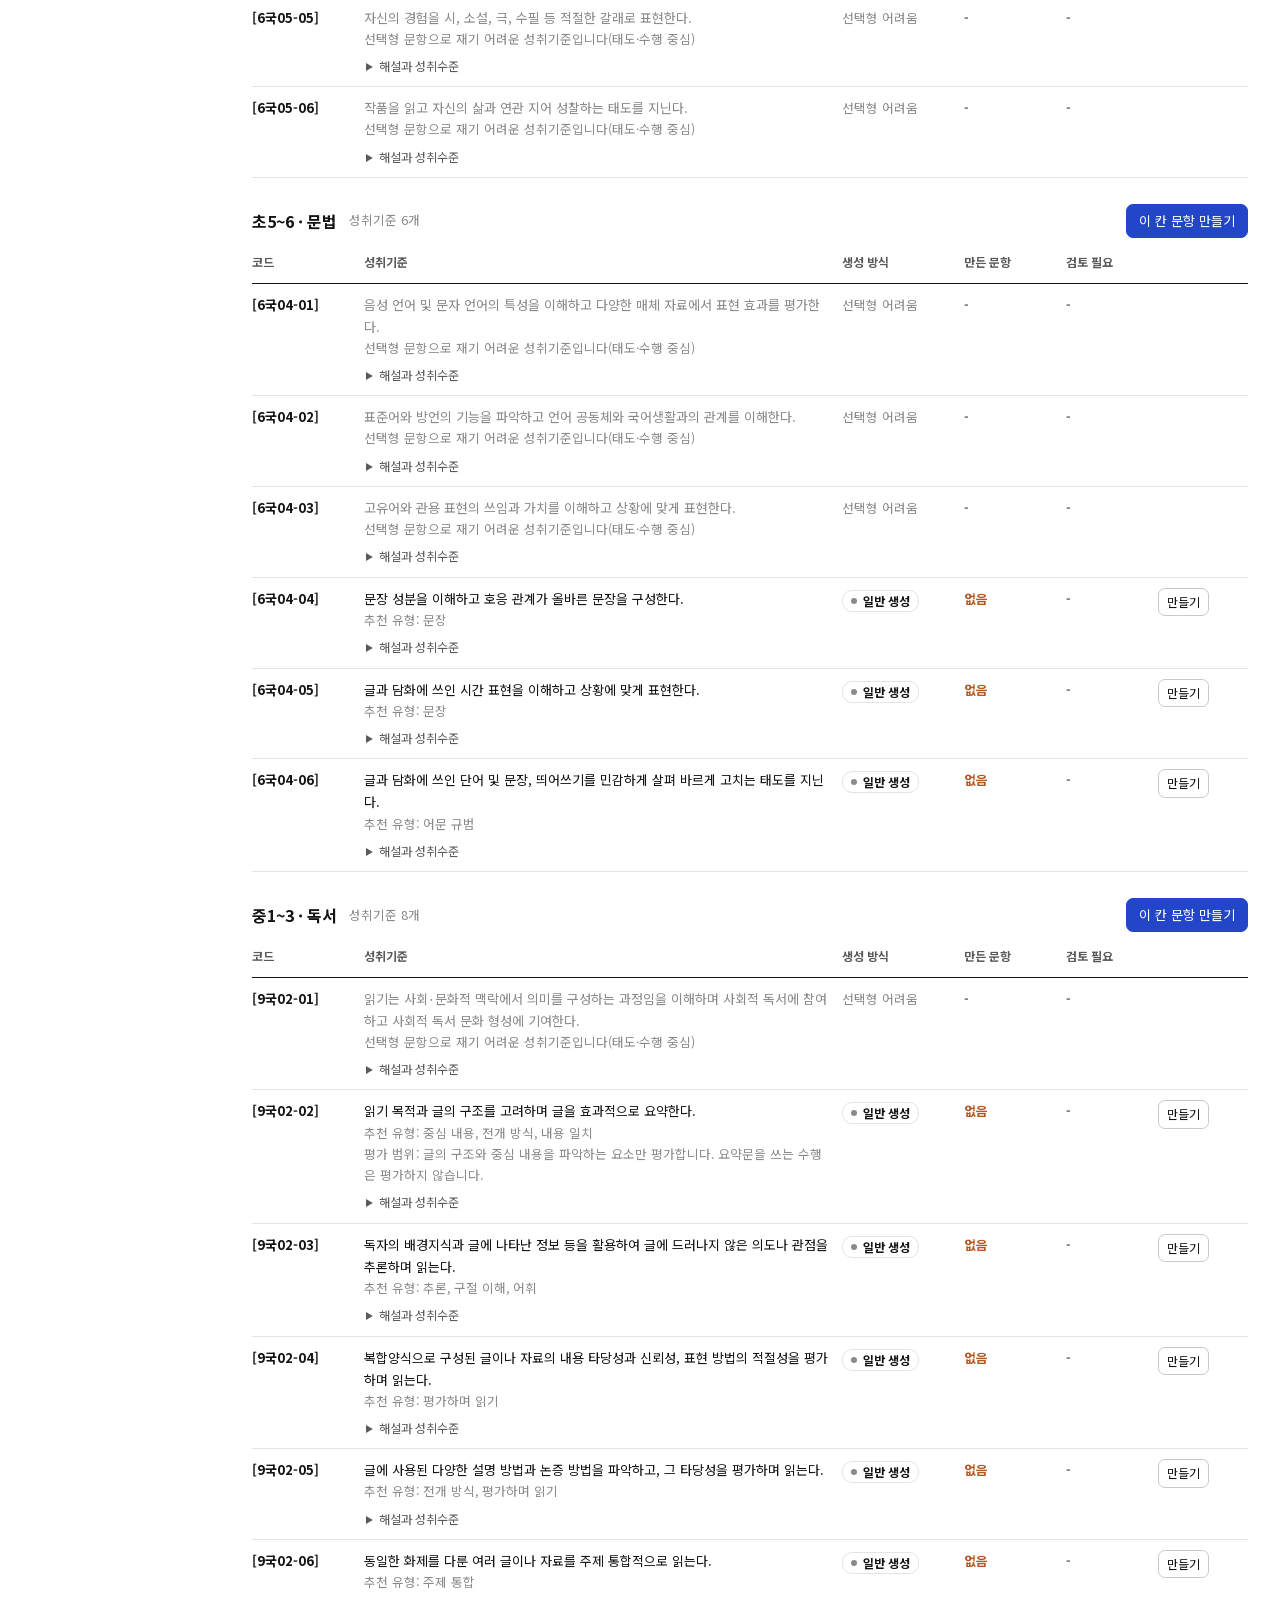
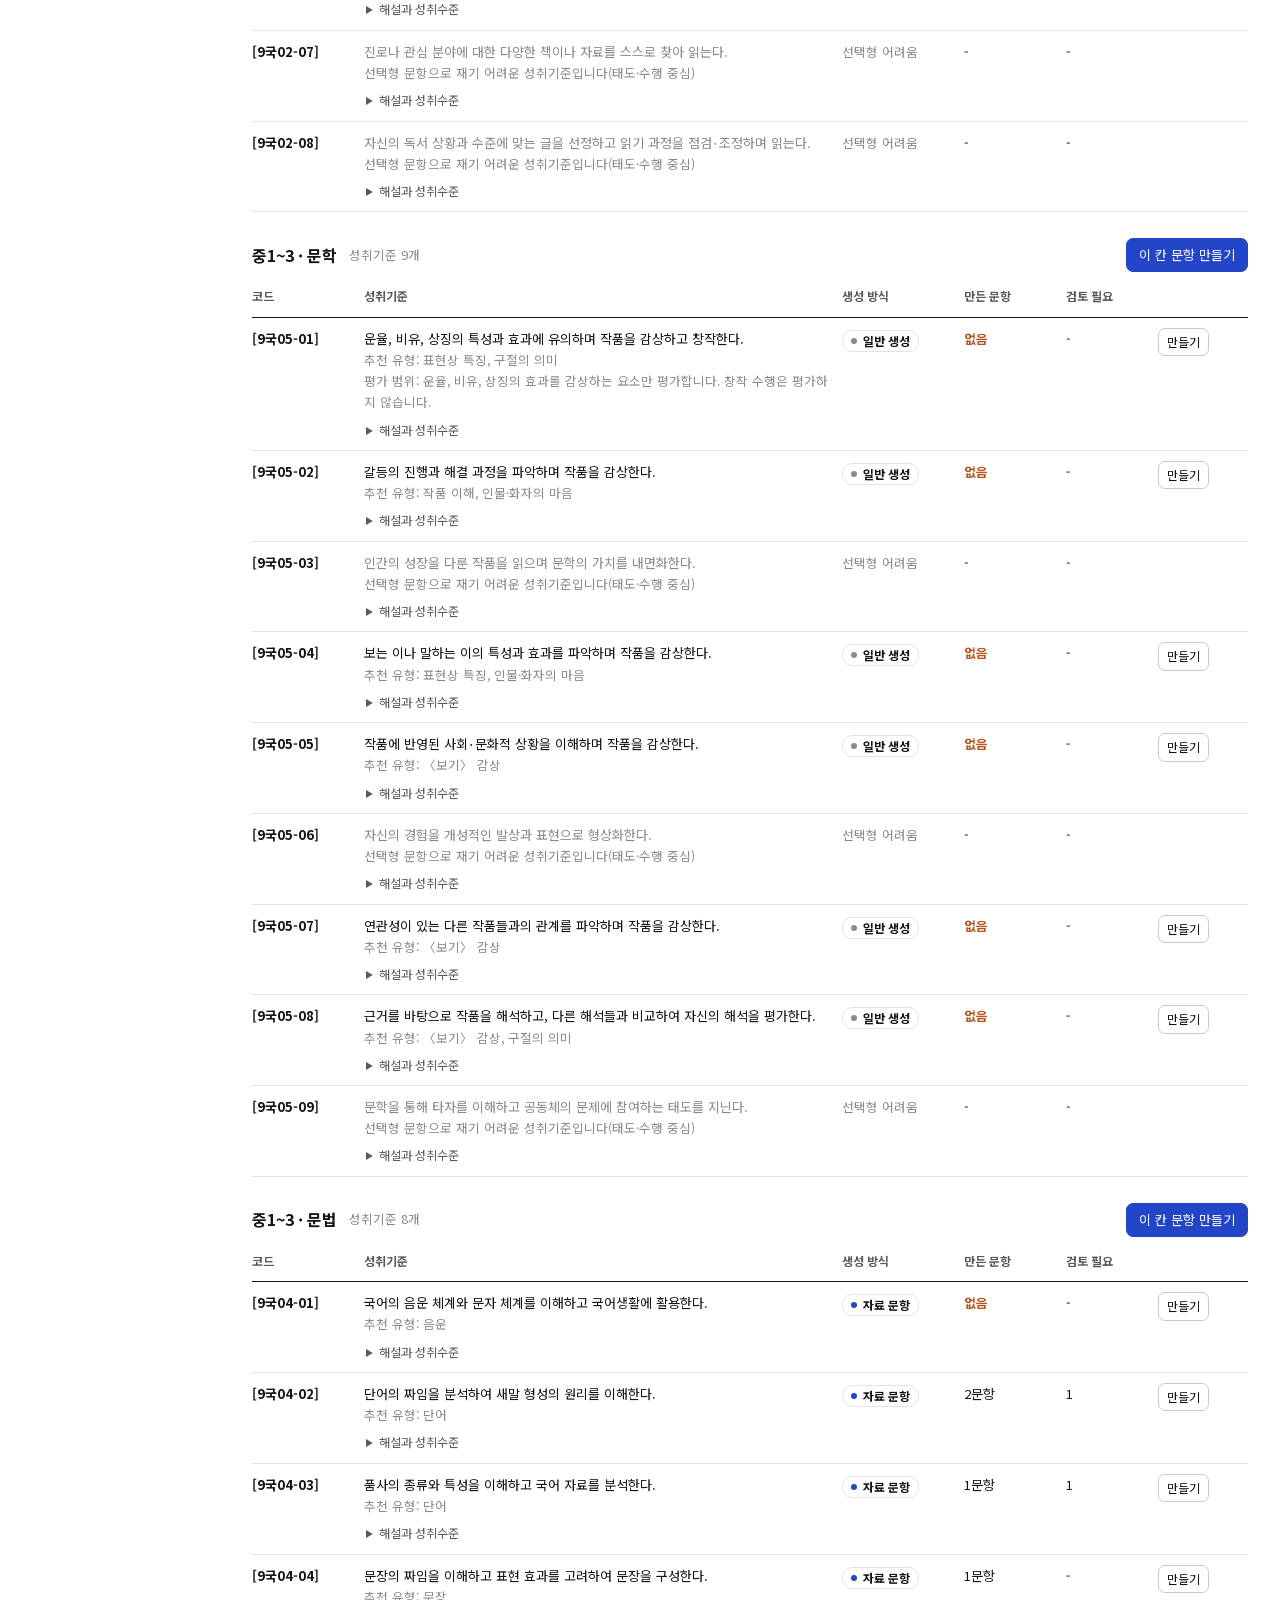
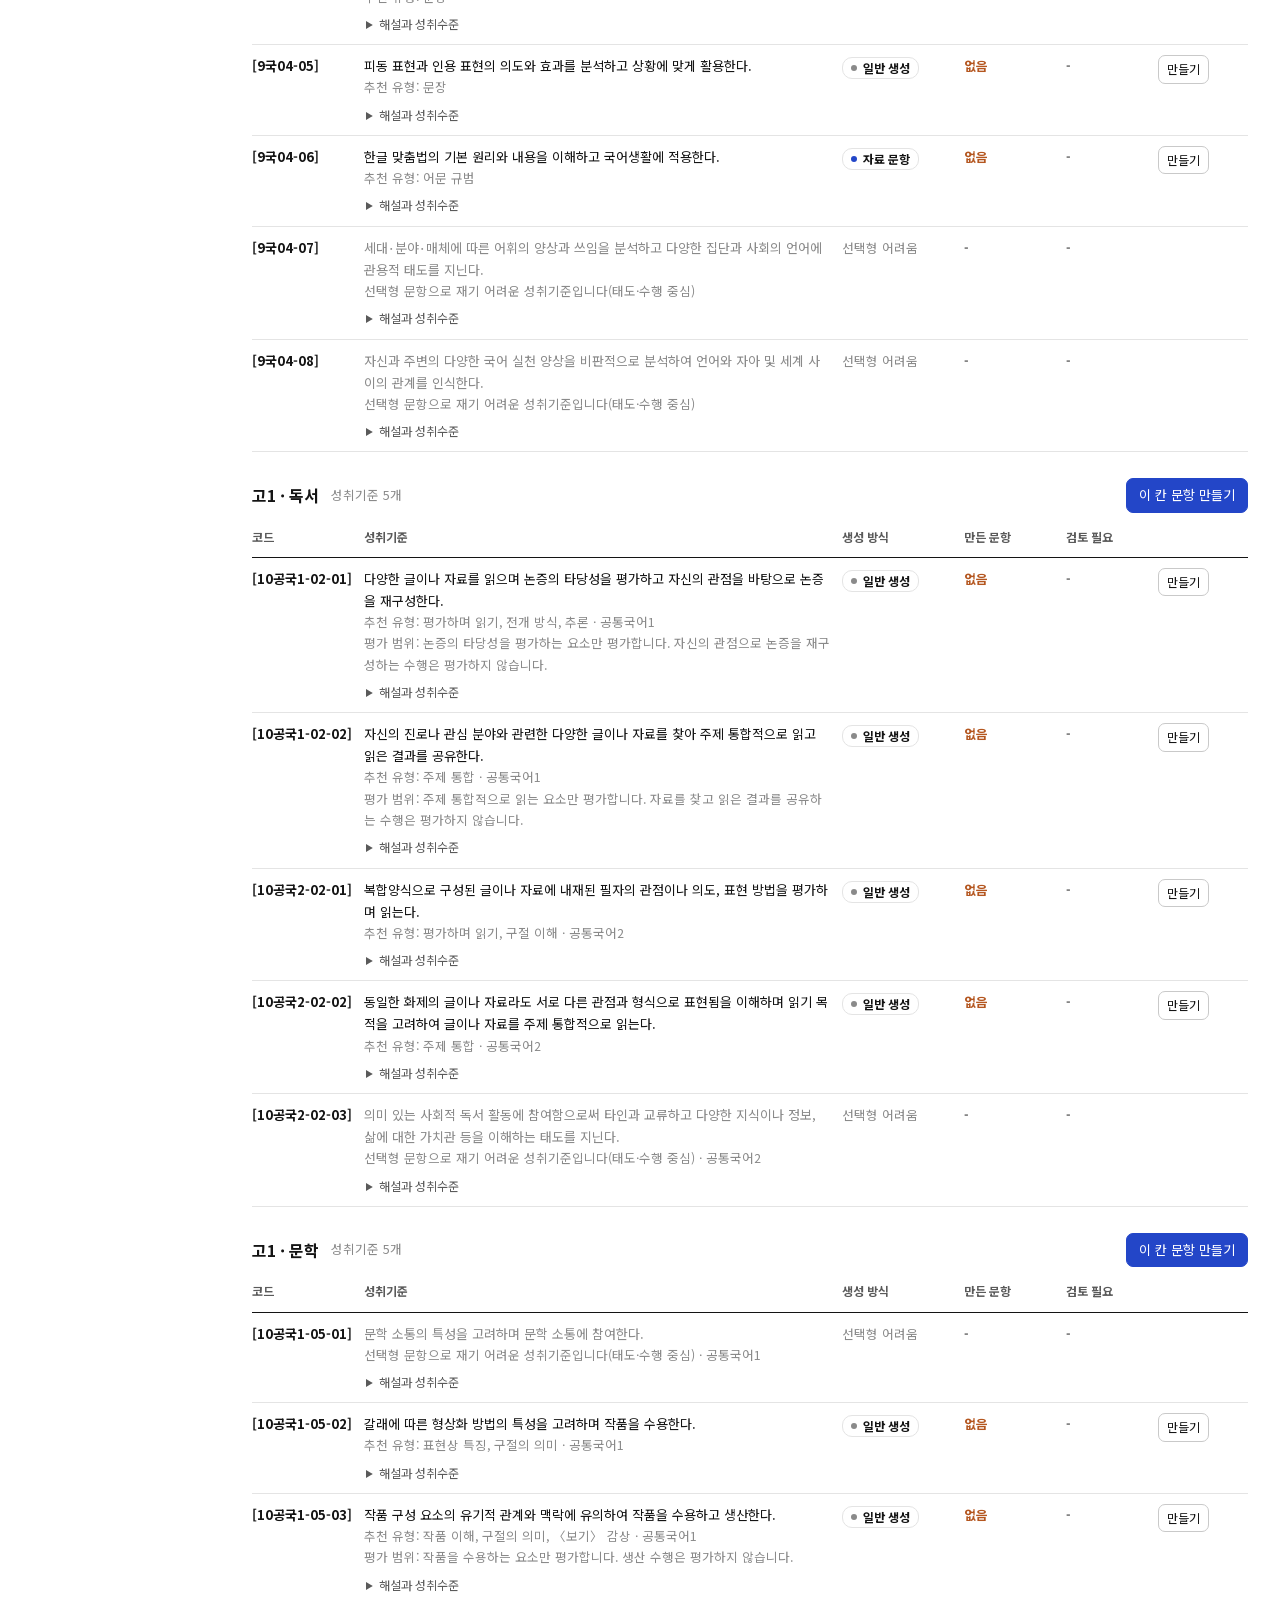
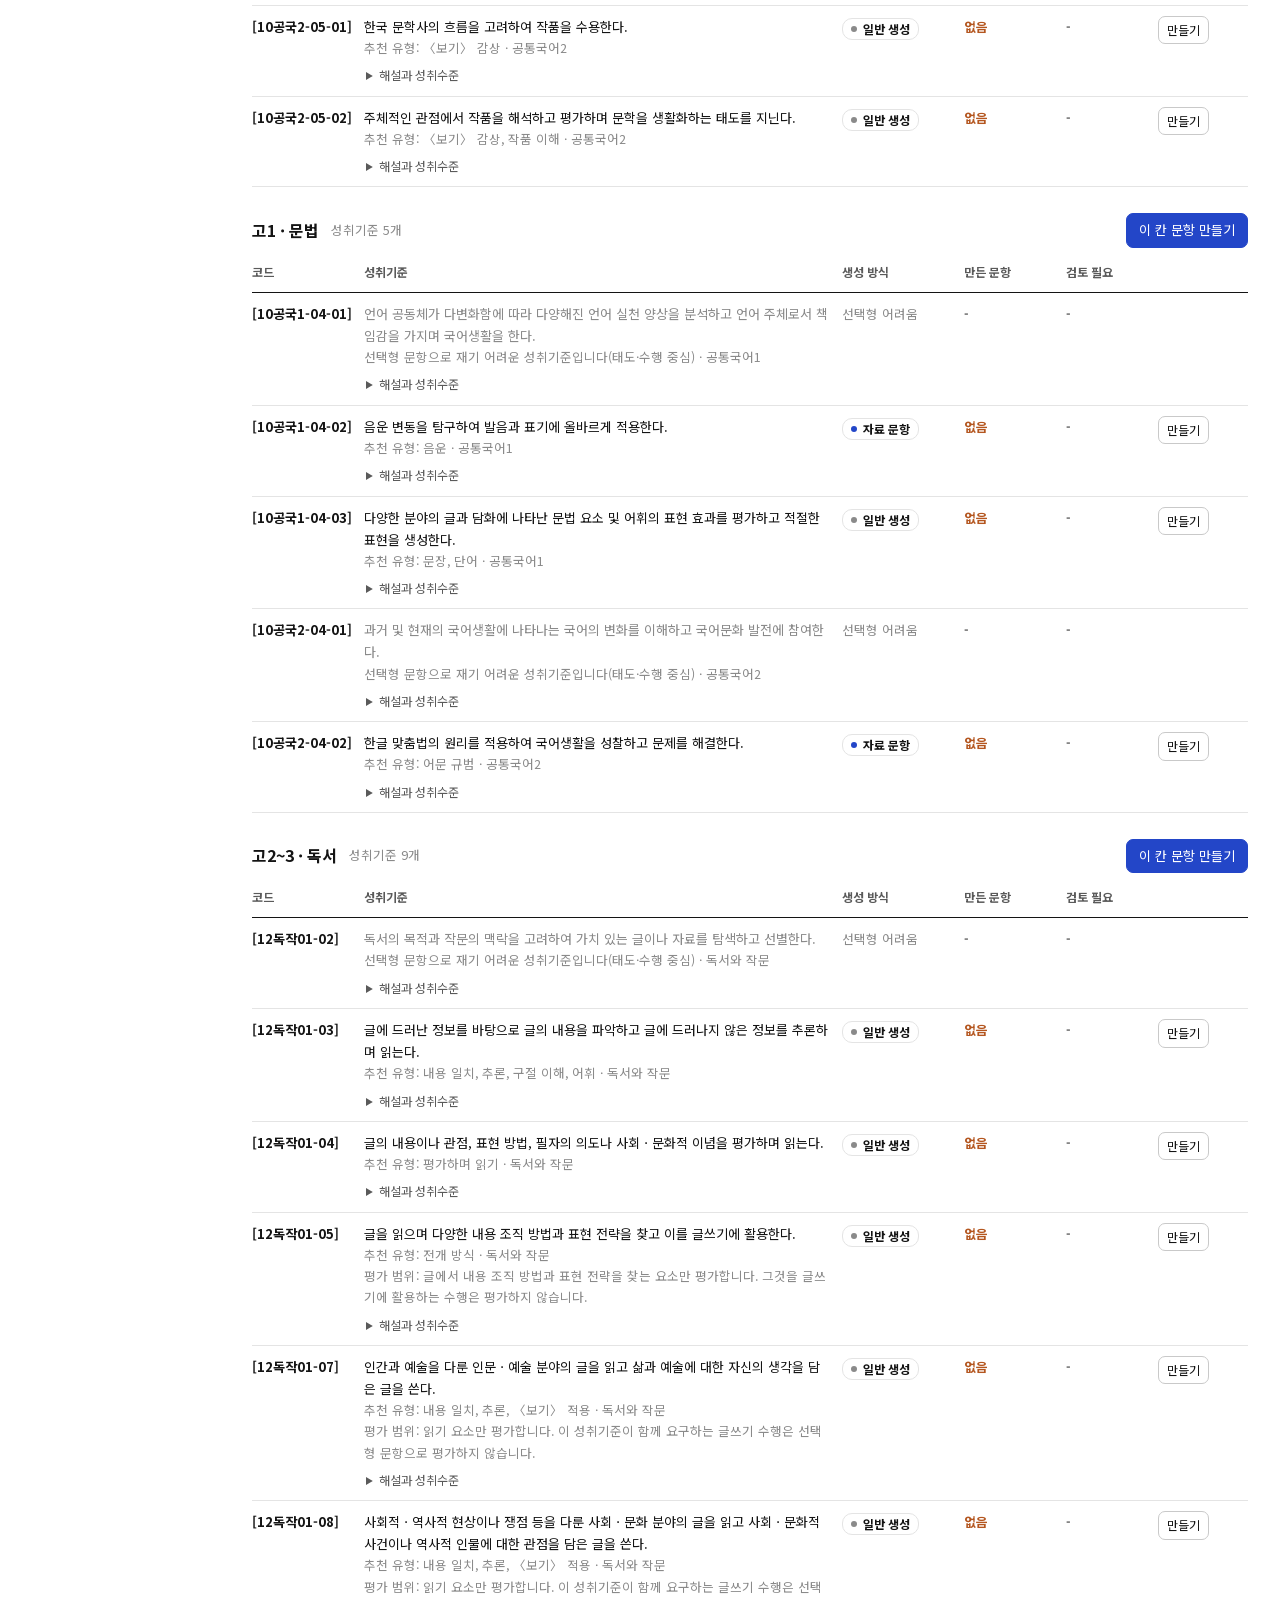
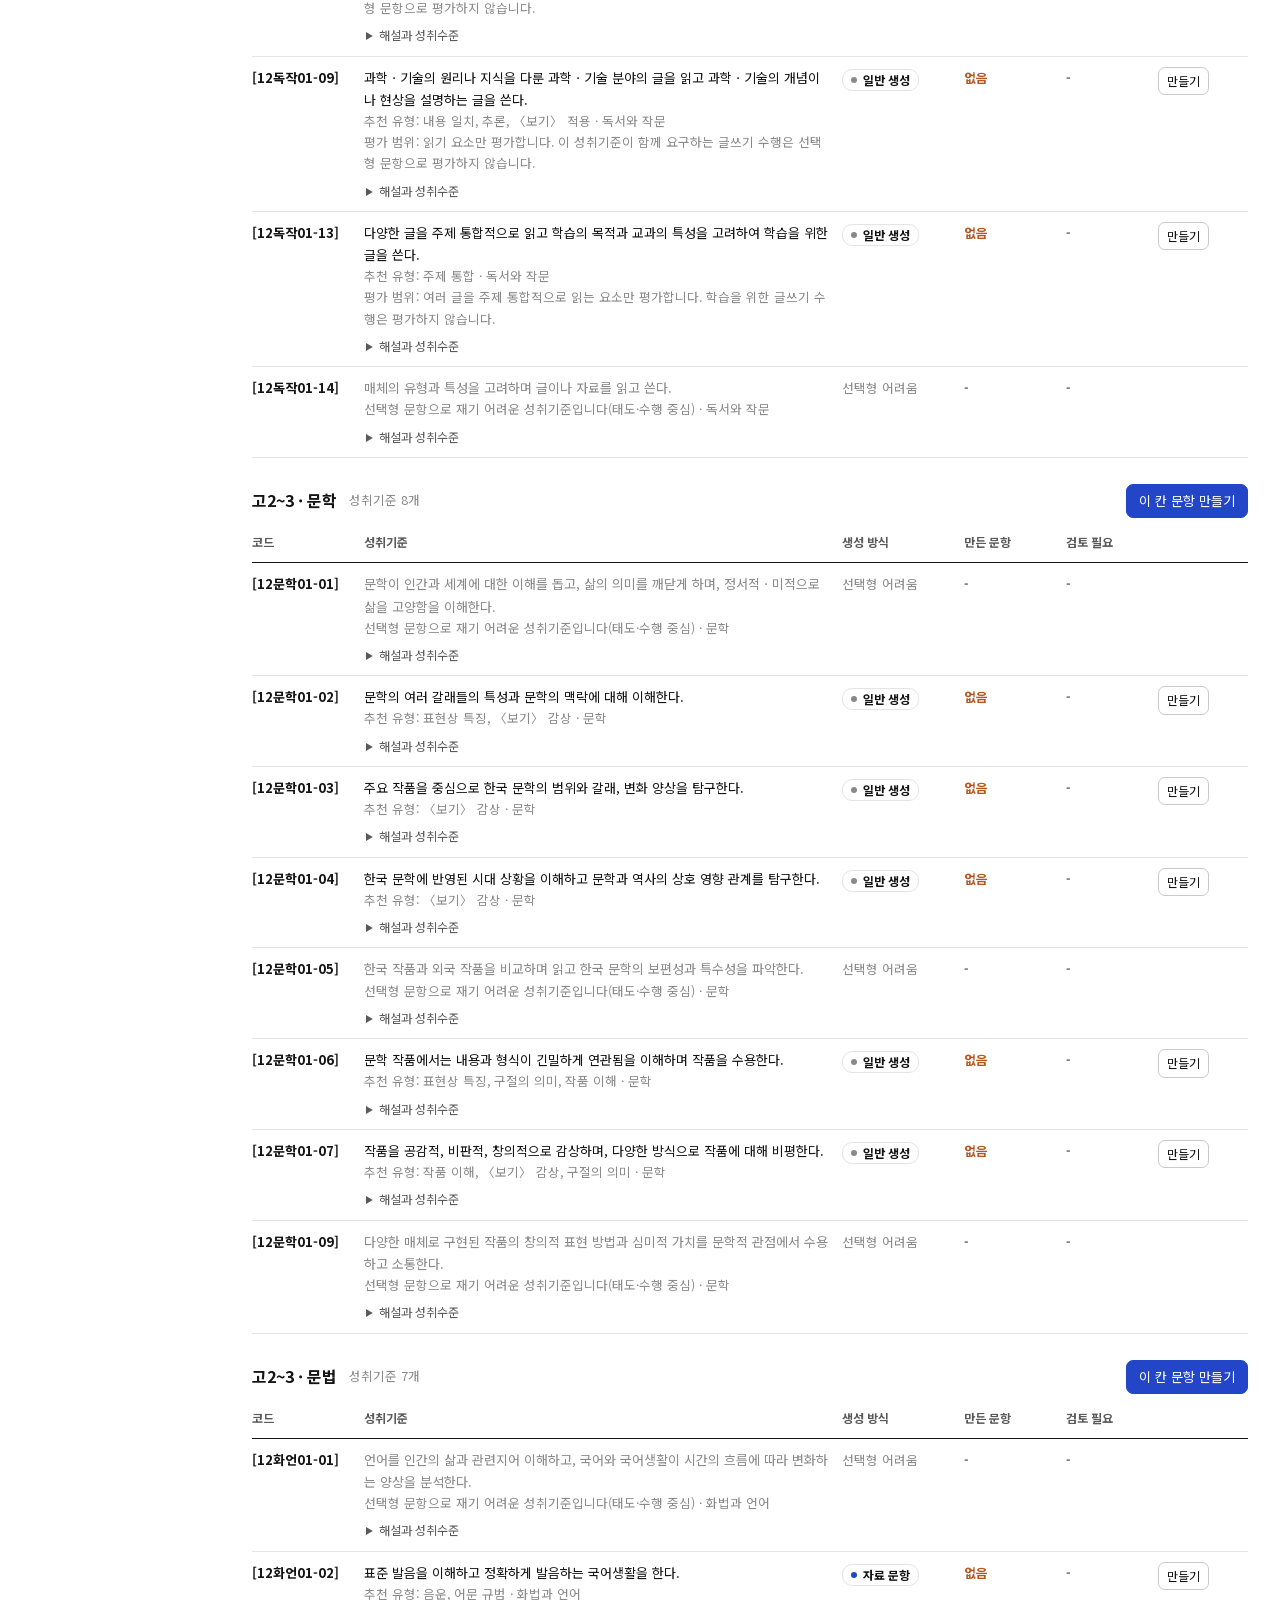
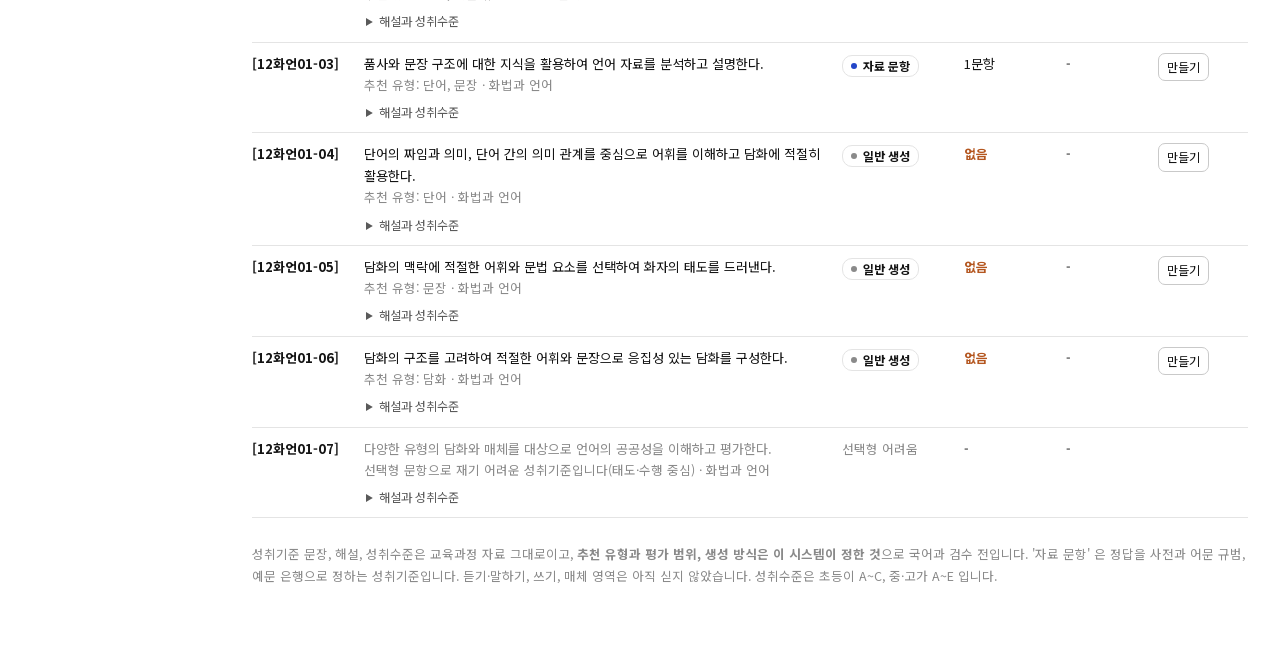
<file: standards.html>
<!doctype html>
<html lang="ko">
<head>
<meta charset="utf-8">
<meta name="viewport" content="width=device-width, initial-scale=1">
<title>성취기준 · AI 국어 문항 시스템</title>
<link rel="stylesheet" href="app.css">
<!-- 폐쇄망이라 CDN 을 쓰지 않는다. 부분 갱신은 app.js 가 맡고, 폼에는
     action 과 method 를 남겨 스크립트가 없어도 동작하게 둔다. -->
</head>
<body>




<div class="app">
  <nav class="side" aria-label="메뉴">
    <a class="side-brand" href="index.html"><b>AI 국어 문항</b><span>2022 개정 성취기준 기반</span></a>
    <div class="side-g">작업</div>
    <a class="side-i " href="generate.html">문항 생성
    <span class="n "></span></a>
    <a class="side-i " href="work.html">작업 현황
    <span class="n live" id="nav-jobs">1</span></a>
    <div class="side-g">문항</div>
    <a class="side-i " href="index.html">문항 은행
    <span class="n ">7</span></a>
    <a class="side-i " href="review.html">검수함
    <span class="n ">5</span></a>
    <a class="side-i " href="papers.html">평가지 · 바구니 2
    <span class="n ">1</span></a>
    <div class="side-g">기준</div>
    <a class="side-i on" href="standards.html">성취기준
    <span class="n "></span></a>
    <div class="side-foot">미리보기 · 예시 데이터</div>
  </nav>
  <div class="content">
    
<div class="page">
<div class="page-h">
  <div class="grow"><h1>성취기준</h1>
    <div class="sub">읽기·문학·문법 109개 · 문항이 있는 성취기준 6개</div></div>
  <form method="get" action="/standards" class="inline">
    
    
    <input type="search" name="q" value="" class="search"
           placeholder="코드나 낱말로 찾기 (예: 12독작, 추론)" aria-label="찾기">
  </form>
</div>




<div class="mx">
  <span></span><span class="hd">독서</span><span class="hd">문학</span><span class="hd">문법</span>
  
    <span class="bd">초1~2</span>
    
      <a href="standards.html"
         class=" ">
        <b>0문항</b><span>성취기준 5</span></a>
    
      <a href="standards.html"
         class=" ">
        <b>0문항</b><span>성취기준 4</span></a>
    
      <a href="standards.html"
         class=" ">
        <b>1문항</b><span>성취기준 3</span></a>
    
  
    <span class="bd">초3~4</span>
    
      <a href="standards.html"
         class=" ">
        <b>0문항</b><span>성취기준 6</span></a>
    
      <a href="standards.html"
         class=" ">
        <b>0문항</b><span>성취기준 5</span></a>
    
      <a href="standards.html"
         class=" ">
        <b>1문항</b><span>성취기준 5</span></a>
    
  
    <span class="bd">초5~6</span>
    
      <a href="standards.html"
         class=" ">
        <b>0문항</b><span>성취기준 5</span></a>
    
      <a href="standards.html"
         class=" ">
        <b>0문항</b><span>성취기준 6</span></a>
    
      <a href="standards.html"
         class=" ">
        <b>0문항</b><span>성취기준 6</span></a>
    
  
    <span class="bd">중1~3</span>
    
      <a href="standards.html"
         class=" ">
        <b>0문항</b><span>성취기준 8</span></a>
    
      <a href="standards.html"
         class=" ">
        <b>0문항</b><span>성취기준 9</span></a>
    
      <a href="standards.html"
         class="c1 ">
        <b>4문항</b><span>성취기준 8</span></a>
    
  
    <span class="bd">고1</span>
    
      <a href="standards.html"
         class=" ">
        <b>0문항</b><span>성취기준 5</span></a>
    
      <a href="standards.html"
         class=" ">
        <b>0문항</b><span>성취기준 5</span></a>
    
      <a href="standards.html"
         class=" ">
        <b>0문항</b><span>성취기준 5</span></a>
    
  
    <span class="bd">고2~3</span>
    
      <a href="standards.html"
         class=" ">
        <b>0문항</b><span>성취기준 9</span></a>
    
      <a href="standards.html"
         class=" ">
        <b>0문항</b><span>성취기준 8</span></a>
    
      <a href="standards.html"
         class=" ">
        <b>1문항</b><span>성취기준 7</span></a>
    
  
</div>
<p class="sm muted" style="margin:0 0 18px">칸의 진하기: 선택형으로 잴 수 있는 성취기준마다 3문항을 기준으로 채운 정도.
  
  · <button type="button" class="lnk" onclick="stdOpenAll(true)">해설 모두 펴기</button>
  · <button type="button" class="lnk" onclick="stdOpenAll(false)">모두 접기</button></p>




<section class="stdgrp">
  <div class="page-h" style="margin:8px 0 4px">
    <h2 style="font-size:16px;margin:0">초1~2 · 독서</h2>
    <span class="sm muted">성취기준 5개</span>
    <span class="grow"></span>
    <a class="btn primary" href="generate.html">이 칸 문항 만들기</a>
  </div>
  <div class="srow h"><span>코드</span><span>성취기준</span><span>생성 방식</span><span>만든 문항</span><span>검토 필요</span><span></span></div>
  
  <div class="srow none" id="2국02-01">
    <span class="code">[2국02-01]</span>
    <div class="t">글자, 단어, 문장, 짧은 글을 정확하게 소리 내어 읽는다.
      <div class="sm muted">선택형 문항으로 재기 어려운 성취기준입니다(태도·수행 중심)</div>
      
      
      
      
      <details class="std-more">
        <summary>해설과 성취수준</summary>
        <p class="muted sm">교육과정 자료에 이 성취기준의 해설이 없습니다.</p>
        
          <table class="tbl compact lv"><tbody>
          <tr><td class="lv-k">A</td><td>글자, 단어, 문장, 짧은 글을 바르고 정확하게 발음하고 적절한 속도로 소리 내어 읽을 수 있다.</td></tr><tr><td class="lv-k">B</td><td>글자, 단어, 문장, 짧은 글을 정확하게 발음하고 소리 내어 읽을 수 있다.</td></tr><tr><td class="lv-k">C</td><td>글자, 단어, 문장, 짧은 글을 부분적으로 정확하게 발음하고 소리 내어 읽는다.</td></tr>
          </tbody></table>
        
      </details>
      
    </div>
    <span><span class="sm muted">선택형 어려움</span>
      </span>
    <span>-</span>
    <span>-</span>
    <span></span>
  </div>
  
  <div class="srow none" id="2국02-02">
    <span class="code">[2국02-02]</span>
    <div class="t">의미가 잘 드러나도록 문장과 짧은 글을 알맞게 띄어 읽는다.
      <div class="sm muted">선택형 문항으로 재기 어려운 성취기준입니다(태도·수행 중심)</div>
      
      
      
      
      <details class="std-more">
        <summary>해설과 성취수준</summary>
        <p class="std-cm">이 성취기준은 글을 의미 단위에 알맞게 띄어 읽으며 글의 의미를 파악하는 능력을 기르기 위해 설정하였다. 글을 읽으면서 의미 단위를 인식하고 이에 맞게 띄어 읽는 것은 글의 의미를 정확하게 파악하고 읽기 유창성을 높이는 데 중요한 요소이다. 글의 의미를 이해하기 위해 의미 단위에 따른 어구나 어절 단위 등으로 띄어 읽기, 주어부와 서술어부 등을 단위로 하여 띄어 읽기, 문장 부호에 따라 문장 단위를 인식하면서 띄어 읽기, 쉬는 지점, 쉼의 길이에 유의하며 띄어 읽기 등을 학습한다.</p>
        
        
          <table class="tbl compact lv"><tbody>
          <tr><td class="lv-k">A</td><td>글에 의미 단위가 있음을 인식하며 의미가 잘 드러나도록 문장과 짧은 글을 알맞게 띄어 읽을 수 있다.</td></tr><tr><td class="lv-k">B</td><td>글의 의미가 잘 드러나도록 문장과 짧은 글을 알맞게 띄어 읽을 수 있다.</td></tr><tr><td class="lv-k">C</td><td>문장과 짧은 글을 부분적으로 알맞게 띄어 읽는다.</td></tr>
          </tbody></table>
        
      </details>
      
    </div>
    <span><span class="sm muted">선택형 어려움</span>
      </span>
    <span>-</span>
    <span>-</span>
    <span></span>
  </div>
  
  <div class="srow " id="2국02-03">
    <span class="code">[2국02-03]</span>
    <div class="t">글을 읽고 중심 내용을 확인한다.
      <div class="sm muted">추천 유형: 중심 내용, 내용 일치</div>
      
      
      
      
      <details class="std-more">
        <summary>해설과 성취수준</summary>
        <p class="muted sm">교육과정 자료에 이 성취기준의 해설이 없습니다.</p>
        
          <table class="tbl compact lv"><tbody>
          <tr><td class="lv-k">A</td><td>다양한 유형의 글을 읽고 중심 내용을 정확하게 확인할 수 있다.</td></tr><tr><td class="lv-k">B</td><td>글을 읽고 중심 내용을 정확하게 확인할 수 있다.</td></tr><tr><td class="lv-k">C</td><td>글을 읽고 중심 내용을 부분적으로 확인한다.</td></tr>
          </tbody></table>
        
      </details>
      
    </div>
    <span><span class="st">일반 생성</span></span>
    <span><span class="warn-n">없음</span></span>
    <span>-</span>
    <span><a class="btn xs" href="generate.html">만들기</a></span>
  </div>
  
  <div class="srow " id="2국02-04">
    <span class="code">[2국02-04]</span>
    <div class="t">인물의 마음이나 생각을 짐작하고 이를 자신과 비교하며 글을 읽는다.
      <div class="sm muted">추천 유형: 추론</div>
      
      
      
      
      <details class="std-more">
        <summary>해설과 성취수준</summary>
        <p class="std-cm">이 성취기준은 글에 등장하는 인물의 마음과 생각을 짐작하는 능력과 타인에 대한 공감 능력을 기르기 위해 설정하였다. 인물의 마음이나 생각을 짐작하는 것은 글의 내용에 대한 이해와 더불어 실제 주변 인물에 대한 이해를 높이는 데 도움이 된다. 인물의 처지나 상황을 파악하기, 자신의 경험에 비추어 인물의 마음이나 생각 짐작하기, 감정을 드러내는 다양한 어휘를 활용하여 인물의 마음이나 생각을 표현하기, 인물의 마음이나 생각과 관련된 자신의 경험이나 생각을 떠올리며 비교하기 등을 학습한다.</p>
        
        
          <table class="tbl compact lv"><tbody>
          <tr><td class="lv-k">A</td><td>인물의 마음이나 생각을 정확하게 짐작하고 이를 자신의 관점과 능동적으로 비교하며 글을 읽을 수 있다.</td></tr><tr><td class="lv-k">B</td><td>인물의 마음이나 생각을 짐작하고 이를 자신의 관점과 비교하며 글을 읽을 수 있다.</td></tr><tr><td class="lv-k">C</td><td>인물의 마음이나 생각을 부분적으로 짐작하고 이를 자신의 관점과 일부 비교하며 글을 읽는다.</td></tr>
          </tbody></table>
        
      </details>
      
    </div>
    <span><span class="st">일반 생성</span></span>
    <span><span class="warn-n">없음</span></span>
    <span>-</span>
    <span><a class="btn xs" href="generate.html">만들기</a></span>
  </div>
  
  <div class="srow none" id="2국02-05">
    <span class="code">[2국02-05]</span>
    <div class="t">읽기에 흥미를 가지고 즐겨 읽는 태도를 지닌다.
      <div class="sm muted">선택형 문항으로 재기 어려운 성취기준입니다(태도·수행 중심)</div>
      
      
      
      
      <details class="std-more">
        <summary>해설과 성취수준</summary>
        <p class="muted sm">교육과정 자료에 이 성취기준의 해설이 없습니다.</p>
        
          <table class="tbl compact lv"><tbody>
          <tr><td class="lv-k">A</td><td>읽기에 흥미를 가지고 읽기 경험을 긍정적으로 수용하며 즐겨 읽는 태도를 지닌다.</td></tr><tr><td class="lv-k">B</td><td>읽기에 흥미를 가지고 긍정적으로 즐겨 읽는 태도를 지닌다.</td></tr><tr><td class="lv-k">C</td><td>읽기에 일부 흥미를 보인다.</td></tr>
          </tbody></table>
        
      </details>
      
    </div>
    <span><span class="sm muted">선택형 어려움</span>
      </span>
    <span>-</span>
    <span>-</span>
    <span></span>
  </div>
  
</section>

<section class="stdgrp">
  <div class="page-h" style="margin:8px 0 4px">
    <h2 style="font-size:16px;margin:0">초1~2 · 문학</h2>
    <span class="sm muted">성취기준 4개</span>
    <span class="grow"></span>
    <a class="btn primary" href="generate.html">이 칸 문항 만들기</a>
  </div>
  <div class="srow h"><span>코드</span><span>성취기준</span><span>생성 방식</span><span>만든 문항</span><span>검토 필요</span><span></span></div>
  
  <div class="srow none" id="2국05-01">
    <span class="code">[2국05-01]</span>
    <div class="t">말놀이, 낭송 등을 통해 말의 재미와 즐거움을 느낀다.
      <div class="sm muted">선택형 문항으로 재기 어려운 성취기준입니다(태도·수행 중심)</div>
      
      
      
      
      <details class="std-more">
        <summary>해설과 성취수준</summary>
        <p class="std-cm">이 성취기준은 흥미로운 말놀이와 분위기를 살린 낭송을 통해 언어 활동의 재미와 즐거움을 느끼며 언어적 감수성을 기르게 하기 위해 설정하였다. 일상에서 쉽게 접할 수 있는 작품은 물론 일상적 대화 등을 통해 언어의 놀이적 성격을 인지하도록 하고, 의성어와 의태어, 규칙적으로 반복되는 소리, 언어유희, 재치 있는 문답, 수수께끼, 끝말잇기 등에서 말놀이의 재미와 가치를 느끼게 한다. 또한 작품의 느낌과 분위기를 살려 낭송해 보면서 목소리 크기나 말의 속도, 어조 등을 달리함에 따라 다양한 느낌을 전달할 수 있음을 알고 문학을 즐겨 향유하도록 한다.</p>
        
        
          <table class="tbl compact lv"><tbody>
          <tr><td class="lv-k">A</td><td>말놀이에 적극적으로 참여하고 분위기를 살려 작품을 낭송하며 말의 재미와 즐거움을 느낄 수 있다.</td></tr><tr><td class="lv-k">B</td><td>말놀이에 참여하고 작품을 낭송하며 말의 재미와 즐거움을 느낄 수 있다.</td></tr><tr><td class="lv-k">C</td><td>간단한 말놀이나 작품 낭송에서 말의 재미를 느낀다.</td></tr>
          </tbody></table>
        
      </details>
      
    </div>
    <span><span class="sm muted">선택형 어려움</span>
      </span>
    <span>-</span>
    <span>-</span>
    <span></span>
  </div>
  
  <div class="srow " id="2국05-02">
    <span class="code">[2국05-02]</span>
    <div class="t">작품을 듣거나 읽으면서 느끼거나 생각한 점을 말한다.
      <div class="sm muted">추천 유형: 작품 이해</div>
      
      
      
      
      <details class="std-more">
        <summary>해설과 성취수준</summary>
        <p class="std-cm">이 성취기준은 학습자들이 작품에 대해 느끼거나 생각한 점을 다른 이들과 나누는 과정에서 문학에 대해 더욱 흥미를 느끼고, 주체적으로 작품을 수용하는 능력을 기르게 하기 위해 설정하였다. 학습자의 발달과 정서적 측면을 고려하여 시, 노래, 이야기 등 다양한 갈래의 작품을 제시하고, 학습자가 이들 작품을 대상으로 자신의 생각이나 느낌을 표현할 수 있도록 한다. 이 과정에서 학습자로 하여금 작품에 대한 다른 학습자들의 말을 경청하게 하고, 사람마다 작품을 다르게 받아들일 수 있다는 점을 이해하게 한다.</p>
        
        
          <table class="tbl compact lv"><tbody>
          <tr><td class="lv-k">A</td><td>작품을 듣거나 읽으면서 느끼거나 생각한 점을 구체적으로 말하며 감상을 다른 사람과 즐겨 나눌 수 있다.</td></tr><tr><td class="lv-k">B</td><td>작품을 듣거나 읽으면서 느끼거나 생각한 점을 말하며 감상을 다른 사람과 나눌 수 있다.</td></tr><tr><td class="lv-k">C</td><td>작품을 듣거나 읽으면서 느끼거나 생각한 점을 간단한 말로 표현한다.</td></tr>
          </tbody></table>
        
      </details>
      
    </div>
    <span><span class="st">일반 생성</span></span>
    <span><span class="warn-n">없음</span></span>
    <span>-</span>
    <span><a class="btn xs" href="generate.html">만들기</a></span>
  </div>
  
  <div class="srow " id="2국05-03">
    <span class="code">[2국05-03]</span>
    <div class="t">작품 속 인물의 모습, 행동, 마음을 상상하여 시, 노래, 이야기, 그림 등으로 표현한다.
      <div class="sm muted">추천 유형: 인물·화자의 마음, 작품 이해</div>
      
      
      
      
      <details class="std-more">
        <summary>해설과 성취수준</summary>
        <p class="muted sm">교육과정 자료에 이 성취기준의 해설이 없습니다.</p>
        
          <table class="tbl compact lv"><tbody>
          <tr><td class="lv-k">A</td><td>작품 속 인물의 모습, 행동, 마음을 구체적으로 상상하여 시, 노래, 이야기, 그림 등 다양한 방식으로 창의적으로 표현할 수 있다.</td></tr><tr><td class="lv-k">B</td><td>작품 속 인물의 모습, 행동, 마음을 상상하여 시, 노래, 이야기, 그림 등으로 표현할 수 있다.</td></tr><tr><td class="lv-k">C</td><td>작품 속 인물의 모습, 행동, 마음을 일부 상상하여 시, 노래, 이야기, 그림 등으로 간단하게 표현한다.</td></tr>
          </tbody></table>
        
      </details>
      
    </div>
    <span><span class="st">일반 생성</span></span>
    <span><span class="warn-n">없음</span></span>
    <span>-</span>
    <span><a class="btn xs" href="generate.html">만들기</a></span>
  </div>
  
  <div class="srow none" id="2국05-04">
    <span class="code">[2국05-04]</span>
    <div class="t">시나 노래, 이야기에 흥미를 가진다.
      <div class="sm muted">선택형 문항으로 재기 어려운 성취기준입니다(태도·수행 중심)</div>
      
      
      
      
      <details class="std-more">
        <summary>해설과 성취수준</summary>
        <p class="muted sm">교육과정 자료에 이 성취기준의 해설이 없습니다.</p>
        
          <table class="tbl compact lv"><tbody>
          <tr><td class="lv-k">A</td><td>다양한 시나 노래, 이야기를 스스로 찾아 감상하며 흥미를 가진다.</td></tr><tr><td class="lv-k">B</td><td>다양한 시나 노래, 이야기를 감상하는 데에 흥미를 가진다.</td></tr><tr><td class="lv-k">C</td><td>시나 노래, 이야기를 듣거나 읽는 데 관심을 가진다.</td></tr>
          </tbody></table>
        
      </details>
      
    </div>
    <span><span class="sm muted">선택형 어려움</span>
      </span>
    <span>-</span>
    <span>-</span>
    <span></span>
  </div>
  
</section>

<section class="stdgrp">
  <div class="page-h" style="margin:8px 0 4px">
    <h2 style="font-size:16px;margin:0">초1~2 · 문법</h2>
    <span class="sm muted">성취기준 3개</span>
    <span class="grow"></span>
    <a class="btn primary" href="generate.html">이 칸 문항 만들기</a>
  </div>
  <div class="srow h"><span>코드</span><span>성취기준</span><span>생성 방식</span><span>만든 문항</span><span>검토 필요</span><span></span></div>
  
  <div class="srow " id="2국04-01">
    <span class="code">[2국04-01]</span>
    <div class="t">한글 자모의 이름과 소릿값을 알고 정확하게 발음하고 쓴다.
      <div class="sm muted">추천 유형: 어문 규범</div>
      
      
      
      
      <details class="std-more">
        <summary>해설과 성취수준</summary>
        <p class="muted sm">교육과정 자료에 이 성취기준의 해설이 없습니다.</p>
        
          <table class="tbl compact lv"><tbody>
          <tr><td class="lv-k">A</td><td>한글 자모의 이름과 소릿값을 바르게 알고 한글 자모를 소릿값대로 정확하게 발음하고 쓸 수 있다.</td></tr><tr><td class="lv-k">B</td><td>한글 자모의 이름과 소릿값을 알고 한글 자모를 소릿값대로 발음하고 쓸 수 있다.</td></tr><tr><td class="lv-k">C</td><td>한글 자모의 이름과 소릿값의 일부를 알고 발음하며 쓴다.</td></tr>
          </tbody></table>
        
      </details>
      
    </div>
    <span><span class="st data">자료 문항</span></span>
    <span><a class="plain" href="index.html">1문항</a>
      </span>
    <span>-</span>
    <span><a class="btn xs" href="generate.html">만들기</a></span>
  </div>
  
  <div class="srow " id="2국04-02">
    <span class="code">[2국04-02]</span>
    <div class="t">소리와 표기가 다를 수 있음을 알고 단어를 바르게 읽고 쓴다.
      <div class="sm muted">추천 유형: 어문 규범</div>
      
      
      
      
      <details class="std-more">
        <summary>해설과 성취수준</summary>
        <p class="muted sm">교육과정 자료에 이 성취기준의 해설이 없습니다.</p>
        
          <table class="tbl compact lv"><tbody>
          <tr><td class="lv-k">A</td><td>소리와 표기가 같거나 다를 수 있음을 정확하게 알고 단어를 바르게 읽고 쓸 수 있다.</td></tr><tr><td class="lv-k">B</td><td>소리와 표기가 같거나 다를 수 있음을 알고 단어를 읽고 쓸 수 있다.</td></tr><tr><td class="lv-k">C</td><td>소리와 표기가 같거나 다를 수 있음을 부분적인 수준에서 알고 단어를 읽고 쓴다.</td></tr>
          </tbody></table>
        
      </details>
      
    </div>
    <span><span class="st data">자료 문항</span></span>
    <span><span class="warn-n">없음</span></span>
    <span>-</span>
    <span><a class="btn xs" href="generate.html">만들기</a></span>
  </div>
  
  <div class="srow " id="2국04-03">
    <span class="code">[2국04-03]</span>
    <div class="t">문장과 문장 부호를 알맞게 쓰고 한글에 호기심을 가진다.
      <div class="sm muted">추천 유형: 어문 규범</div>
      
      
      
      
      <details class="std-more">
        <summary>해설과 성취수준</summary>
        <p class="std-cm">이 성취기준은 문장으로 의사소통하기 위해 필요한 기초적인 문식성을 기르고, 글자, 단어, 문장을 주의 깊게 관찰하고 탐구하는 자세를 기르기 위해 설정하였다. 자신의 생각을 문장으로 쓰는 것은 의사소통 능력의 핵심으로서, 특히 한글 학습 초기에는 음성 언어와는 다른 문자 언어의 특성을 이해하는 것이 중요하다. 문장 부호의 이름과 쓰임, 평서문⋅의문문⋅감탄문 등 다양한 종류의 문장 쓰기와 그에 따른 문장 부호 사용하기를 다루되, 문장 부호 사용의 필요성을 깨닫고 문장을 비롯하여 문장을 이루는 글자, 단어에도 호기심을 갖도록 한다.</p>
        
        
          <table class="tbl compact lv"><tbody>
          <tr><td class="lv-k">A</td><td>문장 부호를 정확하게 알며, 문장과 문장 부호를 적절하게 쓰고 한글에 지속적인 호기심을 가진다.</td></tr><tr><td class="lv-k">B</td><td>문장 부호를 알며, 문장과 문장 부호를 적절하게 쓰고 한글에 호기심을 가진다.</td></tr><tr><td class="lv-k">C</td><td>문장 부호를 일부 알며, 문장과 문장 부호를 쓰고 한글에 호기심을 가진다.</td></tr>
          </tbody></table>
        
      </details>
      
    </div>
    <span><span class="st">일반 생성</span></span>
    <span><span class="warn-n">없음</span></span>
    <span>-</span>
    <span><a class="btn xs" href="generate.html">만들기</a></span>
  </div>
  
</section>

<section class="stdgrp">
  <div class="page-h" style="margin:8px 0 4px">
    <h2 style="font-size:16px;margin:0">초3~4 · 독서</h2>
    <span class="sm muted">성취기준 6개</span>
    <span class="grow"></span>
    <a class="btn primary" href="generate.html">이 칸 문항 만들기</a>
  </div>
  <div class="srow h"><span>코드</span><span>성취기준</span><span>생성 방식</span><span>만든 문항</span><span>검토 필요</span><span></span></div>
  
  <div class="srow none" id="4국02-01">
    <span class="code">[4국02-01]</span>
    <div class="t">글의 의미를 파악하며 유창하게 글을 읽는다.
      <div class="sm muted">선택형 문항으로 재기 어려운 성취기준입니다(태도·수행 중심)</div>
      
      
      
      
      <details class="std-more">
        <summary>해설과 성취수준</summary>
        <p class="std-cm">이 성취기준은 글의 의미를 효과적으로 표현하는 방법을 사용하여 유창하게 글을 읽는 능력을 기르기 위해 설정하였다. 글의 유형에 따라 글의 분위기, 장면, 인물의 특성 등을 파악하고 이를 고려하되, 어조, 억양, 속도, 강세 등의 표현 요소를 활용하여 글을 읽으면서 글의 의미를 효과적으로 표현하기 등을 학습한다.</p>
        
        
          <table class="tbl compact lv"><tbody>
          <tr><td class="lv-k">A</td><td>글의 의미를 정확하게 파악하고, 글의 의미를 효과적으로 표현하는 방법을 사용하여 유창하게 소리 내어 글을 읽을 수 있다.</td></tr><tr><td class="lv-k">B</td><td>글의 의미를 파악하고, 글의 의미를 효과적으로 표현하는 방법을 사용하여 유창하게 글을 읽을 수 있다.</td></tr><tr><td class="lv-k">C</td><td>글의 의미를 부분적으로 파악하며 글을 소리 내어 읽는다.</td></tr>
          </tbody></table>
        
      </details>
      
    </div>
    <span><span class="sm muted">선택형 어려움</span>
      </span>
    <span>-</span>
    <span>-</span>
    <span></span>
  </div>
  
  <div class="srow " id="4국02-02">
    <span class="code">[4국02-02]</span>
    <div class="t">문단과 글에서 중심 생각을 파악하고 내용을 간추린다.
      <div class="sm muted">추천 유형: 중심 내용</div>
      
      
      
      
      <details class="std-more">
        <summary>해설과 성취수준</summary>
        <p class="muted sm">교육과정 자료에 이 성취기준의 해설이 없습니다.</p>
        
          <table class="tbl compact lv"><tbody>
          <tr><td class="lv-k">A</td><td>문단별로 중요 단어와 중심 문장을 정확하게 파악하고, 문단별 중심 내용을 통합하여 글의 중심 생각을 파악할 수 있으며, 이를 자신의 말로 바꾸어 간추릴 수 있다.</td></tr><tr><td class="lv-k">B</td><td>문단별로 중요 단어와 중심 문장을 파악하고, 문단별 중심 내용을 통합하여 글의 중심 생각을 파악할 수 있으며, 이를 간추릴 수 있다.</td></tr><tr><td class="lv-k">C</td><td>문단별 중심 내용을 일부 파악하고, 글의 중심 생각을 부분적으로 파악하여 이를 간추린다.</td></tr>
          </tbody></table>
        
      </details>
      
    </div>
    <span><span class="st">일반 생성</span></span>
    <span><span class="warn-n">없음</span></span>
    <span>-</span>
    <span><a class="btn xs" href="generate.html">만들기</a></span>
  </div>
  
  <div class="srow none" id="4국02-03">
    <span class="code">[4국02-03]</span>
    <div class="t">질문을 활용하여 글을 예측하며 읽고 자신의 읽기 과정을 점검한다.
      <div class="sm muted">선택형 문항으로 재기 어려운 성취기준입니다(태도·수행 중심)</div>
      
      
      
      
      <details class="std-more">
        <summary>해설과 성취수준</summary>
        <p class="std-cm">이 성취기준은 글을 읽으며 글에 대한 질문을 만들고 이에 대한 답을 예측하면서 글을 읽는 추론적 읽기 능력을 기르기 위해 설정하였다. 읽기 전이나 읽기 중에 이루어지는 질문을 통해 자신의 배경지식이나 경험을 글과 관련짓기, 배경지식이나 경험을 활성화하여 글의 의미 추론하기, 제목이나 글의 차례, 사진이나 그림 등의 자료를 통해 글의 의미 추론하기, 질문을 통해 단어의 의미, 이어질 내용이나 사건의 전후를 예측하기, 질문을 통해 글을 이해한 정도를 점검하거나 읽기 과정에서 겪는 어려움을 점검하기 등을 학습한다.</p>
        
        
          <table class="tbl compact lv"><tbody>
          <tr><td class="lv-k">A</td><td>질문을 활용하여 글의 의미나 내용을 예측하며 읽고 글에 대한 이해 수준과 읽기 과정에서 겪는 어려움을 적극적으로 점검하며 읽을 수 있다.</td></tr><tr><td class="lv-k">B</td><td>질문을 활용하여 글의 내용을 예측하며 읽고 자신의 읽기 과정에서 겪는 어려움을 점검할 수 있다.</td></tr><tr><td class="lv-k">C</td><td>질문을 활용하여 부분적으로 글을 예측하며 읽고 자신의 읽기 과정에서 겪는 어려움을 일부 점검한다.</td></tr>
          </tbody></table>
        
      </details>
      
    </div>
    <span><span class="sm muted">선택형 어려움</span>
      </span>
    <span>-</span>
    <span>-</span>
    <span></span>
  </div>
  
  <div class="srow " id="4국02-04">
    <span class="code">[4국02-04]</span>
    <div class="t">글에 나타난 사실과 의견을 구분하고 필자와 자신의 의견을 비교한다.
      <div class="sm muted">추천 유형: 평가하며 읽기</div>
      
      
      
      
      <details class="std-more">
        <summary>해설과 성취수준</summary>
        <p class="std-cm">이 성취기준은 글에 나타난 사실과 의견을 구별하고 필자와 자신의 의견을 비교하면서 필자의 의견을 일방적으로 수용하지 않고 글을 비판적으로 읽는 능력을 기르기 위해 설정하였다. 글을 읽고 필자의 의견과 객관적 사실을 구별하기, 필자의 의견과 자신의 의견을 비교하기, 필자의 의견에 대한 타당성을 평가하기, 동일한 주제나 상황에 대한 서로 다른 의견 비교하기 등을 학습한다.</p>
        
        
          <table class="tbl compact lv"><tbody>
          <tr><td class="lv-k">A</td><td>글에 나타난 사실과 의견을 구분하고 의견에 대한 타당성 평가를 바탕으로 필자와 자신의 의견을 적극적으로 비교할 수 있다.</td></tr><tr><td class="lv-k">B</td><td>글에 나타난 사실과 의견을 구분하고 필자의 의견을 일방적으로 수용하지 않고 자신의 의견을 비교할 수 있다.</td></tr><tr><td class="lv-k">C</td><td>글에 나타난 사실과 의견을 부분적으로 구분하고, 필자와 자신의 의견을 일부 비교한다.</td></tr>
          </tbody></table>
        
      </details>
      
    </div>
    <span><span class="st">일반 생성</span></span>
    <span><span class="warn-n">없음</span></span>
    <span>-</span>
    <span><a class="btn xs" href="generate.html">만들기</a></span>
  </div>
  
  <div class="srow " id="4국02-05">
    <span class="code">[4국02-05]</span>
    <div class="t">글이나 자료의 출처가 믿을 만한지 판단한다.
      <div class="sm muted">추천 유형: 평가하며 읽기</div>
      
      
      
      
      <details class="std-more">
        <summary>해설과 성취수준</summary>
        <p class="std-cm">이 성취기준은 도서관이나 인터넷 등을 통해 글이나 자료를 찾아 읽을 때 출처의 신뢰성을 평가하며 읽고 믿을 만한 글이나 자료를 선별하는 능력을 기르기 위해 설정하였다. 글이나 자료의 출처 확인 방법이나 필요성 이해하기, 다양한 매체를 활용하여 글이나 자료 탐색하기, 글이나 자료의 정보 출처 파악하기, 정보 출처의 유형이나 정보의 최신성 확인하기, 권위나 공신력 등을 고려한 신뢰성 평가하기, 여러 정보를 비교하며 내용의 신뢰성 평가하기 등을 학습한다.</p>
        
        
          <table class="tbl compact lv"><tbody>
          <tr><td class="lv-k">A</td><td>글이나 자료를 찾아 읽을 때 출처를 정확하게 확인하고 평가 기준에 따라 출처가 믿을 만한지 능동적으로 판단할 수 있다.</td></tr><tr><td class="lv-k">B</td><td>글이나 자료를 찾아 읽을 때 출처를 확인하고 평가 기준에 따라 출처가 믿을 만한지 판단할 수 있다.</td></tr><tr><td class="lv-k">C</td><td>글이나 자료를 찾아 읽을 때 출처를 일부 확인하고 출처가 믿을 만한지 부분적으로 판단한다.</td></tr>
          </tbody></table>
        
      </details>
      
    </div>
    <span><span class="st">일반 생성</span></span>
    <span><span class="warn-n">없음</span></span>
    <span>-</span>
    <span><a class="btn xs" href="generate.html">만들기</a></span>
  </div>
  
  <div class="srow none" id="4국02-06">
    <span class="code">[4국02-06]</span>
    <div class="t">바람직한 읽기 습관을 형성하고 읽기에 대한 자신감을 기른다.
      <div class="sm muted">선택형 문항으로 재기 어려운 성취기준입니다(태도·수행 중심)</div>
      
      
      
      
      <details class="std-more">
        <summary>해설과 성취수준</summary>
        <p class="muted sm">교육과정 자료에 이 성취기준의 해설이 없습니다.</p>
        
          <table class="tbl compact lv"><tbody>
          <tr><td class="lv-k">A</td><td>다양한 읽기 활동에 적극적으로 참여하면서 바람직한 읽기 습관을 형성하고, 읽기에 대한 자신감을 갖는다.</td></tr><tr><td class="lv-k">B</td><td>읽기 경험을 통해 바람직한 읽기 습관을 형성하고, 읽기에 대한 자신감을 기를 수 있다.</td></tr><tr><td class="lv-k">C</td><td>바람직한 읽기 습관과 읽기에 대한 자신감의 형성이 제한적이다.</td></tr>
          </tbody></table>
        
      </details>
      
    </div>
    <span><span class="sm muted">선택형 어려움</span>
      </span>
    <span>-</span>
    <span>-</span>
    <span></span>
  </div>
  
</section>

<section class="stdgrp">
  <div class="page-h" style="margin:8px 0 4px">
    <h2 style="font-size:16px;margin:0">초3~4 · 문학</h2>
    <span class="sm muted">성취기준 5개</span>
    <span class="grow"></span>
    <a class="btn primary" href="generate.html">이 칸 문항 만들기</a>
  </div>
  <div class="srow h"><span>코드</span><span>성취기준</span><span>생성 방식</span><span>만든 문항</span><span>검토 필요</span><span></span></div>
  
  <div class="srow " id="4국05-01">
    <span class="code">[4국05-01]</span>
    <div class="t">인물과 이야기의 흐름을 중심으로 작품을 감상한다.
      <div class="sm muted">추천 유형: 작품 이해, 인물·화자의 마음</div>
      
      
      
      
      <details class="std-more">
        <summary>해설과 성취수준</summary>
        <p class="std-cm">이 성취기준은 문학 작품 속 인물의 특성과 서사의 기본 구조를 파악하며 작품을 이해하는 능력을 기르게 하기 위해 설정하였다. 이야기를 읽을 때 인물의 성격과 역할을 파악하고, 이를 고려하여 시간적 순서나 인과관계를 생각하며 이야기의 흐름을 파악하는 활동에 중점을 둔다. 나아가 작품 속 다양한 인물의 특성을 고려하면서 이어질 이야기를 상상하여 표현해 봄으로써 작품을 능동적으로 이해하고 감상하게 한다.</p>
        
        
          <table class="tbl compact lv"><tbody>
          <tr><td class="lv-k">A</td><td>인물과 이야기의 흐름을 적절하게 파악하며 작품을 능동적으로 감상할 수 있다.</td></tr><tr><td class="lv-k">B</td><td>인물과 이야기의 흐름을 파악하며 작품을 감상할 수 있다.</td></tr><tr><td class="lv-k">C</td><td>인물과 이야기의 흐름에 관심을 가지며 작품을 감상한다.</td></tr>
          </tbody></table>
        
      </details>
      
    </div>
    <span><span class="st">일반 생성</span></span>
    <span><span class="warn-n">없음</span></span>
    <span>-</span>
    <span><a class="btn xs" href="generate.html">만들기</a></span>
  </div>
  
  <div class="srow none" id="4국05-02">
    <span class="code">[4국05-02]</span>
    <div class="t">자신의 경험을 바탕으로 작품 속 세계와 현실 세계를 비교하여 작품을 감상한다.
      <div class="sm muted">선택형 문항으로 재기 어려운 성취기준입니다(태도·수행 중심)</div>
      
      
      
      
      <details class="std-more">
        <summary>해설과 성취수준</summary>
        <p class="std-cm">이 성취기준은 작품 속의 세계가 현실 세계를 반영한 것이지만, 허구적 세계로서 현실 세계와 구별된다는 점을 인식하며 작품을 감상할 수 있게 하기 위해 설정하였다. 작품 속의 인물⋅정서⋅상황⋅배경⋅분위기⋅사건 등을 이해할 때 학습자 자신의 경험을 바탕으로 경험과 상상, 사실과 허구를 비교하며 생각하게 하고, 허구적으로 표현한 부분에 대한 의견을 나누며 작품을 감상하도록 한다.</p>
        
        
          <table class="tbl compact lv"><tbody>
          <tr><td class="lv-k">A</td><td>자신의 경험을 바탕으로 작품 속 세계와 현실 세계의 공통점이나 차이점을 구체적으로 비교하고 작품에 대한 의견을 나누며 적극적으로 감상할 수 있다.</td></tr><tr><td class="lv-k">B</td><td>자신의 경험을 바탕으로 작품 속 세계와 현실 세계의 공통점이나 차이점을 비교하며 작품을 감상할 수 있다.</td></tr><tr><td class="lv-k">C</td><td>자신의 경험을 바탕으로 작품 속 세계와 현실 세계의 공통점이나 차이점을 부분적으로 비교하며 작품을 감상한다.</td></tr>
          </tbody></table>
        
      </details>
      
    </div>
    <span><span class="sm muted">선택형 어려움</span>
      </span>
    <span>-</span>
    <span>-</span>
    <span></span>
  </div>
  
  <div class="srow none" id="4국05-03">
    <span class="code">[4국05-03]</span>
    <div class="t">작품을 듣거나 읽고 마음에 드는 작품을 소개한다.
      <div class="sm muted">선택형 문항으로 재기 어려운 성취기준입니다(태도·수행 중심)</div>
      
      
      
      
      <details class="std-more">
        <summary>해설과 성취수준</summary>
        <p class="muted sm">교육과정 자료에 이 성취기준의 해설이 없습니다.</p>
        
          <table class="tbl compact lv"><tbody>
          <tr><td class="lv-k">A</td><td>작품을 듣거나 읽고 작품이 마음에 든 이유를 구체적으로 말하며 작품을 자세하게 소개할 수 있다.</td></tr><tr><td class="lv-k">B</td><td>작품을 듣거나 읽고 작품이 마음에 든 이유를 말하며 작품을 소개할 수 있다.</td></tr><tr><td class="lv-k">C</td><td>작품을 듣거나 읽고 작품에서 마음에 드는 부분을 일부 말한다.</td></tr>
          </tbody></table>
        
      </details>
      
    </div>
    <span><span class="sm muted">선택형 어려움</span>
      </span>
    <span>-</span>
    <span>-</span>
    <span></span>
  </div>
  
  <div class="srow " id="4국05-04">
    <span class="code">[4국05-04]</span>
    <div class="t">감각적 표현에 유의하여 작품을 감상하고, 감각적 표현을 활용하여 자신의 생각이나 감정을 표현한다.
      <div class="sm muted">추천 유형: 표현상 특징</div>
      <div class="sm muted">평가 범위: 감각적 표현을 감상하는 요소만 평가합니다. 감각적 표현으로 표현하는 수행은 평가하지 않습니다.</div>
      
      
      
      <details class="std-more">
        <summary>해설과 성취수준</summary>
        <p class="std-cm">이 성취기준은 문학 표현 방식의 효과와 기능을 이해하며 작품을 감상하고, 자신의 생각이나 느낌을 다양한 방법으로 나타내어 다른 이들과 나누게 하기 위해 설정하였다. 학습자로 하여금 감각적 표현을 통해 작품 속에 형상화된 대상을 생동감 있게 체험하면서 문학의 즐거움을 느끼게 하는 데 중점을 둔다. 또한 자신의 생각과 감정을 효과적으로 전달할 수 있는 감각적 표현을 활용하여 말을 하거나 글을 써 보고 감각적 표현을 사용하였을 때와 그렇지 않을 때의 차이를 비교하게 한다.</p>
        
        
          <table class="tbl compact lv"><tbody>
          <tr><td class="lv-k">A</td><td>감각적 표현의 특성과 효과를 파악하며 작품을 감상하고, 감각적 표현을 적절하게 활용하여 자신의 생각이나 감정을 적극적으로 표현할 수 있다.</td></tr><tr><td class="lv-k">B</td><td>감각적 표현의 특성을 파악하며 작품을 감상하고, 감각적 표현을 활용하여 자신의 생각이나 감정을 표현할 수 있다.</td></tr><tr><td class="lv-k">C</td><td>감각적 표현의 특성을 부분적으로 파악하며 작품을 감상하고, 감각적 표현을 활용하여 자신의 생각이나 감정을 간단하게 표현한다.</td></tr>
          </tbody></table>
        
      </details>
      
    </div>
    <span><span class="st">일반 생성</span></span>
    <span><span class="warn-n">없음</span></span>
    <span>-</span>
    <span><a class="btn xs" href="generate.html">만들기</a></span>
  </div>
  
  <div class="srow none" id="4국05-05">
    <span class="code">[4국05-05]</span>
    <div class="t">재미나 감동을 느끼며 작품을 즐겨 감상하는 태도를 지닌다.
      <div class="sm muted">선택형 문항으로 재기 어려운 성취기준입니다(태도·수행 중심)</div>
      
      
      
      
      <details class="std-more">
        <summary>해설과 성취수준</summary>
        <p class="muted sm">교육과정 자료에 이 성취기준의 해설이 없습니다.</p>
        
          <table class="tbl compact lv"><tbody>
          <tr><td class="lv-k">A</td><td>재미나 감동을 느끼며 작품을 적극적으로 찾아 읽고 즐겨 감상하는 태도를 지닌다.</td></tr><tr><td class="lv-k">B</td><td>재미나 감동을 느끼며 작품을 읽고 즐기는 태도를 지닌다.</td></tr><tr><td class="lv-k">C</td><td>주어진 작품을 읽고 재미나 감동을 느끼는 태도를 지닌다.</td></tr>
          </tbody></table>
        
      </details>
      
    </div>
    <span><span class="sm muted">선택형 어려움</span>
      </span>
    <span>-</span>
    <span>-</span>
    <span></span>
  </div>
  
</section>

<section class="stdgrp">
  <div class="page-h" style="margin:8px 0 4px">
    <h2 style="font-size:16px;margin:0">초3~4 · 문법</h2>
    <span class="sm muted">성취기준 5개</span>
    <span class="grow"></span>
    <a class="btn primary" href="generate.html">이 칸 문항 만들기</a>
  </div>
  <div class="srow h"><span>코드</span><span>성취기준</span><span>생성 방식</span><span>만든 문항</span><span>검토 필요</span><span></span></div>
  
  <div class="srow " id="4국04-01">
    <span class="code">[4국04-01]</span>
    <div class="t">단어와 단어 간의 의미 관계를 파악한다.
      <div class="sm muted">추천 유형: 단어</div>
      
      
      
      
      <details class="std-more">
        <summary>해설과 성취수준</summary>
        <p class="muted sm">교육과정 자료에 이 성취기준의 해설이 없습니다.</p>
        
          <table class="tbl compact lv"><tbody>
          <tr><td class="lv-k">A</td><td>다양한 단어 간의 의미 관계를 종합적으로 분석할 수 있다.</td></tr><tr><td class="lv-k">B</td><td>단어와 단어 간의 의미 관계를 이해할 수 있다.</td></tr><tr><td class="lv-k">C</td><td>단어와 단어 간의 의미 관계를 제한적으로 이해한다.</td></tr>
          </tbody></table>
        
      </details>
      
    </div>
    <span><span class="st">일반 생성</span></span>
    <span><span class="warn-n">없음</span></span>
    <span>-</span>
    <span><a class="btn xs" href="generate.html">만들기</a></span>
  </div>
  
  <div class="srow " id="4국04-02">
    <span class="code">[4국04-02]</span>
    <div class="t">단어를 분류하고 국어사전을 활용하여 능동적인 국어 활동을 한다.
      <div class="sm muted">추천 유형: 단어</div>
      
      
      
      
      <details class="std-more">
        <summary>해설과 성취수준</summary>
        <p class="std-cm">이 성취기준은 단어에 대한 기본적인 이해를 바탕으로 국어사전에서 단어를 찾고 국어사전에 수록된 정보를 활용하여 능동적인 국어생활을 할 수 있는 능력을 기르기 위해 설정하였다. 명사, 동사, 형용사에 대한 기본적인 이해를 바탕으로 하되, 상황에 따라 다양하게 해석되는 단어의 의미를 국어사전에서 찾을 수 있도록 동형이의어와 다의어가 국어사전에 수록된 방식을 이해하고, 동사와 형용사의 기본형과 활용형을 구분할 수 있도록 한다. 또한 국어사전을 통해 단어의 표기, 발음, 품사, 의미, 용례 등 다양한 정보를 확인할 수 있음을 이해하고, 단어의 정확한 발음과 표기를 국어사전에서 찾아 어법에 맞는 국어생활을 할 수 있도록 한다.</p>
        
        
          <table class="tbl compact lv"><tbody>
          <tr><td class="lv-k">A</td><td>단어를 다양한 기준에 따라 분류하고 국어사전의 정보를 종합적으로 활용하여 능동적인 국어 활동을 할 수 있다.</td></tr><tr><td class="lv-k">B</td><td>단어를 분류하고 국어사전의 정보를 활용하여 국어 활동을 할 수 있다.</td></tr><tr><td class="lv-k">C</td><td>단어의 분류 기준을 확인하고 국어사전의 정보를 일부 활용하여 국어 활동을 한다.</td></tr>
          </tbody></table>
        
      </details>
      
    </div>
    <span><span class="st data">자료 문항</span></span>
    <span><span class="warn-n">없음</span></span>
    <span>-</span>
    <span><a class="btn xs" href="generate.html">만들기</a></span>
  </div>
  
  <div class="srow " id="4국04-03">
    <span class="code">[4국04-03]</span>
    <div class="t">기본적인 문장의 짜임을 이해하고 적절하게 사용한다.
      <div class="sm muted">추천 유형: 문장</div>
      
      
      
      
      <details class="std-more">
        <summary>해설과 성취수준</summary>
        <p class="muted sm">교육과정 자료에 이 성취기준의 해설이 없습니다.</p>
        
          <table class="tbl compact lv"><tbody>
          <tr><td class="lv-k">A</td><td>다양한 문장에서 기본적인 문장의 짜임을 분석하고 여러 가지 짜임의 문장을 적절하게 사용할 수 있다.</td></tr><tr><td class="lv-k">B</td><td>기본적인 문장의 짜임을 이해하고 여러 가지 짜임의 문장을 사용할 수 있다.</td></tr><tr><td class="lv-k">C</td><td>기본적인 문장의 짜임을 제한적으로 이해하고 사용한다.</td></tr>
          </tbody></table>
        
      </details>
      
    </div>
    <span><span class="st">일반 생성</span></span>
    <span><span class="warn-n">없음</span></span>
    <span>-</span>
    <span><a class="btn xs" href="generate.html">만들기</a></span>
  </div>
  
  <div class="srow " id="4국04-04">
    <span class="code">[4국04-04]</span>
    <div class="t">글과 담화에 쓰인 높임 표현과 지시⋅접속 표현을 이해하고 상황에 맞게 표현한다.
      <div class="sm muted">추천 유형: 문장, 담화</div>
      
      
      
      
      <details class="std-more">
        <summary>해설과 성취수준</summary>
        <p class="std-cm">이 성취기준은 높임 표현과 지시⋅접속 표현이 상황 맥락에 맞는 언어 표현을 선택하거나 글이나 담화를 유기적으로 구성하는 데 필요한 지식임을 이해하고, 글이나 담화에서 높임 표현과 지시⋅접속 표현을 적절히 사용할 수 있는 능력을 기르기 위해 설정하였다. 높임 표현의 기능과 적절한 사용 방식, 앞에 나온 말을 가리키는 지시 표현 및 문장과 문장 등을 연결하는 다양한 접속 표현의 기능과 이러한 표현들의 적절한 사용 방식을 학습한다.</p>
        
        
          <table class="tbl compact lv"><tbody>
          <tr><td class="lv-k">A</td><td>글과 담화에 쓰인 다양한 높임 표현과 지시·접속 표현을 분석하고 적절한 표현을 상황에 따라 효과적으로 활용할 수 있다.</td></tr><tr><td class="lv-k">B</td><td>글과 담화에 쓰인 다양한 높임 표현과 지시·접속 표현을 이해하고 이를 상황에 따라 표현할 수 있다.</td></tr><tr><td class="lv-k">C</td><td>글과 담화에 쓰인 높임 표현과 지시·접속 표현을 확인하고 일부를 상황에 따라 제한적으로 표현한다.</td></tr>
          </tbody></table>
        
      </details>
      
    </div>
    <span><span class="st data">자료 문항</span></span>
    <span><a class="plain" href="index.html">1문항</a>
      </span>
    <span>-</span>
    <span><a class="btn xs" href="generate.html">만들기</a></span>
  </div>
  
  <div class="srow none" id="4국04-05">
    <span class="code">[4국04-05]</span>
    <div class="t">언어가 의사소통과 관계 형성의 수단임을 이해하고 국어를 소중히 여기는 태도를 지닌다.
      <div class="sm muted">선택형 문항으로 재기 어려운 성취기준입니다(태도·수행 중심)</div>
      
      
      
      
      <details class="std-more">
        <summary>해설과 성취수준</summary>
        <p class="muted sm">교육과정 자료에 이 성취기준의 해설이 없습니다.</p>
        
          <table class="tbl compact lv"><tbody>
          <tr><td class="lv-k">A</td><td>언어가 의사소통과 관계 형성의 수단임을 종합적으로 이해하고 국어를 소중히 여기는 태도를 내면화한다.</td></tr><tr><td class="lv-k">B</td><td>언어가 의사소통과 관계 형성의 수단임을 이해하고 국어의 소중함을 인식하는 태도를 지닌다.</td></tr><tr><td class="lv-k">C</td><td>언어가 의사소통과 관계 형성의 수단임을 확인하고 국어의 소중함에 관심을 가진다.</td></tr>
          </tbody></table>
        
      </details>
      
    </div>
    <span><span class="sm muted">선택형 어려움</span>
      </span>
    <span>-</span>
    <span>-</span>
    <span></span>
  </div>
  
</section>

<section class="stdgrp">
  <div class="page-h" style="margin:8px 0 4px">
    <h2 style="font-size:16px;margin:0">초5~6 · 독서</h2>
    <span class="sm muted">성취기준 5개</span>
    <span class="grow"></span>
    <a class="btn primary" href="generate.html">이 칸 문항 만들기</a>
  </div>
  <div class="srow h"><span>코드</span><span>성취기준</span><span>생성 방식</span><span>만든 문항</span><span>검토 필요</span><span></span></div>
  
  <div class="srow " id="6국02-01">
    <span class="code">[6국02-01]</span>
    <div class="t">글의 구조를 고려하며 주제나 주장을 파악하고 글 내용을 요약한다.
      <div class="sm muted">추천 유형: 중심 내용, 전개 방식, 내용 일치</div>
      <div class="sm muted">평가 범위: 글의 구조와 주제를 파악하는 요소만 평가합니다. 요약문을 쓰는 수행은 평가하지 않습니다.</div>
      
      
      
      <details class="std-more">
        <summary>해설과 성취수준</summary>
        <p class="std-cm">이 성취기준은 글의 구조를 고려하며 글의 중심 내용을 파악하고 자신의 언어로 요약하는 능력을 기르기 위해 설정하였다. 요약하기의 일반 원리를 이해하기, 글의 구조를 시각화한 도해 조직자를 활용하여 글의 구조와 내용 파악하기, 주제나 주장을 파악하기, 글의 중심 내용을 자신의 언어로 재구성하여 요약하기 등을 학습한다.</p>
        
        
          <table class="tbl compact lv"><tbody>
          <tr><td class="lv-k">A</td><td>글의 구조를 고려하며 주제나 주장을 정확하게 파악하고 글의 내용을 자신의 언어로 중심 내용이 잘 드러나게 요약할 수 있다.</td></tr><tr><td class="lv-k">B</td><td>글의 구조를 고려하며 주제나 주장을 파악하고 글의 내용을 자신의 언어로 요약할 수 있다.</td></tr><tr><td class="lv-k">C</td><td>글의 구조를 고려하며 글의 내용을 부분적으로 파악하고 이를 요약한다.</td></tr>
          </tbody></table>
        
      </details>
      
    </div>
    <span><span class="st">일반 생성</span></span>
    <span><span class="warn-n">없음</span></span>
    <span>-</span>
    <span><a class="btn xs" href="generate.html">만들기</a></span>
  </div>
  
  <div class="srow " id="6국02-02">
    <span class="code">[6국02-02]</span>
    <div class="t">글에서 생략된 내용이나 함축된 표현을 문맥을 고려하여 추론한다.
      <div class="sm muted">추천 유형: 추론, 구절 이해, 어휘</div>
      
      
      
      
      <details class="std-more">
        <summary>해설과 성취수준</summary>
        <p class="std-cm">이 성취기준은 글의 문맥을 고려하여 글에 표면적으로 드러나지 않은 내용을 추론하며 읽는 능력을 기르기 위해 설정하였다. 중요 단어나 문장, 문단 등의 수준에서 의미 추론하기, 글의 전체적인 흐름을 고려할 때 글에서 빠진 세부 내용이나 이어질 내용 추론하기, 학습자의 배경지식을 이용하여 함축적 표현이 암시하거나 내포하는 의미 추측하기 등을 학습한다.</p>
        
        
          <table class="tbl compact lv"><tbody>
          <tr><td class="lv-k">A</td><td>글의 문맥을 고려하여 의미를 이해할 수 있으며 생략된 내용이나 이어질 내용, 함축된 표현을 정확하게 추론할 수 있다.</td></tr><tr><td class="lv-k">B</td><td>글의 문맥을 고려하여 생략된 내용이나 함축된 표현을 추론할 수 있다.</td></tr><tr><td class="lv-k">C</td><td>글의 문맥을 일부 고려하며 글에서 생략된 내용과 함축된 표현을 제한적으로 추론한다.</td></tr>
          </tbody></table>
        
      </details>
      
    </div>
    <span><span class="st">일반 생성</span></span>
    <span><span class="warn-n">없음</span></span>
    <span>-</span>
    <span><a class="btn xs" href="generate.html">만들기</a></span>
  </div>
  
  <div class="srow " id="6국02-03">
    <span class="code">[6국02-03]</span>
    <div class="t">글이나 자료를 읽고 내용의 타당성과 표현의 적절성을 평가한다.
      <div class="sm muted">추천 유형: 평가하며 읽기</div>
      
      
      
      
      <details class="std-more">
        <summary>해설과 성취수준</summary>
        <p class="muted sm">교육과정 자료에 이 성취기준의 해설이 없습니다.</p>
        
          <table class="tbl compact lv"><tbody>
          <tr><td class="lv-k">A</td><td>글이나 자료를 읽고 평가 근거를 토대로 내용의 타당성과 표현의 적절성을 종합적으로 평가할 수 있다.</td></tr><tr><td class="lv-k">B</td><td>글이나 자료를 읽고 평가 근거를 토대로 내용의 타당성과 표현의 적절성을 평가할 수 있다.</td></tr><tr><td class="lv-k">C</td><td>글이나 자료를 읽고 내용의 타당성이나 표현의 적절성을 부분적으로 평가한다.</td></tr>
          </tbody></table>
        
      </details>
      
    </div>
    <span><span class="st">일반 생성</span></span>
    <span><span class="warn-n">없음</span></span>
    <span>-</span>
    <span><a class="btn xs" href="generate.html">만들기</a></span>
  </div>
  
  <div class="srow none" id="6국02-04">
    <span class="code">[6국02-04]</span>
    <div class="t">문제 상황과 관련된 다양한 관점의 글을 읽고 이를 문제 해결에 활용한다.
      <div class="sm muted">선택형 문항으로 재기 어려운 성취기준입니다(태도·수행 중심)</div>
      
      
      
      
      <details class="std-more">
        <summary>해설과 성취수준</summary>
        <p class="std-cm">이 성취기준은 학습자가 직면한 문제를 해결하기 위해 다양한 관점의 글을 찾아 읽고 문제 해결에 필요한 지식이나 정보를 구성하는 창의적 읽기 능력을 기르기 위해 설정하였다. 문제 상황과 관련한 읽기 목적 명료화하기, 문제 상황 해결에 도움을 줄 수 있는 다양한 관점의 글 선정하기, 다양한 관점의 글을 읽고 내용의 타당성과 유용성 평가하기, 문제 해결을 위한 자신만의 창의적인 해결 방안 마련하기 등을 학습한다.</p>
        
        
          <table class="tbl compact lv"><tbody>
          <tr><td class="lv-k">A</td><td>문제 상황과 관련된 다양한 관점의 글을 읽고, 내용의 타당성과 유용성을 평가하여 문제 해결 방안을 마련하는 데 이를 활용할 수 있다.</td></tr><tr><td class="lv-k">B</td><td>문제 상황과 관련된 다양한 관점의 글을 읽고 문제 해결 방안을 마련하는 데 이를 활용할 수 있다.</td></tr><tr><td class="lv-k">C</td><td>문제 상황과 관련된 다양한 관점의 글을 읽고 문제 해결 방안을 마련하는 데 이를 제한적으로 활용한다.</td></tr>
          </tbody></table>
        
      </details>
      
    </div>
    <span><span class="sm muted">선택형 어려움</span>
      </span>
    <span>-</span>
    <span>-</span>
    <span></span>
  </div>
  
  <div class="srow none" id="6국02-05">
    <span class="code">[6국02-05]</span>
    <div class="t">긍정적인 읽기 동기를 형성하고 적극적으로 읽기에 참여하는 태도를 기른다.
      <div class="sm muted">선택형 문항으로 재기 어려운 성취기준입니다(태도·수행 중심)</div>
      
      
      
      
      <details class="std-more">
        <summary>해설과 성취수준</summary>
        <p class="muted sm">교육과정 자료에 이 성취기준의 해설이 없습니다.</p>
        
          <table class="tbl compact lv"><tbody>
          <tr><td class="lv-k">A</td><td>읽기의 중요성과 가치를 인식하고, 긍정적인 읽기 동기를 형성하며 읽기 활동에 적극적이고 주도적으로 참여하는 태도를 지닌다.</td></tr><tr><td class="lv-k">B</td><td>긍정적인 읽기 동기를 형성하며 읽기 활동에 적극적으로 참여하는 태도를 지닌다.</td></tr><tr><td class="lv-k">C</td><td>긍정적인 읽기 동기 형성과 읽기 활동에 대한 참여가 제한적이다.</td></tr>
          </tbody></table>
        
      </details>
      
    </div>
    <span><span class="sm muted">선택형 어려움</span>
      </span>
    <span>-</span>
    <span>-</span>
    <span></span>
  </div>
  
</section>

<section class="stdgrp">
  <div class="page-h" style="margin:8px 0 4px">
    <h2 style="font-size:16px;margin:0">초5~6 · 문학</h2>
    <span class="sm muted">성취기준 6개</span>
    <span class="grow"></span>
    <a class="btn primary" href="generate.html">이 칸 문항 만들기</a>
  </div>
  <div class="srow h"><span>코드</span><span>성취기준</span><span>생성 방식</span><span>만든 문항</span><span>검토 필요</span><span></span></div>
  
  <div class="srow " id="6국05-01">
    <span class="code">[6국05-01]</span>
    <div class="t">작가의 의도를 생각하며 작품을 읽는다.
      <div class="sm muted">추천 유형: 작품 이해</div>
      
      
      
      
      <details class="std-more">
        <summary>해설과 성취수준</summary>
        <p class="std-cm">이 성취기준은 작품을 만든 이에 대해 호기심을 가지고 작가라는 존재를 고려하면서 작품을 수용하는 능력을 기르게 하기 위해 설정하였다. 작가가 작품을 쓰게 된 계기나 상황을 생각하고, 작가의 취지와 의도를 헤아리면서 작품을 더 깊고 넓게 이해할 수 있게 한다. 또한 작가에 대한 관심을 바탕으로 작가의 다른 작품들도 찾아 읽는 태도를 가지며 능동적인 문학 향유자로 성장할 수 있게 한다. 아울러 다양한 상상의 세계를 펼쳐 보이는 창의성을 가진 인간에게 관심을 가짐으로써 학습자도 그러한 창의성을 가진 인간으로 성장하는 계기가 될 수 있게 한다. 다만 작품의 의미는 작가의 의도에 한정되는 것이 아니며, 다양한 독자들의 해석이 더해져서 계속 생성되어 가는 것이라는 점을 함께 생각하며 문학 소통에 적극적으로 참여할 수 있게 한다.</p>
        
        
          <table class="tbl compact lv"><tbody>
          <tr><td class="lv-k">A</td><td>작가의 의도를 적절하게 생각하며 작품을 깊이 있게 읽을 수 있다.</td></tr><tr><td class="lv-k">B</td><td>작가의 의도를 생각하며 작품을 읽을 수 있다.</td></tr><tr><td class="lv-k">C</td><td>작가의 의도를 부분적으로 생각하며 작품을 읽는다.</td></tr>
          </tbody></table>
        
      </details>
      
    </div>
    <span><span class="st">일반 생성</span></span>
    <span><span class="warn-n">없음</span></span>
    <span>-</span>
    <span><a class="btn xs" href="generate.html">만들기</a></span>
  </div>
  
  <div class="srow " id="6국05-02">
    <span class="code">[6국05-02]</span>
    <div class="t">비유적 표현의 효과에 유의하여 작품을 감상한다.
      <div class="sm muted">추천 유형: 표현상 특징, 구절의 의미</div>
      
      
      
      
      <details class="std-more">
        <summary>해설과 성취수준</summary>
        <p class="muted sm">교육과정 자료에 이 성취기준의 해설이 없습니다.</p>
        
          <table class="tbl compact lv"><tbody>
          <tr><td class="lv-k">A</td><td>비유적 표현의 특성과 효과에 유의하여 작품을 즐겨 감상할 수 있다.</td></tr><tr><td class="lv-k">B</td><td>비유적 표현의 효과에 유의하여 작품을 감상할 수 있다.</td></tr><tr><td class="lv-k">C</td><td>비유에 대한 부분적인 이해를 바탕으로 비유적 표현을 찾으며 작품을 읽는다.</td></tr>
          </tbody></table>
        
      </details>
      
    </div>
    <span><span class="st">일반 생성</span></span>
    <span><span class="warn-n">없음</span></span>
    <span>-</span>
    <span><a class="btn xs" href="generate.html">만들기</a></span>
  </div>
  
  <div class="srow " id="6국05-03">
    <span class="code">[6국05-03]</span>
    <div class="t">소설이나 극을 읽고 인물, 사건, 배경을 파악한다.
      <div class="sm muted">추천 유형: 작품 이해, 인물·화자의 마음</div>
      
      <div class="sm muted">대상 갈래: 소설이나 극</div>
      
      
      <details class="std-more">
        <summary>해설과 성취수준</summary>
        <p class="std-cm">이 성취기준은 작품을 이루는 주요 요소를 중심으로 작품을 분석하고 이해하는 능력을 기르게 하기 위해 설정하였다. 작품 속 인물, 사건, 배경을 파악하고, 각 요소의 기능 및 요소 간 관계를 이해하도록 한다. 예를 들어 인물의 성격과 사건의 전개 과정 간의 관계, 인물의 성격이 사건 전개 과정에 끼치는 영향, 사건의 전개 과정과 배경과의 관련, 배경의 변화에 따른 사건 전개 과정의 변화 등을 파악하여 작품을 깊이 있게 감상한다. 나아가 이러한 요소의 역할이나 관계가 모든 작품에서 동일한 양상으로 나타나는 것이 아니며, 작품에 따라 특정 요소가 두드러지게 부각되기도 하고 요소 간의 관계가 독특하게 형성되기도 한다는 점을 생각하며 작품을 수용하게 한다.</p>
        
        
          <table class="tbl compact lv"><tbody>
          <tr><td class="lv-k">A</td><td>인물, 사건, 배경에 대한 이해를 바탕으로 소설이나 극을 읽고 인물, 사건, 배경을 적절하게 정리할 수 있다.</td></tr><tr><td class="lv-k">B</td><td>인물, 사건, 배경에 대한 이해를 바탕으로 소설이나 극을 읽고 인물, 사건, 배경을 찾을 수 있다.</td></tr><tr><td class="lv-k">C</td><td>소설이나 극을 읽고 인물, 사건, 배경이 있음을 안다.</td></tr>
          </tbody></table>
        
      </details>
      
    </div>
    <span><span class="st">일반 생성</span></span>
    <span><span class="warn-n">없음</span></span>
    <span>-</span>
    <span><a class="btn xs" href="generate.html">만들기</a></span>
  </div>
  
  <div class="srow none" id="6국05-04">
    <span class="code">[6국05-04]</span>
    <div class="t">인상적인 부분을 중심으로 작품에 대한 의견을 나눈다.
      <div class="sm muted">선택형 문항으로 재기 어려운 성취기준입니다(태도·수행 중심)</div>
      
      
      
      
      <details class="std-more">
        <summary>해설과 성취수준</summary>
        <p class="std-cm">이 성취기준은 학습자가 작품에 대한 자신의 생각을 적극적으로 표현하고, 이를 타인과 나눔으로써 보다 주체적인 문학 수용 능력을 기르게 하기 위해 설정하였다. 이를 위해 인상적인 장면을 중심으로 작품에 대한 의견을 나누되, 인상적이라고 생각하는 이유나 근거를 작품과 연결 지어 설명하도록 한다. 또한 상대방의 수용 경험에도 귀를 기울여 작품에 대한 해석이 다양한 관점에서 이루어질 수 있음을 알고 문학 소통에 즐겁게 참여하도록 한다.</p>
        
        
          <table class="tbl compact lv"><tbody>
          <tr><td class="lv-k">A</td><td>작품에서 인상적인 부분을 찾아 그 이유를 작품과 연결 지어 구체적으로 설명하고 다른 사람과 의견을 즐겨 나눌 수 있다.</td></tr><tr><td class="lv-k">B</td><td>작품에서 인상적인 부분을 찾아 그 이유를 말하면서 다른 사람과 의견을 나눌 수 있다.</td></tr><tr><td class="lv-k">C</td><td>작품에서 인상적인 부분을 찾아 자신의 의견을 말한다.</td></tr>
          </tbody></table>
        
      </details>
      
    </div>
    <span><span class="sm muted">선택형 어려움</span>
      </span>
    <span>-</span>
    <span>-</span>
    <span></span>
  </div>
  
  <div class="srow none" id="6국05-05">
    <span class="code">[6국05-05]</span>
    <div class="t">자신의 경험을 시, 소설, 극, 수필 등 적절한 갈래로 표현한다.
      <div class="sm muted">선택형 문항으로 재기 어려운 성취기준입니다(태도·수행 중심)</div>
      
      
      
      
      <details class="std-more">
        <summary>해설과 성취수준</summary>
        <p class="muted sm">교육과정 자료에 이 성취기준의 해설이 없습니다.</p>
        
          <table class="tbl compact lv"><tbody>
          <tr><td class="lv-k">A</td><td>일상생활에서의 경험을 시, 소설, 극, 수필 등의 적절한 갈래로 창의적으로 표현할 수 있다.</td></tr><tr><td class="lv-k">B</td><td>일상생활에서의 경험을 시, 소설, 극, 수필 등의 갈래로 표현할 수 있다.</td></tr><tr><td class="lv-k">C</td><td>일상생활에서의 경험을 시, 소설, 극, 수필 등의 갈래로 간단하게 표현한다.</td></tr>
          </tbody></table>
        
      </details>
      
    </div>
    <span><span class="sm muted">선택형 어려움</span>
      </span>
    <span>-</span>
    <span>-</span>
    <span></span>
  </div>
  
  <div class="srow none" id="6국05-06">
    <span class="code">[6국05-06]</span>
    <div class="t">작품을 읽고 자신의 삶과 연관 지어 성찰하는 태도를 지닌다.
      <div class="sm muted">선택형 문항으로 재기 어려운 성취기준입니다(태도·수행 중심)</div>
      
      
      
      
      <details class="std-more">
        <summary>해설과 성취수준</summary>
        <p class="std-cm">이 성취기준은 작품을 읽고 성찰하는 과정을 통해 자신을 돌아보는 것은 물론 자신이 속한 공동체의 삶에 대해서도 생각하게 하기 위해 설정하였다. 학습자가 작품을 적극적으로 수용하여 작품에 담긴 가치를 내면화하는 가운데 자신의 삶의 모습을 되돌아보게 한다. 또한 공동체의 다양한 문제를 다룬 작품을 읽을 때에도 먼저 자신의 삶을 돌아보고, 함께 살아가는 삶을 위해 공동체 구성원으로서 가져야 할 바람직한 자세나 태도에 대하여 생각해 보도록 한다.</p>
        
        
          <table class="tbl compact lv"><tbody>
          <tr><td class="lv-k">A</td><td>작품을 읽고 자신의 삶을 작품과 적절하게 연관 지어 탐색하고 적극적으로 성찰하는 태도를 지닌다.</td></tr><tr><td class="lv-k">B</td><td>작품을 읽고 자신의 삶을 작품과 연관 지어 탐색하고 성찰하는 태도를 지닌다.</td></tr><tr><td class="lv-k">C</td><td>작품을 읽고 연관된 자신의 경험을 떠올리는 태도를 지닌다.</td></tr>
          </tbody></table>
        
      </details>
      
    </div>
    <span><span class="sm muted">선택형 어려움</span>
      </span>
    <span>-</span>
    <span>-</span>
    <span></span>
  </div>
  
</section>

<section class="stdgrp">
  <div class="page-h" style="margin:8px 0 4px">
    <h2 style="font-size:16px;margin:0">초5~6 · 문법</h2>
    <span class="sm muted">성취기준 6개</span>
    <span class="grow"></span>
    <a class="btn primary" href="generate.html">이 칸 문항 만들기</a>
  </div>
  <div class="srow h"><span>코드</span><span>성취기준</span><span>생성 방식</span><span>만든 문항</span><span>검토 필요</span><span></span></div>
  
  <div class="srow none" id="6국04-01">
    <span class="code">[6국04-01]</span>
    <div class="t">음성 언어 및 문자 언어의 특성을 이해하고 다양한 매체 자료에서 표현 효과를 평가한다.
      <div class="sm muted">선택형 문항으로 재기 어려운 성취기준입니다(태도·수행 중심)</div>
      
      
      
      
      <details class="std-more">
        <summary>해설과 성취수준</summary>
        <p class="std-cm">이 성취기준은 생각을 표현하는 언어 양식으로서 음성 언어와 문자 언어의 특성을 이해하고, 매체 자료에서 생성된 음성 언어 및 문자 언어의 표현 효과를 평가하는 능력을 기르기 위해 설정하였다. 음성 언어 및 문자 언어의 특성을 비교하되, 복합양식적 특성을 지니는 다양한 매체 자료에 사용된 언어 양식의 표현 효과를 학습하고, 표현하고자 하는 목적이나 핵심 주제가 같더라도 언어 양식이 다르면 전달되는 내용과 표현 효과가 다를 수 있음을 분석적, 비판적 시각으로 이해하고 평가할 수 있도록 한다.</p>
        
        
          <table class="tbl compact lv"><tbody>
          <tr><td class="lv-k">A</td><td>음성 언어 및 문자 언어의 특성을 분석하고 다양한 매체 자료에서 표현 효과를 종합적으로 평가할 수 있다.</td></tr><tr><td class="lv-k">B</td><td>음성 언어 및 문자 언어의 특성을 이해하고 매체 자료에서 표현 효과를 분석할 수 있다.</td></tr><tr><td class="lv-k">C</td><td>음성 언어와 문자 언어의 특성을 확인하고 매체 자료에서 표현 효과를 제한적으로 이해한다.</td></tr>
          </tbody></table>
        
      </details>
      
    </div>
    <span><span class="sm muted">선택형 어려움</span>
      </span>
    <span>-</span>
    <span>-</span>
    <span></span>
  </div>
  
  <div class="srow none" id="6국04-02">
    <span class="code">[6국04-02]</span>
    <div class="t">표준어와 방언의 기능을 파악하고 언어 공동체와 국어생활과의 관계를 이해한다.
      <div class="sm muted">선택형 문항으로 재기 어려운 성취기준입니다(태도·수행 중심)</div>
      
      
      
      
      <details class="std-more">
        <summary>해설과 성취수준</summary>
        <p class="std-cm">이 성취기준은 국어 화자의 의사소통에서 표준어와 방언이 담당하는 기능이 다르다는 점을 알고, 자신이 속한 언어 공동체 특유의 한국어 변이형들로 인해 자신의 국어생활이 상황에 따라 다양하게 실현됨을 이해하도록 하기 위해 설정하였다. 방언의 형성과 존재 양상을 파악함으로써 지역적 요인에 따라 자연스럽게 한국어에 변이가 일어남을 이해하도록 하고, 이러한 다양성을 아우르는 언어 공동체 규준인 표준어의 개념과 필요성을 함께 다루도록 한다. 또한 의사소통의 공적⋅사적 상황에 따라, 상대방과의 거리감 조절 등 화자의 의도에 따라 표준어와 방언을 선택함으로써 다양한 의사소통 기능이 실현된다는 점을 확인할 수 있도록 한다.</p>
        
        
          <table class="tbl compact lv"><tbody>
          <tr><td class="lv-k">A</td><td>표준어와 방언의 다양한 기능을 분석하고 언어 공동체와 국어생활과의 관계를 종합적으로 이해할 수 있다.</td></tr><tr><td class="lv-k">B</td><td>표준어와 방언의 기능을 이해하고 언어 공동체와 국어생활과의 관계를 이해할 수 있다.</td></tr><tr><td class="lv-k">C</td><td>표준어와 방언의 기능을 확인하고 언어 공동체와 국어생활과의 관계를 제한적으로 이해한다.</td></tr>
          </tbody></table>
        
      </details>
      
    </div>
    <span><span class="sm muted">선택형 어려움</span>
      </span>
    <span>-</span>
    <span>-</span>
    <span></span>
  </div>
  
  <div class="srow none" id="6국04-03">
    <span class="code">[6국04-03]</span>
    <div class="t">고유어와 관용 표현의 쓰임과 가치를 이해하고 상황에 맞게 표현한다.
      <div class="sm muted">선택형 문항으로 재기 어려운 성취기준입니다(태도·수행 중심)</div>
      
      
      
      
      <details class="std-more">
        <summary>해설과 성취수준</summary>
        <p class="std-cm">이 성취기준은 고유어와 관용 표현의 쓰임과 가치를 이해하고 국어문화에 대한 관심과 우리말을 소중히 여기는 태도를 고양하기 위해 설정하였다. 한자어, 외래어와 함께 국어 어휘의 일부를 이루는 고유어의 특성과 가치, 고유어에 다양하게 발달해 있는 관용 표현의 특성과 쓰임에 대한 이해에 중점을 두되, 상황과 표현 의도에 따라 어휘를 적절하게 사용하고 외래어의 오⋅남용 방지 등 국어 순화의 필요성을 자각하며 실천할 수 있도록 한다.</p>
        
        
          <table class="tbl compact lv"><tbody>
          <tr><td class="lv-k">A</td><td>고유어와 관용 표현의 다양한 쓰임과 가치를 분석하고 적절한 표현을 상황에 따라 효과적으로 활용할 수 있다.</td></tr><tr><td class="lv-k">B</td><td>고유어와 관용 표현의 쓰임과 가치를 이해하고 이를 상황에 따라 표현할 수 있다.</td></tr><tr><td class="lv-k">C</td><td>고유어와 관용 표현의 쓰임과 가치를 확인하고 일부를 상황에 따라 제한적으로 표현한다.</td></tr>
          </tbody></table>
        
      </details>
      
    </div>
    <span><span class="sm muted">선택형 어려움</span>
      </span>
    <span>-</span>
    <span>-</span>
    <span></span>
  </div>
  
  <div class="srow " id="6국04-04">
    <span class="code">[6국04-04]</span>
    <div class="t">문장 성분을 이해하고 호응 관계가 올바른 문장을 구성한다.
      <div class="sm muted">추천 유형: 문장</div>
      
      
      
      
      <details class="std-more">
        <summary>해설과 성취수준</summary>
        <p class="std-cm">이 성취기준은 문장을 구성하는 성분들 사이의 호응 관계가 올바르고 자연스러운 문장을 구성하는 데 필요한 능력을 기르기 위해 설정하였다. 문장에서 주어, 목적어, 서술어의 역할, 성분 간의 호응 관계(주어와 서술어의 호응, 목적어와 서술어의 호응)에 대해 학습하고, 이전 학년군의 높임 표현 및 동일 학년군의 시간 표현 성취기준과 연계하여 높임이나 시제의 일치를 함께 학습할 수 있다.</p>
        
        
          <table class="tbl compact lv"><tbody>
          <tr><td class="lv-k">A</td><td>문장 성분을 분석하고 국어생활에서 호응 관계가 올바른 다양한 문장을 구성할 수 있다.</td></tr><tr><td class="lv-k">B</td><td>문장 성분을 이해하고 문장 성분이 호응 관계를 이루는 문장을 구성할 수 있다.</td></tr><tr><td class="lv-k">C</td><td>문장 성분을 확인하고 문장 성분이 호응 관계를 이루는 문장을 제한적으로 구성한다.</td></tr>
          </tbody></table>
        
      </details>
      
    </div>
    <span><span class="st">일반 생성</span></span>
    <span><span class="warn-n">없음</span></span>
    <span>-</span>
    <span><a class="btn xs" href="generate.html">만들기</a></span>
  </div>
  
  <div class="srow " id="6국04-05">
    <span class="code">[6국04-05]</span>
    <div class="t">글과 담화에 쓰인 시간 표현을 이해하고 상황에 맞게 표현한다.
      <div class="sm muted">추천 유형: 문장</div>
      
      
      
      
      <details class="std-more">
        <summary>해설과 성취수준</summary>
        <p class="std-cm">이 성취기준은 효과적인 의사소통을 위해 상황 맥락에 맞게 시간 표현을 사용하는 것의 중요성을 알고 시간을 표현할 때 사용되는 언어 형식을 이해하고 활용하는 능력을 기르기 위해 설정하였다. ‘-았-/-었-, -는-/-ㄴ-, -겠-, -(으)ㄹ 것이-’나 시간 부사 등 글이나 담화에서 과거, 현재, 미래를 표현하는 언어 형식 및 방법을 학습하고, 다양한 상황 맥락에서 시간 표현을 사용한 후 그 적절성을 평가해 보도록 한다.</p>
        
        
          <table class="tbl compact lv"><tbody>
          <tr><td class="lv-k">A</td><td>글과 담화에 쓰인 다양한 시간 표현을 분석하고 적절한 표현을 상황에 따라 효과적으로 활용할 수 있다.</td></tr><tr><td class="lv-k">B</td><td>글과 담화에 쓰인 시간 표현을 이해하고 이를 상황에 따라 표현할 수 있다.</td></tr><tr><td class="lv-k">C</td><td>글과 담화에 쓰인 시간 표현을 확인하고 일부를 상황에 따라 제한적으로 표현한다.</td></tr>
          </tbody></table>
        
      </details>
      
    </div>
    <span><span class="st">일반 생성</span></span>
    <span><span class="warn-n">없음</span></span>
    <span>-</span>
    <span><a class="btn xs" href="generate.html">만들기</a></span>
  </div>
  
  <div class="srow " id="6국04-06">
    <span class="code">[6국04-06]</span>
    <div class="t">글과 담화에 쓰인 단어 및 문장, 띄어쓰기를 민감하게 살펴 바르게 고치는 태도를 지닌다.
      <div class="sm muted">추천 유형: 어문 규범</div>
      
      
      
      
      <details class="std-more">
        <summary>해설과 성취수준</summary>
        <p class="muted sm">교육과정 자료에 이 성취기준의 해설이 없습니다.</p>
        
          <table class="tbl compact lv"><tbody>
          <tr><td class="lv-k">A</td><td>국어생활에서 글과 담화에 쓰인 단어 및 문장, 띄어쓰기를 민감하게 점검하여 바르게 고치는 태도를 내면화한다.</td></tr><tr><td class="lv-k">B</td><td>글과 담화에 쓰인 단어 및 문장, 띄어쓰기를 점검하여 바르게 고치는 태도를 지닌다.</td></tr><tr><td class="lv-k">C</td><td>글과 담화에 쓰인 단어 및 문장, 띄어쓰기를 제한적으로 점검하고 바르게 고치는 것에 관심을 가진다.</td></tr>
          </tbody></table>
        
      </details>
      
    </div>
    <span><span class="st">일반 생성</span></span>
    <span><span class="warn-n">없음</span></span>
    <span>-</span>
    <span><a class="btn xs" href="generate.html">만들기</a></span>
  </div>
  
</section>

<section class="stdgrp">
  <div class="page-h" style="margin:8px 0 4px">
    <h2 style="font-size:16px;margin:0">중1~3 · 독서</h2>
    <span class="sm muted">성취기준 8개</span>
    <span class="grow"></span>
    <a class="btn primary" href="generate.html">이 칸 문항 만들기</a>
  </div>
  <div class="srow h"><span>코드</span><span>성취기준</span><span>생성 방식</span><span>만든 문항</span><span>검토 필요</span><span></span></div>
  
  <div class="srow none" id="9국02-01">
    <span class="code">[9국02-01]</span>
    <div class="t">읽기는 사회⋅문화적 맥락에서 의미를 구성하는 과정임을 이해하며 사회적 독서에 참여하고 사회적 독서 문화 형성에 기여한다.
      <div class="sm muted">선택형 문항으로 재기 어려운 성취기준입니다(태도·수행 중심)</div>
      
      
      
      
      <details class="std-more">
        <summary>해설과 성취수준</summary>
        <p class="std-cm">이 성취기준은 읽기가 다양한 사회⋅문화적 맥락에 속한 공동체 구성원들이 상호 작용하며 의미를 구성하는 과정임을 이해하고 사회적 독서 문화 형성에 기여하도록 하기 위해 설정하였다. 독자는 자신이 처한 상황이나 사회⋅문화, 역사적 배경에 따라 의미를 형성해 간다. 또한 공동체 구성원들이 구성한 의미를 협력적으로 소통함에 따라 타인의 삶에 대한 이해나 공동체가 지향해야 할 가치를 발견할 수 있다. 사회⋅문화적으로 가치 있는 주제의 글을 선정하여 읽기, 사회⋅문화적 맥락을 고려하여 필자의 의도 파악하기, 독서 토론을 통해 구성원 간의 다양한 의미 교환하기, 사회⋅문화적 맥락에서 새로운 의미 발견하기, 사회적 독서 문화 형성하기 등을 학습한다.</p>
        
        
          <table class="tbl compact lv"><tbody>
          <tr><td class="lv-k">A</td><td>읽기가 사회･문화적 맥락에서 의미를 구성하는 과정임을 이해하고, 협력적으로 의미 구성하여 사회적 독서에 적극적으로 참여하며 사회적 독서 문화 형성에 기여할 수 있다.</td></tr><tr><td class="lv-k">B</td><td>읽기가 사회･문화적 맥락에서 의미를 구성하는 과정임을 이해하고, 협력적으로 의미 구성하여 사회적 독서에 적극적으로 참여하며 사회적 독서 문화 형성에 기여할 수 있다.</td></tr><tr><td class="lv-k">C</td><td>읽기가 사회･문화적 맥락에서 의미를 구성하는 과정임을 이해하고, 사회적 독서에 참여하며 사회적 독서 문화 형성에 기여할 수 있다.</td></tr><tr><td class="lv-k">D</td><td>읽기가 사회･문화적 맥락에서 의미를 구성하는 과정임을 이해하고, 사회적 독서에 참여하며 사회적 독서 문화 형성에 기여할 수 있다.</td></tr><tr><td class="lv-k">E</td><td>읽기가 사회･문화적 맥락에서 의미를 구성하는 과정임을 부분적으로 이해하고, 사회적 독서 활동에 제한적으로 참여한다.</td></tr>
          </tbody></table>
        
      </details>
      
    </div>
    <span><span class="sm muted">선택형 어려움</span>
      </span>
    <span>-</span>
    <span>-</span>
    <span></span>
  </div>
  
  <div class="srow " id="9국02-02">
    <span class="code">[9국02-02]</span>
    <div class="t">읽기 목적과 글의 구조를 고려하며 글을 효과적으로 요약한다.
      <div class="sm muted">추천 유형: 중심 내용, 전개 방식, 내용 일치</div>
      <div class="sm muted">평가 범위: 글의 구조와 중심 내용을 파악하는 요소만 평가합니다. 요약문을 쓰는 수행은 평가하지 않습니다.</div>
      
      
      
      <details class="std-more">
        <summary>해설과 성취수준</summary>
        <p class="muted sm">교육과정 자료에 이 성취기준의 해설이 없습니다.</p>
        
          <table class="tbl compact lv"><tbody>
          <tr><td class="lv-k">A</td><td>요약하기 원리와 방법에 대한 이해를 바탕으로, 글의 구조를 고려하며 읽기 목적에 맞게 중심 내용을 파악하고 효과적으로 요약할 수 있다.</td></tr><tr><td class="lv-k">B</td><td>요약하기 원리와 방법에 대한 이해를 바탕으로 글의 구조를 고려하며 읽기 목적에 맞게 중심 내용을 파악하고 요약할 수 있다.</td></tr><tr><td class="lv-k">C</td><td>글의 구조를 고려하며 읽기 목적에 맞게 중심 내용을 파악하고 요약할 수 있다</td></tr><tr><td class="lv-k">D</td><td>글의 구조와 읽기 목적을 부분적으로 고려하며 글을 요약할 수 있다.</td></tr><tr><td class="lv-k">E</td><td>글의 구조를 부분적으로 고려하며 글을 요약한다.</td></tr>
          </tbody></table>
        
      </details>
      
    </div>
    <span><span class="st">일반 생성</span></span>
    <span><span class="warn-n">없음</span></span>
    <span>-</span>
    <span><a class="btn xs" href="generate.html">만들기</a></span>
  </div>
  
  <div class="srow " id="9국02-03">
    <span class="code">[9국02-03]</span>
    <div class="t">독자의 배경지식과 글에 나타난 정보 등을 활용하여 글에 드러나지 않은 의도나 관점을 추론하며 읽는다.
      <div class="sm muted">추천 유형: 추론, 구절 이해, 어휘</div>
      
      
      
      
      <details class="std-more">
        <summary>해설과 성취수준</summary>
        <p class="muted sm">교육과정 자료에 이 성취기준의 해설이 없습니다.</p>
        
          <table class="tbl compact lv"><tbody>
          <tr><td class="lv-k">A</td><td>독자의 배경지식과 글의 문맥이나 정보 등을 적극적으로 활용하여 글에 드러나지 않은 필자의 의도나 관점을 적절하게 추론하며 읽을 수 있다.</td></tr><tr><td class="lv-k">B</td><td>독자의 배경지식과 글의 문맥이나 정보 등을 활용하여 글에 드러나지 않은 필자의 의도나 관점을 추론하며 읽을 수 있다.</td></tr><tr><td class="lv-k">C</td><td>독자의 배경지식과 글에 나타난 정보 등을 활용하여 글에 드러나지 않은 내용을 추론하며 읽을 수 있다.</td></tr><tr><td class="lv-k">D</td><td>독자의 배경지식이나 글에 나타난 정보를 활용하여 글에 드러나지 않은 내용을 부분적으로 추론하며 읽을 수 있다.</td></tr><tr><td class="lv-k">E</td><td>독자의 배경지식이나 글에 나타난 단서 정보를 제한적으로 활용하며 글에 드러나지 않은 내용은 부분적으로 추론하며 읽는다.</td></tr>
          </tbody></table>
        
      </details>
      
    </div>
    <span><span class="st">일반 생성</span></span>
    <span><span class="warn-n">없음</span></span>
    <span>-</span>
    <span><a class="btn xs" href="generate.html">만들기</a></span>
  </div>
  
  <div class="srow " id="9국02-04">
    <span class="code">[9국02-04]</span>
    <div class="t">복합양식으로 구성된 글이나 자료의 내용 타당성과 신뢰성, 표현 방법의 적절성을 평가하며 읽는다.
      <div class="sm muted">추천 유형: 평가하며 읽기</div>
      
      
      
      
      <details class="std-more">
        <summary>해설과 성취수준</summary>
        <p class="std-cm">이 성취기준은 복합양식으로 구성된 글이나 자료를 내용과 형식의 측면에서 비판적으로 평가하며 읽을 수 있는 능력을 기르기 위해 설정하였다. 다양한 매체 환경에서는 문자 언어로만 이루어진 단일양식뿐만 아니라 문자, 소리, 그림, 사진, 동영상 등 다양한 기호가 함께 어우러진 복합양식의 글이나 자료를 비판적으로 읽을 수 있어야 한다. 단일양식과 복합양식의 글이나 자료 비교하기, 복합양식의 글이나 자료가 작성된 맥락 파악하기, 복합양식으로 구성된 글이나 자료의 내용 타당성과 신뢰성, 표현 방법의 적절성을 평가하며 읽기 등을 학습한다.</p>
        
        
          <table class="tbl compact lv"><tbody>
          <tr><td class="lv-k">A</td><td>복합양식의 글이나 자료를 읽을 때, 작성 맥락을 고려하여 내용 타당성과 신뢰성을 평가할 수 있고, 복합양식적 특성과 전달 효과를 고려하여 표현 방법의 적절성을 평가할 수 있다.</td></tr><tr><td class="lv-k">B</td><td>복합양식의 글이나 자료를 읽을 때, 내용 타당성과 신뢰성을 평가할 수 있고, 복합양식적 특성이나 전달 효과를 고려하여 표현 방법의 적절성을 평가할 수 있다.</td></tr><tr><td class="lv-k">C</td><td>복합양식의 글이나 자료를 읽을 때, 내용 타당성과 신뢰성, 표현 방법의 적절성을 평가할 수 있다.</td></tr><tr><td class="lv-k">D</td><td>복합양식의 글이나 자료를 읽을 때, 내용 타당성과 신뢰성, 표현 방법의 적절성을 부분적으로 평가할 수 있다.</td></tr><tr><td class="lv-k">E</td><td>복합양식의 글이나 자료를 읽을 때, 내용이나 표현 방법을 제한적으로 평가한다.</td></tr>
          </tbody></table>
        
      </details>
      
    </div>
    <span><span class="st">일반 생성</span></span>
    <span><span class="warn-n">없음</span></span>
    <span>-</span>
    <span><a class="btn xs" href="generate.html">만들기</a></span>
  </div>
  
  <div class="srow " id="9국02-05">
    <span class="code">[9국02-05]</span>
    <div class="t">글에 사용된 다양한 설명 방법과 논증 방법을 파악하고, 그 타당성을 평가하며 읽는다.
      <div class="sm muted">추천 유형: 전개 방식, 평가하며 읽기</div>
      
      
      
      
      <details class="std-more">
        <summary>해설과 성취수준</summary>
        <p class="muted sm">교육과정 자료에 이 성취기준의 해설이 없습니다.</p>
        
          <table class="tbl compact lv"><tbody>
          <tr><td class="lv-k">A</td><td>설명 방법과 논증 방법의 개념에 대해 이해하고, 글에 사용된 다양한 설명 방법과 논증 방법을 파악하여 그 타당성을 적절하게 평가할 수 있다.</td></tr><tr><td class="lv-k">B</td><td>설명 방법과 논증 방법의 개념에 대해 이해하고, 글에 사용된 다양한 설명 방법과 논증 방법을 파악하여 그 타당성을 평가할 수 있다.</td></tr><tr><td class="lv-k">C</td><td>설명 방법과 논증 방법의 개념에 대해 이해하고, 글에 사용된 설명 방법과 논증 방법을 파악하여 그 타당성을 평가할 수 있다.</td></tr><tr><td class="lv-k">D</td><td>설명 방법과 논증 방법의 개념에 대해 부분적으로 이해하고, 글에 사용된 설명 방법과 논증 방법을 부분적으로 파악하여 그 타당성을 부분적으로 평가할 수 있다.</td></tr><tr><td class="lv-k">E</td><td>설명 방법과 논증 방법의 개념에 대해 제한적으로 이해하고, 글에 사용된 다양한 설명 방법이나 논증 방법을 제한적으로 파악한다.</td></tr>
          </tbody></table>
        
      </details>
      
    </div>
    <span><span class="st">일반 생성</span></span>
    <span><span class="warn-n">없음</span></span>
    <span>-</span>
    <span><a class="btn xs" href="generate.html">만들기</a></span>
  </div>
  
  <div class="srow " id="9국02-06">
    <span class="code">[9국02-06]</span>
    <div class="t">동일한 화제를 다룬 여러 글이나 자료를 주제 통합적으로 읽는다.
      <div class="sm muted">추천 유형: 주제 통합</div>
      
      
      
      
      <details class="std-more">
        <summary>해설과 성취수준</summary>
        <p class="std-cm">이 성취기준은 동일한 화제를 다룬 여러 글이나 자료를 비판적으로 읽고 자신의 관점에 따라 의미를 재구성할 수 있는 주제 통합적 읽기 능력을 기르기 위해 설정하였다. 동일한 화제에 대해 서로 다른 관점을 지닌 글을 대조하며 읽거나 비슷한 주제를 담은 다양한 형식을 비교하며 읽으면서, 독자는 편견이나 선입견을 배제하고 합리적으로 판단할 수 있게 된다. 여러 글이나 자료를 비교하며 읽는 과정에서 독자는 화제와 관련된 쟁점에 대한 충분한 이해를 바탕으로 자신의 관점을 세울 수 있다. 관점이나 형식이 다른 다양한 글이나 자료를 비교⋅분석하기, 대상 화제에 대한 자신의 관점 수립하기, 서로 다른 관점과 형식의 글을 자신의 관점을 토대로 통합하기, 자신의 관점에 따라 의미를 구성하고 표현하기 등을 학습한다.</p>
        
        
          <table class="tbl compact lv"><tbody>
          <tr><td class="lv-k">A</td><td>동일한 화제를 다룬 여러 글이나 자료를 읽을 때, 형식과 내용의 측면에서 비교 분석하여 비판적으로 읽고 화제에 대한 자신의 관점을 세우고 창의적으로 재구성할 수 있다.</td></tr><tr><td class="lv-k">B</td><td>동일한 화제를 다룬 여러 글이나 자료를 읽을 때, 형식과 내용의 측면에서 비교 분석하여 읽고 화제에 대한 자신의 관점을 세우고 재구성할 수 있다.</td></tr><tr><td class="lv-k">C</td><td>동일한 화제를 다룬 여러 글이나 자료를 읽을 때, 형식과 내용의 측면에서 비교 분석하여 읽고 화제에 대한 자신의 관점을 세울 수 있다.</td></tr><tr><td class="lv-k">D</td><td>동일한 화제를 다룬 여러 글이나 자료를 읽을 때, 형식이나 내용의 측면에서 비교 분석할 수 있다.</td></tr><tr><td class="lv-k">E</td><td>동일한 화제를 다룬 여러 글이나 자료를 읽을 때, 형식이나 내용의 측면 중 일부를 비교 분석한다.</td></tr>
          </tbody></table>
        
      </details>
      
    </div>
    <span><span class="st">일반 생성</span></span>
    <span><span class="warn-n">없음</span></span>
    <span>-</span>
    <span><a class="btn xs" href="generate.html">만들기</a></span>
  </div>
  
  <div class="srow none" id="9국02-07">
    <span class="code">[9국02-07]</span>
    <div class="t">진로나 관심 분야에 대한 다양한 책이나 자료를 스스로 찾아 읽는다.
      <div class="sm muted">선택형 문항으로 재기 어려운 성취기준입니다(태도·수행 중심)</div>
      
      
      
      
      <details class="std-more">
        <summary>해설과 성취수준</summary>
        <p class="std-cm">이 성취기준은 자신의 진로나 관심 분야에 대한 책이나 자료 등을 스스로 탐색하고 선정하여 읽는 능력을 기르기 위해 설정하였다. 학습자가 다양한 글이나 자료를 자기 선택적으로 읽으며 주체적으로 자신의 진로나 관심 분야를 탐색할 수 있도록 한다. 학습자가 관심을 가지고 있는 진로나 관심 분야를 파악하기, 도서관이나 인터넷 등에서 자신의 진로 탐색이나 관심 분야에 대한 깊이 있는 이해를 위해 적합한 책이나 자료를 탐색하고 선정하기, 필요한 정보를 선별하며 읽기, 진로나 관심 분야가 유사한 학습자 간에 읽기 결과를 공유하기 등을 학습한다.</p>
        
        
          <table class="tbl compact lv"><tbody>
          <tr><td class="lv-k">A</td><td>진로나 관심 분야에 대한 책이나 자료 등을 스스로 찾으며 진로나 관심 분야에 관한 유의미한 정보를 탐색하고 이를 공유하며 독서 활동에 적극적으로 참여할 수 있다.</td></tr><tr><td class="lv-k">B</td><td>진로나 관심 분야에 대한 책이나 자료 등을 스스로 찾으며 진로나 관심 분야에 관한 유의미한 정보를 탐색하고 이를 공유하며 독서 활동에 적극적으로 참여할 수 있다.</td></tr><tr><td class="lv-k">C</td><td>진로나 관심 분야에 대한 책이나 자료 등을 스스로 찾으며 진로나 관심 분야에 관한 독서 활동에 참여할 수 있다.</td></tr><tr><td class="lv-k">D</td><td>진로나 관심 분야에 대한 책이나 자료 등을 스스로 찾으며 진로나 관심 분야에 관한 독서 활동에 참여할 수 있다.</td></tr><tr><td class="lv-k">E</td><td>교사가 안내한 진로나 관심 분야에 대한 책이나 자료를 바탕으로 진로나 관심 분야에 관한 독서 활동에 참여한다.</td></tr>
          </tbody></table>
        
      </details>
      
    </div>
    <span><span class="sm muted">선택형 어려움</span>
      </span>
    <span>-</span>
    <span>-</span>
    <span></span>
  </div>
  
  <div class="srow none" id="9국02-08">
    <span class="code">[9국02-08]</span>
    <div class="t">자신의 독서 상황과 수준에 맞는 글을 선정하고 읽기 과정을 점검⋅조정하며 읽는다.
      <div class="sm muted">선택형 문항으로 재기 어려운 성취기준입니다(태도·수행 중심)</div>
      
      
      
      
      <details class="std-more">
        <summary>해설과 성취수준</summary>
        <p class="muted sm">교육과정 자료에 이 성취기준의 해설이 없습니다.</p>
        
          <table class="tbl compact lv"><tbody>
          <tr><td class="lv-k">A</td><td>독서 상황과 수준에 맞는 글을 적절하게 선정하고, 책 선정 전략과 읽기 과정을 효과적으로 점검･조정하며 자기 선택적 독서 활동에 적극적으로 참여할 수 있다.</td></tr><tr><td class="lv-k">B</td><td>독서 상황과 수준에 맞는 글을 적절하게 선정하고, 책 선정 전략과 읽기 과정을 점검･조정하며 자기 선택적 독서 활동에 참여할 수 있다.</td></tr><tr><td class="lv-k">C</td><td>독서 상황과 수준에 맞는 글을 선정하고, 책 선정 전략과 읽기 과정을 점검･조정하며 자기 선택적 독서에 참여할 수 있다.</td></tr><tr><td class="lv-k">D</td><td>독서 상황과 수준을 고려하여 글을 선정하고, 책 선정 전략과 읽기 과정을 부분적으로 점검･조정하며 자기 선택적 독서에 참여할 수 있다.</td></tr><tr><td class="lv-k">E</td><td>독서 상황과 수준을 제한적으로 고려하여 글을 선정하고, 책 선정 전략과 읽기 과정을 제한적으로 점검･조정하며 자기 선택적 독서에 참여한다.</td></tr>
          </tbody></table>
        
      </details>
      
    </div>
    <span><span class="sm muted">선택형 어려움</span>
      </span>
    <span>-</span>
    <span>-</span>
    <span></span>
  </div>
  
</section>

<section class="stdgrp">
  <div class="page-h" style="margin:8px 0 4px">
    <h2 style="font-size:16px;margin:0">중1~3 · 문학</h2>
    <span class="sm muted">성취기준 9개</span>
    <span class="grow"></span>
    <a class="btn primary" href="generate.html">이 칸 문항 만들기</a>
  </div>
  <div class="srow h"><span>코드</span><span>성취기준</span><span>생성 방식</span><span>만든 문항</span><span>검토 필요</span><span></span></div>
  
  <div class="srow " id="9국05-01">
    <span class="code">[9국05-01]</span>
    <div class="t">운율, 비유, 상징의 특성과 효과에 유의하며 작품을 감상하고 창작한다.
      <div class="sm muted">추천 유형: 표현상 특징, 구절의 의미</div>
      <div class="sm muted">평가 범위: 운율, 비유, 상징의 효과를 감상하는 요소만 평가합니다. 창작 수행은 평가하지 않습니다.</div>
      
      
      
      <details class="std-more">
        <summary>해설과 성취수준</summary>
        <p class="muted sm">교육과정 자료에 이 성취기준의 해설이 없습니다.</p>
        
          <table class="tbl compact lv"><tbody>
          <tr><td class="lv-k">A</td><td>운율, 비유, 상징의 특성과 효과에 유의하며 작품을 주체적으로 감상하고, 이를 활용하여 작품을 창의적으로 창작할 수 있다.</td></tr><tr><td class="lv-k">B</td><td>운율, 비유, 상징의 특성과 효과에 유의하며 작품을 감상하고, 이를 활용하여 작품을 창작할 수 있다.</td></tr><tr><td class="lv-k">C</td><td>운율, 비유, 상징의 특성과 효과에 유의하며 작품을 감상하고, 이를 활용하여 자신의 생각이나 느낌을 표현할 수 있다.</td></tr><tr><td class="lv-k">D</td><td>운율, 비유, 상징의 특성에 유의하며 작품을 감상할 수 있다.</td></tr><tr><td class="lv-k">E</td><td>운율, 비유, 상징에 대한 부분적 이해를 바탕으로 작품을 감상한다.</td></tr>
          </tbody></table>
        
      </details>
      
    </div>
    <span><span class="st">일반 생성</span></span>
    <span><span class="warn-n">없음</span></span>
    <span>-</span>
    <span><a class="btn xs" href="generate.html">만들기</a></span>
  </div>
  
  <div class="srow " id="9국05-02">
    <span class="code">[9국05-02]</span>
    <div class="t">갈등의 진행과 해결 과정을 파악하며 작품을 감상한다.
      <div class="sm muted">추천 유형: 작품 이해, 인물·화자의 마음</div>
      
      
      
      
      <details class="std-more">
        <summary>해설과 성취수준</summary>
        <p class="muted sm">교육과정 자료에 이 성취기준의 해설이 없습니다.</p>
        
          <table class="tbl compact lv"><tbody>
          <tr><td class="lv-k">A</td><td>갈등의 진행과 해결 과정을 종합적으로 고려하며 작품을 감상할 수 있다.</td></tr><tr><td class="lv-k">B</td><td>갈등의 진행 과정을 파악하고 해결 과정에 유의하며 작품을 감상할 수 있다.</td></tr><tr><td class="lv-k">C</td><td>갈등의 진행 과정을 파악하며 작품을 감상할 수 있다.</td></tr><tr><td class="lv-k">D</td><td>갈등의 원인이나 결과를 파악하며 작품을 감상할 수 있다.</td></tr><tr><td class="lv-k">E</td><td>갈등에 대한 부분적 이해를 바탕으로 작품을 감상한다.</td></tr>
          </tbody></table>
        
      </details>
      
    </div>
    <span><span class="st">일반 생성</span></span>
    <span><span class="warn-n">없음</span></span>
    <span>-</span>
    <span><a class="btn xs" href="generate.html">만들기</a></span>
  </div>
  
  <div class="srow none" id="9국05-03">
    <span class="code">[9국05-03]</span>
    <div class="t">인간의 성장을 다룬 작품을 읽으며 문학의 가치를 내면화한다.
      <div class="sm muted">선택형 문항으로 재기 어려운 성취기준입니다(태도·수행 중심)</div>
      
      
      
      
      <details class="std-more">
        <summary>해설과 성취수준</summary>
        <p class="muted sm">교육과정 자료에 이 성취기준의 해설이 없습니다.</p>
        
          <table class="tbl compact lv"><tbody>
          <tr><td class="lv-k">A</td><td>인간의 성장을 다룬 작품을 읽으며 문학이 지닌 가치를 내면화할 수 있다.</td></tr><tr><td class="lv-k">B</td><td>인간의 성장을 다룬 작품을 읽으며 자신의 삶을 성찰할 수 있다.</td></tr><tr><td class="lv-k">C</td><td>인간의 성장을 다룬 작품을 읽으며 인물과 자신의 삶을 연결지어 이해할 수 있다.</td></tr><tr><td class="lv-k">D</td><td>인간의 성장을 다룬 작품을 읽으며 인물의 성장을 전체적으로 파악할 수 있다.</td></tr><tr><td class="lv-k">E</td><td>인간의 성장을 다룬 작품을 읽으며 인물의 변화를 부분적으로 파악한다.</td></tr>
          </tbody></table>
        
      </details>
      
    </div>
    <span><span class="sm muted">선택형 어려움</span>
      </span>
    <span>-</span>
    <span>-</span>
    <span></span>
  </div>
  
  <div class="srow " id="9국05-04">
    <span class="code">[9국05-04]</span>
    <div class="t">보는 이나 말하는 이의 특성과 효과를 파악하며 작품을 감상한다.
      <div class="sm muted">추천 유형: 표현상 특징, 인물·화자의 마음</div>
      
      
      
      
      <details class="std-more">
        <summary>해설과 성취수준</summary>
        <p class="std-cm">이 성취기준은 시의 화자 또는 소설의 시점 및 서술자에 주목하여 작품을 깊이 있게 감상하는 능력을 기르게 하기 위해 설정하였다. 문학 작품에서 누가 보는가, 누가 말하는가에 따라 전달하는 내용이나 작품의 분위기가 크게 달라진다. 보는 이나 말하는 이가 누구인지, 어떤 특성을 가지고 있는지를 파악하고, 보는 이나 말하는 이의 특성이 작품 전체의 주제나 분위기에 어떤 효과를 미치는가에 주목하며 작품을 감상하도록 한다.</p>
        
        
          <table class="tbl compact lv"><tbody>
          <tr><td class="lv-k">A</td><td>보는 이나 말하는 이의 특성을 파악하고 이러한 특성이 작품에 미치는 효과를 종합적으로 고려하며 작품을 감상할 수 있다.</td></tr><tr><td class="lv-k">B</td><td>보는 이나 말하는 이의 특성을 파악하고 이러한 특성이 작품에 미치는 효과를 부분적으로 고려하며 작품을 감상할 수 있다.</td></tr><tr><td class="lv-k">C</td><td>보는 이나 말하는 이의 특성을 파악하며 작품을 감상할 수 있다.</td></tr><tr><td class="lv-k">D</td><td>보는 이나 말하는 이의 특성을 부분적으로 파악하며 작품을 감상할 수 있다.</td></tr><tr><td class="lv-k">E</td><td>보는 이나 말하는 이의 존재를 파악하며 작품을 감상한다.</td></tr>
          </tbody></table>
        
      </details>
      
    </div>
    <span><span class="st">일반 생성</span></span>
    <span><span class="warn-n">없음</span></span>
    <span>-</span>
    <span><a class="btn xs" href="generate.html">만들기</a></span>
  </div>
  
  <div class="srow " id="9국05-05">
    <span class="code">[9국05-05]</span>
    <div class="t">작품에 반영된 사회⋅문화적 상황을 이해하며 작품을 감상한다.
      <div class="sm muted">추천 유형: 〈보기〉 감상</div>
      
      
      
      
      <details class="std-more">
        <summary>해설과 성취수준</summary>
        <p class="muted sm">교육과정 자료에 이 성취기준의 해설이 없습니다.</p>
        
          <table class="tbl compact lv"><tbody>
          <tr><td class="lv-k">A</td><td>작품에 반영된 사회·문화적 상황을 파악하며 작품의 주제를 이해하고 자신의 상황에 비추어 감상한다.</td></tr><tr><td class="lv-k">B</td><td>작품에 반영된 사회·문화적 상황을 파악하고 이를 고려하여 작품의 주제를 이해할 수 있다.</td></tr><tr><td class="lv-k">C</td><td>작품에 반영된 사회·문화적 상황을 파악하고 이를 고려하여 인물의 말이나 행동, 사건의 의미를 이해할 수 있다.</td></tr><tr><td class="lv-k">D</td><td>작품에 반영된 사회·문화적 상황을 부분적으로 파악하고 이를 고려하여 인물의 말이나 행동의 의미를 이해할 수 있다.</td></tr><tr><td class="lv-k">E</td><td>작품에 반영된 사회·문화적 상황을 부분적으로 파악한다.</td></tr>
          </tbody></table>
        
      </details>
      
    </div>
    <span><span class="st">일반 생성</span></span>
    <span><span class="warn-n">없음</span></span>
    <span>-</span>
    <span><a class="btn xs" href="generate.html">만들기</a></span>
  </div>
  
  <div class="srow none" id="9국05-06">
    <span class="code">[9국05-06]</span>
    <div class="t">자신의 경험을 개성적인 발상과 표현으로 형상화한다.
      <div class="sm muted">선택형 문항으로 재기 어려운 성취기준입니다(태도·수행 중심)</div>
      
      
      
      
      <details class="std-more">
        <summary>해설과 성취수준</summary>
        <p class="std-cm">이 성취기준은 학습자가 문학을 수용하는 데에 그치지 않고 자신의 삶의 경험을 창의적으로 표현하며 문학 문화를 향유할 수 있도록 하기 위해 설정하였다. 학습자로 하여금 여러 작품들의 개성적 발상과 표현을 참고하면서 반어, 역설, 풍자 등 다양한 문학적 표현 방식을 활용하여 자신의 경험을 개성적으로 형상화하도록 한다. 이 과정에서 학습자가 자신의 경험을 성찰하고 새롭게 의미를 부여하며 가치를 찾도록 하는 한편, 실제 작품 생산의 경험을 통해 개성적인 발상 및 표현에 대한 이해를 심화할 수 있도록 한다.</p>
        
        
          <table class="tbl compact lv"><tbody>
          <tr><td class="lv-k">A</td><td>반어, 역설, 풍자 등의 특성과 효과에 유의하며 자신의 경험을 창의적이고 개성적으로 표현할 수 있다.</td></tr><tr><td class="lv-k">B</td><td>반어, 역설, 풍자 등의 특성과 효과에 유의하며 자신의 경험을 창의적이고 개성적으로 표현할 수 있다.</td></tr><tr><td class="lv-k">C</td><td>반어, 역설, 풍자 등의 방식을 활용하여 자신의 경험을 개성적으로 표현할 수 있다.</td></tr><tr><td class="lv-k">D</td><td>반어, 역설, 풍자 등의 방식을 활용하여 자신의 경험을 개성적으로 표현할 수 있다.</td></tr><tr><td class="lv-k">E</td><td>자신의 생각과 느낌을 반어, 역설, 풍자 등의 방식으로 표현한다.</td></tr>
          </tbody></table>
        
      </details>
      
    </div>
    <span><span class="sm muted">선택형 어려움</span>
      </span>
    <span>-</span>
    <span>-</span>
    <span></span>
  </div>
  
  <div class="srow " id="9국05-07">
    <span class="code">[9국05-07]</span>
    <div class="t">연관성이 있는 다른 작품들과의 관계를 파악하며 작품을 감상한다.
      <div class="sm muted">추천 유형: 〈보기〉 감상</div>
      
      
      
      
      <details class="std-more">
        <summary>해설과 성취수준</summary>
        <p class="std-cm">이 성취기준은 작품들 간의 관계에 주목하며 작품을 감상할 수 있게 하기 위해 설정하였다. 다른 문학 작품들과의 관계 속에서 작품을 다각도로 살핀다면 독자는 작품에 대해 더 다양하고 깊이 있는 감상이 가능해진다. 통시적⋅공시적으로 유사한 주제나 형식을 가진 작품들, 서로 영향을 주고받은 작품들을 찾아보고, 작품 간의 공통점 및 차이점, 상호 간의 연관 관계를 파악하며 작품을 감상하도록 한다. 또한 학습자가 스스로 여러 작품 간의 관계를 찾아 새로운 의미 연관성의 맥락을 만들어 볼 수 있도록 한다.</p>
        
        
      </details>
      
    </div>
    <span><span class="st">일반 생성</span></span>
    <span><span class="warn-n">없음</span></span>
    <span>-</span>
    <span><a class="btn xs" href="generate.html">만들기</a></span>
  </div>
  
  <div class="srow " id="9국05-08">
    <span class="code">[9국05-08]</span>
    <div class="t">근거를 바탕으로 작품을 해석하고, 다른 해석들과 비교하여 자신의 해석을 평가한다.
      <div class="sm muted">추천 유형: 〈보기〉 감상, 구절의 의미</div>
      
      
      
      
      <details class="std-more">
        <summary>해설과 성취수준</summary>
        <p class="std-cm">이 성취기준은 주체적인 관점에서 작품을 해석하며 평가할 수 있는 능력을 기르게 하기 위해 설정하였다. 작품을 해석할 때는 작품 속의 내용적⋅형식적 근거나 작품 밖의 맥락적 근거 등을 토대로 하여 작품을 해석하는 것이 필요하다. 작품 해석은 독자의 지식, 경험, 가치관 등을 바탕으로 이루어지는 과정이기 때문에 독자에 따라 얼마든지 달라질 수 있다. 다만 이때 작품을 잘못 이해하는 오독을 범하지 않으려면 작품 안과 밖의 여러 근거를 바탕으로 작품을 해석해야 한다. 적절한 근거를 들어 작품을 해석하고, 이를 다른 사람들의 해석과 비교하면서 자기 해석의 적절성을 검토하도록 한다.</p>
        
        
          <table class="tbl compact lv"><tbody>
          <tr><td class="lv-k">A</td><td>근거를 바탕으로 작품을 해석하고 다른 해석들과 비판적으로 비교하면서 자신의 해석을 평가하고 보완할 수 있다.</td></tr><tr><td class="lv-k">B</td><td>근거를 바탕으로 작품을 해석하고 다른 해석들과 비교하면서 자신의 해석을 평가할 수 있다.</td></tr><tr><td class="lv-k">C</td><td>근거를 바탕으로 작품을 해석하고, 자신의 해석과 다른 해석의 공통점과 차이점을 파악할 수 있다.</td></tr><tr><td class="lv-k">D</td><td>근거를 바탕으로 작품을 해석하고, 다른 해석을 찾아보며 작품 해석의 다양성을 이해할 수 있다.</td></tr><tr><td class="lv-k">E</td><td>근거를 바탕으로 작품을 해석한다.</td></tr>
          </tbody></table>
        
      </details>
      
    </div>
    <span><span class="st">일반 생성</span></span>
    <span><span class="warn-n">없음</span></span>
    <span>-</span>
    <span><a class="btn xs" href="generate.html">만들기</a></span>
  </div>
  
  <div class="srow none" id="9국05-09">
    <span class="code">[9국05-09]</span>
    <div class="t">문학을 통해 타자를 이해하고 공동체의 문제에 참여하는 태도를 지닌다.
      <div class="sm muted">선택형 문항으로 재기 어려운 성취기준입니다(태도·수행 중심)</div>
      
      
      
      
      <details class="std-more">
        <summary>해설과 성취수준</summary>
        <p class="std-cm">이 성취기준은 내가 아닌 다른 사람들, 그리고 다른 존재들을 이해하고, 그들에 공감하는 능력을 기르며, 그들과 어떻게 함께 살아갈 것인가를 공동체의 관점에서 고려하고, 공동체의 현안에 참여하는 태도를 가지게 하기 위해 설정하였다. 타자를 이해하는 능력은 평화로운 공존과 협력적 연대를 위한 핵심적 요인이다. 작품 속 인물들의 생각과 마음을 이해하고 다양한 삶을 간접적으로 체험하도록 함으로써 타자에 대한 이해와 공감의 폭을 넓힐 수 있도록 한다. 또한 가정, 학교, 이웃 사회, 생태환경 등 다양한 공동체의 문제와 그 해결 과정을 담은 작품을 읽고, 학습자가 속한 공동체의 문제에 대한 인식 능력과 실천적 참여 능력을 함양하도록 한다.</p>
        
        
          <table class="tbl compact lv"><tbody>
          <tr><td class="lv-k">A</td><td>문학을 통해 타자의 상황과 관점을 이해하고 공감하며, 공동체의 문제에 주체적으로 참여하는 태도를 지닌다.</td></tr><tr><td class="lv-k">B</td><td>문학을 통해 타자의 상황과 관점을 이해하고 공감하며, 공동체의 문제에 주체적으로 참여하는 태도를 지닌다.</td></tr><tr><td class="lv-k">C</td><td>문학을 통해 타자의 상황과 관점을 이해하고, 공동체의 문제에 참여하는 태도를 지닌다.</td></tr><tr><td class="lv-k">D</td><td>문학을 통해 타자의 상황과 관점을 이해하고, 공동체의 문제에 참여하는 태도를 지닌다.</td></tr><tr><td class="lv-k">E</td><td>문학을 통해 타자의 상황을 이해하고 공동체의 현안을 인식하는 태도를 지닌다.</td></tr>
          </tbody></table>
        
      </details>
      
    </div>
    <span><span class="sm muted">선택형 어려움</span>
      </span>
    <span>-</span>
    <span>-</span>
    <span></span>
  </div>
  
</section>

<section class="stdgrp">
  <div class="page-h" style="margin:8px 0 4px">
    <h2 style="font-size:16px;margin:0">중1~3 · 문법</h2>
    <span class="sm muted">성취기준 8개</span>
    <span class="grow"></span>
    <a class="btn primary" href="generate.html">이 칸 문항 만들기</a>
  </div>
  <div class="srow h"><span>코드</span><span>성취기준</span><span>생성 방식</span><span>만든 문항</span><span>검토 필요</span><span></span></div>
  
  <div class="srow " id="9국04-01">
    <span class="code">[9국04-01]</span>
    <div class="t">국어의 음운 체계와 문자 체계를 이해하고 국어생활에 활용한다.
      <div class="sm muted">추천 유형: 음운</div>
      
      
      
      
      <details class="std-more">
        <summary>해설과 성취수준</summary>
        <p class="std-cm">이 성취기준은 국어의 음운 체계와 문자 체계를 종합적으로 탐구함으로써, 말소리와 문자의 관련성을 체계적으로 이해하도록 하기 위해 설정하였다. 말소리와 음운의 관계, 음운 체계에 대한 이해를 바탕으로 발음 및 표기를 정확하게 할 수 있도록 한다. 이와 관련지어 훈민정음 창제 정신과 원리를 중심으로 국어의 문자 체계를 탐구하고, 디지털⋅정보화 시대에 한글이 지니는 가치 및 발전 방향을 다각도로 탐색하도록 한다.</p>
        
        
          <table class="tbl compact lv"><tbody>
          <tr><td class="lv-k">A</td><td>국어의 음운 체계와 문자 체계를 탐구하고 국어생활의 발음과 표기에 체계적이며 적절하게 활용할 수 있다.</td></tr><tr><td class="lv-k">B</td><td>국어의 음운 체계와 문자 체계를 분석하고 국어생활의 발음과 표기에 적절하게 활용할 수 있다.</td></tr><tr><td class="lv-k">C</td><td>국어의 음운 체계와 문자 체계를 이해하고 국어생활의 발음과 표기에 활용할 수 있다.</td></tr><tr><td class="lv-k">D</td><td>국어의 음운 체계와 문자 체계를 일부 이해하고 국어생활의 발음과 표기에 부분적으로 활용할 수 있다.</td></tr><tr><td class="lv-k">E</td><td>국어의 음운 체계와 문자 체계를 확인하고 국어생활의 발음과 표기에 제한적으로 활용한다.</td></tr>
          </tbody></table>
        
      </details>
      
    </div>
    <span><span class="st data">자료 문항</span></span>
    <span><span class="warn-n">없음</span></span>
    <span>-</span>
    <span><a class="btn xs" href="generate.html">만들기</a></span>
  </div>
  
  <div class="srow " id="9국04-02">
    <span class="code">[9국04-02]</span>
    <div class="t">단어의 짜임을 분석하여 새말 형성의 원리를 이해한다.
      <div class="sm muted">추천 유형: 단어</div>
      
      
      
      
      <details class="std-more">
        <summary>해설과 성취수준</summary>
        <p class="muted sm">교육과정 자료에 이 성취기준의 해설이 없습니다.</p>
        
          <table class="tbl compact lv"><tbody>
          <tr><td class="lv-k">A</td><td>단어의 짜임을 탐구하여 새말이 형성되는 다양한 원리를 종합적으로 이해할 수 있다.</td></tr><tr><td class="lv-k">B</td><td>단어의 짜임을 분석하여 새말이 형성되는 다양한 원리를 이해할 수 있다.</td></tr><tr><td class="lv-k">C</td><td>단어의 짜임을 이해하여 새말이 형성되는 원리를 이해할 수 있다.</td></tr><tr><td class="lv-k">D</td><td>단어의 짜임을 일부 이해하여 새말이 형성되는 원리를 부분적으로 이해할 수 있다.</td></tr><tr><td class="lv-k">E</td><td>단어의 짜임을 확인하여 새말이 형성되는 원리를 제한적으로 이해한다.</td></tr>
          </tbody></table>
        
      </details>
      
    </div>
    <span><span class="st data">자료 문항</span></span>
    <span><a class="plain" href="index.html">2문항</a>
      </span>
    <span><a class="plain" href="index.html">1</a></span>
    <span><a class="btn xs" href="generate.html">만들기</a></span>
  </div>
  
  <div class="srow " id="9국04-03">
    <span class="code">[9국04-03]</span>
    <div class="t">품사의 종류와 특성을 이해하고 국어 자료를 분석한다.
      <div class="sm muted">추천 유형: 단어</div>
      
      
      
      
      <details class="std-more">
        <summary>해설과 성취수준</summary>
        <p class="std-cm">이 성취기준은 품사의 종류와 특성을 이해하고 이를 바탕으로 다양한 국어 자료를 분석할 수 있는 능력을 기르기 위해 설정하였다. 품사 분류를 통해 우리말에 대한 이해의 폭을 넓힘은 물론 품사의 특성을 고려해 정확하고 적절하게 단어를 사용할 수 있도록 한다. 또한, 문장을 단어별로 나누어 문장 안에서의 쓰임을 분석하거나, 글이나 담화에 쓰인 단어의 정확성⋅적절성을 평가하거나, 단어 부류의 빈도나 분포에 따라 글이나 담화의 특성을 간략히 기술하는 등, 품사 지식을 활용해 국어 자료의 특성을 간단히 분석해 봄으로써 품사가 국어 탐구를 위한 기초적이고 유용한 도구임을 이해하도록 한다.</p>
        
        
          <table class="tbl compact lv"><tbody>
          <tr><td class="lv-k">A</td><td>품사의 종류와 특성을 탐구하고 품사 지식을 활용하여 다양한 국어 자료를 체계적이며 적절하게 분석할 수 있다.</td></tr><tr><td class="lv-k">B</td><td>품사의 종류와 특성을 분석하고 품사 지식을 활용하여 다양한 국어 자료를 적절하게 분석할 수 있다.</td></tr><tr><td class="lv-k">C</td><td>품사의 종류와 특성을 이해하고 품사 지식을 활용하여 국어 자료를 분석할 수 있다.</td></tr><tr><td class="lv-k">D</td><td>품사의 종류와 특성을 일부 이해하고 품사 지식을 활용하여 국어 자료를 부분적으로 분석할 수 있다.</td></tr><tr><td class="lv-k">E</td><td>품사의 종류와 특성을 확인하고 품사 지식을 활용하여 국어 자료를 제한적으로 분석한다.</td></tr>
          </tbody></table>
        
      </details>
      
    </div>
    <span><span class="st data">자료 문항</span></span>
    <span><a class="plain" href="index.html">1문항</a>
      </span>
    <span><a class="plain" href="index.html">1</a></span>
    <span><a class="btn xs" href="generate.html">만들기</a></span>
  </div>
  
  <div class="srow " id="9국04-04">
    <span class="code">[9국04-04]</span>
    <div class="t">문장의 짜임을 이해하고 표현 효과를 고려하여 문장을 구성한다.
      <div class="sm muted">추천 유형: 문장</div>
      
      
      
      
      <details class="std-more">
        <summary>해설과 성취수준</summary>
        <p class="muted sm">교육과정 자료에 이 성취기준의 해설이 없습니다.</p>
        
          <table class="tbl compact lv"><tbody>
          <tr><td class="lv-k">A</td><td>문장의 짜임을 탐구하고 국어생활에서 문장의 짜임에 따른 표현 효과를 고려하여 적절한 문장을 다양하게 구성할 수 있다.</td></tr><tr><td class="lv-k">B</td><td>문장의 짜임을 분석하고 국어생활에서 문장의 짜임에 따른 표현 효과를 고려하여 적절한 문장을 구성할 수 있다.</td></tr><tr><td class="lv-k">C</td><td>문장의 짜임을 이해하고 문장의 짜임에 따른 표현 효과를 고려하여 문장을 구성할 수 있다.</td></tr><tr><td class="lv-k">D</td><td>문장의 짜임을 일부 이해하고 문장의 짜임에 따른 표현 효과를 부분적으로 고려하여 문장을 구성할 수 있다.</td></tr><tr><td class="lv-k">E</td><td>문장의 짜임을 확인하고 문장의 짜임에 따른 표현 효과를 제한적으로 고려하여 문장을 구성한다.</td></tr>
          </tbody></table>
        
      </details>
      
    </div>
    <span><span class="st data">자료 문항</span></span>
    <span><a class="plain" href="index.html">1문항</a>
      </span>
    <span>-</span>
    <span><a class="btn xs" href="generate.html">만들기</a></span>
  </div>
  
  <div class="srow " id="9국04-05">
    <span class="code">[9국04-05]</span>
    <div class="t">피동 표현과 인용 표현의 의도와 효과를 분석하고 상황에 맞게 활용한다.
      <div class="sm muted">추천 유형: 문장</div>
      
      
      
      
      <details class="std-more">
        <summary>해설과 성취수준</summary>
        <p class="std-cm">이 성취기준은 피동 표현과 인용 표현을 활용해 의도를 정확하고 적절하게 표현하고, 그 효과를 분석하는 능력을 기르기 위해 설정하였다. 피동 표현과 인용 표현의 형식적 특성과 기능, 표현 효과를 학습하는 데 중점을 둔다. 피동 표현과 인용 표현의 사용을 표현 의도와 관련지어 이해하고, 그 효과를 분석하여 실제 국어생활에서 상황 맥락에 맞게 적절하게 활용할 수 있도록 한다.</p>
        
        
          <table class="tbl compact lv"><tbody>
          <tr><td class="lv-k">A</td><td>피동 표현과 인용 표현의 의도와 효과를 탐구하고 적절한 피동 표현과 인용 표현을 다양한 상황에 따라 효과적으로 활용할 수 있다.</td></tr><tr><td class="lv-k">B</td><td>피동 표현과 인용 표현의 의도와 효과를 분석하고 피동 표현과 인용 표현을 상황에 따라 적절하게 활용할 수 있다.</td></tr><tr><td class="lv-k">C</td><td>피동 표현과 인용 표현의 의도와 효과를 이해하고 피동 표현과 인용 표현을 상황에 따라 활용할 수 있다.</td></tr><tr><td class="lv-k">D</td><td>피동 표현과 인용 표현의 의도와 효과를 일부 이해하고 피동 표현과 인용 표현을 상황에 따라 부분적으로 활용할 수 있다.</td></tr><tr><td class="lv-k">E</td><td>피동 표현과 인용 표현의 의도와 효과를 확인하고 피동 표현과 인용 표현을 상황에 따라 제한적으로 활용한다.</td></tr>
          </tbody></table>
        
      </details>
      
    </div>
    <span><span class="st">일반 생성</span></span>
    <span><span class="warn-n">없음</span></span>
    <span>-</span>
    <span><a class="btn xs" href="generate.html">만들기</a></span>
  </div>
  
  <div class="srow " id="9국04-06">
    <span class="code">[9국04-06]</span>
    <div class="t">한글 맞춤법의 기본 원리와 내용을 이해하고 국어생활에 적용한다.
      <div class="sm muted">추천 유형: 어문 규범</div>
      
      
      
      
      <details class="std-more">
        <summary>해설과 성취수준</summary>
        <p class="std-cm">이 성취기준은 한글 맞춤법의 기본 원리를 이해하여 정확하고 교양 있는 국어생활을 영위하도록 하기 위해 설정하였다. ‘공통국어2’의 한글 맞춤법 관련 성취기준에서 내용이 심화⋅연계됨을 고려하여, ‘소리대로 적되 어법에 맞도록 함을 원칙으로 한다.’라는 한글 맞춤법 총칙을 중심으로 한글 맞춤법의 기본 원리를 탐구하는 데 중점을 두고, 음운 변동에 대한 지식을 필요로 하는 한글 맞춤법 조항 등은 다루지 않는다.</p>
        
        
          <table class="tbl compact lv"><tbody>
          <tr><td class="lv-k">A</td><td>한글 맞춤법의 기본 원리와 내용을 탐구하고 국어생활의 문제 해결에 효과적이며 정확하게 적용할 수 있다.</td></tr><tr><td class="lv-k">B</td><td>한글 맞춤법의 기본 원리와 내용을 분석하고 국어생활의 문제 해결에 정확하게 적용할 수 있다.</td></tr><tr><td class="lv-k">C</td><td>한글 맞춤법의 기본 원리와 내용을 이해하고 국어생활의 문제 해결에 적용할 수 있다.</td></tr><tr><td class="lv-k">D</td><td>한글 맞춤법의 기본 원리와 내용을 일부 이해하고 국어생활의 문제 해결에 부분적으로 적용할 수 있다.</td></tr><tr><td class="lv-k">E</td><td>한글 맞춤법의 기본 원리와 내용을 확인하고 국어생활의 문제 해결에 제한적으로 적용한다.</td></tr>
          </tbody></table>
        
      </details>
      
    </div>
    <span><span class="st data">자료 문항</span></span>
    <span><span class="warn-n">없음</span></span>
    <span>-</span>
    <span><a class="btn xs" href="generate.html">만들기</a></span>
  </div>
  
  <div class="srow none" id="9국04-07">
    <span class="code">[9국04-07]</span>
    <div class="t">세대⋅분야⋅매체에 따른 어휘의 양상과 쓰임을 분석하고 다양한 집단과 사회의 언어에 관용적 태도를 지닌다.
      <div class="sm muted">선택형 문항으로 재기 어려운 성취기준입니다(태도·수행 중심)</div>
      
      
      
      
      <details class="std-more">
        <summary>해설과 성취수준</summary>
        <p class="std-cm">이 성취기준은 세대⋅분야⋅매체에 따라 어휘가 변이되고 팽창하는 양상을 다양한 국어 자료를 바탕으로 탐구하고, 이를 바탕으로 다양한 집단과 사회의 언어에 대해 관용적 태도를 지니도록 하기 위해 설정하였다. 어휘는 언어 사용의 구체적인 맥락과 세대, 분야, 매체 등의 요인에 따라 다양한 양상으로 나타난다. 청소년어, 노인어, 전문어, 인터넷 언어, 새말 등을 대상으로 어휘의 특성과 쓰임, 변이와 생성 과정에 대한 탐구를 통해, 이들 어휘를 중심으로 한 언어 실천이 상황 맥락 및 사회･문화적 맥락을 고려한 사회적 행위임을 이해하고 다양한 집단과 사회의 언어에 대해 관용적 태도를 견지할 수 있도록 한다.

[9국04-07] 이 성취기준은 세대⋅분야⋅매체에 따라 어휘가 변이되고 팽창하는 양상을 다양한 국어 자료를 바탕으로 탐구하고, 이를 바탕으로 다양한 집단과 사회의 언어에 대해 관용적 태도를 지니도록 하기 위해 설정하였다. 어휘는 언어 사용의 구체적인 맥락과 세대, 분야, 매체 등의 요인에 따라 다양한 양상으로 나타난다. 청소년어, 노인어, 전문어, 인터넷 언어, 새말 등을 대상으로 어휘의 특성과 쓰임, 변이와 생성 과정에 대한 탐구를 통해, 이들 어휘를 중심으로 한 언어 실천이 상황 맥락 및 사회⋅문화적 맥락을 고려한 사회적 행위임을 이해하고 다양한 집단과 사회의 언어에 대해 관용적 태도를 견지할 수 있도록 한다.</p>
        
        
          <table class="tbl compact lv"><tbody>
          <tr><td class="lv-k">A</td><td>세대·분야·매체에 따른 어휘의 양상과 쓰임을 탐구하고 다양한 집단과 사회의 언어에 대한 관용적 태도를 내면화한다.</td></tr><tr><td class="lv-k">B</td><td>세대·분야·매체에 따른 어휘의 양상과 쓰임을 탐구하고 다양한 집단과 사회의 언어에 대한 관용적 태도를 내면화한다.</td></tr><tr><td class="lv-k">C</td><td>세대·분야·매체에 따른 어휘의 양상과 쓰임을 이해하고 다양한 집단과 사회의 언어에 대해 관용적 태도를 지닌다.</td></tr><tr><td class="lv-k">D</td><td>세대·분야·매체에 따른 어휘의 양상과 쓰임을 이해하고 다양한 집단과 사회의 언어에 대해 관용적 태도를 지닌다.</td></tr><tr><td class="lv-k">E</td><td>세대·분야·매체에 따른 어휘의 양상과 쓰임을 확인하고 다양한 집단과 사회의 언어에 관심을 가진다.</td></tr>
          </tbody></table>
        
      </details>
      
    </div>
    <span><span class="sm muted">선택형 어려움</span>
      </span>
    <span>-</span>
    <span>-</span>
    <span></span>
  </div>
  
  <div class="srow none" id="9국04-08">
    <span class="code">[9국04-08]</span>
    <div class="t">자신과 주변의 다양한 국어 실천 양상을 비판적으로 분석하여 언어와 자아 및 세계 사이의 관계를 인식한다.
      <div class="sm muted">선택형 문항으로 재기 어려운 성취기준입니다(태도·수행 중심)</div>
      
      
      
      
      <details class="std-more">
        <summary>해설과 성취수준</summary>
        <p class="std-cm">이 성취기준은 다양한 국어 자료에 대한 분석과 성찰을 통해 언어의 본질과 힘을 인식하고, 언어 주체로서 능동적인 국어생활을 영위하도록 하기 위해 설정하였다. 욕설이나 부정적 표현 및 말투 등이 개인의 정체성 형성에 미치는 영향을 분석하고, 의도를 제대로 전달하지 못하는 표현, 편견 및 고정 관념을 유발하거나 사실을 왜곡하는 표현, 갈등을 조장하거나 강화하는 표현, 규범과 관습에 적절하지 않은 표현 등이 개인 간 관계 형성 및 언어 공동체에 미치는 영향을 성찰하고 비판하여, 언어가 자아 및 세계를 구성하는 핵심 자원임을 이해하도록 한다.</p>
        
        
          <table class="tbl compact lv"><tbody>
          <tr><td class="lv-k">A</td><td>자신과 주변의 다양한 국어 실천 양상을 탐구하고 평가하여 언어와 자아 및 세계 사이의 관계를 내면화한다.</td></tr><tr><td class="lv-k">B</td><td>자신과 주변의 다양한 국어 실천 양상을 탐구하고 평가하여 언어와 자아 및 세계 사이의 관계를 내면화한다.</td></tr><tr><td class="lv-k">C</td><td>자신과 주변의 국어 실천 양상을 분석하여 언어와 자아 및 세계 사이의 관계를 인식한다.</td></tr><tr><td class="lv-k">D</td><td>자신과 주변의 국어 실천 양상을 분석하여 언어와 자아 및 세계 사이의 관계를 인식한다.</td></tr><tr><td class="lv-k">E</td><td>자신과 주변의 국어 실천 양상을 확인하고 언어와 자아 및 세계 사이의 관계에 관심을 가진다.</td></tr>
          </tbody></table>
        
      </details>
      
    </div>
    <span><span class="sm muted">선택형 어려움</span>
      </span>
    <span>-</span>
    <span>-</span>
    <span></span>
  </div>
  
</section>

<section class="stdgrp">
  <div class="page-h" style="margin:8px 0 4px">
    <h2 style="font-size:16px;margin:0">고1 · 독서</h2>
    <span class="sm muted">성취기준 5개</span>
    <span class="grow"></span>
    <a class="btn primary" href="generate.html">이 칸 문항 만들기</a>
  </div>
  <div class="srow h"><span>코드</span><span>성취기준</span><span>생성 방식</span><span>만든 문항</span><span>검토 필요</span><span></span></div>
  
  <div class="srow " id="10공국1-02-01">
    <span class="code">[10공국1-02-01]</span>
    <div class="t">다양한 글이나 자료를 읽으며 논증의 타당성을 평가하고 자신의 관점을 바탕으로 논증을 재구성한다.
      <div class="sm muted">추천 유형: 평가하며 읽기, 전개 방식, 추론 · 공통국어1</div>
      <div class="sm muted">평가 범위: 논증의 타당성을 평가하는 요소만 평가합니다. 자신의 관점으로 논증을 재구성하는 수행은 평가하지 않습니다.</div>
      
      
      
      <details class="std-more">
        <summary>해설과 성취수준</summary>
        <p class="std-cm">이 성취기준은 글이나 자료에 사용된 논증 방법을 파악하고 논증의 타당성을 평가한 후, 자신의 관점에 기반하여 논증을 비판적으로 재구성하며 읽는 능력을 기르기 위해 설정하였다. 논증이란 주장이 정당함을 입증하기 위해 이유와 근거를 제시하는 방식을 의미하기도 하고 주장과 이를 뒷받침하는 이유와 근거 간의 관계를 의미하기도 한다. 글에 나타난 논증의 요소와 방법 파악하기, 필자의 주장과 이를 뒷받침하는 이유와 근거, 반론에 대한 반박 등 논증 요소의 타당성 평가하기, 논증 방법의 설득 효과 평가하기, 평가의 결과를 토대로 자신의 관점을 세워 필자의 논증을 재구성하기 등을 학습한다.</p>
        
        
          <table class="tbl compact lv"><tbody>
          <tr><td class="lv-k">A</td><td>다양한 글이나 자료를 읽으며 글에 쓰인 논증 요소와 방법의 타당성을 적절히 평가하고, 이를 바탕으로 자신의 관점에 따라 타당한 근거를 마련하여 논증을 효과적으로 재구성할 수 있다.</td></tr><tr><td class="lv-k">B</td><td>다양한 글이나 자료를 읽으며 글에 쓰인 논증 요소와 방법의 타당성을 적절히 평가하고, 이를 바탕으로 자신의 관점에 따라 근거를 마련하여 논증을 재구성할 수 있다.</td></tr><tr><td class="lv-k">C</td><td>다양한 글이나 자료를 읽으며 글에 쓰인 논증 요소와 방법의 타당성을 평가하고, 이를 바탕으로 자신의 관점에 따라 근거를 마련하여 논증을 재구성할 수 있다.</td></tr><tr><td class="lv-k">D</td><td>다양한 글이나 자료를 읽으며 글에 쓰인 논증 요소와 방법의 타당성을 부분적으로 평가하고, 이를 바탕으로 논증을 재구성할 수 있다.</td></tr><tr><td class="lv-k">E</td><td>다양한 글이나 자료를 읽으며 글에 쓰인 논증 요소와 방법을 파악하고, 그 타당성을 제한적으로 평가할 수 있다.</td></tr>
          </tbody></table>
        
      </details>
      
    </div>
    <span><span class="st">일반 생성</span></span>
    <span><span class="warn-n">없음</span></span>
    <span>-</span>
    <span><a class="btn xs" href="generate.html">만들기</a></span>
  </div>
  
  <div class="srow " id="10공국1-02-02">
    <span class="code">[10공국1-02-02]</span>
    <div class="t">자신의 진로나 관심 분야와 관련한 다양한 글이나 자료를 찾아 주제 통합적으로 읽고 읽은 결과를 공유한다.
      <div class="sm muted">추천 유형: 주제 통합 · 공통국어1</div>
      <div class="sm muted">평가 범위: 주제 통합적으로 읽는 요소만 평가합니다. 자료를 찾고 읽은 결과를 공유하는 수행은 평가하지 않습니다.</div>
      
      
      
      <details class="std-more">
        <summary>해설과 성취수준</summary>
        <p class="std-cm">이 성취기준은 자신의 진로나 관심 분야에 대한 다양한 글이나 자료를 자기 선택적으로 읽으며 읽기 목적에 알맞게 정보를 통합하고 재구성하며 읽는 능력을 기르기 위해 설정하였다. 진로와 직업에 관련된 도서 목록이나 도서 정보를 탐색한 후 자신의 진로나 관심 분야를 고려하여 다양한 글이나 책, 매체 자료를 찾아 읽기, 진로나 관심 분야가 유사한 학습자 간에 모둠을 구성하고 도서나 자료 목록 작성하기, 관심 분야에 관한 도서나 자료를 읽으며 자신의 진로 의사 결정 및 진로 개발에 필요한 유의미한 정보를 선별하기, 유의미한 정보들을 통합하여 진로 분야에 대한 정보를 모둠원 간에 공유하기, 읽기 목적을 고려하여 포트폴리오 제작하기, 독서 토론이나 발표 등을 통해 읽은 결과 공유하기 등을 학습한다.</p>
        
        
          <table class="tbl compact lv"><tbody>
          <tr><td class="lv-k">A</td><td>자신의 진로나 관심 분야와 관련한 다양한 글이나 자료를 적절하게 찾아 읽고, 주제를 통합하여 유의미한 정보로 재구성하며 읽은 결과를 효과적으로 공유할 수 있다.</td></tr><tr><td class="lv-k">B</td><td>자신의 진로나 관심 분야와 관련한 다양한 글이나 자료를 찾아 읽고, 주제를 통합하여 유의미한 정보로 재구성하며 읽은 결과를 공유할 수 있다.</td></tr><tr><td class="lv-k">C</td><td>자신의 진로나 관심 분야와 관련한 다양한 글이나 자료를 찾아 읽고, 주제를 통합하여 정보를 재구성하며 읽은 결과를 공유할 수 있다.</td></tr><tr><td class="lv-k">D</td><td>자신의 진로나 관심 분야와 관련하여 주어진 글이나 자료를 읽고, 글이나 자료의 내용을 부분적으로 비교하며 읽은 결과를 공유할 수 있다.</td></tr><tr><td class="lv-k">E</td><td>자신의 진로나 관심 분야와 관련하여 주어진 글이나 자료를 읽고, 글이나 자료의 내용을 제한적으로 비교하며 읽은 결과를 공유한다.</td></tr>
          </tbody></table>
        
      </details>
      
    </div>
    <span><span class="st">일반 생성</span></span>
    <span><span class="warn-n">없음</span></span>
    <span>-</span>
    <span><a class="btn xs" href="generate.html">만들기</a></span>
  </div>
  
  <div class="srow " id="10공국2-02-01">
    <span class="code">[10공국2-02-01]</span>
    <div class="t">복합양식으로 구성된 글이나 자료에 내재된 필자의 관점이나 의도, 표현 방법을 평가하며 읽는다.
      <div class="sm muted">추천 유형: 평가하며 읽기, 구절 이해 · 공통국어2</div>
      
      
      
      
      <details class="std-more">
        <summary>해설과 성취수준</summary>
        <p class="muted sm">교육과정 자료에 이 성취기준의 해설이 없습니다.</p>
        
          <table class="tbl compact lv"><tbody>
          <tr><td class="lv-k">A</td><td>복합양식의 글이나 자료를 읽으면서 작성 맥락을 고려하여 내재된 필자의 관점이나 의도를 평가할 수 있고, 복합양식적 특성과 전달 효과를 고려하여 표현 방법을 적절하게 평가할 수 있다.</td></tr><tr><td class="lv-k">B</td><td>복합양식의 글이나 자료를 읽으면서 내재된 필자의 관점이나 의도를 평가할 수 있고, 복합양식적 특성과 전달 효과를 고려하여 표현 방법을 평가할 수 있다.</td></tr><tr><td class="lv-k">C</td><td>복합양식의 글이나 자료를 읽으면서 내재된 필자의 관점이나 의도를 평가할 수 있고, 복합양식적 특성을 고려하며 표현 방법을 평가할 수 있다.</td></tr><tr><td class="lv-k">D</td><td>복합양식의 글이나 자료를 읽으면서 내재된 필자의 관점이나 의도, 표현 방법을 부분적으로 평가할 수 있다.</td></tr><tr><td class="lv-k">E</td><td>복합양식의 글이나 자료를 읽으면서 내재된 필자의 관점이나 의도, 표현 방법의 일부를 파악하고 제한적으로 평가한다.</td></tr>
          </tbody></table>
        
      </details>
      
    </div>
    <span><span class="st">일반 생성</span></span>
    <span><span class="warn-n">없음</span></span>
    <span>-</span>
    <span><a class="btn xs" href="generate.html">만들기</a></span>
  </div>
  
  <div class="srow " id="10공국2-02-02">
    <span class="code">[10공국2-02-02]</span>
    <div class="t">동일한 화제의 글이나 자료라도 서로 다른 관점과 형식으로 표현됨을 이해하며 읽기 목적을 고려하여 글이나 자료를 주제 통합적으로 읽는다.
      <div class="sm muted">추천 유형: 주제 통합 · 공통국어2</div>
      
      
      
      
      <details class="std-more">
        <summary>해설과 성취수준</summary>
        <p class="std-cm">이 성취기준은 동일한 화제에 대하여 다양한 관점과 형식으로 작성된 글이나 자료를 읽으며 읽기 목적에 따라 글이나 자료를 비판적으로 재구성할 수 있는 주제 통합적 읽기 능력을 기르기 위해 설정하였다. 읽기 상황이나 과제와 관련하여 읽기 목적을 구체화하기, 글이나 자료를 비교 분석하기, 읽기 목적을 고려하여 유의미한 정보 선별하기, 정보 간의 상충되거나 모순되는 점을 확인하고 평가하기, 읽기 목적을 고려하며 화제에 대한 자신의 견해를 재구성하기 등을 학습한다.</p>
        
        
          <table class="tbl compact lv"><tbody>
          <tr><td class="lv-k">A</td><td>동일한 화제를 다룬 글이나 자료를 읽으면서, 관점과 형식의 측면에서 비교 분석하고 읽기 목적을 고려하며 주제에 대한 자신의 관점을 세워 내용을 종합하고 자신의 관점이 효과적으로 드러나도록 재구성할 수 있다.</td></tr><tr><td class="lv-k">B</td><td>동일한 화제를 다룬 글이나 자료를 읽으면서, 관점과 형식의 측면에서 비교 분석하고 읽기 목적을 고려하며 주제에 대한 자신의 관점을 세워 내용을 종합하고 자신의 관점이 드러나도록 재구성할 수 있다.</td></tr><tr><td class="lv-k">C</td><td>동일한 화제를 다룬 글이나 자료를 읽으면서, 관점과 형식의 측면에서 비교 분석하고 읽기 목적을 고려하며 내용을 종합하고 재구성할 수 있다.</td></tr><tr><td class="lv-k">D</td><td>동일한 화제를 다룬 글이나 자료를 읽으면서, 관점과 형식의 측면에서 부분적으로 비교분석하며 내용을 종합할 수 있다.</td></tr><tr><td class="lv-k">E</td><td>동일한 화제를 다룬 글이나 자료를 읽으면서, 글의 관점과 형식의 측면에서 제한적으로 비교하며 내용을 종합한다.</td></tr>
          </tbody></table>
        
      </details>
      
    </div>
    <span><span class="st">일반 생성</span></span>
    <span><span class="warn-n">없음</span></span>
    <span>-</span>
    <span><a class="btn xs" href="generate.html">만들기</a></span>
  </div>
  
  <div class="srow none" id="10공국2-02-03">
    <span class="code">[10공국2-02-03]</span>
    <div class="t">의미 있는 사회적 독서 활동에 참여함으로써 타인과 교류하고 다양한 지식이나 정보, 삶에 대한 가치관 등을 이해하는 태도를 지닌다.
      <div class="sm muted">선택형 문항으로 재기 어려운 성취기준입니다(태도·수행 중심) · 공통국어2</div>
      
      
      
      
      <details class="std-more">
        <summary>해설과 성취수준</summary>
        <p class="muted sm">교육과정 자료에 이 성취기준의 해설이 없습니다.</p>
        
          <table class="tbl compact lv"><tbody>
          <tr><td class="lv-k">A</td><td>의미 있는 사회적 독서 활동에 능동적으로 참여함으로써 타인과 적극적으로 교류하고, 이를 통해 다양한 지식이나 정보, 삶에 대한 가치관을 폭넓게 이해하는 태도를 지닌다.</td></tr><tr><td class="lv-k">B</td><td>의미 있는 사회적 독서 활동에 능동적으로 참여함으로써 타인과 교류하고, 이를 통해  다양한 지식이나 정보, 삶에 대한 가치관을 이해하는 태도를 지닌다.</td></tr><tr><td class="lv-k">C</td><td>의미 있는 사회적 독서 활동에 참여함으로써 타인과 교류하고, 이를 통해 다양한 지식이나 정보, 삶에 대한 가치관을 이해하는 태도를 지닌다.</td></tr><tr><td class="lv-k">D</td><td>사회적 독서 활동에 참여함으로써 타인과 교류하고, 이를 통해 지식이나 정보, 삶에 대한 가치관을 일부 이해하는 태도를 지닌다.</td></tr><tr><td class="lv-k">E</td><td>사회적 독서 활동에 제한적으로 참여하고, 지식이나 정보, 삶에 대한 가치관을 일부 이해하는 태도를 지닌다.</td></tr>
          </tbody></table>
        
      </details>
      
    </div>
    <span><span class="sm muted">선택형 어려움</span>
      </span>
    <span>-</span>
    <span>-</span>
    <span></span>
  </div>
  
</section>

<section class="stdgrp">
  <div class="page-h" style="margin:8px 0 4px">
    <h2 style="font-size:16px;margin:0">고1 · 문학</h2>
    <span class="sm muted">성취기준 5개</span>
    <span class="grow"></span>
    <a class="btn primary" href="generate.html">이 칸 문항 만들기</a>
  </div>
  <div class="srow h"><span>코드</span><span>성취기준</span><span>생성 방식</span><span>만든 문항</span><span>검토 필요</span><span></span></div>
  
  <div class="srow none" id="10공국1-05-01">
    <span class="code">[10공국1-05-01]</span>
    <div class="t">문학 소통의 특성을 고려하며 문학 소통에 참여한다.
      <div class="sm muted">선택형 문항으로 재기 어려운 성취기준입니다(태도·수행 중심) · 공통국어1</div>
      
      
      
      
      <details class="std-more">
        <summary>해설과 성취수준</summary>
        <p class="std-cm">이 성취기준은 문학 소통의 특성을 이해하고 그 효과를 생각하며 능동적으로 문학을 향유하는 능력을 기르게 하기 위해 설정하였다. 문학은 일상적 언어 활동과는 달리 한 작품을 둘러싸고 작가 맥락, 독자 맥락, 사회⋅문화적 맥락, 문학사적 맥락 등이 다층적으로 작용하는 특성이 있다. 또한 실용적 목적보다는 허구와 상상을 통해 아름다움이나 재미를 추구하는 경향이 강하며, 작가와 독자의 소통에 작품의 아름다움과 가치를 평가하는 비평의 담론이 더하여져서 더욱 풍부한 소통의 장이 펼쳐진다. 학습자로 하여금 이러한 문학 소통의 특성을 이해하고, 능동적인 감상자의 역할은 물론 전문적이지는 않더라도 작품을 쓰거나 비평하는 활동을 시도하면서 문학 소통에 주체적으로 참여하도록 한다.</p>
        
        
          <table class="tbl compact lv"><tbody>
          <tr><td class="lv-k">A</td><td>작품을 둘러싼 작가 맥락, 독자 맥락, 사회ㆍ문화적 맥락, 문학사적 맥락을 능동적으로 파악하며 이를 구체적으로 적용하여 작품을 해석하고, 주체적 관점에서 비평할 수 있다.</td></tr><tr><td class="lv-k">B</td><td>작품을 둘러싼 작가 맥락, 독자 맥락, 사회ㆍ문화적 맥락, 문학사적 맥락을 능동적으로 파악하며 이를 적용하여 작품을 적절하게 감상하고 설명할 수 있다.</td></tr><tr><td class="lv-k">C</td><td>작품을 둘러싼 작가 맥락, 독자 맥락, 사회ㆍ문화적 맥락, 문학사적 맥락을 이해하여 이를 바탕으로 작품을 감상하고 설명할 수 있다.</td></tr><tr><td class="lv-k">D</td><td>작품을 둘러싼 작가 맥락, 독자 맥락, 사회ㆍ문화적 맥락, 문학사적 맥락을 부분적으로 이해하며 이를 바탕으로 작품을 제한적으로 설명할 수 있다.</td></tr><tr><td class="lv-k">E</td><td>작품을 둘러싼 작가 맥락, 독자 맥락, 사회ㆍ문화적 맥락, 문학사적 맥락을 부분적으로 이해하여 작품을 읽는다.</td></tr>
          </tbody></table>
        
      </details>
      
    </div>
    <span><span class="sm muted">선택형 어려움</span>
      </span>
    <span>-</span>
    <span>-</span>
    <span></span>
  </div>
  
  <div class="srow " id="10공국1-05-02">
    <span class="code">[10공국1-05-02]</span>
    <div class="t">갈래에 따른 형상화 방법의 특성을 고려하며 작품을 수용한다.
      <div class="sm muted">추천 유형: 표현상 특징, 구절의 의미 · 공통국어1</div>
      
      
      
      
      <details class="std-more">
        <summary>해설과 성취수준</summary>
        <p class="muted sm">교육과정 자료에 이 성취기준의 해설이 없습니다.</p>
        
          <table class="tbl compact lv"><tbody>
          <tr><td class="lv-k">A</td><td>서정, 서사, 극, 교술 갈래에 따른 형상화 방법의 특성을 파악하고, 갈래적 특성이 작품의 주제 전달에 미치는 효과를 예를 들어 설명하며 작품을 주체적으로 수용할 수 있다.</td></tr><tr><td class="lv-k">B</td><td>서정, 서사, 극, 교술 갈래에 따른 형상화 방법의 특성을 파악하고, 갈래적 특성이 작품의 주제 전달에 미치는 효과를 설명하며 작품을 수용할 수 있다.</td></tr><tr><td class="lv-k">C</td><td>서정, 서사, 극, 교술 갈래에 따른 형상화 방법의 특성을 이해하고, 갈래적 특성이 작품의 주제 전달에 미치는 효과를 고려하며 작품을 수용할 수 있다.</td></tr><tr><td class="lv-k">D</td><td>서정, 서사, 극, 교술 갈래에 따른 형상화 방법의 특성을 부분적으로 이해하고, 갈래적 특성을 고려하며 작품을 제한적으로 수용할 수 있다.</td></tr><tr><td class="lv-k">E</td><td>서정, 서사, 극, 교술 갈래에 따른 형상화 방법의 특성을 부분적으로 이해하며 작품을 읽는다.</td></tr>
          </tbody></table>
        
      </details>
      
    </div>
    <span><span class="st">일반 생성</span></span>
    <span><span class="warn-n">없음</span></span>
    <span>-</span>
    <span><a class="btn xs" href="generate.html">만들기</a></span>
  </div>
  
  <div class="srow " id="10공국1-05-03">
    <span class="code">[10공국1-05-03]</span>
    <div class="t">작품 구성 요소의 유기적 관계와 맥락에 유의하여 작품을 수용하고 생산한다.
      <div class="sm muted">추천 유형: 작품 이해, 구절의 의미, 〈보기〉 감상 · 공통국어1</div>
      <div class="sm muted">평가 범위: 작품을 수용하는 요소만 평가합니다. 생산 수행은 평가하지 않습니다.</div>
      
      
      
      <details class="std-more">
        <summary>해설과 성취수준</summary>
        <p class="std-cm">이 성취기준은 문학 작품 내적으로는 구성 요소들이 유기적 관계를 형성하고 있고, 외적으로는 다양한 맥락들과 연관되어 있음을 이해하며 작품을 수용하고 생산하는 능력을 기르게 하기 위해 설정하였다. 문학을 수용하고 생산할 때는 문학 작품의 각 구성 요소들이 유기적 관계를 맺음으로써 개별 요소의 합을 넘어서는 고유한 가치와 개성을 가지게 된다는 점에 유의할 필요가 있다. 또 문학 작품은 시간이 흐름에 따라 새로운 독자와 새로운 시대를 만나게 되고 다른 작품들과의 관계도 새롭게 형성되기 때문에 이전과는 다른 각도에서 조명되며 새로운 의미와 가치를 가지게 된다는 점도 중요하게 인식할 필요가 있다. 이러한 점들에 유의하면서 작품 구성 요소들의 관계, 그리고 작품을 둘러싼 맥락을 다각도로 살피며 작품을 수용하고 생산할 수 있게 한다.</p>
        
        
          <table class="tbl compact lv"><tbody>
          <tr><td class="lv-k">A</td><td>작품 구성 요소들 간의 유기적 관계를 구체적으로 파악하고 맥락에 유의하여 작품의 의미와 가치를 구별하여 설명하며, 구성 요소의 관계와 맥락을 고려하여 자신의 경험이나 생각을 담은 문학 작품을 창의적, 개성적으로 창작할 수 있다.</td></tr><tr><td class="lv-k">B</td><td>작품 구성 요소들 간의 유기적 관계를 이해하고 맥락에 유의하여 작품에 대해 설명하며, 구성 요소의 관계와 맥락을 고려하여 자신의 경험이나 생각을 담은 문학 작품을 창의적, 개성적으로 창작할 수 있다.</td></tr><tr><td class="lv-k">C</td><td>작품 구성 요소들 간의 유기적 관계를 이해하고 맥락에 유의하여 작품을 수용하며, 구성 요소의 관계와 맥락을 고려하여 자신의 경험이나 생각을 담은 문학 작품을 창작할 수 있다.</td></tr><tr><td class="lv-k">D</td><td>작품 구성 요소들 간의 유기적 관계를 부분적으로 이해하고 맥락에 유의하여 작품을 수용하며, 자신의 경험이나 생각을 담은 문학 작품을 창작할 수 있다.</td></tr><tr><td class="lv-k">E</td><td>작품 구성 요소들 간의 유기적 관계를 부분적으로 이해하여 작품을 수용한다.</td></tr>
          </tbody></table>
        
      </details>
      
    </div>
    <span><span class="st">일반 생성</span></span>
    <span><span class="warn-n">없음</span></span>
    <span>-</span>
    <span><a class="btn xs" href="generate.html">만들기</a></span>
  </div>
  
  <div class="srow " id="10공국2-05-01">
    <span class="code">[10공국2-05-01]</span>
    <div class="t">한국 문학사의 흐름을 고려하여 작품을 수용한다.
      <div class="sm muted">추천 유형: 〈보기〉 감상 · 공통국어2</div>
      
      
      
      
      <details class="std-more">
        <summary>해설과 성취수준</summary>
        <p class="std-cm">이 성취기준은 개별 작품을 한국 문학사의 흐름 속에서 파악하고 그 가치를 이해하는 능력을 기르게 하기 위해 설정하였다. 한국 문학사가 전개되는 과정에 나타나는 특성, 갈래나 작품 형식의 변화, 향유층의 다양화 등을 고려하며 작품을 수용하게 되면, 개별 작품의 가치와 의미를 더 입체적으로 파악할 수 있게 된다. 한 작품이 다른 여러 작품들과 관계 맺는 양상은 물론 그 관계들로 형성되는 문학사적 맥락 속에서 개별 작품이 가지는 가치와 의의 등을 생각하면서 작품을 수용하도록 한다.</p>
        
        
          <table class="tbl compact lv"><tbody>
          <tr><td class="lv-k">A</td><td>한국 문학사의 흐름 속에서 나타난 갈래, 작품 형식, 향유층 등의 변화 양상을 고려하며 작품을 종합적으로 감상하고, 문학사적 맥락 속에서 개별 작품이 갖는 의미나 가치를 찾아내어 설명하고 비평할 수 있다.</td></tr><tr><td class="lv-k">B</td><td>한국 문학사의 흐름 속에서 나타난 갈래, 작품 형식, 향유층 등의 변화 양상을 고려하며 작품을 감상하고, 문학사적 맥락 속에서 개별 작품이 갖는 의미나 가치를 찾아 설명할 수 있다.</td></tr><tr><td class="lv-k">C</td><td>한국 문학사의 흐름 속에서 나타난 갈래, 작품 형식, 향유층 등의 변화 양상을 고려하며 작품을 감상하고, 문학사적 맥락 속에서 개별 작품이 갖는 의미나 가치를 찾으며 수용할 수 있다.</td></tr><tr><td class="lv-k">D</td><td>한국 문학사의 흐름 속에서 나타난 갈래, 작품 형식, 향유층 등의 변화 양상을 부분적으로 고려하며 개별 작품을 감상할 수 있다.</td></tr><tr><td class="lv-k">E</td><td>한국 문학사의 흐름 속에서 나타난 갈래, 작품 형식, 향유층 등의 변화 양상이 개별 작품에 영향을 미친다는 점을 이해한다.</td></tr>
          </tbody></table>
        
      </details>
      
    </div>
    <span><span class="st">일반 생성</span></span>
    <span><span class="warn-n">없음</span></span>
    <span>-</span>
    <span><a class="btn xs" href="generate.html">만들기</a></span>
  </div>
  
  <div class="srow " id="10공국2-05-02">
    <span class="code">[10공국2-05-02]</span>
    <div class="t">주체적인 관점에서 작품을 해석하고 평가하며 문학을 생활화하는 태도를 지닌다.
      <div class="sm muted">추천 유형: 〈보기〉 감상, 작품 이해 · 공통국어2</div>
      
      
      
      
      <details class="std-more">
        <summary>해설과 성취수준</summary>
        <p class="std-cm">이 성취기준은 작품을 주체적인 관점에서 해석하고 작품에 대해 능동적으로 평가할 수 있는 안목을 기르게 하기 위해 설정하였다. 다른 사람의 생각을 존중하고 해석의 다양성에 대한 이해를 높이는 한편 자신의 해석과 평가를 설득력 있게 표현하는 경험을 바탕으로 문학을 주체적으로 즐기며 생활화하는 태도를 지닐 수 있도록 한다.</p>
        
        
          <table class="tbl compact lv"><tbody>
          <tr><td class="lv-k">A</td><td>주체적인 관점에서 작품을 설득력 있게 해석하고 평가하며 해석의 다양성 및 상호 문화 존중에 대한 이해를 바탕으로 다른 사람의 해석을 존중하는 한편, 다양한 형태의 활동을 통해 생활 속에서 능동적으로 문학을 향유할 수 있다.</td></tr><tr><td class="lv-k">B</td><td>주체적인 관점에서 작품을 해석하고 평가하며 해석의 다양성 및 상호 문화 존중에 대한 이해를 바탕으로 다른 사람의 해석을 존중하는 한편, 다양한 형태의 활동을 통해 생활 속에서 문학을 향유할 수 있다.</td></tr><tr><td class="lv-k">C</td><td>주체적인 관점에서 작품을 해석하고, 해석의 다양성 및 상호 문화 존중에 대한 이해를 바탕으로 다른 사람의 해석을 존중하는 한편, 생활 속에서 문학을 향유하는 활동을 할 수 있다.</td></tr><tr><td class="lv-k">D</td><td>주체적인 관점에서 작품을 부분적으로 해석하고, 해석의 다양성 및 상호 문화 존중에 대한 이해를 바탕으로 다른 사람의 해석을 존중할 수 있다.</td></tr><tr><td class="lv-k">E</td><td>주체적인 관점에서 작품을 해석하거나 평가할 수 있음을 이해하고, 다른 사람의 해석을 존중한다.</td></tr>
          </tbody></table>
        
      </details>
      
    </div>
    <span><span class="st">일반 생성</span></span>
    <span><span class="warn-n">없음</span></span>
    <span>-</span>
    <span><a class="btn xs" href="generate.html">만들기</a></span>
  </div>
  
</section>

<section class="stdgrp">
  <div class="page-h" style="margin:8px 0 4px">
    <h2 style="font-size:16px;margin:0">고1 · 문법</h2>
    <span class="sm muted">성취기준 5개</span>
    <span class="grow"></span>
    <a class="btn primary" href="generate.html">이 칸 문항 만들기</a>
  </div>
  <div class="srow h"><span>코드</span><span>성취기준</span><span>생성 방식</span><span>만든 문항</span><span>검토 필요</span><span></span></div>
  
  <div class="srow none" id="10공국1-04-01">
    <span class="code">[10공국1-04-01]</span>
    <div class="t">언어 공동체가 다변화함에 따라 다양해진 언어 실천 양상을 분석하고 언어 주체로서 책임감을 가지며 국어생활을 한다.
      <div class="sm muted">선택형 문항으로 재기 어려운 성취기준입니다(태도·수행 중심) · 공통국어1</div>
      
      
      
      
      <details class="std-more">
        <summary>해설과 성취수준</summary>
        <p class="std-cm">이 성취기준은 점차 복잡해지는 언어 공동체의 다양한 언어 실천 양상을 이해하고 책임감 있는 국어생활을 할 수 있는 능력을 기르기 위해 설정하였다. 사회가 다원화됨에 따라 새롭게 등장하는 언어 실천의 양상을 다루되, 특히 다문화 사회에 진입함에 따른 언어 공동체의 다변화 문제, 남북한 언어 실천의 이질화 문제와 통일 시대를 대비한 동질성 회복 방안 등을 중점적으로 다루어, 의사소통 상황에서 발생할 수 있는 갈등과 차별을 예상하고 이에 대응하며, 언어 주체로서 책임감을 가지고 언어 실천에 참여하는 태도를 기르도록 한다.</p>
        
        
          <table class="tbl compact lv"><tbody>
          <tr><td class="lv-k">A</td><td>언어 공동체가 다변화함에 따라 여러 방면에서 다양해진 언어 실천 양상을 구체적이고 정확하게 분석하고 실천 양상에 대해 설명할 줄 알며 언어주체로서 투철한 책임감을 가지고 적극적이며 효과적으로 국어생활을 할 수 있다.</td></tr><tr><td class="lv-k">B</td><td>언어 공동체가 다변화함에 따라 여러 방면에서 다양해진 언어 실천 양상을 분석하고 실천 양상을 적절히 이해하며 언어주체로서 책임감을 가지고 적절한 국어생활을 할 수 있다.</td></tr><tr><td class="lv-k">C</td><td>언어 공동체가 다변화함에 따라 여러 방면에서 다양해진 언어 실천 양상을 분석하고 실천 양상을 이해하며 언어주체로서 책임감을 가지고 국어생활을 할 수 있다.</td></tr><tr><td class="lv-k">D</td><td>언어 공동체가 다변화함에 따라 다양해진 언어 실천 양상을 부분적으로 이해하며 언어주체로서 책임감을 가지려고 노력하는 국어생활을 할 수 있다.</td></tr><tr><td class="lv-k">E</td><td>언어 공동체가 다변화함에 따라 다양해진 언어 실천 양상을 제한적으로 확인하며 언어주체로서 책임감을 가져야 함을 알고 국어생활을 한다.</td></tr>
          </tbody></table>
        
      </details>
      
    </div>
    <span><span class="sm muted">선택형 어려움</span>
      </span>
    <span>-</span>
    <span>-</span>
    <span></span>
  </div>
  
  <div class="srow " id="10공국1-04-02">
    <span class="code">[10공국1-04-02]</span>
    <div class="t">음운 변동을 탐구하여 발음과 표기에 올바르게 적용한다.
      <div class="sm muted">추천 유형: 음운 · 공통국어1</div>
      
      
      
      
      <details class="std-more">
        <summary>해설과 성취수준</summary>
        <p class="muted sm">교육과정 자료에 이 성취기준의 해설이 없습니다.</p>
        
          <table class="tbl compact lv"><tbody>
          <tr><td class="lv-k">A</td><td>일상에서 접한 단어들을 스스로 조사하며 음운 변동 과정을 정확하게 탐구하여 음운 변동을 설명할 줄 알고, 유사한 변동을 보이는 단어 및 대부분 단어의 발음과 표기에 올바르게 적용할 수 있다.</td></tr><tr><td class="lv-k">B</td><td>일상에서 접한 단어들의 음운 변동 과정을 분석하여 음운 변동을 적절하게 이해하고, 유사한 변동을 보이는 단어 및 여러 단어의 발음과 표기에 올바르게 적용할 수 있다.</td></tr><tr><td class="lv-k">C</td><td>일상에서 접한 단어들의 음운 변동을 이해하고, 단어의 발음과 표기에 올바르게 적용할 수 있다.</td></tr><tr><td class="lv-k">D</td><td>일상에서 접한 단어의 음운 변동을 일부 이해하여 단어의 발음과 표기에 부분적으로 적용할 수 있다.</td></tr><tr><td class="lv-k">E</td><td>일상에서 접한 단어의 음운 변동을 확인하여 단어의 발음과 표기에 제한적으로 적용한다.</td></tr>
          </tbody></table>
        
      </details>
      
    </div>
    <span><span class="st data">자료 문항</span></span>
    <span><span class="warn-n">없음</span></span>
    <span>-</span>
    <span><a class="btn xs" href="generate.html">만들기</a></span>
  </div>
  
  <div class="srow " id="10공국1-04-03">
    <span class="code">[10공국1-04-03]</span>
    <div class="t">다양한 분야의 글과 담화에 나타난 문법 요소 및 어휘의 표현 효과를 평가하고 적절한 표현을 생성한다.
      <div class="sm muted">추천 유형: 문장, 단어 · 공통국어1</div>
      
      
      
      
      <details class="std-more">
        <summary>해설과 성취수준</summary>
        <p class="std-cm">이 성취기준은 다양한 분야의 글과 담화에서 문법 요소와 어휘를 통해 실현되는 언어 주체의 태도와 인식을 파악하고 표현 효과를 평가하여, 문법 요소와 어휘를 적절히 사용할 수 있는 능력을 기르기 위해 설정하였다. 참여자 간의 관계나 장면의 격식성 등 상황 맥락에 따라 달리 쓰인 높임 표현의 효과, 시간의 경과가 드러나거나 시간에 대한 인식이 중요한 기능을 하는 글이나 담화에 쓰인 시간 표현의 효과, 신문 기사, 뉴스 보도, 학술문, 토론, 강연 등 특정 글이나 담화 종류에서 두드러지게 쓰이는 피동 표현과 인용 표현의 효과 등을 언어 주체의 태도 및 인식과 관련하여 종합적으로 탐구하고, 글이나 담화 맥락에 적절한 표현을 생성하도록 한다. 또한, 화제에 대한 필자의 태도나 입장이 드러나는 어휘, 학술적인 글이나 담화에 사용되어 논리 및 사고 전개 과정을 드러내는 사고 도구어와 전문어 등을 대상으로 하여, 글이나 담화의 맥락이나 종류, 분야에 따른 어휘 선택과 효과를 다루고 이러한 어휘를 활용하여 글이나 담화에 적절한 표현을 생성하도록 한다.</p>
        
        
          <table class="tbl compact lv"><tbody>
          <tr><td class="lv-k">A</td><td>언어 주체의 태도 및 인식과 관련하여 다양한 분야의 글과 담화에 나타난 문법 요소 및 어휘의 표현 효과를 정확하고 효과적으로 평가하고, 적절한 표현을 다양하게 생성할 수 있다.</td></tr><tr><td class="lv-k">B</td><td>언어 주체의 태도나 인식과 관련하여 다양한 분야의 글과 담화에 나타난 문법 요소 및 어휘의 표현 효과를 종합적으로 평가하고, 적절한 표현을 생성할 수 있다.</td></tr><tr><td class="lv-k">C</td><td>언어 주체의 태도나 인식과 관련하여 다양한 분야의 글과 담화에 나타난 문법 요소 및 어휘의 표현 효과를 평가하고, 적절한 표현을 생성할 수 있다.</td></tr><tr><td class="lv-k">D</td><td>일부 분야의 글과 담화에 나타난 문법 요소 및 어휘의 표현 효과를 부분적으로 이해하고 적절한 표현을 일부 생성할 수 있다.</td></tr><tr><td class="lv-k">E</td><td>제한된 분야의 글과 담화에 나타난 문법 요소 및 어휘의 표현 효과를 확인하고 적절한 표현을 확인한다.</td></tr>
          </tbody></table>
        
      </details>
      
    </div>
    <span><span class="st">일반 생성</span></span>
    <span><span class="warn-n">없음</span></span>
    <span>-</span>
    <span><a class="btn xs" href="generate.html">만들기</a></span>
  </div>
  
  <div class="srow none" id="10공국2-04-01">
    <span class="code">[10공국2-04-01]</span>
    <div class="t">과거 및 현재의 국어생활에 나타나는 국어의 변화를 이해하고 국어문화 발전에 참여한다.
      <div class="sm muted">선택형 문항으로 재기 어려운 성취기준입니다(태도·수행 중심) · 공통국어2</div>
      
      
      
      
      <details class="std-more">
        <summary>해설과 성취수준</summary>
        <p class="muted sm">교육과정 자료에 이 성취기준의 해설이 없습니다.</p>
        
          <table class="tbl compact lv"><tbody>
          <tr><td class="lv-k">A</td><td>과거 및 현재의 국어생활에 나타나는 국어의 변화를 음운, 어휘, 문법, 의미의 다양한 측면에서 정확하게 탐구하여 국어의 변화를 설명할 줄 알고 국어문화 발전에 적극적으로 참여하는 태도를 내면화한다.</td></tr><tr><td class="lv-k">B</td><td>과거 및 현재의 국어생활에 나타나는 국어의 변화를 음운, 어휘, 문법, 의미의 측면에서 적절하게 대조하고 분석하여 이해하고 국어문화 발전에 참여하는 태도를 내면화한다.</td></tr><tr><td class="lv-k">C</td><td>과거 및 현재의 국어생활에 나타나는 국어의 변화를 음운, 어휘, 문법, 의미의 측면에서 이해하고 국어문화 발전에 참여하는 태도를 지닌다.</td></tr><tr><td class="lv-k">D</td><td>과거 및 현재의 국어생활에 나타나는 국어의 변화를 음운, 어휘, 문법, 의미의 측면에서 부분적으로 이해하고 국어문화 발전에 참여하는 태도를 지닌다.</td></tr><tr><td class="lv-k">E</td><td>과거 및 현재의 국어생활에 음운, 어휘, 문법, 의미 측면에서 변화가 있음을 확인하고 국어문화 발전에 관심을 가진다.</td></tr>
          </tbody></table>
        
      </details>
      
    </div>
    <span><span class="sm muted">선택형 어려움</span>
      </span>
    <span>-</span>
    <span>-</span>
    <span></span>
  </div>
  
  <div class="srow " id="10공국2-04-02">
    <span class="code">[10공국2-04-02]</span>
    <div class="t">한글 맞춤법의 원리를 적용하여 국어생활을 성찰하고 문제를 해결한다.
      <div class="sm muted">추천 유형: 어문 규범 · 공통국어2</div>
      
      
      
      
      <details class="std-more">
        <summary>해설과 성취수준</summary>
        <p class="std-cm">이 성취기준은 한글 맞춤법의 원리를 적용하여 자신의 국어생활을 성찰하고 실생활에서 발생하는 국어 문제를 해결하는 능력을 길러 교양 있는 표기 생활을 영위하도록 하기 위해 설정하였다. 중학교 1~3학년 ‘국어’의 한글 맞춤법 관련 성취기준에서 한글 맞춤법의 총칙을 중심으로 기본 원리에 대해 학습한 것을 바탕으로, 실제 국어생활에서 자주 혼동되는 표기나 띄어쓰기와 관련된 한글 맞춤법의 조항을 찾아 문제를 해결하도록 하는 데 중점을 둔다. 또한 ‘공통국어1’의 음운 변동 관련 성취기준에서 학습한 지식과 연계된 조항을 다루어 한글 맞춤법에 대한 이해를 심화할 수 있다.</p>
        
        
          <table class="tbl compact lv"><tbody>
          <tr><td class="lv-k">A</td><td>한글 맞춤법의 원리를 다양한 국어 사용 상황에 정확하게 적용하여 일상의 국어생활을 깊이 있게 성찰하고 이와 관련된 대부분의 문제를 효과적으로 해결할 수 있다.</td></tr><tr><td class="lv-k">B</td><td>한글 맞춤법의 원리를 국어 사용 상황에 적절하게 적용하여 일상의 국어생활을 성찰하고 이와 관련된 여러 문제를 해결할 수 있다.</td></tr><tr><td class="lv-k">C</td><td>한글 맞춤법의 원리를 국어 사용 상황에 적용하여 일상의 국어생활을 성찰하고 이와 관련된 문제를 해결할 수 있다.</td></tr><tr><td class="lv-k">D</td><td>한글 맞춤법의 원리를 일부 이해하고 일상의 국어생활에 적용하여 이와 관련된 문제를 부분적으로 해결할 수 있다.</td></tr><tr><td class="lv-k">E</td><td>한글 맞춤법의 원리를 확인하여 일상의 국어생활에 적용하려고 노력하고 이와 관련된 문제를 찾아본다.</td></tr>
          </tbody></table>
        
      </details>
      
    </div>
    <span><span class="st data">자료 문항</span></span>
    <span><span class="warn-n">없음</span></span>
    <span>-</span>
    <span><a class="btn xs" href="generate.html">만들기</a></span>
  </div>
  
</section>

<section class="stdgrp">
  <div class="page-h" style="margin:8px 0 4px">
    <h2 style="font-size:16px;margin:0">고2~3 · 독서</h2>
    <span class="sm muted">성취기준 9개</span>
    <span class="grow"></span>
    <a class="btn primary" href="generate.html">이 칸 문항 만들기</a>
  </div>
  <div class="srow h"><span>코드</span><span>성취기준</span><span>생성 방식</span><span>만든 문항</span><span>검토 필요</span><span></span></div>
  
  <div class="srow none" id="12독작01-02">
    <span class="code">[12독작01-02]</span>
    <div class="t">독서의 목적과 작문의 맥락을 고려하여 가치 있는 글이나 자료를 탐색하고 선별한다.
      <div class="sm muted">선택형 문항으로 재기 어려운 성취기준입니다(태도·수행 중심) · 독서와 작문</div>
      
      
      
      
      <details class="std-more">
        <summary>해설과 성취수준</summary>
        <p class="std-cm">이 성취기준은 독자가 자신의 독서 목적에 부합하는 글이나 자료를 스스로 선정하여 자기 선택적 독서를 실천하는 능력, 그리고 작문 맥락에 부합하는 글이나 자료를 탐색하고 선별하여 이를 작문에 활용하는 능력을 기르기 위해 설정하였다. 도서관이나 인터넷 등에서 글이나 자료를 탐색하고 수집하기, 독서 목적과 작문 맥락을 고려하여 글이나 자료를 평가하고 선별하기, 글이나 자료의 출처를 형식에 맞게 정리하기 등을 학습할 수 있다.</p>
        
        
          <table class="tbl compact lv"><tbody>
          <tr><td class="lv-k">A</td><td>자신의 독서 목적을 정확하게 파악하고 작문의 상황 맥락을 고려하여 가치 있는 글이나 자료를 탐색하고 자료가 독서 목적과 작문의 상황 맥락에 부합하는지, 타당성과 신뢰성, 공정성을 갖추었는지를 종합적으로 평가하여 선별할 수 있다.</td></tr><tr><td class="lv-k">B</td><td>자신의 독서 목적과 작문의 상황 맥락을 고려하여 가치 있는 글이나 자료를 탐색하고 자료가 독서 목적과 작문의 상황 맥락에 부합하는지, 타당성과 신뢰성을 갖추었는지를 평가하여 선별할 수 있다.</td></tr><tr><td class="lv-k">C</td><td>자신의 독서 목적과 작문의 상황 맥락을 고려하여 가치 있는 글이나 자료를 탐색하고 자료가 독서 목적과 작문의 상황 맥락에 부합하는지 평가하여 선별할 수 있다.</td></tr><tr><td class="lv-k">D</td><td>자신의 독서 목적이나 작문의 상황 맥락을 일부 고려하여 이와 관련 있는 글이나 자료를 탐색하고 수집할 수 있다.</td></tr><tr><td class="lv-k">E</td><td>자신의 독서 목적이나 작문의 상황 맥락을 제한적인 수준에서 고려하여 부분적으로 관련 있는 글이나 자료를 수집한다.</td></tr>
          </tbody></table>
        
      </details>
      
    </div>
    <span><span class="sm muted">선택형 어려움</span>
      </span>
    <span>-</span>
    <span>-</span>
    <span></span>
  </div>
  
  <div class="srow " id="12독작01-03">
    <span class="code">[12독작01-03]</span>
    <div class="t">글에 드러난 정보를 바탕으로 글의 내용을 파악하고 글에 드러나지 않은 정보를 추론하며 읽는다.
      <div class="sm muted">추천 유형: 내용 일치, 추론, 구절 이해, 어휘 · 독서와 작문</div>
      
      
      
      
      <details class="std-more">
        <summary>해설과 성취수준</summary>
        <p class="std-cm">이 성취기준은 글에 드러난 정보를 정확하게 파악하는 사실적 독해 능력을 기르고, 글에 명시적으로 드러나지 않은 정보를 학습자의 배경지식 및 경험을 활용하거나 문맥을 고려하여 파악하는 추론적 독해 능력을 기르기 위해 설정하였다. 사실적 독해와 관련해서는 단어⋅문장⋅문단의 내용 파악하기, 각 문단 사이의 관계 파악하기, 글의 구조나 내용의 전개 방식 파악하기, 내용의 중요도 평가하기, 중심 내용 파악하기, 중심 내용과 세부 내용 구분하기, 요약하기 등을 학습할 수 있다. 추론적 독해와 관련해서는 필자의 의도나 목적 파악하기, 숨겨진 내용 추론하기, 생략된 내용 예측하기, 인물의 특성이나 장면의 분위기 추측하기 등을 학습할 수 있다.</p>
        
        
          <table class="tbl compact lv"><tbody>
          <tr><td class="lv-k">A</td><td>글에 드러난 정보를 바탕으로 글의 구조와 내용을 정확하게 파악하고 글의 주제에 부합하는 자신의 배경지식과 문맥을 통합적으로 활용하여 필자의 의도나 목적, 글에 드러나지 않은 정보를 추론하며 읽을 수 있다.</td></tr><tr><td class="lv-k">B</td><td>글에 드러난 정보를 바탕으로 글의 구조와 내용을 파악하고 글의 주제에 부합하는 자신의 배경지식과 문맥을 활용하여 필자의 의도나 목적, 글에 드러나지 않은 정보를 추론하며 읽을 수 있다.</td></tr><tr><td class="lv-k">C</td><td>글에 드러난 정보를 바탕으로 글의 내용을 파악하고 글의 주제에 부합하는 자신의 배경지식이나 문맥을 활용하여 글에 드러나지 않은 정보를 추론하며 읽을 수 있다.</td></tr><tr><td class="lv-k">D</td><td>글에 드러난 정보를 바탕으로 글의 내용을 파악하고 자신의 배경지식을 부분적으로 활용하거나 문맥의 일부를 고려하여 글에 드러나지 않은 정보를 추론하며 읽을 수 있다.</td></tr><tr><td class="lv-k">E</td><td>글에 드러난 정보를 바탕으로 글의 내용을 부분적으로 파악하고 자신의 배경지식을 부분적으로 활용하거나 문맥의 일부를 고려하여 글에 드러나지 않은 정보를 제한적인 수준에서 추론하며 읽는다.</td></tr>
          </tbody></table>
        
      </details>
      
    </div>
    <span><span class="st">일반 생성</span></span>
    <span><span class="warn-n">없음</span></span>
    <span>-</span>
    <span><a class="btn xs" href="generate.html">만들기</a></span>
  </div>
  
  <div class="srow " id="12독작01-04">
    <span class="code">[12독작01-04]</span>
    <div class="t">글의 내용이나 관점, 표현 방법, 필자의 의도나 사회ㆍ문화적 이념을 평가하며 읽는다.
      <div class="sm muted">추천 유형: 평가하며 읽기 · 독서와 작문</div>
      
      
      
      
      <details class="std-more">
        <summary>해설과 성취수준</summary>
        <p class="muted sm">교육과정 자료에 이 성취기준의 해설이 없습니다.</p>
        
          <table class="tbl compact lv"><tbody>
          <tr><td class="lv-k">A</td><td>글의 내용이나 관점의 적절성, 표현 방법의 효과성을 평가하고, 필자의 의도나 사회･문화적 이념의 타당성을 다양한 관점에서 분석하여 비판적으로 평가하며 읽을 수 있다.</td></tr><tr><td class="lv-k">B</td><td>글의 내용이나 관점의 적절성, 표현 방법의 효과성을 평가하고, 필자의 의도나 사회･문화적 이념의 타당성을 비판적으로 평가하며 읽을 수 있다.</td></tr><tr><td class="lv-k">C</td><td>글의 내용이나 관점의 적절성, 표현 방법의 효과성을 평가하고, 필자의 의도나 사회･문화적 이념의 타당성을 평가하며 읽을 수 있다.</td></tr><tr><td class="lv-k">D</td><td>글의 내용이나 관점의 적절성, 표현 방법의 효과성, 필자의 의도를 부분적으로 평가하며 읽을 수 있다.</td></tr><tr><td class="lv-k">E</td><td>글의 내용이나 관점의 적절성, 표현 방법의 효과성을 제한적인 수준에서 평가하고, 필자의 의도를 제한적인 수준에서 파악하며 읽는다.</td></tr>
          </tbody></table>
        
      </details>
      
    </div>
    <span><span class="st">일반 생성</span></span>
    <span><span class="warn-n">없음</span></span>
    <span>-</span>
    <span><a class="btn xs" href="generate.html">만들기</a></span>
  </div>
  
  <div class="srow " id="12독작01-05">
    <span class="code">[12독작01-05]</span>
    <div class="t">글을 읽으며 다양한 내용 조직 방법과 표현 전략을 찾고 이를 글쓰기에 활용한다.
      <div class="sm muted">추천 유형: 전개 방식 · 독서와 작문</div>
      <div class="sm muted">평가 범위: 글에서 내용 조직 방법과 표현 전략을 찾는 요소만 평가합니다. 그것을 글쓰기에 활용하는 수행은 평가하지 않습니다.</div>
      
      
      
      <details class="std-more">
        <summary>해설과 성취수준</summary>
        <p class="std-cm">이 성취기준은 작문의 목적, 글의 유형, 예상 독자 등 작문의 맥락에 따라 적합한 내용 조직 방법과 표현 전략이 달라질 수 있음을 독서 과정을 통해 인식하고, 이를 작문 상황에서 실제로 적용하여 글을 쓰는 능력을 기르기 위해 설정하였다. 필자의 의도를 고려하여 글에 사용된 내용 조직 방법과 표현 전략을 찾고 분석하기, 독자의 반응을 고려하여 글에 사용된 내용 조직 방법과 표현 전략의 효과성 평가하기, 글의 목적⋅유형⋅예상 독자를 고려하여 효과적인 내용 조직 방법과 표현 전략 활용하기 등을 학습할 수 있다.</p>
        
        
          <table class="tbl compact lv"><tbody>
          <tr><td class="lv-k">A</td><td>쓰기 맥락에 따라 적합한 내용 조직 방법과 표현 전략이 달라질 수 있다는 인식을 토대로 글에 사용된 다양한 내용 조직 방법과 표현 전략을 찾아 분석하고 쓰기 맥락에 맞게 효과적이고 실제적으로 활용하며 글을 쓸 수 있다.</td></tr><tr><td class="lv-k">B</td><td>글에 사용된 다양한 내용 조직 방법과 표현 전략을 찾아 분석하고 쓰기 맥락에 맞게 실제적으로 활용하며 글을 쓸 수 있다.</td></tr><tr><td class="lv-k">C</td><td>글에 사용된 다양한 내용 조직 방법과 표현 전략을 찾고 쓰기 맥락에 맞게 활용하며 글을 쓸 수 있다.</td></tr><tr><td class="lv-k">D</td><td>글에 사용된 내용 조직 방법이나 표현 전략을 찾고 이를 일부 차용하여 글을 쓸 수 있다.</td></tr><tr><td class="lv-k">E</td><td>글에 주로 사용된 내용 조직 방법이나 두드러지게 나타나는 표현 전략을 찾고 일부를 제한적인 수준에서 차용하여 글을 쓴다.</td></tr>
          </tbody></table>
        
      </details>
      
    </div>
    <span><span class="st">일반 생성</span></span>
    <span><span class="warn-n">없음</span></span>
    <span>-</span>
    <span><a class="btn xs" href="generate.html">만들기</a></span>
  </div>
  
  <div class="srow " id="12독작01-07">
    <span class="code">[12독작01-07]</span>
    <div class="t">인간과 예술을 다룬 인문ㆍ예술 분야의 글을 읽고 삶과 예술에 대한 자신의 생각을 담은 글을 쓴다.
      <div class="sm muted">추천 유형: 내용 일치, 추론, 〈보기〉 적용 · 독서와 작문</div>
      <div class="sm muted">평가 범위: 읽기 요소만 평가합니다. 이 성취기준이 함께 요구하는 글쓰기 수행은 선택형 문항으로 평가하지 않습니다.</div>
      
      
      
      <details class="std-more">
        <summary>해설과 성취수준</summary>
        <p class="std-cm">이 성취기준은 인문⋅예술 분야의 글을 읽고 인문학적 세계관을 이해하며 삶과 예술에 대한 인식적⋅윤리적⋅심미적 경험을 글로 표현하는 능력을 기르기 위해 설정하였다. 인문⋅예술 분야의 글에 담긴 인문학적 세계관 파악하기, 삶과 예술의 문제를 대하는 필자의 관점 파악하기, 필자의 관점을 비판적으로 이해하기, 삶과 예술에 대한 경험과 가치관을 진솔하게 표현하기, 삶과 예술에 대해 쓴 글을 발표하고 의견 공유하기 등을 학습할 수 있다.</p>
        
        
          <table class="tbl compact lv"><tbody>
          <tr><td class="lv-k">A</td><td>인간과 예술을 다룬 인문･예술 분야의 글을 읽고 심층적인 통찰을 통해 인문학적 세계관을 이해하며 삶과 예술에 대한 인식적･윤리적･심미적 경험을 바탕으로 자신의 가치관을 개성 있게 담은 글을 쓸 수 있다.</td></tr><tr><td class="lv-k">B</td><td>인간과 예술을 다룬 인문･예술 분야의 글을 읽고 인문학적 세계관을 이해하며 삶과 예술에 대한 인식적･심미적 경험을 바탕으로 자신의 가치관을 담은 글을 쓸 수 있다.</td></tr><tr><td class="lv-k">C</td><td>인간과 예술을 다룬 인문･예술 분야의 글을 읽고 인문학적 세계관을 이해하며 삶과 예술에 대한 경험을 바탕으로 자신의 생각을 담은 글을 쓸 수 있다.</td></tr><tr><td class="lv-k">D</td><td>인간과 예술을 다룬 인문･예술 분야의 글을 읽고 내용을 대략적으로 파악하고 삶이나 예술에 대한 자신의 경험이나 생각을 담은 글을 쓸 수 있다.</td></tr><tr><td class="lv-k">E</td><td>인간과 예술을 다룬 인문･예술 분야의 글을 읽으며 내용의 일부를 파악하고 삶이나 예술에 대한 자신의 경험이나 생각을 제한적인 수준에서 담은 글을 쓴다.</td></tr>
          </tbody></table>
        
      </details>
      
    </div>
    <span><span class="st">일반 생성</span></span>
    <span><span class="warn-n">없음</span></span>
    <span>-</span>
    <span><a class="btn xs" href="generate.html">만들기</a></span>
  </div>
  
  <div class="srow " id="12독작01-08">
    <span class="code">[12독작01-08]</span>
    <div class="t">사회적ㆍ역사적 현상이나 쟁점 등을 다룬 사회ㆍ문화 분야의 글을 읽고 사회ㆍ문화적 사건이나 역사적 인물에 대한 관점을 담은 글을 쓴다.
      <div class="sm muted">추천 유형: 내용 일치, 추론, 〈보기〉 적용 · 독서와 작문</div>
      <div class="sm muted">평가 범위: 읽기 요소만 평가합니다. 이 성취기준이 함께 요구하는 글쓰기 수행은 선택형 문항으로 평가하지 않습니다.</div>
      
      
      
      <details class="std-more">
        <summary>해설과 성취수준</summary>
        <p class="muted sm">교육과정 자료에 이 성취기준의 해설이 없습니다.</p>
        
          <table class="tbl compact lv"><tbody>
          <tr><td class="lv-k">A</td><td>사회적･역사적 현상이나 쟁점 등을 다룬 사회･문화 분야의 글을 읽으며 해당 현상이나 쟁점에 대해 자신의 관점을 세움으로써 판단의 근거를 체계적으로 마련하고, 사회･문화적 사건이나 역사적 인물에 대한 깊이 있는 해석을 바탕으로 자신의 관점을 담은 글을 쓸 수 있다.</td></tr><tr><td class="lv-k">B</td><td>사회적･역사적 현상이나 쟁점 등을 다룬 사회･문화 분야의 글을 읽으며 해당 현상이나 쟁점에 대해 자신의 관점을 세우고, 사회･문화적 사건이나 역사적 인물에 대한 해석을 바탕으로 자신의 관점을 담은 글을 쓸 수 있다.</td></tr><tr><td class="lv-k">C</td><td>사회적･역사적 현상이나 쟁점 등을 다룬 사회･문화 분야의 글을 읽으며 해당 현상이나 쟁점에 대한 자신의 생각을 정리하고, 사회･문화적 사건이나 역사적 인물에 대한 자신의 관점을 담은 글을 쓸 수 있다.</td></tr><tr><td class="lv-k">D</td><td>사회적･역사적 현상이나 쟁점 등을 다룬 사회･문화 분야의 글을 읽으며 해당 현상이나 쟁점을 대략적으로 파악하고, 읽은 내용을 바탕으로 사회･문화적 사건이나 역사적 인물에 대한 자신의 생각을 담은 글을 쓸 수 있다.</td></tr><tr><td class="lv-k">E</td><td>사회적･역사적 현상을 다룬 사회･문화 분야의 글을 읽으며 내용을 일부 파악하고, 읽은 글에서 다루고 있는 현상이나 인물에 대한 자신의 생각을 제한적인 수준에서 담은 글을 쓴다.</td></tr>
          </tbody></table>
        
      </details>
      
    </div>
    <span><span class="st">일반 생성</span></span>
    <span><span class="warn-n">없음</span></span>
    <span>-</span>
    <span><a class="btn xs" href="generate.html">만들기</a></span>
  </div>
  
  <div class="srow " id="12독작01-09">
    <span class="code">[12독작01-09]</span>
    <div class="t">과학ㆍ기술의 원리나 지식을 다룬 과학ㆍ기술 분야의 글을 읽고 과학ㆍ기술의 개념이나 현상을 설명하는 글을 쓴다.
      <div class="sm muted">추천 유형: 내용 일치, 추론, 〈보기〉 적용 · 독서와 작문</div>
      <div class="sm muted">평가 범위: 읽기 요소만 평가합니다. 이 성취기준이 함께 요구하는 글쓰기 수행은 선택형 문항으로 평가하지 않습니다.</div>
      
      
      
      <details class="std-more">
        <summary>해설과 성취수준</summary>
        <p class="std-cm">이 성취기준은 과학⋅기술의 원리나 지식을 다룬 글을 읽고 학습자가 수집한 다양한 정보와 자료를 활용하여 과학⋅기술의 원리나 현상을 설명하는 글을 쓰는 능력을 기르기 위해 설정하였다. 과학⋅기술의 원리나 지식을 다룬 글을 읽고 정보를 효과적으로 파악하기, 과학⋅기술 분야의 글의 구조와 전개 방식 파악하기, 과학⋅기술 분야의 글을 읽고 내용 생성에 필요한 자료 수집하기, 수집한 자료의 객관성과 신뢰성 평가하기, 예상 독자를 고려하여 효과적으로 조직 및 표현하기 등을 학습할 수 있다.</p>
        
        
          <table class="tbl compact lv"><tbody>
          <tr><td class="lv-k">A</td><td>과학･기술의 원리나 지식을 다룬 과학･기술 분야의 글을 읽으며 다양한 정보와 자료를 체계적으로 분석 및 평가하여 글을 쓸 때 필요한 자료를 선별하고, 선별한 자료를 활용하여 과학･기술의 개념이나 현상을 체계적이고 명료하게 설명하는 글을 쓸 수 있다.</td></tr><tr><td class="lv-k">B</td><td>과학･기술의 원리나 지식을 다룬 과학･기술 분야의 글을 읽으며 다양한 정보와 자료를 분석하여 글을 쓸 때 필요한 자료를 선별하고, 선별한 자료를 활용하여 과학･기술의 개념이나 현상을 명료하게 설명하는 글을 쓸 수 있다.</td></tr><tr><td class="lv-k">C</td><td>과학･기술의 원리나 지식을 다룬 과학･기술 분야의 글을 읽으며 글에 제시된 정보와 자료를 파악하고, 글을 쓸 때 필요한 자료를 수집하여 과학･기술의 개념이나 현상을 설명하는 글을 쓸 수 있다.</td></tr><tr><td class="lv-k">D</td><td>과학･기술의 원리나 지식을 다룬 과학･기술 분야의 글을 읽으며 글에 제시된 정보와 자료를 대략적으로 파악하고, 읽은 자료를 바탕으로 과학･기술의 개념이나 현상을 부분적으로 설명하는 글을 쓸 수 있다.</td></tr><tr><td class="lv-k">E</td><td>과학･기술의 원리나 지식을 다룬 과학･기술 분야의 글을 읽으며 글에 나타난 정보와 자료를 제한적인 수준에서 파악하고, 읽은 자료의 일부를 활용하여 과학･기술의 개념이나 현상을 제한적인 수준에서 설명하는 글을 쓴다.</td></tr>
          </tbody></table>
        
      </details>
      
    </div>
    <span><span class="st">일반 생성</span></span>
    <span><span class="warn-n">없음</span></span>
    <span>-</span>
    <span><a class="btn xs" href="generate.html">만들기</a></span>
  </div>
  
  <div class="srow " id="12독작01-13">
    <span class="code">[12독작01-13]</span>
    <div class="t">다양한 글을 주제 통합적으로 읽고 학습의 목적과 교과의 특성을 고려하여 학습을 위한 글을 쓴다.
      <div class="sm muted">추천 유형: 주제 통합 · 독서와 작문</div>
      <div class="sm muted">평가 범위: 여러 글을 주제 통합적으로 읽는 요소만 평가합니다. 학습을 위한 글쓰기 수행은 평가하지 않습니다.</div>
      
      
      
      <details class="std-more">
        <summary>해설과 성취수준</summary>
        <p class="std-cm">이 성취기준은 하나의 주제나 화제에 대해 다양한 관점과 형식을 보이는 글을 읽고 글에 드러난 정보를 비판적으로 수용하고 재구성하는 과정을 통해 주제나 화제에 관하여 학습하기 위한 글을 쓰는 능력을 기르기 위해 설정하였다. 동일한 주제나 화제에 대해 다양한 관점을 지닌 글을 비교⋅대조하면서 분석하기, 교과의 특성을 고려한 정보 전달 방식 파악하기, 학습 목적을 고려하여 내용 요약하기, 교과의 개념이나 원리를 효과적으로 설명하는 글 쓰기, 다양한 표나 그래프를 분석하고 해석하는 글 쓰기, 실험⋅조사의 과정과 결과가 드러나게 보고하는 글 쓰기 등을 학습할 수 있다.</p>
        
        
          <table class="tbl compact lv"><tbody>
          <tr><td class="lv-k">A</td><td>다양한 관점과 형식을 가진 여러 편의 글에 나타난 정보를 비판적으로 재구성하며 주제 통합적으로 읽고, 학습의 목적과 교과의 특성을 고려하여 특정 주제나 화제에 대해 학습한 내용을 체계적으로 구조화하고 쓰기 윤리를 준수하며 학습을 위한 글을 쓸 수 있다.</td></tr><tr><td class="lv-k">B</td><td>다양한 관점과 형식을 가진 여러 편의 글에 나타난 정보를 재구성하며 주제 통합적으로 읽고, 학습의 목적과 교과의 특성을 고려하여 특정 주제나 화제에 대해 학습한 내용을 구조화하고 쓰기 윤리를 준수하며 학습을 위한 글을 쓸 수 있다.</td></tr><tr><td class="lv-k">C</td><td>다양한 관점과 형식을 가진 여러 편의 글을 주제 통합적으로 읽고, 학습의 목적과 교과의 특성을 고려하여 특정 주제나 화제에 대해 학습한 내용을 구조화하고 쓰기 윤리를 인식하며 학습을 위한 글을 쓸 수 있다.</td></tr><tr><td class="lv-k">D</td><td>관점이나 형식이 다른 여러 편의 글을 비교하며 읽고, 읽은 내용을 일부 활용하며 학습의 목적을 고려하여 학습을 위한 글을 쓸 수 있다.</td></tr><tr><td class="lv-k">E</td><td>관점이나 형식이 다른 두 편의 글을 부분적으로 비교하며 읽고, 읽은 내용을 제한적인 수준에서 활용하여 학습을 위한 글을 쓴다.</td></tr>
          </tbody></table>
        
      </details>
      
    </div>
    <span><span class="st">일반 생성</span></span>
    <span><span class="warn-n">없음</span></span>
    <span>-</span>
    <span><a class="btn xs" href="generate.html">만들기</a></span>
  </div>
  
  <div class="srow none" id="12독작01-14">
    <span class="code">[12독작01-14]</span>
    <div class="t">매체의 유형과 특성을 고려하며 글이나 자료를 읽고 쓴다.
      <div class="sm muted">선택형 문항으로 재기 어려운 성취기준입니다(태도·수행 중심) · 독서와 작문</div>
      
      
      
      
      <details class="std-more">
        <summary>해설과 성취수준</summary>
        <p class="muted sm">교육과정 자료에 이 성취기준의 해설이 없습니다.</p>
        
          <table class="tbl compact lv"><tbody>
          <tr><td class="lv-k">A</td><td>매체의 유형과 특성을 정확하게 이해하고 의사소통 목적을 효율적으로 달성하기 위해 매체의 유형과 특성을 고려하며 글이나 자료를 효과적으로 읽고 쓸 수 있다.</td></tr><tr><td class="lv-k">B</td><td>매체의 유형과 특성을 이해하고 의사소통 목적을 달성하기 위해 매체의 유형과 특성을 고려하며 글이나 자료를 읽고 쓸 수 있다.</td></tr><tr><td class="lv-k">C</td><td>의사소통 목적을 달성하기 위해 매체의 유형과 특성을 고려하며 글이나 자료를 읽고 쓸 수 있다.</td></tr><tr><td class="lv-k">D</td><td>매체의 유형이나 특성을 부분적으로 고려하며 글이나 자료를 읽고 쓸 수 있다.</td></tr><tr><td class="lv-k">E</td><td>매체의 유형이나 특성을 부분적으로 고려하며 글이나 자료를 제한적인 수준에서 읽고 쓴다.</td></tr>
          </tbody></table>
        
      </details>
      
    </div>
    <span><span class="sm muted">선택형 어려움</span>
      </span>
    <span>-</span>
    <span>-</span>
    <span></span>
  </div>
  
</section>

<section class="stdgrp">
  <div class="page-h" style="margin:8px 0 4px">
    <h2 style="font-size:16px;margin:0">고2~3 · 문학</h2>
    <span class="sm muted">성취기준 8개</span>
    <span class="grow"></span>
    <a class="btn primary" href="generate.html">이 칸 문항 만들기</a>
  </div>
  <div class="srow h"><span>코드</span><span>성취기준</span><span>생성 방식</span><span>만든 문항</span><span>검토 필요</span><span></span></div>
  
  <div class="srow none" id="12문학01-01">
    <span class="code">[12문학01-01]</span>
    <div class="t">문학이 인간과 세계에 대한 이해를 돕고, 삶의 의미를 깨닫게 하며, 정서적ㆍ미적으로 삶을 고양함을 이해한다.
      <div class="sm muted">선택형 문항으로 재기 어려운 성취기준입니다(태도·수행 중심) · 문학</div>
      
      
      
      
      <details class="std-more">
        <summary>해설과 성취수준</summary>
        <p class="muted sm">교육과정 자료에 이 성취기준의 해설이 없습니다.</p>
        
          <table class="tbl compact lv"><tbody>
          <tr><td class="lv-k">A</td><td>문학이 인간과 세계에 대한 이해와 삶의 의미에 대한 깨달음을 돕고, 정서적･미적으로 고양된 삶을 이끈다는 점을 종합적으로 고려하여 문학 작품을 감상하고 다양한 사례를 들어가며 이를 구체적으로 설명할 수 있다.</td></tr><tr><td class="lv-k">B</td><td>문학이 인간과 세계에 대한 이해와 삶의 의미에 대한 깨달음을 돕고, 정서적･미적으로 고양된 삶을 이끈다는 점을 고려하여 문학 작품을 감상하고 사례를 들어가며 이를 설명할 수 있다.</td></tr><tr><td class="lv-k">C</td><td>문학이 인간과 세계에 대한 이해와 삶의 의미에 대한 깨달음을 돕고, 정서적･미적으로 고양된 삶을 이끈다는 점을 고려하여 문학 작품을 이해할 수 있다.</td></tr><tr><td class="lv-k">D</td><td>문학이 인간과 세계에 대한 이해와 삶의 의미에 대한 깨달음을 돕고, 정서적･미적으로 고양된 삶을 이끈다는 점을 부분적으로 고려하여 문학 작품을 이해할 수 있다.</td></tr><tr><td class="lv-k">E</td><td>문학이 인간과 세계에 대한 이해와 삶의 의미에 대한 깨달음을 돕고, 정서적･미적으로 고양된 삶을 이끈다는 점을 제한적으로 이해한다.</td></tr>
          </tbody></table>
        
      </details>
      
    </div>
    <span><span class="sm muted">선택형 어려움</span>
      </span>
    <span>-</span>
    <span>-</span>
    <span></span>
  </div>
  
  <div class="srow " id="12문학01-02">
    <span class="code">[12문학01-02]</span>
    <div class="t">문학의 여러 갈래들의 특성과 문학의 맥락에 대해 이해한다.
      <div class="sm muted">추천 유형: 표현상 특징, 〈보기〉 감상 · 문학</div>
      
      
      
      
      <details class="std-more">
        <summary>해설과 성취수준</summary>
        <p class="std-cm">이 성취기준은 문학의 갈래와 맥락에 대한 심화된 이해를 바탕으로 문학 문화를 향유하는 능력을 기르기 위해 설정하였다. 문학 작품은 문학의 갈래와 맥락의 영향을 받으며 형상화되고 이해된다. 문학의 갈래에 따라 세계를 인식하고 형상화하는 원리와 그 특성을 탐구하는 한편, 문학의 주요 맥락인 작가 맥락, 독자 맥락, 사회⋅문화적 맥락, 문학사적 맥락 등을 종합적으로 고려하며 작품을 수용하고 생산하는 데 학습의 초점을 맞춘다.</p>
        
        
          <table class="tbl compact lv"><tbody>
          <tr><td class="lv-k">A</td><td>문학의 갈래에 따른 세계 인식과 형상화의 특성을 심층적으로 파악하고, 작가 맥락, 독자 맥락, 사회･문화적 맥락, 문학사적 맥락 등을 종합적으로 고려하여 작품을 비평할 수 있다.</td></tr><tr><td class="lv-k">B</td><td>문학의 갈래에 따른 세계 인식과 형상화의 특성을 파악하고, 작가 맥락, 독자 맥락, 사회･문화적 맥락, 문학사적 맥락 등을 고려하여 작품을 비평할 수 있다.</td></tr><tr><td class="lv-k">C</td><td>문학의 갈래에 따른 형상화의 특성을 파악하고, 작가 맥락, 독자 맥락, 사회･문화적 맥락, 문학사적 맥락을 고려하여 작품을 해석하고 감상할 수 있다.</td></tr><tr><td class="lv-k">D</td><td>문학의 갈래에 따른 형상화의 특성을 이해하고 작가 맥락, 독자 맥락, 사회･문화적 맥락, 문학사적 맥락을 부분적으로 고려하여 작품을 해석하고 감상할 수 있다.</td></tr><tr><td class="lv-k">E</td><td>문학의 갈래에 따른 형상화의 특성을 일부 이해하고 작가 맥락, 독자 맥락, 사회･문화적 맥락, 문학사적 맥락을 제한적으로 고려하여 작품을 이해한다.</td></tr>
          </tbody></table>
        
      </details>
      
    </div>
    <span><span class="st">일반 생성</span></span>
    <span><span class="warn-n">없음</span></span>
    <span>-</span>
    <span><a class="btn xs" href="generate.html">만들기</a></span>
  </div>
  
  <div class="srow " id="12문학01-03">
    <span class="code">[12문학01-03]</span>
    <div class="t">주요 작품을 중심으로 한국 문학의 범위와 갈래, 변화 양상을 탐구한다.
      <div class="sm muted">추천 유형: 〈보기〉 감상 · 문학</div>
      
      
      
      
      <details class="std-more">
        <summary>해설과 성취수준</summary>
        <p class="std-cm">이 성취기준은 한국 문학을 대표하는 작품들의 감상을 바탕으로 한국 문학의 범위와 갈래, 그리고 변화 양상을 이해하고 탐구하기 위해 설정하였다. 한국 문학의 범위를 이해할 때는 구체적인 작품을 통해 창작 주체, 표현 언어, 내용 등에 대해 학습자들이 능동적으로 탐구하도록 한다. 문학의 기본 갈래는 언어의 성격에 따라 구비 문학, 한문학, 국문 문학의 세 영역 아래 다양한 역사적 갈래로 구현되는 양상을 탐구하도록 하는 데 중점을 둔다. 여러 작품을 비교하고 대조하는 등 학습자의 능동적인 감상을 통해 갈래의 특징과 변화 양상을 파악하도록 한다.</p>
        
        
          <table class="tbl compact lv"><tbody>
          <tr><td class="lv-k">A</td><td>주요 작품을 중심으로 창작 주체, 표현 언어, 내용 등을 종합적으로 고려하여 한국 문학의 범위를 설명할 수 있으며 작품을 비교하고 대조하며 한국 문학의 갈래가 지니는 특징과 변화 양상을 탐구할 수 있다.</td></tr><tr><td class="lv-k">B</td><td>주요 작품을 중심으로 창작 주체, 표현 언어, 내용 등을 고려하여 한국 문학의 범위를 이해할 수 있으며 작품을 비교하고 대조하며 한국 문학의 갈래가 지니는 특징과 변화 양상을 탐구할 수 있다.</td></tr><tr><td class="lv-k">C</td><td>주요 작품을 중심으로 창작 주체, 표현 언어, 내용 등을 고려하여 한국 문학의 범위를 이해할 수 있으며 한국 문학의 갈래가 지니는 특징과 변화 양상을 탐구할 수 있다.</td></tr><tr><td class="lv-k">D</td><td>주요 작품을 중심으로 창작 주체, 표현 언어, 내용 등을 부분적으로 고려하여 한국 문학의 범위를 이해할 수 있으며 한국 문학의 갈래가 지니는 특징과 변화 양상을 탐구할 수 있다.</td></tr><tr><td class="lv-k">E</td><td>주요 작품을 중심으로 창작 주체, 표현 언어, 내용 등을 부분적으로 고려하여 한국 문학의 범위 및 갈래와 변화 양상을 제한적으로 이해한다.</td></tr>
          </tbody></table>
        
      </details>
      
    </div>
    <span><span class="st">일반 생성</span></span>
    <span><span class="warn-n">없음</span></span>
    <span>-</span>
    <span><a class="btn xs" href="generate.html">만들기</a></span>
  </div>
  
  <div class="srow " id="12문학01-04">
    <span class="code">[12문학01-04]</span>
    <div class="t">한국 문학에 반영된 시대 상황을 이해하고 문학과 역사의 상호 영향 관계를 탐구한다.
      <div class="sm muted">추천 유형: 〈보기〉 감상 · 문학</div>
      
      
      
      
      <details class="std-more">
        <summary>해설과 성취수준</summary>
        <p class="muted sm">교육과정 자료에 이 성취기준의 해설이 없습니다.</p>
        
          <table class="tbl compact lv"><tbody>
          <tr><td class="lv-k">A</td><td>시대 상황이 반영된 한국 문학을 다양하게 찾아 읽으며 시대적 상황을 작품 이해에 효과적으로 활용하고, 문학과 역사의 상호 영향 관계를 심층적으로 탐구할 수 있다.</td></tr><tr><td class="lv-k">B</td><td>시대 상황이 반영된 한국 문학을 다양하게 찾아 읽으며 시대적 상황을 작품의 이해에 활용하고, 문학과 역사의 상호 영향 관계를 탐구할 수 있다.</td></tr><tr><td class="lv-k">C</td><td>시대 상황이 반영된 한국 문학을 찾아 읽으며 시대적 상황을 작품 이해에 활용하고, 문학과 역사의 상호 영향 관계를 탐구할 수 있다.</td></tr><tr><td class="lv-k">D</td><td>시대 상황이 반영된 한국 문학을 찾아 읽으며 시대 상황을 작품 이해에 부분적으로 활용하고, 문학이 역사의 영향을 받고 있음을 탐구할 수 있다.</td></tr><tr><td class="lv-k">E</td><td>시대 상황이 반영된 한국 문학을 읽으며 시대 상황을 작품 이해에 제한적으로 활용한다.</td></tr>
          </tbody></table>
        
      </details>
      
    </div>
    <span><span class="st">일반 생성</span></span>
    <span><span class="warn-n">없음</span></span>
    <span>-</span>
    <span><a class="btn xs" href="generate.html">만들기</a></span>
  </div>
  
  <div class="srow none" id="12문학01-05">
    <span class="code">[12문학01-05]</span>
    <div class="t">한국 작품과 외국 작품을 비교하며 읽고 한국 문학의 보편성과 특수성을 파악한다.
      <div class="sm muted">선택형 문항으로 재기 어려운 성취기준입니다(태도·수행 중심) · 문학</div>
      
      
      
      
      <details class="std-more">
        <summary>해설과 성취수준</summary>
        <p class="muted sm">교육과정 자료에 이 성취기준의 해설이 없습니다.</p>
        
          <table class="tbl compact lv"><tbody>
          <tr><td class="lv-k">A</td><td>한국 작품과 외국 작품을 비교하며 읽고, 주제나 표현 방식 등에서 보이는 한국 문학의 보편성과 고유한 역사적 발전에 따라 형성된 한국 문학의 특수성을 다양한 사례를 들어 설명할 수 있다.</td></tr><tr><td class="lv-k">B</td><td>한국 작품과 외국 작품을 비교하며 읽고, 주제나 표현 방식 등에서 보이는 한국 문학의 보편성과 고유한 역사적 발전에 따라 형성된 한국 문학의 특수성을 사례를 들어 설명할 수 있다.</td></tr><tr><td class="lv-k">C</td><td>한국 작품과 외국 작품을 비교하며 읽고, 주제나 표현 방식 등에서 보이는 한국 문학의 보편성과 고유한 역사적 발전에 따라 형성된 한국 문학의 특수성을 파악할 수 있다.</td></tr><tr><td class="lv-k">D</td><td>한국 작품과 외국 작품을 비교하며 읽고, 주제나 표현 방식 등에서 보이는 한국 문학의 보편성과 고유한 역사적 발전에 따라 형성된 한국 문학의 특수성을 부분적으로 파악할 수 있다.</td></tr><tr><td class="lv-k">E</td><td>한국 작품과 외국 작품을 비교하며 읽고, 주제나 표현 방식 등에서 보이는 공통점과 차이점을 파악한다.</td></tr>
          </tbody></table>
        
      </details>
      
    </div>
    <span><span class="sm muted">선택형 어려움</span>
      </span>
    <span>-</span>
    <span>-</span>
    <span></span>
  </div>
  
  <div class="srow " id="12문학01-06">
    <span class="code">[12문학01-06]</span>
    <div class="t">문학 작품에서는 내용과 형식이 긴밀하게 연관됨을 이해하며 작품을 수용한다.
      <div class="sm muted">추천 유형: 표현상 특징, 구절의 의미, 작품 이해 · 문학</div>
      
      
      
      
      <details class="std-more">
        <summary>해설과 성취수준</summary>
        <p class="muted sm">교육과정 자료에 이 성취기준의 해설이 없습니다.</p>
        
          <table class="tbl compact lv"><tbody>
          <tr><td class="lv-k">A</td><td>작품의 내용으로 구현된 주제 의식은 문화적, 관습적으로 형성된 문학 고유의 언어 형식으로 표현됨을 파악하고, 작품의 내용과 작품의 형식적 요소가 어떻게 어울리는지를 다양한 사례를 통해 구체적으로 파악하면서 작품을 주체적으로 수용할 수 있다.</td></tr><tr><td class="lv-k">B</td><td>작품의 내용으로 구현된 주제 의식은 문화적, 관습적으로 형성된 문학 고유의 언어 형식으로 표현됨을 파악하고, 작품의 내용과 작품의 형식적 요소가 어떻게 어울리는지를 사례를 통해 파악하면서 작품을 수용할 수 있다.</td></tr><tr><td class="lv-k">C</td><td>작품의 내용으로 구현된 주제 의식은 문화적, 관습적으로 형성된 문학 고유의 언어 형식으로 표현됨을 이해하고, 작품의 내용과 작품의 형식적 요소 간의 유기적 관계를 고려하여 작품을 수용할 수 있다.</td></tr><tr><td class="lv-k">D</td><td>작품의 내용으로 구현된 주제 의식은 문화적, 관습적으로 형성된 문학 고유의 언어 형식으로 표현됨을 부분적으로 이해하고, 작품의 내용과 작품의 형식적 요소 간의 관계를 부분적으로 고려하여 작품을 수용할 수 있다.</td></tr><tr><td class="lv-k">E</td><td>작품의 내용과 작품의 형식적 요소가 관련이 있음을 알고 작품을 읽는다.</td></tr>
          </tbody></table>
        
      </details>
      
    </div>
    <span><span class="st">일반 생성</span></span>
    <span><span class="warn-n">없음</span></span>
    <span>-</span>
    <span><a class="btn xs" href="generate.html">만들기</a></span>
  </div>
  
  <div class="srow " id="12문학01-07">
    <span class="code">[12문학01-07]</span>
    <div class="t">작품을 공감적, 비판적, 창의적으로 감상하며, 다양한 방식으로 작품에 대해 비평한다.
      <div class="sm muted">추천 유형: 작품 이해, 〈보기〉 감상, 구절의 의미 · 문학</div>
      
      
      
      
      <details class="std-more">
        <summary>해설과 성취수준</summary>
        <p class="std-cm">이 성취기준은 문학 작품에 대한 감상과 비평 능력을 높이기 위해 설정하였다. 작품을 읽으면서 독자는 자신의 처지와 관점에 따라 작품에 공감하기도 하고, 작품 속 인물의 행동이나 작품 속 현실에 비판적인 입장을 취하기도 하며, 작품을 매개로 다양한 상상을 하고 창의적인 생각을 펼치며 감상한다. 이러한 점에 유의하면서 작품의 의미나 주제 등에 대한 기존의 정보에 의존하기보다 학습자가 스스로 자신의 처지와 관점, 취향에 따라 적극적이며 주체적인 태도로 감상하도록 하는 데 중점을 둔다. 이때의 감상 활동은 비평 활동, 즉 작품이 독자에게 주는 의미를 명확하게 하고, 작품의 아름다움이나 감동에 대해 근거를 가지고 설명하는 활동으로 원활히 이어지는 것이 중요하다. 비평 활동은 비평문 작성만이 아닌, 대면 토론이나 온라인 대화, 영상 제작 등 다양한 방식으로 이루어질 수 있다.</p>
        
        
          <table class="tbl compact lv"><tbody>
          <tr><td class="lv-k">A</td><td>자신의 처지와 관점에 따라 작품 속 인물의 행동이나 작품 속 현실에 공감하거나 비판적인 입장을 취하고 작품을 매개로 창의적인 생각을 펼침으로써 적극적이고 주체적 태도로 작품을 감상하며, 여러 근거를 들어 작품에 대해 설명하고 다양한 방식으로 작품을 비평할 수 있다.</td></tr><tr><td class="lv-k">B</td><td>자신의 처지와 관점에 따라 작품 속 인물의 행동이나 작품 속 현실에 공감하거나 비판적인 입장을 취하고 작품을 매개로 창의적인 생각을 펼침으로써 작품을 감상하며, 근거를 들어 작품에 대해 설명하고 다양한 방식으로 작품을 비평할 수 있다.</td></tr><tr><td class="lv-k">C</td><td>자신의 처지와 관점에 따라 작품 속 인물의 행동이나 작품 속 현실에 공감하거나 비판적인 입장을 취하고 작품을 매개로 창의적인 생각을 펼침으로써 작품을 감상하며, 다양한 방식으로 작품을 비평할 수 있다.</td></tr><tr><td class="lv-k">D</td><td>작품 속 인물의 행동이나 작품 속 현실에 공감하거나 비판적인 입장을 취하고 작품을 매개로 창의적인 생각을 펼침으로써 작품을 감상하고 비평할 수 있다.</td></tr><tr><td class="lv-k">E</td><td>작품 속 인물의 행동이나 작품 속 현실에 공감하거나 비판적인 입장을 취하고 작품을 매개로 창의적인 생각을 펼치며 감상한 작품의 내용에 대해 설명한다.</td></tr>
          </tbody></table>
        
      </details>
      
    </div>
    <span><span class="st">일반 생성</span></span>
    <span><span class="warn-n">없음</span></span>
    <span>-</span>
    <span><a class="btn xs" href="generate.html">만들기</a></span>
  </div>
  
  <div class="srow none" id="12문학01-09">
    <span class="code">[12문학01-09]</span>
    <div class="t">다양한 매체로 구현된 작품의 창의적 표현 방법과 심미적 가치를 문학적 관점에서 수용하고 소통한다.
      <div class="sm muted">선택형 문항으로 재기 어려운 성취기준입니다(태도·수행 중심) · 문학</div>
      
      
      
      
      <details class="std-more">
        <summary>해설과 성취수준</summary>
        <p class="muted sm">교육과정 자료에 이 성취기준의 해설이 없습니다.</p>
        
          <table class="tbl compact lv"><tbody>
          <tr><td class="lv-k">A</td><td>작품이 구현된 다양한 매체의 특성을 이해하여 구현 매체에 따른 작품의 창의적 표현 방법과 심미적 가치를 문학적 관점에서 비평적으로 수용하고 능동적인 태도로 소통할 수 있다.</td></tr><tr><td class="lv-k">B</td><td>작품이 구현된 다양한 매체의 특성을 이해하여 구현 매체에 따른 작품의 창의적 표현 방법과 심미적 가치를 문학적 관점에서 수용하고 능동적인 태도로 소통할 수 있다.</td></tr><tr><td class="lv-k">C</td><td>작품이 구현된 다양한 매체의 특성을 이해하여 구현 매체에 따른 작품의 창의적 표현 방법과 심미적 가치를 문학적 관점에서 수용하고 소통할 수 있다.</td></tr><tr><td class="lv-k">D</td><td>다양한 매체로 구현된 작품의 창의적 표현 방법과 심미적 가치를 문학적 관점에서 수용하고 소통할 수 있다.</td></tr><tr><td class="lv-k">E</td><td>다양한 매체로 구현된 작품의 창의적 표현 방법과 심미적 가치를 이해한다.</td></tr>
          </tbody></table>
        
      </details>
      
    </div>
    <span><span class="sm muted">선택형 어려움</span>
      </span>
    <span>-</span>
    <span>-</span>
    <span></span>
  </div>
  
</section>

<section class="stdgrp">
  <div class="page-h" style="margin:8px 0 4px">
    <h2 style="font-size:16px;margin:0">고2~3 · 문법</h2>
    <span class="sm muted">성취기준 7개</span>
    <span class="grow"></span>
    <a class="btn primary" href="generate.html">이 칸 문항 만들기</a>
  </div>
  <div class="srow h"><span>코드</span><span>성취기준</span><span>생성 방식</span><span>만든 문항</span><span>검토 필요</span><span></span></div>
  
  <div class="srow none" id="12화언01-01">
    <span class="code">[12화언01-01]</span>
    <div class="t">언어를 인간의 삶과 관련지어 이해하고, 국어와 국어생활이 시간의 흐름에 따라 변화하는 양상을 분석한다.
      <div class="sm muted">선택형 문항으로 재기 어려운 성취기준입니다(태도·수행 중심) · 화법과 언어</div>
      
      
      
      
      <details class="std-more">
        <summary>해설과 성취수준</summary>
        <p class="std-cm">이 성취기준은 언어에 대한 이해가 곧 인간에 대한 이해임을 바탕으로 언어를 인간의 사고⋅사회⋅문화와 관련하여 분석하고, 국어와 국어생활이 시간의 흐름에 따라 변화함을 이해하며 국어 활동을 하는 능력을 기르기 위해 설정하였다. 실제 언어 자료에 나타난 언어와 사고의 관계, 사회⋅문화와 언어의 표상 관계에 대해 알아보고, 고대 국어 시대부터 현재까지의 국어와 국어생활에서 발견할 수 있는 다양한 변이와 변화를 탐구한다.</p>
        
        
          <table class="tbl compact lv"><tbody>
          <tr><td class="lv-k">A</td><td>언어가 인간의 사고･사회･문화와 밀접한 관련이 있음을 심층적으로 이해하고, 다양한 국어 자료를 능동적으로 탐구하여 국어와 국어생활이 시간의 흐름에 따라 변화하는 양상을 분석할 수 있다.</td></tr><tr><td class="lv-k">B</td><td>언어가 인간의 사고･사회･문화와 밀접한 관련이 있음을 이해하고, 다양한 국어 자료를 탐구하여 국어와 국어생활이 시간의 흐름에 따라 변화하는 양상을 분석할 수 있다.</td></tr><tr><td class="lv-k">C</td><td>언어가 인간의 사고･사회･문화와 밀접한 관련이 있음을 이해하고, 국어 자료를 바탕으로 국어와 국어생활이 시간의 흐름에 따라 변화하는 양상을 분석할 수 있다.</td></tr><tr><td class="lv-k">D</td><td>언어가 인간의 사고･사회･문화와 밀접한 관련이 있음을 부분적으로 이해하고, 국어 자료를 바탕으로 국어와 국어생활이 시간의 흐름에 따라 변화하는 양상을 부분적으로 이해할 수 있다.</td></tr><tr><td class="lv-k">E</td><td>언어가 인간의 사고･사회･문화와 밀접한 관련이 있음을 제한적으로 이해하고, 과거 특정 시대의 국어 자료에 나타난 현재와 다른 언어의 모습을 확인한다.</td></tr>
          </tbody></table>
        
      </details>
      
    </div>
    <span><span class="sm muted">선택형 어려움</span>
      </span>
    <span>-</span>
    <span>-</span>
    <span></span>
  </div>
  
  <div class="srow " id="12화언01-02">
    <span class="code">[12화언01-02]</span>
    <div class="t">표준 발음을 이해하고 정확하게 발음하는 국어생활을 한다.
      <div class="sm muted">추천 유형: 음운, 어문 규범 · 화법과 언어</div>
      
      
      
      
      <details class="std-more">
        <summary>해설과 성취수준</summary>
        <p class="muted sm">교육과정 자료에 이 성취기준의 해설이 없습니다.</p>
        
          <table class="tbl compact lv"><tbody>
          <tr><td class="lv-k">A</td><td>국어의 음운 체계와 음운 변동에 관한 앎을 바탕으로 다양한 사례의 발음을 탐구하여 표준 발음의 원리를 심층적으로 이해하고, 표준 발음법에 맞는 정확한 발음으로 국어생활을 할 수 있다.</td></tr><tr><td class="lv-k">B</td><td>국어의 음운 체계와 음운 변동에 관한 앎을 바탕으로 표준 발음의 원리를 이해하고, 표준 발음법에 맞는 정확한 발음으로 국어생활을 할 수 있다.</td></tr><tr><td class="lv-k">C</td><td>표준 발음의 원리를 이해하고, 표준 발음법에 맞는 정확한 발음으로 국어생활을 할 수 있다.</td></tr><tr><td class="lv-k">D</td><td>표준 발음의 원리를 부분적으로 이해하고, 일부 사례를 표준 발음법에 맞게 발음할 수 있다.</td></tr><tr><td class="lv-k">E</td><td>표준 발음의 원리를 제한적으로 이해하고, 제한된 사례를 표준 발음법에 맞게 발음한다.</td></tr>
          </tbody></table>
        
      </details>
      
    </div>
    <span><span class="st data">자료 문항</span></span>
    <span><span class="warn-n">없음</span></span>
    <span>-</span>
    <span><a class="btn xs" href="generate.html">만들기</a></span>
  </div>
  
  <div class="srow " id="12화언01-03">
    <span class="code">[12화언01-03]</span>
    <div class="t">품사와 문장 구조에 대한 지식을 활용하여 언어 자료를 분석하고 설명한다.
      <div class="sm muted">추천 유형: 단어, 문장 · 화법과 언어</div>
      
      
      
      
      <details class="std-more">
        <summary>해설과 성취수준</summary>
        <p class="std-cm">이 성취기준은 품사와 문장 구조에 대해 이전 학년까지 학습한 내용을 심화하며 그 지식을 활용하여 언어 자료의 특징을 분석하고 설명하는 능력을 기르기 위해 설정하였다. 언어 자료에 사용된 단어의 품사나 문장의 구조를 단순하게 분석하기보다는, 특정 사건이나 현상을 명사로 나타내는 경우와 동사로 나타내는 경우의 표현 효과 차이, 어떠한 생각을 홑문장과 겹문장, 이어진문장과 안은문장 등의 서로 다른 문장 구조로 표현할 때의 적절성과 효과 차이 등을 분석하며 언어 자료를 설명하고, 품사와 문장 구조에 관한 지식을 담화 특성에 맞게 활용한다.</p>
        
        
          <table class="tbl compact lv"><tbody>
          <tr><td class="lv-k">A</td><td>품사와 문장 구조에 대한 지식을 활용하여 다양한 언어 자료에 사용된 단어의 품사와 문장의 구조를 정확하게 파악하고, 언어 자료의 담화 특성을 고려하여 품사 및 문장 구조 선택의 적절성과 선택에 따른 표현 효과의 차이를 심층적으로 분석하고 설명할 수 있다.</td></tr><tr><td class="lv-k">B</td><td>품사와 문장 구조에 대한 지식을 활용하여 언어 자료에 사용된 단어의 품사와 문장의 구조를 파악하고, 언어 자료의 담화 특성을 고려하여 품사 및 문장 구조 선택의 적절성과 선택에 따른 표현 효과의 차이를 분석하고 설명할 수 있다.</td></tr><tr><td class="lv-k">C</td><td>품사와 문장 구조에 대한 지식을 활용하여 언어 자료에 사용된 단어의 품사와 문장의 구조를 파악하고, 품사 및 문장 구조 선택의 적절성과 선택에 따른 표현 효과의 차이를 분석하고 설명할 수 있다.</td></tr><tr><td class="lv-k">D</td><td>품사와 문장 구조에 대한 지식을 바탕으로 언어 자료에 사용된 단어의 품사와 문장의 구조를 부분적으로 파악하고, 품사 및 문장 구조 선택의 적절성과 선택에 따른 표현 효과의 차이를 부분적으로 이해할 수 있다.</td></tr><tr><td class="lv-k">E</td><td>품사와 문장 구조에 대한 지식의 일부를 알고 품사와 문장 구조에 따라 표현 효과가 달라짐을 제한적으로 이해한다.</td></tr>
          </tbody></table>
        
      </details>
      
    </div>
    <span><span class="st data">자료 문항</span></span>
    <span><a class="plain" href="index.html">1문항</a>
      </span>
    <span>-</span>
    <span><a class="btn xs" href="generate.html">만들기</a></span>
  </div>
  
  <div class="srow " id="12화언01-04">
    <span class="code">[12화언01-04]</span>
    <div class="t">단어의 짜임과 의미, 단어 간의 의미 관계를 중심으로 어휘를 이해하고 담화에 적절히 활용한다.
      <div class="sm muted">추천 유형: 단어 · 화법과 언어</div>
      
      
      
      
      <details class="std-more">
        <summary>해설과 성취수준</summary>
        <p class="muted sm">교육과정 자료에 이 성취기준의 해설이 없습니다.</p>
        
          <table class="tbl compact lv"><tbody>
          <tr><td class="lv-k">A</td><td>단어의 짜임과 의미, 단어 간의 의미 관계를 분석하여 어휘를 심층적으로 이해하고, 이를 고려하여 담화 맥락에 적절한 어휘를 능동적･전략적으로 활용할 수 있다.</td></tr><tr><td class="lv-k">B</td><td>단어의 짜임과 의미, 단어 간의 의미 관계를 분석하여 어휘를 이해하고, 이를 고려하여 담화 맥락에 적절한 어휘를 능동적으로 활용할 수 있다.</td></tr><tr><td class="lv-k">C</td><td>단어의 짜임과 의미, 단어 간의 의미 관계를 중심으로 어휘를 이해하고, 이를 고려하여 담화 맥락에 적절한 어휘를 활용할 수 있다.</td></tr><tr><td class="lv-k">D</td><td>단어의 짜임과 의미, 단어 간의 의미 관계를 부분적으로 이해하고, 이를 고려하여 어휘를 담화에 활용할 수 있다.</td></tr><tr><td class="lv-k">E</td><td>단어의 짜임과 의미, 단어 간의 의미 관계를 제한적으로 이해하고, 이를 고려하여 일부 어휘를 담화에 활용한다.</td></tr>
          </tbody></table>
        
      </details>
      
    </div>
    <span><span class="st">일반 생성</span></span>
    <span><span class="warn-n">없음</span></span>
    <span>-</span>
    <span><a class="btn xs" href="generate.html">만들기</a></span>
  </div>
  
  <div class="srow " id="12화언01-05">
    <span class="code">[12화언01-05]</span>
    <div class="t">담화의 맥락에 적절한 어휘와 문법 요소를 선택하여 화자의 태도를 드러낸다.
      <div class="sm muted">추천 유형: 문장 · 화법과 언어</div>
      
      
      
      
      <details class="std-more">
        <summary>해설과 성취수준</summary>
        <p class="std-cm">이 성취기준은 담화에 사용된 어휘와 문법 요소가 화자의 태도를 드러내는 기능을 한다는 것을 이해하고 담화의 맥락에 적절한 어휘와 문법 요소를 사용할 수 있는 능력을 기르기 위해 설정하였다. 화자의 의도, 청자의 특성, 담화의 목적 등에 적절한 어휘와 문법 요소를 선택하기, 학습자가 담화 맥락을 고려하여 직접 담화를 구성하며 자신의 태도를 드러내는 어휘와 문법 요소를 선택적으로 활용하기 등을 학습한다. 이때 문법 요소로는 문장 종결 표현, 높임 표현, 시간 표현, 피동 표현, 사동 표현, 인용 표현, 부정 표현 중 일부를 학습한다.</p>
        
        
          <table class="tbl compact lv"><tbody>
          <tr><td class="lv-k">A</td><td>다양한 담화에서 어휘와 문법 요소가 화자의 태도를 드러내는 양상을 심층적으로 분석하고, 담화 맥락에 맞게 어휘와 문법 요소를 전략적으로 선택하여 화자의 태도를 드러낼 수 있다.</td></tr><tr><td class="lv-k">B</td><td>다양한 담화에서 어휘와 문법 요소가 화자의 태도를 드러내는 양상을 분석하고, 담화 맥락에 맞게 어휘와 문법 요소를 선택하여 화자의 태도를 드러낼 수 있다.</td></tr><tr><td class="lv-k">C</td><td>담화에 사용된 어휘와 문법 요소가 화자의 태도를 드러내는 기능을 함을 이해하고, 담화 맥락에 맞게 어휘와 문법 요소를 선택하여 화자의 태도를 드러낼 수 있다.</td></tr><tr><td class="lv-k">D</td><td>담화에 사용된 어휘와 문법 요소가 화자의 태도를 드러내는 기능을 함을 부분적으로 이해하고, 일부 어휘와 문법 요소를 선택하여 화자의 태도를 드러낼 수 있다.</td></tr><tr><td class="lv-k">E</td><td>담화에 사용된 어휘와 문법 요소가 화자의 태도를 드러낼 수 있음을 제한적으로 이해하고, 일부 어휘나 문법 요소를 선택하여 화자의 태도를 드러낸다.</td></tr>
          </tbody></table>
        
      </details>
      
    </div>
    <span><span class="st">일반 생성</span></span>
    <span><span class="warn-n">없음</span></span>
    <span>-</span>
    <span><a class="btn xs" href="generate.html">만들기</a></span>
  </div>
  
  <div class="srow " id="12화언01-06">
    <span class="code">[12화언01-06]</span>
    <div class="t">담화의 구조를 고려하여 적절한 어휘와 문장으로 응집성 있는 담화를 구성한다.
      <div class="sm muted">추천 유형: 담화 · 화법과 언어</div>
      
      
      
      
      <details class="std-more">
        <summary>해설과 성취수준</summary>
        <p class="muted sm">교육과정 자료에 이 성취기준의 해설이 없습니다.</p>
        
          <table class="tbl compact lv"><tbody>
          <tr><td class="lv-k">A</td><td>다양한 담화의 맥락과 구조를 심층적으로 파악하고 담화의 주제에 긴밀하게 관련된 내용을 논리적으로 일관된 구조로 제시하며 적절한 응결 장치를 적극적으로 활용하여 응집성이 높은 담화를 능동적으로 구성할 수 있다.</td></tr><tr><td class="lv-k">B</td><td>다양한 담화의 맥락과 구조를 파악하고 담화의 주제에 관련된 내용을 논리적으로 일관된 구조로 제시하며 적절한 응결 장치를 활용하여 응집성이 높은 담화를 구성할 수 있다.</td></tr><tr><td class="lv-k">C</td><td>담화의 구조를 고려하여 담화 주제에 관련된 내용을 일관되게 제시하며 응결 장치를 활용하여 응집성이 있는 담화를 구성할 수 있다.</td></tr><tr><td class="lv-k">D</td><td>담화 주제에 관련된 내용을 제시하며 응결 장치를 일부 활용하여 부분적으로 응집성이 있는 담화를 구성할 수 있다.</td></tr><tr><td class="lv-k">E</td><td>담화 주제에 관련된 내용을 제시하거나 응결 장치를 일부 활용하여 제한적으로 응집성 있는 담화를 구성한다.</td></tr>
          </tbody></table>
        
      </details>
      
    </div>
    <span><span class="st">일반 생성</span></span>
    <span><span class="warn-n">없음</span></span>
    <span>-</span>
    <span><a class="btn xs" href="generate.html">만들기</a></span>
  </div>
  
  <div class="srow none" id="12화언01-07">
    <span class="code">[12화언01-07]</span>
    <div class="t">다양한 유형의 담화와 매체를 대상으로 언어의 공공성을 이해하고 평가한다.
      <div class="sm muted">선택형 문항으로 재기 어려운 성취기준입니다(태도·수행 중심) · 화법과 언어</div>
      
      
      
      
      <details class="std-more">
        <summary>해설과 성취수준</summary>
        <p class="std-cm">이 성취기준은 현대 사회의 급변하는 언어 환경에서 공적 담화와 매체를 대상으로 언어의 공공성을 이해하고 평가할 수 있는 능력을 기르기 위해 설정하였다. 다양한 매체가 발달한 오늘날의 의사소통 상황에서는 개인이 생산한 담화가 음성 언어, 문자 언어, 복합양식 등의 형식으로 불특정 다수에게 전달되는 경우가 많음을 고려하여, 표현의 정확성, 적절성, 공정성, 존중과 배려의 언어 등을 중심으로 실제 담화와 매체 자료 속에서 공공성을 이해하고 평가하며 자신이 사용하는 언어에 책임감을 가진다.</p>
        
        
          <table class="tbl compact lv"><tbody>
          <tr><td class="lv-k">A</td><td>언어의 공공성의 개념과 표현의 정확성, 적절성, 공정성, 존중과 배려의 언어에 대해 심층적으로 이해하고 이를 바탕으로 공적 담화를 비롯한 다양한 유형의 담화와 매체를 대상으로 언어의 공공성을 이해하고 비판적으로 평가할 수 있다.</td></tr><tr><td class="lv-k">B</td><td>언어의 공공성의 개념과 표현의 정확성, 적절성, 공정성, 존중과 배려의 언어에 대해 이해하고 이를 바탕으로 공적 담화를 비롯한 다양한 유형의 담화와 매체를 대상으로 언어의 공공성을 이해하고 평가할 수 있다.</td></tr><tr><td class="lv-k">C</td><td>언어의 공공성의 개념과 표현의 정확성, 적절성, 공정성, 존중과 배려의 언어에 대해 이해하고 이를 바탕으로 공적 담화와 매체를 대상으로 언어의 공공성을 이해할 수 있다.</td></tr><tr><td class="lv-k">D</td><td>언어의 공공성의 개념과 표현의 정확성, 존중과 배려의 언어에 대해 이해하고 주어진 공적 담화와 매체를 대상으로 언어의 공공성을 부분적으로 이해할 수 있다.</td></tr><tr><td class="lv-k">E</td><td>언어의 공공성의 개념과 표현의 정확성, 존중과 배려의 언어에 대해 이해한다.</td></tr>
          </tbody></table>
        
      </details>
      
    </div>
    <span><span class="sm muted">선택형 어려움</span>
      </span>
    <span>-</span>
    <span>-</span>
    <span></span>
  </div>
  
</section>


<p class="foot">성취기준 문장, 해설, 성취수준은 교육과정 자료 그대로이고, <b>추천 유형과 평가 범위,
  생성 방식은 이 시스템이 정한 것</b>으로 국어과 검수 전입니다. '자료 문항' 은 정답을 사전과 어문 규범,
  예문 은행으로 정하는 성취기준입니다. 듣기·말하기, 쓰기, 매체 영역은 아직 싣지 않았습니다.
  성취수준은 초등이 A~C, 중·고가 A~E 입니다.</p>

<script>
function stdOpenAll(on) {
  document.querySelectorAll('details.std-more').forEach(d => { d.open = on; });
}
/* 주소 끝의 #코드 로 들어오면 그 성취기준을 펴서 보인다 */
document.addEventListener('DOMContentLoaded', () => {
  const el = location.hash ? document.getElementById(decodeURIComponent(location.hash.slice(1))) : null;
  if (!el) return;
  el.classList.add('focus');
  const d = el.querySelector('details.std-more');
  if (d) d.open = true;
  el.scrollIntoView({ block: 'center' });
});
</script>

</div>

  </div>
</div>

<!-- 작업 목록은 보이지 않게 읽어 두고 메뉴의 숫자와 화면 갱신에만 쓴다 -->
<div id="joblist" hidden></div>

<div id="modal-back" class="modal-back" hidden onclick="closeModal(event)">
  <div class="modal" onclick="event.stopPropagation()">
    <button class="modal-x" onclick="closeModal()" aria-label="닫기">✕</button>
    <div id="modal"></div>
  </div>
</div>

<script src="app.js"></script>

<div style="position:fixed;left:50%;top:0;transform:translateX(-50%);z-index:2000;background:#111;color:#fff;
  font-size:12px;padding:4px 12px;border-radius:0 0 6px 6px">미리보기 · 예시 데이터입니다. 저장, 생성, 삭제는 되지 않습니다</div>
<script>
/* 정적 미리보기: 서버 조각은 미리 뽑아 둔 것으로 답하고, 쓰기는 막는다 */
const FRAG = {"/jobs": "\n<div id=\"job-sum\" hidden\n     data-run=\"1\" data-q=\"0\"\n     data-done=\"2\" data-fail=\"0\"\n     data-total=\"3\"><\/div>\n\n\n  \n\n  \n    \n    \n    \n    <div class=\"job running\" data-id=\"36\">\n      <span class=\"job-s\">진행중<\/span>\n\n      <span class=\"job-t\">문항 생성 · 중1~3 문법 3문항 x 4<\/span>\n\n      <span class=\"job-p\">7/12 AI판정<\/span>\n\n      <span class=\"job-x\">\n        \n          \n          <form method=\"post\" action=\"/jobs/36/cancel\" class=\"inline\"\n                onsubmit=\"event.preventDefault(); jobPost(this)\">\n            <button class=\"btn xs\" type=\"submit\" \n                    title=\"다음 단계로 넘어갈 때 멈춥니다\">중단<\/button>\n          <\/form>\n        \n      <\/span>\n\n      \n    <\/div>\n  \n    \n    \n    \n    <a class=\"job done go\" data-id=\"35\" href=\"index.html\" title=\"눌러서 결과 보기\">\n      <span class=\"job-s\">완료<\/span>\n\n      <span class=\"job-t\">문항 생성 · 중1~3 문법 1문항 x 4<\/span>\n\n      <span class=\"job-p\"><\/span>\n\n      <span class=\"job-x\">\n        \n          <span class=\"job-go\">보기 ›<\/span>\n        \n      <\/span>\n\n      \n    <\/a>\n  \n    \n    \n    \n    <a class=\"job done go\" data-id=\"32\" href=\"index.html\" title=\"눌러서 결과 보기\">\n      <span class=\"job-s\">완료<\/span>\n\n      <span class=\"job-t\">문항 생성 · 중1~3 문법 1문항 x 4<\/span>\n\n      <span class=\"job-p\"><\/span>\n\n      <span class=\"job-x\">\n        \n          <span class=\"job-go\">보기 ›<\/span>\n        \n      <\/span>\n\n      \n    <\/a>\n  \n\n  \n    <form method=\"post\" action=\"/jobs/clear\" class=\"inline\"\n          onsubmit=\"event.preventDefault(); jobPost(this)\">\n      <button class=\"btn xs\" type=\"submit\">끝난 작업 지우기<\/button>\n    <\/form>\n  \n", "/work": "\n\n\n\n<div class=\"work\">\n<div class=\"page\">\n  <div class=\"page-h\">\n    <div class=\"grow\"><h1>작업 현황<\/h1>\n      <div class=\"sub\">동시 생성 2 · 최근 1시간 한도 초과(429) 0회<\/div><\/div>\n    \n    <form method=\"post\" action=\"/jobs/clear\" class=\"inline\"><button class=\"btn\" type=\"submit\">끝난 작업 지우기<\/button><\/form>\n    \n  <\/div>\n\n  \n\n  \n  \n  <div class=\"jcard \">\n    <div class=\"jcard-h\">\n      <span class=\"live\">진행 중<\/span>\n      <b>#36 · 문항 생성 · 중1~3 문법 3문항 x 4<\/b>\n      <span class=\"grow\"><\/span>\n      <span class=\"sm muted\">7 / 12 · 1분 42초 경과<\/span>\n      <form method=\"post\" action=\"/jobs/36/cancel\" class=\"inline\">\n        <button class=\"btn danger\" type=\"submit\" \n                title=\"다음 단계로 넘어갈 때 멈춥니다\">중단<\/button>\n      <\/form>\n    <\/div>\n    <div class=\"pbar\"><i style=\"width:58%\"><\/i><\/div>\n    \n    <table class=\"sgrid\">\n      <thead><tr><th style=\"width:80px\">문항<\/th><th>문항생성<\/th><th>구조검증<\/th><th>AI판정<\/th><th>AI응시<\/th><th>해설작성<\/th><th>상태<\/th><\/tr><\/thead>\n      <tbody>\n      \n      \n      \n      <tr>\n        <td>8 / 12<\/td>\n        \n          \n            <td><span class=\"dot done\"><\/span>10초<\/td>\n          \n        \n          \n            <td><span class=\"dot \"><\/span><\/td>\n          \n        \n          \n            <td><span class=\"dot done\"><\/span>6초<\/td>\n          \n        \n          \n            <td><span class=\"dot done\"><\/span>9초<\/td>\n          \n        \n          \n            <td><span class=\"dot \"><\/span><\/td>\n          \n        \n        <td><span class=\"st passed\">자동 점검 통과<\/span>\n             <span class=\"sm muted\">25초<\/span>\n          <\/td>\n      <\/tr>\n      \n      \n      \n      <tr>\n        <td>9 / 12<\/td>\n        \n          <td><span class=\"dot done\"><\/span><\/td>\n          \n        \n          <td><span class=\"dot done\"><\/span><\/td>\n          \n        \n          <td class=\"cur-t\"><span class=\"dot cur\"><\/span>진행 중<\/td>\n          \n        \n          <td><span class=\"dot\"><\/span><\/td>\n        \n          <td><span class=\"dot\"><\/span><\/td>\n        \n        <td>AI판정<\/td>\n      <\/tr>\n      \n      \n      \n      <tr>\n        <td>10 / 12<\/td>\n        \n          <td class=\"cur-t\"><span class=\"dot cur\"><\/span>진행 중<\/td>\n          \n        \n          <td><span class=\"dot\"><\/span><\/td>\n        \n          <td><span class=\"dot\"><\/span><\/td>\n        \n          <td><span class=\"dot\"><\/span><\/td>\n        \n          <td><span class=\"dot\"><\/span><\/td>\n        \n        <td>문항생성<\/td>\n      <\/tr>\n      \n      <\/tbody>\n    <\/table>\n    \n  <\/div>\n  \n\n  \n  <div class=\"lbl2\">끝난 작업<\/div>\n  <table class=\"tbl2\">\n    <thead><tr><th style=\"width:56px\">번호<\/th><th>내용<\/th><th style=\"width:70px\">만듦<\/th>\n      <th style=\"width:80px\">검토 필요<\/th><th style=\"width:60px\">실패<\/th><th style=\"width:90px\">소요<\/th>\n      <th style=\"width:80px\">429 대기<\/th><th style=\"width:110px\"><\/th><\/tr><\/thead>\n    <tbody>\n    \n    \n    <tr>\n      <td class=\"id\">#35<\/td>\n      <td class=\"q\" title=\"문항 생성 · 중1~3 문법 1문항 x 4\">문항 생성 · 중1~3 문법 1문항 x 4\n        \n        <\/td>\n      <td>4<\/td>\n      <td>0<\/td>\n      <td>0<\/td>\n      <td>22초<\/td>\n      <td class=\"\">0초<\/td>\n      <td><a class=\"btn xs\" href=\"index.html\">결과 보기<\/a>\n        <\/td>\n    <\/tr>\n    \n    \n    <tr>\n      <td class=\"id\">#32<\/td>\n      <td class=\"q\" title=\"문항 생성 · 중1~3 문법 1문항 x 4\">문항 생성 · 중1~3 문법 1문항 x 4\n        \n        <\/td>\n      <td>4<\/td>\n      <td>0<\/td>\n      <td>0<\/td>\n      <td>6분 7초<\/td>\n      <td class=\"warn-n\">360초<\/td>\n      <td><a class=\"btn xs\" href=\"index.html\">결과 보기<\/a>\n        <\/td>\n    <\/tr>\n    \n    <\/tbody>\n  <\/table>\n  \n<\/div>\n\n<aside class=\"work-side\">\n  <b style=\"font-size:16px\">단계별 평균 소요<\/b>\n  <div class=\"sm muted\">최근 20세트 기준<\/div>\n  \n  <div class=\"meter\"><div class=\"h\">문항생성<b>18초<\/b><\/div>\n    <div class=\"b\"><i style=\"width:100%\"><\/i><\/div><\/div>\n  \n  <div class=\"meter\"><div class=\"h\">구조검증<b>0초<\/b><\/div>\n    <div class=\"b\"><i style=\"width:0%\"><\/i><\/div><\/div>\n  \n  <div class=\"meter\"><div class=\"h\">AI판정<b>9초<\/b><\/div>\n    <div class=\"b\"><i style=\"width:50%\"><\/i><\/div><\/div>\n  \n  <div class=\"meter\"><div class=\"h\">AI응시<b>0초<\/b><\/div>\n    <div class=\"b\"><i style=\"width:0%\"><\/i><\/div><\/div>\n  \n  <div class=\"meter\"><div class=\"h\">해설작성<b>0초<\/b><\/div>\n    <div class=\"b\"><i style=\"width:0%\"><\/i><\/div><\/div>\n  \n  <div style=\"border-top:1px solid var(--line);margin-top:16px;padding-top:12px\">\n    <b>게이트웨이 (최근 1시간)<\/b>\n    <dl class=\"kv\" style=\"grid-template-columns:1fr auto\">\n      <dt>호출 수<\/dt><dd>0회<\/dd>\n      <dt>호출 시간 합<\/dt><dd>0초<\/dd>\n      <dt>한도 초과(429)<\/dt><dd>0회 · 대기 6분 0초<\/dd>\n      <dt>동시 생성<\/dt><dd>2 (AIKOR_PARALLEL)<\/dd>\n    <\/dl>\n    <p class=\"sm muted\">호출 기록은 작업이 끝날 때 남습니다. 동시에 돈 작업이 있으면 서로의 몫이 섞일 수 있습니다.<\/p>\n  <\/div>\n<\/aside>\n<\/div>", "/items/Gm13-024-1/preview": "\n\n<div class=\"page-h\" style=\"margin:0 0 6px\">\n  <b>Gm13-024-1<\/b>\n  <span class=\"st passed\">자동 점검 통과<\/span>\n  <span class=\"st data\">자료 문항<\/span>\n  \n<\/div>\n<div class=\"sm muted\">중1~3 문법 · 단어<\/div>\n<div class=\"sm muted\">[9국04-02] 단어의 짜임을 분석하여 새말 형성의 원리를 이해한다.<\/div>\n\n<div class=\"paperq\">\n  \n  <p class=\"qq\">〈보기〉의 ㉠~㉤에 대한 설명으로 알맞은 것은?<\/p>\n  <div class=\"bx\">㉠ 맨발   ㉡ 첫눈   ㉢ 볶음밥   ㉣ 지우개   ㉤ 풋고추<\/div>\n  <ol>\n    \n    <li class=\"\">① ㉠은 어근 &#39;맨&#39;과 어근 &#39;발&#39;이 결합하여 만들어졌다.<\/li>\n    \n    <li class=\"\">② ㉡은 접두사 &#39;첫-&#39;이 어근 &#39;눈&#39;에 붙어 만들어졌다.<\/li>\n    \n    <li class=\"ans\">③ ㉢은 합성어이다.<\/li>\n    \n    <li class=\"\">④ ㉣은 합성어이다.<\/li>\n    \n    <li class=\"\">⑤ ㉤은 어근 &#39;풋&#39;과 어근 &#39;고추&#39;가 결합하여 만들어졌다.<\/li>\n    \n  <\/ol>\n<\/div>\n\n<div class=\"lbl2\">검증 요약<\/div>\n<dl class=\"kv\">\n  <dt>정답 근거<\/dt><dd>표준국어대사전 표제어 구성<\/dd>\n  <dt>다른 모델 풀이<\/dt><dd>③ 선택 · 정답과 같음<\/dd>\n  <dt>AI 판정<\/dt><dd>성취기준 부합 100 · 오답 매력도 90<\/dd>\n  <dt>AI 응시<\/dt><dd>하지 않음<\/dd>\n  \n<\/dl>\n\n<div class=\"bar\" style=\"margin-top:16px\">\n  <a class=\"btn primary\" href=\"review-Gm13-024-1.html\">검수 열기<\/a>\n  <form method=\"post\" action=\"/cart/add\" class=\"inline\">\n    <input type=\"hidden\" name=\"ids\" value=\"Gm13-024-1\">\n    <button class=\"btn\" type=\"submit\">바구니에 담기<\/button>\n  <\/form>\n  \n    <button class=\"btn danger\" onclick=\"openModal('/confirm/delete?ids=Gm13-024-1')\">삭제<\/button>\n  \n<\/div>", "/items/Gm13-024-1": "\n\n<div class=\"page-h\" style=\"margin:0 0 6px\">\n  <b>Gm13-024-1<\/b>\n  <span class=\"st passed\">자동 점검 통과<\/span>\n  <span class=\"st data\">자료 문항<\/span>\n  \n<\/div>\n<div class=\"sm muted\">중1~3 문법 · 단어<\/div>\n<div class=\"sm muted\">[9국04-02] 단어의 짜임을 분석하여 새말 형성의 원리를 이해한다.<\/div>\n\n<div class=\"paperq\">\n  \n  <p class=\"qq\">〈보기〉의 ㉠~㉤에 대한 설명으로 알맞은 것은?<\/p>\n  <div class=\"bx\">㉠ 맨발   ㉡ 첫눈   ㉢ 볶음밥   ㉣ 지우개   ㉤ 풋고추<\/div>\n  <ol>\n    \n    <li class=\"\">① ㉠은 어근 &#39;맨&#39;과 어근 &#39;발&#39;이 결합하여 만들어졌다.<\/li>\n    \n    <li class=\"\">② ㉡은 접두사 &#39;첫-&#39;이 어근 &#39;눈&#39;에 붙어 만들어졌다.<\/li>\n    \n    <li class=\"ans\">③ ㉢은 합성어이다.<\/li>\n    \n    <li class=\"\">④ ㉣은 합성어이다.<\/li>\n    \n    <li class=\"\">⑤ ㉤은 어근 &#39;풋&#39;과 어근 &#39;고추&#39;가 결합하여 만들어졌다.<\/li>\n    \n  <\/ol>\n<\/div>\n\n<div class=\"lbl2\">검증 요약<\/div>\n<dl class=\"kv\">\n  <dt>정답 근거<\/dt><dd>표준국어대사전 표제어 구성<\/dd>\n  <dt>다른 모델 풀이<\/dt><dd>③ 선택 · 정답과 같음<\/dd>\n  <dt>AI 판정<\/dt><dd>성취기준 부합 100 · 오답 매력도 90<\/dd>\n  <dt>AI 응시<\/dt><dd>하지 않음<\/dd>\n  \n<\/dl>\n\n<div class=\"bar\" style=\"margin-top:16px\">\n  <a class=\"btn primary\" href=\"review-Gm13-024-1.html\">검수 열기<\/a>\n  <form method=\"post\" action=\"/cart/add\" class=\"inline\">\n    <input type=\"hidden\" name=\"ids\" value=\"Gm13-024-1\">\n    <button class=\"btn\" type=\"submit\">바구니에 담기<\/button>\n  <\/form>\n  \n    <button class=\"btn danger\" onclick=\"openModal('/confirm/delete?ids=Gm13-024-1')\">삭제<\/button>\n  \n<\/div>", "/items/Gm13-023-1/preview": "\n\n<div class=\"page-h\" style=\"margin:0 0 6px\">\n  <b>Gm13-023-1<\/b>\n  <span class=\"st review\">검토 필요<\/span>\n  <span class=\"st data\">자료 문항<\/span>\n  \n<\/div>\n<div class=\"sm muted\">중1~3 문법 · 단어<\/div>\n<div class=\"sm muted\">[9국04-02] 단어의 짜임을 분석하여 새말 형성의 원리를 이해한다.<\/div>\n\n<div class=\"paperq\">\n  \n  <p class=\"qq\">〈보기〉의 ㉠~㉤에 대한 설명으로 알맞은 것은?<\/p>\n  <div class=\"bx\">㉠ 놀이터   ㉡ 첫눈   ㉢ 맨발   ㉣ 개떡   ㉤ 덮개<\/div>\n  <ol>\n    \n    <li class=\"\">① ㉠은 어근 &#39;놀이&#39;에 접미사 &#39;-터&#39;가 붙어 만들어졌다.<\/li>\n    \n    <li class=\"\">② ㉡은 접두사 &#39;첫-&#39;이 어근 &#39;눈&#39;에 붙어 만들어졌다.<\/li>\n    \n    <li class=\"ans\">③ ㉢은 접두사 &#39;맨-&#39;이 어근 &#39;발&#39;에 붙어 만들어졌다.<\/li>\n    \n    <li class=\"\">④ ㉣은 합성어이다.<\/li>\n    \n    <li class=\"\">⑤ ㉤은 어근 &#39;덮-&#39;과 어근 &#39;개&#39;가 결합하여 만들어졌다.<\/li>\n    \n  <\/ol>\n<\/div>\n\n<div class=\"lbl2\">검증 요약<\/div>\n<dl class=\"kv\">\n  <dt>정답 근거<\/dt><dd>표준국어대사전 표제어 구성<\/dd>\n  <dt>다른 모델 풀이<\/dt><dd>③ 선택 · 정답과 같음<\/dd>\n  <dt>AI 판정<\/dt><dd>성취기준 부합 100 · 오답 매력도 90<\/dd>\n  <dt>AI 응시<\/dt><dd>하지 않음<\/dd>\n  \n<\/dl>\n\n<div class=\"bar\" style=\"margin-top:16px\">\n  <a class=\"btn primary\" href=\"review-Gm13-023-1.html\">검수 열기<\/a>\n  <form method=\"post\" action=\"/cart/add\" class=\"inline\">\n    <input type=\"hidden\" name=\"ids\" value=\"Gm13-023-1\">\n    <button class=\"btn\" type=\"submit\">바구니에 담기<\/button>\n  <\/form>\n  \n    <button class=\"btn danger\" onclick=\"openModal('/confirm/delete?ids=Gm13-023-1')\">삭제<\/button>\n  \n<\/div>", "/items/Gm13-023-1": "\n\n<div class=\"page-h\" style=\"margin:0 0 6px\">\n  <b>Gm13-023-1<\/b>\n  <span class=\"st review\">검토 필요<\/span>\n  <span class=\"st data\">자료 문항<\/span>\n  \n<\/div>\n<div class=\"sm muted\">중1~3 문법 · 단어<\/div>\n<div class=\"sm muted\">[9국04-02] 단어의 짜임을 분석하여 새말 형성의 원리를 이해한다.<\/div>\n\n<div class=\"paperq\">\n  \n  <p class=\"qq\">〈보기〉의 ㉠~㉤에 대한 설명으로 알맞은 것은?<\/p>\n  <div class=\"bx\">㉠ 놀이터   ㉡ 첫눈   ㉢ 맨발   ㉣ 개떡   ㉤ 덮개<\/div>\n  <ol>\n    \n    <li class=\"\">① ㉠은 어근 &#39;놀이&#39;에 접미사 &#39;-터&#39;가 붙어 만들어졌다.<\/li>\n    \n    <li class=\"\">② ㉡은 접두사 &#39;첫-&#39;이 어근 &#39;눈&#39;에 붙어 만들어졌다.<\/li>\n    \n    <li class=\"ans\">③ ㉢은 접두사 &#39;맨-&#39;이 어근 &#39;발&#39;에 붙어 만들어졌다.<\/li>\n    \n    <li class=\"\">④ ㉣은 합성어이다.<\/li>\n    \n    <li class=\"\">⑤ ㉤은 어근 &#39;덮-&#39;과 어근 &#39;개&#39;가 결합하여 만들어졌다.<\/li>\n    \n  <\/ol>\n<\/div>\n\n<div class=\"lbl2\">검증 요약<\/div>\n<dl class=\"kv\">\n  <dt>정답 근거<\/dt><dd>표준국어대사전 표제어 구성<\/dd>\n  <dt>다른 모델 풀이<\/dt><dd>③ 선택 · 정답과 같음<\/dd>\n  <dt>AI 판정<\/dt><dd>성취기준 부합 100 · 오답 매력도 90<\/dd>\n  <dt>AI 응시<\/dt><dd>하지 않음<\/dd>\n  \n<\/dl>\n\n<div class=\"bar\" style=\"margin-top:16px\">\n  <a class=\"btn primary\" href=\"review-Gm13-023-1.html\">검수 열기<\/a>\n  <form method=\"post\" action=\"/cart/add\" class=\"inline\">\n    <input type=\"hidden\" name=\"ids\" value=\"Gm13-023-1\">\n    <button class=\"btn\" type=\"submit\">바구니에 담기<\/button>\n  <\/form>\n  \n    <button class=\"btn danger\" onclick=\"openModal('/confirm/delete?ids=Gm13-023-1')\">삭제<\/button>\n  \n<\/div>", "/items/Gm13-018-1/preview": "\n\n<div class=\"page-h\" style=\"margin:0 0 6px\">\n  <b>Gm13-018-1<\/b>\n  <span class=\"st approved\">승인<\/span>\n  <span class=\"st data\">자료 문항<\/span>\n  \n<\/div>\n<div class=\"sm muted\">중1~3 문법 · 문장<\/div>\n<div class=\"sm muted\">[9국04-04] 문장의 짜임을 이해하고 표현 효과를 고려하여 문장을 구성한다.<\/div>\n\n<div class=\"paperq\">\n  \n  <p class=\"qq\">〈보기〉의 ㉠~㉤에 대한 설명으로 알맞은 것은?<\/p>\n  <div class=\"bx\">㉠ 할아버지는 마음이 따뜻하시다.\n㉡ 내가 어제 읽은 책은 무척 재미있었다.\n㉢ 눈이 많이 내리면 학교가 쉰다.\n㉣ 할머니께서 시골에서 감자와 고구마를 보내셨다.\n㉤ 주말에 우리는 영화를 보거나 산책을 한다.<\/div>\n  <ol>\n    \n    <li class=\"\">① ㉣은 겹문장이다.<\/li>\n    \n    <li class=\"\">② ㉡은 명사절을 안은 문장이다.<\/li>\n    \n    <li class=\"ans\">③ ㉠은 서술절을 안은 문장이다.<\/li>\n    \n    <li class=\"\">④ ㉤은 종속적으로 이어진 문장이다.<\/li>\n    \n    <li class=\"\">⑤ ㉢은 대등하게 이어진 문장이다.<\/li>\n    \n  <\/ol>\n<\/div>\n\n<div class=\"lbl2\">검증 요약<\/div>\n<dl class=\"kv\">\n  <dt>정답 근거<\/dt><dd>문장의 짜임(학교 문법)<\/dd>\n  <dt>다른 모델 풀이<\/dt><dd>③ 선택 · 정답과 같음<\/dd>\n  <dt>AI 판정<\/dt><dd>성취기준 부합 100 · 오답 매력도 90<\/dd>\n  <dt>AI 응시<\/dt><dd>하지 않음<\/dd>\n  \n<\/dl>\n\n<div class=\"bar\" style=\"margin-top:16px\">\n  <a class=\"btn primary\" href=\"review-Gm13-018-1.html\">검수 열기<\/a>\n  <form method=\"post\" action=\"/cart/add\" class=\"inline\">\n    <input type=\"hidden\" name=\"ids\" value=\"Gm13-018-1\">\n    <button class=\"btn\" type=\"submit\">바구니에 담기<\/button>\n  <\/form>\n  \n    <button class=\"btn danger\" onclick=\"openModal('/confirm/delete?ids=Gm13-018-1')\">삭제<\/button>\n  \n<\/div>", "/items/Gm13-018-1": "\n\n<div class=\"page-h\" style=\"margin:0 0 6px\">\n  <b>Gm13-018-1<\/b>\n  <span class=\"st approved\">승인<\/span>\n  <span class=\"st data\">자료 문항<\/span>\n  \n<\/div>\n<div class=\"sm muted\">중1~3 문법 · 문장<\/div>\n<div class=\"sm muted\">[9국04-04] 문장의 짜임을 이해하고 표현 효과를 고려하여 문장을 구성한다.<\/div>\n\n<div class=\"paperq\">\n  \n  <p class=\"qq\">〈보기〉의 ㉠~㉤에 대한 설명으로 알맞은 것은?<\/p>\n  <div class=\"bx\">㉠ 할아버지는 마음이 따뜻하시다.\n㉡ 내가 어제 읽은 책은 무척 재미있었다.\n㉢ 눈이 많이 내리면 학교가 쉰다.\n㉣ 할머니께서 시골에서 감자와 고구마를 보내셨다.\n㉤ 주말에 우리는 영화를 보거나 산책을 한다.<\/div>\n  <ol>\n    \n    <li class=\"\">① ㉣은 겹문장이다.<\/li>\n    \n    <li class=\"\">② ㉡은 명사절을 안은 문장이다.<\/li>\n    \n    <li class=\"ans\">③ ㉠은 서술절을 안은 문장이다.<\/li>\n    \n    <li class=\"\">④ ㉤은 종속적으로 이어진 문장이다.<\/li>\n    \n    <li class=\"\">⑤ ㉢은 대등하게 이어진 문장이다.<\/li>\n    \n  <\/ol>\n<\/div>\n\n<div class=\"lbl2\">검증 요약<\/div>\n<dl class=\"kv\">\n  <dt>정답 근거<\/dt><dd>문장의 짜임(학교 문법)<\/dd>\n  <dt>다른 모델 풀이<\/dt><dd>③ 선택 · 정답과 같음<\/dd>\n  <dt>AI 판정<\/dt><dd>성취기준 부합 100 · 오답 매력도 90<\/dd>\n  <dt>AI 응시<\/dt><dd>하지 않음<\/dd>\n  \n<\/dl>\n\n<div class=\"bar\" style=\"margin-top:16px\">\n  <a class=\"btn primary\" href=\"review-Gm13-018-1.html\">검수 열기<\/a>\n  <form method=\"post\" action=\"/cart/add\" class=\"inline\">\n    <input type=\"hidden\" name=\"ids\" value=\"Gm13-018-1\">\n    <button class=\"btn\" type=\"submit\">바구니에 담기<\/button>\n  <\/form>\n  \n    <button class=\"btn danger\" onclick=\"openModal('/confirm/delete?ids=Gm13-018-1')\">삭제<\/button>\n  \n<\/div>", "/items/Gh23-004-1/preview": "\n\n<div class=\"page-h\" style=\"margin:0 0 6px\">\n  <b>Gh23-004-1<\/b>\n  <span class=\"st passed\">자동 점검 통과<\/span>\n  <span class=\"st data\">자료 문항<\/span>\n  \n<\/div>\n<div class=\"sm muted\">고2~3 문법 · 문장<\/div>\n<div class=\"sm muted\">[12화언01-03] 품사와 문장 구조에 대한 지식을 활용하여 언어 자료를 분석하고 설명한다.<\/div>\n\n<div class=\"paperq\">\n  \n  <p class=\"qq\">〈보기〉의 ㉠~㉤에 대해 탐구한 내용으로 적절한 것은?<\/p>\n  <div class=\"bx\">㉠ 내가 어제 읽은 책은 재미있었지만 결말이 아쉬웠다.\n㉡ 비가 오는 소리가 들려서 나는 창문을 닫았다.\n㉢ 나는 그가 범인임을 알았지만 아무에게도 말하지 않았다.\n㉣ 민지는 &#34;같이 가자.&#34;라고 외쳤지만 아무도 대답하지 않았다.\n㉤ 동생이 상을 받았음이 알려져서 온 가족이 기뻐했다.<\/div>\n  <ol>\n    \n    <li class=\"\">① ㉠은 관형절 &#39;내가 어제 읽은&#39;에는 생략된 성분이 없고, 앞 절과 뒤 절이 대등하게 이어져 있다.<\/li>\n    \n    <li class=\"ans\">② ㉡은 관형절 &#39;비가 오는&#39;에는 생략된 성분이 없고, 연결 어미 &#39;-어서&#39;가 앞뒤 절을 &#39;원인&#39;의 관계로 잇는다.<\/li>\n    \n    <li class=\"\">③ ㉢은 명사절 &#39;그가 범인임&#39;이 주어의 구실을 하고, 연결 어미 &#39;-지만&#39;이 앞뒤 절을 &#39;대조&#39;의 관계로 잇는다.<\/li>\n    \n    <li class=\"\">④ ㉣은 인용 조사 &#39;라고&#39;를 써서 남의 말을 간접 인용하였고, 앞 절과 뒤 절이 대등하게 이어져 있다.<\/li>\n    \n    <li class=\"\">⑤ ㉤은 명사절 &#39;동생이 상을 받았음&#39;이 주어의 구실을 하고, 앞 절과 뒤 절이 대등하게 이어져 있다.<\/li>\n    \n  <\/ol>\n<\/div>\n\n<div class=\"lbl2\">검증 요약<\/div>\n<dl class=\"kv\">\n  <dt>정답 근거<\/dt><dd>문장 구조(학교 문법)<\/dd>\n  <dt>다른 모델 풀이<\/dt><dd>② 선택 · 정답과 같음<\/dd>\n  <dt>AI 판정<\/dt><dd>성취기준 부합 100 · 오답 매력도 90<\/dd>\n  <dt>AI 응시<\/dt><dd>하지 않음<\/dd>\n  \n<\/dl>\n\n<div class=\"bar\" style=\"margin-top:16px\">\n  <a class=\"btn primary\" href=\"review-Gh23-004-1.html\">검수 열기<\/a>\n  <form method=\"post\" action=\"/cart/add\" class=\"inline\">\n    <input type=\"hidden\" name=\"ids\" value=\"Gh23-004-1\">\n    <button class=\"btn\" type=\"submit\">바구니에 담기<\/button>\n  <\/form>\n  \n    <button class=\"btn danger\" onclick=\"openModal('/confirm/delete?ids=Gh23-004-1')\">삭제<\/button>\n  \n<\/div>", "/items/Gh23-004-1": "\n\n<div class=\"page-h\" style=\"margin:0 0 6px\">\n  <b>Gh23-004-1<\/b>\n  <span class=\"st passed\">자동 점검 통과<\/span>\n  <span class=\"st data\">자료 문항<\/span>\n  \n<\/div>\n<div class=\"sm muted\">고2~3 문법 · 문장<\/div>\n<div class=\"sm muted\">[12화언01-03] 품사와 문장 구조에 대한 지식을 활용하여 언어 자료를 분석하고 설명한다.<\/div>\n\n<div class=\"paperq\">\n  \n  <p class=\"qq\">〈보기〉의 ㉠~㉤에 대해 탐구한 내용으로 적절한 것은?<\/p>\n  <div class=\"bx\">㉠ 내가 어제 읽은 책은 재미있었지만 결말이 아쉬웠다.\n㉡ 비가 오는 소리가 들려서 나는 창문을 닫았다.\n㉢ 나는 그가 범인임을 알았지만 아무에게도 말하지 않았다.\n㉣ 민지는 &#34;같이 가자.&#34;라고 외쳤지만 아무도 대답하지 않았다.\n㉤ 동생이 상을 받았음이 알려져서 온 가족이 기뻐했다.<\/div>\n  <ol>\n    \n    <li class=\"\">① ㉠은 관형절 &#39;내가 어제 읽은&#39;에는 생략된 성분이 없고, 앞 절과 뒤 절이 대등하게 이어져 있다.<\/li>\n    \n    <li class=\"ans\">② ㉡은 관형절 &#39;비가 오는&#39;에는 생략된 성분이 없고, 연결 어미 &#39;-어서&#39;가 앞뒤 절을 &#39;원인&#39;의 관계로 잇는다.<\/li>\n    \n    <li class=\"\">③ ㉢은 명사절 &#39;그가 범인임&#39;이 주어의 구실을 하고, 연결 어미 &#39;-지만&#39;이 앞뒤 절을 &#39;대조&#39;의 관계로 잇는다.<\/li>\n    \n    <li class=\"\">④ ㉣은 인용 조사 &#39;라고&#39;를 써서 남의 말을 간접 인용하였고, 앞 절과 뒤 절이 대등하게 이어져 있다.<\/li>\n    \n    <li class=\"\">⑤ ㉤은 명사절 &#39;동생이 상을 받았음&#39;이 주어의 구실을 하고, 앞 절과 뒤 절이 대등하게 이어져 있다.<\/li>\n    \n  <\/ol>\n<\/div>\n\n<div class=\"lbl2\">검증 요약<\/div>\n<dl class=\"kv\">\n  <dt>정답 근거<\/dt><dd>문장 구조(학교 문법)<\/dd>\n  <dt>다른 모델 풀이<\/dt><dd>② 선택 · 정답과 같음<\/dd>\n  <dt>AI 판정<\/dt><dd>성취기준 부합 100 · 오답 매력도 90<\/dd>\n  <dt>AI 응시<\/dt><dd>하지 않음<\/dd>\n  \n<\/dl>\n\n<div class=\"bar\" style=\"margin-top:16px\">\n  <a class=\"btn primary\" href=\"review-Gh23-004-1.html\">검수 열기<\/a>\n  <form method=\"post\" action=\"/cart/add\" class=\"inline\">\n    <input type=\"hidden\" name=\"ids\" value=\"Gh23-004-1\">\n    <button class=\"btn\" type=\"submit\">바구니에 담기<\/button>\n  <\/form>\n  \n    <button class=\"btn danger\" onclick=\"openModal('/confirm/delete?ids=Gh23-004-1')\">삭제<\/button>\n  \n<\/div>", "/items/Ge34-007-1/preview": "\n\n<div class=\"page-h\" style=\"margin:0 0 6px\">\n  <b>Ge34-007-1<\/b>\n  <span class=\"st approved\">승인<\/span>\n  <span class=\"st data\">자료 문항<\/span>\n  \n<\/div>\n<div class=\"sm muted\">초3~4 문법 · 담화<\/div>\n<div class=\"sm muted\">[4국04-04] 글과 담화에 쓰인 높임 표현과 지시⋅접속 표현을 이해하고 상황에 맞게 표현한다.<\/div>\n\n<div class=\"paperq\">\n  \n  <p class=\"qq\">〈보기〉의 상황에서 높임 표현을 바르게 쓴 문장은 무엇인가요?<\/p>\n  <div class=\"bx\">민지는 주말에 할머니 댁에 가서 하루를 지냈습니다. 그날 있었던 일을 일기로 썼습니다. (문장 속 &#39;나&#39; 는 민지입니다.)<\/div>\n  <ol>\n    \n    <li class=\"\">① 나는 저녁을 먹고 일찍 주무셨다.<\/li>\n    \n    <li class=\"ans\">② 할머니께서 마당에 계셨다.<\/li>\n    \n    <li class=\"\">③ 할머니께서 잘 왔다고 말했다.<\/li>\n    \n    <li class=\"\">④ 할머니께서 나에게 용돈을 드렸다.<\/li>\n    \n  <\/ol>\n<\/div>\n\n<div class=\"lbl2\">검증 요약<\/div>\n<dl class=\"kv\">\n  <dt>정답 근거<\/dt><dd>표준국어대사전 높임말<\/dd>\n  <dt>다른 모델 풀이<\/dt><dd>② 선택 · 정답과 같음<\/dd>\n  <dt>AI 판정<\/dt><dd>성취기준 부합 100 · 오답 매력도 90<\/dd>\n  <dt>AI 응시<\/dt><dd>하지 않음<\/dd>\n  \n<\/dl>\n\n<div class=\"bar\" style=\"margin-top:16px\">\n  <a class=\"btn primary\" href=\"review-Ge34-007-1.html\">검수 열기<\/a>\n  <form method=\"post\" action=\"/cart/add\" class=\"inline\">\n    <input type=\"hidden\" name=\"ids\" value=\"Ge34-007-1\">\n    <button class=\"btn\" type=\"submit\">바구니에 담기<\/button>\n  <\/form>\n  \n    <button class=\"btn danger\" onclick=\"openModal('/confirm/delete?ids=Ge34-007-1')\">삭제<\/button>\n  \n<\/div>", "/items/Ge34-007-1": "\n\n<div class=\"page-h\" style=\"margin:0 0 6px\">\n  <b>Ge34-007-1<\/b>\n  <span class=\"st approved\">승인<\/span>\n  <span class=\"st data\">자료 문항<\/span>\n  \n<\/div>\n<div class=\"sm muted\">초3~4 문법 · 담화<\/div>\n<div class=\"sm muted\">[4국04-04] 글과 담화에 쓰인 높임 표현과 지시⋅접속 표현을 이해하고 상황에 맞게 표현한다.<\/div>\n\n<div class=\"paperq\">\n  \n  <p class=\"qq\">〈보기〉의 상황에서 높임 표현을 바르게 쓴 문장은 무엇인가요?<\/p>\n  <div class=\"bx\">민지는 주말에 할머니 댁에 가서 하루를 지냈습니다. 그날 있었던 일을 일기로 썼습니다. (문장 속 &#39;나&#39; 는 민지입니다.)<\/div>\n  <ol>\n    \n    <li class=\"\">① 나는 저녁을 먹고 일찍 주무셨다.<\/li>\n    \n    <li class=\"ans\">② 할머니께서 마당에 계셨다.<\/li>\n    \n    <li class=\"\">③ 할머니께서 잘 왔다고 말했다.<\/li>\n    \n    <li class=\"\">④ 할머니께서 나에게 용돈을 드렸다.<\/li>\n    \n  <\/ol>\n<\/div>\n\n<div class=\"lbl2\">검증 요약<\/div>\n<dl class=\"kv\">\n  <dt>정답 근거<\/dt><dd>표준국어대사전 높임말<\/dd>\n  <dt>다른 모델 풀이<\/dt><dd>② 선택 · 정답과 같음<\/dd>\n  <dt>AI 판정<\/dt><dd>성취기준 부합 100 · 오답 매력도 90<\/dd>\n  <dt>AI 응시<\/dt><dd>하지 않음<\/dd>\n  \n<\/dl>\n\n<div class=\"bar\" style=\"margin-top:16px\">\n  <a class=\"btn primary\" href=\"review-Ge34-007-1.html\">검수 열기<\/a>\n  <form method=\"post\" action=\"/cart/add\" class=\"inline\">\n    <input type=\"hidden\" name=\"ids\" value=\"Ge34-007-1\">\n    <button class=\"btn\" type=\"submit\">바구니에 담기<\/button>\n  <\/form>\n  \n    <button class=\"btn danger\" onclick=\"openModal('/confirm/delete?ids=Ge34-007-1')\">삭제<\/button>\n  \n<\/div>", "/items/Ge12-001-1/preview": "\n\n<div class=\"page-h\" style=\"margin:0 0 6px\">\n  <b>Ge12-001-1<\/b>\n  <span class=\"st passed\">자동 점검 통과<\/span>\n  <span class=\"st data\">자료 문항<\/span>\n  \n<\/div>\n<div class=\"sm muted\">초1~2 문법 · 어문 규범<\/div>\n<div class=\"sm muted\">[2국04-01] 한글 자모의 이름과 소릿값을 알고 정확하게 발음하고 쓴다.<\/div>\n\n<div class=\"paperq\">\n  \n  <p class=\"qq\">자음자와 그 이름을 바르게 짝지은 것은 무엇인가요?<\/p>\n  \n  <ol>\n    \n    <li class=\"\">① ㄱ - 기윽<\/li>\n    \n    <li class=\"ans\">② ㄷ - 디귿<\/li>\n    \n    <li class=\"\">③ ㅅ - 시읏<\/li>\n    \n    <li class=\"\">④ ㅈ - 지읃<\/li>\n    \n  <\/ol>\n<\/div>\n\n<div class=\"lbl2\">검증 요약<\/div>\n<dl class=\"kv\">\n  <dt>정답 근거<\/dt><dd>한글 맞춤법 제4항<\/dd>\n  <dt>다른 모델 풀이<\/dt><dd>② 선택 · 정답과 같음<\/dd>\n  <dt>AI 판정<\/dt><dd>성취기준 부합 100 · 오답 매력도 90<\/dd>\n  <dt>AI 응시<\/dt><dd>하지 않음<\/dd>\n  \n<\/dl>\n\n<div class=\"bar\" style=\"margin-top:16px\">\n  <a class=\"btn primary\" href=\"review-Ge12-001-1.html\">검수 열기<\/a>\n  <form method=\"post\" action=\"/cart/add\" class=\"inline\">\n    <input type=\"hidden\" name=\"ids\" value=\"Ge12-001-1\">\n    <button class=\"btn\" type=\"submit\">바구니에 담기<\/button>\n  <\/form>\n  \n    <button class=\"btn danger\" onclick=\"openModal('/confirm/delete?ids=Ge12-001-1')\">삭제<\/button>\n  \n<\/div>", "/items/Ge12-001-1": "\n\n<div class=\"page-h\" style=\"margin:0 0 6px\">\n  <b>Ge12-001-1<\/b>\n  <span class=\"st passed\">자동 점검 통과<\/span>\n  <span class=\"st data\">자료 문항<\/span>\n  \n<\/div>\n<div class=\"sm muted\">초1~2 문법 · 어문 규범<\/div>\n<div class=\"sm muted\">[2국04-01] 한글 자모의 이름과 소릿값을 알고 정확하게 발음하고 쓴다.<\/div>\n\n<div class=\"paperq\">\n  \n  <p class=\"qq\">자음자와 그 이름을 바르게 짝지은 것은 무엇인가요?<\/p>\n  \n  <ol>\n    \n    <li class=\"\">① ㄱ - 기윽<\/li>\n    \n    <li class=\"ans\">② ㄷ - 디귿<\/li>\n    \n    <li class=\"\">③ ㅅ - 시읏<\/li>\n    \n    <li class=\"\">④ ㅈ - 지읃<\/li>\n    \n  <\/ol>\n<\/div>\n\n<div class=\"lbl2\">검증 요약<\/div>\n<dl class=\"kv\">\n  <dt>정답 근거<\/dt><dd>한글 맞춤법 제4항<\/dd>\n  <dt>다른 모델 풀이<\/dt><dd>② 선택 · 정답과 같음<\/dd>\n  <dt>AI 판정<\/dt><dd>성취기준 부합 100 · 오답 매력도 90<\/dd>\n  <dt>AI 응시<\/dt><dd>하지 않음<\/dd>\n  \n<\/dl>\n\n<div class=\"bar\" style=\"margin-top:16px\">\n  <a class=\"btn primary\" href=\"review-Ge12-001-1.html\">검수 열기<\/a>\n  <form method=\"post\" action=\"/cart/add\" class=\"inline\">\n    <input type=\"hidden\" name=\"ids\" value=\"Ge12-001-1\">\n    <button class=\"btn\" type=\"submit\">바구니에 담기<\/button>\n  <\/form>\n  \n    <button class=\"btn danger\" onclick=\"openModal('/confirm/delete?ids=Ge12-001-1')\">삭제<\/button>\n  \n<\/div>", "/items/Gm13-012-1/preview": "\n\n<div class=\"page-h\" style=\"margin:0 0 6px\">\n  <b>Gm13-012-1<\/b>\n  <span class=\"st review\">검토 필요<\/span>\n  <span class=\"st data\">자료 문항<\/span>\n  \n<\/div>\n<div class=\"sm muted\">중1~3 문법 · 단어<\/div>\n<div class=\"sm muted\">[9국04-03] 품사의 종류와 특성을 이해하고 국어 자료를 분석한다.<\/div>\n\n<div class=\"paperq\">\n  \n  <p class=\"qq\">〈보기〉의 ㉠~㉤에 대한 설명으로 알맞은 것은?<\/p>\n  <div class=\"bx\">과학 시간에 우리는 ㉠<u>새로운<\/u> 실험 도구를 꺼냈다. 여러 색의 용액을 ㉡<u>조용히<\/u> 섞으며 물방울을 관찰했다. ㉢<u>천천히<\/u> 가열한 뒤 ㉣<u>모든<\/u> 학생이 ㉤<u>맑은<\/u> 빛을 보았다.<\/div>\n  <ol>\n    \n    <li class=\"\">① ㉠은 형태가 변하지 않는 말이다.<\/li>\n    \n    <li class=\"\">② ㉡은 형용사이다.<\/li>\n    \n    <li class=\"ans\">③ ㉢은 부사이다.<\/li>\n    \n    <li class=\"\">④ ㉣은 용언에 속한다.<\/li>\n    \n    <li class=\"\">⑤ ㉤은 관형사이다.<\/li>\n    \n  <\/ol>\n<\/div>\n\n<div class=\"lbl2\">검증 요약<\/div>\n<dl class=\"kv\">\n  <dt>정답 근거<\/dt><dd>표준국어대사전 품사<\/dd>\n  <dt>다른 모델 풀이<\/dt><dd>③ 선택 · 정답과 같음<\/dd>\n  <dt>AI 판정<\/dt><dd>성취기준 부합 100 · 오답 매력도 90<\/dd>\n  <dt>AI 응시<\/dt><dd>하지 않음<\/dd>\n  \n<\/dl>\n\n<div class=\"bar\" style=\"margin-top:16px\">\n  <a class=\"btn primary\" href=\"review-Gm13-012-1.html\">검수 열기<\/a>\n  <form method=\"post\" action=\"/cart/add\" class=\"inline\">\n    <input type=\"hidden\" name=\"ids\" value=\"Gm13-012-1\">\n    <button class=\"btn\" type=\"submit\">바구니에 담기<\/button>\n  <\/form>\n  \n    <button class=\"btn danger\" onclick=\"openModal('/confirm/delete?ids=Gm13-012-1')\">삭제<\/button>\n  \n<\/div>", "/items/Gm13-012-1": "\n\n<div class=\"page-h\" style=\"margin:0 0 6px\">\n  <b>Gm13-012-1<\/b>\n  <span class=\"st review\">검토 필요<\/span>\n  <span class=\"st data\">자료 문항<\/span>\n  \n<\/div>\n<div class=\"sm muted\">중1~3 문법 · 단어<\/div>\n<div class=\"sm muted\">[9국04-03] 품사의 종류와 특성을 이해하고 국어 자료를 분석한다.<\/div>\n\n<div class=\"paperq\">\n  \n  <p class=\"qq\">〈보기〉의 ㉠~㉤에 대한 설명으로 알맞은 것은?<\/p>\n  <div class=\"bx\">과학 시간에 우리는 ㉠<u>새로운<\/u> 실험 도구를 꺼냈다. 여러 색의 용액을 ㉡<u>조용히<\/u> 섞으며 물방울을 관찰했다. ㉢<u>천천히<\/u> 가열한 뒤 ㉣<u>모든<\/u> 학생이 ㉤<u>맑은<\/u> 빛을 보았다.<\/div>\n  <ol>\n    \n    <li class=\"\">① ㉠은 형태가 변하지 않는 말이다.<\/li>\n    \n    <li class=\"\">② ㉡은 형용사이다.<\/li>\n    \n    <li class=\"ans\">③ ㉢은 부사이다.<\/li>\n    \n    <li class=\"\">④ ㉣은 용언에 속한다.<\/li>\n    \n    <li class=\"\">⑤ ㉤은 관형사이다.<\/li>\n    \n  <\/ol>\n<\/div>\n\n<div class=\"lbl2\">검증 요약<\/div>\n<dl class=\"kv\">\n  <dt>정답 근거<\/dt><dd>표준국어대사전 품사<\/dd>\n  <dt>다른 모델 풀이<\/dt><dd>③ 선택 · 정답과 같음<\/dd>\n  <dt>AI 판정<\/dt><dd>성취기준 부합 100 · 오답 매력도 90<\/dd>\n  <dt>AI 응시<\/dt><dd>하지 않음<\/dd>\n  \n<\/dl>\n\n<div class=\"bar\" style=\"margin-top:16px\">\n  <a class=\"btn primary\" href=\"review-Gm13-012-1.html\">검수 열기<\/a>\n  <form method=\"post\" action=\"/cart/add\" class=\"inline\">\n    <input type=\"hidden\" name=\"ids\" value=\"Gm13-012-1\">\n    <button class=\"btn\" type=\"submit\">바구니에 담기<\/button>\n  <\/form>\n  \n    <button class=\"btn danger\" onclick=\"openModal('/confirm/delete?ids=Gm13-012-1')\">삭제<\/button>\n  \n<\/div>"};
const _fetch = window.fetch;
window.fetch = async (url, opt) => {
  const u = String(url).replace(location.origin, '');
  const key = u.split('?')[0];
  if (FRAG[key] !== undefined) return new Response(FRAG[key], {status: 200});
  if (opt && opt.method === 'POST') { demoNote(); throw new Error('demo'); }
  return new Response('<p class="muted">미리보기에서는 볼 수 없습니다.</p>', {status: 200});
};
function demoNote() { alert('미리보기입니다. 저장, 생성, 삭제는 실제 프로그램에서만 됩니다.'); }
document.addEventListener('submit', e => {
  if ((e.target.getAttribute('method') || 'get').toLowerCase() === 'post' || e.target.id === 'genform') {
    e.preventDefault(); e.stopImmediatePropagation(); demoNote();
  } else { e.preventDefault(); }
}, true);
</script>
</body>
</html>
</file>
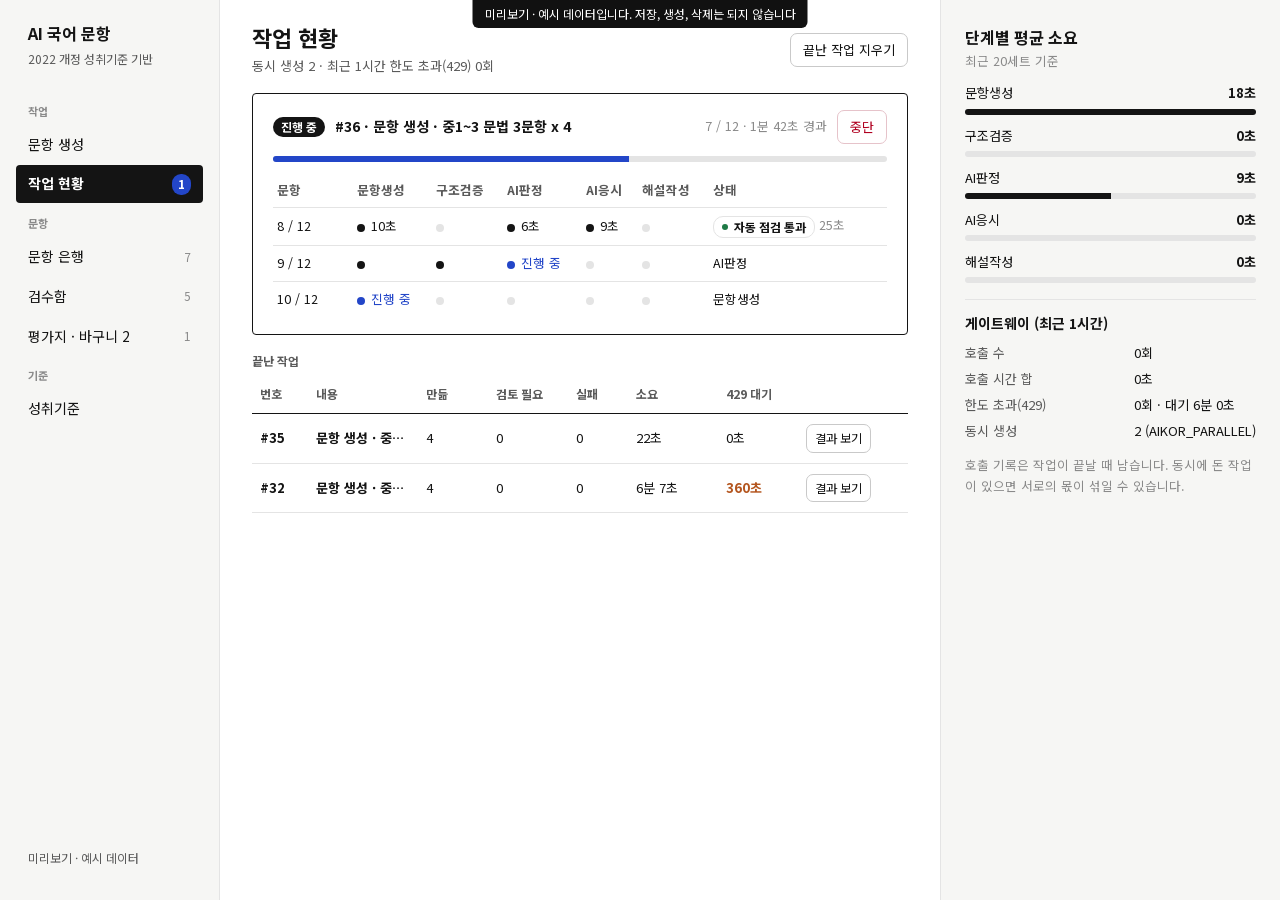
<file: work.html>
<!doctype html>
<html lang="ko">
<head>
<meta charset="utf-8">
<meta name="viewport" content="width=device-width, initial-scale=1">
<title>작업 현황 · AI 국어 문항 시스템</title>
<link rel="stylesheet" href="app.css">
<!-- 폐쇄망이라 CDN 을 쓰지 않는다. 부분 갱신은 app.js 가 맡고, 폼에는
     action 과 method 를 남겨 스크립트가 없어도 동작하게 둔다. -->
</head>
<body>




<div class="app">
  <nav class="side" aria-label="메뉴">
    <a class="side-brand" href="index.html"><b>AI 국어 문항</b><span>2022 개정 성취기준 기반</span></a>
    <div class="side-g">작업</div>
    <a class="side-i " href="generate.html">문항 생성
    <span class="n "></span></a>
    <a class="side-i on" href="work.html">작업 현황
    <span class="n live" id="nav-jobs">1</span></a>
    <div class="side-g">문항</div>
    <a class="side-i " href="index.html">문항 은행
    <span class="n ">7</span></a>
    <a class="side-i " href="review.html">검수함
    <span class="n ">5</span></a>
    <a class="side-i " href="papers.html">평가지 · 바구니 2
    <span class="n ">1</span></a>
    <div class="side-g">기준</div>
    <a class="side-i " href="standards.html">성취기준
    <span class="n "></span></a>
    <div class="side-foot">미리보기 · 예시 데이터</div>
  </nav>
  <div class="content">
    
<div id="work">



<div class="work">
<div class="page">
  <div class="page-h">
    <div class="grow"><h1>작업 현황</h1>
      <div class="sub">동시 생성 2 · 최근 1시간 한도 초과(429) 0회</div></div>
    
    <form method="post" action="/jobs/clear" class="inline"><button class="btn" type="submit">끝난 작업 지우기</button></form>
    
  </div>

  

  
  
  <div class="jcard ">
    <div class="jcard-h">
      <span class="live">진행 중</span>
      <b>#36 · 문항 생성 · 중1~3 문법 3문항 x 4</b>
      <span class="grow"></span>
      <span class="sm muted">7 / 12 · 1분 42초 경과</span>
      <form method="post" action="/jobs/36/cancel" class="inline">
        <button class="btn danger" type="submit" 
                title="다음 단계로 넘어갈 때 멈춥니다">중단</button>
      </form>
    </div>
    <div class="pbar"><i style="width:58%"></i></div>
    
    <table class="sgrid">
      <thead><tr><th style="width:80px">문항</th><th>문항생성</th><th>구조검증</th><th>AI판정</th><th>AI응시</th><th>해설작성</th><th>상태</th></tr></thead>
      <tbody>
      
      
      
      <tr>
        <td>8 / 12</td>
        
          
            <td><span class="dot done"></span>10초</td>
          
        
          
            <td><span class="dot "></span></td>
          
        
          
            <td><span class="dot done"></span>6초</td>
          
        
          
            <td><span class="dot done"></span>9초</td>
          
        
          
            <td><span class="dot "></span></td>
          
        
        <td><span class="st passed">자동 점검 통과</span>
             <span class="sm muted">25초</span>
          </td>
      </tr>
      
      
      
      <tr>
        <td>9 / 12</td>
        
          <td><span class="dot done"></span></td>
          
        
          <td><span class="dot done"></span></td>
          
        
          <td class="cur-t"><span class="dot cur"></span>진행 중</td>
          
        
          <td><span class="dot"></span></td>
        
          <td><span class="dot"></span></td>
        
        <td>AI판정</td>
      </tr>
      
      
      
      <tr>
        <td>10 / 12</td>
        
          <td class="cur-t"><span class="dot cur"></span>진행 중</td>
          
        
          <td><span class="dot"></span></td>
        
          <td><span class="dot"></span></td>
        
          <td><span class="dot"></span></td>
        
          <td><span class="dot"></span></td>
        
        <td>문항생성</td>
      </tr>
      
      </tbody>
    </table>
    
  </div>
  

  
  <div class="lbl2">끝난 작업</div>
  <table class="tbl2">
    <thead><tr><th style="width:56px">번호</th><th>내용</th><th style="width:70px">만듦</th>
      <th style="width:80px">검토 필요</th><th style="width:60px">실패</th><th style="width:90px">소요</th>
      <th style="width:80px">429 대기</th><th style="width:110px"></th></tr></thead>
    <tbody>
    
    
    <tr>
      <td class="id">#35</td>
      <td class="q" title="문항 생성 · 중1~3 문법 1문항 x 4">문항 생성 · 중1~3 문법 1문항 x 4
        
        </td>
      <td>4</td>
      <td>0</td>
      <td>0</td>
      <td>22초</td>
      <td class="">0초</td>
      <td><a class="btn xs" href="index.html">결과 보기</a>
        </td>
    </tr>
    
    
    <tr>
      <td class="id">#32</td>
      <td class="q" title="문항 생성 · 중1~3 문법 1문항 x 4">문항 생성 · 중1~3 문법 1문항 x 4
        
        </td>
      <td>4</td>
      <td>0</td>
      <td>0</td>
      <td>6분 7초</td>
      <td class="warn-n">360초</td>
      <td><a class="btn xs" href="index.html">결과 보기</a>
        </td>
    </tr>
    
    </tbody>
  </table>
  
</div>

<aside class="work-side">
  <b style="font-size:16px">단계별 평균 소요</b>
  <div class="sm muted">최근 20세트 기준</div>
  
  <div class="meter"><div class="h">문항생성<b>18초</b></div>
    <div class="b"><i style="width:100%"></i></div></div>
  
  <div class="meter"><div class="h">구조검증<b>0초</b></div>
    <div class="b"><i style="width:0%"></i></div></div>
  
  <div class="meter"><div class="h">AI판정<b>9초</b></div>
    <div class="b"><i style="width:50%"></i></div></div>
  
  <div class="meter"><div class="h">AI응시<b>0초</b></div>
    <div class="b"><i style="width:0%"></i></div></div>
  
  <div class="meter"><div class="h">해설작성<b>0초</b></div>
    <div class="b"><i style="width:0%"></i></div></div>
  
  <div style="border-top:1px solid var(--line);margin-top:16px;padding-top:12px">
    <b>게이트웨이 (최근 1시간)</b>
    <dl class="kv" style="grid-template-columns:1fr auto">
      <dt>호출 수</dt><dd>0회</dd>
      <dt>호출 시간 합</dt><dd>0초</dd>
      <dt>한도 초과(429)</dt><dd>0회 · 대기 6분 0초</dd>
      <dt>동시 생성</dt><dd>2 (AIKOR_PARALLEL)</dd>
    </dl>
    <p class="sm muted">호출 기록은 작업이 끝날 때 남습니다. 동시에 돈 작업이 있으면 서로의 몫이 섞일 수 있습니다.</p>
  </div>
</aside>
</div></div>

  </div>
</div>

<!-- 작업 목록은 보이지 않게 읽어 두고 메뉴의 숫자와 화면 갱신에만 쓴다 -->
<div id="joblist" hidden></div>

<div id="modal-back" class="modal-back" hidden onclick="closeModal(event)">
  <div class="modal" onclick="event.stopPropagation()">
    <button class="modal-x" onclick="closeModal()" aria-label="닫기">✕</button>
    <div id="modal"></div>
  </div>
</div>

<script src="app.js"></script>

<div style="position:fixed;left:50%;top:0;transform:translateX(-50%);z-index:2000;background:#111;color:#fff;
  font-size:12px;padding:4px 12px;border-radius:0 0 6px 6px">미리보기 · 예시 데이터입니다. 저장, 생성, 삭제는 되지 않습니다</div>
<script>
/* 정적 미리보기: 서버 조각은 미리 뽑아 둔 것으로 답하고, 쓰기는 막는다 */
const FRAG = {"/jobs": "\n<div id=\"job-sum\" hidden\n     data-run=\"1\" data-q=\"0\"\n     data-done=\"2\" data-fail=\"0\"\n     data-total=\"3\"><\/div>\n\n\n  \n\n  \n    \n    \n    \n    <div class=\"job running\" data-id=\"36\">\n      <span class=\"job-s\">진행중<\/span>\n\n      <span class=\"job-t\">문항 생성 · 중1~3 문법 3문항 x 4<\/span>\n\n      <span class=\"job-p\">7/12 AI판정<\/span>\n\n      <span class=\"job-x\">\n        \n          \n          <form method=\"post\" action=\"/jobs/36/cancel\" class=\"inline\"\n                onsubmit=\"event.preventDefault(); jobPost(this)\">\n            <button class=\"btn xs\" type=\"submit\" \n                    title=\"다음 단계로 넘어갈 때 멈춥니다\">중단<\/button>\n          <\/form>\n        \n      <\/span>\n\n      \n    <\/div>\n  \n    \n    \n    \n    <a class=\"job done go\" data-id=\"35\" href=\"index.html\" title=\"눌러서 결과 보기\">\n      <span class=\"job-s\">완료<\/span>\n\n      <span class=\"job-t\">문항 생성 · 중1~3 문법 1문항 x 4<\/span>\n\n      <span class=\"job-p\"><\/span>\n\n      <span class=\"job-x\">\n        \n          <span class=\"job-go\">보기 ›<\/span>\n        \n      <\/span>\n\n      \n    <\/a>\n  \n    \n    \n    \n    <a class=\"job done go\" data-id=\"32\" href=\"index.html\" title=\"눌러서 결과 보기\">\n      <span class=\"job-s\">완료<\/span>\n\n      <span class=\"job-t\">문항 생성 · 중1~3 문법 1문항 x 4<\/span>\n\n      <span class=\"job-p\"><\/span>\n\n      <span class=\"job-x\">\n        \n          <span class=\"job-go\">보기 ›<\/span>\n        \n      <\/span>\n\n      \n    <\/a>\n  \n\n  \n    <form method=\"post\" action=\"/jobs/clear\" class=\"inline\"\n          onsubmit=\"event.preventDefault(); jobPost(this)\">\n      <button class=\"btn xs\" type=\"submit\">끝난 작업 지우기<\/button>\n    <\/form>\n  \n", "/work": "\n\n\n\n<div class=\"work\">\n<div class=\"page\">\n  <div class=\"page-h\">\n    <div class=\"grow\"><h1>작업 현황<\/h1>\n      <div class=\"sub\">동시 생성 2 · 최근 1시간 한도 초과(429) 0회<\/div><\/div>\n    \n    <form method=\"post\" action=\"/jobs/clear\" class=\"inline\"><button class=\"btn\" type=\"submit\">끝난 작업 지우기<\/button><\/form>\n    \n  <\/div>\n\n  \n\n  \n  \n  <div class=\"jcard \">\n    <div class=\"jcard-h\">\n      <span class=\"live\">진행 중<\/span>\n      <b>#36 · 문항 생성 · 중1~3 문법 3문항 x 4<\/b>\n      <span class=\"grow\"><\/span>\n      <span class=\"sm muted\">7 / 12 · 1분 42초 경과<\/span>\n      <form method=\"post\" action=\"/jobs/36/cancel\" class=\"inline\">\n        <button class=\"btn danger\" type=\"submit\" \n                title=\"다음 단계로 넘어갈 때 멈춥니다\">중단<\/button>\n      <\/form>\n    <\/div>\n    <div class=\"pbar\"><i style=\"width:58%\"><\/i><\/div>\n    \n    <table class=\"sgrid\">\n      <thead><tr><th style=\"width:80px\">문항<\/th><th>문항생성<\/th><th>구조검증<\/th><th>AI판정<\/th><th>AI응시<\/th><th>해설작성<\/th><th>상태<\/th><\/tr><\/thead>\n      <tbody>\n      \n      \n      \n      <tr>\n        <td>8 / 12<\/td>\n        \n          \n            <td><span class=\"dot done\"><\/span>10초<\/td>\n          \n        \n          \n            <td><span class=\"dot \"><\/span><\/td>\n          \n        \n          \n            <td><span class=\"dot done\"><\/span>6초<\/td>\n          \n        \n          \n            <td><span class=\"dot done\"><\/span>9초<\/td>\n          \n        \n          \n            <td><span class=\"dot \"><\/span><\/td>\n          \n        \n        <td><span class=\"st passed\">자동 점검 통과<\/span>\n             <span class=\"sm muted\">25초<\/span>\n          <\/td>\n      <\/tr>\n      \n      \n      \n      <tr>\n        <td>9 / 12<\/td>\n        \n          <td><span class=\"dot done\"><\/span><\/td>\n          \n        \n          <td><span class=\"dot done\"><\/span><\/td>\n          \n        \n          <td class=\"cur-t\"><span class=\"dot cur\"><\/span>진행 중<\/td>\n          \n        \n          <td><span class=\"dot\"><\/span><\/td>\n        \n          <td><span class=\"dot\"><\/span><\/td>\n        \n        <td>AI판정<\/td>\n      <\/tr>\n      \n      \n      \n      <tr>\n        <td>10 / 12<\/td>\n        \n          <td class=\"cur-t\"><span class=\"dot cur\"><\/span>진행 중<\/td>\n          \n        \n          <td><span class=\"dot\"><\/span><\/td>\n        \n          <td><span class=\"dot\"><\/span><\/td>\n        \n          <td><span class=\"dot\"><\/span><\/td>\n        \n          <td><span class=\"dot\"><\/span><\/td>\n        \n        <td>문항생성<\/td>\n      <\/tr>\n      \n      <\/tbody>\n    <\/table>\n    \n  <\/div>\n  \n\n  \n  <div class=\"lbl2\">끝난 작업<\/div>\n  <table class=\"tbl2\">\n    <thead><tr><th style=\"width:56px\">번호<\/th><th>내용<\/th><th style=\"width:70px\">만듦<\/th>\n      <th style=\"width:80px\">검토 필요<\/th><th style=\"width:60px\">실패<\/th><th style=\"width:90px\">소요<\/th>\n      <th style=\"width:80px\">429 대기<\/th><th style=\"width:110px\"><\/th><\/tr><\/thead>\n    <tbody>\n    \n    \n    <tr>\n      <td class=\"id\">#35<\/td>\n      <td class=\"q\" title=\"문항 생성 · 중1~3 문법 1문항 x 4\">문항 생성 · 중1~3 문법 1문항 x 4\n        \n        <\/td>\n      <td>4<\/td>\n      <td>0<\/td>\n      <td>0<\/td>\n      <td>22초<\/td>\n      <td class=\"\">0초<\/td>\n      <td><a class=\"btn xs\" href=\"index.html\">결과 보기<\/a>\n        <\/td>\n    <\/tr>\n    \n    \n    <tr>\n      <td class=\"id\">#32<\/td>\n      <td class=\"q\" title=\"문항 생성 · 중1~3 문법 1문항 x 4\">문항 생성 · 중1~3 문법 1문항 x 4\n        \n        <\/td>\n      <td>4<\/td>\n      <td>0<\/td>\n      <td>0<\/td>\n      <td>6분 7초<\/td>\n      <td class=\"warn-n\">360초<\/td>\n      <td><a class=\"btn xs\" href=\"index.html\">결과 보기<\/a>\n        <\/td>\n    <\/tr>\n    \n    <\/tbody>\n  <\/table>\n  \n<\/div>\n\n<aside class=\"work-side\">\n  <b style=\"font-size:16px\">단계별 평균 소요<\/b>\n  <div class=\"sm muted\">최근 20세트 기준<\/div>\n  \n  <div class=\"meter\"><div class=\"h\">문항생성<b>18초<\/b><\/div>\n    <div class=\"b\"><i style=\"width:100%\"><\/i><\/div><\/div>\n  \n  <div class=\"meter\"><div class=\"h\">구조검증<b>0초<\/b><\/div>\n    <div class=\"b\"><i style=\"width:0%\"><\/i><\/div><\/div>\n  \n  <div class=\"meter\"><div class=\"h\">AI판정<b>9초<\/b><\/div>\n    <div class=\"b\"><i style=\"width:50%\"><\/i><\/div><\/div>\n  \n  <div class=\"meter\"><div class=\"h\">AI응시<b>0초<\/b><\/div>\n    <div class=\"b\"><i style=\"width:0%\"><\/i><\/div><\/div>\n  \n  <div class=\"meter\"><div class=\"h\">해설작성<b>0초<\/b><\/div>\n    <div class=\"b\"><i style=\"width:0%\"><\/i><\/div><\/div>\n  \n  <div style=\"border-top:1px solid var(--line);margin-top:16px;padding-top:12px\">\n    <b>게이트웨이 (최근 1시간)<\/b>\n    <dl class=\"kv\" style=\"grid-template-columns:1fr auto\">\n      <dt>호출 수<\/dt><dd>0회<\/dd>\n      <dt>호출 시간 합<\/dt><dd>0초<\/dd>\n      <dt>한도 초과(429)<\/dt><dd>0회 · 대기 6분 0초<\/dd>\n      <dt>동시 생성<\/dt><dd>2 (AIKOR_PARALLEL)<\/dd>\n    <\/dl>\n    <p class=\"sm muted\">호출 기록은 작업이 끝날 때 남습니다. 동시에 돈 작업이 있으면 서로의 몫이 섞일 수 있습니다.<\/p>\n  <\/div>\n<\/aside>\n<\/div>", "/items/Gm13-024-1/preview": "\n\n<div class=\"page-h\" style=\"margin:0 0 6px\">\n  <b>Gm13-024-1<\/b>\n  <span class=\"st passed\">자동 점검 통과<\/span>\n  <span class=\"st data\">자료 문항<\/span>\n  \n<\/div>\n<div class=\"sm muted\">중1~3 문법 · 단어<\/div>\n<div class=\"sm muted\">[9국04-02] 단어의 짜임을 분석하여 새말 형성의 원리를 이해한다.<\/div>\n\n<div class=\"paperq\">\n  \n  <p class=\"qq\">〈보기〉의 ㉠~㉤에 대한 설명으로 알맞은 것은?<\/p>\n  <div class=\"bx\">㉠ 맨발   ㉡ 첫눈   ㉢ 볶음밥   ㉣ 지우개   ㉤ 풋고추<\/div>\n  <ol>\n    \n    <li class=\"\">① ㉠은 어근 &#39;맨&#39;과 어근 &#39;발&#39;이 결합하여 만들어졌다.<\/li>\n    \n    <li class=\"\">② ㉡은 접두사 &#39;첫-&#39;이 어근 &#39;눈&#39;에 붙어 만들어졌다.<\/li>\n    \n    <li class=\"ans\">③ ㉢은 합성어이다.<\/li>\n    \n    <li class=\"\">④ ㉣은 합성어이다.<\/li>\n    \n    <li class=\"\">⑤ ㉤은 어근 &#39;풋&#39;과 어근 &#39;고추&#39;가 결합하여 만들어졌다.<\/li>\n    \n  <\/ol>\n<\/div>\n\n<div class=\"lbl2\">검증 요약<\/div>\n<dl class=\"kv\">\n  <dt>정답 근거<\/dt><dd>표준국어대사전 표제어 구성<\/dd>\n  <dt>다른 모델 풀이<\/dt><dd>③ 선택 · 정답과 같음<\/dd>\n  <dt>AI 판정<\/dt><dd>성취기준 부합 100 · 오답 매력도 90<\/dd>\n  <dt>AI 응시<\/dt><dd>하지 않음<\/dd>\n  \n<\/dl>\n\n<div class=\"bar\" style=\"margin-top:16px\">\n  <a class=\"btn primary\" href=\"review-Gm13-024-1.html\">검수 열기<\/a>\n  <form method=\"post\" action=\"/cart/add\" class=\"inline\">\n    <input type=\"hidden\" name=\"ids\" value=\"Gm13-024-1\">\n    <button class=\"btn\" type=\"submit\">바구니에 담기<\/button>\n  <\/form>\n  \n    <button class=\"btn danger\" onclick=\"openModal('/confirm/delete?ids=Gm13-024-1')\">삭제<\/button>\n  \n<\/div>", "/items/Gm13-024-1": "\n\n<div class=\"page-h\" style=\"margin:0 0 6px\">\n  <b>Gm13-024-1<\/b>\n  <span class=\"st passed\">자동 점검 통과<\/span>\n  <span class=\"st data\">자료 문항<\/span>\n  \n<\/div>\n<div class=\"sm muted\">중1~3 문법 · 단어<\/div>\n<div class=\"sm muted\">[9국04-02] 단어의 짜임을 분석하여 새말 형성의 원리를 이해한다.<\/div>\n\n<div class=\"paperq\">\n  \n  <p class=\"qq\">〈보기〉의 ㉠~㉤에 대한 설명으로 알맞은 것은?<\/p>\n  <div class=\"bx\">㉠ 맨발   ㉡ 첫눈   ㉢ 볶음밥   ㉣ 지우개   ㉤ 풋고추<\/div>\n  <ol>\n    \n    <li class=\"\">① ㉠은 어근 &#39;맨&#39;과 어근 &#39;발&#39;이 결합하여 만들어졌다.<\/li>\n    \n    <li class=\"\">② ㉡은 접두사 &#39;첫-&#39;이 어근 &#39;눈&#39;에 붙어 만들어졌다.<\/li>\n    \n    <li class=\"ans\">③ ㉢은 합성어이다.<\/li>\n    \n    <li class=\"\">④ ㉣은 합성어이다.<\/li>\n    \n    <li class=\"\">⑤ ㉤은 어근 &#39;풋&#39;과 어근 &#39;고추&#39;가 결합하여 만들어졌다.<\/li>\n    \n  <\/ol>\n<\/div>\n\n<div class=\"lbl2\">검증 요약<\/div>\n<dl class=\"kv\">\n  <dt>정답 근거<\/dt><dd>표준국어대사전 표제어 구성<\/dd>\n  <dt>다른 모델 풀이<\/dt><dd>③ 선택 · 정답과 같음<\/dd>\n  <dt>AI 판정<\/dt><dd>성취기준 부합 100 · 오답 매력도 90<\/dd>\n  <dt>AI 응시<\/dt><dd>하지 않음<\/dd>\n  \n<\/dl>\n\n<div class=\"bar\" style=\"margin-top:16px\">\n  <a class=\"btn primary\" href=\"review-Gm13-024-1.html\">검수 열기<\/a>\n  <form method=\"post\" action=\"/cart/add\" class=\"inline\">\n    <input type=\"hidden\" name=\"ids\" value=\"Gm13-024-1\">\n    <button class=\"btn\" type=\"submit\">바구니에 담기<\/button>\n  <\/form>\n  \n    <button class=\"btn danger\" onclick=\"openModal('/confirm/delete?ids=Gm13-024-1')\">삭제<\/button>\n  \n<\/div>", "/items/Gm13-023-1/preview": "\n\n<div class=\"page-h\" style=\"margin:0 0 6px\">\n  <b>Gm13-023-1<\/b>\n  <span class=\"st review\">검토 필요<\/span>\n  <span class=\"st data\">자료 문항<\/span>\n  \n<\/div>\n<div class=\"sm muted\">중1~3 문법 · 단어<\/div>\n<div class=\"sm muted\">[9국04-02] 단어의 짜임을 분석하여 새말 형성의 원리를 이해한다.<\/div>\n\n<div class=\"paperq\">\n  \n  <p class=\"qq\">〈보기〉의 ㉠~㉤에 대한 설명으로 알맞은 것은?<\/p>\n  <div class=\"bx\">㉠ 놀이터   ㉡ 첫눈   ㉢ 맨발   ㉣ 개떡   ㉤ 덮개<\/div>\n  <ol>\n    \n    <li class=\"\">① ㉠은 어근 &#39;놀이&#39;에 접미사 &#39;-터&#39;가 붙어 만들어졌다.<\/li>\n    \n    <li class=\"\">② ㉡은 접두사 &#39;첫-&#39;이 어근 &#39;눈&#39;에 붙어 만들어졌다.<\/li>\n    \n    <li class=\"ans\">③ ㉢은 접두사 &#39;맨-&#39;이 어근 &#39;발&#39;에 붙어 만들어졌다.<\/li>\n    \n    <li class=\"\">④ ㉣은 합성어이다.<\/li>\n    \n    <li class=\"\">⑤ ㉤은 어근 &#39;덮-&#39;과 어근 &#39;개&#39;가 결합하여 만들어졌다.<\/li>\n    \n  <\/ol>\n<\/div>\n\n<div class=\"lbl2\">검증 요약<\/div>\n<dl class=\"kv\">\n  <dt>정답 근거<\/dt><dd>표준국어대사전 표제어 구성<\/dd>\n  <dt>다른 모델 풀이<\/dt><dd>③ 선택 · 정답과 같음<\/dd>\n  <dt>AI 판정<\/dt><dd>성취기준 부합 100 · 오답 매력도 90<\/dd>\n  <dt>AI 응시<\/dt><dd>하지 않음<\/dd>\n  \n<\/dl>\n\n<div class=\"bar\" style=\"margin-top:16px\">\n  <a class=\"btn primary\" href=\"review-Gm13-023-1.html\">검수 열기<\/a>\n  <form method=\"post\" action=\"/cart/add\" class=\"inline\">\n    <input type=\"hidden\" name=\"ids\" value=\"Gm13-023-1\">\n    <button class=\"btn\" type=\"submit\">바구니에 담기<\/button>\n  <\/form>\n  \n    <button class=\"btn danger\" onclick=\"openModal('/confirm/delete?ids=Gm13-023-1')\">삭제<\/button>\n  \n<\/div>", "/items/Gm13-023-1": "\n\n<div class=\"page-h\" style=\"margin:0 0 6px\">\n  <b>Gm13-023-1<\/b>\n  <span class=\"st review\">검토 필요<\/span>\n  <span class=\"st data\">자료 문항<\/span>\n  \n<\/div>\n<div class=\"sm muted\">중1~3 문법 · 단어<\/div>\n<div class=\"sm muted\">[9국04-02] 단어의 짜임을 분석하여 새말 형성의 원리를 이해한다.<\/div>\n\n<div class=\"paperq\">\n  \n  <p class=\"qq\">〈보기〉의 ㉠~㉤에 대한 설명으로 알맞은 것은?<\/p>\n  <div class=\"bx\">㉠ 놀이터   ㉡ 첫눈   ㉢ 맨발   ㉣ 개떡   ㉤ 덮개<\/div>\n  <ol>\n    \n    <li class=\"\">① ㉠은 어근 &#39;놀이&#39;에 접미사 &#39;-터&#39;가 붙어 만들어졌다.<\/li>\n    \n    <li class=\"\">② ㉡은 접두사 &#39;첫-&#39;이 어근 &#39;눈&#39;에 붙어 만들어졌다.<\/li>\n    \n    <li class=\"ans\">③ ㉢은 접두사 &#39;맨-&#39;이 어근 &#39;발&#39;에 붙어 만들어졌다.<\/li>\n    \n    <li class=\"\">④ ㉣은 합성어이다.<\/li>\n    \n    <li class=\"\">⑤ ㉤은 어근 &#39;덮-&#39;과 어근 &#39;개&#39;가 결합하여 만들어졌다.<\/li>\n    \n  <\/ol>\n<\/div>\n\n<div class=\"lbl2\">검증 요약<\/div>\n<dl class=\"kv\">\n  <dt>정답 근거<\/dt><dd>표준국어대사전 표제어 구성<\/dd>\n  <dt>다른 모델 풀이<\/dt><dd>③ 선택 · 정답과 같음<\/dd>\n  <dt>AI 판정<\/dt><dd>성취기준 부합 100 · 오답 매력도 90<\/dd>\n  <dt>AI 응시<\/dt><dd>하지 않음<\/dd>\n  \n<\/dl>\n\n<div class=\"bar\" style=\"margin-top:16px\">\n  <a class=\"btn primary\" href=\"review-Gm13-023-1.html\">검수 열기<\/a>\n  <form method=\"post\" action=\"/cart/add\" class=\"inline\">\n    <input type=\"hidden\" name=\"ids\" value=\"Gm13-023-1\">\n    <button class=\"btn\" type=\"submit\">바구니에 담기<\/button>\n  <\/form>\n  \n    <button class=\"btn danger\" onclick=\"openModal('/confirm/delete?ids=Gm13-023-1')\">삭제<\/button>\n  \n<\/div>", "/items/Gm13-018-1/preview": "\n\n<div class=\"page-h\" style=\"margin:0 0 6px\">\n  <b>Gm13-018-1<\/b>\n  <span class=\"st approved\">승인<\/span>\n  <span class=\"st data\">자료 문항<\/span>\n  \n<\/div>\n<div class=\"sm muted\">중1~3 문법 · 문장<\/div>\n<div class=\"sm muted\">[9국04-04] 문장의 짜임을 이해하고 표현 효과를 고려하여 문장을 구성한다.<\/div>\n\n<div class=\"paperq\">\n  \n  <p class=\"qq\">〈보기〉의 ㉠~㉤에 대한 설명으로 알맞은 것은?<\/p>\n  <div class=\"bx\">㉠ 할아버지는 마음이 따뜻하시다.\n㉡ 내가 어제 읽은 책은 무척 재미있었다.\n㉢ 눈이 많이 내리면 학교가 쉰다.\n㉣ 할머니께서 시골에서 감자와 고구마를 보내셨다.\n㉤ 주말에 우리는 영화를 보거나 산책을 한다.<\/div>\n  <ol>\n    \n    <li class=\"\">① ㉣은 겹문장이다.<\/li>\n    \n    <li class=\"\">② ㉡은 명사절을 안은 문장이다.<\/li>\n    \n    <li class=\"ans\">③ ㉠은 서술절을 안은 문장이다.<\/li>\n    \n    <li class=\"\">④ ㉤은 종속적으로 이어진 문장이다.<\/li>\n    \n    <li class=\"\">⑤ ㉢은 대등하게 이어진 문장이다.<\/li>\n    \n  <\/ol>\n<\/div>\n\n<div class=\"lbl2\">검증 요약<\/div>\n<dl class=\"kv\">\n  <dt>정답 근거<\/dt><dd>문장의 짜임(학교 문법)<\/dd>\n  <dt>다른 모델 풀이<\/dt><dd>③ 선택 · 정답과 같음<\/dd>\n  <dt>AI 판정<\/dt><dd>성취기준 부합 100 · 오답 매력도 90<\/dd>\n  <dt>AI 응시<\/dt><dd>하지 않음<\/dd>\n  \n<\/dl>\n\n<div class=\"bar\" style=\"margin-top:16px\">\n  <a class=\"btn primary\" href=\"review-Gm13-018-1.html\">검수 열기<\/a>\n  <form method=\"post\" action=\"/cart/add\" class=\"inline\">\n    <input type=\"hidden\" name=\"ids\" value=\"Gm13-018-1\">\n    <button class=\"btn\" type=\"submit\">바구니에 담기<\/button>\n  <\/form>\n  \n    <button class=\"btn danger\" onclick=\"openModal('/confirm/delete?ids=Gm13-018-1')\">삭제<\/button>\n  \n<\/div>", "/items/Gm13-018-1": "\n\n<div class=\"page-h\" style=\"margin:0 0 6px\">\n  <b>Gm13-018-1<\/b>\n  <span class=\"st approved\">승인<\/span>\n  <span class=\"st data\">자료 문항<\/span>\n  \n<\/div>\n<div class=\"sm muted\">중1~3 문법 · 문장<\/div>\n<div class=\"sm muted\">[9국04-04] 문장의 짜임을 이해하고 표현 효과를 고려하여 문장을 구성한다.<\/div>\n\n<div class=\"paperq\">\n  \n  <p class=\"qq\">〈보기〉의 ㉠~㉤에 대한 설명으로 알맞은 것은?<\/p>\n  <div class=\"bx\">㉠ 할아버지는 마음이 따뜻하시다.\n㉡ 내가 어제 읽은 책은 무척 재미있었다.\n㉢ 눈이 많이 내리면 학교가 쉰다.\n㉣ 할머니께서 시골에서 감자와 고구마를 보내셨다.\n㉤ 주말에 우리는 영화를 보거나 산책을 한다.<\/div>\n  <ol>\n    \n    <li class=\"\">① ㉣은 겹문장이다.<\/li>\n    \n    <li class=\"\">② ㉡은 명사절을 안은 문장이다.<\/li>\n    \n    <li class=\"ans\">③ ㉠은 서술절을 안은 문장이다.<\/li>\n    \n    <li class=\"\">④ ㉤은 종속적으로 이어진 문장이다.<\/li>\n    \n    <li class=\"\">⑤ ㉢은 대등하게 이어진 문장이다.<\/li>\n    \n  <\/ol>\n<\/div>\n\n<div class=\"lbl2\">검증 요약<\/div>\n<dl class=\"kv\">\n  <dt>정답 근거<\/dt><dd>문장의 짜임(학교 문법)<\/dd>\n  <dt>다른 모델 풀이<\/dt><dd>③ 선택 · 정답과 같음<\/dd>\n  <dt>AI 판정<\/dt><dd>성취기준 부합 100 · 오답 매력도 90<\/dd>\n  <dt>AI 응시<\/dt><dd>하지 않음<\/dd>\n  \n<\/dl>\n\n<div class=\"bar\" style=\"margin-top:16px\">\n  <a class=\"btn primary\" href=\"review-Gm13-018-1.html\">검수 열기<\/a>\n  <form method=\"post\" action=\"/cart/add\" class=\"inline\">\n    <input type=\"hidden\" name=\"ids\" value=\"Gm13-018-1\">\n    <button class=\"btn\" type=\"submit\">바구니에 담기<\/button>\n  <\/form>\n  \n    <button class=\"btn danger\" onclick=\"openModal('/confirm/delete?ids=Gm13-018-1')\">삭제<\/button>\n  \n<\/div>", "/items/Gh23-004-1/preview": "\n\n<div class=\"page-h\" style=\"margin:0 0 6px\">\n  <b>Gh23-004-1<\/b>\n  <span class=\"st passed\">자동 점검 통과<\/span>\n  <span class=\"st data\">자료 문항<\/span>\n  \n<\/div>\n<div class=\"sm muted\">고2~3 문법 · 문장<\/div>\n<div class=\"sm muted\">[12화언01-03] 품사와 문장 구조에 대한 지식을 활용하여 언어 자료를 분석하고 설명한다.<\/div>\n\n<div class=\"paperq\">\n  \n  <p class=\"qq\">〈보기〉의 ㉠~㉤에 대해 탐구한 내용으로 적절한 것은?<\/p>\n  <div class=\"bx\">㉠ 내가 어제 읽은 책은 재미있었지만 결말이 아쉬웠다.\n㉡ 비가 오는 소리가 들려서 나는 창문을 닫았다.\n㉢ 나는 그가 범인임을 알았지만 아무에게도 말하지 않았다.\n㉣ 민지는 &#34;같이 가자.&#34;라고 외쳤지만 아무도 대답하지 않았다.\n㉤ 동생이 상을 받았음이 알려져서 온 가족이 기뻐했다.<\/div>\n  <ol>\n    \n    <li class=\"\">① ㉠은 관형절 &#39;내가 어제 읽은&#39;에는 생략된 성분이 없고, 앞 절과 뒤 절이 대등하게 이어져 있다.<\/li>\n    \n    <li class=\"ans\">② ㉡은 관형절 &#39;비가 오는&#39;에는 생략된 성분이 없고, 연결 어미 &#39;-어서&#39;가 앞뒤 절을 &#39;원인&#39;의 관계로 잇는다.<\/li>\n    \n    <li class=\"\">③ ㉢은 명사절 &#39;그가 범인임&#39;이 주어의 구실을 하고, 연결 어미 &#39;-지만&#39;이 앞뒤 절을 &#39;대조&#39;의 관계로 잇는다.<\/li>\n    \n    <li class=\"\">④ ㉣은 인용 조사 &#39;라고&#39;를 써서 남의 말을 간접 인용하였고, 앞 절과 뒤 절이 대등하게 이어져 있다.<\/li>\n    \n    <li class=\"\">⑤ ㉤은 명사절 &#39;동생이 상을 받았음&#39;이 주어의 구실을 하고, 앞 절과 뒤 절이 대등하게 이어져 있다.<\/li>\n    \n  <\/ol>\n<\/div>\n\n<div class=\"lbl2\">검증 요약<\/div>\n<dl class=\"kv\">\n  <dt>정답 근거<\/dt><dd>문장 구조(학교 문법)<\/dd>\n  <dt>다른 모델 풀이<\/dt><dd>② 선택 · 정답과 같음<\/dd>\n  <dt>AI 판정<\/dt><dd>성취기준 부합 100 · 오답 매력도 90<\/dd>\n  <dt>AI 응시<\/dt><dd>하지 않음<\/dd>\n  \n<\/dl>\n\n<div class=\"bar\" style=\"margin-top:16px\">\n  <a class=\"btn primary\" href=\"review-Gh23-004-1.html\">검수 열기<\/a>\n  <form method=\"post\" action=\"/cart/add\" class=\"inline\">\n    <input type=\"hidden\" name=\"ids\" value=\"Gh23-004-1\">\n    <button class=\"btn\" type=\"submit\">바구니에 담기<\/button>\n  <\/form>\n  \n    <button class=\"btn danger\" onclick=\"openModal('/confirm/delete?ids=Gh23-004-1')\">삭제<\/button>\n  \n<\/div>", "/items/Gh23-004-1": "\n\n<div class=\"page-h\" style=\"margin:0 0 6px\">\n  <b>Gh23-004-1<\/b>\n  <span class=\"st passed\">자동 점검 통과<\/span>\n  <span class=\"st data\">자료 문항<\/span>\n  \n<\/div>\n<div class=\"sm muted\">고2~3 문법 · 문장<\/div>\n<div class=\"sm muted\">[12화언01-03] 품사와 문장 구조에 대한 지식을 활용하여 언어 자료를 분석하고 설명한다.<\/div>\n\n<div class=\"paperq\">\n  \n  <p class=\"qq\">〈보기〉의 ㉠~㉤에 대해 탐구한 내용으로 적절한 것은?<\/p>\n  <div class=\"bx\">㉠ 내가 어제 읽은 책은 재미있었지만 결말이 아쉬웠다.\n㉡ 비가 오는 소리가 들려서 나는 창문을 닫았다.\n㉢ 나는 그가 범인임을 알았지만 아무에게도 말하지 않았다.\n㉣ 민지는 &#34;같이 가자.&#34;라고 외쳤지만 아무도 대답하지 않았다.\n㉤ 동생이 상을 받았음이 알려져서 온 가족이 기뻐했다.<\/div>\n  <ol>\n    \n    <li class=\"\">① ㉠은 관형절 &#39;내가 어제 읽은&#39;에는 생략된 성분이 없고, 앞 절과 뒤 절이 대등하게 이어져 있다.<\/li>\n    \n    <li class=\"ans\">② ㉡은 관형절 &#39;비가 오는&#39;에는 생략된 성분이 없고, 연결 어미 &#39;-어서&#39;가 앞뒤 절을 &#39;원인&#39;의 관계로 잇는다.<\/li>\n    \n    <li class=\"\">③ ㉢은 명사절 &#39;그가 범인임&#39;이 주어의 구실을 하고, 연결 어미 &#39;-지만&#39;이 앞뒤 절을 &#39;대조&#39;의 관계로 잇는다.<\/li>\n    \n    <li class=\"\">④ ㉣은 인용 조사 &#39;라고&#39;를 써서 남의 말을 간접 인용하였고, 앞 절과 뒤 절이 대등하게 이어져 있다.<\/li>\n    \n    <li class=\"\">⑤ ㉤은 명사절 &#39;동생이 상을 받았음&#39;이 주어의 구실을 하고, 앞 절과 뒤 절이 대등하게 이어져 있다.<\/li>\n    \n  <\/ol>\n<\/div>\n\n<div class=\"lbl2\">검증 요약<\/div>\n<dl class=\"kv\">\n  <dt>정답 근거<\/dt><dd>문장 구조(학교 문법)<\/dd>\n  <dt>다른 모델 풀이<\/dt><dd>② 선택 · 정답과 같음<\/dd>\n  <dt>AI 판정<\/dt><dd>성취기준 부합 100 · 오답 매력도 90<\/dd>\n  <dt>AI 응시<\/dt><dd>하지 않음<\/dd>\n  \n<\/dl>\n\n<div class=\"bar\" style=\"margin-top:16px\">\n  <a class=\"btn primary\" href=\"review-Gh23-004-1.html\">검수 열기<\/a>\n  <form method=\"post\" action=\"/cart/add\" class=\"inline\">\n    <input type=\"hidden\" name=\"ids\" value=\"Gh23-004-1\">\n    <button class=\"btn\" type=\"submit\">바구니에 담기<\/button>\n  <\/form>\n  \n    <button class=\"btn danger\" onclick=\"openModal('/confirm/delete?ids=Gh23-004-1')\">삭제<\/button>\n  \n<\/div>", "/items/Ge34-007-1/preview": "\n\n<div class=\"page-h\" style=\"margin:0 0 6px\">\n  <b>Ge34-007-1<\/b>\n  <span class=\"st approved\">승인<\/span>\n  <span class=\"st data\">자료 문항<\/span>\n  \n<\/div>\n<div class=\"sm muted\">초3~4 문법 · 담화<\/div>\n<div class=\"sm muted\">[4국04-04] 글과 담화에 쓰인 높임 표현과 지시⋅접속 표현을 이해하고 상황에 맞게 표현한다.<\/div>\n\n<div class=\"paperq\">\n  \n  <p class=\"qq\">〈보기〉의 상황에서 높임 표현을 바르게 쓴 문장은 무엇인가요?<\/p>\n  <div class=\"bx\">민지는 주말에 할머니 댁에 가서 하루를 지냈습니다. 그날 있었던 일을 일기로 썼습니다. (문장 속 &#39;나&#39; 는 민지입니다.)<\/div>\n  <ol>\n    \n    <li class=\"\">① 나는 저녁을 먹고 일찍 주무셨다.<\/li>\n    \n    <li class=\"ans\">② 할머니께서 마당에 계셨다.<\/li>\n    \n    <li class=\"\">③ 할머니께서 잘 왔다고 말했다.<\/li>\n    \n    <li class=\"\">④ 할머니께서 나에게 용돈을 드렸다.<\/li>\n    \n  <\/ol>\n<\/div>\n\n<div class=\"lbl2\">검증 요약<\/div>\n<dl class=\"kv\">\n  <dt>정답 근거<\/dt><dd>표준국어대사전 높임말<\/dd>\n  <dt>다른 모델 풀이<\/dt><dd>② 선택 · 정답과 같음<\/dd>\n  <dt>AI 판정<\/dt><dd>성취기준 부합 100 · 오답 매력도 90<\/dd>\n  <dt>AI 응시<\/dt><dd>하지 않음<\/dd>\n  \n<\/dl>\n\n<div class=\"bar\" style=\"margin-top:16px\">\n  <a class=\"btn primary\" href=\"review-Ge34-007-1.html\">검수 열기<\/a>\n  <form method=\"post\" action=\"/cart/add\" class=\"inline\">\n    <input type=\"hidden\" name=\"ids\" value=\"Ge34-007-1\">\n    <button class=\"btn\" type=\"submit\">바구니에 담기<\/button>\n  <\/form>\n  \n    <button class=\"btn danger\" onclick=\"openModal('/confirm/delete?ids=Ge34-007-1')\">삭제<\/button>\n  \n<\/div>", "/items/Ge34-007-1": "\n\n<div class=\"page-h\" style=\"margin:0 0 6px\">\n  <b>Ge34-007-1<\/b>\n  <span class=\"st approved\">승인<\/span>\n  <span class=\"st data\">자료 문항<\/span>\n  \n<\/div>\n<div class=\"sm muted\">초3~4 문법 · 담화<\/div>\n<div class=\"sm muted\">[4국04-04] 글과 담화에 쓰인 높임 표현과 지시⋅접속 표현을 이해하고 상황에 맞게 표현한다.<\/div>\n\n<div class=\"paperq\">\n  \n  <p class=\"qq\">〈보기〉의 상황에서 높임 표현을 바르게 쓴 문장은 무엇인가요?<\/p>\n  <div class=\"bx\">민지는 주말에 할머니 댁에 가서 하루를 지냈습니다. 그날 있었던 일을 일기로 썼습니다. (문장 속 &#39;나&#39; 는 민지입니다.)<\/div>\n  <ol>\n    \n    <li class=\"\">① 나는 저녁을 먹고 일찍 주무셨다.<\/li>\n    \n    <li class=\"ans\">② 할머니께서 마당에 계셨다.<\/li>\n    \n    <li class=\"\">③ 할머니께서 잘 왔다고 말했다.<\/li>\n    \n    <li class=\"\">④ 할머니께서 나에게 용돈을 드렸다.<\/li>\n    \n  <\/ol>\n<\/div>\n\n<div class=\"lbl2\">검증 요약<\/div>\n<dl class=\"kv\">\n  <dt>정답 근거<\/dt><dd>표준국어대사전 높임말<\/dd>\n  <dt>다른 모델 풀이<\/dt><dd>② 선택 · 정답과 같음<\/dd>\n  <dt>AI 판정<\/dt><dd>성취기준 부합 100 · 오답 매력도 90<\/dd>\n  <dt>AI 응시<\/dt><dd>하지 않음<\/dd>\n  \n<\/dl>\n\n<div class=\"bar\" style=\"margin-top:16px\">\n  <a class=\"btn primary\" href=\"review-Ge34-007-1.html\">검수 열기<\/a>\n  <form method=\"post\" action=\"/cart/add\" class=\"inline\">\n    <input type=\"hidden\" name=\"ids\" value=\"Ge34-007-1\">\n    <button class=\"btn\" type=\"submit\">바구니에 담기<\/button>\n  <\/form>\n  \n    <button class=\"btn danger\" onclick=\"openModal('/confirm/delete?ids=Ge34-007-1')\">삭제<\/button>\n  \n<\/div>", "/items/Ge12-001-1/preview": "\n\n<div class=\"page-h\" style=\"margin:0 0 6px\">\n  <b>Ge12-001-1<\/b>\n  <span class=\"st passed\">자동 점검 통과<\/span>\n  <span class=\"st data\">자료 문항<\/span>\n  \n<\/div>\n<div class=\"sm muted\">초1~2 문법 · 어문 규범<\/div>\n<div class=\"sm muted\">[2국04-01] 한글 자모의 이름과 소릿값을 알고 정확하게 발음하고 쓴다.<\/div>\n\n<div class=\"paperq\">\n  \n  <p class=\"qq\">자음자와 그 이름을 바르게 짝지은 것은 무엇인가요?<\/p>\n  \n  <ol>\n    \n    <li class=\"\">① ㄱ - 기윽<\/li>\n    \n    <li class=\"ans\">② ㄷ - 디귿<\/li>\n    \n    <li class=\"\">③ ㅅ - 시읏<\/li>\n    \n    <li class=\"\">④ ㅈ - 지읃<\/li>\n    \n  <\/ol>\n<\/div>\n\n<div class=\"lbl2\">검증 요약<\/div>\n<dl class=\"kv\">\n  <dt>정답 근거<\/dt><dd>한글 맞춤법 제4항<\/dd>\n  <dt>다른 모델 풀이<\/dt><dd>② 선택 · 정답과 같음<\/dd>\n  <dt>AI 판정<\/dt><dd>성취기준 부합 100 · 오답 매력도 90<\/dd>\n  <dt>AI 응시<\/dt><dd>하지 않음<\/dd>\n  \n<\/dl>\n\n<div class=\"bar\" style=\"margin-top:16px\">\n  <a class=\"btn primary\" href=\"review-Ge12-001-1.html\">검수 열기<\/a>\n  <form method=\"post\" action=\"/cart/add\" class=\"inline\">\n    <input type=\"hidden\" name=\"ids\" value=\"Ge12-001-1\">\n    <button class=\"btn\" type=\"submit\">바구니에 담기<\/button>\n  <\/form>\n  \n    <button class=\"btn danger\" onclick=\"openModal('/confirm/delete?ids=Ge12-001-1')\">삭제<\/button>\n  \n<\/div>", "/items/Ge12-001-1": "\n\n<div class=\"page-h\" style=\"margin:0 0 6px\">\n  <b>Ge12-001-1<\/b>\n  <span class=\"st passed\">자동 점검 통과<\/span>\n  <span class=\"st data\">자료 문항<\/span>\n  \n<\/div>\n<div class=\"sm muted\">초1~2 문법 · 어문 규범<\/div>\n<div class=\"sm muted\">[2국04-01] 한글 자모의 이름과 소릿값을 알고 정확하게 발음하고 쓴다.<\/div>\n\n<div class=\"paperq\">\n  \n  <p class=\"qq\">자음자와 그 이름을 바르게 짝지은 것은 무엇인가요?<\/p>\n  \n  <ol>\n    \n    <li class=\"\">① ㄱ - 기윽<\/li>\n    \n    <li class=\"ans\">② ㄷ - 디귿<\/li>\n    \n    <li class=\"\">③ ㅅ - 시읏<\/li>\n    \n    <li class=\"\">④ ㅈ - 지읃<\/li>\n    \n  <\/ol>\n<\/div>\n\n<div class=\"lbl2\">검증 요약<\/div>\n<dl class=\"kv\">\n  <dt>정답 근거<\/dt><dd>한글 맞춤법 제4항<\/dd>\n  <dt>다른 모델 풀이<\/dt><dd>② 선택 · 정답과 같음<\/dd>\n  <dt>AI 판정<\/dt><dd>성취기준 부합 100 · 오답 매력도 90<\/dd>\n  <dt>AI 응시<\/dt><dd>하지 않음<\/dd>\n  \n<\/dl>\n\n<div class=\"bar\" style=\"margin-top:16px\">\n  <a class=\"btn primary\" href=\"review-Ge12-001-1.html\">검수 열기<\/a>\n  <form method=\"post\" action=\"/cart/add\" class=\"inline\">\n    <input type=\"hidden\" name=\"ids\" value=\"Ge12-001-1\">\n    <button class=\"btn\" type=\"submit\">바구니에 담기<\/button>\n  <\/form>\n  \n    <button class=\"btn danger\" onclick=\"openModal('/confirm/delete?ids=Ge12-001-1')\">삭제<\/button>\n  \n<\/div>", "/items/Gm13-012-1/preview": "\n\n<div class=\"page-h\" style=\"margin:0 0 6px\">\n  <b>Gm13-012-1<\/b>\n  <span class=\"st review\">검토 필요<\/span>\n  <span class=\"st data\">자료 문항<\/span>\n  \n<\/div>\n<div class=\"sm muted\">중1~3 문법 · 단어<\/div>\n<div class=\"sm muted\">[9국04-03] 품사의 종류와 특성을 이해하고 국어 자료를 분석한다.<\/div>\n\n<div class=\"paperq\">\n  \n  <p class=\"qq\">〈보기〉의 ㉠~㉤에 대한 설명으로 알맞은 것은?<\/p>\n  <div class=\"bx\">과학 시간에 우리는 ㉠<u>새로운<\/u> 실험 도구를 꺼냈다. 여러 색의 용액을 ㉡<u>조용히<\/u> 섞으며 물방울을 관찰했다. ㉢<u>천천히<\/u> 가열한 뒤 ㉣<u>모든<\/u> 학생이 ㉤<u>맑은<\/u> 빛을 보았다.<\/div>\n  <ol>\n    \n    <li class=\"\">① ㉠은 형태가 변하지 않는 말이다.<\/li>\n    \n    <li class=\"\">② ㉡은 형용사이다.<\/li>\n    \n    <li class=\"ans\">③ ㉢은 부사이다.<\/li>\n    \n    <li class=\"\">④ ㉣은 용언에 속한다.<\/li>\n    \n    <li class=\"\">⑤ ㉤은 관형사이다.<\/li>\n    \n  <\/ol>\n<\/div>\n\n<div class=\"lbl2\">검증 요약<\/div>\n<dl class=\"kv\">\n  <dt>정답 근거<\/dt><dd>표준국어대사전 품사<\/dd>\n  <dt>다른 모델 풀이<\/dt><dd>③ 선택 · 정답과 같음<\/dd>\n  <dt>AI 판정<\/dt><dd>성취기준 부합 100 · 오답 매력도 90<\/dd>\n  <dt>AI 응시<\/dt><dd>하지 않음<\/dd>\n  \n<\/dl>\n\n<div class=\"bar\" style=\"margin-top:16px\">\n  <a class=\"btn primary\" href=\"review-Gm13-012-1.html\">검수 열기<\/a>\n  <form method=\"post\" action=\"/cart/add\" class=\"inline\">\n    <input type=\"hidden\" name=\"ids\" value=\"Gm13-012-1\">\n    <button class=\"btn\" type=\"submit\">바구니에 담기<\/button>\n  <\/form>\n  \n    <button class=\"btn danger\" onclick=\"openModal('/confirm/delete?ids=Gm13-012-1')\">삭제<\/button>\n  \n<\/div>", "/items/Gm13-012-1": "\n\n<div class=\"page-h\" style=\"margin:0 0 6px\">\n  <b>Gm13-012-1<\/b>\n  <span class=\"st review\">검토 필요<\/span>\n  <span class=\"st data\">자료 문항<\/span>\n  \n<\/div>\n<div class=\"sm muted\">중1~3 문법 · 단어<\/div>\n<div class=\"sm muted\">[9국04-03] 품사의 종류와 특성을 이해하고 국어 자료를 분석한다.<\/div>\n\n<div class=\"paperq\">\n  \n  <p class=\"qq\">〈보기〉의 ㉠~㉤에 대한 설명으로 알맞은 것은?<\/p>\n  <div class=\"bx\">과학 시간에 우리는 ㉠<u>새로운<\/u> 실험 도구를 꺼냈다. 여러 색의 용액을 ㉡<u>조용히<\/u> 섞으며 물방울을 관찰했다. ㉢<u>천천히<\/u> 가열한 뒤 ㉣<u>모든<\/u> 학생이 ㉤<u>맑은<\/u> 빛을 보았다.<\/div>\n  <ol>\n    \n    <li class=\"\">① ㉠은 형태가 변하지 않는 말이다.<\/li>\n    \n    <li class=\"\">② ㉡은 형용사이다.<\/li>\n    \n    <li class=\"ans\">③ ㉢은 부사이다.<\/li>\n    \n    <li class=\"\">④ ㉣은 용언에 속한다.<\/li>\n    \n    <li class=\"\">⑤ ㉤은 관형사이다.<\/li>\n    \n  <\/ol>\n<\/div>\n\n<div class=\"lbl2\">검증 요약<\/div>\n<dl class=\"kv\">\n  <dt>정답 근거<\/dt><dd>표준국어대사전 품사<\/dd>\n  <dt>다른 모델 풀이<\/dt><dd>③ 선택 · 정답과 같음<\/dd>\n  <dt>AI 판정<\/dt><dd>성취기준 부합 100 · 오답 매력도 90<\/dd>\n  <dt>AI 응시<\/dt><dd>하지 않음<\/dd>\n  \n<\/dl>\n\n<div class=\"bar\" style=\"margin-top:16px\">\n  <a class=\"btn primary\" href=\"review-Gm13-012-1.html\">검수 열기<\/a>\n  <form method=\"post\" action=\"/cart/add\" class=\"inline\">\n    <input type=\"hidden\" name=\"ids\" value=\"Gm13-012-1\">\n    <button class=\"btn\" type=\"submit\">바구니에 담기<\/button>\n  <\/form>\n  \n    <button class=\"btn danger\" onclick=\"openModal('/confirm/delete?ids=Gm13-012-1')\">삭제<\/button>\n  \n<\/div>"};
const _fetch = window.fetch;
window.fetch = async (url, opt) => {
  const u = String(url).replace(location.origin, '');
  const key = u.split('?')[0];
  if (FRAG[key] !== undefined) return new Response(FRAG[key], {status: 200});
  if (opt && opt.method === 'POST') { demoNote(); throw new Error('demo'); }
  return new Response('<p class="muted">미리보기에서는 볼 수 없습니다.</p>', {status: 200});
};
function demoNote() { alert('미리보기입니다. 저장, 생성, 삭제는 실제 프로그램에서만 됩니다.'); }
document.addEventListener('submit', e => {
  if ((e.target.getAttribute('method') || 'get').toLowerCase() === 'post' || e.target.id === 'genform') {
    e.preventDefault(); e.stopImmediatePropagation(); demoNote();
  } else { e.preventDefault(); }
}, true);
</script>
</body>
</html>
</file>
<file: app.css>
/* 무채색 · 1px 선 · 본문 14px. AIENGLISH 웹 콘솔과 같은 결로 맞췄다.
   글꼴은 앱과 함께 싣는다(폐쇄망에서 CDN 을 쓰지 않는다). */
@font-face{ font-family:"Noto Sans KR"; font-weight:400; font-display:swap;
  src:url("NotoSansKR-Regular.ttf") format("truetype"); }
@font-face{ font-family:"Noto Sans KR"; font-weight:700; font-display:swap;
  src:url("NotoSansKR-Bold.ttf") format("truetype"); }

:root{ --ink:#141414; --mid:#5a5a5a; --weak:#8a8a8a; --line:#e4e4e4;
       --line2:#c9c9c9; --bg:#fff; --surf:#fafafa; --surf2:#f1f1f1;
       --danger:#b00020; --accent:#2346c8; --ok:#1e7a46; --warn:#b4561f;
       --surf3:#f6f6f4; }
*{ box-sizing:border-box }
body{ margin:0; font-family:"Noto Sans KR","Malgun Gothic","Segoe UI",sans-serif;
      color:var(--ink); background:var(--bg); font-size:14px; line-height:1.7 }

.nav{ display:flex; gap:18px; align-items:center; padding:12px 24px;
      border-bottom:1px solid var(--ink) }
.nav a{ color:var(--mid); text-decoration:none; font-size:13px }
.nav a:hover{ color:var(--ink) }
.brand{ font-weight:700; color:var(--ink)!important; font-size:15px }
.wrap{ max-width:1240px; margin:24px auto 96px; padding:0 24px }

.eyebrow{ font-size:11.5px; letter-spacing:.14em; color:var(--weak);
          font-weight:700; margin-bottom:10px }
.muted{ color:var(--weak) } .sm{ font-size:12.5px }
.mono{ font-family:Consolas,monospace; font-size:12.5px }
.num{ text-align:right; font-variant-numeric:tabular-nums }
.ell{ max-width:1px; overflow:hidden; text-overflow:ellipsis; white-space:nowrap }
.nowrap{ white-space:nowrap }
.inline{ display:inline }
.pad{ padding:12px 0 }
.foot{ margin-top:18px; color:var(--weak); font-size:12.5px }
.warn-t{ color:var(--danger); font-size:12.5px }

/* 빈 화면. 무엇이 없는지, 왜 없는지, 다음에 무엇을 할지를 함께 적는다 */
.blank{ border:1px solid var(--line2); border-radius:10px;
        padding:34px 30px; margin:18px 0; max-width:640px }
.blank.sm{ padding:22px 24px }
.blank-t{ font-size:16px; font-weight:700; margin-bottom:8px }
.blank-p{ color:var(--mid); font-size:13.5px; margin:0 0 10px }
.blank-s{ font-size:12.5px; color:var(--weak); margin:0 0 18px }
.blank-s b{ color:var(--ink) }
.blank-a{ margin-top:4px; display:flex; gap:8px; flex-wrap:wrap }

.bar{ display:flex; gap:8px; align-items:center; margin:10px 0; flex-wrap:wrap }

.btn{ font:inherit; font-size:13px; padding:5px 12px; border:1px solid var(--line2);
      background:#fff; border-radius:7px; cursor:pointer; color:var(--ink);
      text-decoration:none; display:inline-block }
.btn:hover{ border-color:var(--ink) }
.btn:disabled{ color:var(--weak); background:var(--surf); cursor:default;
               border-color:var(--line) }
.btn.xs{ padding:3px 8px; font-size:12px }
.btn.lg{ font-size:14px; padding:9px 22px }
.btn.danger{ color:var(--danger); border-color:#e6c3ca }
.btn.danger:hover{ border-color:var(--danger) }
.btn.primary{ background:var(--accent); color:#fff; border-color:var(--accent) }
.btn.primary:hover{ background:#1b39a8; border-color:#1b39a8 }
.btn.primary:disabled{ background:var(--surf); color:var(--weak);
                       border-color:var(--line) }
.lnk{ font:inherit; font-size:12.5px; background:none; border:none;
      padding:0; color:var(--ink); text-decoration:underline; cursor:pointer }

.toggle{ font:inherit; font-size:13px; padding:5px 12px; border-radius:7px;
         border:1px solid var(--line2); background:#fff; cursor:pointer;
         display:inline-flex; gap:8px; align-items:center }
.toggle .dot{ width:22px; height:12px; border-radius:7px; background:var(--line2);
              position:relative; transition:background .15s }
.toggle .dot::after{ content:""; position:absolute; top:1px; left:1px;
                     width:10px; height:10px; border-radius:50%; background:#fff;
                     transition:left .15s }
.toggle.on .dot{ background:var(--ink) }
.toggle.on .dot::after{ left:11px }

.sel{ font:inherit; font-size:13.5px; padding:6px 10px; border-radius:7px;
      border:1px solid var(--line2); background:#fff; min-width:420px; max-width:100% }
.sel.sm{ min-width:120px }
.numin{ font:inherit; width:70px; padding:5px 8px; border-radius:7px;
        border:1px solid var(--line2) }
.fld{ display:inline-flex; gap:8px; align-items:center; font-size:13px;
      color:var(--mid) }
.fld2{ display:block; font-size:12.5px; color:var(--mid); margin:10px 0 4px }
.txt{ font:inherit; font-size:13.5px; padding:6px 10px; border-radius:7px;
      border:1px solid var(--line2); width:100%; margin-top:4px }
.ta{ font:inherit; font-size:13px; line-height:1.7; padding:10px 12px;
     border-radius:7px; border:1px solid var(--line2); width:100%;
     margin:8px 0; resize:vertical }
.row2{ display:grid; grid-template-columns:2fr 1fr 1fr; gap:12px }
@media (max-width:760px){ .row2{ grid-template-columns:1fr } }

/* 표 */
.tbl{ width:100%; border-collapse:collapse; table-layout:fixed }
.tbl th{ text-align:center; font-size:13px; letter-spacing:.04em;
         color:var(--mid); font-weight:700; background:var(--surf2);
         border-bottom:1px solid var(--ink); padding:8px 10px }
.tbl td{ padding:6px 8px 6px 0; border-bottom:1px solid var(--line);
         vertical-align:middle }
.tbl tr.gone td{ color:var(--weak) }
.tbl.compact td{ padding:4px 8px 4px 0 }
.w-chk{ width:34px } .w-id{ width:112px } .w-s{ width:64px } .w-m{ width:104px }
.w-act{ width:176px } .w-d{ width:92px } .w-s2{ width:120px }
.tbl th.sortable{ padding:0 }
.tbl th.sortable a{ display:block; padding:8px 10px; color:inherit;
                    text-decoration:none; white-space:nowrap }
.tbl th.sortable a:hover{ background:#e8e8e8; color:var(--ink) }
.tbl th.sortable.on{ color:var(--ink) }
.arw{ font-size:10px; margin-left:3px }
.tag-del{ color:var(--danger); font-weight:700; font-size:11px; margin-left:6px }
.tag{ font-size:11px; border:1px solid var(--line2); border-radius:5px;
      padding:0 5px; margin-left:4px; color:var(--mid); white-space:nowrap }
.tag.warn{ color:var(--danger); border-color:#e6c3ca }
tr.just td{ background:var(--surf2) }

/* 오른쪽 세로 띠 */
.rail{ position:fixed; right:0; top:34%; z-index:900;
       writing-mode:vertical-rl; text-orientation:mixed;
       padding:18px 12px; border:1px solid var(--ink); border-right:none;
       border-radius:9px 0 0 9px; background:var(--ink); color:#fff;
       font:inherit; font-size:13px; font-weight:700; letter-spacing:.12em;
       cursor:pointer }
.rail:hover{ background:#000 }
.rail-n{ background:#fff; color:var(--ink); border-radius:9px;
         padding:2px 6px; margin-top:8px; font-size:12px }

/* 모달 */
.modal-back{ position:fixed; inset:0; background:rgba(20,20,20,.42);
             display:flex; align-items:flex-start; justify-content:center;
             z-index:1000; padding:48px 16px; overflow:auto }
.modal-back[hidden]{ display:none }
.modal{ position:relative; background:#fff; border-radius:10px;
        max-width:880px; width:100%; padding:24px 28px 28px;
        box-shadow:0 12px 48px rgba(0,0,0,.2) }
.modal-x{ position:absolute; top:10px; right:12px; border:none; background:none;
          font-size:16px; cursor:pointer; color:var(--weak) }

/* 상세 */
.dt-head{ font-size:17px; font-weight:700; margin-bottom:6px;
          display:flex; gap:10px; align-items:baseline; flex-wrap:wrap }
.dt-meta{ color:var(--weak); font-size:12.5px; margin-bottom:12px }
.passage{ border:1px solid var(--ink); padding:14px 16px;
          white-space:pre-wrap; margin:12px 0; line-height:1.85 }
.bogi{ border:1px solid var(--line2); padding:10px 14px 12px; margin:8px 0;
       white-space:pre-wrap }
.bogi-h{ text-align:center; font-size:12.5px; color:var(--mid); margin-bottom:4px;
         letter-spacing:.3em }
.q{ font-weight:700; margin:14px 0 6px }
.choices{ list-style:none; padding:0; margin:0 }
.choices li{ padding:4px 0; border-bottom:1px solid var(--line) }
.choices li.ans{ font-weight:700 }
.cnum{ margin-right:6px }
.badge{ font-size:11px; border:1px solid var(--ink); border-radius:5px;
        padding:0 5px; margin-left:6px; font-weight:400 }
.pick{ float:right; color:var(--weak); font-size:12px; font-weight:400 }
.panel{ border:1px solid var(--line2); border-radius:8px; padding:12px 14px;
        margin:14px 0; background:var(--surf) }
.panel-h{ font-size:11.5px; letter-spacing:.12em; color:var(--weak);
          font-weight:700; margin-bottom:6px }
.panel.err{ border-color:var(--danger); color:var(--danger); background:#fff }
.panel.std{ border-color:var(--ink); background:#fff }
.notes{ margin:0; padding-left:20px } .notes li{ margin:3px 0 }
.tries summary{ cursor:pointer }
.tries ol{ margin:6px 0 0; padding-left:20px } .tries ol > li{ margin:6px 0 }
.tries ul{ margin:2px 0 0; padding-left:16px; color:var(--weak) }
.flags{ margin:0; padding-left:18px; color:var(--danger); font-size:13px }
.dt-act{ display:flex; gap:8px; margin-top:18px; align-items:center; flex-wrap:wrap }
.fitrow{ display:flex; gap:14px; flex-wrap:wrap; font-size:12.5px; color:var(--mid) }
.fitrow b{ color:var(--ink) }

/* 생성 화면. 단계가 차례로 열린다. 앞이 안 끝나면 뒤는 흐리게 둔다 */
.step{ border:1px solid var(--line2); border-radius:10px; padding:18px 20px 20px;
       margin:14px 0 }
.step.off{ opacity:.42; pointer-events:none }
.step-h{ display:flex; align-items:baseline; gap:10px; font-size:16px;
         font-weight:700; margin-bottom:14px; flex-wrap:wrap }
.step-n{ display:inline-flex; align-items:center; justify-content:center;
         width:22px; height:22px; border-radius:50%; background:var(--ink);
         color:#fff; font-size:12px; flex:none }
.step-sub{ font-size:12.5px; font-weight:400; color:var(--weak) }

.seg{ display:inline-flex; border:1px solid var(--line2); border-radius:8px;
      overflow:hidden; margin-bottom:12px; flex-wrap:wrap }
.seg.sub{ margin:2px 0 10px }
.segbtn{ font:inherit; font-size:13px; padding:6px 16px; border:none;
         background:#fff; cursor:pointer; color:var(--mid) }
.segbtn+.segbtn{ border-left:1px solid var(--line2) }
.segbtn.on{ background:var(--ink); color:#fff; font-weight:700 }
.seglbl{ font-size:12.5px; color:var(--mid); margin:0 10px 0 0;
         display:inline-block; min-width:44px }
.segrow{ display:flex; align-items:center; flex-wrap:wrap }

.srcsum{ border-left:3px solid var(--ink); padding:4px 0 4px 14px;
         margin:12px 0 2px }
.srcmeta{ color:var(--weak); font-size:12.5px }
.srcthesis{ margin-top:6px; font-size:14px }
.srcbox{ border:1px solid var(--line2); border-radius:8px; padding:14px 16px;
         margin:10px 0 4px }
.tabs{ display:flex; gap:4px; margin:0 0 10px; border-bottom:1px solid var(--line) }
.tab{ font:inherit; font-size:13px; padding:6px 12px; border:none;
      background:none; cursor:pointer; color:var(--weak);
      border-bottom:2px solid transparent; margin-bottom:-1px }
.tab.on{ color:var(--ink); font-weight:700; border-bottom-color:var(--ink) }
.rawbox{ max-height:360px; overflow-y:auto; white-space:pre-wrap;
         border-top:1px solid var(--ink); padding-top:8px; font-size:13.5px;
         line-height:1.8 }
.lbl{ font-size:11.5px; letter-spacing:.12em; color:var(--weak);
      font-weight:700; margin:4px 0 6px }
.draftbox{ border-top:1px solid var(--ink); margin-top:16px; padding-top:14px }
.srcwait{ font-size:12.5px; color:var(--mid) }
.srcwait:empty{ display:none }

/* 성취기준 목록. 문항은 성취기준을 먼저 정하고 그 아래 유형을 고른다 */
.std{ border-top:1px solid var(--line); padding:12px 0 10px }
.std:first-child{ border-top:1px solid var(--ink) }
.std-h{ display:flex; gap:10px; align-items:baseline }
.std-c{ font-family:Consolas,monospace; font-size:12.5px; font-weight:700;
        white-space:nowrap }
.std-t{ font-size:13.5px }
.std-types{ display:flex; gap:6px; flex-wrap:wrap; align-items:center;
            margin:8px 0 0 2px }
.std.none .std-t, .std.none .std-c{ color:var(--weak) }
.tcard{ display:inline-flex; gap:7px; align-items:center; padding:5px 11px;
        border:1px solid var(--line2); border-radius:7px; cursor:pointer;
        font-size:13px; user-select:none; white-space:nowrap }
.tcard:hover{ border-color:var(--ink) }
.tcard:has(.tchk:checked){ border-color:var(--ink); background:var(--ink);
                           color:#fff }
.tcard:has(.tchk:checked) .thave{ color:#d0d0d0 }
.tcard.extra{ border-style:dashed }
.tcard::before{ content:''; flex:none; width:6px; height:6px;
                border-radius:50%; background:transparent }
.tcard.rec::before{ background:var(--ink) }
.tcard.rec:has(.tchk:checked)::before{ background:#fff }
.tchk{ position:absolute; opacity:0; pointer-events:none }
.thave{ color:var(--weak); font-size:11.5px }
.reclg{ display:inline-flex; align-items:center; gap:6px; font-size:12.5px;
        color:var(--mid) }
.reclg i{ width:6px; height:6px; border-radius:50%; background:var(--ink) }
.pickbox{ border:1px solid var(--ink); border-radius:8px; padding:10px 14px;
          margin:16px 0 4px }
.pickbox ol{ margin:6px 0 0; padding-left:20px; font-size:13px }
.cond{ display:flex; gap:18px; align-items:center; flex-wrap:wrap;
       margin:16px 0 4px; padding-top:14px; border-top:1px solid var(--line) }
.cta{ display:flex; gap:14px; align-items:center; margin-top:16px; flex-wrap:wrap }
.est{ font-size:13px; color:var(--mid) }

.mkbox{ border:1px solid var(--ink); border-radius:8px; padding:12px 14px;
        margin-top:10px }
.mkbox .cta{ margin-top:10px }

/* 응시 분포. 막대 길이로 보여 주고 정답 줄만 진하게 채운다 */
.dist-h{ font-size:12.5px; color:var(--mid); margin-bottom:8px }
.dist-r{ display:grid; grid-template-columns:18px 1fr 62px 34px; gap:8px;
         align-items:center; margin:3px 0; font-size:12.5px }
.dist-k{ color:var(--weak); text-align:center }
.dist-b{ height:12px; background:var(--surf2); border-radius:3px; overflow:hidden }
.dist-b i{ display:block; height:100%; background:var(--line2) }
.dist-v{ text-align:right; font-variant-numeric:tabular-nums }
.dist-t{ font-size:11px; color:var(--weak) }
.dist-r.ans .dist-b i{ background:var(--ink) }
.dist-r.ans .dist-k, .dist-r.ans .dist-v, .dist-r.ans .dist-t{
  color:var(--ink); font-weight:700 }
.dist-r.zero .dist-b{ background:repeating-linear-gradient(
  90deg, var(--surf2) 0 4px, transparent 4px 8px) }
.dist-r.none{ margin-top:8px; padding-top:8px; border-top:1px dashed var(--line) }
.dist-r.none .dist-b i{ background:repeating-linear-gradient(
  45deg, var(--line2) 0 3px, var(--surf2) 3px 6px) }
.dist-w{ font-size:12.5px; color:var(--danger); margin:10px 0 0 }
.dist-w2{ font-size:12.5px; color:var(--mid); margin:6px 0 0 }

/* 평가지 한 부. 모달 안에서 그대로 펼친다 */
.pg{ border-top:1px solid var(--ink); padding:14px 0 4px; margin-top:14px }
.pg-lead{ font-weight:700; margin:0 0 6px }
.pq{ padding:10px 0 12px; border-top:1px solid var(--line) }
.pq-q{ font-weight:700; font-size:13.5px }
.pq-p{ color:var(--weak); font-size:12.5px; font-weight:400 }
.pq-ch{ list-style:none; margin:8px 0 0; padding:0; font-size:13.5px }
.pq-ch li{ margin:3px 0 }
.pq-ch li.ans{ font-weight:700 }
.pq-a{ margin-top:6px; font-size:12px; color:var(--weak) }

/* 진행 중 작업. 오른쪽 아래 알림 띠. 화면을 막지 않는다 */
.toast{ position:fixed; right:62px; bottom:16px; z-index:880;
        width:min(760px, calc(100vw - 92px));
        border:1px solid var(--ink); border-radius:9px; background:#fff;
        box-shadow:0 6px 24px rgba(20,20,20,.16) }
.toast[hidden]{ display:none }
.toast-h{ display:flex; align-items:center }
.toast.open .toast-h{ border-bottom:1px solid var(--line) }
.toast-t{ flex:1; display:flex; align-items:center; gap:8px; font:inherit;
          font-size:12.5px; font-weight:700; text-align:left; cursor:pointer;
          background:none; border:none; padding:9px 4px 9px 12px; color:var(--ink) }
.toast-x{ font:inherit; font-size:12px; background:none; border:none;
          color:var(--weak); cursor:pointer; padding:9px 11px }
.toast-x:hover{ color:var(--ink) }
.caret{ width:0; height:0; flex:none; border-left:4px solid transparent;
        border-right:4px solid transparent; border-top:5px solid var(--mid) }
.toast.open .caret{ transform:rotate(180deg) }
.toast-dot{ width:6px; height:6px; border-radius:50%; flex:none;
            background:var(--line2) }
.toast.busy .toast-dot{ background:var(--ink); animation:tpulse 1.2s infinite }
.toast.fail .toast-dot{ background:var(--danger) }
@keyframes tpulse{ 0%, 100%{ opacity:1 } 50%{ opacity:.2 } }
@media (prefers-reduced-motion:reduce){
  .toast.busy .toast-dot{ animation:none }
}
.toast-b{ display:none; max-height:min(62vh, 560px); overflow:auto;
          padding:2px 12px 10px }
.toast.open .toast-b{ display:block }
.toast-b .job.running{ position:sticky; top:0; z-index:1; background:#fff }

.job{ display:grid; align-items:center; gap:4px 10px; padding:6px 10px;
      border:1px solid var(--line2); border-radius:7px; margin:6px 0;
      grid-template-columns:46px minmax(0, 1fr) 210px 46px }
.job.running{ border-color:var(--ink) }
.job.failed{ border-color:var(--danger) }
.job-s{ font-size:11.5px; color:var(--weak); text-align:center;
        border:1px solid var(--line); border-radius:4px; padding:1px 0 }
.job.running .job-s{ color:var(--ink); border-color:var(--ink) }
.job.failed .job-s{ color:var(--danger); border-color:#e6c3ca }
.job-t{ font-size:12.5px; font-weight:700; overflow:hidden;
        text-overflow:ellipsis; white-space:nowrap }
.job-p{ font-size:12px; color:var(--mid); white-space:nowrap;
        overflow:hidden; text-overflow:ellipsis; text-align:right }
.job-x{ text-align:right; white-space:nowrap }
.job-e{ grid-column:1 / -1; font-size:12.5px; color:var(--danger); margin-top:2px }
.job-e details{ margin-top:4px }
.job-e summary{ cursor:pointer; color:var(--weak); font-size:11.5px }
.job-e pre{ max-height:200px; overflow:auto; background:var(--surf);
            border:1px solid var(--line); border-radius:6px; padding:8px 10px;
            font-family:Consolas,monospace; font-size:11px; color:var(--mid);
            white-space:pre-wrap; margin:6px 0 0 }

/* 유형 카드의 체크박스는 감춰 두었다. 키보드로 옮겨 다닐 때 어디인지 보여야 한다 */
.tcard:has(.tchk:focus-visible){ outline:2px solid var(--ink); outline-offset:2px }
.btn:focus-visible, .segbtn:focus-visible, .tab:focus-visible{ outline:2px solid var(--ink); outline-offset:2px }

/* 성취기준 아래의 평가 범위와 기출 분석 표시 */
.std-note{ font-size:12px; color:var(--weak); margin:3px 0 0 2px }

/* 교과서 지문 */
.tbline{ font-size:13px; margin:6px 0 4px }
.tbline form.inline{ display:inline; margin-left:6px }
ul.plain{ margin:6px 0; padding-left:18px; font-size:13.5px; line-height:1.7 }

/* 작업 띠: 끝난 작업은 눌러서 결과로 간다 */
a.job{ color:inherit; text-decoration:none; cursor:pointer }
a.job:hover{ border-color:var(--ink); background:var(--surf) }
a.job:hover .job-t{ text-decoration:underline }
.job-go{ font-size:12px; color:var(--mid) }
.panel.flt{ font-size:13px; margin:0 0 10px; padding:8px 12px }

/* 성취기준 목록 */
.grow{ flex:1 }
.stdgrp{ margin:0 0 26px }
.stdgrp-h{ font-size:15px; font-weight:700; margin:0 0 6px; padding-bottom:6px;
           border-bottom:1px solid var(--ink) }
.stdgrp .std:first-of-type{ border-top:none }
.stdgrp .std{ scroll-margin-top:90px }      /* 주소의 #코드 로 왔을 때 위에 여유를 둔다 */
/* 오른쪽 끝의 단추가 화면 가장자리의 바구니 띠에 가리지 않게 비워 둔다 */
.std-meta{ display:flex; gap:6px; align-items:center; flex-wrap:wrap;
           margin:7px 0 0 2px; padding-right:22px }
.std-more{ margin:6px 0 0 2px }
.std-more summary{ cursor:pointer; font-size:12.5px; color:var(--mid) }
.std-more summary:hover{ color:var(--ink) }
.std-cm{ font-size:13.5px; line-height:1.75; margin:8px 0 10px; max-width:860px }
.tbl.lv{ max-width:860px; table-layout:auto }
.tbl.lv td{ font-size:13px; line-height:1.6; vertical-align:top; padding:5px 8px 5px 0 }
.tbl.lv td.lv-k{ width:28px; font-weight:700; text-align:center }
.std.focus{ outline:1px solid var(--ink); outline-offset:6px; border-radius:4px }
a.plain{ color:inherit; text-decoration:none }
a.plain:hover{ text-decoration:underline }

/* 좁은 화면 */
/* 휴대전화 폭. 표는 줄 하나를 카드 하나로 바꾸고, 가장자리에 붙은 바구니 띠와
   작업 띠는 아래로 내린다. 글자 크기는 그대로 두되 입력 칸만 16px 로 키운다
   (그보다 작으면 iOS 가 입력할 때 화면을 확대한다). */
@media (max-width:760px){
  .nav{ gap:14px; padding:10px 14px; overflow-x:auto; white-space:nowrap }
  .wrap{ margin:16px auto 130px; padding:0 14px }
  .sel, .sel.sm{ min-width:0; width:100%; font-size:16px }
  .bar .sel.sm{ flex:1 1 40%; width:auto }
  .bar input[type=search]{ flex:1 1 100%; min-width:0 !important }
  .txt, .ta, .numin{ font-size:16px }
  .btn.xs{ padding:5px 10px; font-size:12.5px }
  .grow{ display:none }
  .blank{ padding:22px 18px }

  /* 줄 하나가 카드 하나 */
  .tbl.cards, .tbl.cards tbody{ display:block }
  .tbl.cards thead{ display:none }
  .tbl.cards tr{ display:flex; flex-wrap:wrap; align-items:baseline; gap:2px 10px;
                 padding:11px 0 12px; border-bottom:1px solid var(--line) }
  .tbl.cards tbody tr:first-child{ border-top:1px solid var(--ink) }
  .tbl.cards td{ display:block; border:none; padding:0; width:auto; max-width:none;
                 white-space:normal; overflow:visible; text-align:left }
  .tbl.cards td.c-q{ order:2; flex:1 1 100%; font-size:14px; margin:3px 0 2px }
  .tbl.cards td.c-meta{ order:3; font-size:12px; color:var(--weak) }
  .tbl.cards td.c-meta[data-l]::before{ content:attr(data-l) " "; }
  .tbl.cards td.c-meta:empty{ display:none }
  .tbl.cards td.c-act{ order:4; flex:1 1 100%; margin-top:7px; display:flex;
                       gap:6px; flex-wrap:wrap }
  .tbl.cards td.c-type{ font-size:12.5px; color:var(--mid) }
  /* 그 밖의 작은 표는 칸 너비를 내용에 맡긴다 */
  .tbl.compact{ table-layout:auto }
  .tbl.compact td, .tbl.compact th{ width:auto; padding-right:8px }
  .tbl.compact .ell{ max-width:none; white-space:normal }

  /* 바구니 띠는 오른쪽 아래의 둥근 단추로, 작업 띠는 그 위에 화면 폭으로 */
  .rail{ top:auto; bottom:12px; right:12px; writing-mode:horizontal-tb;
         padding:9px 14px; border-right:1px solid var(--ink); border-radius:22px;
         letter-spacing:.04em; box-shadow:0 4px 14px rgba(20,20,20,.22) }
  .rail-n{ margin:0 0 0 6px }
  .toast{ left:10px; right:10px; bottom:62px; width:auto }
  .toast-b{ max-height:52vh }
  .job{ grid-template-columns:44px minmax(0, 1fr) auto }
  .job-t{ white-space:normal }
  .job-p{ grid-column:2 / -1; grid-row:2; text-align:left; white-space:normal }
  .job-x{ grid-column:3; grid-row:1 }

  /* 상세 창은 화면을 거의 다 쓴다 */
  .modal-back{ padding:10px 6px 24px }
  .modal{ padding:18px 14px 20px; border-radius:8px }
  .dt-head{ font-size:15.5px; padding-right:22px }
  .passage{ padding:10px 12px }
  .panel{ padding:10px 12px }
  .dt-act .btn{ flex:1 1 auto; text-align:center }

  /* 생성 화면 */
  .step{ padding:14px 14px 16px }
  .step-h{ font-size:15px }
  .segbtn{ padding:8px 13px }
  .srcbox{ padding:12px 12px }
  .tabs{ overflow-x:auto; white-space:nowrap }
  .tab{ flex:none }
  .cond{ gap:12px }
  .tcard{ padding:7px 11px }
  .cta .btn{ flex:1 1 100%; text-align:center }

  /* 성취기준 */
  .std-h{ flex-direction:column; gap:2px }
  .std-meta{ padding-right:0 }
  .stdgrp .std{ scroll-margin-top:16px }
  .std.focus{ outline-offset:3px }
}

/* ── 화면 개편(2026-10-16, Figma 시안 "AI 국어 문항 시스템 UI 시안 20261016") ──
   왼쪽 고정 메뉴 + 본문. 흑백과 가는 선, 색은 주요 단추와 상태 점에만 쓴다. */
.app{ display:grid; grid-template-columns:220px minmax(0, 1fr); min-height:100vh }
.side{ position:sticky; top:0; height:100vh; overflow-y:auto; background:var(--surf3);
       border-right:1px solid var(--line); padding:20px 16px; display:flex;
       flex-direction:column; gap:2px }
.side-brand{ padding:0 12px 20px; text-decoration:none; color:var(--ink) }
.side-brand b{ display:block; font-size:16px }
.side-brand span{ font-size:12px; color:var(--mid) }
.side-g{ font-size:11px; color:var(--weak); font-weight:700; padding:10px 12px 2px }
.side-i{ display:flex; align-items:center; gap:8px; padding:7px 12px; border-radius:4px;
         color:var(--ink); text-decoration:none; font-size:14px }
.side-i:hover{ background:#ececea }
.side-i.on{ background:var(--ink); color:#fff; font-weight:700 }
.side-i .n{ margin-left:auto; font-size:12px; color:var(--weak) }
.side-i.on .n{ color:#fff }
.side-i .n.live{ color:#fff; background:var(--accent); border-radius:9px; padding:0 6px }
.side-foot{ margin-top:auto; padding:12px; font-size:12px; color:var(--mid) }
.content{ min-width:0 }
.page{ padding:24px 32px 64px }
.page-h{ display:flex; align-items:center; gap:12px; margin:0 0 16px; flex-wrap:wrap }
.page-h h1{ font-size:22px; margin:0; line-height:1.3 }
.page-h .sub{ font-size:13px; color:var(--mid); margin-top:2px }
.page-h .grow{ flex:1 }

/* 분할 단추(링크로 거르기) */
.segl{ display:inline-flex; border:1px solid var(--line); border-radius:4px; overflow:hidden;
       flex-wrap:wrap }
.segl a{ padding:5px 10px; font-size:12.5px; color:var(--ink); text-decoration:none }
.segl a+a{ border-left:1px solid var(--line) }
.segl a.on{ background:var(--ink); color:#fff; font-weight:700 }
.filters{ display:flex; gap:10px; align-items:center; flex-wrap:wrap; margin:0 0 14px }
.search{ font:inherit; font-size:13px; padding:6px 12px; border:1px solid var(--line);
         border-radius:4px; width:260px }

/* 상태 표시: 작은 점 + 글 */
.st{ display:inline-flex; align-items:center; gap:6px; font-size:12px; font-weight:700;
     border:1px solid var(--line); border-radius:10px; padding:0 8px; white-space:nowrap;
     line-height:20px; background:#fff }
.st::before{ content:""; width:6px; height:6px; border-radius:50%; background:var(--weak) }
.st.passed::before{ background:var(--ok) }
.st.review::before{ background:var(--warn) }
.st.approved::before{ background:var(--ink) }
.st.rejected::before{ background:var(--danger) }
.st.data::before{ background:var(--accent) }

/* 목록: 표 + 오른쪽 미리보기 */
.split{ display:grid; grid-template-columns:minmax(0, 1fr) 400px; min-height:100vh }
.split > .aside{ border-left:1px solid var(--line); padding:24px; position:sticky; top:0;
                 height:100vh; overflow-y:auto }
.bulk{ display:flex; gap:8px; align-items:center; background:var(--surf3); padding:8px 12px;
       margin:0 0 4px; border-radius:4px }
.bulk .grow{ flex:1 }
.tbl2{ width:100%; border-collapse:collapse; table-layout:fixed }
.tbl2 th{ text-align:left; font-size:12px; color:var(--mid); font-weight:700; padding:9px 8px;
          border-bottom:1px solid var(--ink) }
.tbl2 th a{ color:inherit; text-decoration:none }
.tbl2 td{ padding:10px 8px; border-bottom:1px solid var(--line); font-size:13px;
          vertical-align:middle }
.tbl2 tbody tr{ cursor:pointer }
.tbl2 tbody tr:hover td{ background:#fbfbfa }
.tbl2 tbody tr.sel td{ background:var(--surf3) }
.tbl2 tr.gone td{ color:var(--weak) }
.tbl2 .id{ font-weight:700 }
.tbl2 .q{ overflow:hidden; text-overflow:ellipsis; white-space:nowrap }
.tbl2 .s{ color:var(--mid) }

/* 미리보기와 검수의 시험지 */
.paperq{ border:1px solid var(--line); padding:16px; margin:12px 0 }
.paperq .qq{ font-weight:700; margin:0 0 8px }
.paperq .bx{ border:1px solid var(--ink); padding:8px 12px; margin:6px 0 10px;
             white-space:pre-wrap }
.paperq ol{ list-style:none; padding:0; margin:0 }
.paperq li{ padding:3px 6px; border-radius:4px }
.paperq li.ans{ background:var(--surf3); font-weight:700 }
.paperq li .tag-a, .rv-paper li .tag-a{ float:right; color:var(--accent); font-size:12px;
                                       font-weight:700 }
.kv{ display:grid; grid-template-columns:96px 1fr; gap:4px 12px; font-size:13px; margin:6px 0 }
.kv dt{ color:var(--mid) } .kv dd{ margin:0 }
.lbl2{ font-size:12px; color:var(--mid); font-weight:700; margin:16px 0 4px }

/* 검수 */
.rv{ display:grid; grid-template-columns:minmax(0, 1fr) 420px; min-height:100vh }
.rv-main{ padding:20px 40px 48px }
.rv-nav{ display:flex; gap:8px; align-items:center; font-size:13px; color:var(--mid);
         margin:0 0 12px }
.rv-nav b{ color:var(--ink) }
.rv-nav .grow{ flex:1 }
.rv-paper{ border:1px solid var(--line); padding:32px 40px; margin:12px 0 18px }
.rv-paper .qq{ font-size:17px; font-weight:700; margin:0 0 14px }
.rv-paper .bx{ border:1px solid var(--ink); padding:12px 20px; margin:0 0 14px;
               white-space:pre-wrap; font-size:15px }
.rv-paper .psg{ border:1px solid var(--line2); padding:14px 18px; margin:0 0 16px;
                white-space:pre-wrap; line-height:1.85; max-height:420px; overflow:auto }
.rv-paper ol{ list-style:none; padding:0; margin:0 }
.rv-paper li{ padding:6px 8px; border-radius:4px; font-size:15px }
.rv-paper li.ans{ background:var(--surf3) }
.rv-side{ border-left:1px solid var(--line); display:flex; flex-direction:column;
          position:sticky; top:0; height:100vh }
.rv-tabs{ display:flex; gap:20px; padding:0 24px; border-bottom:1px solid var(--line) }
.rv-tabs button{ font:inherit; font-size:14px; background:none; border:none; cursor:pointer;
                 color:var(--mid); padding:16px 0 10px; border-bottom:2px solid transparent;
                 margin-bottom:-1px }
.rv-tabs button.on{ color:var(--ink); font-weight:700; border-bottom-color:var(--ink) }
.rv-pane{ padding:20px 24px; overflow-y:auto; flex:1 }
.rv-warn{ border:1px solid var(--warn); padding:10px 12px; margin:0 0 14px; font-size:13px }
.rv-warn b{ color:var(--warn); display:block; font-size:12px }
.rv-warn ul{ margin:4px 0 0; padding-left:16px }
.rv-notes{ list-style:none; padding:0; margin:0 }
.rv-notes li{ padding:5px 0; font-size:13px; border-bottom:1px solid var(--line) }
.rv-foot{ border-top:1px solid var(--line); background:var(--surf3); padding:16px 24px 20px }
.rv-foot label{ display:flex; gap:8px; align-items:center; font-size:13px; margin:4px 0 }
.rv-foot textarea{ font:inherit; font-size:13px; width:100%; border:1px solid var(--line);
                   border-radius:4px; padding:8px 10px; margin:8px 0; resize:vertical }
.rv-act{ display:flex; gap:8px }
.rv-act .btn{ text-align:center; padding:8px 12px }
.rv-act .rj{ flex:1 } .rv-act .ap{ flex:2 }
.rv-done{ border:1px solid var(--line); padding:28px; max-width:560px }

/* 작업 현황 */
.work{ display:grid; grid-template-columns:minmax(0, 1fr) 340px; min-height:100vh }
.work-side{ background:var(--surf3); border-left:1px solid var(--line); padding:24px }
.jcard{ border:1px solid var(--ink); border-radius:4px; padding:16px 20px; margin:0 0 16px }
.jcard.q{ border-color:var(--line2) }
.jcard-h{ display:flex; gap:10px; align-items:center; flex-wrap:wrap }
.jcard-h .grow{ flex:1 }
.live{ background:var(--ink); color:#fff; font-size:12px; font-weight:700; border-radius:10px;
       padding:0 8px }
.pbar{ height:6px; background:var(--line); border-radius:3px; margin:12px 0; overflow:hidden }
.pbar i{ display:block; height:100%; background:var(--accent) }
.sgrid{ width:100%; border-collapse:collapse; font-size:12.5px }
.sgrid th{ text-align:left; color:var(--mid); font-weight:700; padding:6px 4px }
.sgrid td{ padding:7px 4px; border-top:1px solid var(--line) }
.dot{ display:inline-block; width:8px; height:8px; border-radius:50%; background:var(--line);
      margin-right:6px; vertical-align:middle }
.dot.done{ background:var(--ink) } .dot.cur{ background:var(--accent) }
.cur-t{ color:var(--accent) }
.meter{ margin:10px 0 }
.meter .h{ display:flex; font-size:13px } .meter .h b{ margin-left:auto }
.meter .b{ height:6px; background:var(--line); border-radius:3px; margin-top:4px; overflow:hidden }
.meter .b i{ display:block; height:100%; background:var(--ink) }

/* 성취기준 표 */
.mx{ display:grid; grid-template-columns:90px repeat(3, minmax(0, 1fr)); gap:6px;
     margin:0 0 8px }
.mx .hd{ font-size:12px; color:var(--mid); font-weight:700 }
.mx .bd{ font-size:13px; font-weight:700; display:flex; align-items:center }
.mx a{ display:flex; align-items:center; gap:8px; padding:10px 12px; border:1px solid var(--line);
       border-radius:4px; text-decoration:none; color:var(--ink) }
.mx a b{ font-size:14px } .mx a span{ margin-left:auto; font-size:12px; color:var(--mid) }
.mx a.c1{ background:var(--surf3) }
.mx a.c2{ background:var(--ink); color:#fff } .mx a.c2 span{ color:#ddd }
.mx a.on{ outline:2px solid var(--accent); outline-offset:-1px }
.srow{ display:grid; grid-template-columns:100px minmax(0, 1fr) 110px 90px 80px 90px; gap:12px;
       align-items:start; padding:10px 0; border-bottom:1px solid var(--line); font-size:13px }
.srow.h{ font-size:12px; color:var(--mid); font-weight:700; border-bottom:1px solid var(--ink) }
.srow .code{ font-weight:700 }
.srow details summary{ cursor:pointer; font-size:12px; color:var(--mid) }
.srow.none .t{ color:var(--weak) }
.warn-n{ color:var(--warn); font-weight:700 }

/* 평가지 */
.pp{ display:grid; grid-template-columns:400px minmax(0, 1fr); min-height:100vh }
.pp-left{ border-right:1px solid var(--line); padding:24px; display:flex; flex-direction:column;
          gap:10px; position:sticky; top:0; height:100vh; overflow-y:auto }
.pp-row{ display:flex; gap:10px; align-items:center; padding:9px 0; border-bottom:1px solid var(--line) }
.pp-row .grow{ flex:1; min-width:0 }
.pp-row .q{ font-size:12px; color:var(--mid); overflow:hidden; text-overflow:ellipsis;
            white-space:nowrap }
.pp-main{ background:var(--surf3); padding:20px 32px; display:flex; flex-direction:column }
.pp-main iframe{ flex:1; min-height:760px; width:100%; max-width:820px; margin:0 auto;
                 border:1px solid var(--line); background:#fff }
.pp-warn{ border:1px solid var(--warn); color:var(--warn); padding:8px 12px; font-size:12.5px }

/* 생성: 오른쪽 요약 */
.gen{ display:grid; grid-template-columns:minmax(0, 1fr) 340px; min-height:100vh }
.gen-aside{ background:var(--surf3); border-left:1px solid var(--line); padding:24px;
            position:sticky; top:0; height:100vh; overflow-y:auto; display:flex;
            flex-direction:column; gap:12px }
.gen-aside .cond{ display:flex; flex-direction:column; align-items:stretch; gap:10px;
                  border-top:none; margin:0; padding:0 }
.gen-aside .cta{ margin-top:auto; flex-direction:column; align-items:stretch }
.gen-aside .cta .btn{ text-align:center; padding:10px }
.gen-aside .pickbox{ background:#fff; border-color:var(--line) }
.gen .step{ border:none; border-bottom:1px solid var(--line); border-radius:0; margin:0;
            padding:20px 0 }
.std .st.data{ margin-left:6px; font-weight:400 }

@media (max-width:1100px){
  .split, .rv, .work, .pp, .gen{ grid-template-columns:1fr }
  .split > .aside, .rv-side, .pp-left, .gen-aside{ position:static; height:auto;
                                                    border-left:none; border-right:none }
}
@media (max-width:760px){
  .app{ grid-template-columns:1fr }
  .side{ position:static; height:auto; flex-direction:row; overflow-x:auto; padding:10px;
         gap:4px; white-space:nowrap }
  .side-brand, .side-g, .side-foot{ display:none }
  .page{ padding:16px }
  .srow{ grid-template-columns:1fr; gap:4px }
  .mx{ grid-template-columns:60px repeat(3, minmax(0, 1fr)) }
  .search{ width:100% }
}
</file>
